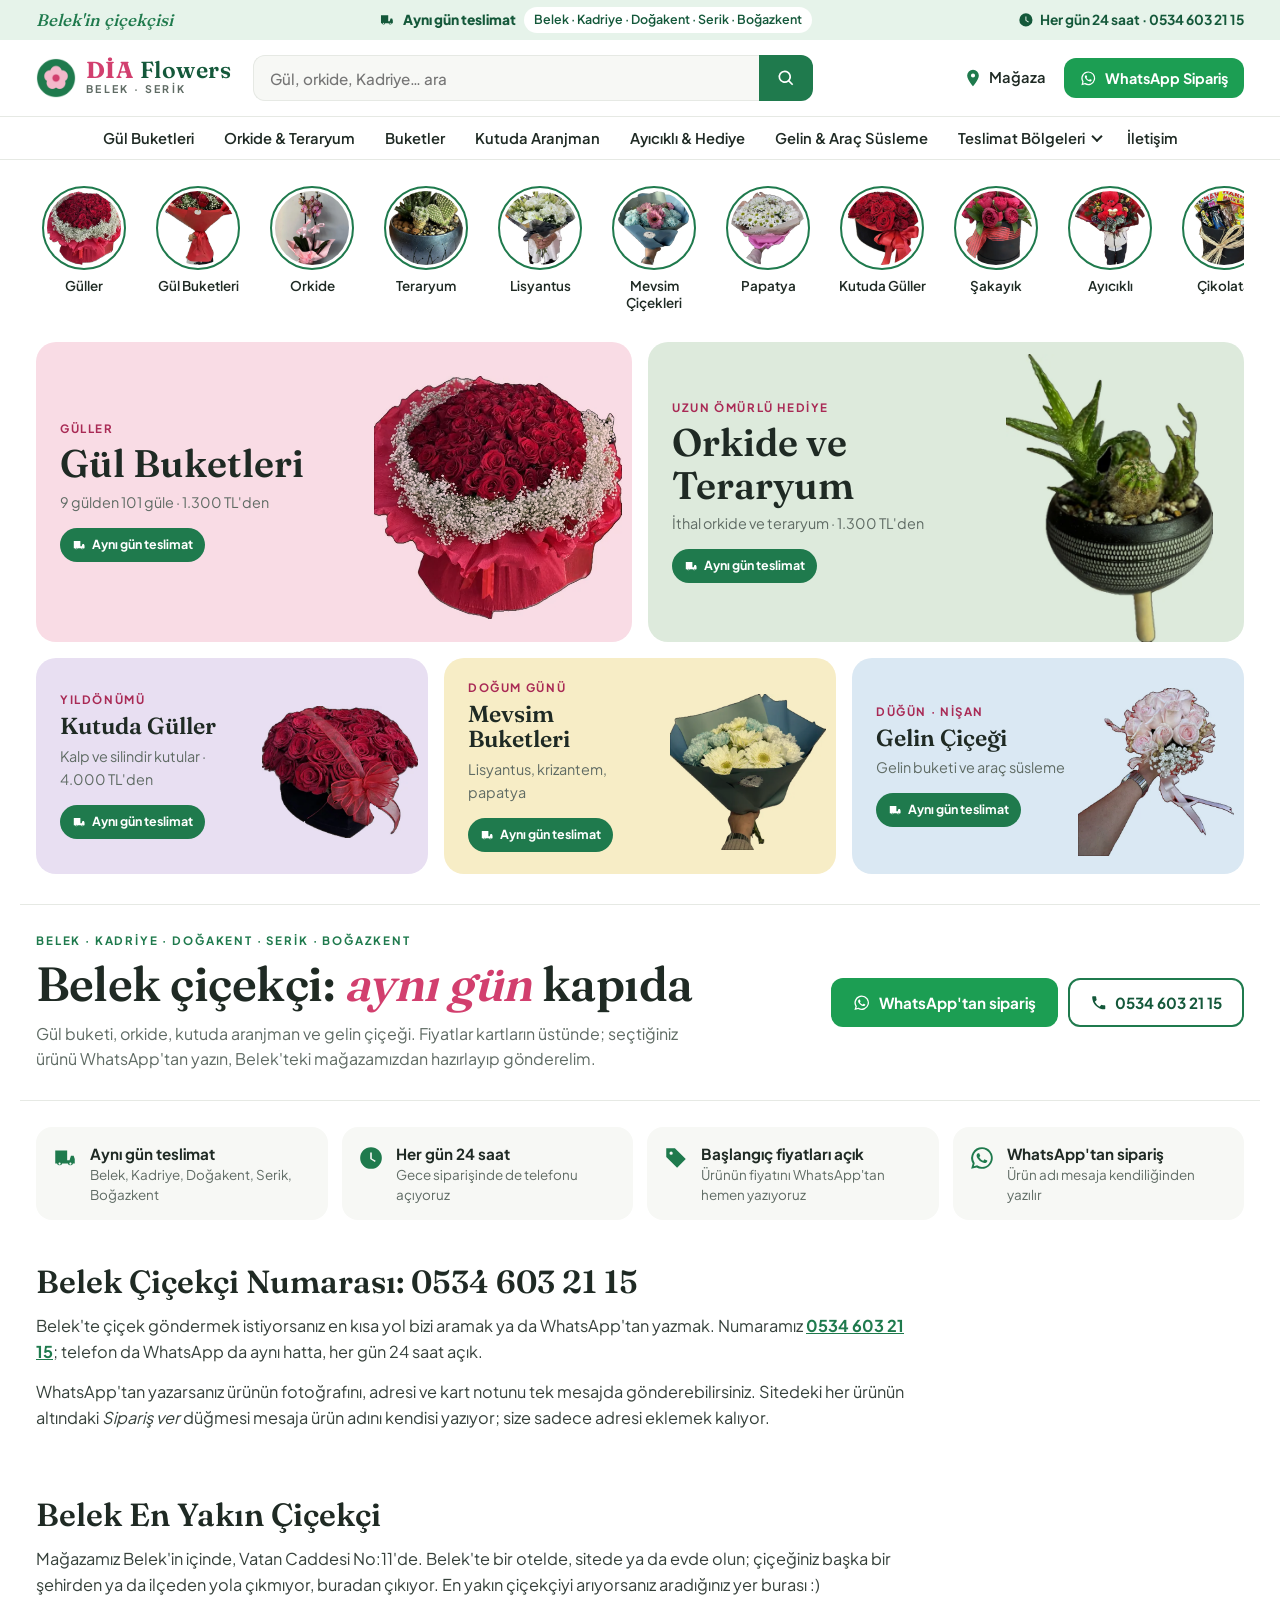
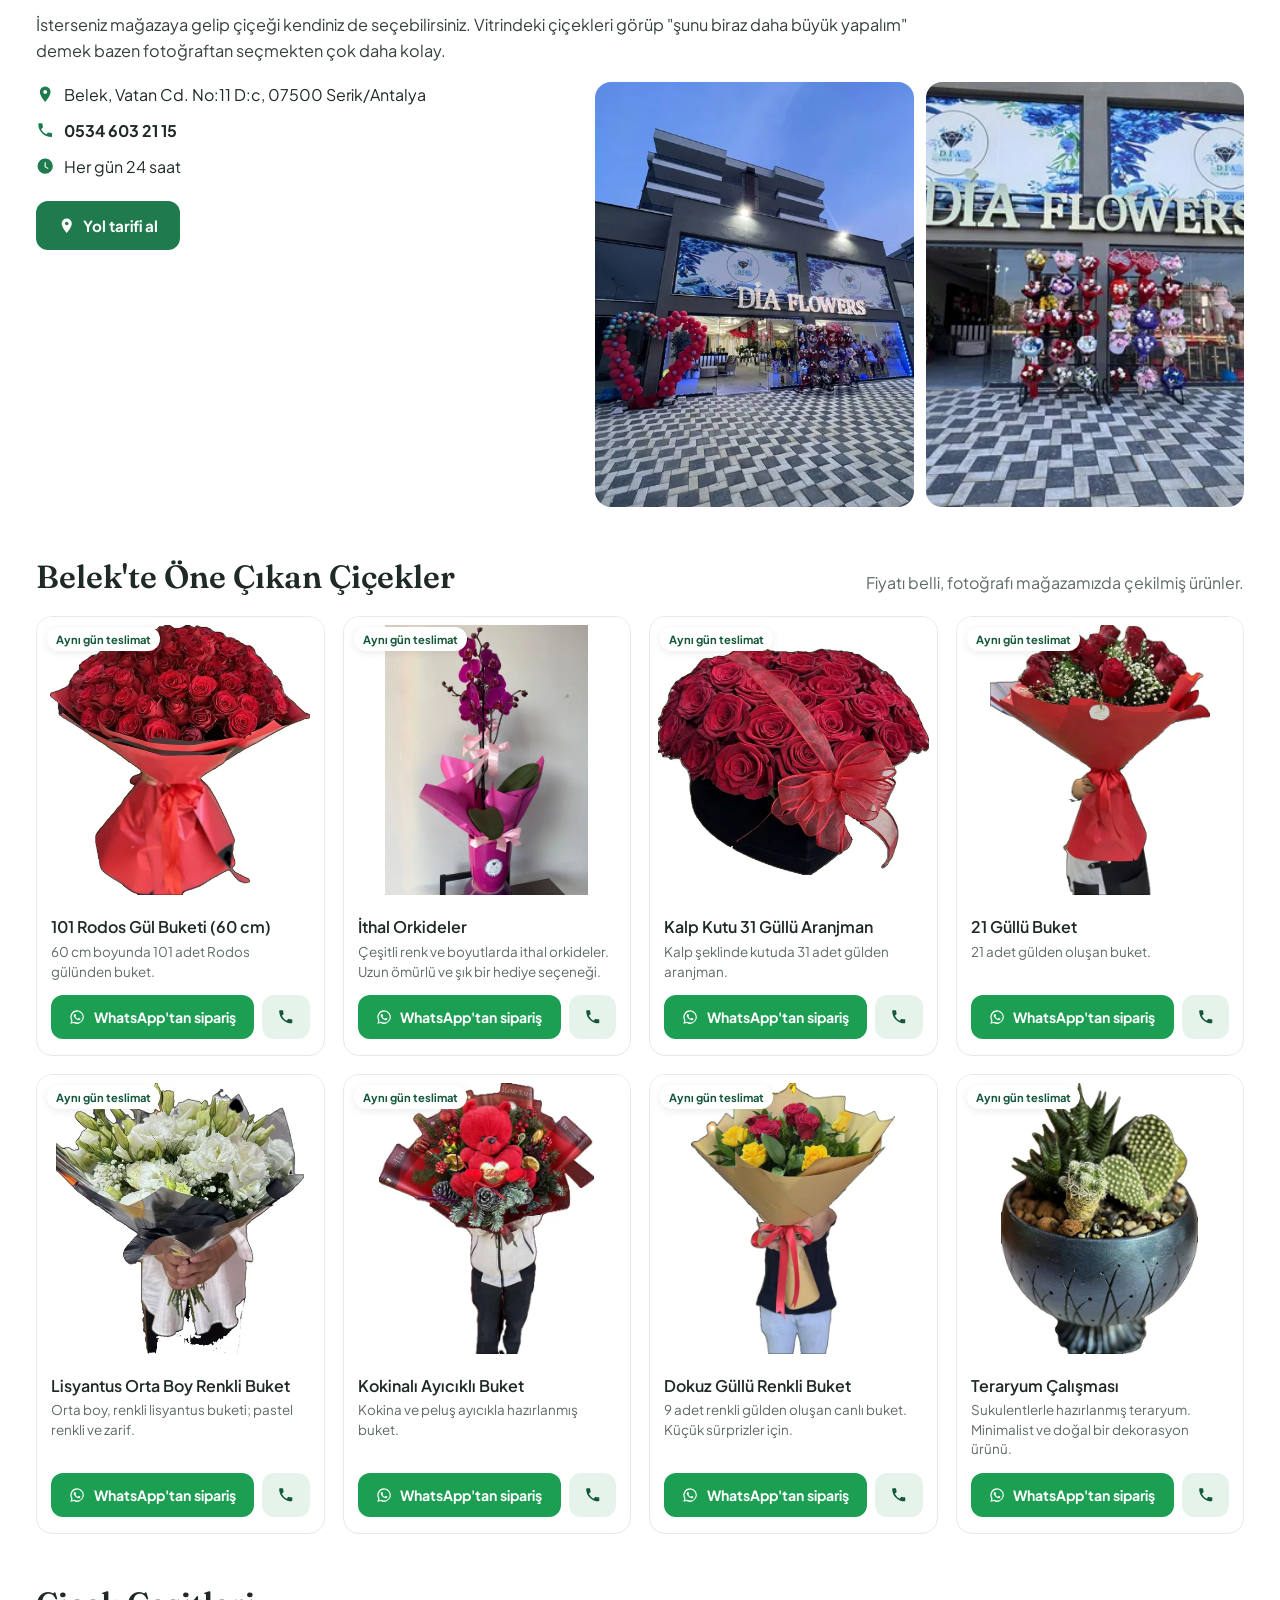
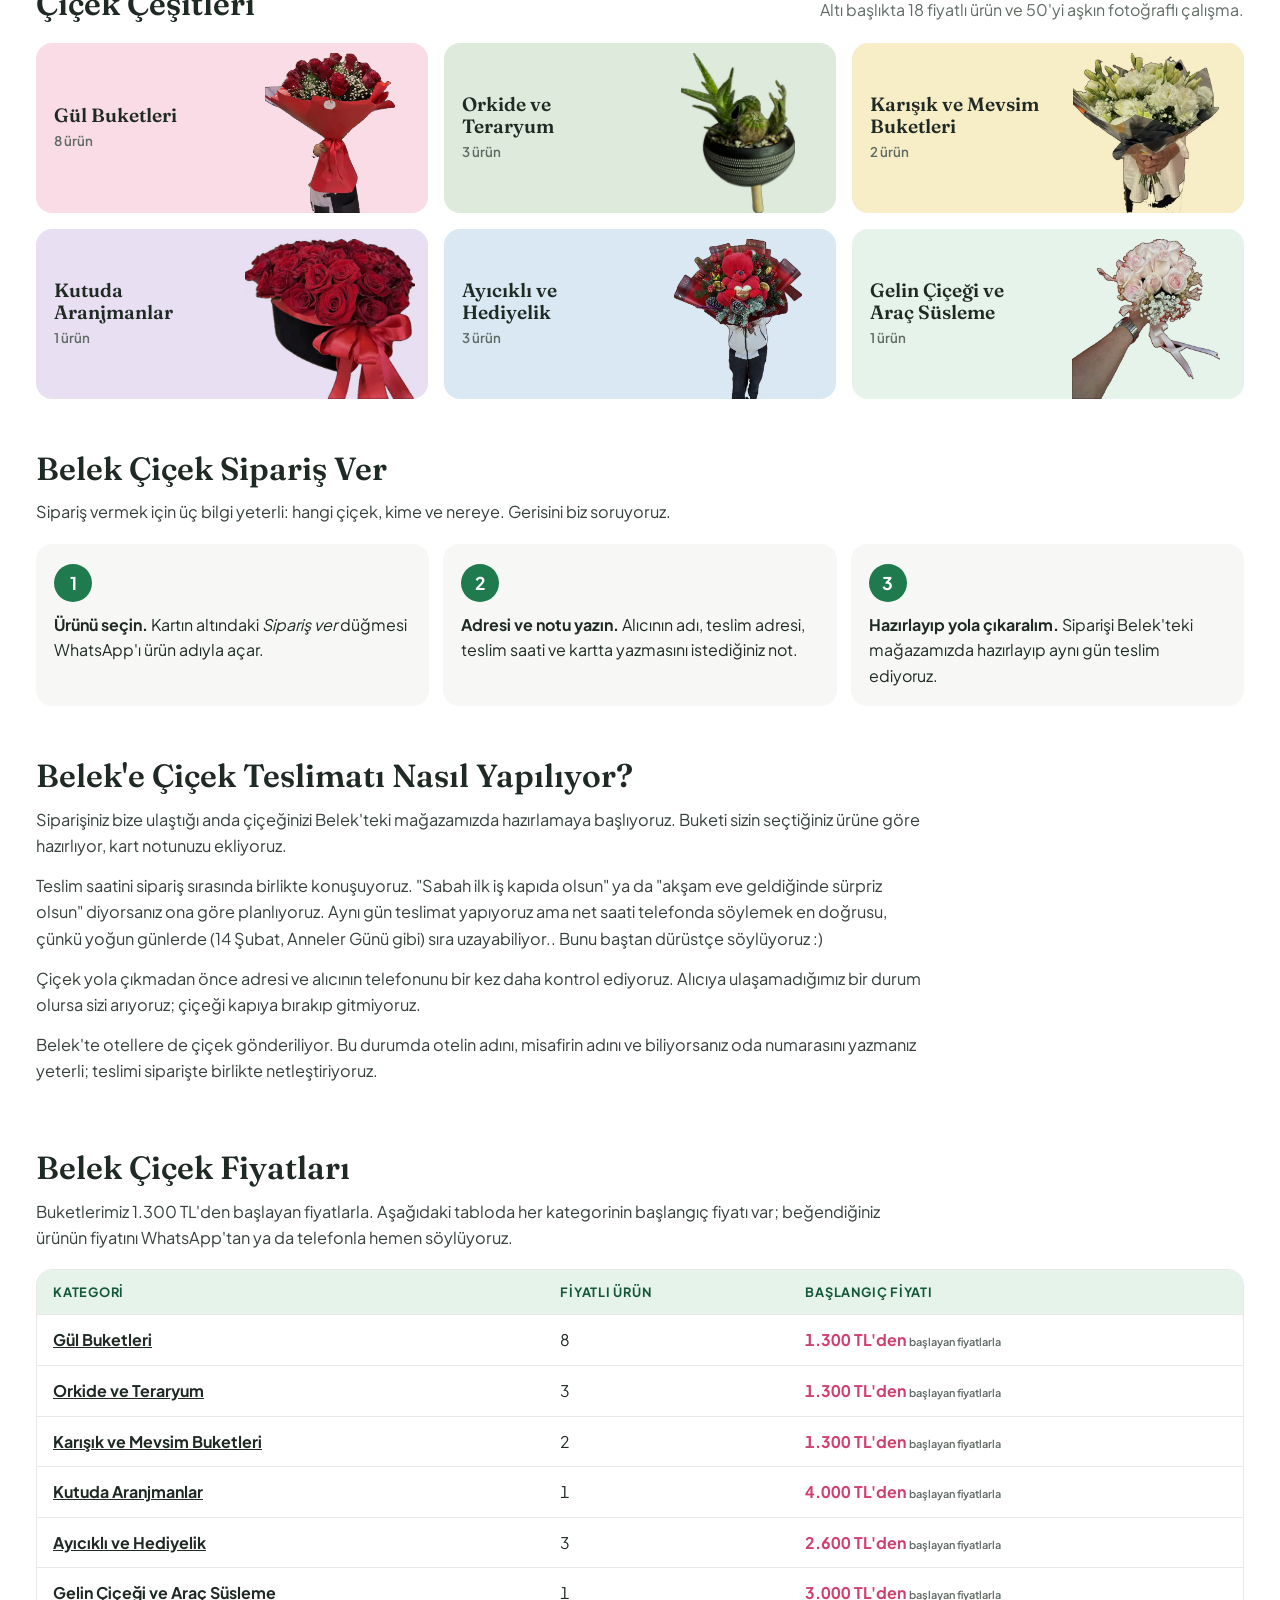
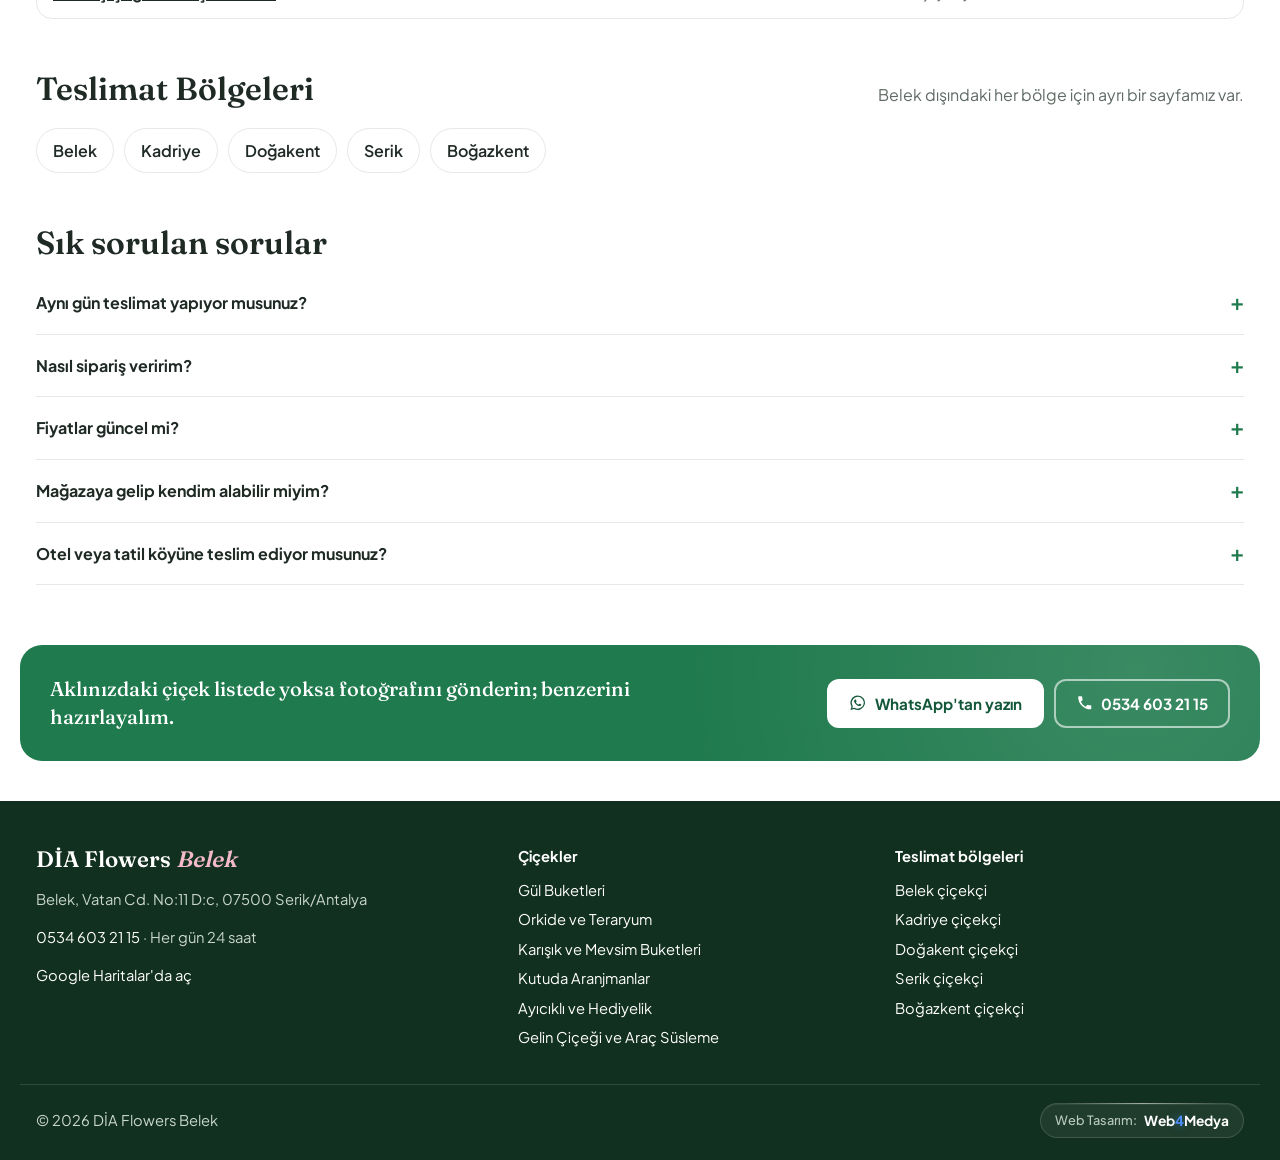
<file: index.html>
<!doctype html>
<html lang="tr">
<head>
<meta charset="utf-8">
<meta name="viewport" content="width=device-width, initial-scale=1">
<title>Belek Çiçekçi — Aynı Gün Çiçek Teslimatı | DİA Flowers</title>
<meta name="description" content="Belek, Kadriye, Doğakent, Serik ve Boğazkent&#x27;e aynı gün çiçek teslimatı. 1.300 TL&#x27;den başlayan fiyatlarla. Her gün 24 saat WhatsApp&#x27;tan sipariş.">
<link rel="canonical" href="https://diabelekflowers.com/">
<meta name="theme-color" content="#1F7A4D">
<meta property="og:type" content="website"><meta property="og:locale" content="tr_TR">
<meta property="og:title" content="Belek Çiçekçi — Aynı Gün Çiçek Teslimatı | DİA Flowers"><meta property="og:description" content="Belek, Kadriye, Doğakent, Serik ve Boğazkent&#x27;e aynı gün çiçek teslimatı. 1.300 TL&#x27;den başlayan fiyatlarla. Her gün 24 saat WhatsApp&#x27;tan sipariş.">
<meta property="og:url" content="https://diabelekflowers.com/"><meta property="og:image" content="https://diabelekflowers.com/images/og.jpg">
<link rel="icon" href="favicon.ico" sizes="any"><link rel="icon" type="image/png" sizes="192x192" href="images/favicon-192.png">
<link rel="apple-touch-icon" href="images/favicon-192.png">
<link rel="preload" href="assets/fonts/fraunces-latin.woff2" as="font" type="font/woff2" crossorigin>
<link rel="stylesheet" href="assets/css/site.css?v=712b834b">
<script type="application/ld+json">{"@context": "https://schema.org", "@type": "Florist", "@id": "https://diabelekflowers.com/#isletme", "name": "DİA Flowers Belek", "alternateName": ["Belek Flowers Dia", "Serik DİA Flowers"], "url": "https://diabelekflowers.com/", "telephone": "+90 534 603 21 15", "email": "info@serikdiaflowers.com", "address": {"@type": "PostalAddress", "streetAddress": "Belek, Vatan Cd. No:11 D:c", "postalCode": "07500", "addressLocality": "Serik", "addressRegion": "Antalya", "addressCountry": "TR"}, "geo": {"@type": "GeoCoordinates", "latitude": 36.860642, "longitude": 31.060966}, "hasMap": "https://maps.google.com/?cid=12766109161344211274", "priceRange": "1.300 TL – 8.600 TL", "openingHoursSpecification": {"@type": "OpeningHoursSpecification", "dayOfWeek": ["Monday", "Tuesday", "Wednesday", "Thursday", "Friday", "Saturday", "Sunday"], "opens": "00:00", "closes": "23:59"}, "image": "https://diabelekflowers.com/images/magaza-900.webp", "areaServed": [{"@type": "Place", "name": "Belek, Serik, Antalya"}, {"@type": "Place", "name": "Kadriye, Serik, Antalya"}, {"@type": "Place", "name": "Doğakent, Serik, Antalya"}, {"@type": "Place", "name": "Serik, Serik, Antalya"}, {"@type": "Place", "name": "Boğazkent, Serik, Antalya"}]}</script><script type="application/ld+json">{"@context": "https://schema.org", "@type": "FAQPage", "mainEntity": [{"@type": "Question", "name": "Aynı gün teslimat yapıyor musunuz?", "acceptedAnswer": {"@type": "Answer", "text": "Evet. Belek, Kadriye, Doğakent, Serik ve Boğazkent'e aynı gün teslimat yapıyoruz. Siparişin saatini WhatsApp'tan yazdığınızda teslim saatini size söylüyoruz."}}, {"@type": "Question", "name": "Nasıl sipariş veririm?", "acceptedAnswer": {"@type": "Answer", "text": "Beğendiğiniz ürünün altındaki WhatsApp düğmesine basın; ürün adı mesaja kendiliğinden yazılır. Teslimat adresini, alıcının adını ve kart notunu ekleyin. İsterseniz 0534 603 21 15'i de arayabilirsiniz."}}, {"@type": "Question", "name": "Fiyatlar güncel mi?", "acceptedAnswer": {"@type": "Answer", "text": "Sitede her kategorinin başlangıç fiyatı yazıyor. Beğendiğiniz ürünün güncel fiyatını WhatsApp'tan ya da telefonla hemen söylüyoruz; özel tasarımlar için fotoğraf gönderebilirsiniz."}}, {"@type": "Question", "name": "Mağazaya gelip kendim alabilir miyim?", "acceptedAnswer": {"@type": "Answer", "text": "Evet. Mağazamız Belek, Vatan Caddesi No:11'de. Her gün 24 saat açığız."}}, {"@type": "Question", "name": "Otel veya tatil köyüne teslim ediyor musunuz?", "acceptedAnswer": {"@type": "Answer", "text": "Teslimat adresi olarak otel adını ve oda/misafir adını yazmanız yeterli; teslim koşullarını siparişte birlikte netleştiriyoruz."}}]}</script>
</head>
<body>
<a class="atla" href="#icerik">İçeriğe geç</a>
<div class="duyuru"><div class="kap duyuru-ic">
 <span class="duyuru-slogan">Belek'in çiçekçisi</span>
 <span class="duyuru-orta"><svg viewBox="0 0 24 24" aria-hidden="true"><path d="M3 5h11v9h2.2l1.3-4H20l1 3v4h-1.6a2.5 2.5 0 0 1-4.8 0H9.4a2.5 2.5 0 0 1-4.8 0H3zm4 13.2a1 1 0 1 0 0-2 1 1 0 0 0 0 2zm10 0a1 1 0 1 0 0-2 1 1 0 0 0 0 2z"/></svg><b>Aynı gün teslimat</b><span class="duyuru-ay">Belek · Kadriye · Doğakent · Serik · Boğazkent</span></span>
 <a class="duyuru-tel" href="tel:+905346032115"><svg viewBox="0 0 24 24" aria-hidden="true"><path d="M12 2a10 10 0 1 0 10 10A10 10 0 0 0 12 2zm.75 10.4 3.6 2.15-.75 1.25L11.25 13V7h1.5z"/></svg>Her gün 24 saat · 0534 603 21 15</a>
</div></div>
<header class="ust">
 <div class="kap ust-ic">
  <a class="logo" href="" aria-label="DİA Flowers Belek anasayfa"><img src="images/favicon-192.png" width="40" height="40" alt=""><span class="logo-y"><span class="logo-dia">DİA <i>Flowers</i></span><small>Belek · Serik</small></span></a>
  <form class="ara" role="search" action="" data-kok="" onsubmit="return false">
   <label class="atla" for="ara-g">Ürün, kategori ya da bölge ara</label>
   <input id="ara-g" type="search" placeholder="Gül, orkide, Kadriye… ara" autocomplete="off" enterkeyhint="search">
   <button type="submit" aria-label="Ara"><svg viewBox="0 0 24 24" aria-hidden="true"><path d="M10.5 3a7.5 7.5 0 0 1 5.9 12.1l4.3 4.3-1.4 1.4-4.3-4.3A7.5 7.5 0 1 1 10.5 3zm0 2a5.5 5.5 0 1 0 0 11 5.5 5.5 0 0 0 0-11z"/></svg></button>
   <div class="ara-sonuc" hidden></div>
  </form>
  <div class="ust-sag">
   <a class="ik-l" href="iletisim/"><svg viewBox="0 0 24 24" aria-hidden="true"><path d="M12 2a7 7 0 0 0-7 7c0 5.25 7 13 7 13s7-7.75 7-13a7 7 0 0 0-7-7zm0 9.5A2.5 2.5 0 1 1 12 6.5a2.5 2.5 0 0 1 0 5z"/></svg><span>Mağaza</span></a>
   <a class="dg dg-wa" href="https://wa.me/905346032115?text=Merhaba%2C%20%C3%A7i%C3%A7ek%20sipari%C5%9Fi%20vermek%20istiyorum." rel="noopener" target="_blank"><svg viewBox="0 0 24 24" aria-hidden="true"><path d="M12 2a10 10 0 0 0-8.6 15.1L2 22l5-1.3A10 10 0 1 0 12 2zm0 18.2a8.2 8.2 0 0 1-4.2-1.2l-.3-.2-3 .8.8-2.9-.2-.3A8.2 8.2 0 1 1 12 20.2zm4.5-6.1c-.25-.12-1.47-.72-1.7-.8-.23-.09-.4-.13-.56.12-.17.25-.64.8-.79.97-.14.17-.29.19-.54.06a6.7 6.7 0 0 1-3.3-2.9c-.25-.43.25-.4.71-1.33a.45.45 0 0 0-.02-.42c-.06-.12-.56-1.35-.77-1.85-.2-.48-.4-.42-.56-.42h-.47a.9.9 0 0 0-.65.3 2.7 2.7 0 0 0-.85 2.02 4.7 4.7 0 0 0 1 2.5 10.8 10.8 0 0 0 4.1 3.65c1.53.66 2.13.71 2.9.6.47-.07 1.47-.6 1.67-1.18.21-.58.21-1.08.15-1.18-.06-.1-.23-.17-.48-.29z"/></svg><span class="dg-yz">WhatsApp Sipariş</span></a>
   <button class="menu-d" type="button" aria-controls="menu" aria-expanded="false" aria-label="Menüyü aç"><svg viewBox="0 0 24 24" aria-hidden="true"><path d="M3 6h18v2H3zm0 5h18v2H3zm0 5h18v2H3z"/></svg></button>
  </div>
 </div>
 <nav class="menu" id="menu" aria-label="Kategoriler">
  <div class="kap menu-ic"><a href="gul-buketleri/">Gül Buketleri</a><a href="orkide-teraryum/">Orkide &amp; Teraryum</a><a href="buketler/">Buketler</a><a href="kutuda-aranjman/">Kutuda Aranjman</a><a href="hediye-ayicikli/">Ayıcıklı &amp; Hediye</a><a href="gelin-cicegi-arac-susleme/">Gelin &amp; Araç Süsleme</a>
   <div class="acilir"><button type="button" class="acilir-d" aria-expanded="false">Teslimat Bölgeleri</button><div class="acilir-ic"><a href="">Belek</a><a href="kadriye-cicekci/">Kadriye</a><a href="dogakent-cicekci/">Doğakent</a><a href="serik-cicekci/">Serik</a><a href="bogazkent-cicekci/">Boğazkent</a></div></div>
   <a href="iletisim/" class="menu-son">İletişim</a>
  </div>
 </nav>
</header>
<main id="icerik">
<section class="kap balonlar" aria-label="Çiçek kategorileri"><div class="balon-serit"><a class="balon" href="gul-buketleri/"><span class="balon-g"><img class="" src="images/101gul-900.webp" srcset="images/101gul-480.webp 480w, images/101gul-900.webp 900w" sizes="96px" width="900" height="880" alt="Güller" loading="lazy" decoding="async"></span><span>Güller</span></a><a class="balon" href="gul-buketleri/"><span class="balon-g"><img class="" src="images/21gullu1-900.webp" srcset="images/21gullu1-480.webp 480w, images/21gullu1-900.webp 900w" sizes="96px" width="900" height="1105" alt="Gül Buketleri" loading="lazy" decoding="async"></span><span>Gül Buketleri</span></a><a class="balon" href="orkide-teraryum/"><span class="balon-g"><img class="" src="images/orkide2-900.webp" srcset="images/orkide2-480.webp 480w, images/orkide2-900.webp 900w" sizes="96px" width="900" height="1200" alt="Orkide" loading="lazy" decoding="async"></span><span>Orkide</span></a><a class="balon" href="orkide-teraryum/"><span class="balon-g"><img class="" src="images/tereryum1-900.webp" srcset="images/tereryum1-480.webp 480w, images/tereryum1-900.webp 900w" sizes="96px" width="900" height="1233" alt="Teraryum" loading="lazy" decoding="async"></span><span>Teraryum</span></a><a class="balon" href="buketler/"><span class="balon-g"><img class="" src="images/lisyantus1-900.webp" srcset="images/lisyantus1-480.webp 480w, images/lisyantus1-900.webp 900w" sizes="96px" width="900" height="982" alt="Lisyantus" loading="lazy" decoding="async"></span><span>Lisyantus</span></a><a class="balon" href="buketler/"><span class="balon-g"><img class="" src="images/mevsimcicekleri1-900.webp" srcset="images/mevsimcicekleri1-480.webp 480w, images/mevsimcicekleri1-900.webp 900w" sizes="96px" width="900" height="958" alt="Mevsim Çiçekleri" loading="lazy" decoding="async"></span><span>Mevsim Çiçekleri</span></a><a class="balon" href="buketler/"><span class="balon-g"><img class="" src="images/papatya-900.webp" srcset="images/papatya-480.webp 480w, images/papatya-900.webp 900w" sizes="96px" width="900" height="858" alt="Papatya" loading="lazy" decoding="async"></span><span>Papatya</span></a><a class="balon" href="kutuda-aranjman/"><span class="balon-g"><img class="" src="images/kutudakirmiziarajman-900.webp" srcset="images/kutudakirmiziarajman-480.webp 480w, images/kutudakirmiziarajman-900.webp 900w" sizes="96px" width="900" height="848" alt="Kutuda Güller" loading="lazy" decoding="async"></span><span>Kutuda Güller</span></a><a class="balon" href="kutuda-aranjman/"><span class="balon-g"><img class="" src="images/sakayim1-900.webp" srcset="images/sakayim1-480.webp 480w, images/sakayim1-900.webp 900w" sizes="96px" width="900" height="1023" alt="Şakayık" loading="lazy" decoding="async"></span><span>Şakayık</span></a><a class="balon" href="hediye-ayicikli/"><span class="balon-g"><img class="" src="images/kokoinali-900.webp" srcset="images/kokoinali-480.webp 480w, images/kokoinali-900.webp 900w" sizes="96px" width="900" height="1131" alt="Ayıcıklı" loading="lazy" decoding="async"></span><span>Ayıcıklı</span></a><a class="balon" href="hediye-ayicikli/"><span class="balon-g"><img class="" src="images/cikolata1-900.webp" srcset="images/cikolata1-480.webp 480w, images/cikolata1-900.webp 900w" sizes="96px" width="900" height="1152" alt="Çikolata" loading="lazy" decoding="async"></span><span>Çikolata</span></a><a class="balon" href="gelin-cicegi-arac-susleme/"><span class="balon-g"><img class="" src="images/gelin1-900.webp" srcset="images/gelin1-480.webp 480w, images/gelin1-900.webp 900w" sizes="96px" width="900" height="968" alt="Gelin Çiçeği" loading="lazy" decoding="async"></span><span>Gelin Çiçeği</span></a><a class="balon" href="gelin-cicegi-arac-susleme/"><span class="balon-g"><img class="" src="images/araba1-900.webp" srcset="images/araba1-480.webp 480w, images/araba1-900.webp 900w" sizes="96px" width="900" height="1181" alt="Araç Süsleme" loading="lazy" decoding="async"></span><span>Araç Süsleme</span></a></div></section>
<section class="kap vitrin" aria-label="Öne çıkanlar">
 <div class="vitrin-b"><a class="ban ban-pembe ban-b" href="gul-buketleri/"><span class="ban-y"><small>Güller</small><strong>Gül Buketleri</strong><em>9 gülden 101 güle · 1.300 TL&#x27;den</em><span class="ban-p"><svg viewBox="0 0 24 24" aria-hidden="true"><path d="M3 5h11v9h2.2l1.3-4H20l1 3v4h-1.6a2.5 2.5 0 0 1-4.8 0H9.4a2.5 2.5 0 0 1-4.8 0H3zm4 13.2a1 1 0 1 0 0-2 1 1 0 0 0 0 2zm10 0a1 1 0 1 0 0-2 1 1 0 0 0 0 2z"/></svg>Aynı gün teslimat</span></span><img class="ban-g" src="images/101gul-900.webp" srcset="images/101gul-480.webp 480w, images/101gul-900.webp 900w" sizes="(max-width:640px) 45vw, 300px" width="900" height="880" alt="Gül Buketleri" fetchpriority="high"></a><a class="ban ban-ada ban-b" href="orkide-teraryum/"><span class="ban-y"><small>Uzun ömürlü hediye</small><strong>Orkide ve Teraryum</strong><em>İthal orkide ve teraryum · 1.300 TL&#x27;den</em><span class="ban-p"><svg viewBox="0 0 24 24" aria-hidden="true"><path d="M3 5h11v9h2.2l1.3-4H20l1 3v4h-1.6a2.5 2.5 0 0 1-4.8 0H9.4a2.5 2.5 0 0 1-4.8 0H3zm4 13.2a1 1 0 1 0 0-2 1 1 0 0 0 0 2zm10 0a1 1 0 1 0 0-2 1 1 0 0 0 0 2z"/></svg>Aynı gün teslimat</span></span><img class="ban-g" src="images/tereryum2-900.webp" srcset="images/tereryum2-480.webp 480w, images/tereryum2-900.webp 900w" sizes="(max-width:640px) 45vw, 300px" width="900" height="1253" alt="Orkide ve Teraryum" fetchpriority="high"></a></div>
 <div class="vitrin-k"><a class="ban ban-lila" href="kutuda-aranjman/"><span class="ban-y"><small>Yıldönümü</small><strong>Kutuda Güller</strong><em>Kalp ve silindir kutular · 4.000 TL&#x27;den</em><span class="ban-p"><svg viewBox="0 0 24 24" aria-hidden="true"><path d="M3 5h11v9h2.2l1.3-4H20l1 3v4h-1.6a2.5 2.5 0 0 1-4.8 0H9.4a2.5 2.5 0 0 1-4.8 0H3zm4 13.2a1 1 0 1 0 0-2 1 1 0 0 0 0 2zm10 0a1 1 0 1 0 0-2 1 1 0 0 0 0 2z"/></svg>Aynı gün teslimat</span></span><img class="ban-g" src="images/kalp1-900.webp" srcset="images/kalp1-480.webp 480w, images/kalp1-900.webp 900w" sizes="(max-width:640px) 45vw, 300px" width="900" height="761" alt="Kutuda Güller" loading="lazy" decoding="async"></a><a class="ban ban-sari" href="buketler/"><span class="ban-y"><small>Doğum Günü</small><strong>Mevsim Buketleri</strong><em>Lisyantus, krizantem, papatya</em><span class="ban-p"><svg viewBox="0 0 24 24" aria-hidden="true"><path d="M3 5h11v9h2.2l1.3-4H20l1 3v4h-1.6a2.5 2.5 0 0 1-4.8 0H9.4a2.5 2.5 0 0 1-4.8 0H3zm4 13.2a1 1 0 1 0 0-2 1 1 0 0 0 0 2zm10 0a1 1 0 1 0 0-2 1 1 0 0 0 0 2z"/></svg>Aynı gün teslimat</span></span><img class="ban-g" src="images/mevsimcicekleri2-900.webp" srcset="images/mevsimcicekleri2-480.webp 480w, images/mevsimcicekleri2-900.webp 900w" sizes="(max-width:640px) 45vw, 300px" width="900" height="896" alt="Mevsim Buketleri" loading="lazy" decoding="async"></a><a class="ban ban-mavi" href="gelin-cicegi-arac-susleme/"><span class="ban-y"><small>Düğün · Nişan</small><strong>Gelin Çiçeği</strong><em>Gelin buketi ve araç süsleme</em><span class="ban-p"><svg viewBox="0 0 24 24" aria-hidden="true"><path d="M3 5h11v9h2.2l1.3-4H20l1 3v4h-1.6a2.5 2.5 0 0 1-4.8 0H9.4a2.5 2.5 0 0 1-4.8 0H3zm4 13.2a1 1 0 1 0 0-2 1 1 0 0 0 0 2zm10 0a1 1 0 1 0 0-2 1 1 0 0 0 0 2z"/></svg>Aynı gün teslimat</span></span><img class="ban-g" src="images/gelin1-900.webp" srcset="images/gelin1-480.webp 480w, images/gelin1-900.webp 900w" sizes="(max-width:640px) 45vw, 300px" width="900" height="968" alt="Gelin Çiçeği" loading="lazy" decoding="async"></a></div>
</section>
<section class="kap giris">
 <div><p class="ust-etiket">Belek · Kadriye · Doğakent · Serik · Boğazkent</p>
  <h1 class="giris-bas">Belek çiçekçi: <em>aynı gün</em> kapıda</h1>
  <p class="giris-p">Gül buketi, orkide, kutuda aranjman ve gelin çiçeği. Fiyatlar kartların üstünde; seçtiğiniz ürünü WhatsApp'tan yazın, Belek'teki mağazamızdan hazırlayıp gönderelim.</p></div>
 <div class="giris-d"><a class="btn btn-wa" href="https://wa.me/905346032115?text=Merhaba%2C%20%C3%A7i%C3%A7ek%20sipari%C5%9Fi%20vermek%20istiyorum." rel="noopener" target="_blank"><svg viewBox="0 0 24 24" aria-hidden="true"><path d="M12 2a10 10 0 0 0-8.6 15.1L2 22l5-1.3A10 10 0 1 0 12 2zm0 18.2a8.2 8.2 0 0 1-4.2-1.2l-.3-.2-3 .8.8-2.9-.2-.3A8.2 8.2 0 1 1 12 20.2zm4.5-6.1c-.25-.12-1.47-.72-1.7-.8-.23-.09-.4-.13-.56.12-.17.25-.64.8-.79.97-.14.17-.29.19-.54.06a6.7 6.7 0 0 1-3.3-2.9c-.25-.43.25-.4.71-1.33a.45.45 0 0 0-.02-.42c-.06-.12-.56-1.35-.77-1.85-.2-.48-.4-.42-.56-.42h-.47a.9.9 0 0 0-.65.3 2.7 2.7 0 0 0-.85 2.02 4.7 4.7 0 0 0 1 2.5 10.8 10.8 0 0 0 4.1 3.65c1.53.66 2.13.71 2.9.6.47-.07 1.47-.6 1.67-1.18.21-.58.21-1.08.15-1.18-.06-.1-.23-.17-.48-.29z"/></svg>WhatsApp'tan sipariş</a><a class="btn btn-acik" href="tel:+905346032115"><svg viewBox="0 0 24 24" aria-hidden="true"><path d="M6.6 10.8a15.1 15.1 0 0 0 6.6 6.6l2.2-2.2a1 1 0 0 1 1-.25 11.4 11.4 0 0 0 3.6.57 1 1 0 0 1 1 1V20a1 1 0 0 1-1 1A17 17 0 0 1 3 4a1 1 0 0 1 1-1h3.5a1 1 0 0 1 1 1c0 1.25.2 2.45.57 3.57a1 1 0 0 1-.25 1z"/></svg>0534 603 21 15</a></div>
</section>
<ul class="guven kap">
 <li><svg viewBox="0 0 24 24" aria-hidden="true"><path d="M3 5h11v9h2.2l1.3-4H20l1 3v4h-1.6a2.5 2.5 0 0 1-4.8 0H9.4a2.5 2.5 0 0 1-4.8 0H3zm4 13.2a1 1 0 1 0 0-2 1 1 0 0 0 0 2zm10 0a1 1 0 1 0 0-2 1 1 0 0 0 0 2z"/></svg><span><b>Aynı gün teslimat</b>Belek, Kadriye, Doğakent, Serik, Boğazkent</span></li>
 <li><svg viewBox="0 0 24 24" aria-hidden="true"><path d="M12 2a10 10 0 1 0 10 10A10 10 0 0 0 12 2zm.75 10.4 3.6 2.15-.75 1.25L11.25 13V7h1.5z"/></svg><span><b>Her gün 24 saat</b>Gece siparişinde de telefonu açıyoruz</span></li>
 <li><svg viewBox="0 0 24 24" aria-hidden="true"><path d="M3 3h8l10 10-8 8L3 11zm4.5 6A1.5 1.5 0 1 0 6 7.5 1.5 1.5 0 0 0 7.5 9z"/></svg><span><b>Başlangıç fiyatları açık</b>Ürünün fiyatını WhatsApp'tan hemen yazıyoruz</span></li>
 <li><svg viewBox="0 0 24 24" aria-hidden="true"><path d="M12 2a10 10 0 0 0-8.6 15.1L2 22l5-1.3A10 10 0 1 0 12 2zm0 18.2a8.2 8.2 0 0 1-4.2-1.2l-.3-.2-3 .8.8-2.9-.2-.3A8.2 8.2 0 1 1 12 20.2zm4.5-6.1c-.25-.12-1.47-.72-1.7-.8-.23-.09-.4-.13-.56.12-.17.25-.64.8-.79.97-.14.17-.29.19-.54.06a6.7 6.7 0 0 1-3.3-2.9c-.25-.43.25-.4.71-1.33a.45.45 0 0 0-.02-.42c-.06-.12-.56-1.35-.77-1.85-.2-.48-.4-.42-.56-.42h-.47a.9.9 0 0 0-.65.3 2.7 2.7 0 0 0-.85 2.02 4.7 4.7 0 0 0 1 2.5 10.8 10.8 0 0 0 4.1 3.65c1.53.66 2.13.71 2.9.6.47-.07 1.47-.6 1.67-1.18.21-.58.21-1.08.15-1.18-.06-.1-.23-.17-.48-.29z"/></svg><span><b>WhatsApp'tan sipariş</b>Ürün adı mesaja kendiliğinden yazılır</span></li>
</ul>
<section class="bolum kap yazi"><h2>Belek Çiçekçi Numarası: 0534 603 21 15</h2><div class="yz"><p>Belek'te çiçek göndermek istiyorsanız en kısa yol bizi aramak ya da WhatsApp'tan yazmak. Numaramız <a href="tel:+905346032115">0534 603 21 15</a>; telefon da WhatsApp da aynı hatta, her gün 24 saat açık.</p><p>WhatsApp'tan yazarsanız ürünün fotoğrafını, adresi ve kart notunu tek mesajda gönderebilirsiniz. Sitedeki her ürünün altındaki <em>Sipariş ver</em> düğmesi mesaja ürün adını kendisi yazıyor; size sadece adresi eklemek kalıyor.</p></div></section>
<section class="bolum kap yazi genis"><h2>Belek En Yakın Çiçekçi</h2><div class="yz"><p>Mağazamız Belek'in içinde, Vatan Caddesi No:11'de. Belek'te bir otelde, sitede ya da evde olun; çiçeğiniz başka bir şehirden ya da ilçeden yola çıkmıyor, buradan çıkıyor. En yakın çiçekçiyi arıyorsanız aradığınız yer burası :)</p><p>İsterseniz mağazaya gelip çiçeği kendiniz de seçebilirsiniz. Vitrindeki çiçekleri görüp "şunu biraz daha büyük yapalım" demek bazen fotoğraftan seçmekten çok daha kolay.</p></div><div class="magaza">
 <div class="mg-yazi">
  <ul class="bilgi">
   <li><svg viewBox="0 0 24 24" aria-hidden="true"><path d="M12 2a7 7 0 0 0-7 7c0 5.25 7 13 7 13s7-7.75 7-13a7 7 0 0 0-7-7zm0 9.5A2.5 2.5 0 1 1 12 6.5a2.5 2.5 0 0 1 0 5z"/></svg><span>Belek, Vatan Cd. No:11 D:c, 07500 Serik/Antalya</span></li>
   <li><svg viewBox="0 0 24 24" aria-hidden="true"><path d="M6.6 10.8a15.1 15.1 0 0 0 6.6 6.6l2.2-2.2a1 1 0 0 1 1-.25 11.4 11.4 0 0 0 3.6.57 1 1 0 0 1 1 1V20a1 1 0 0 1-1 1A17 17 0 0 1 3 4a1 1 0 0 1 1-1h3.5a1 1 0 0 1 1 1c0 1.25.2 2.45.57 3.57a1 1 0 0 1-.25 1z"/></svg><a href="tel:+905346032115">0534 603 21 15</a></li>
   <li><svg viewBox="0 0 24 24" aria-hidden="true"><path d="M12 2a10 10 0 1 0 10 10A10 10 0 0 0 12 2zm.75 10.4 3.6 2.15-.75 1.25L11.25 13V7h1.5z"/></svg><span>Her gün 24 saat</span></li>
  </ul>
  <a class="btn btn-ana" href="https://maps.google.com/?cid=12766109161344211274" rel="noopener" target="_blank"><svg viewBox="0 0 24 24" aria-hidden="true"><path d="M12 2a7 7 0 0 0-7 7c0 5.25 7 13 7 13s7-7.75 7-13a7 7 0 0 0-7-7zm0 9.5A2.5 2.5 0 1 1 12 6.5a2.5 2.5 0 0 1 0 5z"/></svg>Yol tarifi al</a></div>
 <div class="mg-foto"><figure><img class="" src="images/magaza-900.webp" srcset="images/magaza-480.webp 480w, images/magaza-900.webp 900w" sizes="(max-width:640px) 100vw, 360px" width="900" height="1200" alt="DİA Flowers Belek mağazası, akşam" loading="lazy" decoding="async"></figure><figure><img class="" src="images/dukkan1-900.webp" srcset="images/dukkan1-480.webp 480w, images/dukkan1-900.webp 900w" sizes="(max-width:640px) 100vw, 360px" width="900" height="675" alt="DİA Flowers mağaza vitrini" loading="lazy" decoding="async"></figure></div>
</div></section>

<section class="bolum kap"><div class="bas"><h2>Belek'te Öne Çıkan Çiçekler</h2><p>Fiyatı belli, fotoğrafı mağazamızda çekilmiş ürünler.</p></div>
 <div class="izgara"><article class="kart" id="101-rodos-gul-buketi-60-cm">
 <div class="kart-g"><img class="" src="images/rodos1-900.webp" srcset="images/rodos1-480.webp 480w, images/rodos1-900.webp 900w" sizes="(max-width:640px) 50vw, 300px" width="900" height="936" alt="101 Rodos Gül Buketi (60 cm) — DİA Flowers Belek" loading="lazy" decoding="async"><span class="rozet">Aynı gün teslimat</span></div>
 <div class="kart-ic">
  <h3>101 Rodos Gül Buketi (60 cm)</h3>
  <p class="kart-a">60 cm boyunda 101 adet Rodos gülünden buket.</p>
  <div class="kart-d"><a class="btn btn-wa" href="https://wa.me/905346032115?text=Merhaba%2C%20101%20Rodos%20G%C3%BCl%20Buketi%20%2860%20cm%29%20sipari%C5%9F%20vermek%20istiyorum.%20Fiyat%C4%B1n%C4%B1%20%C3%B6%C4%9Frenebilir%20miyim%3F" rel="noopener" target="_blank"><svg viewBox="0 0 24 24" aria-hidden="true"><path d="M12 2a10 10 0 0 0-8.6 15.1L2 22l5-1.3A10 10 0 1 0 12 2zm0 18.2a8.2 8.2 0 0 1-4.2-1.2l-.3-.2-3 .8.8-2.9-.2-.3A8.2 8.2 0 1 1 12 20.2zm4.5-6.1c-.25-.12-1.47-.72-1.7-.8-.23-.09-.4-.13-.56.12-.17.25-.64.8-.79.97-.14.17-.29.19-.54.06a6.7 6.7 0 0 1-3.3-2.9c-.25-.43.25-.4.71-1.33a.45.45 0 0 0-.02-.42c-.06-.12-.56-1.35-.77-1.85-.2-.48-.4-.42-.56-.42h-.47a.9.9 0 0 0-.65.3 2.7 2.7 0 0 0-.85 2.02 4.7 4.7 0 0 0 1 2.5 10.8 10.8 0 0 0 4.1 3.65c1.53.66 2.13.71 2.9.6.47-.07 1.47-.6 1.67-1.18.21-.58.21-1.08.15-1.18-.06-.1-.23-.17-.48-.29z"/></svg><span class="uzun">WhatsApp'tan sipariş</span><span class="kisa">Sipariş ver</span></a><a class="btn btn-ara" href="tel:+905346032115" aria-label="101 Rodos Gül Buketi (60 cm) için ara"><svg viewBox="0 0 24 24" aria-hidden="true"><path d="M6.6 10.8a15.1 15.1 0 0 0 6.6 6.6l2.2-2.2a1 1 0 0 1 1-.25 11.4 11.4 0 0 0 3.6.57 1 1 0 0 1 1 1V20a1 1 0 0 1-1 1A17 17 0 0 1 3 4a1 1 0 0 1 1-1h3.5a1 1 0 0 1 1 1c0 1.25.2 2.45.57 3.57a1 1 0 0 1-.25 1z"/></svg></a></div>
 </div>
</article><article class="kart" id="ithal-orkideler">
 <div class="kart-g"><img class="" src="images/orkide1-900.webp" srcset="images/orkide1-480.webp 480w, images/orkide1-900.webp 900w" sizes="(max-width:640px) 50vw, 300px" width="900" height="1200" alt="İthal Orkideler — DİA Flowers Belek" loading="lazy" decoding="async"><span class="rozet">Aynı gün teslimat</span></div>
 <div class="kart-ic">
  <h3>İthal Orkideler</h3>
  <p class="kart-a">Çeşitli renk ve boyutlarda ithal orkideler. Uzun ömürlü ve şık bir hediye seçeneği.</p>
  <div class="kart-d"><a class="btn btn-wa" href="https://wa.me/905346032115?text=Merhaba%2C%20%C4%B0thal%20Orkideler%20sipari%C5%9F%20vermek%20istiyorum.%20Fiyat%C4%B1n%C4%B1%20%C3%B6%C4%9Frenebilir%20miyim%3F" rel="noopener" target="_blank"><svg viewBox="0 0 24 24" aria-hidden="true"><path d="M12 2a10 10 0 0 0-8.6 15.1L2 22l5-1.3A10 10 0 1 0 12 2zm0 18.2a8.2 8.2 0 0 1-4.2-1.2l-.3-.2-3 .8.8-2.9-.2-.3A8.2 8.2 0 1 1 12 20.2zm4.5-6.1c-.25-.12-1.47-.72-1.7-.8-.23-.09-.4-.13-.56.12-.17.25-.64.8-.79.97-.14.17-.29.19-.54.06a6.7 6.7 0 0 1-3.3-2.9c-.25-.43.25-.4.71-1.33a.45.45 0 0 0-.02-.42c-.06-.12-.56-1.35-.77-1.85-.2-.48-.4-.42-.56-.42h-.47a.9.9 0 0 0-.65.3 2.7 2.7 0 0 0-.85 2.02 4.7 4.7 0 0 0 1 2.5 10.8 10.8 0 0 0 4.1 3.65c1.53.66 2.13.71 2.9.6.47-.07 1.47-.6 1.67-1.18.21-.58.21-1.08.15-1.18-.06-.1-.23-.17-.48-.29z"/></svg><span class="uzun">WhatsApp'tan sipariş</span><span class="kisa">Sipariş ver</span></a><a class="btn btn-ara" href="tel:+905346032115" aria-label="İthal Orkideler için ara"><svg viewBox="0 0 24 24" aria-hidden="true"><path d="M6.6 10.8a15.1 15.1 0 0 0 6.6 6.6l2.2-2.2a1 1 0 0 1 1-.25 11.4 11.4 0 0 0 3.6.57 1 1 0 0 1 1 1V20a1 1 0 0 1-1 1A17 17 0 0 1 3 4a1 1 0 0 1 1-1h3.5a1 1 0 0 1 1 1c0 1.25.2 2.45.57 3.57a1 1 0 0 1-.25 1z"/></svg></a></div>
 </div>
</article><article class="kart" id="kalp-kutu-31-gullu-aranjman">
 <div class="kart-g"><img class="" src="images/kalp1-900.webp" srcset="images/kalp1-480.webp 480w, images/kalp1-900.webp 900w" sizes="(max-width:640px) 50vw, 300px" width="900" height="761" alt="Kalp Kutu 31 Güllü Aranjman — DİA Flowers Belek" loading="lazy" decoding="async"><span class="rozet">Aynı gün teslimat</span></div>
 <div class="kart-ic">
  <h3>Kalp Kutu 31 Güllü Aranjman</h3>
  <p class="kart-a">Kalp şeklinde kutuda 31 adet gülden aranjman.</p>
  <div class="kart-d"><a class="btn btn-wa" href="https://wa.me/905346032115?text=Merhaba%2C%20Kalp%20Kutu%2031%20G%C3%BCll%C3%BC%20Aranjman%20sipari%C5%9F%20vermek%20istiyorum.%20Fiyat%C4%B1n%C4%B1%20%C3%B6%C4%9Frenebilir%20miyim%3F" rel="noopener" target="_blank"><svg viewBox="0 0 24 24" aria-hidden="true"><path d="M12 2a10 10 0 0 0-8.6 15.1L2 22l5-1.3A10 10 0 1 0 12 2zm0 18.2a8.2 8.2 0 0 1-4.2-1.2l-.3-.2-3 .8.8-2.9-.2-.3A8.2 8.2 0 1 1 12 20.2zm4.5-6.1c-.25-.12-1.47-.72-1.7-.8-.23-.09-.4-.13-.56.12-.17.25-.64.8-.79.97-.14.17-.29.19-.54.06a6.7 6.7 0 0 1-3.3-2.9c-.25-.43.25-.4.71-1.33a.45.45 0 0 0-.02-.42c-.06-.12-.56-1.35-.77-1.85-.2-.48-.4-.42-.56-.42h-.47a.9.9 0 0 0-.65.3 2.7 2.7 0 0 0-.85 2.02 4.7 4.7 0 0 0 1 2.5 10.8 10.8 0 0 0 4.1 3.65c1.53.66 2.13.71 2.9.6.47-.07 1.47-.6 1.67-1.18.21-.58.21-1.08.15-1.18-.06-.1-.23-.17-.48-.29z"/></svg><span class="uzun">WhatsApp'tan sipariş</span><span class="kisa">Sipariş ver</span></a><a class="btn btn-ara" href="tel:+905346032115" aria-label="Kalp Kutu 31 Güllü Aranjman için ara"><svg viewBox="0 0 24 24" aria-hidden="true"><path d="M6.6 10.8a15.1 15.1 0 0 0 6.6 6.6l2.2-2.2a1 1 0 0 1 1-.25 11.4 11.4 0 0 0 3.6.57 1 1 0 0 1 1 1V20a1 1 0 0 1-1 1A17 17 0 0 1 3 4a1 1 0 0 1 1-1h3.5a1 1 0 0 1 1 1c0 1.25.2 2.45.57 3.57a1 1 0 0 1-.25 1z"/></svg></a></div>
 </div>
</article><article class="kart" id="21-gullu-buket">
 <div class="kart-g"><img class="" src="images/21gullu1-900.webp" srcset="images/21gullu1-480.webp 480w, images/21gullu1-900.webp 900w" sizes="(max-width:640px) 50vw, 300px" width="900" height="1105" alt="21 Güllü Buket — DİA Flowers Belek" loading="lazy" decoding="async"><span class="rozet">Aynı gün teslimat</span></div>
 <div class="kart-ic">
  <h3>21 Güllü Buket</h3>
  <p class="kart-a">21 adet gülden oluşan buket.</p>
  <div class="kart-d"><a class="btn btn-wa" href="https://wa.me/905346032115?text=Merhaba%2C%2021%20G%C3%BCll%C3%BC%20Buket%20sipari%C5%9F%20vermek%20istiyorum.%20Fiyat%C4%B1n%C4%B1%20%C3%B6%C4%9Frenebilir%20miyim%3F" rel="noopener" target="_blank"><svg viewBox="0 0 24 24" aria-hidden="true"><path d="M12 2a10 10 0 0 0-8.6 15.1L2 22l5-1.3A10 10 0 1 0 12 2zm0 18.2a8.2 8.2 0 0 1-4.2-1.2l-.3-.2-3 .8.8-2.9-.2-.3A8.2 8.2 0 1 1 12 20.2zm4.5-6.1c-.25-.12-1.47-.72-1.7-.8-.23-.09-.4-.13-.56.12-.17.25-.64.8-.79.97-.14.17-.29.19-.54.06a6.7 6.7 0 0 1-3.3-2.9c-.25-.43.25-.4.71-1.33a.45.45 0 0 0-.02-.42c-.06-.12-.56-1.35-.77-1.85-.2-.48-.4-.42-.56-.42h-.47a.9.9 0 0 0-.65.3 2.7 2.7 0 0 0-.85 2.02 4.7 4.7 0 0 0 1 2.5 10.8 10.8 0 0 0 4.1 3.65c1.53.66 2.13.71 2.9.6.47-.07 1.47-.6 1.67-1.18.21-.58.21-1.08.15-1.18-.06-.1-.23-.17-.48-.29z"/></svg><span class="uzun">WhatsApp'tan sipariş</span><span class="kisa">Sipariş ver</span></a><a class="btn btn-ara" href="tel:+905346032115" aria-label="21 Güllü Buket için ara"><svg viewBox="0 0 24 24" aria-hidden="true"><path d="M6.6 10.8a15.1 15.1 0 0 0 6.6 6.6l2.2-2.2a1 1 0 0 1 1-.25 11.4 11.4 0 0 0 3.6.57 1 1 0 0 1 1 1V20a1 1 0 0 1-1 1A17 17 0 0 1 3 4a1 1 0 0 1 1-1h3.5a1 1 0 0 1 1 1c0 1.25.2 2.45.57 3.57a1 1 0 0 1-.25 1z"/></svg></a></div>
 </div>
</article><article class="kart" id="lisyantus-orta-boy-renkli-buket">
 <div class="kart-g"><img class="" src="images/lisyantus1-900.webp" srcset="images/lisyantus1-480.webp 480w, images/lisyantus1-900.webp 900w" sizes="(max-width:640px) 50vw, 300px" width="900" height="982" alt="Lisyantus Orta Boy Renkli Buket — DİA Flowers Belek" loading="lazy" decoding="async"><span class="rozet">Aynı gün teslimat</span></div>
 <div class="kart-ic">
  <h3>Lisyantus Orta Boy Renkli Buket</h3>
  <p class="kart-a">Orta boy, renkli lisyantus buketi; pastel renkli ve zarif.</p>
  <div class="kart-d"><a class="btn btn-wa" href="https://wa.me/905346032115?text=Merhaba%2C%20Lisyantus%20Orta%20Boy%20Renkli%20Buket%20sipari%C5%9F%20vermek%20istiyorum.%20Fiyat%C4%B1n%C4%B1%20%C3%B6%C4%9Frenebilir%20miyim%3F" rel="noopener" target="_blank"><svg viewBox="0 0 24 24" aria-hidden="true"><path d="M12 2a10 10 0 0 0-8.6 15.1L2 22l5-1.3A10 10 0 1 0 12 2zm0 18.2a8.2 8.2 0 0 1-4.2-1.2l-.3-.2-3 .8.8-2.9-.2-.3A8.2 8.2 0 1 1 12 20.2zm4.5-6.1c-.25-.12-1.47-.72-1.7-.8-.23-.09-.4-.13-.56.12-.17.25-.64.8-.79.97-.14.17-.29.19-.54.06a6.7 6.7 0 0 1-3.3-2.9c-.25-.43.25-.4.71-1.33a.45.45 0 0 0-.02-.42c-.06-.12-.56-1.35-.77-1.85-.2-.48-.4-.42-.56-.42h-.47a.9.9 0 0 0-.65.3 2.7 2.7 0 0 0-.85 2.02 4.7 4.7 0 0 0 1 2.5 10.8 10.8 0 0 0 4.1 3.65c1.53.66 2.13.71 2.9.6.47-.07 1.47-.6 1.67-1.18.21-.58.21-1.08.15-1.18-.06-.1-.23-.17-.48-.29z"/></svg><span class="uzun">WhatsApp'tan sipariş</span><span class="kisa">Sipariş ver</span></a><a class="btn btn-ara" href="tel:+905346032115" aria-label="Lisyantus Orta Boy Renkli Buket için ara"><svg viewBox="0 0 24 24" aria-hidden="true"><path d="M6.6 10.8a15.1 15.1 0 0 0 6.6 6.6l2.2-2.2a1 1 0 0 1 1-.25 11.4 11.4 0 0 0 3.6.57 1 1 0 0 1 1 1V20a1 1 0 0 1-1 1A17 17 0 0 1 3 4a1 1 0 0 1 1-1h3.5a1 1 0 0 1 1 1c0 1.25.2 2.45.57 3.57a1 1 0 0 1-.25 1z"/></svg></a></div>
 </div>
</article><article class="kart" id="kokinali-ayicikli-buket">
 <div class="kart-g"><img class="" src="images/kokoinali-900.webp" srcset="images/kokoinali-480.webp 480w, images/kokoinali-900.webp 900w" sizes="(max-width:640px) 50vw, 300px" width="900" height="1131" alt="Kokinalı Ayıcıklı Buket — DİA Flowers Belek" loading="lazy" decoding="async"><span class="rozet">Aynı gün teslimat</span></div>
 <div class="kart-ic">
  <h3>Kokinalı Ayıcıklı Buket</h3>
  <p class="kart-a">Kokina ve peluş ayıcıkla hazırlanmış buket.</p>
  <div class="kart-d"><a class="btn btn-wa" href="https://wa.me/905346032115?text=Merhaba%2C%20Kokinal%C4%B1%20Ay%C4%B1c%C4%B1kl%C4%B1%20Buket%20sipari%C5%9F%20vermek%20istiyorum.%20Fiyat%C4%B1n%C4%B1%20%C3%B6%C4%9Frenebilir%20miyim%3F" rel="noopener" target="_blank"><svg viewBox="0 0 24 24" aria-hidden="true"><path d="M12 2a10 10 0 0 0-8.6 15.1L2 22l5-1.3A10 10 0 1 0 12 2zm0 18.2a8.2 8.2 0 0 1-4.2-1.2l-.3-.2-3 .8.8-2.9-.2-.3A8.2 8.2 0 1 1 12 20.2zm4.5-6.1c-.25-.12-1.47-.72-1.7-.8-.23-.09-.4-.13-.56.12-.17.25-.64.8-.79.97-.14.17-.29.19-.54.06a6.7 6.7 0 0 1-3.3-2.9c-.25-.43.25-.4.71-1.33a.45.45 0 0 0-.02-.42c-.06-.12-.56-1.35-.77-1.85-.2-.48-.4-.42-.56-.42h-.47a.9.9 0 0 0-.65.3 2.7 2.7 0 0 0-.85 2.02 4.7 4.7 0 0 0 1 2.5 10.8 10.8 0 0 0 4.1 3.65c1.53.66 2.13.71 2.9.6.47-.07 1.47-.6 1.67-1.18.21-.58.21-1.08.15-1.18-.06-.1-.23-.17-.48-.29z"/></svg><span class="uzun">WhatsApp'tan sipariş</span><span class="kisa">Sipariş ver</span></a><a class="btn btn-ara" href="tel:+905346032115" aria-label="Kokinalı Ayıcıklı Buket için ara"><svg viewBox="0 0 24 24" aria-hidden="true"><path d="M6.6 10.8a15.1 15.1 0 0 0 6.6 6.6l2.2-2.2a1 1 0 0 1 1-.25 11.4 11.4 0 0 0 3.6.57 1 1 0 0 1 1 1V20a1 1 0 0 1-1 1A17 17 0 0 1 3 4a1 1 0 0 1 1-1h3.5a1 1 0 0 1 1 1c0 1.25.2 2.45.57 3.57a1 1 0 0 1-.25 1z"/></svg></a></div>
 </div>
</article><article class="kart" id="dokuz-gullu-renkli-buket">
 <div class="kart-g"><img class="" src="images/dokuz-900.webp" srcset="images/dokuz-480.webp 480w, images/dokuz-900.webp 900w" sizes="(max-width:640px) 50vw, 300px" width="900" height="1191" alt="Dokuz Güllü Renkli Buket — DİA Flowers Belek" loading="lazy" decoding="async"><span class="rozet">Aynı gün teslimat</span></div>
 <div class="kart-ic">
  <h3>Dokuz Güllü Renkli Buket</h3>
  <p class="kart-a">9 adet renkli gülden oluşan canlı buket. Küçük sürprizler için.</p>
  <div class="kart-d"><a class="btn btn-wa" href="https://wa.me/905346032115?text=Merhaba%2C%20Dokuz%20G%C3%BCll%C3%BC%20Renkli%20Buket%20sipari%C5%9F%20vermek%20istiyorum.%20Fiyat%C4%B1n%C4%B1%20%C3%B6%C4%9Frenebilir%20miyim%3F" rel="noopener" target="_blank"><svg viewBox="0 0 24 24" aria-hidden="true"><path d="M12 2a10 10 0 0 0-8.6 15.1L2 22l5-1.3A10 10 0 1 0 12 2zm0 18.2a8.2 8.2 0 0 1-4.2-1.2l-.3-.2-3 .8.8-2.9-.2-.3A8.2 8.2 0 1 1 12 20.2zm4.5-6.1c-.25-.12-1.47-.72-1.7-.8-.23-.09-.4-.13-.56.12-.17.25-.64.8-.79.97-.14.17-.29.19-.54.06a6.7 6.7 0 0 1-3.3-2.9c-.25-.43.25-.4.71-1.33a.45.45 0 0 0-.02-.42c-.06-.12-.56-1.35-.77-1.85-.2-.48-.4-.42-.56-.42h-.47a.9.9 0 0 0-.65.3 2.7 2.7 0 0 0-.85 2.02 4.7 4.7 0 0 0 1 2.5 10.8 10.8 0 0 0 4.1 3.65c1.53.66 2.13.71 2.9.6.47-.07 1.47-.6 1.67-1.18.21-.58.21-1.08.15-1.18-.06-.1-.23-.17-.48-.29z"/></svg><span class="uzun">WhatsApp'tan sipariş</span><span class="kisa">Sipariş ver</span></a><a class="btn btn-ara" href="tel:+905346032115" aria-label="Dokuz Güllü Renkli Buket için ara"><svg viewBox="0 0 24 24" aria-hidden="true"><path d="M6.6 10.8a15.1 15.1 0 0 0 6.6 6.6l2.2-2.2a1 1 0 0 1 1-.25 11.4 11.4 0 0 0 3.6.57 1 1 0 0 1 1 1V20a1 1 0 0 1-1 1A17 17 0 0 1 3 4a1 1 0 0 1 1-1h3.5a1 1 0 0 1 1 1c0 1.25.2 2.45.57 3.57a1 1 0 0 1-.25 1z"/></svg></a></div>
 </div>
</article><article class="kart" id="teraryum-calismasi">
 <div class="kart-g"><img class="" src="images/tereryum1-900.webp" srcset="images/tereryum1-480.webp 480w, images/tereryum1-900.webp 900w" sizes="(max-width:640px) 50vw, 300px" width="900" height="1233" alt="Teraryum Çalışması — DİA Flowers Belek" loading="lazy" decoding="async"><span class="rozet">Aynı gün teslimat</span></div>
 <div class="kart-ic">
  <h3>Teraryum Çalışması</h3>
  <p class="kart-a">Sukulentlerle hazırlanmış teraryum. Minimalist ve doğal bir dekorasyon ürünü.</p>
  <div class="kart-d"><a class="btn btn-wa" href="https://wa.me/905346032115?text=Merhaba%2C%20Teraryum%20%C3%87al%C4%B1%C5%9Fmas%C4%B1%20sipari%C5%9F%20vermek%20istiyorum.%20Fiyat%C4%B1n%C4%B1%20%C3%B6%C4%9Frenebilir%20miyim%3F" rel="noopener" target="_blank"><svg viewBox="0 0 24 24" aria-hidden="true"><path d="M12 2a10 10 0 0 0-8.6 15.1L2 22l5-1.3A10 10 0 1 0 12 2zm0 18.2a8.2 8.2 0 0 1-4.2-1.2l-.3-.2-3 .8.8-2.9-.2-.3A8.2 8.2 0 1 1 12 20.2zm4.5-6.1c-.25-.12-1.47-.72-1.7-.8-.23-.09-.4-.13-.56.12-.17.25-.64.8-.79.97-.14.17-.29.19-.54.06a6.7 6.7 0 0 1-3.3-2.9c-.25-.43.25-.4.71-1.33a.45.45 0 0 0-.02-.42c-.06-.12-.56-1.35-.77-1.85-.2-.48-.4-.42-.56-.42h-.47a.9.9 0 0 0-.65.3 2.7 2.7 0 0 0-.85 2.02 4.7 4.7 0 0 0 1 2.5 10.8 10.8 0 0 0 4.1 3.65c1.53.66 2.13.71 2.9.6.47-.07 1.47-.6 1.67-1.18.21-.58.21-1.08.15-1.18-.06-.1-.23-.17-.48-.29z"/></svg><span class="uzun">WhatsApp'tan sipariş</span><span class="kisa">Sipariş ver</span></a><a class="btn btn-ara" href="tel:+905346032115" aria-label="Teraryum Çalışması için ara"><svg viewBox="0 0 24 24" aria-hidden="true"><path d="M6.6 10.8a15.1 15.1 0 0 0 6.6 6.6l2.2-2.2a1 1 0 0 1 1-.25 11.4 11.4 0 0 0 3.6.57 1 1 0 0 1 1 1V20a1 1 0 0 1-1 1A17 17 0 0 1 3 4a1 1 0 0 1 1-1h3.5a1 1 0 0 1 1 1c0 1.25.2 2.45.57 3.57a1 1 0 0 1-.25 1z"/></svg></a></div>
 </div>
</article></div></section>
<section class="bolum kap"><div class="bas"><h2>Çiçek Çeşitleri</h2><p>Altı başlıkta 18 fiyatlı ürün ve 50'yi aşkın fotoğraflı çalışma.</p></div>
 <div class="kk-izgara"><a class="kk" href="gul-buketleri/"><img class="" src="images/21gullu1-900.webp" srcset="images/21gullu1-480.webp 480w, images/21gullu1-900.webp 900w" sizes="(max-width:640px) 50vw, 320px" width="900" height="1105" alt="Gül Buketleri" loading="lazy" decoding="async">
 <span class="kk-ic"><strong>Gül Buketleri</strong><small>8 ürün</small></span></a><a class="kk" href="orkide-teraryum/"><img class="" src="images/tereryum2-900.webp" srcset="images/tereryum2-480.webp 480w, images/tereryum2-900.webp 900w" sizes="(max-width:640px) 50vw, 320px" width="900" height="1253" alt="Orkide ve Teraryum" loading="lazy" decoding="async">
 <span class="kk-ic"><strong>Orkide ve Teraryum</strong><small>3 ürün</small></span></a><a class="kk" href="buketler/"><img class="" src="images/lisyantus1-900.webp" srcset="images/lisyantus1-480.webp 480w, images/lisyantus1-900.webp 900w" sizes="(max-width:640px) 50vw, 320px" width="900" height="982" alt="Karışık ve Mevsim Buketleri" loading="lazy" decoding="async">
 <span class="kk-ic"><strong>Karışık ve Mevsim Buketleri</strong><small>2 ürün</small></span></a><a class="kk" href="kutuda-aranjman/"><img class="" src="images/kutudakirmiziarajman-900.webp" srcset="images/kutudakirmiziarajman-480.webp 480w, images/kutudakirmiziarajman-900.webp 900w" sizes="(max-width:640px) 50vw, 320px" width="900" height="848" alt="Kutuda Aranjmanlar" loading="lazy" decoding="async">
 <span class="kk-ic"><strong>Kutuda Aranjmanlar</strong><small>1 ürün</small></span></a><a class="kk" href="hediye-ayicikli/"><img class="" src="images/kokoinali-900.webp" srcset="images/kokoinali-480.webp 480w, images/kokoinali-900.webp 900w" sizes="(max-width:640px) 50vw, 320px" width="900" height="1131" alt="Ayıcıklı ve Hediyelik" loading="lazy" decoding="async">
 <span class="kk-ic"><strong>Ayıcıklı ve Hediyelik</strong><small>3 ürün</small></span></a><a class="kk" href="gelin-cicegi-arac-susleme/"><img class="" src="images/gelin1-900.webp" srcset="images/gelin1-480.webp 480w, images/gelin1-900.webp 900w" sizes="(max-width:640px) 50vw, 320px" width="900" height="968" alt="Gelin Çiçeği ve Araç Süsleme" loading="lazy" decoding="async">
 <span class="kk-ic"><strong>Gelin Çiçeği ve Araç Süsleme</strong><small>1 ürün</small></span></a></div></section>
<section class="bolum kap yazi"><h2>Belek Çiçek Sipariş Ver</h2><div class="yz"><p>Sipariş vermek için üç bilgi yeterli: hangi çiçek, kime ve nereye. Gerisini biz soruyoruz.</p></div><ol class="adim">
  <li><b>Ürünü seçin.</b> Kartın altındaki <em>Sipariş ver</em> düğmesi WhatsApp'ı ürün adıyla açar.</li>
  <li><b>Adresi ve notu yazın.</b> Alıcının adı, teslim adresi, teslim saati ve kartta yazmasını istediğiniz not.</li>
  <li><b>Hazırlayıp yola çıkaralım.</b> Siparişi Belek'teki mağazamızda hazırlayıp aynı gün teslim ediyoruz.</li>
 </ol></section>
<section class="bolum kap yazi" id="teslimat"><h2>Belek&#x27;e Çiçek Teslimatı Nasıl Yapılıyor?</h2><div class="yz"><p>Siparişiniz bize ulaştığı anda çiçeğinizi Belek'teki mağazamızda hazırlamaya başlıyoruz. Buketi sizin seçtiğiniz ürüne göre hazırlıyor, kart notunuzu ekliyoruz.</p><p>Teslim saatini sipariş sırasında birlikte konuşuyoruz. "Sabah ilk iş kapıda olsun" ya da "akşam eve geldiğinde sürpriz olsun" diyorsanız ona göre planlıyoruz. Aynı gün teslimat yapıyoruz ama net saati telefonda söylemek en doğrusu, çünkü yoğun günlerde (14 Şubat, Anneler Günü gibi) sıra uzayabiliyor.. Bunu baştan dürüstçe söylüyoruz :)</p><p>Çiçek yola çıkmadan önce adresi ve alıcının telefonunu bir kez daha kontrol ediyoruz. Alıcıya ulaşamadığımız bir durum olursa sizi arıyoruz; çiçeği kapıya bırakıp gitmiyoruz.</p><p>Belek'te otellere de çiçek gönderiliyor. Bu durumda otelin adını, misafirin adını ve biliyorsanız oda numarasını yazmanız yeterli; teslimi siparişte birlikte netleştiriyoruz.</p></div></section>
<section class="bolum kap yazi"><h2>Belek Çiçek Fiyatları</h2><div class="yz"><p>Buketlerimiz 1.300 TL'den başlayan fiyatlarla. Aşağıdaki tabloda her kategorinin başlangıç fiyatı var; beğendiğiniz ürünün fiyatını WhatsApp'tan ya da telefonla hemen söylüyoruz.</p></div><div class="tablo-k"><table class="tablo"><thead><tr><th scope="col">Kategori</th><th scope="col">Fiyatlı ürün</th><th scope="col">Başlangıç fiyatı</th></tr></thead>
<tbody><tr><th scope="row"><a href="gul-buketleri/">Gül Buketleri</a></th><td>8</td><td class="tf">1.300 TL'den <small>başlayan fiyatlarla</small></td></tr><tr><th scope="row"><a href="orkide-teraryum/">Orkide ve Teraryum</a></th><td>3</td><td class="tf">1.300 TL'den <small>başlayan fiyatlarla</small></td></tr><tr><th scope="row"><a href="buketler/">Karışık ve Mevsim Buketleri</a></th><td>2</td><td class="tf">1.300 TL'den <small>başlayan fiyatlarla</small></td></tr><tr><th scope="row"><a href="kutuda-aranjman/">Kutuda Aranjmanlar</a></th><td>1</td><td class="tf">4.000 TL'den <small>başlayan fiyatlarla</small></td></tr><tr><th scope="row"><a href="hediye-ayicikli/">Ayıcıklı ve Hediyelik</a></th><td>3</td><td class="tf">2.600 TL'den <small>başlayan fiyatlarla</small></td></tr><tr><th scope="row"><a href="gelin-cicegi-arac-susleme/">Gelin Çiçeği ve Araç Süsleme</a></th><td>1</td><td class="tf">3.000 TL'den <small>başlayan fiyatlarla</small></td></tr></tbody></table></div></section>

<section class="bolum kap"><div class="bas"><h2>Teslimat Bölgeleri</h2><p>Belek dışındaki her bölge için ayrı bir sayfamız var.</p></div>
 <div class="etk-satir"><a class="etk" href="">Belek</a><a class="etk" href="kadriye-cicekci/">Kadriye</a><a class="etk" href="dogakent-cicekci/">Doğakent</a><a class="etk" href="serik-cicekci/">Serik</a><a class="etk" href="bogazkent-cicekci/">Boğazkent</a></div></section>
<section class="bolum kap sss"><h2>Sık sorulan sorular</h2><details><summary>Aynı gün teslimat yapıyor musunuz?</summary><p>Evet. Belek, Kadriye, Doğakent, Serik ve Boğazkent&#x27;e aynı gün teslimat yapıyoruz. Siparişin saatini WhatsApp&#x27;tan yazdığınızda teslim saatini size söylüyoruz.</p></details><details><summary>Nasıl sipariş veririm?</summary><p>Beğendiğiniz ürünün altındaki WhatsApp düğmesine basın; ürün adı mesaja kendiliğinden yazılır. Teslimat adresini, alıcının adını ve kart notunu ekleyin. İsterseniz 0534 603 21 15&#x27;i de arayabilirsiniz.</p></details><details><summary>Fiyatlar güncel mi?</summary><p>Sitede her kategorinin başlangıç fiyatı yazıyor. Beğendiğiniz ürünün güncel fiyatını WhatsApp&#x27;tan ya da telefonla hemen söylüyoruz; özel tasarımlar için fotoğraf gönderebilirsiniz.</p></details><details><summary>Mağazaya gelip kendim alabilir miyim?</summary><p>Evet. Mağazamız Belek, Vatan Caddesi No:11&#x27;de. Her gün 24 saat açığız.</p></details><details><summary>Otel veya tatil köyüne teslim ediyor musunuz?</summary><p>Teslimat adresi olarak otel adını ve oda/misafir adını yazmanız yeterli; teslim koşullarını siparişte birlikte netleştiriyoruz.</p></details></section>
<section class="cta kap"><p>Aklınızdaki çiçek listede yoksa fotoğrafını gönderin; benzerini hazırlayalım.</p>
 <div><a class="btn btn-wa" href="https://wa.me/905346032115?text=Merhaba%2C%20%C3%B6zel%20bir%20%C3%A7i%C3%A7ek%20sipari%C5%9Fi%20i%C3%A7in%20bilgi%20almak%20istiyorum." rel="noopener" target="_blank"><svg viewBox="0 0 24 24" aria-hidden="true"><path d="M12 2a10 10 0 0 0-8.6 15.1L2 22l5-1.3A10 10 0 1 0 12 2zm0 18.2a8.2 8.2 0 0 1-4.2-1.2l-.3-.2-3 .8.8-2.9-.2-.3A8.2 8.2 0 1 1 12 20.2zm4.5-6.1c-.25-.12-1.47-.72-1.7-.8-.23-.09-.4-.13-.56.12-.17.25-.64.8-.79.97-.14.17-.29.19-.54.06a6.7 6.7 0 0 1-3.3-2.9c-.25-.43.25-.4.71-1.33a.45.45 0 0 0-.02-.42c-.06-.12-.56-1.35-.77-1.85-.2-.48-.4-.42-.56-.42h-.47a.9.9 0 0 0-.65.3 2.7 2.7 0 0 0-.85 2.02 4.7 4.7 0 0 0 1 2.5 10.8 10.8 0 0 0 4.1 3.65c1.53.66 2.13.71 2.9.6.47-.07 1.47-.6 1.67-1.18.21-.58.21-1.08.15-1.18-.06-.1-.23-.17-.48-.29z"/></svg>WhatsApp'tan yazın</a>
 <a class="btn btn-acik" href="tel:+905346032115"><svg viewBox="0 0 24 24" aria-hidden="true"><path d="M6.6 10.8a15.1 15.1 0 0 0 6.6 6.6l2.2-2.2a1 1 0 0 1 1-.25 11.4 11.4 0 0 0 3.6.57 1 1 0 0 1 1 1V20a1 1 0 0 1-1 1A17 17 0 0 1 3 4a1 1 0 0 1 1-1h3.5a1 1 0 0 1 1 1c0 1.25.2 2.45.57 3.57a1 1 0 0 1-.25 1z"/></svg>0534 603 21 15</a></div></section>
</main>
<footer class="alt">
 <div class="kap alt-izgara">
  <div><p class="alt-logo">DİA Flowers <em>Belek</em></p>
   <p>Belek, Vatan Cd. No:11 D:c, 07500 Serik/Antalya</p>
   <p><a href="tel:+905346032115">0534 603 21 15</a> · Her gün 24 saat</p>
   <p><a href="https://maps.google.com/?cid=12766109161344211274" rel="noopener" target="_blank">Google Haritalar'da aç</a></p></div>
  <div><p class="alt-bas">Çiçekler</p><ul><li><a href="gul-buketleri/">Gül Buketleri</a></li><li><a href="orkide-teraryum/">Orkide ve Teraryum</a></li><li><a href="buketler/">Karışık ve Mevsim Buketleri</a></li><li><a href="kutuda-aranjman/">Kutuda Aranjmanlar</a></li><li><a href="hediye-ayicikli/">Ayıcıklı ve Hediyelik</a></li><li><a href="gelin-cicegi-arac-susleme/">Gelin Çiçeği ve Araç Süsleme</a></li></ul></div>
  <div><p class="alt-bas">Teslimat bölgeleri</p><ul><li><a href="">Belek çiçekçi</a></li><li><a href="kadriye-cicekci/">Kadriye çiçekçi</a></li><li><a href="dogakent-cicekci/">Doğakent çiçekçi</a></li><li><a href="serik-cicekci/">Serik çiçekçi</a></li><li><a href="bogazkent-cicekci/">Boğazkent çiçekçi</a></li></ul></div>
 </div>
 <div class="kap alt-son"><span>© 2026 DİA Flowers Belek</span>
  <div class="w4"><div class="w4-bag"><span class="w4-etiket">Web Tasarım:</span> <a class="w4-ad" href="https://www.web4medya.com/" target="_blank" rel="noopener"><span class="w4-d">Web<b>4</b>Medya</span></a></div></div>
 </div>
</footer>
<div class="dock" aria-label="Hızlı iletişim">
 <a class="dock-ara" href="tel:+905346032115"><span class="dock-ik"><svg viewBox="0 0 24 24" aria-hidden="true"><path d="M6.6 10.8a15.1 15.1 0 0 0 6.6 6.6l2.2-2.2a1 1 0 0 1 1-.25 11.4 11.4 0 0 0 3.6.57 1 1 0 0 1 1 1V20a1 1 0 0 1-1 1A17 17 0 0 1 3 4a1 1 0 0 1 1-1h3.5a1 1 0 0 1 1 1c0 1.25.2 2.45.57 3.57a1 1 0 0 1-.25 1z"/></svg></span><span class="dock-y"><b>Hemen Ara</b><small>0534 603 21 15</small></span></a>
 <a class="dock-wa" href="https://wa.me/905346032115?text=Merhaba%2C%20%C3%A7i%C3%A7ek%20sipari%C5%9Fi%20vermek%20istiyorum." rel="noopener" target="_blank"><span class="dock-ik"><svg viewBox="0 0 24 24" aria-hidden="true"><path d="M12 2a10 10 0 0 0-8.6 15.1L2 22l5-1.3A10 10 0 1 0 12 2zm0 18.2a8.2 8.2 0 0 1-4.2-1.2l-.3-.2-3 .8.8-2.9-.2-.3A8.2 8.2 0 1 1 12 20.2zm4.5-6.1c-.25-.12-1.47-.72-1.7-.8-.23-.09-.4-.13-.56.12-.17.25-.64.8-.79.97-.14.17-.29.19-.54.06a6.7 6.7 0 0 1-3.3-2.9c-.25-.43.25-.4.71-1.33a.45.45 0 0 0-.02-.42c-.06-.12-.56-1.35-.77-1.85-.2-.48-.4-.42-.56-.42h-.47a.9.9 0 0 0-.65.3 2.7 2.7 0 0 0-.85 2.02 4.7 4.7 0 0 0 1 2.5 10.8 10.8 0 0 0 4.1 3.65c1.53.66 2.13.71 2.9.6.47-.07 1.47-.6 1.67-1.18.21-.58.21-1.08.15-1.18-.06-.1-.23-.17-.48-.29z"/></svg></span><span class="dock-y"><b>WhatsApp</b><small>Sipariş yazın</small></span></a>
</div>
<script src="assets/js/site.js?v=e97d2e6a" defer></script>
</body>
</html>
</file>
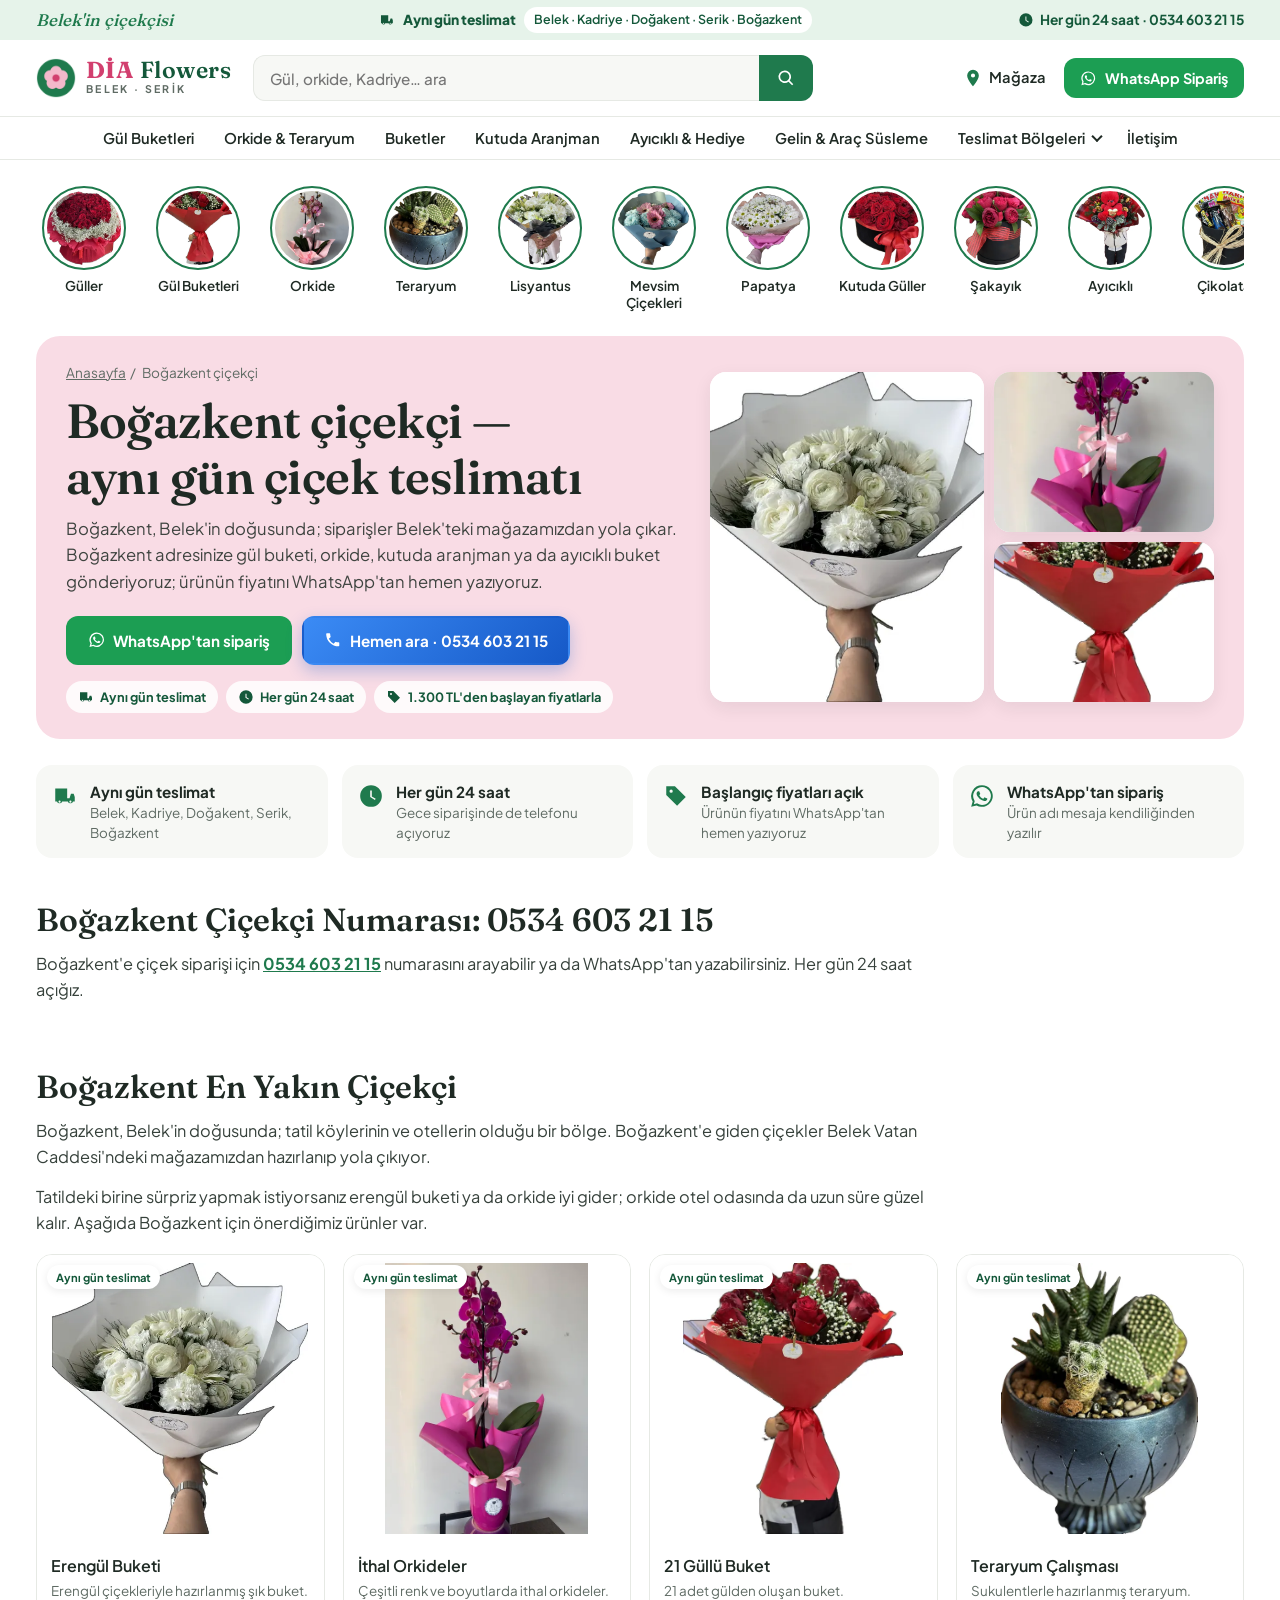
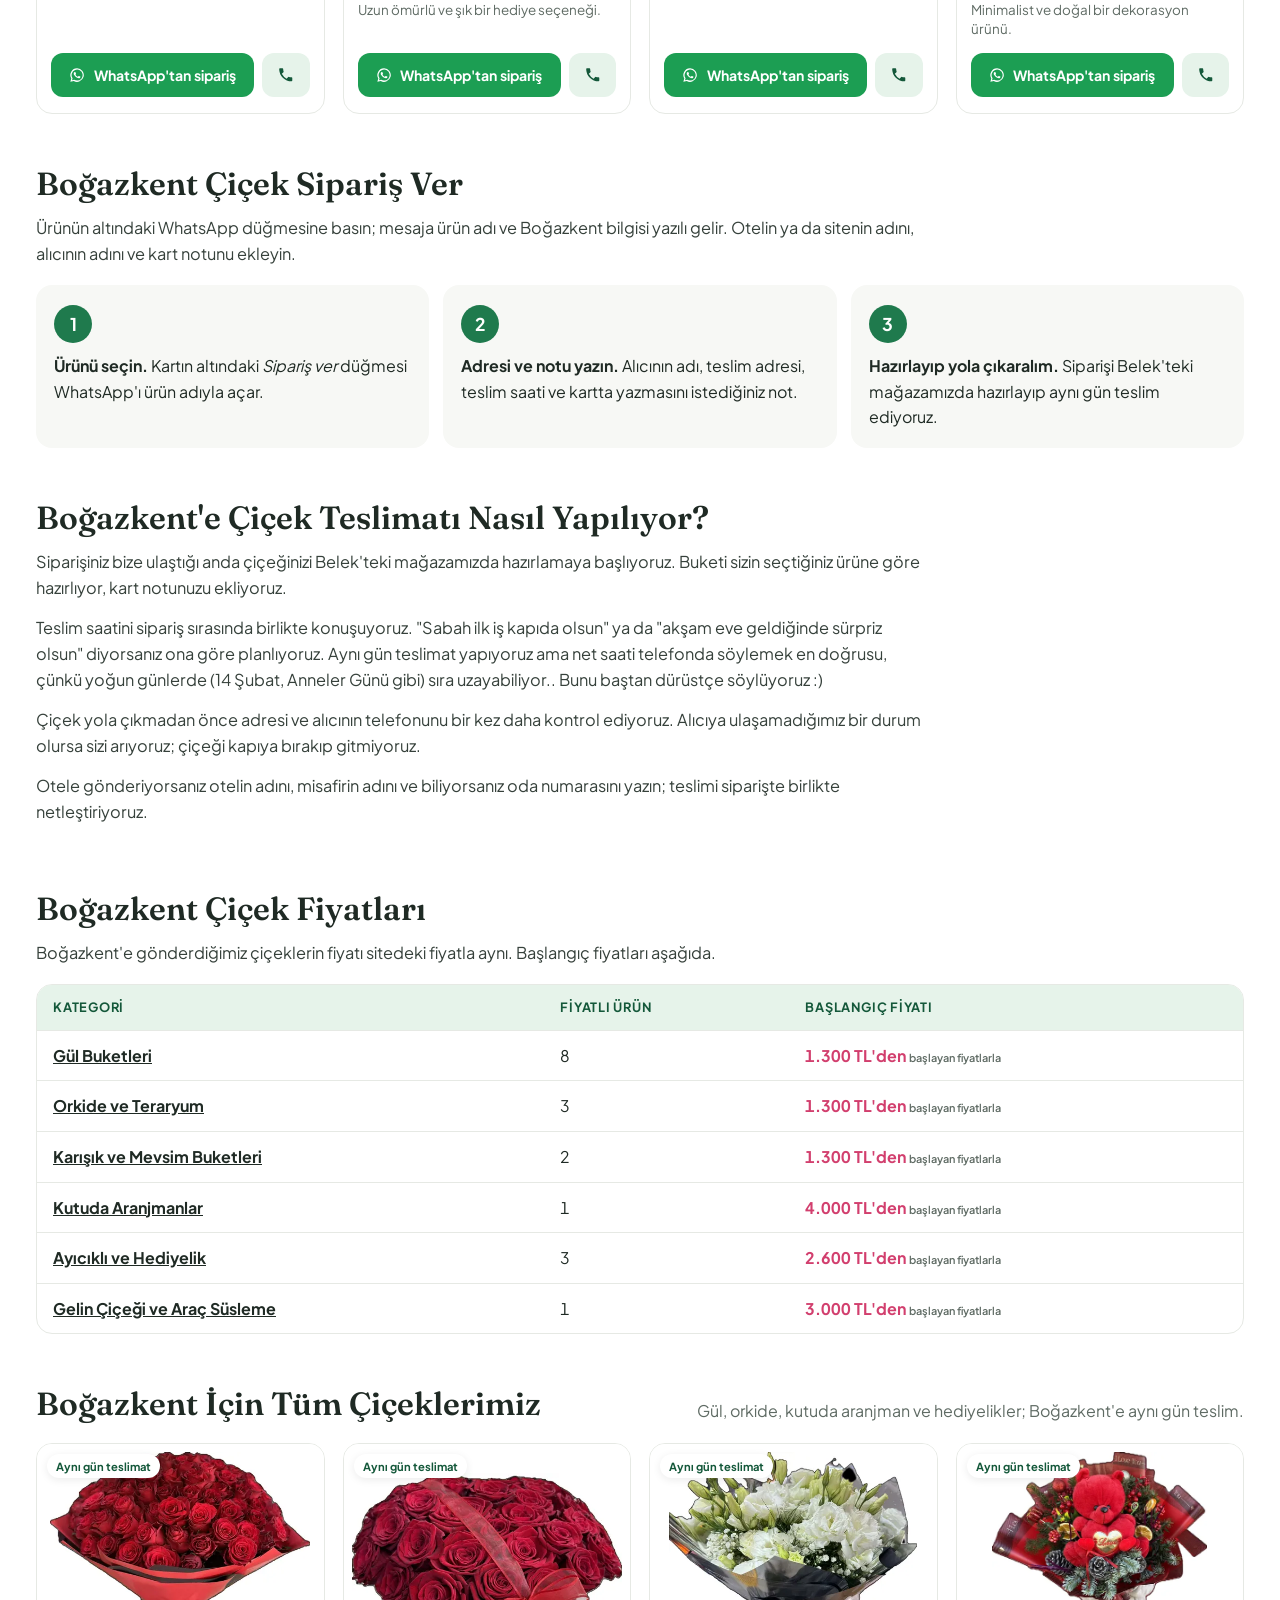
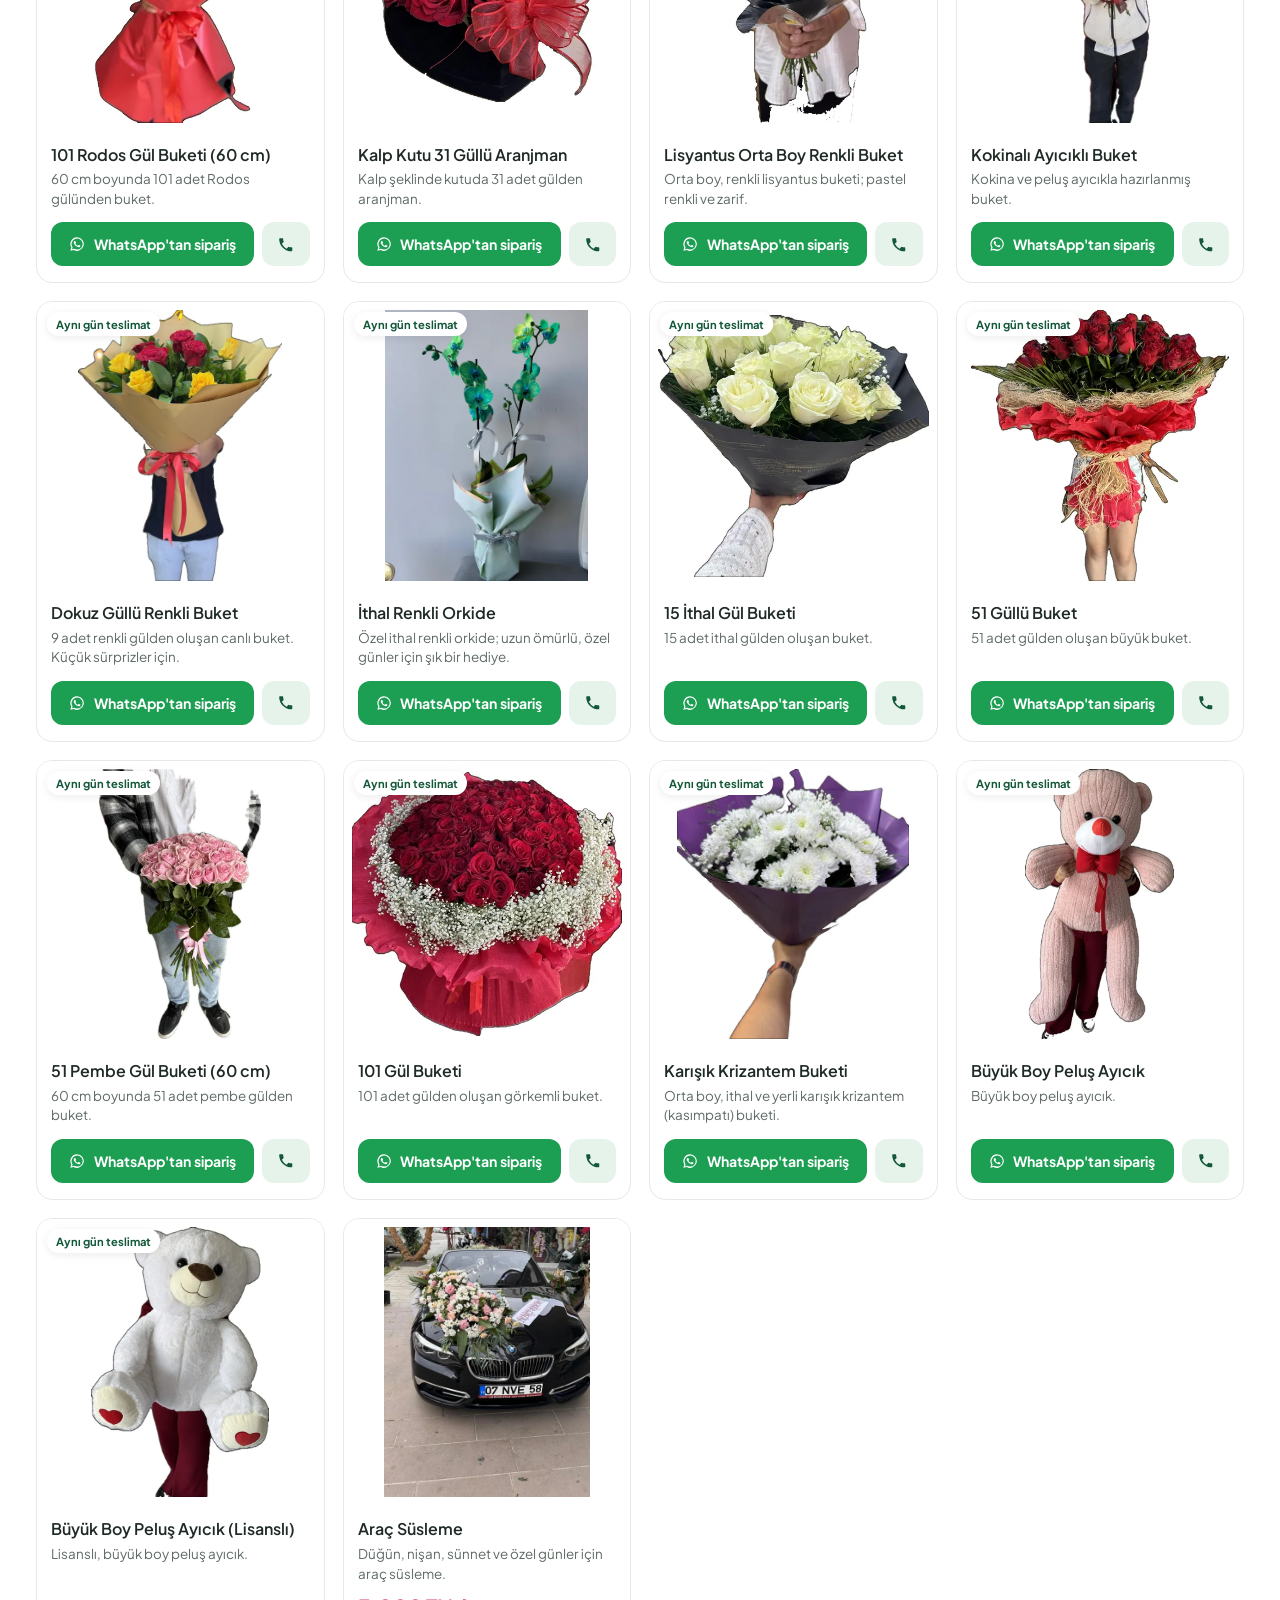
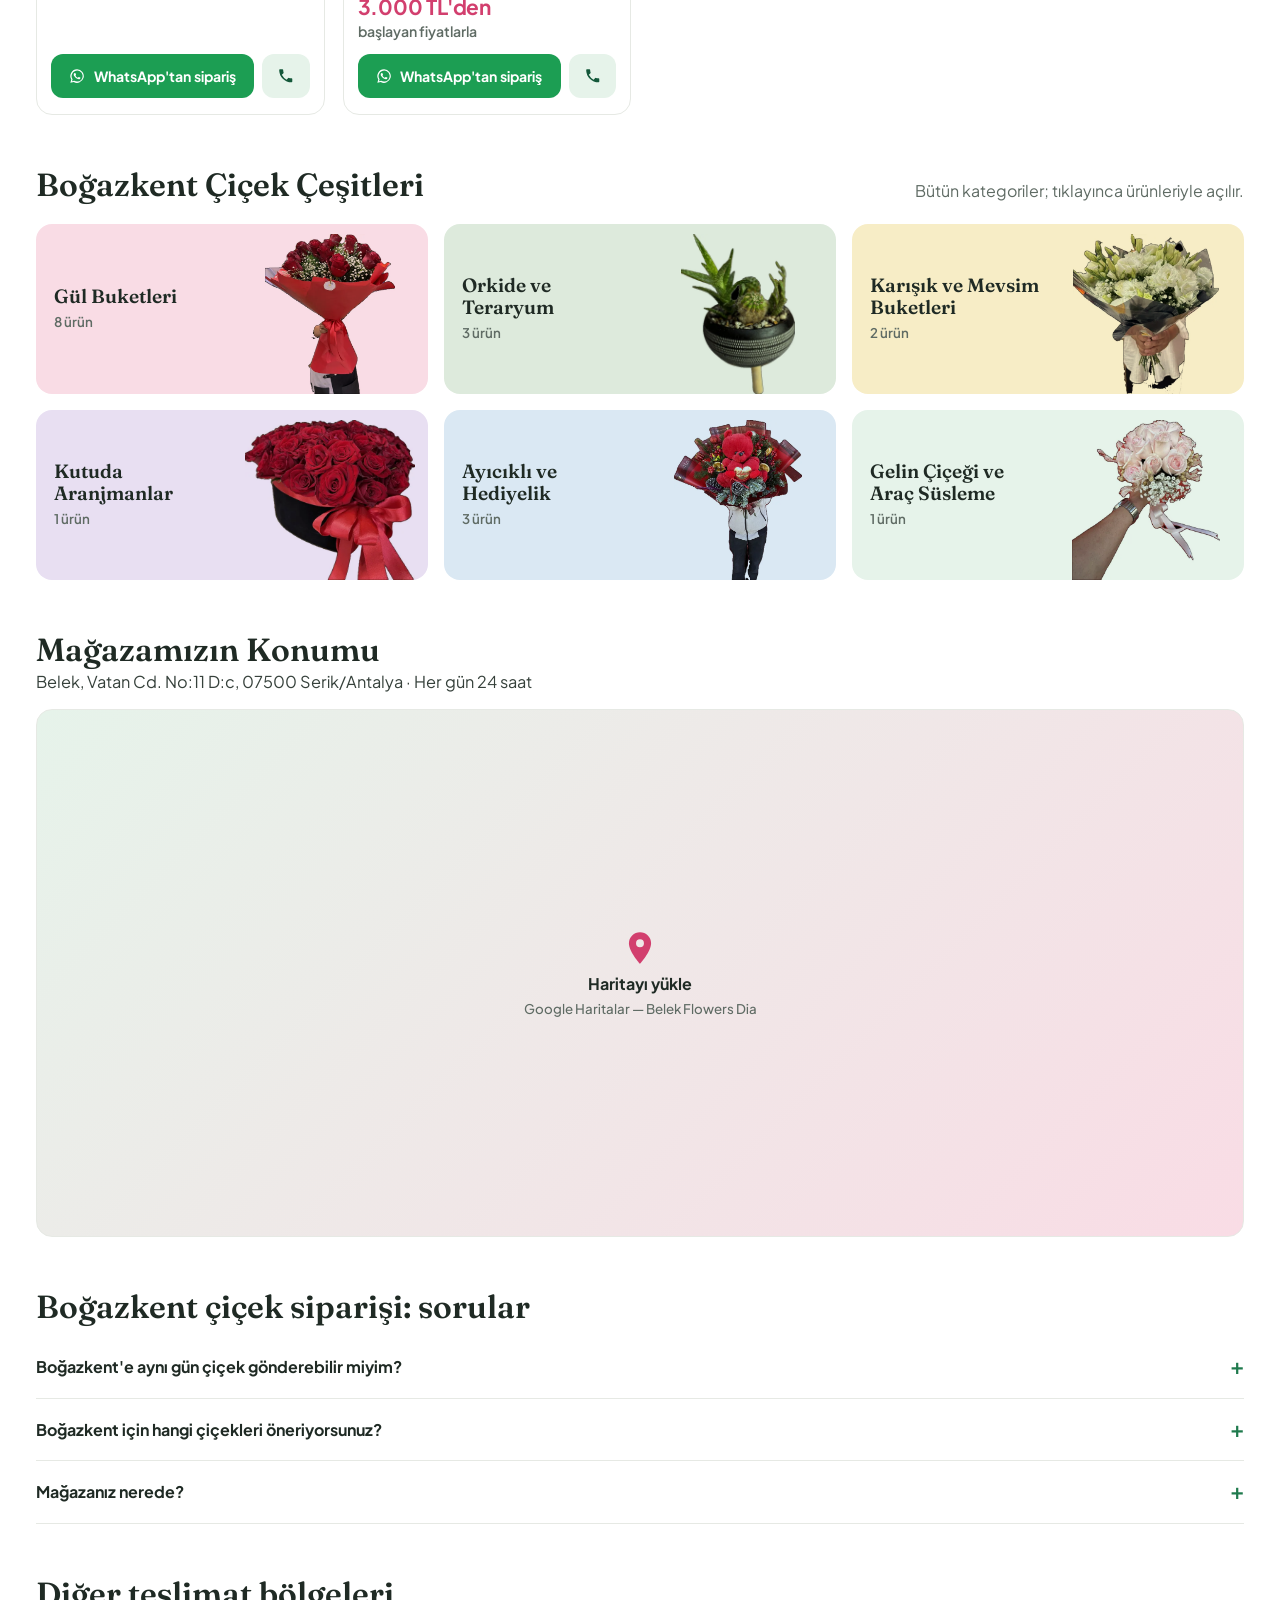
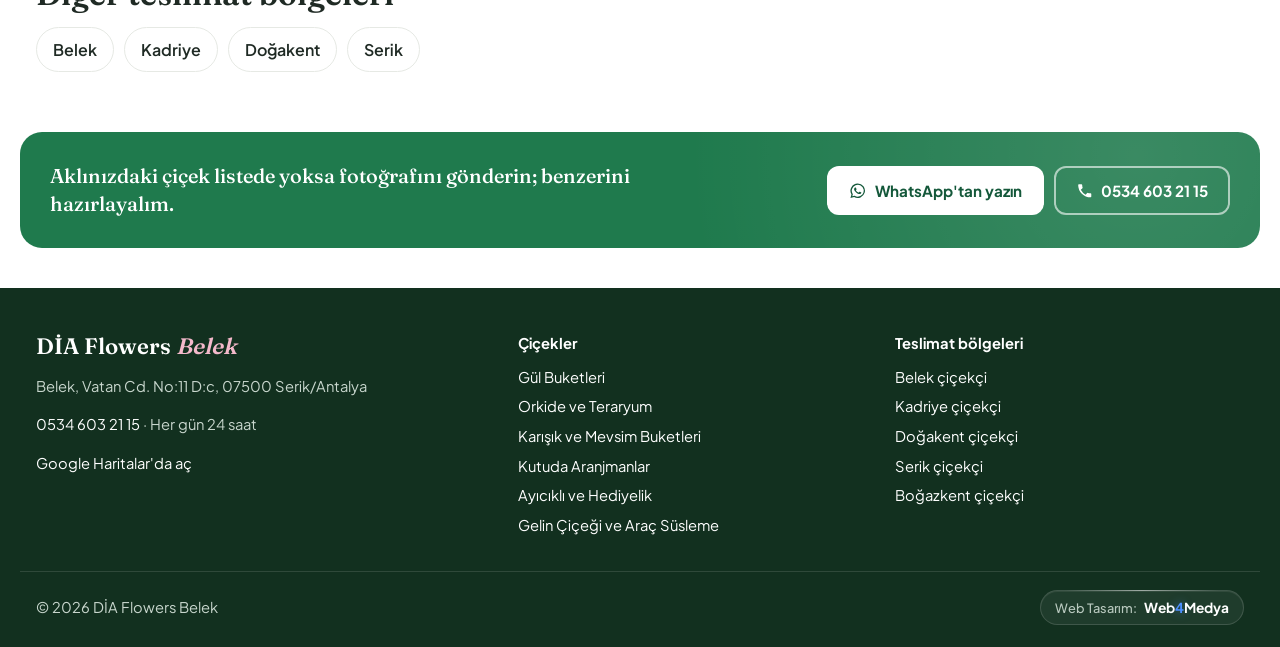
<file: bogazkent-cicekci/index.html>
<!doctype html>
<html lang="tr">
<head>
<meta charset="utf-8">
<meta name="viewport" content="width=device-width, initial-scale=1">
<title>Boğazkent Çiçekçi — Aynı Gün Çiçek Teslimatı | DİA Flowers</title>
<meta name="description" content="Boğazkent çiçek siparişi: gül buketi, orkide ve kutuda aranjman aynı gün adrese. Belek&#x27;teki DİA Flowers mağazasından; WhatsApp&#x27;tan sipariş, her gün 24 saat.">
<link rel="canonical" href="https://diabelekflowers.com/bogazkent-cicekci/">
<meta name="theme-color" content="#1F7A4D">
<meta property="og:type" content="website"><meta property="og:locale" content="tr_TR">
<meta property="og:title" content="Boğazkent Çiçekçi — Aynı Gün Çiçek Teslimatı | DİA Flowers"><meta property="og:description" content="Boğazkent çiçek siparişi: gül buketi, orkide ve kutuda aranjman aynı gün adrese. Belek&#x27;teki DİA Flowers mağazasından; WhatsApp&#x27;tan sipariş, her gün 24 saat.">
<meta property="og:url" content="https://diabelekflowers.com/bogazkent-cicekci/"><meta property="og:image" content="https://diabelekflowers.com/images/og.jpg">
<link rel="icon" href="../favicon.ico" sizes="any"><link rel="icon" type="image/png" sizes="192x192" href="../images/favicon-192.png">
<link rel="apple-touch-icon" href="../images/favicon-192.png">
<link rel="preload" href="../assets/fonts/fraunces-latin.woff2" as="font" type="font/woff2" crossorigin>
<link rel="stylesheet" href="../assets/css/site.css?v=712b834b">
<script type="application/ld+json">{"@context": "https://schema.org", "@type": "Florist", "@id": "https://diabelekflowers.com/#isletme", "name": "DİA Flowers Belek", "alternateName": ["Belek Flowers Dia", "Serik DİA Flowers"], "url": "https://diabelekflowers.com/", "telephone": "+90 534 603 21 15", "email": "info@serikdiaflowers.com", "address": {"@type": "PostalAddress", "streetAddress": "Belek, Vatan Cd. No:11 D:c", "postalCode": "07500", "addressLocality": "Serik", "addressRegion": "Antalya", "addressCountry": "TR"}, "geo": {"@type": "GeoCoordinates", "latitude": 36.860642, "longitude": 31.060966}, "hasMap": "https://maps.google.com/?cid=12766109161344211274", "priceRange": "1.300 TL – 8.600 TL", "openingHoursSpecification": {"@type": "OpeningHoursSpecification", "dayOfWeek": ["Monday", "Tuesday", "Wednesday", "Thursday", "Friday", "Saturday", "Sunday"], "opens": "00:00", "closes": "23:59"}, "image": "https://diabelekflowers.com/images/magaza-900.webp"}</script><script type="application/ld+json">{"@context": "https://schema.org", "@type": "BreadcrumbList", "itemListElement": [{"@type": "ListItem", "position": 1, "name": "Anasayfa", "item": "https://diabelekflowers.com/"}, {"@type": "ListItem", "position": 2, "name": "Boğazkent çiçekçi", "item": "https://diabelekflowers.com/bogazkent-cicekci/"}]}</script><script type="application/ld+json">{"@context": "https://schema.org", "@type": "FAQPage", "mainEntity": [{"@type": "Question", "name": "Boğazkent'e aynı gün çiçek gönderebilir miyim?", "acceptedAnswer": {"@type": "Answer", "text": "Evet. Siparişi WhatsApp'tan ya da telefonla verin; teslim saatini sipariş sırasında söylüyoruz."}}, {"@type": "Question", "name": "Boğazkent için hangi çiçekleri öneriyorsunuz?", "acceptedAnswer": {"@type": "Answer", "text": "Bu sayfada önerdiğimiz dört ürün: Erengül Buketi, İthal Orkideler, 21 Güllü Buket, Teraryum Çalışması."}}, {"@type": "Question", "name": "Mağazanız nerede?", "acceptedAnswer": {"@type": "Answer", "text": "Mağazamız Belek, Vatan Cd. No:11 D:c, Serik/Antalya adresinde. Her gün 24 saat açığız."}}]}</script>
</head>
<body>
<a class="atla" href="#icerik">İçeriğe geç</a>
<div class="duyuru"><div class="kap duyuru-ic">
 <span class="duyuru-slogan">Belek'in çiçekçisi</span>
 <span class="duyuru-orta"><svg viewBox="0 0 24 24" aria-hidden="true"><path d="M3 5h11v9h2.2l1.3-4H20l1 3v4h-1.6a2.5 2.5 0 0 1-4.8 0H9.4a2.5 2.5 0 0 1-4.8 0H3zm4 13.2a1 1 0 1 0 0-2 1 1 0 0 0 0 2zm10 0a1 1 0 1 0 0-2 1 1 0 0 0 0 2z"/></svg><b>Aynı gün teslimat</b><span class="duyuru-ay">Belek · Kadriye · Doğakent · Serik · Boğazkent</span></span>
 <a class="duyuru-tel" href="tel:+905346032115"><svg viewBox="0 0 24 24" aria-hidden="true"><path d="M12 2a10 10 0 1 0 10 10A10 10 0 0 0 12 2zm.75 10.4 3.6 2.15-.75 1.25L11.25 13V7h1.5z"/></svg>Her gün 24 saat · 0534 603 21 15</a>
</div></div>
<header class="ust">
 <div class="kap ust-ic">
  <a class="logo" href="../" aria-label="DİA Flowers Belek anasayfa"><img src="../images/favicon-192.png" width="40" height="40" alt=""><span class="logo-y"><span class="logo-dia">DİA <i>Flowers</i></span><small>Belek · Serik</small></span></a>
  <form class="ara" role="search" action="../" data-kok="../" onsubmit="return false">
   <label class="atla" for="ara-g">Ürün, kategori ya da bölge ara</label>
   <input id="ara-g" type="search" placeholder="Gül, orkide, Kadriye… ara" autocomplete="off" enterkeyhint="search">
   <button type="submit" aria-label="Ara"><svg viewBox="0 0 24 24" aria-hidden="true"><path d="M10.5 3a7.5 7.5 0 0 1 5.9 12.1l4.3 4.3-1.4 1.4-4.3-4.3A7.5 7.5 0 1 1 10.5 3zm0 2a5.5 5.5 0 1 0 0 11 5.5 5.5 0 0 0 0-11z"/></svg></button>
   <div class="ara-sonuc" hidden></div>
  </form>
  <div class="ust-sag">
   <a class="ik-l" href="../iletisim/"><svg viewBox="0 0 24 24" aria-hidden="true"><path d="M12 2a7 7 0 0 0-7 7c0 5.25 7 13 7 13s7-7.75 7-13a7 7 0 0 0-7-7zm0 9.5A2.5 2.5 0 1 1 12 6.5a2.5 2.5 0 0 1 0 5z"/></svg><span>Mağaza</span></a>
   <a class="dg dg-wa" href="https://wa.me/905346032115?text=Merhaba%2C%20%C3%A7i%C3%A7ek%20sipari%C5%9Fi%20vermek%20istiyorum." rel="noopener" target="_blank"><svg viewBox="0 0 24 24" aria-hidden="true"><path d="M12 2a10 10 0 0 0-8.6 15.1L2 22l5-1.3A10 10 0 1 0 12 2zm0 18.2a8.2 8.2 0 0 1-4.2-1.2l-.3-.2-3 .8.8-2.9-.2-.3A8.2 8.2 0 1 1 12 20.2zm4.5-6.1c-.25-.12-1.47-.72-1.7-.8-.23-.09-.4-.13-.56.12-.17.25-.64.8-.79.97-.14.17-.29.19-.54.06a6.7 6.7 0 0 1-3.3-2.9c-.25-.43.25-.4.71-1.33a.45.45 0 0 0-.02-.42c-.06-.12-.56-1.35-.77-1.85-.2-.48-.4-.42-.56-.42h-.47a.9.9 0 0 0-.65.3 2.7 2.7 0 0 0-.85 2.02 4.7 4.7 0 0 0 1 2.5 10.8 10.8 0 0 0 4.1 3.65c1.53.66 2.13.71 2.9.6.47-.07 1.47-.6 1.67-1.18.21-.58.21-1.08.15-1.18-.06-.1-.23-.17-.48-.29z"/></svg><span class="dg-yz">WhatsApp Sipariş</span></a>
   <button class="menu-d" type="button" aria-controls="menu" aria-expanded="false" aria-label="Menüyü aç"><svg viewBox="0 0 24 24" aria-hidden="true"><path d="M3 6h18v2H3zm0 5h18v2H3zm0 5h18v2H3z"/></svg></button>
  </div>
 </div>
 <nav class="menu" id="menu" aria-label="Kategoriler">
  <div class="kap menu-ic"><a href="../gul-buketleri/">Gül Buketleri</a><a href="../orkide-teraryum/">Orkide &amp; Teraryum</a><a href="../buketler/">Buketler</a><a href="../kutuda-aranjman/">Kutuda Aranjman</a><a href="../hediye-ayicikli/">Ayıcıklı &amp; Hediye</a><a href="../gelin-cicegi-arac-susleme/">Gelin &amp; Araç Süsleme</a>
   <div class="acilir"><button type="button" class="acilir-d" aria-expanded="false">Teslimat Bölgeleri</button><div class="acilir-ic"><a href="../">Belek</a><a href="../kadriye-cicekci/">Kadriye</a><a href="../dogakent-cicekci/">Doğakent</a><a href="../serik-cicekci/">Serik</a><a href="../bogazkent-cicekci/">Boğazkent</a></div></div>
   <a href="../iletisim/" class="menu-son">İletişim</a>
  </div>
 </nav>
</header>
<main id="icerik">
<section class="kap balonlar" aria-label="Çiçek kategorileri"><div class="balon-serit"><a class="balon" href="../gul-buketleri/"><span class="balon-g"><img class="" src="../images/101gul-900.webp" srcset="../images/101gul-480.webp 480w, ../images/101gul-900.webp 900w" sizes="96px" width="900" height="880" alt="Güller" loading="lazy" decoding="async"></span><span>Güller</span></a><a class="balon" href="../gul-buketleri/"><span class="balon-g"><img class="" src="../images/21gullu1-900.webp" srcset="../images/21gullu1-480.webp 480w, ../images/21gullu1-900.webp 900w" sizes="96px" width="900" height="1105" alt="Gül Buketleri" loading="lazy" decoding="async"></span><span>Gül Buketleri</span></a><a class="balon" href="../orkide-teraryum/"><span class="balon-g"><img class="" src="../images/orkide2-900.webp" srcset="../images/orkide2-480.webp 480w, ../images/orkide2-900.webp 900w" sizes="96px" width="900" height="1200" alt="Orkide" loading="lazy" decoding="async"></span><span>Orkide</span></a><a class="balon" href="../orkide-teraryum/"><span class="balon-g"><img class="" src="../images/tereryum1-900.webp" srcset="../images/tereryum1-480.webp 480w, ../images/tereryum1-900.webp 900w" sizes="96px" width="900" height="1233" alt="Teraryum" loading="lazy" decoding="async"></span><span>Teraryum</span></a><a class="balon" href="../buketler/"><span class="balon-g"><img class="" src="../images/lisyantus1-900.webp" srcset="../images/lisyantus1-480.webp 480w, ../images/lisyantus1-900.webp 900w" sizes="96px" width="900" height="982" alt="Lisyantus" loading="lazy" decoding="async"></span><span>Lisyantus</span></a><a class="balon" href="../buketler/"><span class="balon-g"><img class="" src="../images/mevsimcicekleri1-900.webp" srcset="../images/mevsimcicekleri1-480.webp 480w, ../images/mevsimcicekleri1-900.webp 900w" sizes="96px" width="900" height="958" alt="Mevsim Çiçekleri" loading="lazy" decoding="async"></span><span>Mevsim Çiçekleri</span></a><a class="balon" href="../buketler/"><span class="balon-g"><img class="" src="../images/papatya-900.webp" srcset="../images/papatya-480.webp 480w, ../images/papatya-900.webp 900w" sizes="96px" width="900" height="858" alt="Papatya" loading="lazy" decoding="async"></span><span>Papatya</span></a><a class="balon" href="../kutuda-aranjman/"><span class="balon-g"><img class="" src="../images/kutudakirmiziarajman-900.webp" srcset="../images/kutudakirmiziarajman-480.webp 480w, ../images/kutudakirmiziarajman-900.webp 900w" sizes="96px" width="900" height="848" alt="Kutuda Güller" loading="lazy" decoding="async"></span><span>Kutuda Güller</span></a><a class="balon" href="../kutuda-aranjman/"><span class="balon-g"><img class="" src="../images/sakayim1-900.webp" srcset="../images/sakayim1-480.webp 480w, ../images/sakayim1-900.webp 900w" sizes="96px" width="900" height="1023" alt="Şakayık" loading="lazy" decoding="async"></span><span>Şakayık</span></a><a class="balon" href="../hediye-ayicikli/"><span class="balon-g"><img class="" src="../images/kokoinali-900.webp" srcset="../images/kokoinali-480.webp 480w, ../images/kokoinali-900.webp 900w" sizes="96px" width="900" height="1131" alt="Ayıcıklı" loading="lazy" decoding="async"></span><span>Ayıcıklı</span></a><a class="balon" href="../hediye-ayicikli/"><span class="balon-g"><img class="" src="../images/cikolata1-900.webp" srcset="../images/cikolata1-480.webp 480w, ../images/cikolata1-900.webp 900w" sizes="96px" width="900" height="1152" alt="Çikolata" loading="lazy" decoding="async"></span><span>Çikolata</span></a><a class="balon" href="../gelin-cicegi-arac-susleme/"><span class="balon-g"><img class="" src="../images/gelin1-900.webp" srcset="../images/gelin1-480.webp 480w, ../images/gelin1-900.webp 900w" sizes="96px" width="900" height="968" alt="Gelin Çiçeği" loading="lazy" decoding="async"></span><span>Gelin Çiçeği</span></a><a class="balon" href="../gelin-cicegi-arac-susleme/"><span class="balon-g"><img class="" src="../images/araba1-900.webp" srcset="../images/araba1-480.webp 480w, ../images/araba1-900.webp 900w" sizes="96px" width="900" height="1181" alt="Araç Süsleme" loading="lazy" decoding="async"></span><span>Araç Süsleme</span></a></div></section>
<section class="kap"><div class="ic-hero ban-pembe">
 <div class="ic-y"><nav class="kirinti" aria-label="Sayfa yolu"><a href="../">Anasayfa</a> <span>/</span> <span aria-current="page">Boğazkent çiçekçi</span></nav><h1>Boğazkent çiçekçi — aynı gün çiçek teslimatı</h1><p class="ic-p">Boğazkent, Belek&#x27;in doğusunda; siparişler Belek&#x27;teki mağazamızdan yola çıkar. Boğazkent adresinize gül buketi, orkide, kutuda aranjman ya da ayıcıklı buket gönderiyoruz; ürünün fiyatını WhatsApp&#x27;tan hemen yazıyoruz.</p>
  <div class="ic-d"><a class="btn btn-wa" href="https://wa.me/905346032115?text=Merhaba%2C%20Bo%C4%9Fazkent%20adresine%20%C3%A7i%C3%A7ek%20sipari%C5%9Fi%20vermek%20istiyorum." rel="noopener" target="_blank"><svg viewBox="0 0 24 24" aria-hidden="true"><path d="M12 2a10 10 0 0 0-8.6 15.1L2 22l5-1.3A10 10 0 1 0 12 2zm0 18.2a8.2 8.2 0 0 1-4.2-1.2l-.3-.2-3 .8.8-2.9-.2-.3A8.2 8.2 0 1 1 12 20.2zm4.5-6.1c-.25-.12-1.47-.72-1.7-.8-.23-.09-.4-.13-.56.12-.17.25-.64.8-.79.97-.14.17-.29.19-.54.06a6.7 6.7 0 0 1-3.3-2.9c-.25-.43.25-.4.71-1.33a.45.45 0 0 0-.02-.42c-.06-.12-.56-1.35-.77-1.85-.2-.48-.4-.42-.56-.42h-.47a.9.9 0 0 0-.65.3 2.7 2.7 0 0 0-.85 2.02 4.7 4.7 0 0 0 1 2.5 10.8 10.8 0 0 0 4.1 3.65c1.53.66 2.13.71 2.9.6.47-.07 1.47-.6 1.67-1.18.21-.58.21-1.08.15-1.18-.06-.1-.23-.17-.48-.29z"/></svg>WhatsApp'tan sipariş</a><a class="btn btn-mavi" href="tel:+905346032115"><svg viewBox="0 0 24 24" aria-hidden="true"><path d="M6.6 10.8a15.1 15.1 0 0 0 6.6 6.6l2.2-2.2a1 1 0 0 1 1-.25 11.4 11.4 0 0 0 3.6.57 1 1 0 0 1 1 1V20a1 1 0 0 1-1 1A17 17 0 0 1 3 4a1 1 0 0 1 1-1h3.5a1 1 0 0 1 1 1c0 1.25.2 2.45.57 3.57a1 1 0 0 1-.25 1z"/></svg>Hemen ara · 0534 603 21 15</a></div>
  <ul class="ic-cip"><li><svg viewBox="0 0 24 24" aria-hidden="true"><path d="M3 5h11v9h2.2l1.3-4H20l1 3v4h-1.6a2.5 2.5 0 0 1-4.8 0H9.4a2.5 2.5 0 0 1-4.8 0H3zm4 13.2a1 1 0 1 0 0-2 1 1 0 0 0 0 2zm10 0a1 1 0 1 0 0-2 1 1 0 0 0 0 2z"/></svg>Aynı gün teslimat</li><li><svg viewBox="0 0 24 24" aria-hidden="true"><path d="M12 2a10 10 0 1 0 10 10A10 10 0 0 0 12 2zm.75 10.4 3.6 2.15-.75 1.25L11.25 13V7h1.5z"/></svg>Her gün 24 saat</li><li><svg viewBox="0 0 24 24" aria-hidden="true"><path d="M3 3h8l10 10-8 8L3 11zm4.5 6A1.5 1.5 0 1 0 6 7.5 1.5 1.5 0 0 0 7.5 9z"/></svg>1.300 TL'den başlayan fiyatlarla</li></ul>
 </div>
 <div class="ic-kolaj"><figure><img class="" src="../images/erengul-900.webp" srcset="../images/erengul-480.webp 480w, ../images/erengul-900.webp 900w" sizes="(max-width:900px) 50vw, 300px" width="900" height="950" alt="Erengül Buketi" fetchpriority="high"></figure><figure><img class="" src="../images/orkide1-900.webp" srcset="../images/orkide1-480.webp 480w, ../images/orkide1-900.webp 900w" sizes="(max-width:900px) 50vw, 300px" width="900" height="1200" alt="İthal Orkideler" loading="lazy" decoding="async"></figure><figure><img class="" src="../images/21gullu1-900.webp" srcset="../images/21gullu1-480.webp 480w, ../images/21gullu1-900.webp 900w" sizes="(max-width:900px) 50vw, 300px" width="900" height="1105" alt="21 Güllü Buket" loading="lazy" decoding="async"></figure></div>
</div></section>
<ul class="guven kap">
 <li><svg viewBox="0 0 24 24" aria-hidden="true"><path d="M3 5h11v9h2.2l1.3-4H20l1 3v4h-1.6a2.5 2.5 0 0 1-4.8 0H9.4a2.5 2.5 0 0 1-4.8 0H3zm4 13.2a1 1 0 1 0 0-2 1 1 0 0 0 0 2zm10 0a1 1 0 1 0 0-2 1 1 0 0 0 0 2z"/></svg><span><b>Aynı gün teslimat</b>Belek, Kadriye, Doğakent, Serik, Boğazkent</span></li>
 <li><svg viewBox="0 0 24 24" aria-hidden="true"><path d="M12 2a10 10 0 1 0 10 10A10 10 0 0 0 12 2zm.75 10.4 3.6 2.15-.75 1.25L11.25 13V7h1.5z"/></svg><span><b>Her gün 24 saat</b>Gece siparişinde de telefonu açıyoruz</span></li>
 <li><svg viewBox="0 0 24 24" aria-hidden="true"><path d="M3 3h8l10 10-8 8L3 11zm4.5 6A1.5 1.5 0 1 0 6 7.5 1.5 1.5 0 0 0 7.5 9z"/></svg><span><b>Başlangıç fiyatları açık</b>Ürünün fiyatını WhatsApp'tan hemen yazıyoruz</span></li>
 <li><svg viewBox="0 0 24 24" aria-hidden="true"><path d="M12 2a10 10 0 0 0-8.6 15.1L2 22l5-1.3A10 10 0 1 0 12 2zm0 18.2a8.2 8.2 0 0 1-4.2-1.2l-.3-.2-3 .8.8-2.9-.2-.3A8.2 8.2 0 1 1 12 20.2zm4.5-6.1c-.25-.12-1.47-.72-1.7-.8-.23-.09-.4-.13-.56.12-.17.25-.64.8-.79.97-.14.17-.29.19-.54.06a6.7 6.7 0 0 1-3.3-2.9c-.25-.43.25-.4.71-1.33a.45.45 0 0 0-.02-.42c-.06-.12-.56-1.35-.77-1.85-.2-.48-.4-.42-.56-.42h-.47a.9.9 0 0 0-.65.3 2.7 2.7 0 0 0-.85 2.02 4.7 4.7 0 0 0 1 2.5 10.8 10.8 0 0 0 4.1 3.65c1.53.66 2.13.71 2.9.6.47-.07 1.47-.6 1.67-1.18.21-.58.21-1.08.15-1.18-.06-.1-.23-.17-.48-.29z"/></svg><span><b>WhatsApp'tan sipariş</b>Ürün adı mesaja kendiliğinden yazılır</span></li>
</ul>
<section class="bolum kap yazi"><h2>Boğazkent Çiçekçi Numarası: 0534 603 21 15</h2><div class="yz"><p>Boğazkent'e çiçek siparişi için <a href="tel:+905346032115">0534 603 21 15</a> numarasını arayabilir ya da WhatsApp'tan yazabilirsiniz. Her gün 24 saat açığız.</p></div></section>
<section class="bolum kap yazi genis"><h2>Boğazkent En Yakın Çiçekçi</h2><div class="yz"><p>Boğazkent, Belek'in doğusunda; tatil köylerinin ve otellerin olduğu bir bölge. Boğazkent'e giden çiçekler Belek Vatan Caddesi'ndeki mağazamızdan hazırlanıp yola çıkıyor.</p><p>Tatildeki birine sürpriz yapmak istiyorsanız erengül buketi ya da orkide iyi gider; orkide otel odasında da uzun süre güzel kalır. Aşağıda Boğazkent için önerdiğimiz ürünler var.</p></div><div class="izgara"><article class="kart" id="erengul-buketi">
 <div class="kart-g"><img class="" src="../images/erengul-900.webp" srcset="../images/erengul-480.webp 480w, ../images/erengul-900.webp 900w" sizes="(max-width:640px) 50vw, 300px" width="900" height="950" alt="Erengül Buketi — DİA Flowers Belek" loading="lazy" decoding="async"><span class="rozet">Aynı gün teslimat</span></div>
 <div class="kart-ic">
  <h3>Erengül Buketi</h3>
  <p class="kart-a">Erengül çiçekleriyle hazırlanmış şık buket.</p>
  <div class="kart-d"><a class="btn btn-wa" href="https://wa.me/905346032115?text=Merhaba%2C%20Ereng%C3%BCl%20Buketi%20Bo%C4%9Fazkent%20adresine%20sipari%C5%9F%20vermek%20istiyorum.%20Fiyat%C4%B1n%C4%B1%20%C3%B6%C4%9Frenebilir%20miyim%3F" rel="noopener" target="_blank"><svg viewBox="0 0 24 24" aria-hidden="true"><path d="M12 2a10 10 0 0 0-8.6 15.1L2 22l5-1.3A10 10 0 1 0 12 2zm0 18.2a8.2 8.2 0 0 1-4.2-1.2l-.3-.2-3 .8.8-2.9-.2-.3A8.2 8.2 0 1 1 12 20.2zm4.5-6.1c-.25-.12-1.47-.72-1.7-.8-.23-.09-.4-.13-.56.12-.17.25-.64.8-.79.97-.14.17-.29.19-.54.06a6.7 6.7 0 0 1-3.3-2.9c-.25-.43.25-.4.71-1.33a.45.45 0 0 0-.02-.42c-.06-.12-.56-1.35-.77-1.85-.2-.48-.4-.42-.56-.42h-.47a.9.9 0 0 0-.65.3 2.7 2.7 0 0 0-.85 2.02 4.7 4.7 0 0 0 1 2.5 10.8 10.8 0 0 0 4.1 3.65c1.53.66 2.13.71 2.9.6.47-.07 1.47-.6 1.67-1.18.21-.58.21-1.08.15-1.18-.06-.1-.23-.17-.48-.29z"/></svg><span class="uzun">WhatsApp'tan sipariş</span><span class="kisa">Sipariş ver</span></a><a class="btn btn-ara" href="tel:+905346032115" aria-label="Erengül Buketi için ara"><svg viewBox="0 0 24 24" aria-hidden="true"><path d="M6.6 10.8a15.1 15.1 0 0 0 6.6 6.6l2.2-2.2a1 1 0 0 1 1-.25 11.4 11.4 0 0 0 3.6.57 1 1 0 0 1 1 1V20a1 1 0 0 1-1 1A17 17 0 0 1 3 4a1 1 0 0 1 1-1h3.5a1 1 0 0 1 1 1c0 1.25.2 2.45.57 3.57a1 1 0 0 1-.25 1z"/></svg></a></div>
 </div>
</article><article class="kart" id="ithal-orkideler">
 <div class="kart-g"><img class="" src="../images/orkide1-900.webp" srcset="../images/orkide1-480.webp 480w, ../images/orkide1-900.webp 900w" sizes="(max-width:640px) 50vw, 300px" width="900" height="1200" alt="İthal Orkideler — DİA Flowers Belek" loading="lazy" decoding="async"><span class="rozet">Aynı gün teslimat</span></div>
 <div class="kart-ic">
  <h3>İthal Orkideler</h3>
  <p class="kart-a">Çeşitli renk ve boyutlarda ithal orkideler. Uzun ömürlü ve şık bir hediye seçeneği.</p>
  <div class="kart-d"><a class="btn btn-wa" href="https://wa.me/905346032115?text=Merhaba%2C%20%C4%B0thal%20Orkideler%20Bo%C4%9Fazkent%20adresine%20sipari%C5%9F%20vermek%20istiyorum.%20Fiyat%C4%B1n%C4%B1%20%C3%B6%C4%9Frenebilir%20miyim%3F" rel="noopener" target="_blank"><svg viewBox="0 0 24 24" aria-hidden="true"><path d="M12 2a10 10 0 0 0-8.6 15.1L2 22l5-1.3A10 10 0 1 0 12 2zm0 18.2a8.2 8.2 0 0 1-4.2-1.2l-.3-.2-3 .8.8-2.9-.2-.3A8.2 8.2 0 1 1 12 20.2zm4.5-6.1c-.25-.12-1.47-.72-1.7-.8-.23-.09-.4-.13-.56.12-.17.25-.64.8-.79.97-.14.17-.29.19-.54.06a6.7 6.7 0 0 1-3.3-2.9c-.25-.43.25-.4.71-1.33a.45.45 0 0 0-.02-.42c-.06-.12-.56-1.35-.77-1.85-.2-.48-.4-.42-.56-.42h-.47a.9.9 0 0 0-.65.3 2.7 2.7 0 0 0-.85 2.02 4.7 4.7 0 0 0 1 2.5 10.8 10.8 0 0 0 4.1 3.65c1.53.66 2.13.71 2.9.6.47-.07 1.47-.6 1.67-1.18.21-.58.21-1.08.15-1.18-.06-.1-.23-.17-.48-.29z"/></svg><span class="uzun">WhatsApp'tan sipariş</span><span class="kisa">Sipariş ver</span></a><a class="btn btn-ara" href="tel:+905346032115" aria-label="İthal Orkideler için ara"><svg viewBox="0 0 24 24" aria-hidden="true"><path d="M6.6 10.8a15.1 15.1 0 0 0 6.6 6.6l2.2-2.2a1 1 0 0 1 1-.25 11.4 11.4 0 0 0 3.6.57 1 1 0 0 1 1 1V20a1 1 0 0 1-1 1A17 17 0 0 1 3 4a1 1 0 0 1 1-1h3.5a1 1 0 0 1 1 1c0 1.25.2 2.45.57 3.57a1 1 0 0 1-.25 1z"/></svg></a></div>
 </div>
</article><article class="kart" id="21-gullu-buket">
 <div class="kart-g"><img class="" src="../images/21gullu1-900.webp" srcset="../images/21gullu1-480.webp 480w, ../images/21gullu1-900.webp 900w" sizes="(max-width:640px) 50vw, 300px" width="900" height="1105" alt="21 Güllü Buket — DİA Flowers Belek" loading="lazy" decoding="async"><span class="rozet">Aynı gün teslimat</span></div>
 <div class="kart-ic">
  <h3>21 Güllü Buket</h3>
  <p class="kart-a">21 adet gülden oluşan buket.</p>
  <div class="kart-d"><a class="btn btn-wa" href="https://wa.me/905346032115?text=Merhaba%2C%2021%20G%C3%BCll%C3%BC%20Buket%20Bo%C4%9Fazkent%20adresine%20sipari%C5%9F%20vermek%20istiyorum.%20Fiyat%C4%B1n%C4%B1%20%C3%B6%C4%9Frenebilir%20miyim%3F" rel="noopener" target="_blank"><svg viewBox="0 0 24 24" aria-hidden="true"><path d="M12 2a10 10 0 0 0-8.6 15.1L2 22l5-1.3A10 10 0 1 0 12 2zm0 18.2a8.2 8.2 0 0 1-4.2-1.2l-.3-.2-3 .8.8-2.9-.2-.3A8.2 8.2 0 1 1 12 20.2zm4.5-6.1c-.25-.12-1.47-.72-1.7-.8-.23-.09-.4-.13-.56.12-.17.25-.64.8-.79.97-.14.17-.29.19-.54.06a6.7 6.7 0 0 1-3.3-2.9c-.25-.43.25-.4.71-1.33a.45.45 0 0 0-.02-.42c-.06-.12-.56-1.35-.77-1.85-.2-.48-.4-.42-.56-.42h-.47a.9.9 0 0 0-.65.3 2.7 2.7 0 0 0-.85 2.02 4.7 4.7 0 0 0 1 2.5 10.8 10.8 0 0 0 4.1 3.65c1.53.66 2.13.71 2.9.6.47-.07 1.47-.6 1.67-1.18.21-.58.21-1.08.15-1.18-.06-.1-.23-.17-.48-.29z"/></svg><span class="uzun">WhatsApp'tan sipariş</span><span class="kisa">Sipariş ver</span></a><a class="btn btn-ara" href="tel:+905346032115" aria-label="21 Güllü Buket için ara"><svg viewBox="0 0 24 24" aria-hidden="true"><path d="M6.6 10.8a15.1 15.1 0 0 0 6.6 6.6l2.2-2.2a1 1 0 0 1 1-.25 11.4 11.4 0 0 0 3.6.57 1 1 0 0 1 1 1V20a1 1 0 0 1-1 1A17 17 0 0 1 3 4a1 1 0 0 1 1-1h3.5a1 1 0 0 1 1 1c0 1.25.2 2.45.57 3.57a1 1 0 0 1-.25 1z"/></svg></a></div>
 </div>
</article><article class="kart" id="teraryum-calismasi">
 <div class="kart-g"><img class="" src="../images/tereryum1-900.webp" srcset="../images/tereryum1-480.webp 480w, ../images/tereryum1-900.webp 900w" sizes="(max-width:640px) 50vw, 300px" width="900" height="1233" alt="Teraryum Çalışması — DİA Flowers Belek" loading="lazy" decoding="async"><span class="rozet">Aynı gün teslimat</span></div>
 <div class="kart-ic">
  <h3>Teraryum Çalışması</h3>
  <p class="kart-a">Sukulentlerle hazırlanmış teraryum. Minimalist ve doğal bir dekorasyon ürünü.</p>
  <div class="kart-d"><a class="btn btn-wa" href="https://wa.me/905346032115?text=Merhaba%2C%20Teraryum%20%C3%87al%C4%B1%C5%9Fmas%C4%B1%20Bo%C4%9Fazkent%20adresine%20sipari%C5%9F%20vermek%20istiyorum.%20Fiyat%C4%B1n%C4%B1%20%C3%B6%C4%9Frenebilir%20miyim%3F" rel="noopener" target="_blank"><svg viewBox="0 0 24 24" aria-hidden="true"><path d="M12 2a10 10 0 0 0-8.6 15.1L2 22l5-1.3A10 10 0 1 0 12 2zm0 18.2a8.2 8.2 0 0 1-4.2-1.2l-.3-.2-3 .8.8-2.9-.2-.3A8.2 8.2 0 1 1 12 20.2zm4.5-6.1c-.25-.12-1.47-.72-1.7-.8-.23-.09-.4-.13-.56.12-.17.25-.64.8-.79.97-.14.17-.29.19-.54.06a6.7 6.7 0 0 1-3.3-2.9c-.25-.43.25-.4.71-1.33a.45.45 0 0 0-.02-.42c-.06-.12-.56-1.35-.77-1.85-.2-.48-.4-.42-.56-.42h-.47a.9.9 0 0 0-.65.3 2.7 2.7 0 0 0-.85 2.02 4.7 4.7 0 0 0 1 2.5 10.8 10.8 0 0 0 4.1 3.65c1.53.66 2.13.71 2.9.6.47-.07 1.47-.6 1.67-1.18.21-.58.21-1.08.15-1.18-.06-.1-.23-.17-.48-.29z"/></svg><span class="uzun">WhatsApp'tan sipariş</span><span class="kisa">Sipariş ver</span></a><a class="btn btn-ara" href="tel:+905346032115" aria-label="Teraryum Çalışması için ara"><svg viewBox="0 0 24 24" aria-hidden="true"><path d="M6.6 10.8a15.1 15.1 0 0 0 6.6 6.6l2.2-2.2a1 1 0 0 1 1-.25 11.4 11.4 0 0 0 3.6.57 1 1 0 0 1 1 1V20a1 1 0 0 1-1 1A17 17 0 0 1 3 4a1 1 0 0 1 1-1h3.5a1 1 0 0 1 1 1c0 1.25.2 2.45.57 3.57a1 1 0 0 1-.25 1z"/></svg></a></div>
 </div>
</article></div></section>
<section class="bolum kap yazi"><h2>Boğazkent Çiçek Sipariş Ver</h2><div class="yz"><p>Ürünün altındaki WhatsApp düğmesine basın; mesaja ürün adı ve Boğazkent bilgisi yazılı gelir. Otelin ya da sitenin adını, alıcının adını ve kart notunu ekleyin.</p></div><ol class="adim">
  <li><b>Ürünü seçin.</b> Kartın altındaki <em>Sipariş ver</em> düğmesi WhatsApp'ı ürün adıyla açar.</li>
  <li><b>Adresi ve notu yazın.</b> Alıcının adı, teslim adresi, teslim saati ve kartta yazmasını istediğiniz not.</li>
  <li><b>Hazırlayıp yola çıkaralım.</b> Siparişi Belek'teki mağazamızda hazırlayıp aynı gün teslim ediyoruz.</li>
 </ol></section>
<section class="bolum kap yazi" id="teslimat"><h2>Boğazkent&#x27;e Çiçek Teslimatı Nasıl Yapılıyor?</h2><div class="yz"><p>Siparişiniz bize ulaştığı anda çiçeğinizi Belek'teki mağazamızda hazırlamaya başlıyoruz. Buketi sizin seçtiğiniz ürüne göre hazırlıyor, kart notunuzu ekliyoruz.</p><p>Teslim saatini sipariş sırasında birlikte konuşuyoruz. "Sabah ilk iş kapıda olsun" ya da "akşam eve geldiğinde sürpriz olsun" diyorsanız ona göre planlıyoruz. Aynı gün teslimat yapıyoruz ama net saati telefonda söylemek en doğrusu, çünkü yoğun günlerde (14 Şubat, Anneler Günü gibi) sıra uzayabiliyor.. Bunu baştan dürüstçe söylüyoruz :)</p><p>Çiçek yola çıkmadan önce adresi ve alıcının telefonunu bir kez daha kontrol ediyoruz. Alıcıya ulaşamadığımız bir durum olursa sizi arıyoruz; çiçeği kapıya bırakıp gitmiyoruz.</p><p>Otele gönderiyorsanız otelin adını, misafirin adını ve biliyorsanız oda numarasını yazın; teslimi siparişte birlikte netleştiriyoruz.</p></div></section>
<section class="bolum kap yazi"><h2>Boğazkent Çiçek Fiyatları</h2><div class="yz"><p>Boğazkent'e gönderdiğimiz çiçeklerin fiyatı sitedeki fiyatla aynı. Başlangıç fiyatları aşağıda.</p></div><div class="tablo-k"><table class="tablo"><thead><tr><th scope="col">Kategori</th><th scope="col">Fiyatlı ürün</th><th scope="col">Başlangıç fiyatı</th></tr></thead>
<tbody><tr><th scope="row"><a href="../gul-buketleri/">Gül Buketleri</a></th><td>8</td><td class="tf">1.300 TL'den <small>başlayan fiyatlarla</small></td></tr><tr><th scope="row"><a href="../orkide-teraryum/">Orkide ve Teraryum</a></th><td>3</td><td class="tf">1.300 TL'den <small>başlayan fiyatlarla</small></td></tr><tr><th scope="row"><a href="../buketler/">Karışık ve Mevsim Buketleri</a></th><td>2</td><td class="tf">1.300 TL'den <small>başlayan fiyatlarla</small></td></tr><tr><th scope="row"><a href="../kutuda-aranjman/">Kutuda Aranjmanlar</a></th><td>1</td><td class="tf">4.000 TL'den <small>başlayan fiyatlarla</small></td></tr><tr><th scope="row"><a href="../hediye-ayicikli/">Ayıcıklı ve Hediyelik</a></th><td>3</td><td class="tf">2.600 TL'den <small>başlayan fiyatlarla</small></td></tr><tr><th scope="row"><a href="../gelin-cicegi-arac-susleme/">Gelin Çiçeği ve Araç Süsleme</a></th><td>1</td><td class="tf">3.000 TL'den <small>başlayan fiyatlarla</small></td></tr></tbody></table></div></section>

<section class="bolum kap"><div class="bas"><h2>Boğazkent İçin Tüm Çiçeklerimiz</h2><p>Gül, orkide, kutuda aranjman ve hediyelikler; Boğazkent&#x27;e aynı gün teslim.</p></div>
 <div class="izgara"><article class="kart" id="101-rodos-gul-buketi-60-cm">
 <div class="kart-g"><img class="" src="../images/rodos1-900.webp" srcset="../images/rodos1-480.webp 480w, ../images/rodos1-900.webp 900w" sizes="(max-width:640px) 50vw, 300px" width="900" height="936" alt="101 Rodos Gül Buketi (60 cm) — DİA Flowers Belek" loading="lazy" decoding="async"><span class="rozet">Aynı gün teslimat</span></div>
 <div class="kart-ic">
  <h3>101 Rodos Gül Buketi (60 cm)</h3>
  <p class="kart-a">60 cm boyunda 101 adet Rodos gülünden buket.</p>
  <div class="kart-d"><a class="btn btn-wa" href="https://wa.me/905346032115?text=Merhaba%2C%20101%20Rodos%20G%C3%BCl%20Buketi%20%2860%20cm%29%20Bo%C4%9Fazkent%20adresine%20sipari%C5%9F%20vermek%20istiyorum.%20Fiyat%C4%B1n%C4%B1%20%C3%B6%C4%9Frenebilir%20miyim%3F" rel="noopener" target="_blank"><svg viewBox="0 0 24 24" aria-hidden="true"><path d="M12 2a10 10 0 0 0-8.6 15.1L2 22l5-1.3A10 10 0 1 0 12 2zm0 18.2a8.2 8.2 0 0 1-4.2-1.2l-.3-.2-3 .8.8-2.9-.2-.3A8.2 8.2 0 1 1 12 20.2zm4.5-6.1c-.25-.12-1.47-.72-1.7-.8-.23-.09-.4-.13-.56.12-.17.25-.64.8-.79.97-.14.17-.29.19-.54.06a6.7 6.7 0 0 1-3.3-2.9c-.25-.43.25-.4.71-1.33a.45.45 0 0 0-.02-.42c-.06-.12-.56-1.35-.77-1.85-.2-.48-.4-.42-.56-.42h-.47a.9.9 0 0 0-.65.3 2.7 2.7 0 0 0-.85 2.02 4.7 4.7 0 0 0 1 2.5 10.8 10.8 0 0 0 4.1 3.65c1.53.66 2.13.71 2.9.6.47-.07 1.47-.6 1.67-1.18.21-.58.21-1.08.15-1.18-.06-.1-.23-.17-.48-.29z"/></svg><span class="uzun">WhatsApp'tan sipariş</span><span class="kisa">Sipariş ver</span></a><a class="btn btn-ara" href="tel:+905346032115" aria-label="101 Rodos Gül Buketi (60 cm) için ara"><svg viewBox="0 0 24 24" aria-hidden="true"><path d="M6.6 10.8a15.1 15.1 0 0 0 6.6 6.6l2.2-2.2a1 1 0 0 1 1-.25 11.4 11.4 0 0 0 3.6.57 1 1 0 0 1 1 1V20a1 1 0 0 1-1 1A17 17 0 0 1 3 4a1 1 0 0 1 1-1h3.5a1 1 0 0 1 1 1c0 1.25.2 2.45.57 3.57a1 1 0 0 1-.25 1z"/></svg></a></div>
 </div>
</article><article class="kart" id="kalp-kutu-31-gullu-aranjman">
 <div class="kart-g"><img class="" src="../images/kalp1-900.webp" srcset="../images/kalp1-480.webp 480w, ../images/kalp1-900.webp 900w" sizes="(max-width:640px) 50vw, 300px" width="900" height="761" alt="Kalp Kutu 31 Güllü Aranjman — DİA Flowers Belek" loading="lazy" decoding="async"><span class="rozet">Aynı gün teslimat</span></div>
 <div class="kart-ic">
  <h3>Kalp Kutu 31 Güllü Aranjman</h3>
  <p class="kart-a">Kalp şeklinde kutuda 31 adet gülden aranjman.</p>
  <div class="kart-d"><a class="btn btn-wa" href="https://wa.me/905346032115?text=Merhaba%2C%20Kalp%20Kutu%2031%20G%C3%BCll%C3%BC%20Aranjman%20Bo%C4%9Fazkent%20adresine%20sipari%C5%9F%20vermek%20istiyorum.%20Fiyat%C4%B1n%C4%B1%20%C3%B6%C4%9Frenebilir%20miyim%3F" rel="noopener" target="_blank"><svg viewBox="0 0 24 24" aria-hidden="true"><path d="M12 2a10 10 0 0 0-8.6 15.1L2 22l5-1.3A10 10 0 1 0 12 2zm0 18.2a8.2 8.2 0 0 1-4.2-1.2l-.3-.2-3 .8.8-2.9-.2-.3A8.2 8.2 0 1 1 12 20.2zm4.5-6.1c-.25-.12-1.47-.72-1.7-.8-.23-.09-.4-.13-.56.12-.17.25-.64.8-.79.97-.14.17-.29.19-.54.06a6.7 6.7 0 0 1-3.3-2.9c-.25-.43.25-.4.71-1.33a.45.45 0 0 0-.02-.42c-.06-.12-.56-1.35-.77-1.85-.2-.48-.4-.42-.56-.42h-.47a.9.9 0 0 0-.65.3 2.7 2.7 0 0 0-.85 2.02 4.7 4.7 0 0 0 1 2.5 10.8 10.8 0 0 0 4.1 3.65c1.53.66 2.13.71 2.9.6.47-.07 1.47-.6 1.67-1.18.21-.58.21-1.08.15-1.18-.06-.1-.23-.17-.48-.29z"/></svg><span class="uzun">WhatsApp'tan sipariş</span><span class="kisa">Sipariş ver</span></a><a class="btn btn-ara" href="tel:+905346032115" aria-label="Kalp Kutu 31 Güllü Aranjman için ara"><svg viewBox="0 0 24 24" aria-hidden="true"><path d="M6.6 10.8a15.1 15.1 0 0 0 6.6 6.6l2.2-2.2a1 1 0 0 1 1-.25 11.4 11.4 0 0 0 3.6.57 1 1 0 0 1 1 1V20a1 1 0 0 1-1 1A17 17 0 0 1 3 4a1 1 0 0 1 1-1h3.5a1 1 0 0 1 1 1c0 1.25.2 2.45.57 3.57a1 1 0 0 1-.25 1z"/></svg></a></div>
 </div>
</article><article class="kart" id="lisyantus-orta-boy-renkli-buket">
 <div class="kart-g"><img class="" src="../images/lisyantus1-900.webp" srcset="../images/lisyantus1-480.webp 480w, ../images/lisyantus1-900.webp 900w" sizes="(max-width:640px) 50vw, 300px" width="900" height="982" alt="Lisyantus Orta Boy Renkli Buket — DİA Flowers Belek" loading="lazy" decoding="async"><span class="rozet">Aynı gün teslimat</span></div>
 <div class="kart-ic">
  <h3>Lisyantus Orta Boy Renkli Buket</h3>
  <p class="kart-a">Orta boy, renkli lisyantus buketi; pastel renkli ve zarif.</p>
  <div class="kart-d"><a class="btn btn-wa" href="https://wa.me/905346032115?text=Merhaba%2C%20Lisyantus%20Orta%20Boy%20Renkli%20Buket%20Bo%C4%9Fazkent%20adresine%20sipari%C5%9F%20vermek%20istiyorum.%20Fiyat%C4%B1n%C4%B1%20%C3%B6%C4%9Frenebilir%20miyim%3F" rel="noopener" target="_blank"><svg viewBox="0 0 24 24" aria-hidden="true"><path d="M12 2a10 10 0 0 0-8.6 15.1L2 22l5-1.3A10 10 0 1 0 12 2zm0 18.2a8.2 8.2 0 0 1-4.2-1.2l-.3-.2-3 .8.8-2.9-.2-.3A8.2 8.2 0 1 1 12 20.2zm4.5-6.1c-.25-.12-1.47-.72-1.7-.8-.23-.09-.4-.13-.56.12-.17.25-.64.8-.79.97-.14.17-.29.19-.54.06a6.7 6.7 0 0 1-3.3-2.9c-.25-.43.25-.4.71-1.33a.45.45 0 0 0-.02-.42c-.06-.12-.56-1.35-.77-1.85-.2-.48-.4-.42-.56-.42h-.47a.9.9 0 0 0-.65.3 2.7 2.7 0 0 0-.85 2.02 4.7 4.7 0 0 0 1 2.5 10.8 10.8 0 0 0 4.1 3.65c1.53.66 2.13.71 2.9.6.47-.07 1.47-.6 1.67-1.18.21-.58.21-1.08.15-1.18-.06-.1-.23-.17-.48-.29z"/></svg><span class="uzun">WhatsApp'tan sipariş</span><span class="kisa">Sipariş ver</span></a><a class="btn btn-ara" href="tel:+905346032115" aria-label="Lisyantus Orta Boy Renkli Buket için ara"><svg viewBox="0 0 24 24" aria-hidden="true"><path d="M6.6 10.8a15.1 15.1 0 0 0 6.6 6.6l2.2-2.2a1 1 0 0 1 1-.25 11.4 11.4 0 0 0 3.6.57 1 1 0 0 1 1 1V20a1 1 0 0 1-1 1A17 17 0 0 1 3 4a1 1 0 0 1 1-1h3.5a1 1 0 0 1 1 1c0 1.25.2 2.45.57 3.57a1 1 0 0 1-.25 1z"/></svg></a></div>
 </div>
</article><article class="kart" id="kokinali-ayicikli-buket">
 <div class="kart-g"><img class="" src="../images/kokoinali-900.webp" srcset="../images/kokoinali-480.webp 480w, ../images/kokoinali-900.webp 900w" sizes="(max-width:640px) 50vw, 300px" width="900" height="1131" alt="Kokinalı Ayıcıklı Buket — DİA Flowers Belek" loading="lazy" decoding="async"><span class="rozet">Aynı gün teslimat</span></div>
 <div class="kart-ic">
  <h3>Kokinalı Ayıcıklı Buket</h3>
  <p class="kart-a">Kokina ve peluş ayıcıkla hazırlanmış buket.</p>
  <div class="kart-d"><a class="btn btn-wa" href="https://wa.me/905346032115?text=Merhaba%2C%20Kokinal%C4%B1%20Ay%C4%B1c%C4%B1kl%C4%B1%20Buket%20Bo%C4%9Fazkent%20adresine%20sipari%C5%9F%20vermek%20istiyorum.%20Fiyat%C4%B1n%C4%B1%20%C3%B6%C4%9Frenebilir%20miyim%3F" rel="noopener" target="_blank"><svg viewBox="0 0 24 24" aria-hidden="true"><path d="M12 2a10 10 0 0 0-8.6 15.1L2 22l5-1.3A10 10 0 1 0 12 2zm0 18.2a8.2 8.2 0 0 1-4.2-1.2l-.3-.2-3 .8.8-2.9-.2-.3A8.2 8.2 0 1 1 12 20.2zm4.5-6.1c-.25-.12-1.47-.72-1.7-.8-.23-.09-.4-.13-.56.12-.17.25-.64.8-.79.97-.14.17-.29.19-.54.06a6.7 6.7 0 0 1-3.3-2.9c-.25-.43.25-.4.71-1.33a.45.45 0 0 0-.02-.42c-.06-.12-.56-1.35-.77-1.85-.2-.48-.4-.42-.56-.42h-.47a.9.9 0 0 0-.65.3 2.7 2.7 0 0 0-.85 2.02 4.7 4.7 0 0 0 1 2.5 10.8 10.8 0 0 0 4.1 3.65c1.53.66 2.13.71 2.9.6.47-.07 1.47-.6 1.67-1.18.21-.58.21-1.08.15-1.18-.06-.1-.23-.17-.48-.29z"/></svg><span class="uzun">WhatsApp'tan sipariş</span><span class="kisa">Sipariş ver</span></a><a class="btn btn-ara" href="tel:+905346032115" aria-label="Kokinalı Ayıcıklı Buket için ara"><svg viewBox="0 0 24 24" aria-hidden="true"><path d="M6.6 10.8a15.1 15.1 0 0 0 6.6 6.6l2.2-2.2a1 1 0 0 1 1-.25 11.4 11.4 0 0 0 3.6.57 1 1 0 0 1 1 1V20a1 1 0 0 1-1 1A17 17 0 0 1 3 4a1 1 0 0 1 1-1h3.5a1 1 0 0 1 1 1c0 1.25.2 2.45.57 3.57a1 1 0 0 1-.25 1z"/></svg></a></div>
 </div>
</article><article class="kart" id="dokuz-gullu-renkli-buket">
 <div class="kart-g"><img class="" src="../images/dokuz-900.webp" srcset="../images/dokuz-480.webp 480w, ../images/dokuz-900.webp 900w" sizes="(max-width:640px) 50vw, 300px" width="900" height="1191" alt="Dokuz Güllü Renkli Buket — DİA Flowers Belek" loading="lazy" decoding="async"><span class="rozet">Aynı gün teslimat</span></div>
 <div class="kart-ic">
  <h3>Dokuz Güllü Renkli Buket</h3>
  <p class="kart-a">9 adet renkli gülden oluşan canlı buket. Küçük sürprizler için.</p>
  <div class="kart-d"><a class="btn btn-wa" href="https://wa.me/905346032115?text=Merhaba%2C%20Dokuz%20G%C3%BCll%C3%BC%20Renkli%20Buket%20Bo%C4%9Fazkent%20adresine%20sipari%C5%9F%20vermek%20istiyorum.%20Fiyat%C4%B1n%C4%B1%20%C3%B6%C4%9Frenebilir%20miyim%3F" rel="noopener" target="_blank"><svg viewBox="0 0 24 24" aria-hidden="true"><path d="M12 2a10 10 0 0 0-8.6 15.1L2 22l5-1.3A10 10 0 1 0 12 2zm0 18.2a8.2 8.2 0 0 1-4.2-1.2l-.3-.2-3 .8.8-2.9-.2-.3A8.2 8.2 0 1 1 12 20.2zm4.5-6.1c-.25-.12-1.47-.72-1.7-.8-.23-.09-.4-.13-.56.12-.17.25-.64.8-.79.97-.14.17-.29.19-.54.06a6.7 6.7 0 0 1-3.3-2.9c-.25-.43.25-.4.71-1.33a.45.45 0 0 0-.02-.42c-.06-.12-.56-1.35-.77-1.85-.2-.48-.4-.42-.56-.42h-.47a.9.9 0 0 0-.65.3 2.7 2.7 0 0 0-.85 2.02 4.7 4.7 0 0 0 1 2.5 10.8 10.8 0 0 0 4.1 3.65c1.53.66 2.13.71 2.9.6.47-.07 1.47-.6 1.67-1.18.21-.58.21-1.08.15-1.18-.06-.1-.23-.17-.48-.29z"/></svg><span class="uzun">WhatsApp'tan sipariş</span><span class="kisa">Sipariş ver</span></a><a class="btn btn-ara" href="tel:+905346032115" aria-label="Dokuz Güllü Renkli Buket için ara"><svg viewBox="0 0 24 24" aria-hidden="true"><path d="M6.6 10.8a15.1 15.1 0 0 0 6.6 6.6l2.2-2.2a1 1 0 0 1 1-.25 11.4 11.4 0 0 0 3.6.57 1 1 0 0 1 1 1V20a1 1 0 0 1-1 1A17 17 0 0 1 3 4a1 1 0 0 1 1-1h3.5a1 1 0 0 1 1 1c0 1.25.2 2.45.57 3.57a1 1 0 0 1-.25 1z"/></svg></a></div>
 </div>
</article><article class="kart" id="ithal-renkli-orkide">
 <div class="kart-g"><img class="" src="../images/ithalrenkliorkide1-900.webp" srcset="../images/ithalrenkliorkide1-480.webp 480w, ../images/ithalrenkliorkide1-900.webp 900w" sizes="(max-width:640px) 50vw, 300px" width="900" height="1200" alt="İthal Renkli Orkide — DİA Flowers Belek" loading="lazy" decoding="async"><span class="rozet">Aynı gün teslimat</span></div>
 <div class="kart-ic">
  <h3>İthal Renkli Orkide</h3>
  <p class="kart-a">Özel ithal renkli orkide; uzun ömürlü, özel günler için şık bir hediye.</p>
  <div class="kart-d"><a class="btn btn-wa" href="https://wa.me/905346032115?text=Merhaba%2C%20%C4%B0thal%20Renkli%20Orkide%20Bo%C4%9Fazkent%20adresine%20sipari%C5%9F%20vermek%20istiyorum.%20Fiyat%C4%B1n%C4%B1%20%C3%B6%C4%9Frenebilir%20miyim%3F" rel="noopener" target="_blank"><svg viewBox="0 0 24 24" aria-hidden="true"><path d="M12 2a10 10 0 0 0-8.6 15.1L2 22l5-1.3A10 10 0 1 0 12 2zm0 18.2a8.2 8.2 0 0 1-4.2-1.2l-.3-.2-3 .8.8-2.9-.2-.3A8.2 8.2 0 1 1 12 20.2zm4.5-6.1c-.25-.12-1.47-.72-1.7-.8-.23-.09-.4-.13-.56.12-.17.25-.64.8-.79.97-.14.17-.29.19-.54.06a6.7 6.7 0 0 1-3.3-2.9c-.25-.43.25-.4.71-1.33a.45.45 0 0 0-.02-.42c-.06-.12-.56-1.35-.77-1.85-.2-.48-.4-.42-.56-.42h-.47a.9.9 0 0 0-.65.3 2.7 2.7 0 0 0-.85 2.02 4.7 4.7 0 0 0 1 2.5 10.8 10.8 0 0 0 4.1 3.65c1.53.66 2.13.71 2.9.6.47-.07 1.47-.6 1.67-1.18.21-.58.21-1.08.15-1.18-.06-.1-.23-.17-.48-.29z"/></svg><span class="uzun">WhatsApp'tan sipariş</span><span class="kisa">Sipariş ver</span></a><a class="btn btn-ara" href="tel:+905346032115" aria-label="İthal Renkli Orkide için ara"><svg viewBox="0 0 24 24" aria-hidden="true"><path d="M6.6 10.8a15.1 15.1 0 0 0 6.6 6.6l2.2-2.2a1 1 0 0 1 1-.25 11.4 11.4 0 0 0 3.6.57 1 1 0 0 1 1 1V20a1 1 0 0 1-1 1A17 17 0 0 1 3 4a1 1 0 0 1 1-1h3.5a1 1 0 0 1 1 1c0 1.25.2 2.45.57 3.57a1 1 0 0 1-.25 1z"/></svg></a></div>
 </div>
</article><article class="kart" id="15-ithal-gul-buketi">
 <div class="kart-g"><img class="" src="../images/15ithal-900.webp" srcset="../images/15ithal-480.webp 480w, ../images/15ithal-900.webp 900w" sizes="(max-width:640px) 50vw, 300px" width="900" height="872" alt="15 İthal Gül Buketi — DİA Flowers Belek" loading="lazy" decoding="async"><span class="rozet">Aynı gün teslimat</span></div>
 <div class="kart-ic">
  <h3>15 İthal Gül Buketi</h3>
  <p class="kart-a">15 adet ithal gülden oluşan buket.</p>
  <div class="kart-d"><a class="btn btn-wa" href="https://wa.me/905346032115?text=Merhaba%2C%2015%20%C4%B0thal%20G%C3%BCl%20Buketi%20Bo%C4%9Fazkent%20adresine%20sipari%C5%9F%20vermek%20istiyorum.%20Fiyat%C4%B1n%C4%B1%20%C3%B6%C4%9Frenebilir%20miyim%3F" rel="noopener" target="_blank"><svg viewBox="0 0 24 24" aria-hidden="true"><path d="M12 2a10 10 0 0 0-8.6 15.1L2 22l5-1.3A10 10 0 1 0 12 2zm0 18.2a8.2 8.2 0 0 1-4.2-1.2l-.3-.2-3 .8.8-2.9-.2-.3A8.2 8.2 0 1 1 12 20.2zm4.5-6.1c-.25-.12-1.47-.72-1.7-.8-.23-.09-.4-.13-.56.12-.17.25-.64.8-.79.97-.14.17-.29.19-.54.06a6.7 6.7 0 0 1-3.3-2.9c-.25-.43.25-.4.71-1.33a.45.45 0 0 0-.02-.42c-.06-.12-.56-1.35-.77-1.85-.2-.48-.4-.42-.56-.42h-.47a.9.9 0 0 0-.65.3 2.7 2.7 0 0 0-.85 2.02 4.7 4.7 0 0 0 1 2.5 10.8 10.8 0 0 0 4.1 3.65c1.53.66 2.13.71 2.9.6.47-.07 1.47-.6 1.67-1.18.21-.58.21-1.08.15-1.18-.06-.1-.23-.17-.48-.29z"/></svg><span class="uzun">WhatsApp'tan sipariş</span><span class="kisa">Sipariş ver</span></a><a class="btn btn-ara" href="tel:+905346032115" aria-label="15 İthal Gül Buketi için ara"><svg viewBox="0 0 24 24" aria-hidden="true"><path d="M6.6 10.8a15.1 15.1 0 0 0 6.6 6.6l2.2-2.2a1 1 0 0 1 1-.25 11.4 11.4 0 0 0 3.6.57 1 1 0 0 1 1 1V20a1 1 0 0 1-1 1A17 17 0 0 1 3 4a1 1 0 0 1 1-1h3.5a1 1 0 0 1 1 1c0 1.25.2 2.45.57 3.57a1 1 0 0 1-.25 1z"/></svg></a></div>
 </div>
</article><article class="kart" id="51-gullu-buket">
 <div class="kart-g"><img class="" src="../images/51gul-900.webp" srcset="../images/51gul-480.webp 480w, ../images/51gul-900.webp 900w" sizes="(max-width:640px) 50vw, 300px" width="900" height="944" alt="51 Güllü Buket — DİA Flowers Belek" loading="lazy" decoding="async"><span class="rozet">Aynı gün teslimat</span></div>
 <div class="kart-ic">
  <h3>51 Güllü Buket</h3>
  <p class="kart-a">51 adet gülden oluşan büyük buket.</p>
  <div class="kart-d"><a class="btn btn-wa" href="https://wa.me/905346032115?text=Merhaba%2C%2051%20G%C3%BCll%C3%BC%20Buket%20Bo%C4%9Fazkent%20adresine%20sipari%C5%9F%20vermek%20istiyorum.%20Fiyat%C4%B1n%C4%B1%20%C3%B6%C4%9Frenebilir%20miyim%3F" rel="noopener" target="_blank"><svg viewBox="0 0 24 24" aria-hidden="true"><path d="M12 2a10 10 0 0 0-8.6 15.1L2 22l5-1.3A10 10 0 1 0 12 2zm0 18.2a8.2 8.2 0 0 1-4.2-1.2l-.3-.2-3 .8.8-2.9-.2-.3A8.2 8.2 0 1 1 12 20.2zm4.5-6.1c-.25-.12-1.47-.72-1.7-.8-.23-.09-.4-.13-.56.12-.17.25-.64.8-.79.97-.14.17-.29.19-.54.06a6.7 6.7 0 0 1-3.3-2.9c-.25-.43.25-.4.71-1.33a.45.45 0 0 0-.02-.42c-.06-.12-.56-1.35-.77-1.85-.2-.48-.4-.42-.56-.42h-.47a.9.9 0 0 0-.65.3 2.7 2.7 0 0 0-.85 2.02 4.7 4.7 0 0 0 1 2.5 10.8 10.8 0 0 0 4.1 3.65c1.53.66 2.13.71 2.9.6.47-.07 1.47-.6 1.67-1.18.21-.58.21-1.08.15-1.18-.06-.1-.23-.17-.48-.29z"/></svg><span class="uzun">WhatsApp'tan sipariş</span><span class="kisa">Sipariş ver</span></a><a class="btn btn-ara" href="tel:+905346032115" aria-label="51 Güllü Buket için ara"><svg viewBox="0 0 24 24" aria-hidden="true"><path d="M6.6 10.8a15.1 15.1 0 0 0 6.6 6.6l2.2-2.2a1 1 0 0 1 1-.25 11.4 11.4 0 0 0 3.6.57 1 1 0 0 1 1 1V20a1 1 0 0 1-1 1A17 17 0 0 1 3 4a1 1 0 0 1 1-1h3.5a1 1 0 0 1 1 1c0 1.25.2 2.45.57 3.57a1 1 0 0 1-.25 1z"/></svg></a></div>
 </div>
</article><article class="kart" id="51-pembe-gul-buketi-60-cm">
 <div class="kart-g"><img class="" src="../images/51pembe-900.webp" srcset="../images/51pembe-480.webp 480w, ../images/51pembe-900.webp 900w" sizes="(max-width:640px) 50vw, 300px" width="900" height="1502" alt="51 Pembe Gül Buketi (60 cm) — DİA Flowers Belek" loading="lazy" decoding="async"><span class="rozet">Aynı gün teslimat</span></div>
 <div class="kart-ic">
  <h3>51 Pembe Gül Buketi (60 cm)</h3>
  <p class="kart-a">60 cm boyunda 51 adet pembe gülden buket.</p>
  <div class="kart-d"><a class="btn btn-wa" href="https://wa.me/905346032115?text=Merhaba%2C%2051%20Pembe%20G%C3%BCl%20Buketi%20%2860%20cm%29%20Bo%C4%9Fazkent%20adresine%20sipari%C5%9F%20vermek%20istiyorum.%20Fiyat%C4%B1n%C4%B1%20%C3%B6%C4%9Frenebilir%20miyim%3F" rel="noopener" target="_blank"><svg viewBox="0 0 24 24" aria-hidden="true"><path d="M12 2a10 10 0 0 0-8.6 15.1L2 22l5-1.3A10 10 0 1 0 12 2zm0 18.2a8.2 8.2 0 0 1-4.2-1.2l-.3-.2-3 .8.8-2.9-.2-.3A8.2 8.2 0 1 1 12 20.2zm4.5-6.1c-.25-.12-1.47-.72-1.7-.8-.23-.09-.4-.13-.56.12-.17.25-.64.8-.79.97-.14.17-.29.19-.54.06a6.7 6.7 0 0 1-3.3-2.9c-.25-.43.25-.4.71-1.33a.45.45 0 0 0-.02-.42c-.06-.12-.56-1.35-.77-1.85-.2-.48-.4-.42-.56-.42h-.47a.9.9 0 0 0-.65.3 2.7 2.7 0 0 0-.85 2.02 4.7 4.7 0 0 0 1 2.5 10.8 10.8 0 0 0 4.1 3.65c1.53.66 2.13.71 2.9.6.47-.07 1.47-.6 1.67-1.18.21-.58.21-1.08.15-1.18-.06-.1-.23-.17-.48-.29z"/></svg><span class="uzun">WhatsApp'tan sipariş</span><span class="kisa">Sipariş ver</span></a><a class="btn btn-ara" href="tel:+905346032115" aria-label="51 Pembe Gül Buketi (60 cm) için ara"><svg viewBox="0 0 24 24" aria-hidden="true"><path d="M6.6 10.8a15.1 15.1 0 0 0 6.6 6.6l2.2-2.2a1 1 0 0 1 1-.25 11.4 11.4 0 0 0 3.6.57 1 1 0 0 1 1 1V20a1 1 0 0 1-1 1A17 17 0 0 1 3 4a1 1 0 0 1 1-1h3.5a1 1 0 0 1 1 1c0 1.25.2 2.45.57 3.57a1 1 0 0 1-.25 1z"/></svg></a></div>
 </div>
</article><article class="kart" id="101-gul-buketi">
 <div class="kart-g"><img class="" src="../images/101gul-900.webp" srcset="../images/101gul-480.webp 480w, ../images/101gul-900.webp 900w" sizes="(max-width:640px) 50vw, 300px" width="900" height="880" alt="101 Gül Buketi — DİA Flowers Belek" loading="lazy" decoding="async"><span class="rozet">Aynı gün teslimat</span></div>
 <div class="kart-ic">
  <h3>101 Gül Buketi</h3>
  <p class="kart-a">101 adet gülden oluşan görkemli buket.</p>
  <div class="kart-d"><a class="btn btn-wa" href="https://wa.me/905346032115?text=Merhaba%2C%20101%20G%C3%BCl%20Buketi%20Bo%C4%9Fazkent%20adresine%20sipari%C5%9F%20vermek%20istiyorum.%20Fiyat%C4%B1n%C4%B1%20%C3%B6%C4%9Frenebilir%20miyim%3F" rel="noopener" target="_blank"><svg viewBox="0 0 24 24" aria-hidden="true"><path d="M12 2a10 10 0 0 0-8.6 15.1L2 22l5-1.3A10 10 0 1 0 12 2zm0 18.2a8.2 8.2 0 0 1-4.2-1.2l-.3-.2-3 .8.8-2.9-.2-.3A8.2 8.2 0 1 1 12 20.2zm4.5-6.1c-.25-.12-1.47-.72-1.7-.8-.23-.09-.4-.13-.56.12-.17.25-.64.8-.79.97-.14.17-.29.19-.54.06a6.7 6.7 0 0 1-3.3-2.9c-.25-.43.25-.4.71-1.33a.45.45 0 0 0-.02-.42c-.06-.12-.56-1.35-.77-1.85-.2-.48-.4-.42-.56-.42h-.47a.9.9 0 0 0-.65.3 2.7 2.7 0 0 0-.85 2.02 4.7 4.7 0 0 0 1 2.5 10.8 10.8 0 0 0 4.1 3.65c1.53.66 2.13.71 2.9.6.47-.07 1.47-.6 1.67-1.18.21-.58.21-1.08.15-1.18-.06-.1-.23-.17-.48-.29z"/></svg><span class="uzun">WhatsApp'tan sipariş</span><span class="kisa">Sipariş ver</span></a><a class="btn btn-ara" href="tel:+905346032115" aria-label="101 Gül Buketi için ara"><svg viewBox="0 0 24 24" aria-hidden="true"><path d="M6.6 10.8a15.1 15.1 0 0 0 6.6 6.6l2.2-2.2a1 1 0 0 1 1-.25 11.4 11.4 0 0 0 3.6.57 1 1 0 0 1 1 1V20a1 1 0 0 1-1 1A17 17 0 0 1 3 4a1 1 0 0 1 1-1h3.5a1 1 0 0 1 1 1c0 1.25.2 2.45.57 3.57a1 1 0 0 1-.25 1z"/></svg></a></div>
 </div>
</article><article class="kart" id="karisik-krizantem-buketi">
 <div class="kart-g"><img class="" src="../images/ithalyerli1-900.webp" srcset="../images/ithalyerli1-480.webp 480w, ../images/ithalyerli1-900.webp 900w" sizes="(max-width:640px) 50vw, 300px" width="900" height="1048" alt="Karışık Krizantem Buketi — DİA Flowers Belek" loading="lazy" decoding="async"><span class="rozet">Aynı gün teslimat</span></div>
 <div class="kart-ic">
  <h3>Karışık Krizantem Buketi</h3>
  <p class="kart-a">Orta boy, ithal ve yerli karışık krizantem (kasımpatı) buketi.</p>
  <div class="kart-d"><a class="btn btn-wa" href="https://wa.me/905346032115?text=Merhaba%2C%20Kar%C4%B1%C5%9F%C4%B1k%20Krizantem%20Buketi%20Bo%C4%9Fazkent%20adresine%20sipari%C5%9F%20vermek%20istiyorum.%20Fiyat%C4%B1n%C4%B1%20%C3%B6%C4%9Frenebilir%20miyim%3F" rel="noopener" target="_blank"><svg viewBox="0 0 24 24" aria-hidden="true"><path d="M12 2a10 10 0 0 0-8.6 15.1L2 22l5-1.3A10 10 0 1 0 12 2zm0 18.2a8.2 8.2 0 0 1-4.2-1.2l-.3-.2-3 .8.8-2.9-.2-.3A8.2 8.2 0 1 1 12 20.2zm4.5-6.1c-.25-.12-1.47-.72-1.7-.8-.23-.09-.4-.13-.56.12-.17.25-.64.8-.79.97-.14.17-.29.19-.54.06a6.7 6.7 0 0 1-3.3-2.9c-.25-.43.25-.4.71-1.33a.45.45 0 0 0-.02-.42c-.06-.12-.56-1.35-.77-1.85-.2-.48-.4-.42-.56-.42h-.47a.9.9 0 0 0-.65.3 2.7 2.7 0 0 0-.85 2.02 4.7 4.7 0 0 0 1 2.5 10.8 10.8 0 0 0 4.1 3.65c1.53.66 2.13.71 2.9.6.47-.07 1.47-.6 1.67-1.18.21-.58.21-1.08.15-1.18-.06-.1-.23-.17-.48-.29z"/></svg><span class="uzun">WhatsApp'tan sipariş</span><span class="kisa">Sipariş ver</span></a><a class="btn btn-ara" href="tel:+905346032115" aria-label="Karışık Krizantem Buketi için ara"><svg viewBox="0 0 24 24" aria-hidden="true"><path d="M6.6 10.8a15.1 15.1 0 0 0 6.6 6.6l2.2-2.2a1 1 0 0 1 1-.25 11.4 11.4 0 0 0 3.6.57 1 1 0 0 1 1 1V20a1 1 0 0 1-1 1A17 17 0 0 1 3 4a1 1 0 0 1 1-1h3.5a1 1 0 0 1 1 1c0 1.25.2 2.45.57 3.57a1 1 0 0 1-.25 1z"/></svg></a></div>
 </div>
</article><article class="kart" id="buyuk-boy-pelus-ayicik">
 <div class="kart-g"><img class="" src="../images/ayicik-900.webp" srcset="../images/ayicik-480.webp 480w, ../images/ayicik-900.webp 900w" sizes="(max-width:640px) 50vw, 300px" width="883" height="1600" alt="Büyük Boy Peluş Ayıcık — DİA Flowers Belek" loading="lazy" decoding="async"><span class="rozet">Aynı gün teslimat</span></div>
 <div class="kart-ic">
  <h3>Büyük Boy Peluş Ayıcık</h3>
  <p class="kart-a">Büyük boy peluş ayıcık.</p>
  <div class="kart-d"><a class="btn btn-wa" href="https://wa.me/905346032115?text=Merhaba%2C%20B%C3%BCy%C3%BCk%20Boy%20Pelu%C5%9F%20Ay%C4%B1c%C4%B1k%20Bo%C4%9Fazkent%20adresine%20sipari%C5%9F%20vermek%20istiyorum.%20Fiyat%C4%B1n%C4%B1%20%C3%B6%C4%9Frenebilir%20miyim%3F" rel="noopener" target="_blank"><svg viewBox="0 0 24 24" aria-hidden="true"><path d="M12 2a10 10 0 0 0-8.6 15.1L2 22l5-1.3A10 10 0 1 0 12 2zm0 18.2a8.2 8.2 0 0 1-4.2-1.2l-.3-.2-3 .8.8-2.9-.2-.3A8.2 8.2 0 1 1 12 20.2zm4.5-6.1c-.25-.12-1.47-.72-1.7-.8-.23-.09-.4-.13-.56.12-.17.25-.64.8-.79.97-.14.17-.29.19-.54.06a6.7 6.7 0 0 1-3.3-2.9c-.25-.43.25-.4.71-1.33a.45.45 0 0 0-.02-.42c-.06-.12-.56-1.35-.77-1.85-.2-.48-.4-.42-.56-.42h-.47a.9.9 0 0 0-.65.3 2.7 2.7 0 0 0-.85 2.02 4.7 4.7 0 0 0 1 2.5 10.8 10.8 0 0 0 4.1 3.65c1.53.66 2.13.71 2.9.6.47-.07 1.47-.6 1.67-1.18.21-.58.21-1.08.15-1.18-.06-.1-.23-.17-.48-.29z"/></svg><span class="uzun">WhatsApp'tan sipariş</span><span class="kisa">Sipariş ver</span></a><a class="btn btn-ara" href="tel:+905346032115" aria-label="Büyük Boy Peluş Ayıcık için ara"><svg viewBox="0 0 24 24" aria-hidden="true"><path d="M6.6 10.8a15.1 15.1 0 0 0 6.6 6.6l2.2-2.2a1 1 0 0 1 1-.25 11.4 11.4 0 0 0 3.6.57 1 1 0 0 1 1 1V20a1 1 0 0 1-1 1A17 17 0 0 1 3 4a1 1 0 0 1 1-1h3.5a1 1 0 0 1 1 1c0 1.25.2 2.45.57 3.57a1 1 0 0 1-.25 1z"/></svg></a></div>
 </div>
</article><article class="kart" id="buyuk-boy-pelus-ayicik-lisansli">
 <div class="kart-g"><img class="" src="../images/ayicik2-900.webp" srcset="../images/ayicik2-480.webp 480w, ../images/ayicik2-900.webp 900w" sizes="(max-width:640px) 50vw, 300px" width="900" height="1370" alt="Büyük Boy Peluş Ayıcık (Lisanslı) — DİA Flowers Belek" loading="lazy" decoding="async"><span class="rozet">Aynı gün teslimat</span></div>
 <div class="kart-ic">
  <h3>Büyük Boy Peluş Ayıcık (Lisanslı)</h3>
  <p class="kart-a">Lisanslı, büyük boy peluş ayıcık.</p>
  <div class="kart-d"><a class="btn btn-wa" href="https://wa.me/905346032115?text=Merhaba%2C%20B%C3%BCy%C3%BCk%20Boy%20Pelu%C5%9F%20Ay%C4%B1c%C4%B1k%20%28Lisansl%C4%B1%29%20Bo%C4%9Fazkent%20adresine%20sipari%C5%9F%20vermek%20istiyorum.%20Fiyat%C4%B1n%C4%B1%20%C3%B6%C4%9Frenebilir%20miyim%3F" rel="noopener" target="_blank"><svg viewBox="0 0 24 24" aria-hidden="true"><path d="M12 2a10 10 0 0 0-8.6 15.1L2 22l5-1.3A10 10 0 1 0 12 2zm0 18.2a8.2 8.2 0 0 1-4.2-1.2l-.3-.2-3 .8.8-2.9-.2-.3A8.2 8.2 0 1 1 12 20.2zm4.5-6.1c-.25-.12-1.47-.72-1.7-.8-.23-.09-.4-.13-.56.12-.17.25-.64.8-.79.97-.14.17-.29.19-.54.06a6.7 6.7 0 0 1-3.3-2.9c-.25-.43.25-.4.71-1.33a.45.45 0 0 0-.02-.42c-.06-.12-.56-1.35-.77-1.85-.2-.48-.4-.42-.56-.42h-.47a.9.9 0 0 0-.65.3 2.7 2.7 0 0 0-.85 2.02 4.7 4.7 0 0 0 1 2.5 10.8 10.8 0 0 0 4.1 3.65c1.53.66 2.13.71 2.9.6.47-.07 1.47-.6 1.67-1.18.21-.58.21-1.08.15-1.18-.06-.1-.23-.17-.48-.29z"/></svg><span class="uzun">WhatsApp'tan sipariş</span><span class="kisa">Sipariş ver</span></a><a class="btn btn-ara" href="tel:+905346032115" aria-label="Büyük Boy Peluş Ayıcık (Lisanslı) için ara"><svg viewBox="0 0 24 24" aria-hidden="true"><path d="M6.6 10.8a15.1 15.1 0 0 0 6.6 6.6l2.2-2.2a1 1 0 0 1 1-.25 11.4 11.4 0 0 0 3.6.57 1 1 0 0 1 1 1V20a1 1 0 0 1-1 1A17 17 0 0 1 3 4a1 1 0 0 1 1-1h3.5a1 1 0 0 1 1 1c0 1.25.2 2.45.57 3.57a1 1 0 0 1-.25 1z"/></svg></a></div>
 </div>
</article><article class="kart" id="arac-susleme">
 <div class="kart-g"><img class="" src="../images/araba1-900.webp" srcset="../images/araba1-480.webp 480w, ../images/araba1-900.webp 900w" sizes="(max-width:640px) 50vw, 300px" width="900" height="1181" alt="Araç Süsleme — DİA Flowers Belek" loading="lazy" decoding="async"></div>
 <div class="kart-ic">
  <h3>Araç Süsleme</h3>
  <p class="kart-a">Düğün, nişan, sünnet ve özel günler için araç süsleme.</p>
  <p class="fiyat">3.000 TL'den <small>başlayan fiyatlarla</small></p>
  <div class="kart-d"><a class="btn btn-wa" href="https://wa.me/905346032115?text=Merhaba%2C%20Ara%C3%A7%20S%C3%BCsleme%20Bo%C4%9Fazkent%20adresine%20sipari%C5%9F%20vermek%20istiyorum.%20Fiyat%C4%B1n%C4%B1%20%C3%B6%C4%9Frenebilir%20miyim%3F" rel="noopener" target="_blank"><svg viewBox="0 0 24 24" aria-hidden="true"><path d="M12 2a10 10 0 0 0-8.6 15.1L2 22l5-1.3A10 10 0 1 0 12 2zm0 18.2a8.2 8.2 0 0 1-4.2-1.2l-.3-.2-3 .8.8-2.9-.2-.3A8.2 8.2 0 1 1 12 20.2zm4.5-6.1c-.25-.12-1.47-.72-1.7-.8-.23-.09-.4-.13-.56.12-.17.25-.64.8-.79.97-.14.17-.29.19-.54.06a6.7 6.7 0 0 1-3.3-2.9c-.25-.43.25-.4.71-1.33a.45.45 0 0 0-.02-.42c-.06-.12-.56-1.35-.77-1.85-.2-.48-.4-.42-.56-.42h-.47a.9.9 0 0 0-.65.3 2.7 2.7 0 0 0-.85 2.02 4.7 4.7 0 0 0 1 2.5 10.8 10.8 0 0 0 4.1 3.65c1.53.66 2.13.71 2.9.6.47-.07 1.47-.6 1.67-1.18.21-.58.21-1.08.15-1.18-.06-.1-.23-.17-.48-.29z"/></svg><span class="uzun">WhatsApp'tan sipariş</span><span class="kisa">Sipariş ver</span></a><a class="btn btn-ara" href="tel:+905346032115" aria-label="Araç Süsleme için ara"><svg viewBox="0 0 24 24" aria-hidden="true"><path d="M6.6 10.8a15.1 15.1 0 0 0 6.6 6.6l2.2-2.2a1 1 0 0 1 1-.25 11.4 11.4 0 0 0 3.6.57 1 1 0 0 1 1 1V20a1 1 0 0 1-1 1A17 17 0 0 1 3 4a1 1 0 0 1 1-1h3.5a1 1 0 0 1 1 1c0 1.25.2 2.45.57 3.57a1 1 0 0 1-.25 1z"/></svg></a></div>
 </div>
</article></div></section>
<section class="bolum kap"><div class="bas"><h2>Boğazkent Çiçek Çeşitleri</h2><p>Bütün kategoriler; tıklayınca ürünleriyle açılır.</p></div><div class="kk-izgara"><a class="kk" href="../gul-buketleri/"><img class="" src="../images/21gullu1-900.webp" srcset="../images/21gullu1-480.webp 480w, ../images/21gullu1-900.webp 900w" sizes="(max-width:640px) 50vw, 320px" width="900" height="1105" alt="Gül Buketleri" loading="lazy" decoding="async">
 <span class="kk-ic"><strong>Gül Buketleri</strong><small>8 ürün</small></span></a><a class="kk" href="../orkide-teraryum/"><img class="" src="../images/tereryum2-900.webp" srcset="../images/tereryum2-480.webp 480w, ../images/tereryum2-900.webp 900w" sizes="(max-width:640px) 50vw, 320px" width="900" height="1253" alt="Orkide ve Teraryum" loading="lazy" decoding="async">
 <span class="kk-ic"><strong>Orkide ve Teraryum</strong><small>3 ürün</small></span></a><a class="kk" href="../buketler/"><img class="" src="../images/lisyantus1-900.webp" srcset="../images/lisyantus1-480.webp 480w, ../images/lisyantus1-900.webp 900w" sizes="(max-width:640px) 50vw, 320px" width="900" height="982" alt="Karışık ve Mevsim Buketleri" loading="lazy" decoding="async">
 <span class="kk-ic"><strong>Karışık ve Mevsim Buketleri</strong><small>2 ürün</small></span></a><a class="kk" href="../kutuda-aranjman/"><img class="" src="../images/kutudakirmiziarajman-900.webp" srcset="../images/kutudakirmiziarajman-480.webp 480w, ../images/kutudakirmiziarajman-900.webp 900w" sizes="(max-width:640px) 50vw, 320px" width="900" height="848" alt="Kutuda Aranjmanlar" loading="lazy" decoding="async">
 <span class="kk-ic"><strong>Kutuda Aranjmanlar</strong><small>1 ürün</small></span></a><a class="kk" href="../hediye-ayicikli/"><img class="" src="../images/kokoinali-900.webp" srcset="../images/kokoinali-480.webp 480w, ../images/kokoinali-900.webp 900w" sizes="(max-width:640px) 50vw, 320px" width="900" height="1131" alt="Ayıcıklı ve Hediyelik" loading="lazy" decoding="async">
 <span class="kk-ic"><strong>Ayıcıklı ve Hediyelik</strong><small>3 ürün</small></span></a><a class="kk" href="../gelin-cicegi-arac-susleme/"><img class="" src="../images/gelin1-900.webp" srcset="../images/gelin1-480.webp 480w, ../images/gelin1-900.webp 900w" sizes="(max-width:640px) 50vw, 320px" width="900" height="968" alt="Gelin Çiçeği ve Araç Süsleme" loading="lazy" decoding="async">
 <span class="kk-ic"><strong>Gelin Çiçeği ve Araç Süsleme</strong><small>1 ürün</small></span></a></div></section>
<section class="bolum kap"><h2>Mağazamızın Konumu</h2><div class="yz"><p>Belek, Vatan Cd. No:11 D:c, 07500 Serik/Antalya · Her gün 24 saat</p></div><div class="harita" data-src="https://www.google.com/maps/embed?pb=!1m18!1m12!1m3!1d3192.2413163143233!2d31.06096647576717!3d36.860642264290156!2m3!1f0!2f0!3f0!3m2!1i1024!2i768!4f13.1!3m3!1m2!1s0x14c3633cf203a503%3A0xb12a54a4fdc8194a!2sBelek%20Flowers%20Dia!5e0!3m2!1str!2str!4v1791854930245!5m2!1str!2str">
 <button type="button" class="harita-d"><svg viewBox="0 0 24 24" aria-hidden="true"><path d="M12 2a7 7 0 0 0-7 7c0 5.25 7 13 7 13s7-7.75 7-13a7 7 0 0 0-7-7zm0 9.5A2.5 2.5 0 1 1 12 6.5a2.5 2.5 0 0 1 0 5z"/></svg><span>Haritayı yükle</span><small>Google Haritalar — Belek Flowers Dia</small></button>
</div></section>
<section class="bolum kap sss"><h2>Boğazkent çiçek siparişi: sorular</h2><details><summary>Boğazkent&#x27;e aynı gün çiçek gönderebilir miyim?</summary><p>Evet. Siparişi WhatsApp&#x27;tan ya da telefonla verin; teslim saatini sipariş sırasında söylüyoruz.</p></details><details><summary>Boğazkent için hangi çiçekleri öneriyorsunuz?</summary><p>Bu sayfada önerdiğimiz dört ürün: Erengül Buketi, İthal Orkideler, 21 Güllü Buket, Teraryum Çalışması.</p></details><details><summary>Mağazanız nerede?</summary><p>Mağazamız Belek, Vatan Cd. No:11 D:c, Serik/Antalya adresinde. Her gün 24 saat açığız.</p></details></section>
<section class="bolum kap"><h2>Diğer teslimat bölgeleri</h2><div class="etk-satir"><a class="etk" href="../">Belek</a><a class="etk" href="../kadriye-cicekci/">Kadriye</a><a class="etk" href="../dogakent-cicekci/">Doğakent</a><a class="etk" href="../serik-cicekci/">Serik</a></div></section>
<section class="cta kap"><p>Aklınızdaki çiçek listede yoksa fotoğrafını gönderin; benzerini hazırlayalım.</p>
 <div><a class="btn btn-wa" href="https://wa.me/905346032115?text=Merhaba%2C%20%C3%B6zel%20bir%20%C3%A7i%C3%A7ek%20sipari%C5%9Fi%20i%C3%A7in%20bilgi%20almak%20istiyorum." rel="noopener" target="_blank"><svg viewBox="0 0 24 24" aria-hidden="true"><path d="M12 2a10 10 0 0 0-8.6 15.1L2 22l5-1.3A10 10 0 1 0 12 2zm0 18.2a8.2 8.2 0 0 1-4.2-1.2l-.3-.2-3 .8.8-2.9-.2-.3A8.2 8.2 0 1 1 12 20.2zm4.5-6.1c-.25-.12-1.47-.72-1.7-.8-.23-.09-.4-.13-.56.12-.17.25-.64.8-.79.97-.14.17-.29.19-.54.06a6.7 6.7 0 0 1-3.3-2.9c-.25-.43.25-.4.71-1.33a.45.45 0 0 0-.02-.42c-.06-.12-.56-1.35-.77-1.85-.2-.48-.4-.42-.56-.42h-.47a.9.9 0 0 0-.65.3 2.7 2.7 0 0 0-.85 2.02 4.7 4.7 0 0 0 1 2.5 10.8 10.8 0 0 0 4.1 3.65c1.53.66 2.13.71 2.9.6.47-.07 1.47-.6 1.67-1.18.21-.58.21-1.08.15-1.18-.06-.1-.23-.17-.48-.29z"/></svg>WhatsApp'tan yazın</a>
 <a class="btn btn-acik" href="tel:+905346032115"><svg viewBox="0 0 24 24" aria-hidden="true"><path d="M6.6 10.8a15.1 15.1 0 0 0 6.6 6.6l2.2-2.2a1 1 0 0 1 1-.25 11.4 11.4 0 0 0 3.6.57 1 1 0 0 1 1 1V20a1 1 0 0 1-1 1A17 17 0 0 1 3 4a1 1 0 0 1 1-1h3.5a1 1 0 0 1 1 1c0 1.25.2 2.45.57 3.57a1 1 0 0 1-.25 1z"/></svg>0534 603 21 15</a></div></section>
</main>
<footer class="alt">
 <div class="kap alt-izgara">
  <div><p class="alt-logo">DİA Flowers <em>Belek</em></p>
   <p>Belek, Vatan Cd. No:11 D:c, 07500 Serik/Antalya</p>
   <p><a href="tel:+905346032115">0534 603 21 15</a> · Her gün 24 saat</p>
   <p><a href="https://maps.google.com/?cid=12766109161344211274" rel="noopener" target="_blank">Google Haritalar'da aç</a></p></div>
  <div><p class="alt-bas">Çiçekler</p><ul><li><a href="../gul-buketleri/">Gül Buketleri</a></li><li><a href="../orkide-teraryum/">Orkide ve Teraryum</a></li><li><a href="../buketler/">Karışık ve Mevsim Buketleri</a></li><li><a href="../kutuda-aranjman/">Kutuda Aranjmanlar</a></li><li><a href="../hediye-ayicikli/">Ayıcıklı ve Hediyelik</a></li><li><a href="../gelin-cicegi-arac-susleme/">Gelin Çiçeği ve Araç Süsleme</a></li></ul></div>
  <div><p class="alt-bas">Teslimat bölgeleri</p><ul><li><a href="../">Belek çiçekçi</a></li><li><a href="../kadriye-cicekci/">Kadriye çiçekçi</a></li><li><a href="../dogakent-cicekci/">Doğakent çiçekçi</a></li><li><a href="../serik-cicekci/">Serik çiçekçi</a></li><li><a href="../bogazkent-cicekci/">Boğazkent çiçekçi</a></li></ul></div>
 </div>
 <div class="kap alt-son"><span>© 2026 DİA Flowers Belek</span>
  <div class="w4"><div class="w4-bag"><span class="w4-etiket">Web Tasarım:</span> <a class="w4-ad" href="https://www.web4medya.com/" target="_blank" rel="noopener"><span class="w4-d">Web<b>4</b>Medya</span></a></div></div>
 </div>
</footer>
<div class="dock" aria-label="Hızlı iletişim">
 <a class="dock-ara" href="tel:+905346032115"><span class="dock-ik"><svg viewBox="0 0 24 24" aria-hidden="true"><path d="M6.6 10.8a15.1 15.1 0 0 0 6.6 6.6l2.2-2.2a1 1 0 0 1 1-.25 11.4 11.4 0 0 0 3.6.57 1 1 0 0 1 1 1V20a1 1 0 0 1-1 1A17 17 0 0 1 3 4a1 1 0 0 1 1-1h3.5a1 1 0 0 1 1 1c0 1.25.2 2.45.57 3.57a1 1 0 0 1-.25 1z"/></svg></span><span class="dock-y"><b>Hemen Ara</b><small>0534 603 21 15</small></span></a>
 <a class="dock-wa" href="https://wa.me/905346032115?text=Merhaba%2C%20%C3%A7i%C3%A7ek%20sipari%C5%9Fi%20vermek%20istiyorum." rel="noopener" target="_blank"><span class="dock-ik"><svg viewBox="0 0 24 24" aria-hidden="true"><path d="M12 2a10 10 0 0 0-8.6 15.1L2 22l5-1.3A10 10 0 1 0 12 2zm0 18.2a8.2 8.2 0 0 1-4.2-1.2l-.3-.2-3 .8.8-2.9-.2-.3A8.2 8.2 0 1 1 12 20.2zm4.5-6.1c-.25-.12-1.47-.72-1.7-.8-.23-.09-.4-.13-.56.12-.17.25-.64.8-.79.97-.14.17-.29.19-.54.06a6.7 6.7 0 0 1-3.3-2.9c-.25-.43.25-.4.71-1.33a.45.45 0 0 0-.02-.42c-.06-.12-.56-1.35-.77-1.85-.2-.48-.4-.42-.56-.42h-.47a.9.9 0 0 0-.65.3 2.7 2.7 0 0 0-.85 2.02 4.7 4.7 0 0 0 1 2.5 10.8 10.8 0 0 0 4.1 3.65c1.53.66 2.13.71 2.9.6.47-.07 1.47-.6 1.67-1.18.21-.58.21-1.08.15-1.18-.06-.1-.23-.17-.48-.29z"/></svg></span><span class="dock-y"><b>WhatsApp</b><small>Sipariş yazın</small></span></a>
</div>
<script src="../assets/js/site.js?v=e97d2e6a" defer></script>
</body>
</html>
</file>
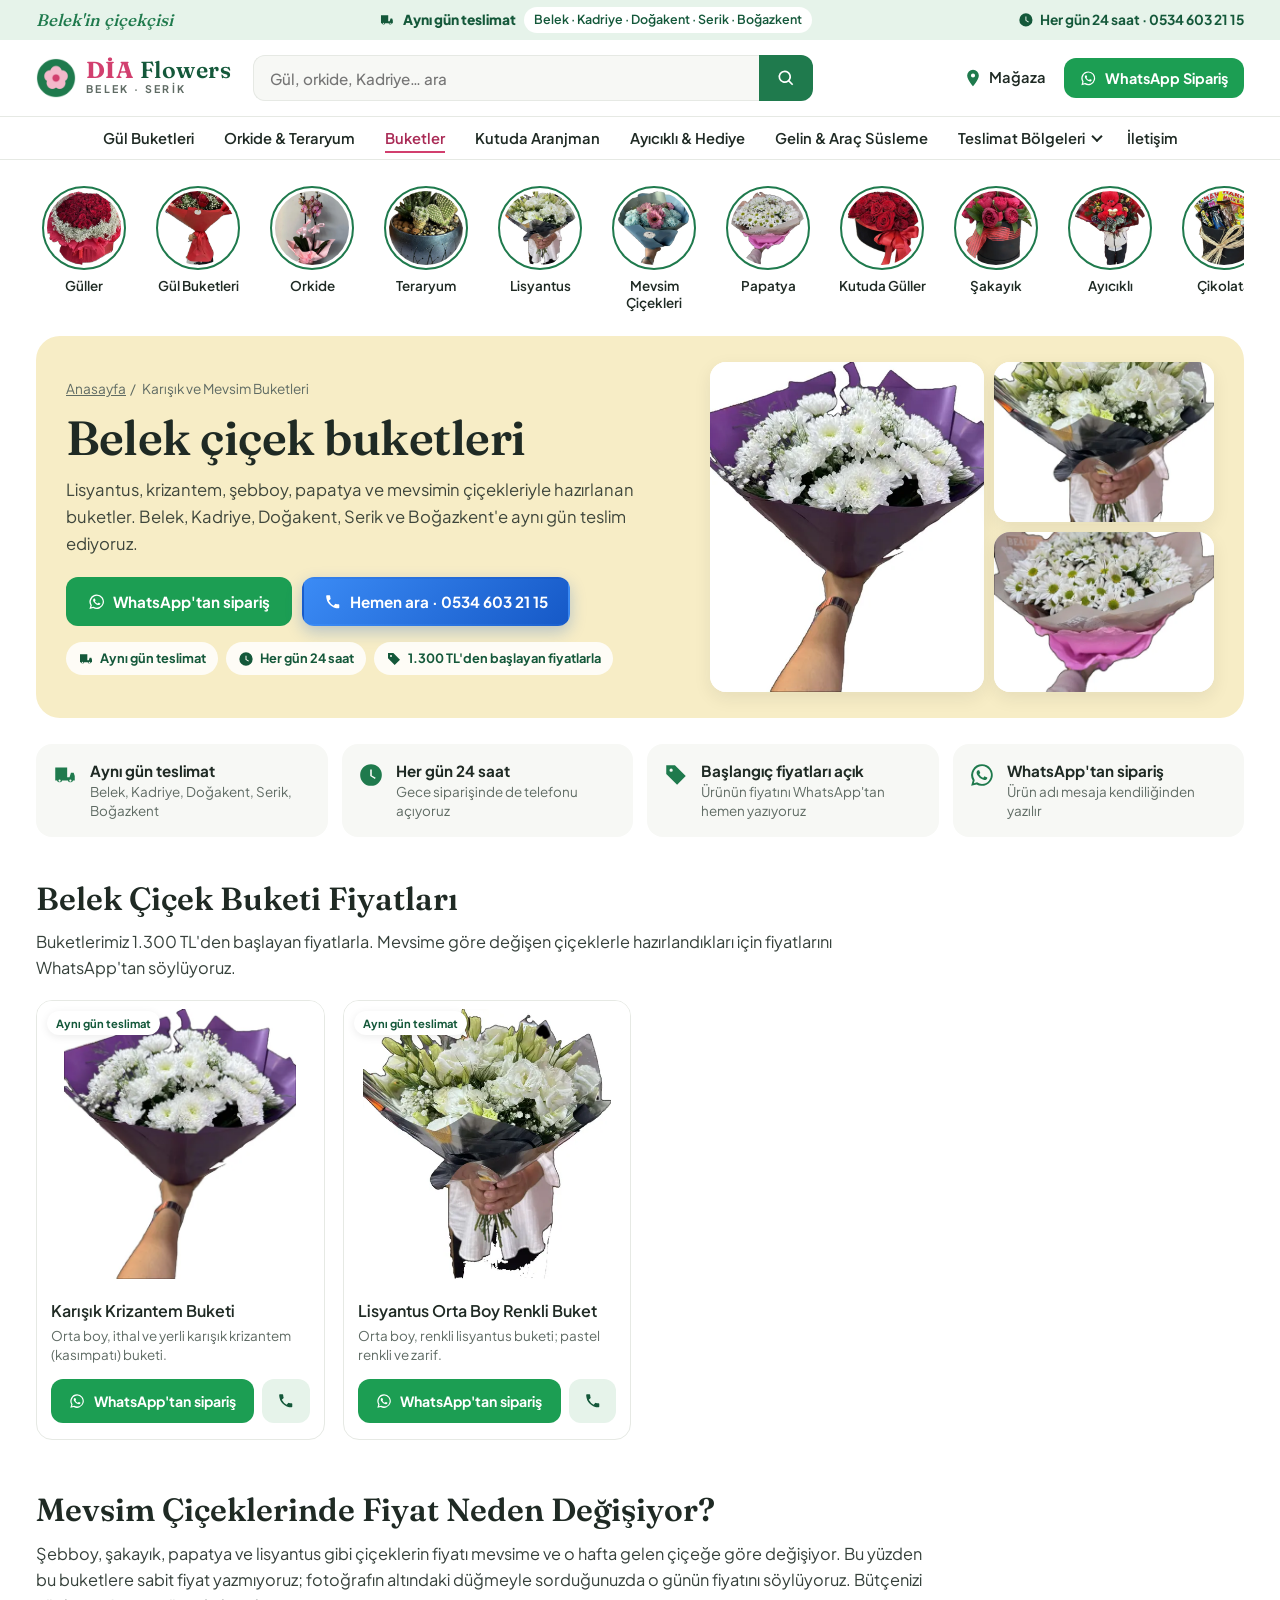
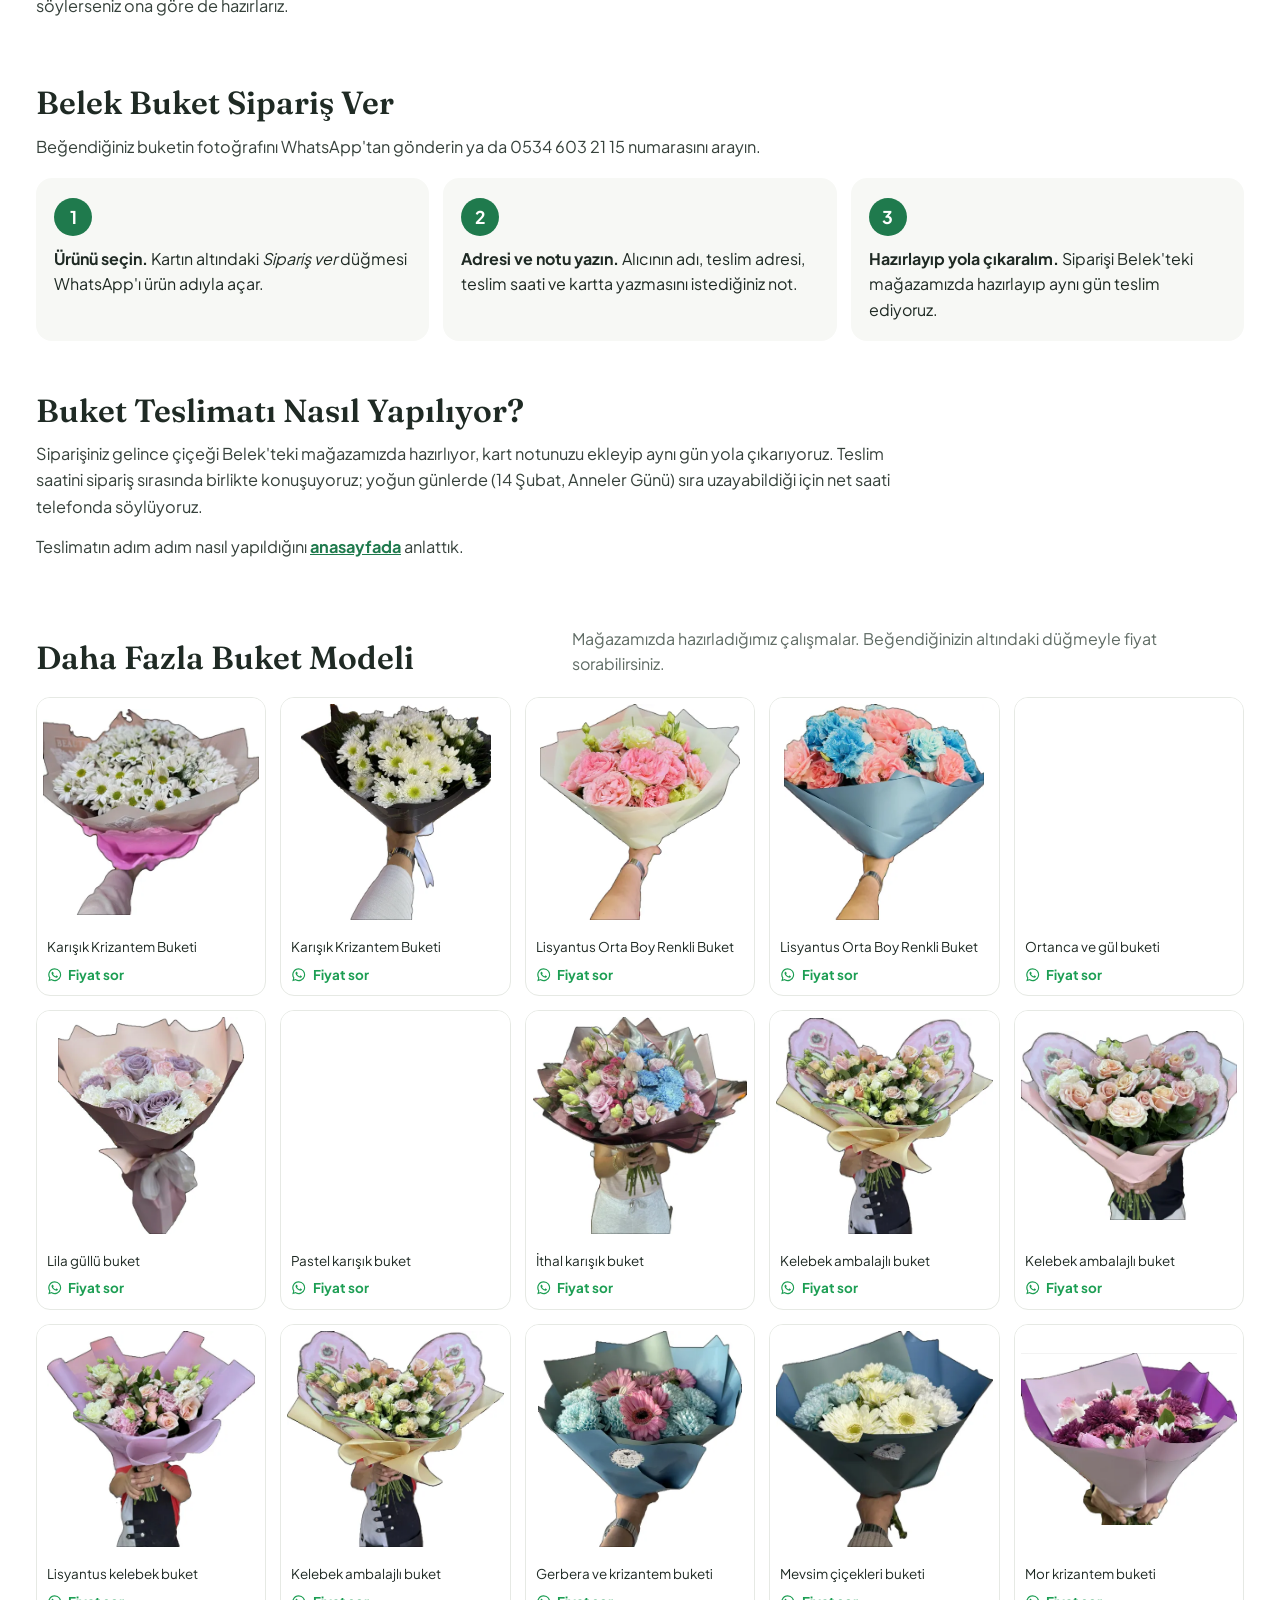
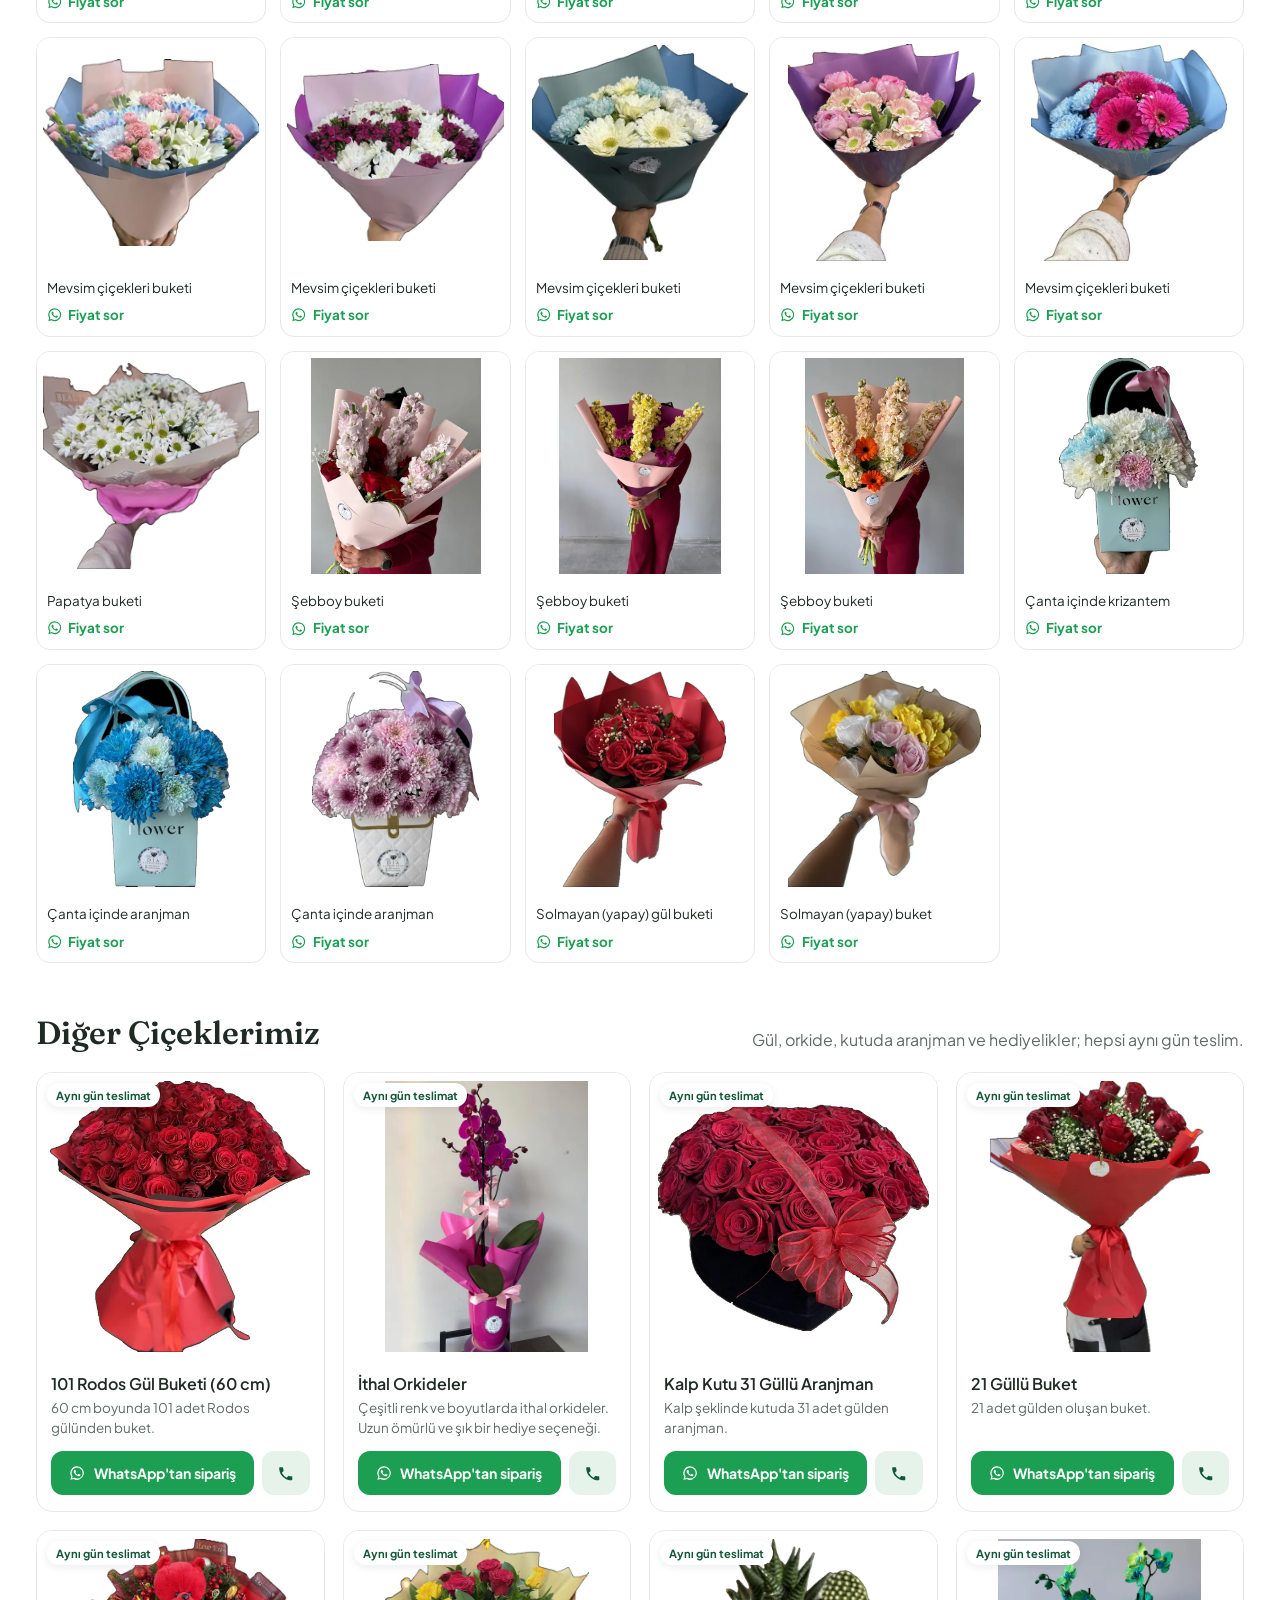
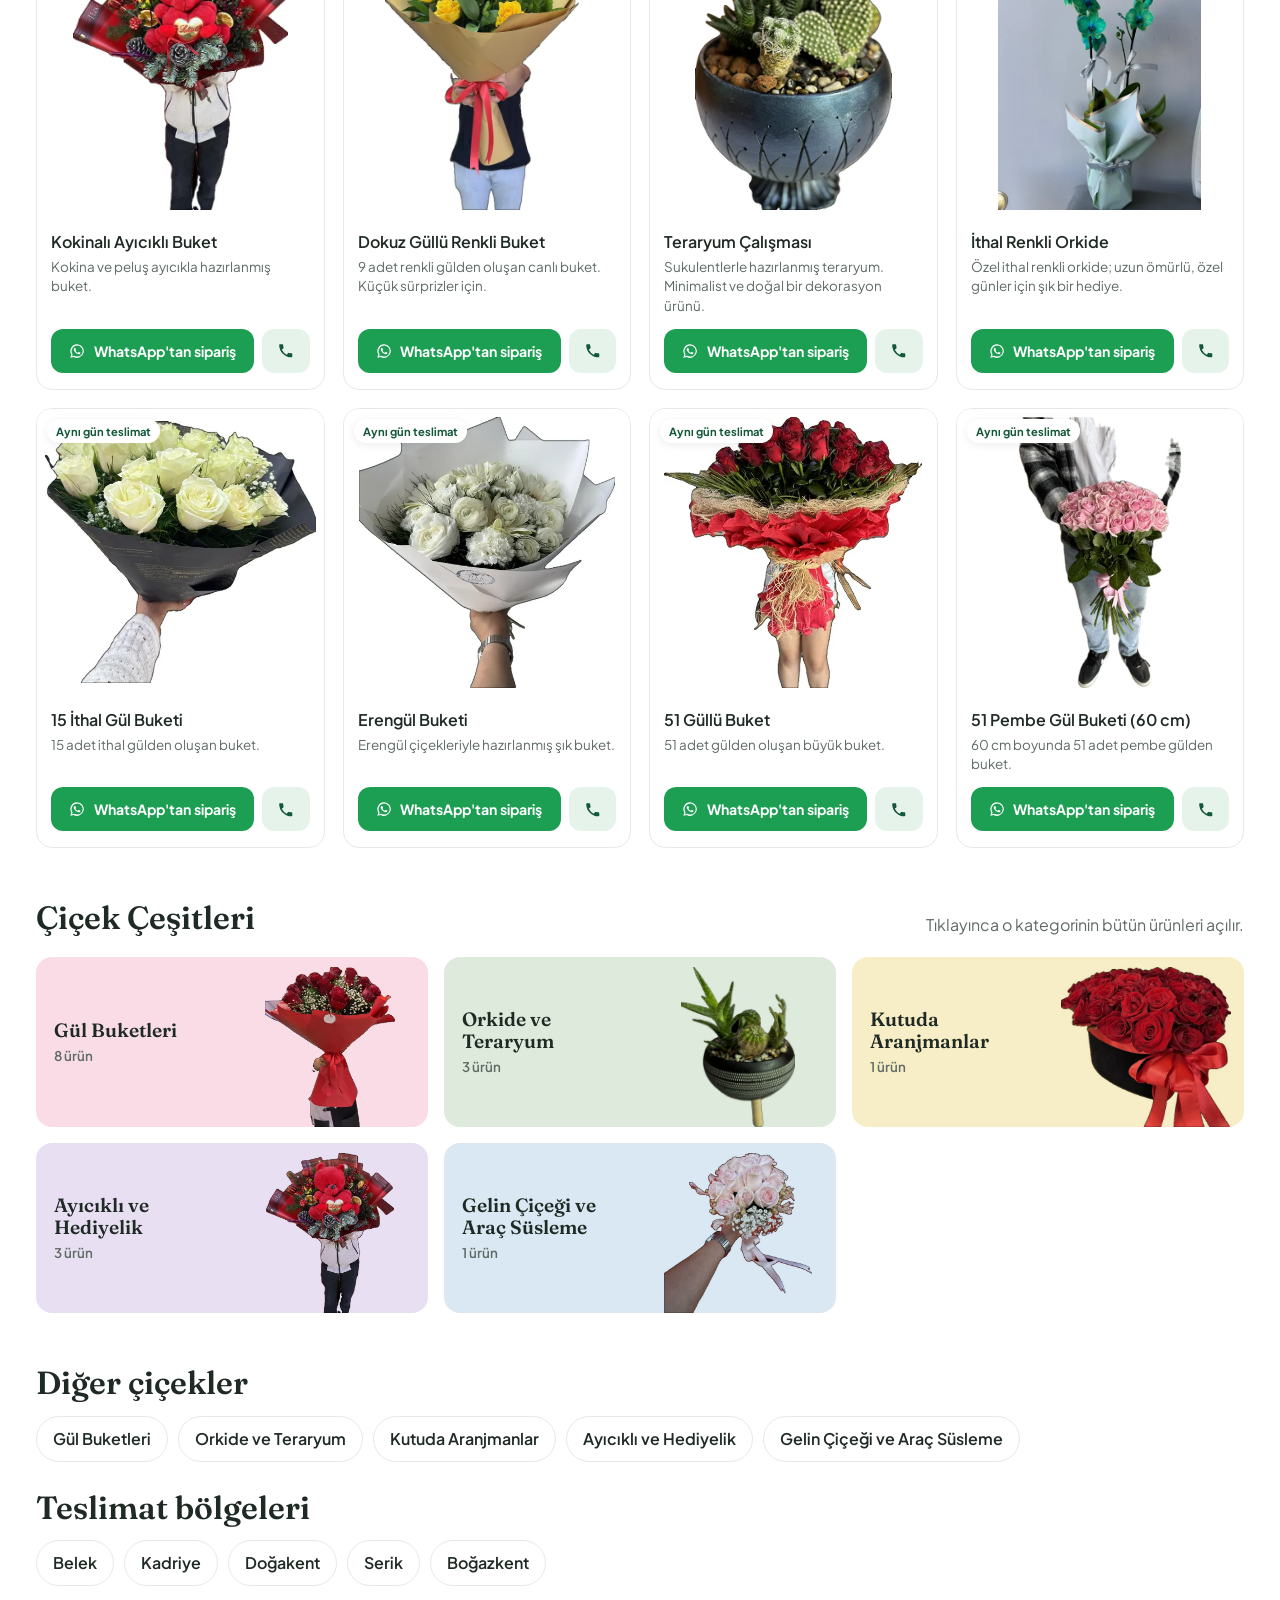
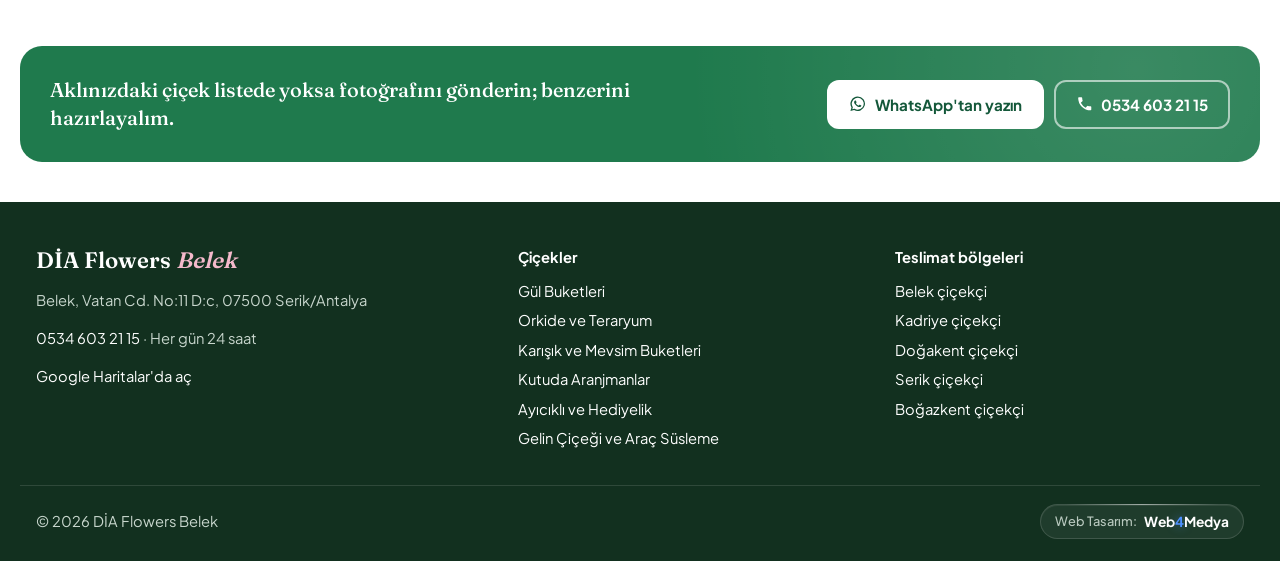
<file: buketler/index.html>
<!doctype html>
<html lang="tr">
<head>
<meta charset="utf-8">
<meta name="viewport" content="width=device-width, initial-scale=1">
<title>Belek Çiçek Buketleri — Lisyantus, Krizantem, Şebboy | DİA Flowers</title>
<meta name="description" content="Lisyantus, krizantem, şebboy, papatya ve mevsimin çiçekleriyle hazırlanan buketler. Belek&#x27;teki DİA Flowers&#x27;tan aynı gün teslimat; WhatsApp&#x27;tan sipariş.">
<link rel="canonical" href="https://diabelekflowers.com/buketler/">
<meta name="theme-color" content="#1F7A4D">
<meta property="og:type" content="website"><meta property="og:locale" content="tr_TR">
<meta property="og:title" content="Belek Çiçek Buketleri — Lisyantus, Krizantem, Şebboy | DİA Flowers"><meta property="og:description" content="Lisyantus, krizantem, şebboy, papatya ve mevsimin çiçekleriyle hazırlanan buketler. Belek&#x27;teki DİA Flowers&#x27;tan aynı gün teslimat; WhatsApp&#x27;tan sipariş.">
<meta property="og:url" content="https://diabelekflowers.com/buketler/"><meta property="og:image" content="https://diabelekflowers.com/images/og.jpg">
<link rel="icon" href="../favicon.ico" sizes="any"><link rel="icon" type="image/png" sizes="192x192" href="../images/favicon-192.png">
<link rel="apple-touch-icon" href="../images/favicon-192.png">
<link rel="preload" href="../assets/fonts/fraunces-latin.woff2" as="font" type="font/woff2" crossorigin>
<link rel="stylesheet" href="../assets/css/site.css?v=712b834b">
<script type="application/ld+json">{"@context": "https://schema.org", "@type": "Florist", "@id": "https://diabelekflowers.com/#isletme", "name": "DİA Flowers Belek", "alternateName": ["Belek Flowers Dia", "Serik DİA Flowers"], "url": "https://diabelekflowers.com/", "telephone": "+90 534 603 21 15", "email": "info@serikdiaflowers.com", "address": {"@type": "PostalAddress", "streetAddress": "Belek, Vatan Cd. No:11 D:c", "postalCode": "07500", "addressLocality": "Serik", "addressRegion": "Antalya", "addressCountry": "TR"}, "geo": {"@type": "GeoCoordinates", "latitude": 36.860642, "longitude": 31.060966}, "hasMap": "https://maps.google.com/?cid=12766109161344211274", "priceRange": "1.300 TL – 8.600 TL", "openingHoursSpecification": {"@type": "OpeningHoursSpecification", "dayOfWeek": ["Monday", "Tuesday", "Wednesday", "Thursday", "Friday", "Saturday", "Sunday"], "opens": "00:00", "closes": "23:59"}, "image": "https://diabelekflowers.com/images/magaza-900.webp"}</script><script type="application/ld+json">{"@context": "https://schema.org", "@type": "BreadcrumbList", "itemListElement": [{"@type": "ListItem", "position": 1, "name": "Anasayfa", "item": "https://diabelekflowers.com/"}, {"@type": "ListItem", "position": 2, "name": "Karışık ve Mevsim Buketleri", "item": "https://diabelekflowers.com/buketler/"}]}</script><script type="application/ld+json">{"@context": "https://schema.org", "@type": "ItemList", "name": "Karışık ve Mevsim Buketleri", "itemListElement": [{"@type": "ListItem", "position": 1, "item": {"@type": "Thing", "name": "Karışık Krizantem Buketi", "description": "Orta boy, ithal ve yerli karışık krizantem (kasımpatı) buketi.", "image": "https://diabelekflowers.com/images/ithalyerli1-900.webp"}}, {"@type": "ListItem", "position": 2, "item": {"@type": "Thing", "name": "Lisyantus Orta Boy Renkli Buket", "description": "Orta boy, renkli lisyantus buketi; pastel renkli ve zarif.", "image": "https://diabelekflowers.com/images/lisyantus1-900.webp"}}]}</script>
</head>
<body>
<a class="atla" href="#icerik">İçeriğe geç</a>
<div class="duyuru"><div class="kap duyuru-ic">
 <span class="duyuru-slogan">Belek'in çiçekçisi</span>
 <span class="duyuru-orta"><svg viewBox="0 0 24 24" aria-hidden="true"><path d="M3 5h11v9h2.2l1.3-4H20l1 3v4h-1.6a2.5 2.5 0 0 1-4.8 0H9.4a2.5 2.5 0 0 1-4.8 0H3zm4 13.2a1 1 0 1 0 0-2 1 1 0 0 0 0 2zm10 0a1 1 0 1 0 0-2 1 1 0 0 0 0 2z"/></svg><b>Aynı gün teslimat</b><span class="duyuru-ay">Belek · Kadriye · Doğakent · Serik · Boğazkent</span></span>
 <a class="duyuru-tel" href="tel:+905346032115"><svg viewBox="0 0 24 24" aria-hidden="true"><path d="M12 2a10 10 0 1 0 10 10A10 10 0 0 0 12 2zm.75 10.4 3.6 2.15-.75 1.25L11.25 13V7h1.5z"/></svg>Her gün 24 saat · 0534 603 21 15</a>
</div></div>
<header class="ust">
 <div class="kap ust-ic">
  <a class="logo" href="../" aria-label="DİA Flowers Belek anasayfa"><img src="../images/favicon-192.png" width="40" height="40" alt=""><span class="logo-y"><span class="logo-dia">DİA <i>Flowers</i></span><small>Belek · Serik</small></span></a>
  <form class="ara" role="search" action="../" data-kok="../" onsubmit="return false">
   <label class="atla" for="ara-g">Ürün, kategori ya da bölge ara</label>
   <input id="ara-g" type="search" placeholder="Gül, orkide, Kadriye… ara" autocomplete="off" enterkeyhint="search">
   <button type="submit" aria-label="Ara"><svg viewBox="0 0 24 24" aria-hidden="true"><path d="M10.5 3a7.5 7.5 0 0 1 5.9 12.1l4.3 4.3-1.4 1.4-4.3-4.3A7.5 7.5 0 1 1 10.5 3zm0 2a5.5 5.5 0 1 0 0 11 5.5 5.5 0 0 0 0-11z"/></svg></button>
   <div class="ara-sonuc" hidden></div>
  </form>
  <div class="ust-sag">
   <a class="ik-l" href="../iletisim/"><svg viewBox="0 0 24 24" aria-hidden="true"><path d="M12 2a7 7 0 0 0-7 7c0 5.25 7 13 7 13s7-7.75 7-13a7 7 0 0 0-7-7zm0 9.5A2.5 2.5 0 1 1 12 6.5a2.5 2.5 0 0 1 0 5z"/></svg><span>Mağaza</span></a>
   <a class="dg dg-wa" href="https://wa.me/905346032115?text=Merhaba%2C%20%C3%A7i%C3%A7ek%20sipari%C5%9Fi%20vermek%20istiyorum." rel="noopener" target="_blank"><svg viewBox="0 0 24 24" aria-hidden="true"><path d="M12 2a10 10 0 0 0-8.6 15.1L2 22l5-1.3A10 10 0 1 0 12 2zm0 18.2a8.2 8.2 0 0 1-4.2-1.2l-.3-.2-3 .8.8-2.9-.2-.3A8.2 8.2 0 1 1 12 20.2zm4.5-6.1c-.25-.12-1.47-.72-1.7-.8-.23-.09-.4-.13-.56.12-.17.25-.64.8-.79.97-.14.17-.29.19-.54.06a6.7 6.7 0 0 1-3.3-2.9c-.25-.43.25-.4.71-1.33a.45.45 0 0 0-.02-.42c-.06-.12-.56-1.35-.77-1.85-.2-.48-.4-.42-.56-.42h-.47a.9.9 0 0 0-.65.3 2.7 2.7 0 0 0-.85 2.02 4.7 4.7 0 0 0 1 2.5 10.8 10.8 0 0 0 4.1 3.65c1.53.66 2.13.71 2.9.6.47-.07 1.47-.6 1.67-1.18.21-.58.21-1.08.15-1.18-.06-.1-.23-.17-.48-.29z"/></svg><span class="dg-yz">WhatsApp Sipariş</span></a>
   <button class="menu-d" type="button" aria-controls="menu" aria-expanded="false" aria-label="Menüyü aç"><svg viewBox="0 0 24 24" aria-hidden="true"><path d="M3 6h18v2H3zm0 5h18v2H3zm0 5h18v2H3z"/></svg></button>
  </div>
 </div>
 <nav class="menu" id="menu" aria-label="Kategoriler">
  <div class="kap menu-ic"><a href="../gul-buketleri/">Gül Buketleri</a><a href="../orkide-teraryum/">Orkide &amp; Teraryum</a><a href="../buketler/" aria-current="page">Buketler</a><a href="../kutuda-aranjman/">Kutuda Aranjman</a><a href="../hediye-ayicikli/">Ayıcıklı &amp; Hediye</a><a href="../gelin-cicegi-arac-susleme/">Gelin &amp; Araç Süsleme</a>
   <div class="acilir"><button type="button" class="acilir-d" aria-expanded="false">Teslimat Bölgeleri</button><div class="acilir-ic"><a href="../">Belek</a><a href="../kadriye-cicekci/">Kadriye</a><a href="../dogakent-cicekci/">Doğakent</a><a href="../serik-cicekci/">Serik</a><a href="../bogazkent-cicekci/">Boğazkent</a></div></div>
   <a href="../iletisim/" class="menu-son">İletişim</a>
  </div>
 </nav>
</header>
<main id="icerik">
<section class="kap balonlar" aria-label="Çiçek kategorileri"><div class="balon-serit"><a class="balon" href="../gul-buketleri/"><span class="balon-g"><img class="" src="../images/101gul-900.webp" srcset="../images/101gul-480.webp 480w, ../images/101gul-900.webp 900w" sizes="96px" width="900" height="880" alt="Güller" loading="lazy" decoding="async"></span><span>Güller</span></a><a class="balon" href="../gul-buketleri/"><span class="balon-g"><img class="" src="../images/21gullu1-900.webp" srcset="../images/21gullu1-480.webp 480w, ../images/21gullu1-900.webp 900w" sizes="96px" width="900" height="1105" alt="Gül Buketleri" loading="lazy" decoding="async"></span><span>Gül Buketleri</span></a><a class="balon" href="../orkide-teraryum/"><span class="balon-g"><img class="" src="../images/orkide2-900.webp" srcset="../images/orkide2-480.webp 480w, ../images/orkide2-900.webp 900w" sizes="96px" width="900" height="1200" alt="Orkide" loading="lazy" decoding="async"></span><span>Orkide</span></a><a class="balon" href="../orkide-teraryum/"><span class="balon-g"><img class="" src="../images/tereryum1-900.webp" srcset="../images/tereryum1-480.webp 480w, ../images/tereryum1-900.webp 900w" sizes="96px" width="900" height="1233" alt="Teraryum" loading="lazy" decoding="async"></span><span>Teraryum</span></a><a class="balon" href="../buketler/"><span class="balon-g"><img class="" src="../images/lisyantus1-900.webp" srcset="../images/lisyantus1-480.webp 480w, ../images/lisyantus1-900.webp 900w" sizes="96px" width="900" height="982" alt="Lisyantus" loading="lazy" decoding="async"></span><span>Lisyantus</span></a><a class="balon" href="../buketler/"><span class="balon-g"><img class="" src="../images/mevsimcicekleri1-900.webp" srcset="../images/mevsimcicekleri1-480.webp 480w, ../images/mevsimcicekleri1-900.webp 900w" sizes="96px" width="900" height="958" alt="Mevsim Çiçekleri" loading="lazy" decoding="async"></span><span>Mevsim Çiçekleri</span></a><a class="balon" href="../buketler/"><span class="balon-g"><img class="" src="../images/papatya-900.webp" srcset="../images/papatya-480.webp 480w, ../images/papatya-900.webp 900w" sizes="96px" width="900" height="858" alt="Papatya" loading="lazy" decoding="async"></span><span>Papatya</span></a><a class="balon" href="../kutuda-aranjman/"><span class="balon-g"><img class="" src="../images/kutudakirmiziarajman-900.webp" srcset="../images/kutudakirmiziarajman-480.webp 480w, ../images/kutudakirmiziarajman-900.webp 900w" sizes="96px" width="900" height="848" alt="Kutuda Güller" loading="lazy" decoding="async"></span><span>Kutuda Güller</span></a><a class="balon" href="../kutuda-aranjman/"><span class="balon-g"><img class="" src="../images/sakayim1-900.webp" srcset="../images/sakayim1-480.webp 480w, ../images/sakayim1-900.webp 900w" sizes="96px" width="900" height="1023" alt="Şakayık" loading="lazy" decoding="async"></span><span>Şakayık</span></a><a class="balon" href="../hediye-ayicikli/"><span class="balon-g"><img class="" src="../images/kokoinali-900.webp" srcset="../images/kokoinali-480.webp 480w, ../images/kokoinali-900.webp 900w" sizes="96px" width="900" height="1131" alt="Ayıcıklı" loading="lazy" decoding="async"></span><span>Ayıcıklı</span></a><a class="balon" href="../hediye-ayicikli/"><span class="balon-g"><img class="" src="../images/cikolata1-900.webp" srcset="../images/cikolata1-480.webp 480w, ../images/cikolata1-900.webp 900w" sizes="96px" width="900" height="1152" alt="Çikolata" loading="lazy" decoding="async"></span><span>Çikolata</span></a><a class="balon" href="../gelin-cicegi-arac-susleme/"><span class="balon-g"><img class="" src="../images/gelin1-900.webp" srcset="../images/gelin1-480.webp 480w, ../images/gelin1-900.webp 900w" sizes="96px" width="900" height="968" alt="Gelin Çiçeği" loading="lazy" decoding="async"></span><span>Gelin Çiçeği</span></a><a class="balon" href="../gelin-cicegi-arac-susleme/"><span class="balon-g"><img class="" src="../images/araba1-900.webp" srcset="../images/araba1-480.webp 480w, ../images/araba1-900.webp 900w" sizes="96px" width="900" height="1181" alt="Araç Süsleme" loading="lazy" decoding="async"></span><span>Araç Süsleme</span></a></div></section>
<section class="kap"><div class="ic-hero ban-sari">
 <div class="ic-y"><nav class="kirinti" aria-label="Sayfa yolu"><a href="../">Anasayfa</a> <span>/</span> <span aria-current="page">Karışık ve Mevsim Buketleri</span></nav><h1>Belek çiçek buketleri</h1><p class="ic-p">Lisyantus, krizantem, şebboy, papatya ve mevsimin çiçekleriyle hazırlanan buketler. Belek, Kadriye, Doğakent, Serik ve Boğazkent&#x27;e aynı gün teslim ediyoruz.</p>
  <div class="ic-d"><a class="btn btn-wa" href="https://wa.me/905346032115?text=Merhaba%2C%20Buket%20sipari%C5%9Fi%20vermek%20istiyorum." rel="noopener" target="_blank"><svg viewBox="0 0 24 24" aria-hidden="true"><path d="M12 2a10 10 0 0 0-8.6 15.1L2 22l5-1.3A10 10 0 1 0 12 2zm0 18.2a8.2 8.2 0 0 1-4.2-1.2l-.3-.2-3 .8.8-2.9-.2-.3A8.2 8.2 0 1 1 12 20.2zm4.5-6.1c-.25-.12-1.47-.72-1.7-.8-.23-.09-.4-.13-.56.12-.17.25-.64.8-.79.97-.14.17-.29.19-.54.06a6.7 6.7 0 0 1-3.3-2.9c-.25-.43.25-.4.71-1.33a.45.45 0 0 0-.02-.42c-.06-.12-.56-1.35-.77-1.85-.2-.48-.4-.42-.56-.42h-.47a.9.9 0 0 0-.65.3 2.7 2.7 0 0 0-.85 2.02 4.7 4.7 0 0 0 1 2.5 10.8 10.8 0 0 0 4.1 3.65c1.53.66 2.13.71 2.9.6.47-.07 1.47-.6 1.67-1.18.21-.58.21-1.08.15-1.18-.06-.1-.23-.17-.48-.29z"/></svg>WhatsApp'tan sipariş</a><a class="btn btn-mavi" href="tel:+905346032115"><svg viewBox="0 0 24 24" aria-hidden="true"><path d="M6.6 10.8a15.1 15.1 0 0 0 6.6 6.6l2.2-2.2a1 1 0 0 1 1-.25 11.4 11.4 0 0 0 3.6.57 1 1 0 0 1 1 1V20a1 1 0 0 1-1 1A17 17 0 0 1 3 4a1 1 0 0 1 1-1h3.5a1 1 0 0 1 1 1c0 1.25.2 2.45.57 3.57a1 1 0 0 1-.25 1z"/></svg>Hemen ara · 0534 603 21 15</a></div>
  <ul class="ic-cip"><li><svg viewBox="0 0 24 24" aria-hidden="true"><path d="M3 5h11v9h2.2l1.3-4H20l1 3v4h-1.6a2.5 2.5 0 0 1-4.8 0H9.4a2.5 2.5 0 0 1-4.8 0H3zm4 13.2a1 1 0 1 0 0-2 1 1 0 0 0 0 2zm10 0a1 1 0 1 0 0-2 1 1 0 0 0 0 2z"/></svg>Aynı gün teslimat</li><li><svg viewBox="0 0 24 24" aria-hidden="true"><path d="M12 2a10 10 0 1 0 10 10A10 10 0 0 0 12 2zm.75 10.4 3.6 2.15-.75 1.25L11.25 13V7h1.5z"/></svg>Her gün 24 saat</li><li><svg viewBox="0 0 24 24" aria-hidden="true"><path d="M3 3h8l10 10-8 8L3 11zm4.5 6A1.5 1.5 0 1 0 6 7.5 1.5 1.5 0 0 0 7.5 9z"/></svg>1.300 TL'den başlayan fiyatlarla</li></ul>
 </div>
 <div class="ic-kolaj"><figure><img class="" src="../images/ithalyerli1-900.webp" srcset="../images/ithalyerli1-480.webp 480w, ../images/ithalyerli1-900.webp 900w" sizes="(max-width:900px) 50vw, 300px" width="900" height="1048" alt="Karışık Krizantem Buketi" fetchpriority="high"></figure><figure><img class="" src="../images/lisyantus1-900.webp" srcset="../images/lisyantus1-480.webp 480w, ../images/lisyantus1-900.webp 900w" sizes="(max-width:900px) 50vw, 300px" width="900" height="982" alt="Lisyantus Orta Boy Renkli Buket" loading="lazy" decoding="async"></figure><figure><img class="" src="../images/ithalyerli2-900.webp" srcset="../images/ithalyerli2-480.webp 480w, ../images/ithalyerli2-900.webp 900w" sizes="(max-width:900px) 50vw, 300px" width="900" height="858" alt="Karışık Krizantem Buketi" loading="lazy" decoding="async"></figure></div>
</div></section>
<ul class="guven kap">
 <li><svg viewBox="0 0 24 24" aria-hidden="true"><path d="M3 5h11v9h2.2l1.3-4H20l1 3v4h-1.6a2.5 2.5 0 0 1-4.8 0H9.4a2.5 2.5 0 0 1-4.8 0H3zm4 13.2a1 1 0 1 0 0-2 1 1 0 0 0 0 2zm10 0a1 1 0 1 0 0-2 1 1 0 0 0 0 2z"/></svg><span><b>Aynı gün teslimat</b>Belek, Kadriye, Doğakent, Serik, Boğazkent</span></li>
 <li><svg viewBox="0 0 24 24" aria-hidden="true"><path d="M12 2a10 10 0 1 0 10 10A10 10 0 0 0 12 2zm.75 10.4 3.6 2.15-.75 1.25L11.25 13V7h1.5z"/></svg><span><b>Her gün 24 saat</b>Gece siparişinde de telefonu açıyoruz</span></li>
 <li><svg viewBox="0 0 24 24" aria-hidden="true"><path d="M3 3h8l10 10-8 8L3 11zm4.5 6A1.5 1.5 0 1 0 6 7.5 1.5 1.5 0 0 0 7.5 9z"/></svg><span><b>Başlangıç fiyatları açık</b>Ürünün fiyatını WhatsApp'tan hemen yazıyoruz</span></li>
 <li><svg viewBox="0 0 24 24" aria-hidden="true"><path d="M12 2a10 10 0 0 0-8.6 15.1L2 22l5-1.3A10 10 0 1 0 12 2zm0 18.2a8.2 8.2 0 0 1-4.2-1.2l-.3-.2-3 .8.8-2.9-.2-.3A8.2 8.2 0 1 1 12 20.2zm4.5-6.1c-.25-.12-1.47-.72-1.7-.8-.23-.09-.4-.13-.56.12-.17.25-.64.8-.79.97-.14.17-.29.19-.54.06a6.7 6.7 0 0 1-3.3-2.9c-.25-.43.25-.4.71-1.33a.45.45 0 0 0-.02-.42c-.06-.12-.56-1.35-.77-1.85-.2-.48-.4-.42-.56-.42h-.47a.9.9 0 0 0-.65.3 2.7 2.7 0 0 0-.85 2.02 4.7 4.7 0 0 0 1 2.5 10.8 10.8 0 0 0 4.1 3.65c1.53.66 2.13.71 2.9.6.47-.07 1.47-.6 1.67-1.18.21-.58.21-1.08.15-1.18-.06-.1-.23-.17-.48-.29z"/></svg><span><b>WhatsApp'tan sipariş</b>Ürün adı mesaja kendiliğinden yazılır</span></li>
</ul>
<section class="bolum kap yazi genis"><h2>Belek Çiçek Buketi Fiyatları</h2><div class="yz"><p>Buketlerimiz 1.300 TL'den başlayan fiyatlarla. Mevsime göre değişen çiçeklerle hazırlandıkları için fiyatlarını WhatsApp'tan söylüyoruz.</p></div><div class="izgara"><article class="kart" id="karisik-krizantem-buketi">
 <div class="kart-g"><img class="" src="../images/ithalyerli1-900.webp" srcset="../images/ithalyerli1-480.webp 480w, ../images/ithalyerli1-900.webp 900w" sizes="(max-width:640px) 50vw, 300px" width="900" height="1048" alt="Karışık Krizantem Buketi — DİA Flowers Belek" loading="lazy" decoding="async"><span class="rozet">Aynı gün teslimat</span></div>
 <div class="kart-ic">
  <h3>Karışık Krizantem Buketi</h3>
  <p class="kart-a">Orta boy, ithal ve yerli karışık krizantem (kasımpatı) buketi.</p>
  <div class="kart-d"><a class="btn btn-wa" href="https://wa.me/905346032115?text=Merhaba%2C%20Kar%C4%B1%C5%9F%C4%B1k%20Krizantem%20Buketi%20sipari%C5%9F%20vermek%20istiyorum.%20Fiyat%C4%B1n%C4%B1%20%C3%B6%C4%9Frenebilir%20miyim%3F" rel="noopener" target="_blank"><svg viewBox="0 0 24 24" aria-hidden="true"><path d="M12 2a10 10 0 0 0-8.6 15.1L2 22l5-1.3A10 10 0 1 0 12 2zm0 18.2a8.2 8.2 0 0 1-4.2-1.2l-.3-.2-3 .8.8-2.9-.2-.3A8.2 8.2 0 1 1 12 20.2zm4.5-6.1c-.25-.12-1.47-.72-1.7-.8-.23-.09-.4-.13-.56.12-.17.25-.64.8-.79.97-.14.17-.29.19-.54.06a6.7 6.7 0 0 1-3.3-2.9c-.25-.43.25-.4.71-1.33a.45.45 0 0 0-.02-.42c-.06-.12-.56-1.35-.77-1.85-.2-.48-.4-.42-.56-.42h-.47a.9.9 0 0 0-.65.3 2.7 2.7 0 0 0-.85 2.02 4.7 4.7 0 0 0 1 2.5 10.8 10.8 0 0 0 4.1 3.65c1.53.66 2.13.71 2.9.6.47-.07 1.47-.6 1.67-1.18.21-.58.21-1.08.15-1.18-.06-.1-.23-.17-.48-.29z"/></svg><span class="uzun">WhatsApp'tan sipariş</span><span class="kisa">Sipariş ver</span></a><a class="btn btn-ara" href="tel:+905346032115" aria-label="Karışık Krizantem Buketi için ara"><svg viewBox="0 0 24 24" aria-hidden="true"><path d="M6.6 10.8a15.1 15.1 0 0 0 6.6 6.6l2.2-2.2a1 1 0 0 1 1-.25 11.4 11.4 0 0 0 3.6.57 1 1 0 0 1 1 1V20a1 1 0 0 1-1 1A17 17 0 0 1 3 4a1 1 0 0 1 1-1h3.5a1 1 0 0 1 1 1c0 1.25.2 2.45.57 3.57a1 1 0 0 1-.25 1z"/></svg></a></div>
 </div>
</article><article class="kart" id="lisyantus-orta-boy-renkli-buket">
 <div class="kart-g"><img class="" src="../images/lisyantus1-900.webp" srcset="../images/lisyantus1-480.webp 480w, ../images/lisyantus1-900.webp 900w" sizes="(max-width:640px) 50vw, 300px" width="900" height="982" alt="Lisyantus Orta Boy Renkli Buket — DİA Flowers Belek" loading="lazy" decoding="async"><span class="rozet">Aynı gün teslimat</span></div>
 <div class="kart-ic">
  <h3>Lisyantus Orta Boy Renkli Buket</h3>
  <p class="kart-a">Orta boy, renkli lisyantus buketi; pastel renkli ve zarif.</p>
  <div class="kart-d"><a class="btn btn-wa" href="https://wa.me/905346032115?text=Merhaba%2C%20Lisyantus%20Orta%20Boy%20Renkli%20Buket%20sipari%C5%9F%20vermek%20istiyorum.%20Fiyat%C4%B1n%C4%B1%20%C3%B6%C4%9Frenebilir%20miyim%3F" rel="noopener" target="_blank"><svg viewBox="0 0 24 24" aria-hidden="true"><path d="M12 2a10 10 0 0 0-8.6 15.1L2 22l5-1.3A10 10 0 1 0 12 2zm0 18.2a8.2 8.2 0 0 1-4.2-1.2l-.3-.2-3 .8.8-2.9-.2-.3A8.2 8.2 0 1 1 12 20.2zm4.5-6.1c-.25-.12-1.47-.72-1.7-.8-.23-.09-.4-.13-.56.12-.17.25-.64.8-.79.97-.14.17-.29.19-.54.06a6.7 6.7 0 0 1-3.3-2.9c-.25-.43.25-.4.71-1.33a.45.45 0 0 0-.02-.42c-.06-.12-.56-1.35-.77-1.85-.2-.48-.4-.42-.56-.42h-.47a.9.9 0 0 0-.65.3 2.7 2.7 0 0 0-.85 2.02 4.7 4.7 0 0 0 1 2.5 10.8 10.8 0 0 0 4.1 3.65c1.53.66 2.13.71 2.9.6.47-.07 1.47-.6 1.67-1.18.21-.58.21-1.08.15-1.18-.06-.1-.23-.17-.48-.29z"/></svg><span class="uzun">WhatsApp'tan sipariş</span><span class="kisa">Sipariş ver</span></a><a class="btn btn-ara" href="tel:+905346032115" aria-label="Lisyantus Orta Boy Renkli Buket için ara"><svg viewBox="0 0 24 24" aria-hidden="true"><path d="M6.6 10.8a15.1 15.1 0 0 0 6.6 6.6l2.2-2.2a1 1 0 0 1 1-.25 11.4 11.4 0 0 0 3.6.57 1 1 0 0 1 1 1V20a1 1 0 0 1-1 1A17 17 0 0 1 3 4a1 1 0 0 1 1-1h3.5a1 1 0 0 1 1 1c0 1.25.2 2.45.57 3.57a1 1 0 0 1-.25 1z"/></svg></a></div>
 </div>
</article></div></section>
<section class="bolum kap yazi"><h2>Mevsim Çiçeklerinde Fiyat Neden Değişiyor?</h2><div class="yz"><p>Şebboy, şakayık, papatya ve lisyantus gibi çiçeklerin fiyatı mevsime ve o hafta gelen çiçeğe göre değişiyor. Bu yüzden bu buketlere sabit fiyat yazmıyoruz; fotoğrafın altındaki düğmeyle sorduğunuzda o günün fiyatını söylüyoruz. Bütçenizi söylerseniz ona göre de hazırlarız.</p></div></section>
<section class="bolum kap yazi"><h2>Belek Buket Sipariş Ver</h2><div class="yz"><p>Beğendiğiniz buketin fotoğrafını WhatsApp'tan gönderin ya da 0534 603 21 15 numarasını arayın.</p></div><ol class="adim">
  <li><b>Ürünü seçin.</b> Kartın altındaki <em>Sipariş ver</em> düğmesi WhatsApp'ı ürün adıyla açar.</li>
  <li><b>Adresi ve notu yazın.</b> Alıcının adı, teslim adresi, teslim saati ve kartta yazmasını istediğiniz not.</li>
  <li><b>Hazırlayıp yola çıkaralım.</b> Siparişi Belek'teki mağazamızda hazırlayıp aynı gün teslim ediyoruz.</li>
 </ol></section>
<section class="bolum kap yazi" id="teslimat"><h2>Buket Teslimatı Nasıl Yapılıyor?</h2><div class="yz"><p>Siparişiniz gelince çiçeği Belek'teki mağazamızda hazırlıyor, kart notunuzu ekleyip aynı gün yola çıkarıyoruz. Teslim saatini sipariş sırasında birlikte konuşuyoruz; yoğun günlerde (14 Şubat, Anneler Günü) sıra uzayabildiği için net saati telefonda söylüyoruz.</p><p>Teslimatın adım adım nasıl yapıldığını <a href="../#teslimat">anasayfada</a> anlattık.</p></div></section>

<section class="bolum kap"><div class="bas"><h2>Daha Fazla Buket Modeli</h2>
 <p>Mağazamızda hazırladığımız çalışmalar. Beğendiğinizin altındaki düğmeyle fiyat sorabilirsiniz.</p></div>
 <div class="g-izgara"><figure class="gk"><img class="" src="../images/ithalyerli2-900.webp" srcset="../images/ithalyerli2-480.webp 480w, ../images/ithalyerli2-900.webp 900w" sizes="(max-width:640px) 50vw, 240px" width="900" height="858" alt="Karışık Krizantem Buketi — DİA Flowers Belek" loading="lazy" decoding="async">
 <figcaption><span>Karışık Krizantem Buketi</span><a href="https://wa.me/905346032115?text=Merhaba%2C%20sitenizdeki%20%22Kar%C4%B1%C5%9F%C4%B1k%20Krizantem%20Buketi%22%20%C3%BCr%C3%BCn%C3%BCn%C3%BCn%20fiyat%C4%B1n%C4%B1%20%C3%B6%C4%9Frenebilir%20miyim%3F" rel="noopener" target="_blank"><svg viewBox="0 0 24 24" aria-hidden="true"><path d="M12 2a10 10 0 0 0-8.6 15.1L2 22l5-1.3A10 10 0 1 0 12 2zm0 18.2a8.2 8.2 0 0 1-4.2-1.2l-.3-.2-3 .8.8-2.9-.2-.3A8.2 8.2 0 1 1 12 20.2zm4.5-6.1c-.25-.12-1.47-.72-1.7-.8-.23-.09-.4-.13-.56.12-.17.25-.64.8-.79.97-.14.17-.29.19-.54.06a6.7 6.7 0 0 1-3.3-2.9c-.25-.43.25-.4.71-1.33a.45.45 0 0 0-.02-.42c-.06-.12-.56-1.35-.77-1.85-.2-.48-.4-.42-.56-.42h-.47a.9.9 0 0 0-.65.3 2.7 2.7 0 0 0-.85 2.02 4.7 4.7 0 0 0 1 2.5 10.8 10.8 0 0 0 4.1 3.65c1.53.66 2.13.71 2.9.6.47-.07 1.47-.6 1.67-1.18.21-.58.21-1.08.15-1.18-.06-.1-.23-.17-.48-.29z"/></svg>Fiyat sor</a></figcaption></figure><figure class="gk"><img class="" src="../images/ithalyerli3-900.webp" srcset="../images/ithalyerli3-480.webp 480w, ../images/ithalyerli3-900.webp 900w" sizes="(max-width:640px) 50vw, 240px" width="900" height="1025" alt="Karışık Krizantem Buketi — DİA Flowers Belek" loading="lazy" decoding="async">
 <figcaption><span>Karışık Krizantem Buketi</span><a href="https://wa.me/905346032115?text=Merhaba%2C%20sitenizdeki%20%22Kar%C4%B1%C5%9F%C4%B1k%20Krizantem%20Buketi%22%20%C3%BCr%C3%BCn%C3%BCn%C3%BCn%20fiyat%C4%B1n%C4%B1%20%C3%B6%C4%9Frenebilir%20miyim%3F" rel="noopener" target="_blank"><svg viewBox="0 0 24 24" aria-hidden="true"><path d="M12 2a10 10 0 0 0-8.6 15.1L2 22l5-1.3A10 10 0 1 0 12 2zm0 18.2a8.2 8.2 0 0 1-4.2-1.2l-.3-.2-3 .8.8-2.9-.2-.3A8.2 8.2 0 1 1 12 20.2zm4.5-6.1c-.25-.12-1.47-.72-1.7-.8-.23-.09-.4-.13-.56.12-.17.25-.64.8-.79.97-.14.17-.29.19-.54.06a6.7 6.7 0 0 1-3.3-2.9c-.25-.43.25-.4.71-1.33a.45.45 0 0 0-.02-.42c-.06-.12-.56-1.35-.77-1.85-.2-.48-.4-.42-.56-.42h-.47a.9.9 0 0 0-.65.3 2.7 2.7 0 0 0-.85 2.02 4.7 4.7 0 0 0 1 2.5 10.8 10.8 0 0 0 4.1 3.65c1.53.66 2.13.71 2.9.6.47-.07 1.47-.6 1.67-1.18.21-.58.21-1.08.15-1.18-.06-.1-.23-.17-.48-.29z"/></svg>Fiyat sor</a></figcaption></figure><figure class="gk"><img class="" src="../images/lisyantus2-900.webp" srcset="../images/lisyantus2-480.webp 480w, ../images/lisyantus2-900.webp 900w" sizes="(max-width:640px) 50vw, 240px" width="900" height="977" alt="Lisyantus Orta Boy Renkli Buket — DİA Flowers Belek" loading="lazy" decoding="async">
 <figcaption><span>Lisyantus Orta Boy Renkli Buket</span><a href="https://wa.me/905346032115?text=Merhaba%2C%20sitenizdeki%20%22Lisyantus%20Orta%20Boy%20Renkli%20Buket%22%20%C3%BCr%C3%BCn%C3%BCn%C3%BCn%20fiyat%C4%B1n%C4%B1%20%C3%B6%C4%9Frenebilir%20miyim%3F" rel="noopener" target="_blank"><svg viewBox="0 0 24 24" aria-hidden="true"><path d="M12 2a10 10 0 0 0-8.6 15.1L2 22l5-1.3A10 10 0 1 0 12 2zm0 18.2a8.2 8.2 0 0 1-4.2-1.2l-.3-.2-3 .8.8-2.9-.2-.3A8.2 8.2 0 1 1 12 20.2zm4.5-6.1c-.25-.12-1.47-.72-1.7-.8-.23-.09-.4-.13-.56.12-.17.25-.64.8-.79.97-.14.17-.29.19-.54.06a6.7 6.7 0 0 1-3.3-2.9c-.25-.43.25-.4.71-1.33a.45.45 0 0 0-.02-.42c-.06-.12-.56-1.35-.77-1.85-.2-.48-.4-.42-.56-.42h-.47a.9.9 0 0 0-.65.3 2.7 2.7 0 0 0-.85 2.02 4.7 4.7 0 0 0 1 2.5 10.8 10.8 0 0 0 4.1 3.65c1.53.66 2.13.71 2.9.6.47-.07 1.47-.6 1.67-1.18.21-.58.21-1.08.15-1.18-.06-.1-.23-.17-.48-.29z"/></svg>Fiyat sor</a></figcaption></figure><figure class="gk"><img class="" src="../images/lisyantus3-900.webp" srcset="../images/lisyantus3-480.webp 480w, ../images/lisyantus3-900.webp 900w" sizes="(max-width:640px) 50vw, 240px" width="900" height="973" alt="Lisyantus Orta Boy Renkli Buket — DİA Flowers Belek" loading="lazy" decoding="async">
 <figcaption><span>Lisyantus Orta Boy Renkli Buket</span><a href="https://wa.me/905346032115?text=Merhaba%2C%20sitenizdeki%20%22Lisyantus%20Orta%20Boy%20Renkli%20Buket%22%20%C3%BCr%C3%BCn%C3%BCn%C3%BCn%20fiyat%C4%B1n%C4%B1%20%C3%B6%C4%9Frenebilir%20miyim%3F" rel="noopener" target="_blank"><svg viewBox="0 0 24 24" aria-hidden="true"><path d="M12 2a10 10 0 0 0-8.6 15.1L2 22l5-1.3A10 10 0 1 0 12 2zm0 18.2a8.2 8.2 0 0 1-4.2-1.2l-.3-.2-3 .8.8-2.9-.2-.3A8.2 8.2 0 1 1 12 20.2zm4.5-6.1c-.25-.12-1.47-.72-1.7-.8-.23-.09-.4-.13-.56.12-.17.25-.64.8-.79.97-.14.17-.29.19-.54.06a6.7 6.7 0 0 1-3.3-2.9c-.25-.43.25-.4.71-1.33a.45.45 0 0 0-.02-.42c-.06-.12-.56-1.35-.77-1.85-.2-.48-.4-.42-.56-.42h-.47a.9.9 0 0 0-.65.3 2.7 2.7 0 0 0-.85 2.02 4.7 4.7 0 0 0 1 2.5 10.8 10.8 0 0 0 4.1 3.65c1.53.66 2.13.71 2.9.6.47-.07 1.47-.6 1.67-1.18.21-.58.21-1.08.15-1.18-.06-.1-.23-.17-.48-.29z"/></svg>Fiyat sor</a></figcaption></figure><figure class="gk"><img class="" src="../images/ithalbuket-900.webp" srcset="../images/ithalbuket-480.webp 480w, ../images/ithalbuket-900.webp 900w" sizes="(max-width:640px) 50vw, 240px" width="900" height="1111" alt="Ortanca ve gül buketi — DİA Flowers Belek" loading="lazy" decoding="async">
 <figcaption><span>Ortanca ve gül buketi</span><a href="https://wa.me/905346032115?text=Merhaba%2C%20sitenizdeki%20%22Ortanca%20ve%20g%C3%BCl%20buketi%22%20%C3%BCr%C3%BCn%C3%BCn%C3%BCn%20fiyat%C4%B1n%C4%B1%20%C3%B6%C4%9Frenebilir%20miyim%3F" rel="noopener" target="_blank"><svg viewBox="0 0 24 24" aria-hidden="true"><path d="M12 2a10 10 0 0 0-8.6 15.1L2 22l5-1.3A10 10 0 1 0 12 2zm0 18.2a8.2 8.2 0 0 1-4.2-1.2l-.3-.2-3 .8.8-2.9-.2-.3A8.2 8.2 0 1 1 12 20.2zm4.5-6.1c-.25-.12-1.47-.72-1.7-.8-.23-.09-.4-.13-.56.12-.17.25-.64.8-.79.97-.14.17-.29.19-.54.06a6.7 6.7 0 0 1-3.3-2.9c-.25-.43.25-.4.71-1.33a.45.45 0 0 0-.02-.42c-.06-.12-.56-1.35-.77-1.85-.2-.48-.4-.42-.56-.42h-.47a.9.9 0 0 0-.65.3 2.7 2.7 0 0 0-.85 2.02 4.7 4.7 0 0 0 1 2.5 10.8 10.8 0 0 0 4.1 3.65c1.53.66 2.13.71 2.9.6.47-.07 1.47-.6 1.67-1.18.21-.58.21-1.08.15-1.18-.06-.1-.23-.17-.48-.29z"/></svg>Fiyat sor</a></figcaption></figure><figure class="gk"><img class="" src="../images/ithalorta-900.webp" srcset="../images/ithalorta-480.webp 480w, ../images/ithalorta-900.webp 900w" sizes="(max-width:640px) 50vw, 240px" width="900" height="1044" alt="Lila güllü buket — DİA Flowers Belek" loading="lazy" decoding="async">
 <figcaption><span>Lila güllü buket</span><a href="https://wa.me/905346032115?text=Merhaba%2C%20sitenizdeki%20%22Lila%20g%C3%BCll%C3%BC%20buket%22%20%C3%BCr%C3%BCn%C3%BCn%C3%BCn%20fiyat%C4%B1n%C4%B1%20%C3%B6%C4%9Frenebilir%20miyim%3F" rel="noopener" target="_blank"><svg viewBox="0 0 24 24" aria-hidden="true"><path d="M12 2a10 10 0 0 0-8.6 15.1L2 22l5-1.3A10 10 0 1 0 12 2zm0 18.2a8.2 8.2 0 0 1-4.2-1.2l-.3-.2-3 .8.8-2.9-.2-.3A8.2 8.2 0 1 1 12 20.2zm4.5-6.1c-.25-.12-1.47-.72-1.7-.8-.23-.09-.4-.13-.56.12-.17.25-.64.8-.79.97-.14.17-.29.19-.54.06a6.7 6.7 0 0 1-3.3-2.9c-.25-.43.25-.4.71-1.33a.45.45 0 0 0-.02-.42c-.06-.12-.56-1.35-.77-1.85-.2-.48-.4-.42-.56-.42h-.47a.9.9 0 0 0-.65.3 2.7 2.7 0 0 0-.85 2.02 4.7 4.7 0 0 0 1 2.5 10.8 10.8 0 0 0 4.1 3.65c1.53.66 2.13.71 2.9.6.47-.07 1.47-.6 1.67-1.18.21-.58.21-1.08.15-1.18-.06-.1-.23-.17-.48-.29z"/></svg>Fiyat sor</a></figcaption></figure><figure class="gk"><img class="" src="../images/ithalorta1-900.webp" srcset="../images/ithalorta1-480.webp 480w, ../images/ithalorta1-900.webp 900w" sizes="(max-width:640px) 50vw, 240px" width="900" height="1044" alt="Pastel karışık buket — DİA Flowers Belek" loading="lazy" decoding="async">
 <figcaption><span>Pastel karışık buket</span><a href="https://wa.me/905346032115?text=Merhaba%2C%20sitenizdeki%20%22Pastel%20kar%C4%B1%C5%9F%C4%B1k%20buket%22%20%C3%BCr%C3%BCn%C3%BCn%C3%BCn%20fiyat%C4%B1n%C4%B1%20%C3%B6%C4%9Frenebilir%20miyim%3F" rel="noopener" target="_blank"><svg viewBox="0 0 24 24" aria-hidden="true"><path d="M12 2a10 10 0 0 0-8.6 15.1L2 22l5-1.3A10 10 0 1 0 12 2zm0 18.2a8.2 8.2 0 0 1-4.2-1.2l-.3-.2-3 .8.8-2.9-.2-.3A8.2 8.2 0 1 1 12 20.2zm4.5-6.1c-.25-.12-1.47-.72-1.7-.8-.23-.09-.4-.13-.56.12-.17.25-.64.8-.79.97-.14.17-.29.19-.54.06a6.7 6.7 0 0 1-3.3-2.9c-.25-.43.25-.4.71-1.33a.45.45 0 0 0-.02-.42c-.06-.12-.56-1.35-.77-1.85-.2-.48-.4-.42-.56-.42h-.47a.9.9 0 0 0-.65.3 2.7 2.7 0 0 0-.85 2.02 4.7 4.7 0 0 0 1 2.5 10.8 10.8 0 0 0 4.1 3.65c1.53.66 2.13.71 2.9.6.47-.07 1.47-.6 1.67-1.18.21-.58.21-1.08.15-1.18-.06-.1-.23-.17-.48-.29z"/></svg>Fiyat sor</a></figcaption></figure><figure class="gk"><img class="" src="../images/karisikithal1-900.webp" srcset="../images/karisikithal1-480.webp 480w, ../images/karisikithal1-900.webp 900w" sizes="(max-width:640px) 50vw, 240px" width="900" height="908" alt="İthal karışık buket — DİA Flowers Belek" loading="lazy" decoding="async">
 <figcaption><span>İthal karışık buket</span><a href="https://wa.me/905346032115?text=Merhaba%2C%20sitenizdeki%20%22%C4%B0thal%20kar%C4%B1%C5%9F%C4%B1k%20buket%22%20%C3%BCr%C3%BCn%C3%BCn%C3%BCn%20fiyat%C4%B1n%C4%B1%20%C3%B6%C4%9Frenebilir%20miyim%3F" rel="noopener" target="_blank"><svg viewBox="0 0 24 24" aria-hidden="true"><path d="M12 2a10 10 0 0 0-8.6 15.1L2 22l5-1.3A10 10 0 1 0 12 2zm0 18.2a8.2 8.2 0 0 1-4.2-1.2l-.3-.2-3 .8.8-2.9-.2-.3A8.2 8.2 0 1 1 12 20.2zm4.5-6.1c-.25-.12-1.47-.72-1.7-.8-.23-.09-.4-.13-.56.12-.17.25-.64.8-.79.97-.14.17-.29.19-.54.06a6.7 6.7 0 0 1-3.3-2.9c-.25-.43.25-.4.71-1.33a.45.45 0 0 0-.02-.42c-.06-.12-.56-1.35-.77-1.85-.2-.48-.4-.42-.56-.42h-.47a.9.9 0 0 0-.65.3 2.7 2.7 0 0 0-.85 2.02 4.7 4.7 0 0 0 1 2.5 10.8 10.8 0 0 0 4.1 3.65c1.53.66 2.13.71 2.9.6.47-.07 1.47-.6 1.67-1.18.21-.58.21-1.08.15-1.18-.06-.1-.23-.17-.48-.29z"/></svg>Fiyat sor</a></figcaption></figure><figure class="gk"><img class="" src="../images/kelebek1-900.webp" srcset="../images/kelebek1-480.webp 480w, ../images/kelebek1-900.webp 900w" sizes="(max-width:640px) 50vw, 240px" width="900" height="899" alt="Kelebek ambalajlı buket — DİA Flowers Belek" loading="lazy" decoding="async">
 <figcaption><span>Kelebek ambalajlı buket</span><a href="https://wa.me/905346032115?text=Merhaba%2C%20sitenizdeki%20%22Kelebek%20ambalajl%C4%B1%20buket%22%20%C3%BCr%C3%BCn%C3%BCn%C3%BCn%20fiyat%C4%B1n%C4%B1%20%C3%B6%C4%9Frenebilir%20miyim%3F" rel="noopener" target="_blank"><svg viewBox="0 0 24 24" aria-hidden="true"><path d="M12 2a10 10 0 0 0-8.6 15.1L2 22l5-1.3A10 10 0 1 0 12 2zm0 18.2a8.2 8.2 0 0 1-4.2-1.2l-.3-.2-3 .8.8-2.9-.2-.3A8.2 8.2 0 1 1 12 20.2zm4.5-6.1c-.25-.12-1.47-.72-1.7-.8-.23-.09-.4-.13-.56.12-.17.25-.64.8-.79.97-.14.17-.29.19-.54.06a6.7 6.7 0 0 1-3.3-2.9c-.25-.43.25-.4.71-1.33a.45.45 0 0 0-.02-.42c-.06-.12-.56-1.35-.77-1.85-.2-.48-.4-.42-.56-.42h-.47a.9.9 0 0 0-.65.3 2.7 2.7 0 0 0-.85 2.02 4.7 4.7 0 0 0 1 2.5 10.8 10.8 0 0 0 4.1 3.65c1.53.66 2.13.71 2.9.6.47-.07 1.47-.6 1.67-1.18.21-.58.21-1.08.15-1.18-.06-.1-.23-.17-.48-.29z"/></svg>Fiyat sor</a></figcaption></figure><figure class="gk"><img class="" src="../images/kelebek2-900.webp" srcset="../images/kelebek2-480.webp 480w, ../images/kelebek2-900.webp 900w" sizes="(max-width:640px) 50vw, 240px" width="900" height="783" alt="Kelebek ambalajlı buket — DİA Flowers Belek" loading="lazy" decoding="async">
 <figcaption><span>Kelebek ambalajlı buket</span><a href="https://wa.me/905346032115?text=Merhaba%2C%20sitenizdeki%20%22Kelebek%20ambalajl%C4%B1%20buket%22%20%C3%BCr%C3%BCn%C3%BCn%C3%BCn%20fiyat%C4%B1n%C4%B1%20%C3%B6%C4%9Frenebilir%20miyim%3F" rel="noopener" target="_blank"><svg viewBox="0 0 24 24" aria-hidden="true"><path d="M12 2a10 10 0 0 0-8.6 15.1L2 22l5-1.3A10 10 0 1 0 12 2zm0 18.2a8.2 8.2 0 0 1-4.2-1.2l-.3-.2-3 .8.8-2.9-.2-.3A8.2 8.2 0 1 1 12 20.2zm4.5-6.1c-.25-.12-1.47-.72-1.7-.8-.23-.09-.4-.13-.56.12-.17.25-.64.8-.79.97-.14.17-.29.19-.54.06a6.7 6.7 0 0 1-3.3-2.9c-.25-.43.25-.4.71-1.33a.45.45 0 0 0-.02-.42c-.06-.12-.56-1.35-.77-1.85-.2-.48-.4-.42-.56-.42h-.47a.9.9 0 0 0-.65.3 2.7 2.7 0 0 0-.85 2.02 4.7 4.7 0 0 0 1 2.5 10.8 10.8 0 0 0 4.1 3.65c1.53.66 2.13.71 2.9.6.47-.07 1.47-.6 1.67-1.18.21-.58.21-1.08.15-1.18-.06-.1-.23-.17-.48-.29z"/></svg>Fiyat sor</a></figcaption></figure><figure class="gk"><img class="" src="../images/kelebek3-900.webp" srcset="../images/kelebek3-480.webp 480w, ../images/kelebek3-900.webp 900w" sizes="(max-width:640px) 50vw, 240px" width="900" height="937" alt="Lisyantus kelebek buket — DİA Flowers Belek" loading="lazy" decoding="async">
 <figcaption><span>Lisyantus kelebek buket</span><a href="https://wa.me/905346032115?text=Merhaba%2C%20sitenizdeki%20%22Lisyantus%20kelebek%20buket%22%20%C3%BCr%C3%BCn%C3%BCn%C3%BCn%20fiyat%C4%B1n%C4%B1%20%C3%B6%C4%9Frenebilir%20miyim%3F" rel="noopener" target="_blank"><svg viewBox="0 0 24 24" aria-hidden="true"><path d="M12 2a10 10 0 0 0-8.6 15.1L2 22l5-1.3A10 10 0 1 0 12 2zm0 18.2a8.2 8.2 0 0 1-4.2-1.2l-.3-.2-3 .8.8-2.9-.2-.3A8.2 8.2 0 1 1 12 20.2zm4.5-6.1c-.25-.12-1.47-.72-1.7-.8-.23-.09-.4-.13-.56.12-.17.25-.64.8-.79.97-.14.17-.29.19-.54.06a6.7 6.7 0 0 1-3.3-2.9c-.25-.43.25-.4.71-1.33a.45.45 0 0 0-.02-.42c-.06-.12-.56-1.35-.77-1.85-.2-.48-.4-.42-.56-.42h-.47a.9.9 0 0 0-.65.3 2.7 2.7 0 0 0-.85 2.02 4.7 4.7 0 0 0 1 2.5 10.8 10.8 0 0 0 4.1 3.65c1.53.66 2.13.71 2.9.6.47-.07 1.47-.6 1.67-1.18.21-.58.21-1.08.15-1.18-.06-.1-.23-.17-.48-.29z"/></svg>Fiyat sor</a></figcaption></figure><figure class="gk"><img class="" src="../images/kelebek4-900.webp" srcset="../images/kelebek4-480.webp 480w, ../images/kelebek4-900.webp 900w" sizes="(max-width:640px) 50vw, 240px" width="900" height="899" alt="Kelebek ambalajlı buket — DİA Flowers Belek" loading="lazy" decoding="async">
 <figcaption><span>Kelebek ambalajlı buket</span><a href="https://wa.me/905346032115?text=Merhaba%2C%20sitenizdeki%20%22Kelebek%20ambalajl%C4%B1%20buket%22%20%C3%BCr%C3%BCn%C3%BCn%C3%BCn%20fiyat%C4%B1n%C4%B1%20%C3%B6%C4%9Frenebilir%20miyim%3F" rel="noopener" target="_blank"><svg viewBox="0 0 24 24" aria-hidden="true"><path d="M12 2a10 10 0 0 0-8.6 15.1L2 22l5-1.3A10 10 0 1 0 12 2zm0 18.2a8.2 8.2 0 0 1-4.2-1.2l-.3-.2-3 .8.8-2.9-.2-.3A8.2 8.2 0 1 1 12 20.2zm4.5-6.1c-.25-.12-1.47-.72-1.7-.8-.23-.09-.4-.13-.56.12-.17.25-.64.8-.79.97-.14.17-.29.19-.54.06a6.7 6.7 0 0 1-3.3-2.9c-.25-.43.25-.4.71-1.33a.45.45 0 0 0-.02-.42c-.06-.12-.56-1.35-.77-1.85-.2-.48-.4-.42-.56-.42h-.47a.9.9 0 0 0-.65.3 2.7 2.7 0 0 0-.85 2.02 4.7 4.7 0 0 0 1 2.5 10.8 10.8 0 0 0 4.1 3.65c1.53.66 2.13.71 2.9.6.47-.07 1.47-.6 1.67-1.18.21-.58.21-1.08.15-1.18-.06-.1-.23-.17-.48-.29z"/></svg>Fiyat sor</a></figcaption></figure><figure class="gk"><img class="" src="../images/mevsimcicekleri1-900.webp" srcset="../images/mevsimcicekleri1-480.webp 480w, ../images/mevsimcicekleri1-900.webp 900w" sizes="(max-width:640px) 50vw, 240px" width="900" height="958" alt="Gerbera ve krizantem buketi — DİA Flowers Belek" loading="lazy" decoding="async">
 <figcaption><span>Gerbera ve krizantem buketi</span><a href="https://wa.me/905346032115?text=Merhaba%2C%20sitenizdeki%20%22Gerbera%20ve%20krizantem%20buketi%22%20%C3%BCr%C3%BCn%C3%BCn%C3%BCn%20fiyat%C4%B1n%C4%B1%20%C3%B6%C4%9Frenebilir%20miyim%3F" rel="noopener" target="_blank"><svg viewBox="0 0 24 24" aria-hidden="true"><path d="M12 2a10 10 0 0 0-8.6 15.1L2 22l5-1.3A10 10 0 1 0 12 2zm0 18.2a8.2 8.2 0 0 1-4.2-1.2l-.3-.2-3 .8.8-2.9-.2-.3A8.2 8.2 0 1 1 12 20.2zm4.5-6.1c-.25-.12-1.47-.72-1.7-.8-.23-.09-.4-.13-.56.12-.17.25-.64.8-.79.97-.14.17-.29.19-.54.06a6.7 6.7 0 0 1-3.3-2.9c-.25-.43.25-.4.71-1.33a.45.45 0 0 0-.02-.42c-.06-.12-.56-1.35-.77-1.85-.2-.48-.4-.42-.56-.42h-.47a.9.9 0 0 0-.65.3 2.7 2.7 0 0 0-.85 2.02 4.7 4.7 0 0 0 1 2.5 10.8 10.8 0 0 0 4.1 3.65c1.53.66 2.13.71 2.9.6.47-.07 1.47-.6 1.67-1.18.21-.58.21-1.08.15-1.18-.06-.1-.23-.17-.48-.29z"/></svg>Fiyat sor</a></figcaption></figure><figure class="gk"><img class="" src="../images/mevsimcicekleri2-900.webp" srcset="../images/mevsimcicekleri2-480.webp 480w, ../images/mevsimcicekleri2-900.webp 900w" sizes="(max-width:640px) 50vw, 240px" width="900" height="896" alt="Mevsim çiçekleri buketi — DİA Flowers Belek" loading="lazy" decoding="async">
 <figcaption><span>Mevsim çiçekleri buketi</span><a href="https://wa.me/905346032115?text=Merhaba%2C%20sitenizdeki%20%22Mevsim%20%C3%A7i%C3%A7ekleri%20buketi%22%20%C3%BCr%C3%BCn%C3%BCn%C3%BCn%20fiyat%C4%B1n%C4%B1%20%C3%B6%C4%9Frenebilir%20miyim%3F" rel="noopener" target="_blank"><svg viewBox="0 0 24 24" aria-hidden="true"><path d="M12 2a10 10 0 0 0-8.6 15.1L2 22l5-1.3A10 10 0 1 0 12 2zm0 18.2a8.2 8.2 0 0 1-4.2-1.2l-.3-.2-3 .8.8-2.9-.2-.3A8.2 8.2 0 1 1 12 20.2zm4.5-6.1c-.25-.12-1.47-.72-1.7-.8-.23-.09-.4-.13-.56.12-.17.25-.64.8-.79.97-.14.17-.29.19-.54.06a6.7 6.7 0 0 1-3.3-2.9c-.25-.43.25-.4.71-1.33a.45.45 0 0 0-.02-.42c-.06-.12-.56-1.35-.77-1.85-.2-.48-.4-.42-.56-.42h-.47a.9.9 0 0 0-.65.3 2.7 2.7 0 0 0-.85 2.02 4.7 4.7 0 0 0 1 2.5 10.8 10.8 0 0 0 4.1 3.65c1.53.66 2.13.71 2.9.6.47-.07 1.47-.6 1.67-1.18.21-.58.21-1.08.15-1.18-.06-.1-.23-.17-.48-.29z"/></svg>Fiyat sor</a></figcaption></figure><figure class="gk"><img class="" src="../images/mevsimcicekleri3-900.webp" srcset="../images/mevsimcicekleri3-480.webp 480w, ../images/mevsimcicekleri3-900.webp 900w" sizes="(max-width:640px) 50vw, 240px" width="900" height="715" alt="Mor krizantem buketi — DİA Flowers Belek" loading="lazy" decoding="async">
 <figcaption><span>Mor krizantem buketi</span><a href="https://wa.me/905346032115?text=Merhaba%2C%20sitenizdeki%20%22Mor%20krizantem%20buketi%22%20%C3%BCr%C3%BCn%C3%BCn%C3%BCn%20fiyat%C4%B1n%C4%B1%20%C3%B6%C4%9Frenebilir%20miyim%3F" rel="noopener" target="_blank"><svg viewBox="0 0 24 24" aria-hidden="true"><path d="M12 2a10 10 0 0 0-8.6 15.1L2 22l5-1.3A10 10 0 1 0 12 2zm0 18.2a8.2 8.2 0 0 1-4.2-1.2l-.3-.2-3 .8.8-2.9-.2-.3A8.2 8.2 0 1 1 12 20.2zm4.5-6.1c-.25-.12-1.47-.72-1.7-.8-.23-.09-.4-.13-.56.12-.17.25-.64.8-.79.97-.14.17-.29.19-.54.06a6.7 6.7 0 0 1-3.3-2.9c-.25-.43.25-.4.71-1.33a.45.45 0 0 0-.02-.42c-.06-.12-.56-1.35-.77-1.85-.2-.48-.4-.42-.56-.42h-.47a.9.9 0 0 0-.65.3 2.7 2.7 0 0 0-.85 2.02 4.7 4.7 0 0 0 1 2.5 10.8 10.8 0 0 0 4.1 3.65c1.53.66 2.13.71 2.9.6.47-.07 1.47-.6 1.67-1.18.21-.58.21-1.08.15-1.18-.06-.1-.23-.17-.48-.29z"/></svg>Fiyat sor</a></figcaption></figure><figure class="gk"><img class="" src="../images/mevsimcicekleri4-900.webp" srcset="../images/mevsimcicekleri4-480.webp 480w, ../images/mevsimcicekleri4-900.webp 900w" sizes="(max-width:640px) 50vw, 240px" width="900" height="779" alt="Mevsim çiçekleri buketi — DİA Flowers Belek" loading="lazy" decoding="async">
 <figcaption><span>Mevsim çiçekleri buketi</span><a href="https://wa.me/905346032115?text=Merhaba%2C%20sitenizdeki%20%22Mevsim%20%C3%A7i%C3%A7ekleri%20buketi%22%20%C3%BCr%C3%BCn%C3%BCn%C3%BCn%20fiyat%C4%B1n%C4%B1%20%C3%B6%C4%9Frenebilir%20miyim%3F" rel="noopener" target="_blank"><svg viewBox="0 0 24 24" aria-hidden="true"><path d="M12 2a10 10 0 0 0-8.6 15.1L2 22l5-1.3A10 10 0 1 0 12 2zm0 18.2a8.2 8.2 0 0 1-4.2-1.2l-.3-.2-3 .8.8-2.9-.2-.3A8.2 8.2 0 1 1 12 20.2zm4.5-6.1c-.25-.12-1.47-.72-1.7-.8-.23-.09-.4-.13-.56.12-.17.25-.64.8-.79.97-.14.17-.29.19-.54.06a6.7 6.7 0 0 1-3.3-2.9c-.25-.43.25-.4.71-1.33a.45.45 0 0 0-.02-.42c-.06-.12-.56-1.35-.77-1.85-.2-.48-.4-.42-.56-.42h-.47a.9.9 0 0 0-.65.3 2.7 2.7 0 0 0-.85 2.02 4.7 4.7 0 0 0 1 2.5 10.8 10.8 0 0 0 4.1 3.65c1.53.66 2.13.71 2.9.6.47-.07 1.47-.6 1.67-1.18.21-.58.21-1.08.15-1.18-.06-.1-.23-.17-.48-.29z"/></svg>Fiyat sor</a></figcaption></figure><figure class="gk"><img class="" src="../images/mevsimcicekleri5-900.webp" srcset="../images/mevsimcicekleri5-480.webp 480w, ../images/mevsimcicekleri5-900.webp 900w" sizes="(max-width:640px) 50vw, 240px" width="900" height="736" alt="Mevsim çiçekleri buketi — DİA Flowers Belek" loading="lazy" decoding="async">
 <figcaption><span>Mevsim çiçekleri buketi</span><a href="https://wa.me/905346032115?text=Merhaba%2C%20sitenizdeki%20%22Mevsim%20%C3%A7i%C3%A7ekleri%20buketi%22%20%C3%BCr%C3%BCn%C3%BCn%C3%BCn%20fiyat%C4%B1n%C4%B1%20%C3%B6%C4%9Frenebilir%20miyim%3F" rel="noopener" target="_blank"><svg viewBox="0 0 24 24" aria-hidden="true"><path d="M12 2a10 10 0 0 0-8.6 15.1L2 22l5-1.3A10 10 0 1 0 12 2zm0 18.2a8.2 8.2 0 0 1-4.2-1.2l-.3-.2-3 .8.8-2.9-.2-.3A8.2 8.2 0 1 1 12 20.2zm4.5-6.1c-.25-.12-1.47-.72-1.7-.8-.23-.09-.4-.13-.56.12-.17.25-.64.8-.79.97-.14.17-.29.19-.54.06a6.7 6.7 0 0 1-3.3-2.9c-.25-.43.25-.4.71-1.33a.45.45 0 0 0-.02-.42c-.06-.12-.56-1.35-.77-1.85-.2-.48-.4-.42-.56-.42h-.47a.9.9 0 0 0-.65.3 2.7 2.7 0 0 0-.85 2.02 4.7 4.7 0 0 0 1 2.5 10.8 10.8 0 0 0 4.1 3.65c1.53.66 2.13.71 2.9.6.47-.07 1.47-.6 1.67-1.18.21-.58.21-1.08.15-1.18-.06-.1-.23-.17-.48-.29z"/></svg>Fiyat sor</a></figcaption></figure><figure class="gk"><img class="" src="../images/mevsimcicekleri6-900.webp" srcset="../images/mevsimcicekleri6-480.webp 480w, ../images/mevsimcicekleri6-900.webp 900w" sizes="(max-width:640px) 50vw, 240px" width="900" height="896" alt="Mevsim çiçekleri buketi — DİA Flowers Belek" loading="lazy" decoding="async">
 <figcaption><span>Mevsim çiçekleri buketi</span><a href="https://wa.me/905346032115?text=Merhaba%2C%20sitenizdeki%20%22Mevsim%20%C3%A7i%C3%A7ekleri%20buketi%22%20%C3%BCr%C3%BCn%C3%BCn%C3%BCn%20fiyat%C4%B1n%C4%B1%20%C3%B6%C4%9Frenebilir%20miyim%3F" rel="noopener" target="_blank"><svg viewBox="0 0 24 24" aria-hidden="true"><path d="M12 2a10 10 0 0 0-8.6 15.1L2 22l5-1.3A10 10 0 1 0 12 2zm0 18.2a8.2 8.2 0 0 1-4.2-1.2l-.3-.2-3 .8.8-2.9-.2-.3A8.2 8.2 0 1 1 12 20.2zm4.5-6.1c-.25-.12-1.47-.72-1.7-.8-.23-.09-.4-.13-.56.12-.17.25-.64.8-.79.97-.14.17-.29.19-.54.06a6.7 6.7 0 0 1-3.3-2.9c-.25-.43.25-.4.71-1.33a.45.45 0 0 0-.02-.42c-.06-.12-.56-1.35-.77-1.85-.2-.48-.4-.42-.56-.42h-.47a.9.9 0 0 0-.65.3 2.7 2.7 0 0 0-.85 2.02 4.7 4.7 0 0 0 1 2.5 10.8 10.8 0 0 0 4.1 3.65c1.53.66 2.13.71 2.9.6.47-.07 1.47-.6 1.67-1.18.21-.58.21-1.08.15-1.18-.06-.1-.23-.17-.48-.29z"/></svg>Fiyat sor</a></figcaption></figure><figure class="gk"><img class="" src="../images/mevsimcicekleri7-900.webp" srcset="../images/mevsimcicekleri7-480.webp 480w, ../images/mevsimcicekleri7-900.webp 900w" sizes="(max-width:640px) 50vw, 240px" width="900" height="1011" alt="Mevsim çiçekleri buketi — DİA Flowers Belek" loading="lazy" decoding="async">
 <figcaption><span>Mevsim çiçekleri buketi</span><a href="https://wa.me/905346032115?text=Merhaba%2C%20sitenizdeki%20%22Mevsim%20%C3%A7i%C3%A7ekleri%20buketi%22%20%C3%BCr%C3%BCn%C3%BCn%C3%BCn%20fiyat%C4%B1n%C4%B1%20%C3%B6%C4%9Frenebilir%20miyim%3F" rel="noopener" target="_blank"><svg viewBox="0 0 24 24" aria-hidden="true"><path d="M12 2a10 10 0 0 0-8.6 15.1L2 22l5-1.3A10 10 0 1 0 12 2zm0 18.2a8.2 8.2 0 0 1-4.2-1.2l-.3-.2-3 .8.8-2.9-.2-.3A8.2 8.2 0 1 1 12 20.2zm4.5-6.1c-.25-.12-1.47-.72-1.7-.8-.23-.09-.4-.13-.56.12-.17.25-.64.8-.79.97-.14.17-.29.19-.54.06a6.7 6.7 0 0 1-3.3-2.9c-.25-.43.25-.4.71-1.33a.45.45 0 0 0-.02-.42c-.06-.12-.56-1.35-.77-1.85-.2-.48-.4-.42-.56-.42h-.47a.9.9 0 0 0-.65.3 2.7 2.7 0 0 0-.85 2.02 4.7 4.7 0 0 0 1 2.5 10.8 10.8 0 0 0 4.1 3.65c1.53.66 2.13.71 2.9.6.47-.07 1.47-.6 1.67-1.18.21-.58.21-1.08.15-1.18-.06-.1-.23-.17-.48-.29z"/></svg>Fiyat sor</a></figcaption></figure><figure class="gk"><img class="" src="../images/mevsimcicekleri8-900.webp" srcset="../images/mevsimcicekleri8-480.webp 480w, ../images/mevsimcicekleri8-900.webp 900w" sizes="(max-width:640px) 50vw, 240px" width="900" height="994" alt="Mevsim çiçekleri buketi — DİA Flowers Belek" loading="lazy" decoding="async">
 <figcaption><span>Mevsim çiçekleri buketi</span><a href="https://wa.me/905346032115?text=Merhaba%2C%20sitenizdeki%20%22Mevsim%20%C3%A7i%C3%A7ekleri%20buketi%22%20%C3%BCr%C3%BCn%C3%BCn%C3%BCn%20fiyat%C4%B1n%C4%B1%20%C3%B6%C4%9Frenebilir%20miyim%3F" rel="noopener" target="_blank"><svg viewBox="0 0 24 24" aria-hidden="true"><path d="M12 2a10 10 0 0 0-8.6 15.1L2 22l5-1.3A10 10 0 1 0 12 2zm0 18.2a8.2 8.2 0 0 1-4.2-1.2l-.3-.2-3 .8.8-2.9-.2-.3A8.2 8.2 0 1 1 12 20.2zm4.5-6.1c-.25-.12-1.47-.72-1.7-.8-.23-.09-.4-.13-.56.12-.17.25-.64.8-.79.97-.14.17-.29.19-.54.06a6.7 6.7 0 0 1-3.3-2.9c-.25-.43.25-.4.71-1.33a.45.45 0 0 0-.02-.42c-.06-.12-.56-1.35-.77-1.85-.2-.48-.4-.42-.56-.42h-.47a.9.9 0 0 0-.65.3 2.7 2.7 0 0 0-.85 2.02 4.7 4.7 0 0 0 1 2.5 10.8 10.8 0 0 0 4.1 3.65c1.53.66 2.13.71 2.9.6.47-.07 1.47-.6 1.67-1.18.21-.58.21-1.08.15-1.18-.06-.1-.23-.17-.48-.29z"/></svg>Fiyat sor</a></figcaption></figure><figure class="gk"><img class="" src="../images/papatya-900.webp" srcset="../images/papatya-480.webp 480w, ../images/papatya-900.webp 900w" sizes="(max-width:640px) 50vw, 240px" width="900" height="858" alt="Papatya buketi — DİA Flowers Belek" loading="lazy" decoding="async">
 <figcaption><span>Papatya buketi</span><a href="https://wa.me/905346032115?text=Merhaba%2C%20sitenizdeki%20%22Papatya%20buketi%22%20%C3%BCr%C3%BCn%C3%BCn%C3%BCn%20fiyat%C4%B1n%C4%B1%20%C3%B6%C4%9Frenebilir%20miyim%3F" rel="noopener" target="_blank"><svg viewBox="0 0 24 24" aria-hidden="true"><path d="M12 2a10 10 0 0 0-8.6 15.1L2 22l5-1.3A10 10 0 1 0 12 2zm0 18.2a8.2 8.2 0 0 1-4.2-1.2l-.3-.2-3 .8.8-2.9-.2-.3A8.2 8.2 0 1 1 12 20.2zm4.5-6.1c-.25-.12-1.47-.72-1.7-.8-.23-.09-.4-.13-.56.12-.17.25-.64.8-.79.97-.14.17-.29.19-.54.06a6.7 6.7 0 0 1-3.3-2.9c-.25-.43.25-.4.71-1.33a.45.45 0 0 0-.02-.42c-.06-.12-.56-1.35-.77-1.85-.2-.48-.4-.42-.56-.42h-.47a.9.9 0 0 0-.65.3 2.7 2.7 0 0 0-.85 2.02 4.7 4.7 0 0 0 1 2.5 10.8 10.8 0 0 0 4.1 3.65c1.53.66 2.13.71 2.9.6.47-.07 1.47-.6 1.67-1.18.21-.58.21-1.08.15-1.18-.06-.1-.23-.17-.48-.29z"/></svg>Fiyat sor</a></figcaption></figure><figure class="gk"><img class="" src="../images/sebboy2-900.webp" srcset="../images/sebboy2-480.webp 480w, ../images/sebboy2-900.webp 900w" sizes="(max-width:640px) 50vw, 240px" width="900" height="1146" alt="Şebboy buketi — DİA Flowers Belek" loading="lazy" decoding="async">
 <figcaption><span>Şebboy buketi</span><a href="https://wa.me/905346032115?text=Merhaba%2C%20sitenizdeki%20%22%C5%9Eebboy%20buketi%22%20%C3%BCr%C3%BCn%C3%BCn%C3%BCn%20fiyat%C4%B1n%C4%B1%20%C3%B6%C4%9Frenebilir%20miyim%3F" rel="noopener" target="_blank"><svg viewBox="0 0 24 24" aria-hidden="true"><path d="M12 2a10 10 0 0 0-8.6 15.1L2 22l5-1.3A10 10 0 1 0 12 2zm0 18.2a8.2 8.2 0 0 1-4.2-1.2l-.3-.2-3 .8.8-2.9-.2-.3A8.2 8.2 0 1 1 12 20.2zm4.5-6.1c-.25-.12-1.47-.72-1.7-.8-.23-.09-.4-.13-.56.12-.17.25-.64.8-.79.97-.14.17-.29.19-.54.06a6.7 6.7 0 0 1-3.3-2.9c-.25-.43.25-.4.71-1.33a.45.45 0 0 0-.02-.42c-.06-.12-.56-1.35-.77-1.85-.2-.48-.4-.42-.56-.42h-.47a.9.9 0 0 0-.65.3 2.7 2.7 0 0 0-.85 2.02 4.7 4.7 0 0 0 1 2.5 10.8 10.8 0 0 0 4.1 3.65c1.53.66 2.13.71 2.9.6.47-.07 1.47-.6 1.67-1.18.21-.58.21-1.08.15-1.18-.06-.1-.23-.17-.48-.29z"/></svg>Fiyat sor</a></figcaption></figure><figure class="gk"><img class="" src="../images/sebboy3-900.webp" srcset="../images/sebboy3-480.webp 480w, ../images/sebboy3-900.webp 900w" sizes="(max-width:640px) 50vw, 240px" width="900" height="1200" alt="Şebboy buketi — DİA Flowers Belek" loading="lazy" decoding="async">
 <figcaption><span>Şebboy buketi</span><a href="https://wa.me/905346032115?text=Merhaba%2C%20sitenizdeki%20%22%C5%9Eebboy%20buketi%22%20%C3%BCr%C3%BCn%C3%BCn%C3%BCn%20fiyat%C4%B1n%C4%B1%20%C3%B6%C4%9Frenebilir%20miyim%3F" rel="noopener" target="_blank"><svg viewBox="0 0 24 24" aria-hidden="true"><path d="M12 2a10 10 0 0 0-8.6 15.1L2 22l5-1.3A10 10 0 1 0 12 2zm0 18.2a8.2 8.2 0 0 1-4.2-1.2l-.3-.2-3 .8.8-2.9-.2-.3A8.2 8.2 0 1 1 12 20.2zm4.5-6.1c-.25-.12-1.47-.72-1.7-.8-.23-.09-.4-.13-.56.12-.17.25-.64.8-.79.97-.14.17-.29.19-.54.06a6.7 6.7 0 0 1-3.3-2.9c-.25-.43.25-.4.71-1.33a.45.45 0 0 0-.02-.42c-.06-.12-.56-1.35-.77-1.85-.2-.48-.4-.42-.56-.42h-.47a.9.9 0 0 0-.65.3 2.7 2.7 0 0 0-.85 2.02 4.7 4.7 0 0 0 1 2.5 10.8 10.8 0 0 0 4.1 3.65c1.53.66 2.13.71 2.9.6.47-.07 1.47-.6 1.67-1.18.21-.58.21-1.08.15-1.18-.06-.1-.23-.17-.48-.29z"/></svg>Fiyat sor</a></figcaption></figure><figure class="gk"><img class="" src="../images/sebboy4-900.webp" srcset="../images/sebboy4-480.webp 480w, ../images/sebboy4-900.webp 900w" sizes="(max-width:640px) 50vw, 240px" width="900" height="1224" alt="Şebboy buketi — DİA Flowers Belek" loading="lazy" decoding="async">
 <figcaption><span>Şebboy buketi</span><a href="https://wa.me/905346032115?text=Merhaba%2C%20sitenizdeki%20%22%C5%9Eebboy%20buketi%22%20%C3%BCr%C3%BCn%C3%BCn%C3%BCn%20fiyat%C4%B1n%C4%B1%20%C3%B6%C4%9Frenebilir%20miyim%3F" rel="noopener" target="_blank"><svg viewBox="0 0 24 24" aria-hidden="true"><path d="M12 2a10 10 0 0 0-8.6 15.1L2 22l5-1.3A10 10 0 1 0 12 2zm0 18.2a8.2 8.2 0 0 1-4.2-1.2l-.3-.2-3 .8.8-2.9-.2-.3A8.2 8.2 0 1 1 12 20.2zm4.5-6.1c-.25-.12-1.47-.72-1.7-.8-.23-.09-.4-.13-.56.12-.17.25-.64.8-.79.97-.14.17-.29.19-.54.06a6.7 6.7 0 0 1-3.3-2.9c-.25-.43.25-.4.71-1.33a.45.45 0 0 0-.02-.42c-.06-.12-.56-1.35-.77-1.85-.2-.48-.4-.42-.56-.42h-.47a.9.9 0 0 0-.65.3 2.7 2.7 0 0 0-.85 2.02 4.7 4.7 0 0 0 1 2.5 10.8 10.8 0 0 0 4.1 3.65c1.53.66 2.13.71 2.9.6.47-.07 1.47-.6 1.67-1.18.21-.58.21-1.08.15-1.18-.06-.1-.23-.17-.48-.29z"/></svg>Fiyat sor</a></figcaption></figure><figure class="gk"><img class="" src="../images/ithalaranjman1-900.webp" srcset="../images/ithalaranjman1-480.webp 480w, ../images/ithalaranjman1-900.webp 900w" sizes="(max-width:640px) 50vw, 240px" width="900" height="1402" alt="Çanta içinde krizantem — DİA Flowers Belek" loading="lazy" decoding="async">
 <figcaption><span>Çanta içinde krizantem</span><a href="https://wa.me/905346032115?text=Merhaba%2C%20sitenizdeki%20%22%C3%87anta%20i%C3%A7inde%20krizantem%22%20%C3%BCr%C3%BCn%C3%BCn%C3%BCn%20fiyat%C4%B1n%C4%B1%20%C3%B6%C4%9Frenebilir%20miyim%3F" rel="noopener" target="_blank"><svg viewBox="0 0 24 24" aria-hidden="true"><path d="M12 2a10 10 0 0 0-8.6 15.1L2 22l5-1.3A10 10 0 1 0 12 2zm0 18.2a8.2 8.2 0 0 1-4.2-1.2l-.3-.2-3 .8.8-2.9-.2-.3A8.2 8.2 0 1 1 12 20.2zm4.5-6.1c-.25-.12-1.47-.72-1.7-.8-.23-.09-.4-.13-.56.12-.17.25-.64.8-.79.97-.14.17-.29.19-.54.06a6.7 6.7 0 0 1-3.3-2.9c-.25-.43.25-.4.71-1.33a.45.45 0 0 0-.02-.42c-.06-.12-.56-1.35-.77-1.85-.2-.48-.4-.42-.56-.42h-.47a.9.9 0 0 0-.65.3 2.7 2.7 0 0 0-.85 2.02 4.7 4.7 0 0 0 1 2.5 10.8 10.8 0 0 0 4.1 3.65c1.53.66 2.13.71 2.9.6.47-.07 1.47-.6 1.67-1.18.21-.58.21-1.08.15-1.18-.06-.1-.23-.17-.48-.29z"/></svg>Fiyat sor</a></figcaption></figure><figure class="gk"><img class="" src="../images/ithalaranjman2-900.webp" srcset="../images/ithalaranjman2-480.webp 480w, ../images/ithalaranjman2-900.webp 900w" sizes="(max-width:640px) 50vw, 240px" width="900" height="1242" alt="Çanta içinde aranjman — DİA Flowers Belek" loading="lazy" decoding="async">
 <figcaption><span>Çanta içinde aranjman</span><a href="https://wa.me/905346032115?text=Merhaba%2C%20sitenizdeki%20%22%C3%87anta%20i%C3%A7inde%20aranjman%22%20%C3%BCr%C3%BCn%C3%BCn%C3%BCn%20fiyat%C4%B1n%C4%B1%20%C3%B6%C4%9Frenebilir%20miyim%3F" rel="noopener" target="_blank"><svg viewBox="0 0 24 24" aria-hidden="true"><path d="M12 2a10 10 0 0 0-8.6 15.1L2 22l5-1.3A10 10 0 1 0 12 2zm0 18.2a8.2 8.2 0 0 1-4.2-1.2l-.3-.2-3 .8.8-2.9-.2-.3A8.2 8.2 0 1 1 12 20.2zm4.5-6.1c-.25-.12-1.47-.72-1.7-.8-.23-.09-.4-.13-.56.12-.17.25-.64.8-.79.97-.14.17-.29.19-.54.06a6.7 6.7 0 0 1-3.3-2.9c-.25-.43.25-.4.71-1.33a.45.45 0 0 0-.02-.42c-.06-.12-.56-1.35-.77-1.85-.2-.48-.4-.42-.56-.42h-.47a.9.9 0 0 0-.65.3 2.7 2.7 0 0 0-.85 2.02 4.7 4.7 0 0 0 1 2.5 10.8 10.8 0 0 0 4.1 3.65c1.53.66 2.13.71 2.9.6.47-.07 1.47-.6 1.67-1.18.21-.58.21-1.08.15-1.18-.06-.1-.23-.17-.48-.29z"/></svg>Fiyat sor</a></figcaption></figure><figure class="gk"><img class="" src="../images/ithalaranjman3-900.webp" srcset="../images/ithalaranjman3-480.webp 480w, ../images/ithalaranjman3-900.webp 900w" sizes="(max-width:640px) 50vw, 240px" width="900" height="1168" alt="Çanta içinde aranjman — DİA Flowers Belek" loading="lazy" decoding="async">
 <figcaption><span>Çanta içinde aranjman</span><a href="https://wa.me/905346032115?text=Merhaba%2C%20sitenizdeki%20%22%C3%87anta%20i%C3%A7inde%20aranjman%22%20%C3%BCr%C3%BCn%C3%BCn%C3%BCn%20fiyat%C4%B1n%C4%B1%20%C3%B6%C4%9Frenebilir%20miyim%3F" rel="noopener" target="_blank"><svg viewBox="0 0 24 24" aria-hidden="true"><path d="M12 2a10 10 0 0 0-8.6 15.1L2 22l5-1.3A10 10 0 1 0 12 2zm0 18.2a8.2 8.2 0 0 1-4.2-1.2l-.3-.2-3 .8.8-2.9-.2-.3A8.2 8.2 0 1 1 12 20.2zm4.5-6.1c-.25-.12-1.47-.72-1.7-.8-.23-.09-.4-.13-.56.12-.17.25-.64.8-.79.97-.14.17-.29.19-.54.06a6.7 6.7 0 0 1-3.3-2.9c-.25-.43.25-.4.71-1.33a.45.45 0 0 0-.02-.42c-.06-.12-.56-1.35-.77-1.85-.2-.48-.4-.42-.56-.42h-.47a.9.9 0 0 0-.65.3 2.7 2.7 0 0 0-.85 2.02 4.7 4.7 0 0 0 1 2.5 10.8 10.8 0 0 0 4.1 3.65c1.53.66 2.13.71 2.9.6.47-.07 1.47-.6 1.67-1.18.21-.58.21-1.08.15-1.18-.06-.1-.23-.17-.48-.29z"/></svg>Fiyat sor</a></figcaption></figure><figure class="gk"><img class="" src="../images/yapay1-900.webp" srcset="../images/yapay1-480.webp 480w, ../images/yapay1-900.webp 900w" sizes="(max-width:640px) 50vw, 240px" width="900" height="1129" alt="Solmayan (yapay) gül buketi — DİA Flowers Belek" loading="lazy" decoding="async">
 <figcaption><span>Solmayan (yapay) gül buketi</span><a href="https://wa.me/905346032115?text=Merhaba%2C%20sitenizdeki%20%22Solmayan%20%28yapay%29%20g%C3%BCl%20buketi%22%20%C3%BCr%C3%BCn%C3%BCn%C3%BCn%20fiyat%C4%B1n%C4%B1%20%C3%B6%C4%9Frenebilir%20miyim%3F" rel="noopener" target="_blank"><svg viewBox="0 0 24 24" aria-hidden="true"><path d="M12 2a10 10 0 0 0-8.6 15.1L2 22l5-1.3A10 10 0 1 0 12 2zm0 18.2a8.2 8.2 0 0 1-4.2-1.2l-.3-.2-3 .8.8-2.9-.2-.3A8.2 8.2 0 1 1 12 20.2zm4.5-6.1c-.25-.12-1.47-.72-1.7-.8-.23-.09-.4-.13-.56.12-.17.25-.64.8-.79.97-.14.17-.29.19-.54.06a6.7 6.7 0 0 1-3.3-2.9c-.25-.43.25-.4.71-1.33a.45.45 0 0 0-.02-.42c-.06-.12-.56-1.35-.77-1.85-.2-.48-.4-.42-.56-.42h-.47a.9.9 0 0 0-.65.3 2.7 2.7 0 0 0-.85 2.02 4.7 4.7 0 0 0 1 2.5 10.8 10.8 0 0 0 4.1 3.65c1.53.66 2.13.71 2.9.6.47-.07 1.47-.6 1.67-1.18.21-.58.21-1.08.15-1.18-.06-.1-.23-.17-.48-.29z"/></svg>Fiyat sor</a></figcaption></figure><figure class="gk"><img class="" src="../images/yapay5-900.webp" srcset="../images/yapay5-480.webp 480w, ../images/yapay5-900.webp 900w" sizes="(max-width:640px) 50vw, 240px" width="900" height="1011" alt="Solmayan (yapay) buket — DİA Flowers Belek" loading="lazy" decoding="async">
 <figcaption><span>Solmayan (yapay) buket</span><a href="https://wa.me/905346032115?text=Merhaba%2C%20sitenizdeki%20%22Solmayan%20%28yapay%29%20buket%22%20%C3%BCr%C3%BCn%C3%BCn%C3%BCn%20fiyat%C4%B1n%C4%B1%20%C3%B6%C4%9Frenebilir%20miyim%3F" rel="noopener" target="_blank"><svg viewBox="0 0 24 24" aria-hidden="true"><path d="M12 2a10 10 0 0 0-8.6 15.1L2 22l5-1.3A10 10 0 1 0 12 2zm0 18.2a8.2 8.2 0 0 1-4.2-1.2l-.3-.2-3 .8.8-2.9-.2-.3A8.2 8.2 0 1 1 12 20.2zm4.5-6.1c-.25-.12-1.47-.72-1.7-.8-.23-.09-.4-.13-.56.12-.17.25-.64.8-.79.97-.14.17-.29.19-.54.06a6.7 6.7 0 0 1-3.3-2.9c-.25-.43.25-.4.71-1.33a.45.45 0 0 0-.02-.42c-.06-.12-.56-1.35-.77-1.85-.2-.48-.4-.42-.56-.42h-.47a.9.9 0 0 0-.65.3 2.7 2.7 0 0 0-.85 2.02 4.7 4.7 0 0 0 1 2.5 10.8 10.8 0 0 0 4.1 3.65c1.53.66 2.13.71 2.9.6.47-.07 1.47-.6 1.67-1.18.21-.58.21-1.08.15-1.18-.06-.1-.23-.17-.48-.29z"/></svg>Fiyat sor</a></figcaption></figure></div></section>
<section class="bolum kap"><div class="bas"><h2>Diğer Çiçeklerimiz</h2><p>Gül, orkide, kutuda aranjman ve hediyelikler; hepsi aynı gün teslim.</p></div>
 <div class="izgara"><article class="kart" id="101-rodos-gul-buketi-60-cm">
 <div class="kart-g"><img class="" src="../images/rodos1-900.webp" srcset="../images/rodos1-480.webp 480w, ../images/rodos1-900.webp 900w" sizes="(max-width:640px) 50vw, 300px" width="900" height="936" alt="101 Rodos Gül Buketi (60 cm) — DİA Flowers Belek" loading="lazy" decoding="async"><span class="rozet">Aynı gün teslimat</span></div>
 <div class="kart-ic">
  <h3>101 Rodos Gül Buketi (60 cm)</h3>
  <p class="kart-a">60 cm boyunda 101 adet Rodos gülünden buket.</p>
  <div class="kart-d"><a class="btn btn-wa" href="https://wa.me/905346032115?text=Merhaba%2C%20101%20Rodos%20G%C3%BCl%20Buketi%20%2860%20cm%29%20sipari%C5%9F%20vermek%20istiyorum.%20Fiyat%C4%B1n%C4%B1%20%C3%B6%C4%9Frenebilir%20miyim%3F" rel="noopener" target="_blank"><svg viewBox="0 0 24 24" aria-hidden="true"><path d="M12 2a10 10 0 0 0-8.6 15.1L2 22l5-1.3A10 10 0 1 0 12 2zm0 18.2a8.2 8.2 0 0 1-4.2-1.2l-.3-.2-3 .8.8-2.9-.2-.3A8.2 8.2 0 1 1 12 20.2zm4.5-6.1c-.25-.12-1.47-.72-1.7-.8-.23-.09-.4-.13-.56.12-.17.25-.64.8-.79.97-.14.17-.29.19-.54.06a6.7 6.7 0 0 1-3.3-2.9c-.25-.43.25-.4.71-1.33a.45.45 0 0 0-.02-.42c-.06-.12-.56-1.35-.77-1.85-.2-.48-.4-.42-.56-.42h-.47a.9.9 0 0 0-.65.3 2.7 2.7 0 0 0-.85 2.02 4.7 4.7 0 0 0 1 2.5 10.8 10.8 0 0 0 4.1 3.65c1.53.66 2.13.71 2.9.6.47-.07 1.47-.6 1.67-1.18.21-.58.21-1.08.15-1.18-.06-.1-.23-.17-.48-.29z"/></svg><span class="uzun">WhatsApp'tan sipariş</span><span class="kisa">Sipariş ver</span></a><a class="btn btn-ara" href="tel:+905346032115" aria-label="101 Rodos Gül Buketi (60 cm) için ara"><svg viewBox="0 0 24 24" aria-hidden="true"><path d="M6.6 10.8a15.1 15.1 0 0 0 6.6 6.6l2.2-2.2a1 1 0 0 1 1-.25 11.4 11.4 0 0 0 3.6.57 1 1 0 0 1 1 1V20a1 1 0 0 1-1 1A17 17 0 0 1 3 4a1 1 0 0 1 1-1h3.5a1 1 0 0 1 1 1c0 1.25.2 2.45.57 3.57a1 1 0 0 1-.25 1z"/></svg></a></div>
 </div>
</article><article class="kart" id="ithal-orkideler">
 <div class="kart-g"><img class="" src="../images/orkide1-900.webp" srcset="../images/orkide1-480.webp 480w, ../images/orkide1-900.webp 900w" sizes="(max-width:640px) 50vw, 300px" width="900" height="1200" alt="İthal Orkideler — DİA Flowers Belek" loading="lazy" decoding="async"><span class="rozet">Aynı gün teslimat</span></div>
 <div class="kart-ic">
  <h3>İthal Orkideler</h3>
  <p class="kart-a">Çeşitli renk ve boyutlarda ithal orkideler. Uzun ömürlü ve şık bir hediye seçeneği.</p>
  <div class="kart-d"><a class="btn btn-wa" href="https://wa.me/905346032115?text=Merhaba%2C%20%C4%B0thal%20Orkideler%20sipari%C5%9F%20vermek%20istiyorum.%20Fiyat%C4%B1n%C4%B1%20%C3%B6%C4%9Frenebilir%20miyim%3F" rel="noopener" target="_blank"><svg viewBox="0 0 24 24" aria-hidden="true"><path d="M12 2a10 10 0 0 0-8.6 15.1L2 22l5-1.3A10 10 0 1 0 12 2zm0 18.2a8.2 8.2 0 0 1-4.2-1.2l-.3-.2-3 .8.8-2.9-.2-.3A8.2 8.2 0 1 1 12 20.2zm4.5-6.1c-.25-.12-1.47-.72-1.7-.8-.23-.09-.4-.13-.56.12-.17.25-.64.8-.79.97-.14.17-.29.19-.54.06a6.7 6.7 0 0 1-3.3-2.9c-.25-.43.25-.4.71-1.33a.45.45 0 0 0-.02-.42c-.06-.12-.56-1.35-.77-1.85-.2-.48-.4-.42-.56-.42h-.47a.9.9 0 0 0-.65.3 2.7 2.7 0 0 0-.85 2.02 4.7 4.7 0 0 0 1 2.5 10.8 10.8 0 0 0 4.1 3.65c1.53.66 2.13.71 2.9.6.47-.07 1.47-.6 1.67-1.18.21-.58.21-1.08.15-1.18-.06-.1-.23-.17-.48-.29z"/></svg><span class="uzun">WhatsApp'tan sipariş</span><span class="kisa">Sipariş ver</span></a><a class="btn btn-ara" href="tel:+905346032115" aria-label="İthal Orkideler için ara"><svg viewBox="0 0 24 24" aria-hidden="true"><path d="M6.6 10.8a15.1 15.1 0 0 0 6.6 6.6l2.2-2.2a1 1 0 0 1 1-.25 11.4 11.4 0 0 0 3.6.57 1 1 0 0 1 1 1V20a1 1 0 0 1-1 1A17 17 0 0 1 3 4a1 1 0 0 1 1-1h3.5a1 1 0 0 1 1 1c0 1.25.2 2.45.57 3.57a1 1 0 0 1-.25 1z"/></svg></a></div>
 </div>
</article><article class="kart" id="kalp-kutu-31-gullu-aranjman">
 <div class="kart-g"><img class="" src="../images/kalp1-900.webp" srcset="../images/kalp1-480.webp 480w, ../images/kalp1-900.webp 900w" sizes="(max-width:640px) 50vw, 300px" width="900" height="761" alt="Kalp Kutu 31 Güllü Aranjman — DİA Flowers Belek" loading="lazy" decoding="async"><span class="rozet">Aynı gün teslimat</span></div>
 <div class="kart-ic">
  <h3>Kalp Kutu 31 Güllü Aranjman</h3>
  <p class="kart-a">Kalp şeklinde kutuda 31 adet gülden aranjman.</p>
  <div class="kart-d"><a class="btn btn-wa" href="https://wa.me/905346032115?text=Merhaba%2C%20Kalp%20Kutu%2031%20G%C3%BCll%C3%BC%20Aranjman%20sipari%C5%9F%20vermek%20istiyorum.%20Fiyat%C4%B1n%C4%B1%20%C3%B6%C4%9Frenebilir%20miyim%3F" rel="noopener" target="_blank"><svg viewBox="0 0 24 24" aria-hidden="true"><path d="M12 2a10 10 0 0 0-8.6 15.1L2 22l5-1.3A10 10 0 1 0 12 2zm0 18.2a8.2 8.2 0 0 1-4.2-1.2l-.3-.2-3 .8.8-2.9-.2-.3A8.2 8.2 0 1 1 12 20.2zm4.5-6.1c-.25-.12-1.47-.72-1.7-.8-.23-.09-.4-.13-.56.12-.17.25-.64.8-.79.97-.14.17-.29.19-.54.06a6.7 6.7 0 0 1-3.3-2.9c-.25-.43.25-.4.71-1.33a.45.45 0 0 0-.02-.42c-.06-.12-.56-1.35-.77-1.85-.2-.48-.4-.42-.56-.42h-.47a.9.9 0 0 0-.65.3 2.7 2.7 0 0 0-.85 2.02 4.7 4.7 0 0 0 1 2.5 10.8 10.8 0 0 0 4.1 3.65c1.53.66 2.13.71 2.9.6.47-.07 1.47-.6 1.67-1.18.21-.58.21-1.08.15-1.18-.06-.1-.23-.17-.48-.29z"/></svg><span class="uzun">WhatsApp'tan sipariş</span><span class="kisa">Sipariş ver</span></a><a class="btn btn-ara" href="tel:+905346032115" aria-label="Kalp Kutu 31 Güllü Aranjman için ara"><svg viewBox="0 0 24 24" aria-hidden="true"><path d="M6.6 10.8a15.1 15.1 0 0 0 6.6 6.6l2.2-2.2a1 1 0 0 1 1-.25 11.4 11.4 0 0 0 3.6.57 1 1 0 0 1 1 1V20a1 1 0 0 1-1 1A17 17 0 0 1 3 4a1 1 0 0 1 1-1h3.5a1 1 0 0 1 1 1c0 1.25.2 2.45.57 3.57a1 1 0 0 1-.25 1z"/></svg></a></div>
 </div>
</article><article class="kart" id="21-gullu-buket">
 <div class="kart-g"><img class="" src="../images/21gullu1-900.webp" srcset="../images/21gullu1-480.webp 480w, ../images/21gullu1-900.webp 900w" sizes="(max-width:640px) 50vw, 300px" width="900" height="1105" alt="21 Güllü Buket — DİA Flowers Belek" loading="lazy" decoding="async"><span class="rozet">Aynı gün teslimat</span></div>
 <div class="kart-ic">
  <h3>21 Güllü Buket</h3>
  <p class="kart-a">21 adet gülden oluşan buket.</p>
  <div class="kart-d"><a class="btn btn-wa" href="https://wa.me/905346032115?text=Merhaba%2C%2021%20G%C3%BCll%C3%BC%20Buket%20sipari%C5%9F%20vermek%20istiyorum.%20Fiyat%C4%B1n%C4%B1%20%C3%B6%C4%9Frenebilir%20miyim%3F" rel="noopener" target="_blank"><svg viewBox="0 0 24 24" aria-hidden="true"><path d="M12 2a10 10 0 0 0-8.6 15.1L2 22l5-1.3A10 10 0 1 0 12 2zm0 18.2a8.2 8.2 0 0 1-4.2-1.2l-.3-.2-3 .8.8-2.9-.2-.3A8.2 8.2 0 1 1 12 20.2zm4.5-6.1c-.25-.12-1.47-.72-1.7-.8-.23-.09-.4-.13-.56.12-.17.25-.64.8-.79.97-.14.17-.29.19-.54.06a6.7 6.7 0 0 1-3.3-2.9c-.25-.43.25-.4.71-1.33a.45.45 0 0 0-.02-.42c-.06-.12-.56-1.35-.77-1.85-.2-.48-.4-.42-.56-.42h-.47a.9.9 0 0 0-.65.3 2.7 2.7 0 0 0-.85 2.02 4.7 4.7 0 0 0 1 2.5 10.8 10.8 0 0 0 4.1 3.65c1.53.66 2.13.71 2.9.6.47-.07 1.47-.6 1.67-1.18.21-.58.21-1.08.15-1.18-.06-.1-.23-.17-.48-.29z"/></svg><span class="uzun">WhatsApp'tan sipariş</span><span class="kisa">Sipariş ver</span></a><a class="btn btn-ara" href="tel:+905346032115" aria-label="21 Güllü Buket için ara"><svg viewBox="0 0 24 24" aria-hidden="true"><path d="M6.6 10.8a15.1 15.1 0 0 0 6.6 6.6l2.2-2.2a1 1 0 0 1 1-.25 11.4 11.4 0 0 0 3.6.57 1 1 0 0 1 1 1V20a1 1 0 0 1-1 1A17 17 0 0 1 3 4a1 1 0 0 1 1-1h3.5a1 1 0 0 1 1 1c0 1.25.2 2.45.57 3.57a1 1 0 0 1-.25 1z"/></svg></a></div>
 </div>
</article><article class="kart" id="kokinali-ayicikli-buket">
 <div class="kart-g"><img class="" src="../images/kokoinali-900.webp" srcset="../images/kokoinali-480.webp 480w, ../images/kokoinali-900.webp 900w" sizes="(max-width:640px) 50vw, 300px" width="900" height="1131" alt="Kokinalı Ayıcıklı Buket — DİA Flowers Belek" loading="lazy" decoding="async"><span class="rozet">Aynı gün teslimat</span></div>
 <div class="kart-ic">
  <h3>Kokinalı Ayıcıklı Buket</h3>
  <p class="kart-a">Kokina ve peluş ayıcıkla hazırlanmış buket.</p>
  <div class="kart-d"><a class="btn btn-wa" href="https://wa.me/905346032115?text=Merhaba%2C%20Kokinal%C4%B1%20Ay%C4%B1c%C4%B1kl%C4%B1%20Buket%20sipari%C5%9F%20vermek%20istiyorum.%20Fiyat%C4%B1n%C4%B1%20%C3%B6%C4%9Frenebilir%20miyim%3F" rel="noopener" target="_blank"><svg viewBox="0 0 24 24" aria-hidden="true"><path d="M12 2a10 10 0 0 0-8.6 15.1L2 22l5-1.3A10 10 0 1 0 12 2zm0 18.2a8.2 8.2 0 0 1-4.2-1.2l-.3-.2-3 .8.8-2.9-.2-.3A8.2 8.2 0 1 1 12 20.2zm4.5-6.1c-.25-.12-1.47-.72-1.7-.8-.23-.09-.4-.13-.56.12-.17.25-.64.8-.79.97-.14.17-.29.19-.54.06a6.7 6.7 0 0 1-3.3-2.9c-.25-.43.25-.4.71-1.33a.45.45 0 0 0-.02-.42c-.06-.12-.56-1.35-.77-1.85-.2-.48-.4-.42-.56-.42h-.47a.9.9 0 0 0-.65.3 2.7 2.7 0 0 0-.85 2.02 4.7 4.7 0 0 0 1 2.5 10.8 10.8 0 0 0 4.1 3.65c1.53.66 2.13.71 2.9.6.47-.07 1.47-.6 1.67-1.18.21-.58.21-1.08.15-1.18-.06-.1-.23-.17-.48-.29z"/></svg><span class="uzun">WhatsApp'tan sipariş</span><span class="kisa">Sipariş ver</span></a><a class="btn btn-ara" href="tel:+905346032115" aria-label="Kokinalı Ayıcıklı Buket için ara"><svg viewBox="0 0 24 24" aria-hidden="true"><path d="M6.6 10.8a15.1 15.1 0 0 0 6.6 6.6l2.2-2.2a1 1 0 0 1 1-.25 11.4 11.4 0 0 0 3.6.57 1 1 0 0 1 1 1V20a1 1 0 0 1-1 1A17 17 0 0 1 3 4a1 1 0 0 1 1-1h3.5a1 1 0 0 1 1 1c0 1.25.2 2.45.57 3.57a1 1 0 0 1-.25 1z"/></svg></a></div>
 </div>
</article><article class="kart" id="dokuz-gullu-renkli-buket">
 <div class="kart-g"><img class="" src="../images/dokuz-900.webp" srcset="../images/dokuz-480.webp 480w, ../images/dokuz-900.webp 900w" sizes="(max-width:640px) 50vw, 300px" width="900" height="1191" alt="Dokuz Güllü Renkli Buket — DİA Flowers Belek" loading="lazy" decoding="async"><span class="rozet">Aynı gün teslimat</span></div>
 <div class="kart-ic">
  <h3>Dokuz Güllü Renkli Buket</h3>
  <p class="kart-a">9 adet renkli gülden oluşan canlı buket. Küçük sürprizler için.</p>
  <div class="kart-d"><a class="btn btn-wa" href="https://wa.me/905346032115?text=Merhaba%2C%20Dokuz%20G%C3%BCll%C3%BC%20Renkli%20Buket%20sipari%C5%9F%20vermek%20istiyorum.%20Fiyat%C4%B1n%C4%B1%20%C3%B6%C4%9Frenebilir%20miyim%3F" rel="noopener" target="_blank"><svg viewBox="0 0 24 24" aria-hidden="true"><path d="M12 2a10 10 0 0 0-8.6 15.1L2 22l5-1.3A10 10 0 1 0 12 2zm0 18.2a8.2 8.2 0 0 1-4.2-1.2l-.3-.2-3 .8.8-2.9-.2-.3A8.2 8.2 0 1 1 12 20.2zm4.5-6.1c-.25-.12-1.47-.72-1.7-.8-.23-.09-.4-.13-.56.12-.17.25-.64.8-.79.97-.14.17-.29.19-.54.06a6.7 6.7 0 0 1-3.3-2.9c-.25-.43.25-.4.71-1.33a.45.45 0 0 0-.02-.42c-.06-.12-.56-1.35-.77-1.85-.2-.48-.4-.42-.56-.42h-.47a.9.9 0 0 0-.65.3 2.7 2.7 0 0 0-.85 2.02 4.7 4.7 0 0 0 1 2.5 10.8 10.8 0 0 0 4.1 3.65c1.53.66 2.13.71 2.9.6.47-.07 1.47-.6 1.67-1.18.21-.58.21-1.08.15-1.18-.06-.1-.23-.17-.48-.29z"/></svg><span class="uzun">WhatsApp'tan sipariş</span><span class="kisa">Sipariş ver</span></a><a class="btn btn-ara" href="tel:+905346032115" aria-label="Dokuz Güllü Renkli Buket için ara"><svg viewBox="0 0 24 24" aria-hidden="true"><path d="M6.6 10.8a15.1 15.1 0 0 0 6.6 6.6l2.2-2.2a1 1 0 0 1 1-.25 11.4 11.4 0 0 0 3.6.57 1 1 0 0 1 1 1V20a1 1 0 0 1-1 1A17 17 0 0 1 3 4a1 1 0 0 1 1-1h3.5a1 1 0 0 1 1 1c0 1.25.2 2.45.57 3.57a1 1 0 0 1-.25 1z"/></svg></a></div>
 </div>
</article><article class="kart" id="teraryum-calismasi">
 <div class="kart-g"><img class="" src="../images/tereryum1-900.webp" srcset="../images/tereryum1-480.webp 480w, ../images/tereryum1-900.webp 900w" sizes="(max-width:640px) 50vw, 300px" width="900" height="1233" alt="Teraryum Çalışması — DİA Flowers Belek" loading="lazy" decoding="async"><span class="rozet">Aynı gün teslimat</span></div>
 <div class="kart-ic">
  <h3>Teraryum Çalışması</h3>
  <p class="kart-a">Sukulentlerle hazırlanmış teraryum. Minimalist ve doğal bir dekorasyon ürünü.</p>
  <div class="kart-d"><a class="btn btn-wa" href="https://wa.me/905346032115?text=Merhaba%2C%20Teraryum%20%C3%87al%C4%B1%C5%9Fmas%C4%B1%20sipari%C5%9F%20vermek%20istiyorum.%20Fiyat%C4%B1n%C4%B1%20%C3%B6%C4%9Frenebilir%20miyim%3F" rel="noopener" target="_blank"><svg viewBox="0 0 24 24" aria-hidden="true"><path d="M12 2a10 10 0 0 0-8.6 15.1L2 22l5-1.3A10 10 0 1 0 12 2zm0 18.2a8.2 8.2 0 0 1-4.2-1.2l-.3-.2-3 .8.8-2.9-.2-.3A8.2 8.2 0 1 1 12 20.2zm4.5-6.1c-.25-.12-1.47-.72-1.7-.8-.23-.09-.4-.13-.56.12-.17.25-.64.8-.79.97-.14.17-.29.19-.54.06a6.7 6.7 0 0 1-3.3-2.9c-.25-.43.25-.4.71-1.33a.45.45 0 0 0-.02-.42c-.06-.12-.56-1.35-.77-1.85-.2-.48-.4-.42-.56-.42h-.47a.9.9 0 0 0-.65.3 2.7 2.7 0 0 0-.85 2.02 4.7 4.7 0 0 0 1 2.5 10.8 10.8 0 0 0 4.1 3.65c1.53.66 2.13.71 2.9.6.47-.07 1.47-.6 1.67-1.18.21-.58.21-1.08.15-1.18-.06-.1-.23-.17-.48-.29z"/></svg><span class="uzun">WhatsApp'tan sipariş</span><span class="kisa">Sipariş ver</span></a><a class="btn btn-ara" href="tel:+905346032115" aria-label="Teraryum Çalışması için ara"><svg viewBox="0 0 24 24" aria-hidden="true"><path d="M6.6 10.8a15.1 15.1 0 0 0 6.6 6.6l2.2-2.2a1 1 0 0 1 1-.25 11.4 11.4 0 0 0 3.6.57 1 1 0 0 1 1 1V20a1 1 0 0 1-1 1A17 17 0 0 1 3 4a1 1 0 0 1 1-1h3.5a1 1 0 0 1 1 1c0 1.25.2 2.45.57 3.57a1 1 0 0 1-.25 1z"/></svg></a></div>
 </div>
</article><article class="kart" id="ithal-renkli-orkide">
 <div class="kart-g"><img class="" src="../images/ithalrenkliorkide1-900.webp" srcset="../images/ithalrenkliorkide1-480.webp 480w, ../images/ithalrenkliorkide1-900.webp 900w" sizes="(max-width:640px) 50vw, 300px" width="900" height="1200" alt="İthal Renkli Orkide — DİA Flowers Belek" loading="lazy" decoding="async"><span class="rozet">Aynı gün teslimat</span></div>
 <div class="kart-ic">
  <h3>İthal Renkli Orkide</h3>
  <p class="kart-a">Özel ithal renkli orkide; uzun ömürlü, özel günler için şık bir hediye.</p>
  <div class="kart-d"><a class="btn btn-wa" href="https://wa.me/905346032115?text=Merhaba%2C%20%C4%B0thal%20Renkli%20Orkide%20sipari%C5%9F%20vermek%20istiyorum.%20Fiyat%C4%B1n%C4%B1%20%C3%B6%C4%9Frenebilir%20miyim%3F" rel="noopener" target="_blank"><svg viewBox="0 0 24 24" aria-hidden="true"><path d="M12 2a10 10 0 0 0-8.6 15.1L2 22l5-1.3A10 10 0 1 0 12 2zm0 18.2a8.2 8.2 0 0 1-4.2-1.2l-.3-.2-3 .8.8-2.9-.2-.3A8.2 8.2 0 1 1 12 20.2zm4.5-6.1c-.25-.12-1.47-.72-1.7-.8-.23-.09-.4-.13-.56.12-.17.25-.64.8-.79.97-.14.17-.29.19-.54.06a6.7 6.7 0 0 1-3.3-2.9c-.25-.43.25-.4.71-1.33a.45.45 0 0 0-.02-.42c-.06-.12-.56-1.35-.77-1.85-.2-.48-.4-.42-.56-.42h-.47a.9.9 0 0 0-.65.3 2.7 2.7 0 0 0-.85 2.02 4.7 4.7 0 0 0 1 2.5 10.8 10.8 0 0 0 4.1 3.65c1.53.66 2.13.71 2.9.6.47-.07 1.47-.6 1.67-1.18.21-.58.21-1.08.15-1.18-.06-.1-.23-.17-.48-.29z"/></svg><span class="uzun">WhatsApp'tan sipariş</span><span class="kisa">Sipariş ver</span></a><a class="btn btn-ara" href="tel:+905346032115" aria-label="İthal Renkli Orkide için ara"><svg viewBox="0 0 24 24" aria-hidden="true"><path d="M6.6 10.8a15.1 15.1 0 0 0 6.6 6.6l2.2-2.2a1 1 0 0 1 1-.25 11.4 11.4 0 0 0 3.6.57 1 1 0 0 1 1 1V20a1 1 0 0 1-1 1A17 17 0 0 1 3 4a1 1 0 0 1 1-1h3.5a1 1 0 0 1 1 1c0 1.25.2 2.45.57 3.57a1 1 0 0 1-.25 1z"/></svg></a></div>
 </div>
</article><article class="kart" id="15-ithal-gul-buketi">
 <div class="kart-g"><img class="" src="../images/15ithal-900.webp" srcset="../images/15ithal-480.webp 480w, ../images/15ithal-900.webp 900w" sizes="(max-width:640px) 50vw, 300px" width="900" height="872" alt="15 İthal Gül Buketi — DİA Flowers Belek" loading="lazy" decoding="async"><span class="rozet">Aynı gün teslimat</span></div>
 <div class="kart-ic">
  <h3>15 İthal Gül Buketi</h3>
  <p class="kart-a">15 adet ithal gülden oluşan buket.</p>
  <div class="kart-d"><a class="btn btn-wa" href="https://wa.me/905346032115?text=Merhaba%2C%2015%20%C4%B0thal%20G%C3%BCl%20Buketi%20sipari%C5%9F%20vermek%20istiyorum.%20Fiyat%C4%B1n%C4%B1%20%C3%B6%C4%9Frenebilir%20miyim%3F" rel="noopener" target="_blank"><svg viewBox="0 0 24 24" aria-hidden="true"><path d="M12 2a10 10 0 0 0-8.6 15.1L2 22l5-1.3A10 10 0 1 0 12 2zm0 18.2a8.2 8.2 0 0 1-4.2-1.2l-.3-.2-3 .8.8-2.9-.2-.3A8.2 8.2 0 1 1 12 20.2zm4.5-6.1c-.25-.12-1.47-.72-1.7-.8-.23-.09-.4-.13-.56.12-.17.25-.64.8-.79.97-.14.17-.29.19-.54.06a6.7 6.7 0 0 1-3.3-2.9c-.25-.43.25-.4.71-1.33a.45.45 0 0 0-.02-.42c-.06-.12-.56-1.35-.77-1.85-.2-.48-.4-.42-.56-.42h-.47a.9.9 0 0 0-.65.3 2.7 2.7 0 0 0-.85 2.02 4.7 4.7 0 0 0 1 2.5 10.8 10.8 0 0 0 4.1 3.65c1.53.66 2.13.71 2.9.6.47-.07 1.47-.6 1.67-1.18.21-.58.21-1.08.15-1.18-.06-.1-.23-.17-.48-.29z"/></svg><span class="uzun">WhatsApp'tan sipariş</span><span class="kisa">Sipariş ver</span></a><a class="btn btn-ara" href="tel:+905346032115" aria-label="15 İthal Gül Buketi için ara"><svg viewBox="0 0 24 24" aria-hidden="true"><path d="M6.6 10.8a15.1 15.1 0 0 0 6.6 6.6l2.2-2.2a1 1 0 0 1 1-.25 11.4 11.4 0 0 0 3.6.57 1 1 0 0 1 1 1V20a1 1 0 0 1-1 1A17 17 0 0 1 3 4a1 1 0 0 1 1-1h3.5a1 1 0 0 1 1 1c0 1.25.2 2.45.57 3.57a1 1 0 0 1-.25 1z"/></svg></a></div>
 </div>
</article><article class="kart" id="erengul-buketi">
 <div class="kart-g"><img class="" src="../images/erengul-900.webp" srcset="../images/erengul-480.webp 480w, ../images/erengul-900.webp 900w" sizes="(max-width:640px) 50vw, 300px" width="900" height="950" alt="Erengül Buketi — DİA Flowers Belek" loading="lazy" decoding="async"><span class="rozet">Aynı gün teslimat</span></div>
 <div class="kart-ic">
  <h3>Erengül Buketi</h3>
  <p class="kart-a">Erengül çiçekleriyle hazırlanmış şık buket.</p>
  <div class="kart-d"><a class="btn btn-wa" href="https://wa.me/905346032115?text=Merhaba%2C%20Ereng%C3%BCl%20Buketi%20sipari%C5%9F%20vermek%20istiyorum.%20Fiyat%C4%B1n%C4%B1%20%C3%B6%C4%9Frenebilir%20miyim%3F" rel="noopener" target="_blank"><svg viewBox="0 0 24 24" aria-hidden="true"><path d="M12 2a10 10 0 0 0-8.6 15.1L2 22l5-1.3A10 10 0 1 0 12 2zm0 18.2a8.2 8.2 0 0 1-4.2-1.2l-.3-.2-3 .8.8-2.9-.2-.3A8.2 8.2 0 1 1 12 20.2zm4.5-6.1c-.25-.12-1.47-.72-1.7-.8-.23-.09-.4-.13-.56.12-.17.25-.64.8-.79.97-.14.17-.29.19-.54.06a6.7 6.7 0 0 1-3.3-2.9c-.25-.43.25-.4.71-1.33a.45.45 0 0 0-.02-.42c-.06-.12-.56-1.35-.77-1.85-.2-.48-.4-.42-.56-.42h-.47a.9.9 0 0 0-.65.3 2.7 2.7 0 0 0-.85 2.02 4.7 4.7 0 0 0 1 2.5 10.8 10.8 0 0 0 4.1 3.65c1.53.66 2.13.71 2.9.6.47-.07 1.47-.6 1.67-1.18.21-.58.21-1.08.15-1.18-.06-.1-.23-.17-.48-.29z"/></svg><span class="uzun">WhatsApp'tan sipariş</span><span class="kisa">Sipariş ver</span></a><a class="btn btn-ara" href="tel:+905346032115" aria-label="Erengül Buketi için ara"><svg viewBox="0 0 24 24" aria-hidden="true"><path d="M6.6 10.8a15.1 15.1 0 0 0 6.6 6.6l2.2-2.2a1 1 0 0 1 1-.25 11.4 11.4 0 0 0 3.6.57 1 1 0 0 1 1 1V20a1 1 0 0 1-1 1A17 17 0 0 1 3 4a1 1 0 0 1 1-1h3.5a1 1 0 0 1 1 1c0 1.25.2 2.45.57 3.57a1 1 0 0 1-.25 1z"/></svg></a></div>
 </div>
</article><article class="kart" id="51-gullu-buket">
 <div class="kart-g"><img class="" src="../images/51gul-900.webp" srcset="../images/51gul-480.webp 480w, ../images/51gul-900.webp 900w" sizes="(max-width:640px) 50vw, 300px" width="900" height="944" alt="51 Güllü Buket — DİA Flowers Belek" loading="lazy" decoding="async"><span class="rozet">Aynı gün teslimat</span></div>
 <div class="kart-ic">
  <h3>51 Güllü Buket</h3>
  <p class="kart-a">51 adet gülden oluşan büyük buket.</p>
  <div class="kart-d"><a class="btn btn-wa" href="https://wa.me/905346032115?text=Merhaba%2C%2051%20G%C3%BCll%C3%BC%20Buket%20sipari%C5%9F%20vermek%20istiyorum.%20Fiyat%C4%B1n%C4%B1%20%C3%B6%C4%9Frenebilir%20miyim%3F" rel="noopener" target="_blank"><svg viewBox="0 0 24 24" aria-hidden="true"><path d="M12 2a10 10 0 0 0-8.6 15.1L2 22l5-1.3A10 10 0 1 0 12 2zm0 18.2a8.2 8.2 0 0 1-4.2-1.2l-.3-.2-3 .8.8-2.9-.2-.3A8.2 8.2 0 1 1 12 20.2zm4.5-6.1c-.25-.12-1.47-.72-1.7-.8-.23-.09-.4-.13-.56.12-.17.25-.64.8-.79.97-.14.17-.29.19-.54.06a6.7 6.7 0 0 1-3.3-2.9c-.25-.43.25-.4.71-1.33a.45.45 0 0 0-.02-.42c-.06-.12-.56-1.35-.77-1.85-.2-.48-.4-.42-.56-.42h-.47a.9.9 0 0 0-.65.3 2.7 2.7 0 0 0-.85 2.02 4.7 4.7 0 0 0 1 2.5 10.8 10.8 0 0 0 4.1 3.65c1.53.66 2.13.71 2.9.6.47-.07 1.47-.6 1.67-1.18.21-.58.21-1.08.15-1.18-.06-.1-.23-.17-.48-.29z"/></svg><span class="uzun">WhatsApp'tan sipariş</span><span class="kisa">Sipariş ver</span></a><a class="btn btn-ara" href="tel:+905346032115" aria-label="51 Güllü Buket için ara"><svg viewBox="0 0 24 24" aria-hidden="true"><path d="M6.6 10.8a15.1 15.1 0 0 0 6.6 6.6l2.2-2.2a1 1 0 0 1 1-.25 11.4 11.4 0 0 0 3.6.57 1 1 0 0 1 1 1V20a1 1 0 0 1-1 1A17 17 0 0 1 3 4a1 1 0 0 1 1-1h3.5a1 1 0 0 1 1 1c0 1.25.2 2.45.57 3.57a1 1 0 0 1-.25 1z"/></svg></a></div>
 </div>
</article><article class="kart" id="51-pembe-gul-buketi-60-cm">
 <div class="kart-g"><img class="" src="../images/51pembe-900.webp" srcset="../images/51pembe-480.webp 480w, ../images/51pembe-900.webp 900w" sizes="(max-width:640px) 50vw, 300px" width="900" height="1502" alt="51 Pembe Gül Buketi (60 cm) — DİA Flowers Belek" loading="lazy" decoding="async"><span class="rozet">Aynı gün teslimat</span></div>
 <div class="kart-ic">
  <h3>51 Pembe Gül Buketi (60 cm)</h3>
  <p class="kart-a">60 cm boyunda 51 adet pembe gülden buket.</p>
  <div class="kart-d"><a class="btn btn-wa" href="https://wa.me/905346032115?text=Merhaba%2C%2051%20Pembe%20G%C3%BCl%20Buketi%20%2860%20cm%29%20sipari%C5%9F%20vermek%20istiyorum.%20Fiyat%C4%B1n%C4%B1%20%C3%B6%C4%9Frenebilir%20miyim%3F" rel="noopener" target="_blank"><svg viewBox="0 0 24 24" aria-hidden="true"><path d="M12 2a10 10 0 0 0-8.6 15.1L2 22l5-1.3A10 10 0 1 0 12 2zm0 18.2a8.2 8.2 0 0 1-4.2-1.2l-.3-.2-3 .8.8-2.9-.2-.3A8.2 8.2 0 1 1 12 20.2zm4.5-6.1c-.25-.12-1.47-.72-1.7-.8-.23-.09-.4-.13-.56.12-.17.25-.64.8-.79.97-.14.17-.29.19-.54.06a6.7 6.7 0 0 1-3.3-2.9c-.25-.43.25-.4.71-1.33a.45.45 0 0 0-.02-.42c-.06-.12-.56-1.35-.77-1.85-.2-.48-.4-.42-.56-.42h-.47a.9.9 0 0 0-.65.3 2.7 2.7 0 0 0-.85 2.02 4.7 4.7 0 0 0 1 2.5 10.8 10.8 0 0 0 4.1 3.65c1.53.66 2.13.71 2.9.6.47-.07 1.47-.6 1.67-1.18.21-.58.21-1.08.15-1.18-.06-.1-.23-.17-.48-.29z"/></svg><span class="uzun">WhatsApp'tan sipariş</span><span class="kisa">Sipariş ver</span></a><a class="btn btn-ara" href="tel:+905346032115" aria-label="51 Pembe Gül Buketi (60 cm) için ara"><svg viewBox="0 0 24 24" aria-hidden="true"><path d="M6.6 10.8a15.1 15.1 0 0 0 6.6 6.6l2.2-2.2a1 1 0 0 1 1-.25 11.4 11.4 0 0 0 3.6.57 1 1 0 0 1 1 1V20a1 1 0 0 1-1 1A17 17 0 0 1 3 4a1 1 0 0 1 1-1h3.5a1 1 0 0 1 1 1c0 1.25.2 2.45.57 3.57a1 1 0 0 1-.25 1z"/></svg></a></div>
 </div>
</article></div></section>
<section class="bolum kap"><div class="bas"><h2>Çiçek Çeşitleri</h2><p>Tıklayınca o kategorinin bütün ürünleri açılır.</p></div><div class="kk-izgara"><a class="kk" href="../gul-buketleri/"><img class="" src="../images/21gullu1-900.webp" srcset="../images/21gullu1-480.webp 480w, ../images/21gullu1-900.webp 900w" sizes="(max-width:640px) 50vw, 320px" width="900" height="1105" alt="Gül Buketleri" loading="lazy" decoding="async">
 <span class="kk-ic"><strong>Gül Buketleri</strong><small>8 ürün</small></span></a><a class="kk" href="../orkide-teraryum/"><img class="" src="../images/tereryum2-900.webp" srcset="../images/tereryum2-480.webp 480w, ../images/tereryum2-900.webp 900w" sizes="(max-width:640px) 50vw, 320px" width="900" height="1253" alt="Orkide ve Teraryum" loading="lazy" decoding="async">
 <span class="kk-ic"><strong>Orkide ve Teraryum</strong><small>3 ürün</small></span></a><a class="kk" href="../kutuda-aranjman/"><img class="" src="../images/kutudakirmiziarajman-900.webp" srcset="../images/kutudakirmiziarajman-480.webp 480w, ../images/kutudakirmiziarajman-900.webp 900w" sizes="(max-width:640px) 50vw, 320px" width="900" height="848" alt="Kutuda Aranjmanlar" loading="lazy" decoding="async">
 <span class="kk-ic"><strong>Kutuda Aranjmanlar</strong><small>1 ürün</small></span></a><a class="kk" href="../hediye-ayicikli/"><img class="" src="../images/kokoinali-900.webp" srcset="../images/kokoinali-480.webp 480w, ../images/kokoinali-900.webp 900w" sizes="(max-width:640px) 50vw, 320px" width="900" height="1131" alt="Ayıcıklı ve Hediyelik" loading="lazy" decoding="async">
 <span class="kk-ic"><strong>Ayıcıklı ve Hediyelik</strong><small>3 ürün</small></span></a><a class="kk" href="../gelin-cicegi-arac-susleme/"><img class="" src="../images/gelin1-900.webp" srcset="../images/gelin1-480.webp 480w, ../images/gelin1-900.webp 900w" sizes="(max-width:640px) 50vw, 320px" width="900" height="968" alt="Gelin Çiçeği ve Araç Süsleme" loading="lazy" decoding="async">
 <span class="kk-ic"><strong>Gelin Çiçeği ve Araç Süsleme</strong><small>1 ürün</small></span></a></div></section>
<section class="bolum kap"><h2>Diğer çiçekler</h2><div class="etk-satir"><a class="etk" href="../gul-buketleri/">Gül Buketleri</a><a class="etk" href="../orkide-teraryum/">Orkide ve Teraryum</a><a class="etk" href="../kutuda-aranjman/">Kutuda Aranjmanlar</a><a class="etk" href="../hediye-ayicikli/">Ayıcıklı ve Hediyelik</a><a class="etk" href="../gelin-cicegi-arac-susleme/">Gelin Çiçeği ve Araç Süsleme</a></div>
 <h2 class="ara-bas">Teslimat bölgeleri</h2><div class="etk-satir"><a class="etk" href="../">Belek</a><a class="etk" href="../kadriye-cicekci/">Kadriye</a><a class="etk" href="../dogakent-cicekci/">Doğakent</a><a class="etk" href="../serik-cicekci/">Serik</a><a class="etk" href="../bogazkent-cicekci/">Boğazkent</a></div></section>
<section class="cta kap"><p>Aklınızdaki çiçek listede yoksa fotoğrafını gönderin; benzerini hazırlayalım.</p>
 <div><a class="btn btn-wa" href="https://wa.me/905346032115?text=Merhaba%2C%20%C3%B6zel%20bir%20%C3%A7i%C3%A7ek%20sipari%C5%9Fi%20i%C3%A7in%20bilgi%20almak%20istiyorum." rel="noopener" target="_blank"><svg viewBox="0 0 24 24" aria-hidden="true"><path d="M12 2a10 10 0 0 0-8.6 15.1L2 22l5-1.3A10 10 0 1 0 12 2zm0 18.2a8.2 8.2 0 0 1-4.2-1.2l-.3-.2-3 .8.8-2.9-.2-.3A8.2 8.2 0 1 1 12 20.2zm4.5-6.1c-.25-.12-1.47-.72-1.7-.8-.23-.09-.4-.13-.56.12-.17.25-.64.8-.79.97-.14.17-.29.19-.54.06a6.7 6.7 0 0 1-3.3-2.9c-.25-.43.25-.4.71-1.33a.45.45 0 0 0-.02-.42c-.06-.12-.56-1.35-.77-1.85-.2-.48-.4-.42-.56-.42h-.47a.9.9 0 0 0-.65.3 2.7 2.7 0 0 0-.85 2.02 4.7 4.7 0 0 0 1 2.5 10.8 10.8 0 0 0 4.1 3.65c1.53.66 2.13.71 2.9.6.47-.07 1.47-.6 1.67-1.18.21-.58.21-1.08.15-1.18-.06-.1-.23-.17-.48-.29z"/></svg>WhatsApp'tan yazın</a>
 <a class="btn btn-acik" href="tel:+905346032115"><svg viewBox="0 0 24 24" aria-hidden="true"><path d="M6.6 10.8a15.1 15.1 0 0 0 6.6 6.6l2.2-2.2a1 1 0 0 1 1-.25 11.4 11.4 0 0 0 3.6.57 1 1 0 0 1 1 1V20a1 1 0 0 1-1 1A17 17 0 0 1 3 4a1 1 0 0 1 1-1h3.5a1 1 0 0 1 1 1c0 1.25.2 2.45.57 3.57a1 1 0 0 1-.25 1z"/></svg>0534 603 21 15</a></div></section>
</main>
<footer class="alt">
 <div class="kap alt-izgara">
  <div><p class="alt-logo">DİA Flowers <em>Belek</em></p>
   <p>Belek, Vatan Cd. No:11 D:c, 07500 Serik/Antalya</p>
   <p><a href="tel:+905346032115">0534 603 21 15</a> · Her gün 24 saat</p>
   <p><a href="https://maps.google.com/?cid=12766109161344211274" rel="noopener" target="_blank">Google Haritalar'da aç</a></p></div>
  <div><p class="alt-bas">Çiçekler</p><ul><li><a href="../gul-buketleri/">Gül Buketleri</a></li><li><a href="../orkide-teraryum/">Orkide ve Teraryum</a></li><li><a href="../buketler/">Karışık ve Mevsim Buketleri</a></li><li><a href="../kutuda-aranjman/">Kutuda Aranjmanlar</a></li><li><a href="../hediye-ayicikli/">Ayıcıklı ve Hediyelik</a></li><li><a href="../gelin-cicegi-arac-susleme/">Gelin Çiçeği ve Araç Süsleme</a></li></ul></div>
  <div><p class="alt-bas">Teslimat bölgeleri</p><ul><li><a href="../">Belek çiçekçi</a></li><li><a href="../kadriye-cicekci/">Kadriye çiçekçi</a></li><li><a href="../dogakent-cicekci/">Doğakent çiçekçi</a></li><li><a href="../serik-cicekci/">Serik çiçekçi</a></li><li><a href="../bogazkent-cicekci/">Boğazkent çiçekçi</a></li></ul></div>
 </div>
 <div class="kap alt-son"><span>© 2026 DİA Flowers Belek</span>
  <div class="w4"><div class="w4-bag"><span class="w4-etiket">Web Tasarım:</span> <a class="w4-ad" href="https://www.web4medya.com/" target="_blank" rel="noopener"><span class="w4-d">Web<b>4</b>Medya</span></a></div></div>
 </div>
</footer>
<div class="dock" aria-label="Hızlı iletişim">
 <a class="dock-ara" href="tel:+905346032115"><span class="dock-ik"><svg viewBox="0 0 24 24" aria-hidden="true"><path d="M6.6 10.8a15.1 15.1 0 0 0 6.6 6.6l2.2-2.2a1 1 0 0 1 1-.25 11.4 11.4 0 0 0 3.6.57 1 1 0 0 1 1 1V20a1 1 0 0 1-1 1A17 17 0 0 1 3 4a1 1 0 0 1 1-1h3.5a1 1 0 0 1 1 1c0 1.25.2 2.45.57 3.57a1 1 0 0 1-.25 1z"/></svg></span><span class="dock-y"><b>Hemen Ara</b><small>0534 603 21 15</small></span></a>
 <a class="dock-wa" href="https://wa.me/905346032115?text=Merhaba%2C%20%C3%A7i%C3%A7ek%20sipari%C5%9Fi%20vermek%20istiyorum." rel="noopener" target="_blank"><span class="dock-ik"><svg viewBox="0 0 24 24" aria-hidden="true"><path d="M12 2a10 10 0 0 0-8.6 15.1L2 22l5-1.3A10 10 0 1 0 12 2zm0 18.2a8.2 8.2 0 0 1-4.2-1.2l-.3-.2-3 .8.8-2.9-.2-.3A8.2 8.2 0 1 1 12 20.2zm4.5-6.1c-.25-.12-1.47-.72-1.7-.8-.23-.09-.4-.13-.56.12-.17.25-.64.8-.79.97-.14.17-.29.19-.54.06a6.7 6.7 0 0 1-3.3-2.9c-.25-.43.25-.4.71-1.33a.45.45 0 0 0-.02-.42c-.06-.12-.56-1.35-.77-1.85-.2-.48-.4-.42-.56-.42h-.47a.9.9 0 0 0-.65.3 2.7 2.7 0 0 0-.85 2.02 4.7 4.7 0 0 0 1 2.5 10.8 10.8 0 0 0 4.1 3.65c1.53.66 2.13.71 2.9.6.47-.07 1.47-.6 1.67-1.18.21-.58.21-1.08.15-1.18-.06-.1-.23-.17-.48-.29z"/></svg></span><span class="dock-y"><b>WhatsApp</b><small>Sipariş yazın</small></span></a>
</div>
<script src="../assets/js/site.js?v=e97d2e6a" defer></script>
</body>
</html>
</file>
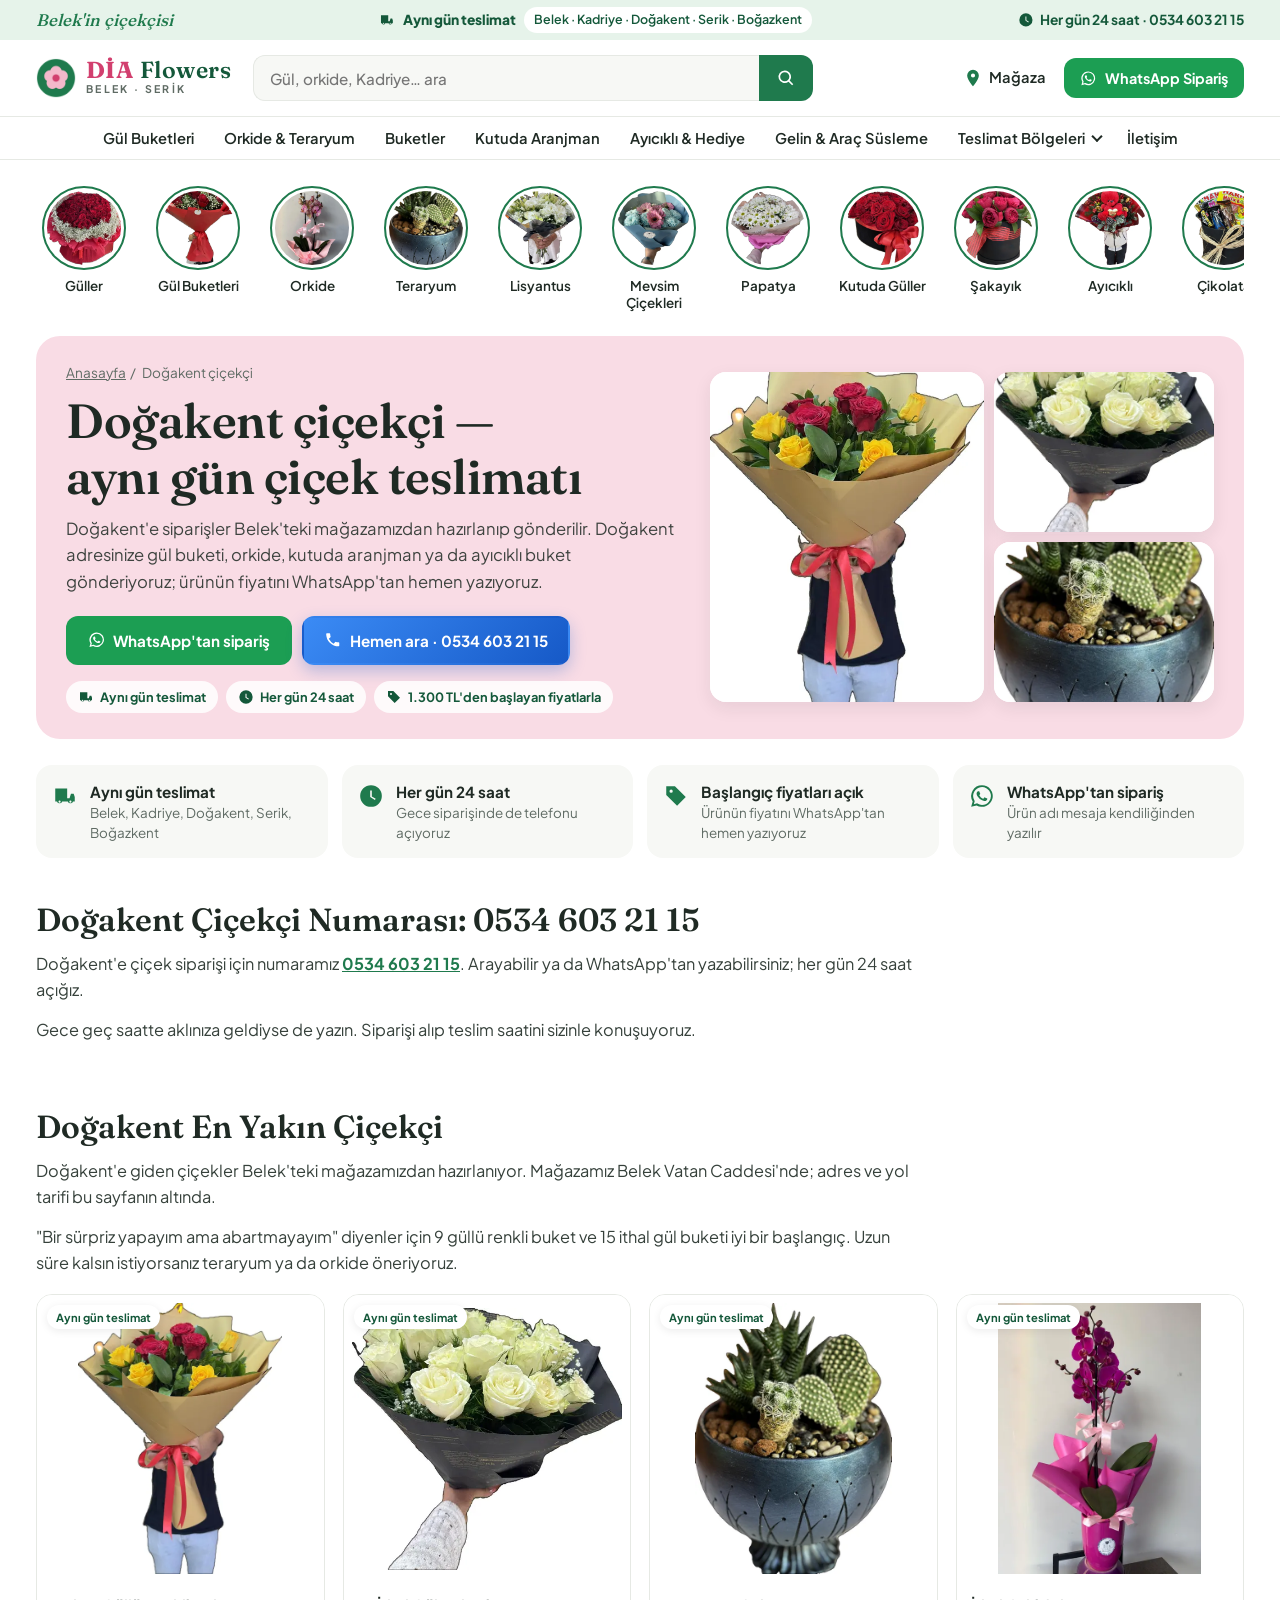
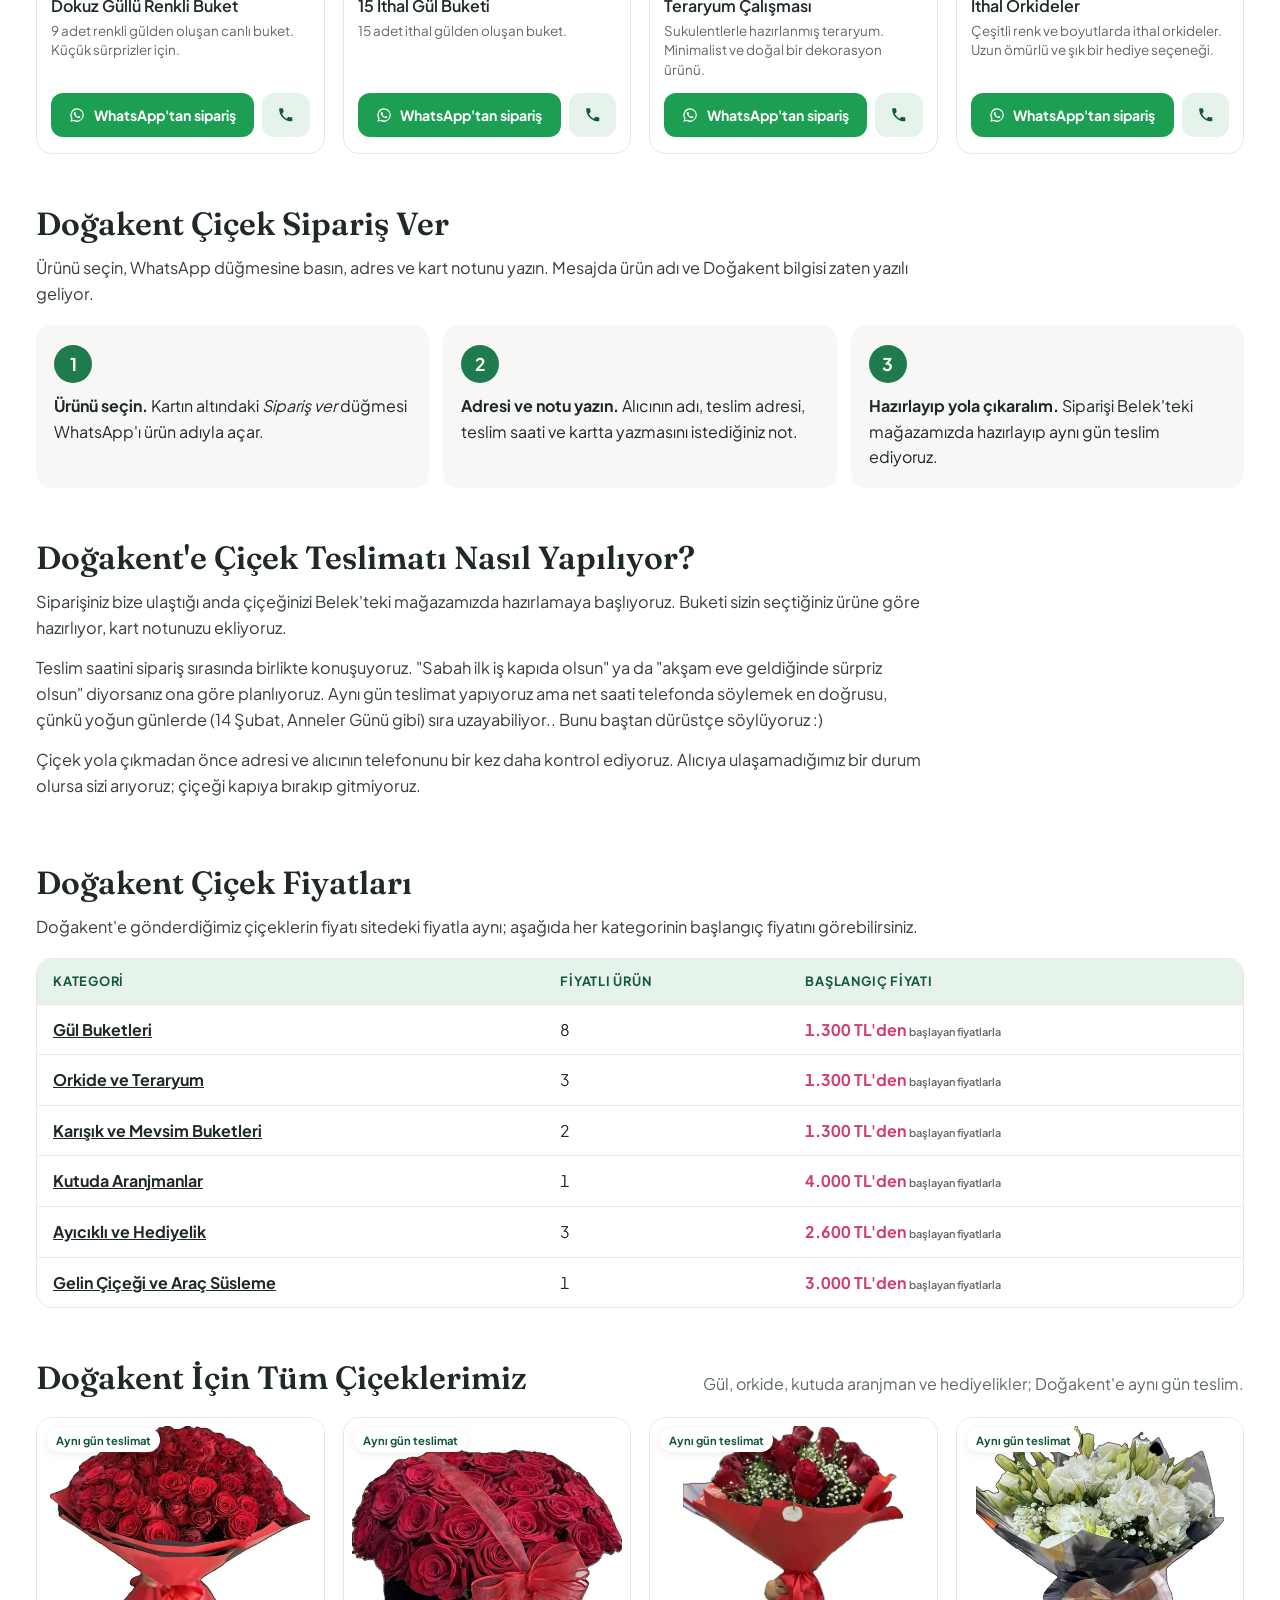
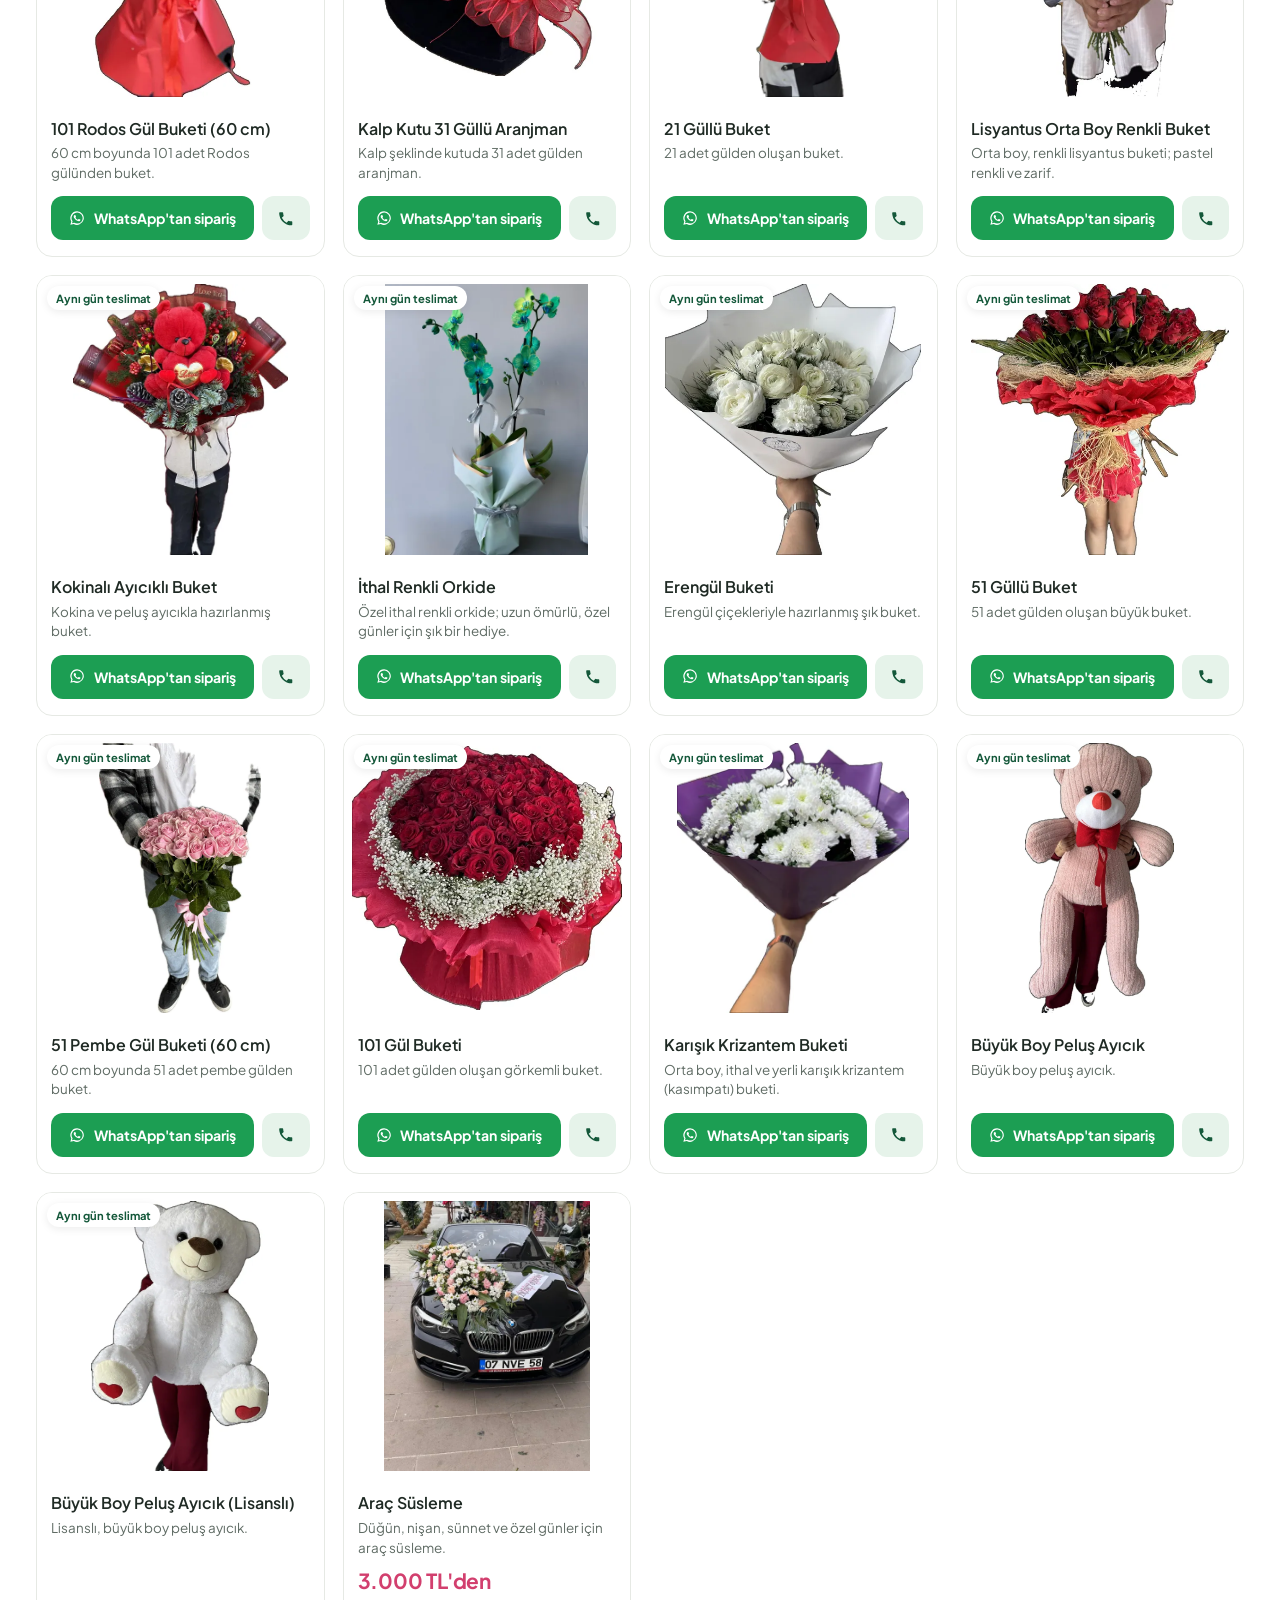
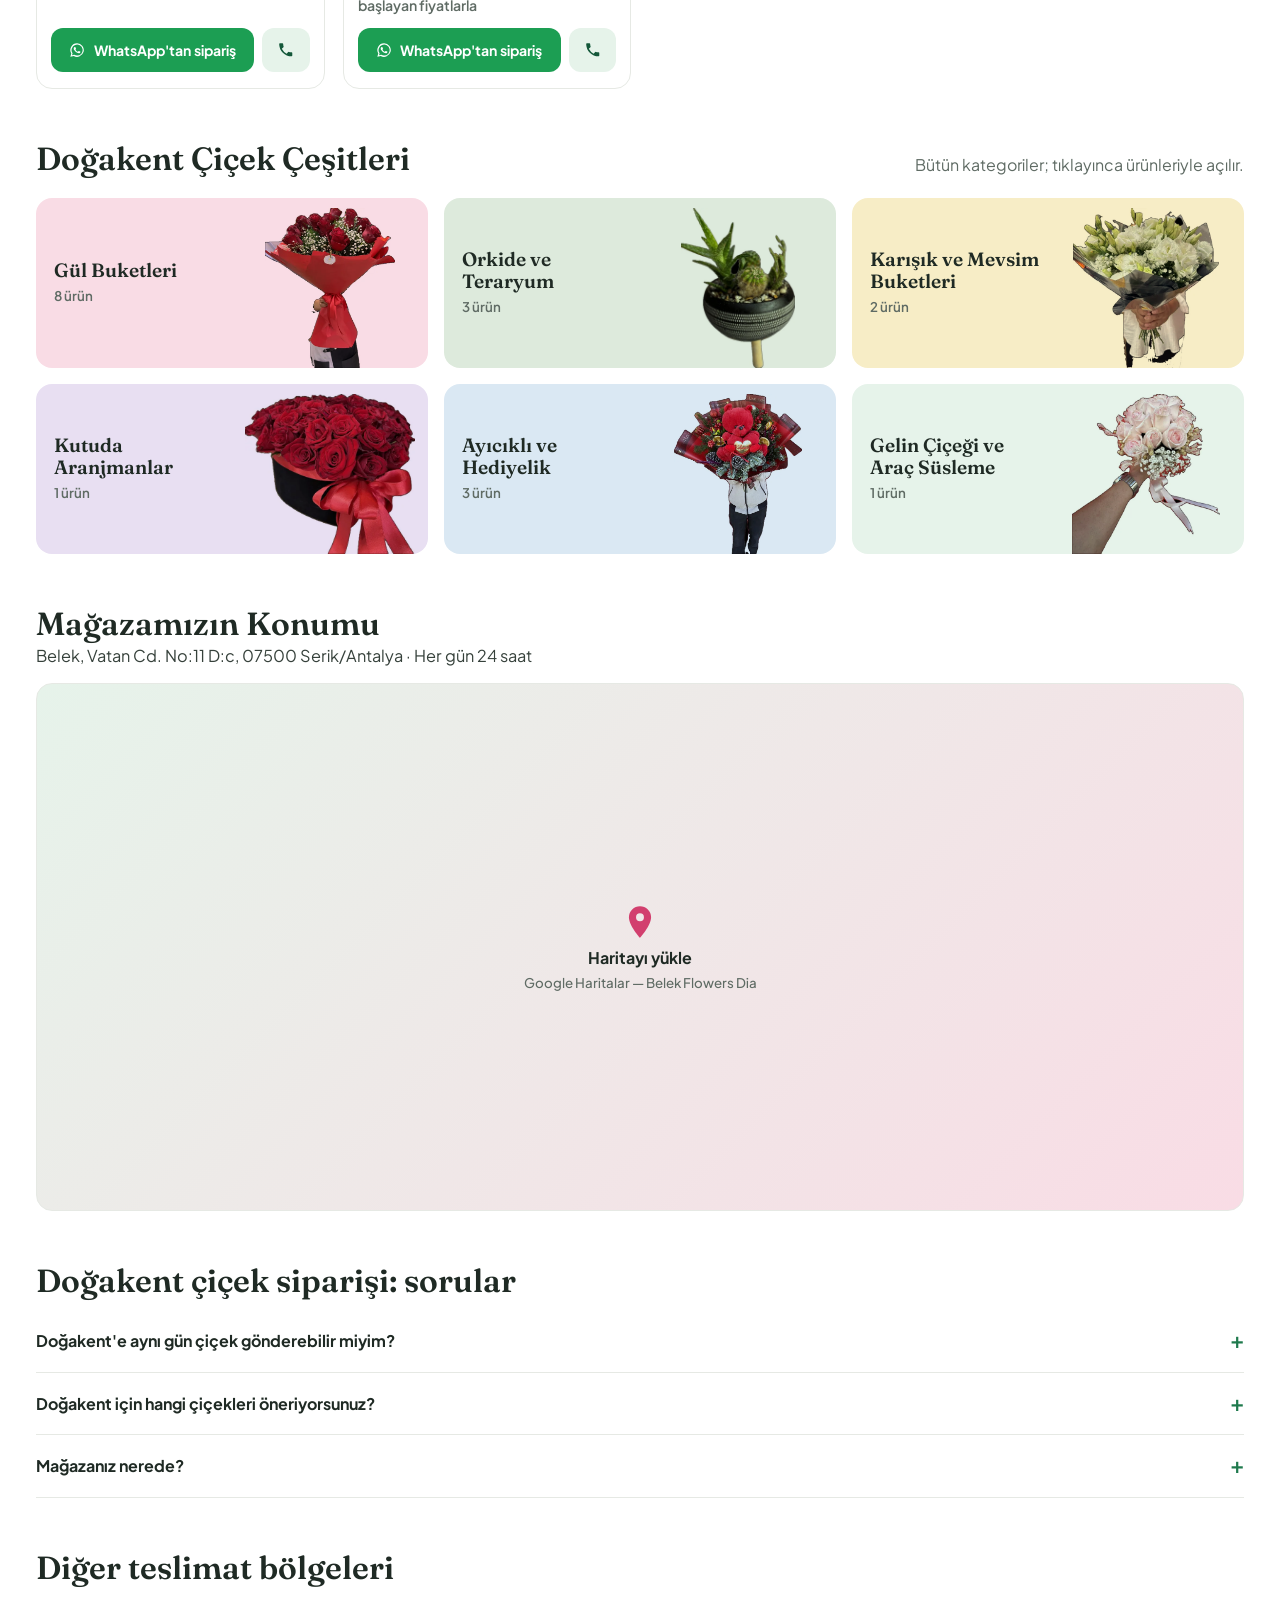
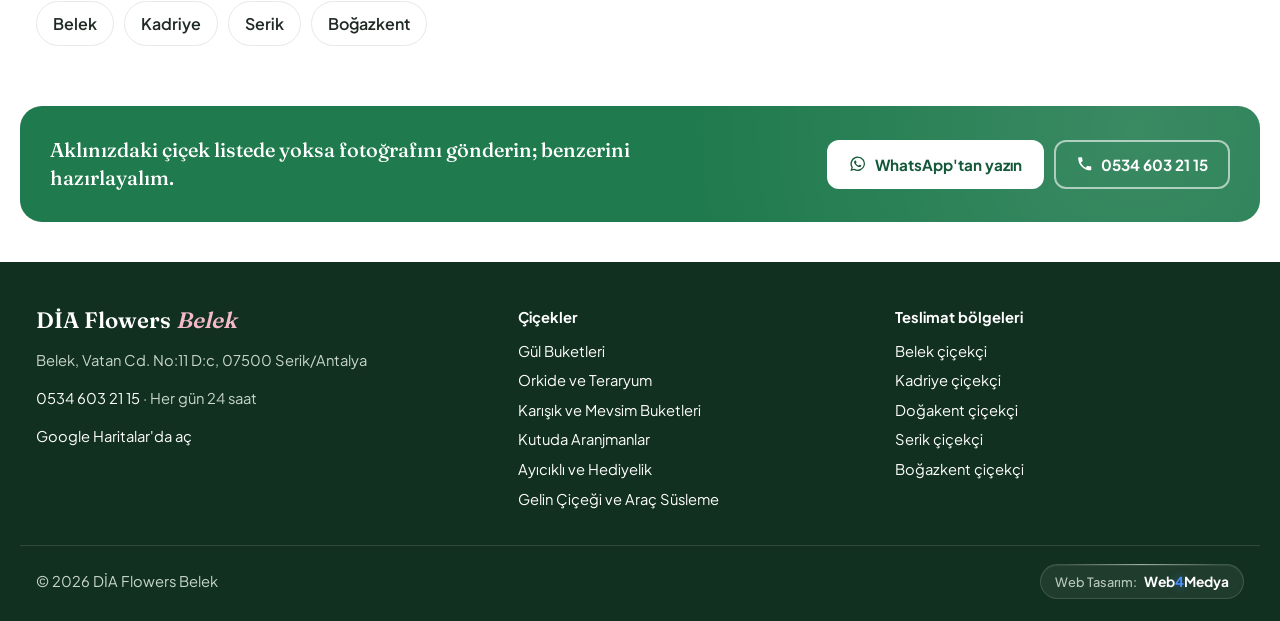
<file: dogakent-cicekci/index.html>
<!doctype html>
<html lang="tr">
<head>
<meta charset="utf-8">
<meta name="viewport" content="width=device-width, initial-scale=1">
<title>Doğakent Çiçekçi — Aynı Gün Çiçek Teslimatı | DİA Flowers</title>
<meta name="description" content="Doğakent çiçek siparişi: gül buketi, orkide ve kutuda aranjman aynı gün adrese. Belek&#x27;teki DİA Flowers mağazasından; WhatsApp&#x27;tan sipariş, her gün 24 saat.">
<link rel="canonical" href="https://diabelekflowers.com/dogakent-cicekci/">
<meta name="theme-color" content="#1F7A4D">
<meta property="og:type" content="website"><meta property="og:locale" content="tr_TR">
<meta property="og:title" content="Doğakent Çiçekçi — Aynı Gün Çiçek Teslimatı | DİA Flowers"><meta property="og:description" content="Doğakent çiçek siparişi: gül buketi, orkide ve kutuda aranjman aynı gün adrese. Belek&#x27;teki DİA Flowers mağazasından; WhatsApp&#x27;tan sipariş, her gün 24 saat.">
<meta property="og:url" content="https://diabelekflowers.com/dogakent-cicekci/"><meta property="og:image" content="https://diabelekflowers.com/images/og.jpg">
<link rel="icon" href="../favicon.ico" sizes="any"><link rel="icon" type="image/png" sizes="192x192" href="../images/favicon-192.png">
<link rel="apple-touch-icon" href="../images/favicon-192.png">
<link rel="preload" href="../assets/fonts/fraunces-latin.woff2" as="font" type="font/woff2" crossorigin>
<link rel="stylesheet" href="../assets/css/site.css?v=712b834b">
<script type="application/ld+json">{"@context": "https://schema.org", "@type": "Florist", "@id": "https://diabelekflowers.com/#isletme", "name": "DİA Flowers Belek", "alternateName": ["Belek Flowers Dia", "Serik DİA Flowers"], "url": "https://diabelekflowers.com/", "telephone": "+90 534 603 21 15", "email": "info@serikdiaflowers.com", "address": {"@type": "PostalAddress", "streetAddress": "Belek, Vatan Cd. No:11 D:c", "postalCode": "07500", "addressLocality": "Serik", "addressRegion": "Antalya", "addressCountry": "TR"}, "geo": {"@type": "GeoCoordinates", "latitude": 36.860642, "longitude": 31.060966}, "hasMap": "https://maps.google.com/?cid=12766109161344211274", "priceRange": "1.300 TL – 8.600 TL", "openingHoursSpecification": {"@type": "OpeningHoursSpecification", "dayOfWeek": ["Monday", "Tuesday", "Wednesday", "Thursday", "Friday", "Saturday", "Sunday"], "opens": "00:00", "closes": "23:59"}, "image": "https://diabelekflowers.com/images/magaza-900.webp"}</script><script type="application/ld+json">{"@context": "https://schema.org", "@type": "BreadcrumbList", "itemListElement": [{"@type": "ListItem", "position": 1, "name": "Anasayfa", "item": "https://diabelekflowers.com/"}, {"@type": "ListItem", "position": 2, "name": "Doğakent çiçekçi", "item": "https://diabelekflowers.com/dogakent-cicekci/"}]}</script><script type="application/ld+json">{"@context": "https://schema.org", "@type": "FAQPage", "mainEntity": [{"@type": "Question", "name": "Doğakent'e aynı gün çiçek gönderebilir miyim?", "acceptedAnswer": {"@type": "Answer", "text": "Evet. Siparişi WhatsApp'tan ya da telefonla verin; teslim saatini sipariş sırasında söylüyoruz."}}, {"@type": "Question", "name": "Doğakent için hangi çiçekleri öneriyorsunuz?", "acceptedAnswer": {"@type": "Answer", "text": "Bu sayfada önerdiğimiz dört ürün: Dokuz Güllü Renkli Buket, 15 İthal Gül Buketi, Teraryum Çalışması, İthal Orkideler."}}, {"@type": "Question", "name": "Mağazanız nerede?", "acceptedAnswer": {"@type": "Answer", "text": "Mağazamız Belek, Vatan Cd. No:11 D:c, Serik/Antalya adresinde. Her gün 24 saat açığız."}}]}</script>
</head>
<body>
<a class="atla" href="#icerik">İçeriğe geç</a>
<div class="duyuru"><div class="kap duyuru-ic">
 <span class="duyuru-slogan">Belek'in çiçekçisi</span>
 <span class="duyuru-orta"><svg viewBox="0 0 24 24" aria-hidden="true"><path d="M3 5h11v9h2.2l1.3-4H20l1 3v4h-1.6a2.5 2.5 0 0 1-4.8 0H9.4a2.5 2.5 0 0 1-4.8 0H3zm4 13.2a1 1 0 1 0 0-2 1 1 0 0 0 0 2zm10 0a1 1 0 1 0 0-2 1 1 0 0 0 0 2z"/></svg><b>Aynı gün teslimat</b><span class="duyuru-ay">Belek · Kadriye · Doğakent · Serik · Boğazkent</span></span>
 <a class="duyuru-tel" href="tel:+905346032115"><svg viewBox="0 0 24 24" aria-hidden="true"><path d="M12 2a10 10 0 1 0 10 10A10 10 0 0 0 12 2zm.75 10.4 3.6 2.15-.75 1.25L11.25 13V7h1.5z"/></svg>Her gün 24 saat · 0534 603 21 15</a>
</div></div>
<header class="ust">
 <div class="kap ust-ic">
  <a class="logo" href="../" aria-label="DİA Flowers Belek anasayfa"><img src="../images/favicon-192.png" width="40" height="40" alt=""><span class="logo-y"><span class="logo-dia">DİA <i>Flowers</i></span><small>Belek · Serik</small></span></a>
  <form class="ara" role="search" action="../" data-kok="../" onsubmit="return false">
   <label class="atla" for="ara-g">Ürün, kategori ya da bölge ara</label>
   <input id="ara-g" type="search" placeholder="Gül, orkide, Kadriye… ara" autocomplete="off" enterkeyhint="search">
   <button type="submit" aria-label="Ara"><svg viewBox="0 0 24 24" aria-hidden="true"><path d="M10.5 3a7.5 7.5 0 0 1 5.9 12.1l4.3 4.3-1.4 1.4-4.3-4.3A7.5 7.5 0 1 1 10.5 3zm0 2a5.5 5.5 0 1 0 0 11 5.5 5.5 0 0 0 0-11z"/></svg></button>
   <div class="ara-sonuc" hidden></div>
  </form>
  <div class="ust-sag">
   <a class="ik-l" href="../iletisim/"><svg viewBox="0 0 24 24" aria-hidden="true"><path d="M12 2a7 7 0 0 0-7 7c0 5.25 7 13 7 13s7-7.75 7-13a7 7 0 0 0-7-7zm0 9.5A2.5 2.5 0 1 1 12 6.5a2.5 2.5 0 0 1 0 5z"/></svg><span>Mağaza</span></a>
   <a class="dg dg-wa" href="https://wa.me/905346032115?text=Merhaba%2C%20%C3%A7i%C3%A7ek%20sipari%C5%9Fi%20vermek%20istiyorum." rel="noopener" target="_blank"><svg viewBox="0 0 24 24" aria-hidden="true"><path d="M12 2a10 10 0 0 0-8.6 15.1L2 22l5-1.3A10 10 0 1 0 12 2zm0 18.2a8.2 8.2 0 0 1-4.2-1.2l-.3-.2-3 .8.8-2.9-.2-.3A8.2 8.2 0 1 1 12 20.2zm4.5-6.1c-.25-.12-1.47-.72-1.7-.8-.23-.09-.4-.13-.56.12-.17.25-.64.8-.79.97-.14.17-.29.19-.54.06a6.7 6.7 0 0 1-3.3-2.9c-.25-.43.25-.4.71-1.33a.45.45 0 0 0-.02-.42c-.06-.12-.56-1.35-.77-1.85-.2-.48-.4-.42-.56-.42h-.47a.9.9 0 0 0-.65.3 2.7 2.7 0 0 0-.85 2.02 4.7 4.7 0 0 0 1 2.5 10.8 10.8 0 0 0 4.1 3.65c1.53.66 2.13.71 2.9.6.47-.07 1.47-.6 1.67-1.18.21-.58.21-1.08.15-1.18-.06-.1-.23-.17-.48-.29z"/></svg><span class="dg-yz">WhatsApp Sipariş</span></a>
   <button class="menu-d" type="button" aria-controls="menu" aria-expanded="false" aria-label="Menüyü aç"><svg viewBox="0 0 24 24" aria-hidden="true"><path d="M3 6h18v2H3zm0 5h18v2H3zm0 5h18v2H3z"/></svg></button>
  </div>
 </div>
 <nav class="menu" id="menu" aria-label="Kategoriler">
  <div class="kap menu-ic"><a href="../gul-buketleri/">Gül Buketleri</a><a href="../orkide-teraryum/">Orkide &amp; Teraryum</a><a href="../buketler/">Buketler</a><a href="../kutuda-aranjman/">Kutuda Aranjman</a><a href="../hediye-ayicikli/">Ayıcıklı &amp; Hediye</a><a href="../gelin-cicegi-arac-susleme/">Gelin &amp; Araç Süsleme</a>
   <div class="acilir"><button type="button" class="acilir-d" aria-expanded="false">Teslimat Bölgeleri</button><div class="acilir-ic"><a href="../">Belek</a><a href="../kadriye-cicekci/">Kadriye</a><a href="../dogakent-cicekci/">Doğakent</a><a href="../serik-cicekci/">Serik</a><a href="../bogazkent-cicekci/">Boğazkent</a></div></div>
   <a href="../iletisim/" class="menu-son">İletişim</a>
  </div>
 </nav>
</header>
<main id="icerik">
<section class="kap balonlar" aria-label="Çiçek kategorileri"><div class="balon-serit"><a class="balon" href="../gul-buketleri/"><span class="balon-g"><img class="" src="../images/101gul-900.webp" srcset="../images/101gul-480.webp 480w, ../images/101gul-900.webp 900w" sizes="96px" width="900" height="880" alt="Güller" loading="lazy" decoding="async"></span><span>Güller</span></a><a class="balon" href="../gul-buketleri/"><span class="balon-g"><img class="" src="../images/21gullu1-900.webp" srcset="../images/21gullu1-480.webp 480w, ../images/21gullu1-900.webp 900w" sizes="96px" width="900" height="1105" alt="Gül Buketleri" loading="lazy" decoding="async"></span><span>Gül Buketleri</span></a><a class="balon" href="../orkide-teraryum/"><span class="balon-g"><img class="" src="../images/orkide2-900.webp" srcset="../images/orkide2-480.webp 480w, ../images/orkide2-900.webp 900w" sizes="96px" width="900" height="1200" alt="Orkide" loading="lazy" decoding="async"></span><span>Orkide</span></a><a class="balon" href="../orkide-teraryum/"><span class="balon-g"><img class="" src="../images/tereryum1-900.webp" srcset="../images/tereryum1-480.webp 480w, ../images/tereryum1-900.webp 900w" sizes="96px" width="900" height="1233" alt="Teraryum" loading="lazy" decoding="async"></span><span>Teraryum</span></a><a class="balon" href="../buketler/"><span class="balon-g"><img class="" src="../images/lisyantus1-900.webp" srcset="../images/lisyantus1-480.webp 480w, ../images/lisyantus1-900.webp 900w" sizes="96px" width="900" height="982" alt="Lisyantus" loading="lazy" decoding="async"></span><span>Lisyantus</span></a><a class="balon" href="../buketler/"><span class="balon-g"><img class="" src="../images/mevsimcicekleri1-900.webp" srcset="../images/mevsimcicekleri1-480.webp 480w, ../images/mevsimcicekleri1-900.webp 900w" sizes="96px" width="900" height="958" alt="Mevsim Çiçekleri" loading="lazy" decoding="async"></span><span>Mevsim Çiçekleri</span></a><a class="balon" href="../buketler/"><span class="balon-g"><img class="" src="../images/papatya-900.webp" srcset="../images/papatya-480.webp 480w, ../images/papatya-900.webp 900w" sizes="96px" width="900" height="858" alt="Papatya" loading="lazy" decoding="async"></span><span>Papatya</span></a><a class="balon" href="../kutuda-aranjman/"><span class="balon-g"><img class="" src="../images/kutudakirmiziarajman-900.webp" srcset="../images/kutudakirmiziarajman-480.webp 480w, ../images/kutudakirmiziarajman-900.webp 900w" sizes="96px" width="900" height="848" alt="Kutuda Güller" loading="lazy" decoding="async"></span><span>Kutuda Güller</span></a><a class="balon" href="../kutuda-aranjman/"><span class="balon-g"><img class="" src="../images/sakayim1-900.webp" srcset="../images/sakayim1-480.webp 480w, ../images/sakayim1-900.webp 900w" sizes="96px" width="900" height="1023" alt="Şakayık" loading="lazy" decoding="async"></span><span>Şakayık</span></a><a class="balon" href="../hediye-ayicikli/"><span class="balon-g"><img class="" src="../images/kokoinali-900.webp" srcset="../images/kokoinali-480.webp 480w, ../images/kokoinali-900.webp 900w" sizes="96px" width="900" height="1131" alt="Ayıcıklı" loading="lazy" decoding="async"></span><span>Ayıcıklı</span></a><a class="balon" href="../hediye-ayicikli/"><span class="balon-g"><img class="" src="../images/cikolata1-900.webp" srcset="../images/cikolata1-480.webp 480w, ../images/cikolata1-900.webp 900w" sizes="96px" width="900" height="1152" alt="Çikolata" loading="lazy" decoding="async"></span><span>Çikolata</span></a><a class="balon" href="../gelin-cicegi-arac-susleme/"><span class="balon-g"><img class="" src="../images/gelin1-900.webp" srcset="../images/gelin1-480.webp 480w, ../images/gelin1-900.webp 900w" sizes="96px" width="900" height="968" alt="Gelin Çiçeği" loading="lazy" decoding="async"></span><span>Gelin Çiçeği</span></a><a class="balon" href="../gelin-cicegi-arac-susleme/"><span class="balon-g"><img class="" src="../images/araba1-900.webp" srcset="../images/araba1-480.webp 480w, ../images/araba1-900.webp 900w" sizes="96px" width="900" height="1181" alt="Araç Süsleme" loading="lazy" decoding="async"></span><span>Araç Süsleme</span></a></div></section>
<section class="kap"><div class="ic-hero ban-pembe">
 <div class="ic-y"><nav class="kirinti" aria-label="Sayfa yolu"><a href="../">Anasayfa</a> <span>/</span> <span aria-current="page">Doğakent çiçekçi</span></nav><h1>Doğakent çiçekçi — aynı gün çiçek teslimatı</h1><p class="ic-p">Doğakent&#x27;e siparişler Belek&#x27;teki mağazamızdan hazırlanıp gönderilir. Doğakent adresinize gül buketi, orkide, kutuda aranjman ya da ayıcıklı buket gönderiyoruz; ürünün fiyatını WhatsApp&#x27;tan hemen yazıyoruz.</p>
  <div class="ic-d"><a class="btn btn-wa" href="https://wa.me/905346032115?text=Merhaba%2C%20Do%C4%9Fakent%20adresine%20%C3%A7i%C3%A7ek%20sipari%C5%9Fi%20vermek%20istiyorum." rel="noopener" target="_blank"><svg viewBox="0 0 24 24" aria-hidden="true"><path d="M12 2a10 10 0 0 0-8.6 15.1L2 22l5-1.3A10 10 0 1 0 12 2zm0 18.2a8.2 8.2 0 0 1-4.2-1.2l-.3-.2-3 .8.8-2.9-.2-.3A8.2 8.2 0 1 1 12 20.2zm4.5-6.1c-.25-.12-1.47-.72-1.7-.8-.23-.09-.4-.13-.56.12-.17.25-.64.8-.79.97-.14.17-.29.19-.54.06a6.7 6.7 0 0 1-3.3-2.9c-.25-.43.25-.4.71-1.33a.45.45 0 0 0-.02-.42c-.06-.12-.56-1.35-.77-1.85-.2-.48-.4-.42-.56-.42h-.47a.9.9 0 0 0-.65.3 2.7 2.7 0 0 0-.85 2.02 4.7 4.7 0 0 0 1 2.5 10.8 10.8 0 0 0 4.1 3.65c1.53.66 2.13.71 2.9.6.47-.07 1.47-.6 1.67-1.18.21-.58.21-1.08.15-1.18-.06-.1-.23-.17-.48-.29z"/></svg>WhatsApp'tan sipariş</a><a class="btn btn-mavi" href="tel:+905346032115"><svg viewBox="0 0 24 24" aria-hidden="true"><path d="M6.6 10.8a15.1 15.1 0 0 0 6.6 6.6l2.2-2.2a1 1 0 0 1 1-.25 11.4 11.4 0 0 0 3.6.57 1 1 0 0 1 1 1V20a1 1 0 0 1-1 1A17 17 0 0 1 3 4a1 1 0 0 1 1-1h3.5a1 1 0 0 1 1 1c0 1.25.2 2.45.57 3.57a1 1 0 0 1-.25 1z"/></svg>Hemen ara · 0534 603 21 15</a></div>
  <ul class="ic-cip"><li><svg viewBox="0 0 24 24" aria-hidden="true"><path d="M3 5h11v9h2.2l1.3-4H20l1 3v4h-1.6a2.5 2.5 0 0 1-4.8 0H9.4a2.5 2.5 0 0 1-4.8 0H3zm4 13.2a1 1 0 1 0 0-2 1 1 0 0 0 0 2zm10 0a1 1 0 1 0 0-2 1 1 0 0 0 0 2z"/></svg>Aynı gün teslimat</li><li><svg viewBox="0 0 24 24" aria-hidden="true"><path d="M12 2a10 10 0 1 0 10 10A10 10 0 0 0 12 2zm.75 10.4 3.6 2.15-.75 1.25L11.25 13V7h1.5z"/></svg>Her gün 24 saat</li><li><svg viewBox="0 0 24 24" aria-hidden="true"><path d="M3 3h8l10 10-8 8L3 11zm4.5 6A1.5 1.5 0 1 0 6 7.5 1.5 1.5 0 0 0 7.5 9z"/></svg>1.300 TL'den başlayan fiyatlarla</li></ul>
 </div>
 <div class="ic-kolaj"><figure><img class="" src="../images/dokuz-900.webp" srcset="../images/dokuz-480.webp 480w, ../images/dokuz-900.webp 900w" sizes="(max-width:900px) 50vw, 300px" width="900" height="1191" alt="Dokuz Güllü Renkli Buket" fetchpriority="high"></figure><figure><img class="" src="../images/15ithal-900.webp" srcset="../images/15ithal-480.webp 480w, ../images/15ithal-900.webp 900w" sizes="(max-width:900px) 50vw, 300px" width="900" height="872" alt="15 İthal Gül Buketi" loading="lazy" decoding="async"></figure><figure><img class="" src="../images/tereryum1-900.webp" srcset="../images/tereryum1-480.webp 480w, ../images/tereryum1-900.webp 900w" sizes="(max-width:900px) 50vw, 300px" width="900" height="1233" alt="Teraryum Çalışması" loading="lazy" decoding="async"></figure></div>
</div></section>
<ul class="guven kap">
 <li><svg viewBox="0 0 24 24" aria-hidden="true"><path d="M3 5h11v9h2.2l1.3-4H20l1 3v4h-1.6a2.5 2.5 0 0 1-4.8 0H9.4a2.5 2.5 0 0 1-4.8 0H3zm4 13.2a1 1 0 1 0 0-2 1 1 0 0 0 0 2zm10 0a1 1 0 1 0 0-2 1 1 0 0 0 0 2z"/></svg><span><b>Aynı gün teslimat</b>Belek, Kadriye, Doğakent, Serik, Boğazkent</span></li>
 <li><svg viewBox="0 0 24 24" aria-hidden="true"><path d="M12 2a10 10 0 1 0 10 10A10 10 0 0 0 12 2zm.75 10.4 3.6 2.15-.75 1.25L11.25 13V7h1.5z"/></svg><span><b>Her gün 24 saat</b>Gece siparişinde de telefonu açıyoruz</span></li>
 <li><svg viewBox="0 0 24 24" aria-hidden="true"><path d="M3 3h8l10 10-8 8L3 11zm4.5 6A1.5 1.5 0 1 0 6 7.5 1.5 1.5 0 0 0 7.5 9z"/></svg><span><b>Başlangıç fiyatları açık</b>Ürünün fiyatını WhatsApp'tan hemen yazıyoruz</span></li>
 <li><svg viewBox="0 0 24 24" aria-hidden="true"><path d="M12 2a10 10 0 0 0-8.6 15.1L2 22l5-1.3A10 10 0 1 0 12 2zm0 18.2a8.2 8.2 0 0 1-4.2-1.2l-.3-.2-3 .8.8-2.9-.2-.3A8.2 8.2 0 1 1 12 20.2zm4.5-6.1c-.25-.12-1.47-.72-1.7-.8-.23-.09-.4-.13-.56.12-.17.25-.64.8-.79.97-.14.17-.29.19-.54.06a6.7 6.7 0 0 1-3.3-2.9c-.25-.43.25-.4.71-1.33a.45.45 0 0 0-.02-.42c-.06-.12-.56-1.35-.77-1.85-.2-.48-.4-.42-.56-.42h-.47a.9.9 0 0 0-.65.3 2.7 2.7 0 0 0-.85 2.02 4.7 4.7 0 0 0 1 2.5 10.8 10.8 0 0 0 4.1 3.65c1.53.66 2.13.71 2.9.6.47-.07 1.47-.6 1.67-1.18.21-.58.21-1.08.15-1.18-.06-.1-.23-.17-.48-.29z"/></svg><span><b>WhatsApp'tan sipariş</b>Ürün adı mesaja kendiliğinden yazılır</span></li>
</ul>
<section class="bolum kap yazi"><h2>Doğakent Çiçekçi Numarası: 0534 603 21 15</h2><div class="yz"><p>Doğakent'e çiçek siparişi için numaramız <a href="tel:+905346032115">0534 603 21 15</a>. Arayabilir ya da WhatsApp'tan yazabilirsiniz; her gün 24 saat açığız.</p><p>Gece geç saatte aklınıza geldiyse de yazın. Siparişi alıp teslim saatini sizinle konuşuyoruz.</p></div></section>
<section class="bolum kap yazi genis"><h2>Doğakent En Yakın Çiçekçi</h2><div class="yz"><p>Doğakent'e giden çiçekler Belek'teki mağazamızdan hazırlanıyor. Mağazamız Belek Vatan Caddesi'nde; adres ve yol tarifi bu sayfanın altında.</p><p>"Bir sürpriz yapayım ama abartmayayım" diyenler için 9 güllü renkli buket ve 15 ithal gül buketi iyi bir başlangıç. Uzun süre kalsın istiyorsanız teraryum ya da orkide öneriyoruz.</p></div><div class="izgara"><article class="kart" id="dokuz-gullu-renkli-buket">
 <div class="kart-g"><img class="" src="../images/dokuz-900.webp" srcset="../images/dokuz-480.webp 480w, ../images/dokuz-900.webp 900w" sizes="(max-width:640px) 50vw, 300px" width="900" height="1191" alt="Dokuz Güllü Renkli Buket — DİA Flowers Belek" loading="lazy" decoding="async"><span class="rozet">Aynı gün teslimat</span></div>
 <div class="kart-ic">
  <h3>Dokuz Güllü Renkli Buket</h3>
  <p class="kart-a">9 adet renkli gülden oluşan canlı buket. Küçük sürprizler için.</p>
  <div class="kart-d"><a class="btn btn-wa" href="https://wa.me/905346032115?text=Merhaba%2C%20Dokuz%20G%C3%BCll%C3%BC%20Renkli%20Buket%20Do%C4%9Fakent%20adresine%20sipari%C5%9F%20vermek%20istiyorum.%20Fiyat%C4%B1n%C4%B1%20%C3%B6%C4%9Frenebilir%20miyim%3F" rel="noopener" target="_blank"><svg viewBox="0 0 24 24" aria-hidden="true"><path d="M12 2a10 10 0 0 0-8.6 15.1L2 22l5-1.3A10 10 0 1 0 12 2zm0 18.2a8.2 8.2 0 0 1-4.2-1.2l-.3-.2-3 .8.8-2.9-.2-.3A8.2 8.2 0 1 1 12 20.2zm4.5-6.1c-.25-.12-1.47-.72-1.7-.8-.23-.09-.4-.13-.56.12-.17.25-.64.8-.79.97-.14.17-.29.19-.54.06a6.7 6.7 0 0 1-3.3-2.9c-.25-.43.25-.4.71-1.33a.45.45 0 0 0-.02-.42c-.06-.12-.56-1.35-.77-1.85-.2-.48-.4-.42-.56-.42h-.47a.9.9 0 0 0-.65.3 2.7 2.7 0 0 0-.85 2.02 4.7 4.7 0 0 0 1 2.5 10.8 10.8 0 0 0 4.1 3.65c1.53.66 2.13.71 2.9.6.47-.07 1.47-.6 1.67-1.18.21-.58.21-1.08.15-1.18-.06-.1-.23-.17-.48-.29z"/></svg><span class="uzun">WhatsApp'tan sipariş</span><span class="kisa">Sipariş ver</span></a><a class="btn btn-ara" href="tel:+905346032115" aria-label="Dokuz Güllü Renkli Buket için ara"><svg viewBox="0 0 24 24" aria-hidden="true"><path d="M6.6 10.8a15.1 15.1 0 0 0 6.6 6.6l2.2-2.2a1 1 0 0 1 1-.25 11.4 11.4 0 0 0 3.6.57 1 1 0 0 1 1 1V20a1 1 0 0 1-1 1A17 17 0 0 1 3 4a1 1 0 0 1 1-1h3.5a1 1 0 0 1 1 1c0 1.25.2 2.45.57 3.57a1 1 0 0 1-.25 1z"/></svg></a></div>
 </div>
</article><article class="kart" id="15-ithal-gul-buketi">
 <div class="kart-g"><img class="" src="../images/15ithal-900.webp" srcset="../images/15ithal-480.webp 480w, ../images/15ithal-900.webp 900w" sizes="(max-width:640px) 50vw, 300px" width="900" height="872" alt="15 İthal Gül Buketi — DİA Flowers Belek" loading="lazy" decoding="async"><span class="rozet">Aynı gün teslimat</span></div>
 <div class="kart-ic">
  <h3>15 İthal Gül Buketi</h3>
  <p class="kart-a">15 adet ithal gülden oluşan buket.</p>
  <div class="kart-d"><a class="btn btn-wa" href="https://wa.me/905346032115?text=Merhaba%2C%2015%20%C4%B0thal%20G%C3%BCl%20Buketi%20Do%C4%9Fakent%20adresine%20sipari%C5%9F%20vermek%20istiyorum.%20Fiyat%C4%B1n%C4%B1%20%C3%B6%C4%9Frenebilir%20miyim%3F" rel="noopener" target="_blank"><svg viewBox="0 0 24 24" aria-hidden="true"><path d="M12 2a10 10 0 0 0-8.6 15.1L2 22l5-1.3A10 10 0 1 0 12 2zm0 18.2a8.2 8.2 0 0 1-4.2-1.2l-.3-.2-3 .8.8-2.9-.2-.3A8.2 8.2 0 1 1 12 20.2zm4.5-6.1c-.25-.12-1.47-.72-1.7-.8-.23-.09-.4-.13-.56.12-.17.25-.64.8-.79.97-.14.17-.29.19-.54.06a6.7 6.7 0 0 1-3.3-2.9c-.25-.43.25-.4.71-1.33a.45.45 0 0 0-.02-.42c-.06-.12-.56-1.35-.77-1.85-.2-.48-.4-.42-.56-.42h-.47a.9.9 0 0 0-.65.3 2.7 2.7 0 0 0-.85 2.02 4.7 4.7 0 0 0 1 2.5 10.8 10.8 0 0 0 4.1 3.65c1.53.66 2.13.71 2.9.6.47-.07 1.47-.6 1.67-1.18.21-.58.21-1.08.15-1.18-.06-.1-.23-.17-.48-.29z"/></svg><span class="uzun">WhatsApp'tan sipariş</span><span class="kisa">Sipariş ver</span></a><a class="btn btn-ara" href="tel:+905346032115" aria-label="15 İthal Gül Buketi için ara"><svg viewBox="0 0 24 24" aria-hidden="true"><path d="M6.6 10.8a15.1 15.1 0 0 0 6.6 6.6l2.2-2.2a1 1 0 0 1 1-.25 11.4 11.4 0 0 0 3.6.57 1 1 0 0 1 1 1V20a1 1 0 0 1-1 1A17 17 0 0 1 3 4a1 1 0 0 1 1-1h3.5a1 1 0 0 1 1 1c0 1.25.2 2.45.57 3.57a1 1 0 0 1-.25 1z"/></svg></a></div>
 </div>
</article><article class="kart" id="teraryum-calismasi">
 <div class="kart-g"><img class="" src="../images/tereryum1-900.webp" srcset="../images/tereryum1-480.webp 480w, ../images/tereryum1-900.webp 900w" sizes="(max-width:640px) 50vw, 300px" width="900" height="1233" alt="Teraryum Çalışması — DİA Flowers Belek" loading="lazy" decoding="async"><span class="rozet">Aynı gün teslimat</span></div>
 <div class="kart-ic">
  <h3>Teraryum Çalışması</h3>
  <p class="kart-a">Sukulentlerle hazırlanmış teraryum. Minimalist ve doğal bir dekorasyon ürünü.</p>
  <div class="kart-d"><a class="btn btn-wa" href="https://wa.me/905346032115?text=Merhaba%2C%20Teraryum%20%C3%87al%C4%B1%C5%9Fmas%C4%B1%20Do%C4%9Fakent%20adresine%20sipari%C5%9F%20vermek%20istiyorum.%20Fiyat%C4%B1n%C4%B1%20%C3%B6%C4%9Frenebilir%20miyim%3F" rel="noopener" target="_blank"><svg viewBox="0 0 24 24" aria-hidden="true"><path d="M12 2a10 10 0 0 0-8.6 15.1L2 22l5-1.3A10 10 0 1 0 12 2zm0 18.2a8.2 8.2 0 0 1-4.2-1.2l-.3-.2-3 .8.8-2.9-.2-.3A8.2 8.2 0 1 1 12 20.2zm4.5-6.1c-.25-.12-1.47-.72-1.7-.8-.23-.09-.4-.13-.56.12-.17.25-.64.8-.79.97-.14.17-.29.19-.54.06a6.7 6.7 0 0 1-3.3-2.9c-.25-.43.25-.4.71-1.33a.45.45 0 0 0-.02-.42c-.06-.12-.56-1.35-.77-1.85-.2-.48-.4-.42-.56-.42h-.47a.9.9 0 0 0-.65.3 2.7 2.7 0 0 0-.85 2.02 4.7 4.7 0 0 0 1 2.5 10.8 10.8 0 0 0 4.1 3.65c1.53.66 2.13.71 2.9.6.47-.07 1.47-.6 1.67-1.18.21-.58.21-1.08.15-1.18-.06-.1-.23-.17-.48-.29z"/></svg><span class="uzun">WhatsApp'tan sipariş</span><span class="kisa">Sipariş ver</span></a><a class="btn btn-ara" href="tel:+905346032115" aria-label="Teraryum Çalışması için ara"><svg viewBox="0 0 24 24" aria-hidden="true"><path d="M6.6 10.8a15.1 15.1 0 0 0 6.6 6.6l2.2-2.2a1 1 0 0 1 1-.25 11.4 11.4 0 0 0 3.6.57 1 1 0 0 1 1 1V20a1 1 0 0 1-1 1A17 17 0 0 1 3 4a1 1 0 0 1 1-1h3.5a1 1 0 0 1 1 1c0 1.25.2 2.45.57 3.57a1 1 0 0 1-.25 1z"/></svg></a></div>
 </div>
</article><article class="kart" id="ithal-orkideler">
 <div class="kart-g"><img class="" src="../images/orkide1-900.webp" srcset="../images/orkide1-480.webp 480w, ../images/orkide1-900.webp 900w" sizes="(max-width:640px) 50vw, 300px" width="900" height="1200" alt="İthal Orkideler — DİA Flowers Belek" loading="lazy" decoding="async"><span class="rozet">Aynı gün teslimat</span></div>
 <div class="kart-ic">
  <h3>İthal Orkideler</h3>
  <p class="kart-a">Çeşitli renk ve boyutlarda ithal orkideler. Uzun ömürlü ve şık bir hediye seçeneği.</p>
  <div class="kart-d"><a class="btn btn-wa" href="https://wa.me/905346032115?text=Merhaba%2C%20%C4%B0thal%20Orkideler%20Do%C4%9Fakent%20adresine%20sipari%C5%9F%20vermek%20istiyorum.%20Fiyat%C4%B1n%C4%B1%20%C3%B6%C4%9Frenebilir%20miyim%3F" rel="noopener" target="_blank"><svg viewBox="0 0 24 24" aria-hidden="true"><path d="M12 2a10 10 0 0 0-8.6 15.1L2 22l5-1.3A10 10 0 1 0 12 2zm0 18.2a8.2 8.2 0 0 1-4.2-1.2l-.3-.2-3 .8.8-2.9-.2-.3A8.2 8.2 0 1 1 12 20.2zm4.5-6.1c-.25-.12-1.47-.72-1.7-.8-.23-.09-.4-.13-.56.12-.17.25-.64.8-.79.97-.14.17-.29.19-.54.06a6.7 6.7 0 0 1-3.3-2.9c-.25-.43.25-.4.71-1.33a.45.45 0 0 0-.02-.42c-.06-.12-.56-1.35-.77-1.85-.2-.48-.4-.42-.56-.42h-.47a.9.9 0 0 0-.65.3 2.7 2.7 0 0 0-.85 2.02 4.7 4.7 0 0 0 1 2.5 10.8 10.8 0 0 0 4.1 3.65c1.53.66 2.13.71 2.9.6.47-.07 1.47-.6 1.67-1.18.21-.58.21-1.08.15-1.18-.06-.1-.23-.17-.48-.29z"/></svg><span class="uzun">WhatsApp'tan sipariş</span><span class="kisa">Sipariş ver</span></a><a class="btn btn-ara" href="tel:+905346032115" aria-label="İthal Orkideler için ara"><svg viewBox="0 0 24 24" aria-hidden="true"><path d="M6.6 10.8a15.1 15.1 0 0 0 6.6 6.6l2.2-2.2a1 1 0 0 1 1-.25 11.4 11.4 0 0 0 3.6.57 1 1 0 0 1 1 1V20a1 1 0 0 1-1 1A17 17 0 0 1 3 4a1 1 0 0 1 1-1h3.5a1 1 0 0 1 1 1c0 1.25.2 2.45.57 3.57a1 1 0 0 1-.25 1z"/></svg></a></div>
 </div>
</article></div></section>
<section class="bolum kap yazi"><h2>Doğakent Çiçek Sipariş Ver</h2><div class="yz"><p>Ürünü seçin, WhatsApp düğmesine basın, adres ve kart notunu yazın. Mesajda ürün adı ve Doğakent bilgisi zaten yazılı geliyor.</p></div><ol class="adim">
  <li><b>Ürünü seçin.</b> Kartın altındaki <em>Sipariş ver</em> düğmesi WhatsApp'ı ürün adıyla açar.</li>
  <li><b>Adresi ve notu yazın.</b> Alıcının adı, teslim adresi, teslim saati ve kartta yazmasını istediğiniz not.</li>
  <li><b>Hazırlayıp yola çıkaralım.</b> Siparişi Belek'teki mağazamızda hazırlayıp aynı gün teslim ediyoruz.</li>
 </ol></section>
<section class="bolum kap yazi" id="teslimat"><h2>Doğakent&#x27;e Çiçek Teslimatı Nasıl Yapılıyor?</h2><div class="yz"><p>Siparişiniz bize ulaştığı anda çiçeğinizi Belek'teki mağazamızda hazırlamaya başlıyoruz. Buketi sizin seçtiğiniz ürüne göre hazırlıyor, kart notunuzu ekliyoruz.</p><p>Teslim saatini sipariş sırasında birlikte konuşuyoruz. "Sabah ilk iş kapıda olsun" ya da "akşam eve geldiğinde sürpriz olsun" diyorsanız ona göre planlıyoruz. Aynı gün teslimat yapıyoruz ama net saati telefonda söylemek en doğrusu, çünkü yoğun günlerde (14 Şubat, Anneler Günü gibi) sıra uzayabiliyor.. Bunu baştan dürüstçe söylüyoruz :)</p><p>Çiçek yola çıkmadan önce adresi ve alıcının telefonunu bir kez daha kontrol ediyoruz. Alıcıya ulaşamadığımız bir durum olursa sizi arıyoruz; çiçeği kapıya bırakıp gitmiyoruz.</p></div></section>
<section class="bolum kap yazi"><h2>Doğakent Çiçek Fiyatları</h2><div class="yz"><p>Doğakent'e gönderdiğimiz çiçeklerin fiyatı sitedeki fiyatla aynı; aşağıda her kategorinin başlangıç fiyatını görebilirsiniz.</p></div><div class="tablo-k"><table class="tablo"><thead><tr><th scope="col">Kategori</th><th scope="col">Fiyatlı ürün</th><th scope="col">Başlangıç fiyatı</th></tr></thead>
<tbody><tr><th scope="row"><a href="../gul-buketleri/">Gül Buketleri</a></th><td>8</td><td class="tf">1.300 TL'den <small>başlayan fiyatlarla</small></td></tr><tr><th scope="row"><a href="../orkide-teraryum/">Orkide ve Teraryum</a></th><td>3</td><td class="tf">1.300 TL'den <small>başlayan fiyatlarla</small></td></tr><tr><th scope="row"><a href="../buketler/">Karışık ve Mevsim Buketleri</a></th><td>2</td><td class="tf">1.300 TL'den <small>başlayan fiyatlarla</small></td></tr><tr><th scope="row"><a href="../kutuda-aranjman/">Kutuda Aranjmanlar</a></th><td>1</td><td class="tf">4.000 TL'den <small>başlayan fiyatlarla</small></td></tr><tr><th scope="row"><a href="../hediye-ayicikli/">Ayıcıklı ve Hediyelik</a></th><td>3</td><td class="tf">2.600 TL'den <small>başlayan fiyatlarla</small></td></tr><tr><th scope="row"><a href="../gelin-cicegi-arac-susleme/">Gelin Çiçeği ve Araç Süsleme</a></th><td>1</td><td class="tf">3.000 TL'den <small>başlayan fiyatlarla</small></td></tr></tbody></table></div></section>

<section class="bolum kap"><div class="bas"><h2>Doğakent İçin Tüm Çiçeklerimiz</h2><p>Gül, orkide, kutuda aranjman ve hediyelikler; Doğakent&#x27;e aynı gün teslim.</p></div>
 <div class="izgara"><article class="kart" id="101-rodos-gul-buketi-60-cm">
 <div class="kart-g"><img class="" src="../images/rodos1-900.webp" srcset="../images/rodos1-480.webp 480w, ../images/rodos1-900.webp 900w" sizes="(max-width:640px) 50vw, 300px" width="900" height="936" alt="101 Rodos Gül Buketi (60 cm) — DİA Flowers Belek" loading="lazy" decoding="async"><span class="rozet">Aynı gün teslimat</span></div>
 <div class="kart-ic">
  <h3>101 Rodos Gül Buketi (60 cm)</h3>
  <p class="kart-a">60 cm boyunda 101 adet Rodos gülünden buket.</p>
  <div class="kart-d"><a class="btn btn-wa" href="https://wa.me/905346032115?text=Merhaba%2C%20101%20Rodos%20G%C3%BCl%20Buketi%20%2860%20cm%29%20Do%C4%9Fakent%20adresine%20sipari%C5%9F%20vermek%20istiyorum.%20Fiyat%C4%B1n%C4%B1%20%C3%B6%C4%9Frenebilir%20miyim%3F" rel="noopener" target="_blank"><svg viewBox="0 0 24 24" aria-hidden="true"><path d="M12 2a10 10 0 0 0-8.6 15.1L2 22l5-1.3A10 10 0 1 0 12 2zm0 18.2a8.2 8.2 0 0 1-4.2-1.2l-.3-.2-3 .8.8-2.9-.2-.3A8.2 8.2 0 1 1 12 20.2zm4.5-6.1c-.25-.12-1.47-.72-1.7-.8-.23-.09-.4-.13-.56.12-.17.25-.64.8-.79.97-.14.17-.29.19-.54.06a6.7 6.7 0 0 1-3.3-2.9c-.25-.43.25-.4.71-1.33a.45.45 0 0 0-.02-.42c-.06-.12-.56-1.35-.77-1.85-.2-.48-.4-.42-.56-.42h-.47a.9.9 0 0 0-.65.3 2.7 2.7 0 0 0-.85 2.02 4.7 4.7 0 0 0 1 2.5 10.8 10.8 0 0 0 4.1 3.65c1.53.66 2.13.71 2.9.6.47-.07 1.47-.6 1.67-1.18.21-.58.21-1.08.15-1.18-.06-.1-.23-.17-.48-.29z"/></svg><span class="uzun">WhatsApp'tan sipariş</span><span class="kisa">Sipariş ver</span></a><a class="btn btn-ara" href="tel:+905346032115" aria-label="101 Rodos Gül Buketi (60 cm) için ara"><svg viewBox="0 0 24 24" aria-hidden="true"><path d="M6.6 10.8a15.1 15.1 0 0 0 6.6 6.6l2.2-2.2a1 1 0 0 1 1-.25 11.4 11.4 0 0 0 3.6.57 1 1 0 0 1 1 1V20a1 1 0 0 1-1 1A17 17 0 0 1 3 4a1 1 0 0 1 1-1h3.5a1 1 0 0 1 1 1c0 1.25.2 2.45.57 3.57a1 1 0 0 1-.25 1z"/></svg></a></div>
 </div>
</article><article class="kart" id="kalp-kutu-31-gullu-aranjman">
 <div class="kart-g"><img class="" src="../images/kalp1-900.webp" srcset="../images/kalp1-480.webp 480w, ../images/kalp1-900.webp 900w" sizes="(max-width:640px) 50vw, 300px" width="900" height="761" alt="Kalp Kutu 31 Güllü Aranjman — DİA Flowers Belek" loading="lazy" decoding="async"><span class="rozet">Aynı gün teslimat</span></div>
 <div class="kart-ic">
  <h3>Kalp Kutu 31 Güllü Aranjman</h3>
  <p class="kart-a">Kalp şeklinde kutuda 31 adet gülden aranjman.</p>
  <div class="kart-d"><a class="btn btn-wa" href="https://wa.me/905346032115?text=Merhaba%2C%20Kalp%20Kutu%2031%20G%C3%BCll%C3%BC%20Aranjman%20Do%C4%9Fakent%20adresine%20sipari%C5%9F%20vermek%20istiyorum.%20Fiyat%C4%B1n%C4%B1%20%C3%B6%C4%9Frenebilir%20miyim%3F" rel="noopener" target="_blank"><svg viewBox="0 0 24 24" aria-hidden="true"><path d="M12 2a10 10 0 0 0-8.6 15.1L2 22l5-1.3A10 10 0 1 0 12 2zm0 18.2a8.2 8.2 0 0 1-4.2-1.2l-.3-.2-3 .8.8-2.9-.2-.3A8.2 8.2 0 1 1 12 20.2zm4.5-6.1c-.25-.12-1.47-.72-1.7-.8-.23-.09-.4-.13-.56.12-.17.25-.64.8-.79.97-.14.17-.29.19-.54.06a6.7 6.7 0 0 1-3.3-2.9c-.25-.43.25-.4.71-1.33a.45.45 0 0 0-.02-.42c-.06-.12-.56-1.35-.77-1.85-.2-.48-.4-.42-.56-.42h-.47a.9.9 0 0 0-.65.3 2.7 2.7 0 0 0-.85 2.02 4.7 4.7 0 0 0 1 2.5 10.8 10.8 0 0 0 4.1 3.65c1.53.66 2.13.71 2.9.6.47-.07 1.47-.6 1.67-1.18.21-.58.21-1.08.15-1.18-.06-.1-.23-.17-.48-.29z"/></svg><span class="uzun">WhatsApp'tan sipariş</span><span class="kisa">Sipariş ver</span></a><a class="btn btn-ara" href="tel:+905346032115" aria-label="Kalp Kutu 31 Güllü Aranjman için ara"><svg viewBox="0 0 24 24" aria-hidden="true"><path d="M6.6 10.8a15.1 15.1 0 0 0 6.6 6.6l2.2-2.2a1 1 0 0 1 1-.25 11.4 11.4 0 0 0 3.6.57 1 1 0 0 1 1 1V20a1 1 0 0 1-1 1A17 17 0 0 1 3 4a1 1 0 0 1 1-1h3.5a1 1 0 0 1 1 1c0 1.25.2 2.45.57 3.57a1 1 0 0 1-.25 1z"/></svg></a></div>
 </div>
</article><article class="kart" id="21-gullu-buket">
 <div class="kart-g"><img class="" src="../images/21gullu1-900.webp" srcset="../images/21gullu1-480.webp 480w, ../images/21gullu1-900.webp 900w" sizes="(max-width:640px) 50vw, 300px" width="900" height="1105" alt="21 Güllü Buket — DİA Flowers Belek" loading="lazy" decoding="async"><span class="rozet">Aynı gün teslimat</span></div>
 <div class="kart-ic">
  <h3>21 Güllü Buket</h3>
  <p class="kart-a">21 adet gülden oluşan buket.</p>
  <div class="kart-d"><a class="btn btn-wa" href="https://wa.me/905346032115?text=Merhaba%2C%2021%20G%C3%BCll%C3%BC%20Buket%20Do%C4%9Fakent%20adresine%20sipari%C5%9F%20vermek%20istiyorum.%20Fiyat%C4%B1n%C4%B1%20%C3%B6%C4%9Frenebilir%20miyim%3F" rel="noopener" target="_blank"><svg viewBox="0 0 24 24" aria-hidden="true"><path d="M12 2a10 10 0 0 0-8.6 15.1L2 22l5-1.3A10 10 0 1 0 12 2zm0 18.2a8.2 8.2 0 0 1-4.2-1.2l-.3-.2-3 .8.8-2.9-.2-.3A8.2 8.2 0 1 1 12 20.2zm4.5-6.1c-.25-.12-1.47-.72-1.7-.8-.23-.09-.4-.13-.56.12-.17.25-.64.8-.79.97-.14.17-.29.19-.54.06a6.7 6.7 0 0 1-3.3-2.9c-.25-.43.25-.4.71-1.33a.45.45 0 0 0-.02-.42c-.06-.12-.56-1.35-.77-1.85-.2-.48-.4-.42-.56-.42h-.47a.9.9 0 0 0-.65.3 2.7 2.7 0 0 0-.85 2.02 4.7 4.7 0 0 0 1 2.5 10.8 10.8 0 0 0 4.1 3.65c1.53.66 2.13.71 2.9.6.47-.07 1.47-.6 1.67-1.18.21-.58.21-1.08.15-1.18-.06-.1-.23-.17-.48-.29z"/></svg><span class="uzun">WhatsApp'tan sipariş</span><span class="kisa">Sipariş ver</span></a><a class="btn btn-ara" href="tel:+905346032115" aria-label="21 Güllü Buket için ara"><svg viewBox="0 0 24 24" aria-hidden="true"><path d="M6.6 10.8a15.1 15.1 0 0 0 6.6 6.6l2.2-2.2a1 1 0 0 1 1-.25 11.4 11.4 0 0 0 3.6.57 1 1 0 0 1 1 1V20a1 1 0 0 1-1 1A17 17 0 0 1 3 4a1 1 0 0 1 1-1h3.5a1 1 0 0 1 1 1c0 1.25.2 2.45.57 3.57a1 1 0 0 1-.25 1z"/></svg></a></div>
 </div>
</article><article class="kart" id="lisyantus-orta-boy-renkli-buket">
 <div class="kart-g"><img class="" src="../images/lisyantus1-900.webp" srcset="../images/lisyantus1-480.webp 480w, ../images/lisyantus1-900.webp 900w" sizes="(max-width:640px) 50vw, 300px" width="900" height="982" alt="Lisyantus Orta Boy Renkli Buket — DİA Flowers Belek" loading="lazy" decoding="async"><span class="rozet">Aynı gün teslimat</span></div>
 <div class="kart-ic">
  <h3>Lisyantus Orta Boy Renkli Buket</h3>
  <p class="kart-a">Orta boy, renkli lisyantus buketi; pastel renkli ve zarif.</p>
  <div class="kart-d"><a class="btn btn-wa" href="https://wa.me/905346032115?text=Merhaba%2C%20Lisyantus%20Orta%20Boy%20Renkli%20Buket%20Do%C4%9Fakent%20adresine%20sipari%C5%9F%20vermek%20istiyorum.%20Fiyat%C4%B1n%C4%B1%20%C3%B6%C4%9Frenebilir%20miyim%3F" rel="noopener" target="_blank"><svg viewBox="0 0 24 24" aria-hidden="true"><path d="M12 2a10 10 0 0 0-8.6 15.1L2 22l5-1.3A10 10 0 1 0 12 2zm0 18.2a8.2 8.2 0 0 1-4.2-1.2l-.3-.2-3 .8.8-2.9-.2-.3A8.2 8.2 0 1 1 12 20.2zm4.5-6.1c-.25-.12-1.47-.72-1.7-.8-.23-.09-.4-.13-.56.12-.17.25-.64.8-.79.97-.14.17-.29.19-.54.06a6.7 6.7 0 0 1-3.3-2.9c-.25-.43.25-.4.71-1.33a.45.45 0 0 0-.02-.42c-.06-.12-.56-1.35-.77-1.85-.2-.48-.4-.42-.56-.42h-.47a.9.9 0 0 0-.65.3 2.7 2.7 0 0 0-.85 2.02 4.7 4.7 0 0 0 1 2.5 10.8 10.8 0 0 0 4.1 3.65c1.53.66 2.13.71 2.9.6.47-.07 1.47-.6 1.67-1.18.21-.58.21-1.08.15-1.18-.06-.1-.23-.17-.48-.29z"/></svg><span class="uzun">WhatsApp'tan sipariş</span><span class="kisa">Sipariş ver</span></a><a class="btn btn-ara" href="tel:+905346032115" aria-label="Lisyantus Orta Boy Renkli Buket için ara"><svg viewBox="0 0 24 24" aria-hidden="true"><path d="M6.6 10.8a15.1 15.1 0 0 0 6.6 6.6l2.2-2.2a1 1 0 0 1 1-.25 11.4 11.4 0 0 0 3.6.57 1 1 0 0 1 1 1V20a1 1 0 0 1-1 1A17 17 0 0 1 3 4a1 1 0 0 1 1-1h3.5a1 1 0 0 1 1 1c0 1.25.2 2.45.57 3.57a1 1 0 0 1-.25 1z"/></svg></a></div>
 </div>
</article><article class="kart" id="kokinali-ayicikli-buket">
 <div class="kart-g"><img class="" src="../images/kokoinali-900.webp" srcset="../images/kokoinali-480.webp 480w, ../images/kokoinali-900.webp 900w" sizes="(max-width:640px) 50vw, 300px" width="900" height="1131" alt="Kokinalı Ayıcıklı Buket — DİA Flowers Belek" loading="lazy" decoding="async"><span class="rozet">Aynı gün teslimat</span></div>
 <div class="kart-ic">
  <h3>Kokinalı Ayıcıklı Buket</h3>
  <p class="kart-a">Kokina ve peluş ayıcıkla hazırlanmış buket.</p>
  <div class="kart-d"><a class="btn btn-wa" href="https://wa.me/905346032115?text=Merhaba%2C%20Kokinal%C4%B1%20Ay%C4%B1c%C4%B1kl%C4%B1%20Buket%20Do%C4%9Fakent%20adresine%20sipari%C5%9F%20vermek%20istiyorum.%20Fiyat%C4%B1n%C4%B1%20%C3%B6%C4%9Frenebilir%20miyim%3F" rel="noopener" target="_blank"><svg viewBox="0 0 24 24" aria-hidden="true"><path d="M12 2a10 10 0 0 0-8.6 15.1L2 22l5-1.3A10 10 0 1 0 12 2zm0 18.2a8.2 8.2 0 0 1-4.2-1.2l-.3-.2-3 .8.8-2.9-.2-.3A8.2 8.2 0 1 1 12 20.2zm4.5-6.1c-.25-.12-1.47-.72-1.7-.8-.23-.09-.4-.13-.56.12-.17.25-.64.8-.79.97-.14.17-.29.19-.54.06a6.7 6.7 0 0 1-3.3-2.9c-.25-.43.25-.4.71-1.33a.45.45 0 0 0-.02-.42c-.06-.12-.56-1.35-.77-1.85-.2-.48-.4-.42-.56-.42h-.47a.9.9 0 0 0-.65.3 2.7 2.7 0 0 0-.85 2.02 4.7 4.7 0 0 0 1 2.5 10.8 10.8 0 0 0 4.1 3.65c1.53.66 2.13.71 2.9.6.47-.07 1.47-.6 1.67-1.18.21-.58.21-1.08.15-1.18-.06-.1-.23-.17-.48-.29z"/></svg><span class="uzun">WhatsApp'tan sipariş</span><span class="kisa">Sipariş ver</span></a><a class="btn btn-ara" href="tel:+905346032115" aria-label="Kokinalı Ayıcıklı Buket için ara"><svg viewBox="0 0 24 24" aria-hidden="true"><path d="M6.6 10.8a15.1 15.1 0 0 0 6.6 6.6l2.2-2.2a1 1 0 0 1 1-.25 11.4 11.4 0 0 0 3.6.57 1 1 0 0 1 1 1V20a1 1 0 0 1-1 1A17 17 0 0 1 3 4a1 1 0 0 1 1-1h3.5a1 1 0 0 1 1 1c0 1.25.2 2.45.57 3.57a1 1 0 0 1-.25 1z"/></svg></a></div>
 </div>
</article><article class="kart" id="ithal-renkli-orkide">
 <div class="kart-g"><img class="" src="../images/ithalrenkliorkide1-900.webp" srcset="../images/ithalrenkliorkide1-480.webp 480w, ../images/ithalrenkliorkide1-900.webp 900w" sizes="(max-width:640px) 50vw, 300px" width="900" height="1200" alt="İthal Renkli Orkide — DİA Flowers Belek" loading="lazy" decoding="async"><span class="rozet">Aynı gün teslimat</span></div>
 <div class="kart-ic">
  <h3>İthal Renkli Orkide</h3>
  <p class="kart-a">Özel ithal renkli orkide; uzun ömürlü, özel günler için şık bir hediye.</p>
  <div class="kart-d"><a class="btn btn-wa" href="https://wa.me/905346032115?text=Merhaba%2C%20%C4%B0thal%20Renkli%20Orkide%20Do%C4%9Fakent%20adresine%20sipari%C5%9F%20vermek%20istiyorum.%20Fiyat%C4%B1n%C4%B1%20%C3%B6%C4%9Frenebilir%20miyim%3F" rel="noopener" target="_blank"><svg viewBox="0 0 24 24" aria-hidden="true"><path d="M12 2a10 10 0 0 0-8.6 15.1L2 22l5-1.3A10 10 0 1 0 12 2zm0 18.2a8.2 8.2 0 0 1-4.2-1.2l-.3-.2-3 .8.8-2.9-.2-.3A8.2 8.2 0 1 1 12 20.2zm4.5-6.1c-.25-.12-1.47-.72-1.7-.8-.23-.09-.4-.13-.56.12-.17.25-.64.8-.79.97-.14.17-.29.19-.54.06a6.7 6.7 0 0 1-3.3-2.9c-.25-.43.25-.4.71-1.33a.45.45 0 0 0-.02-.42c-.06-.12-.56-1.35-.77-1.85-.2-.48-.4-.42-.56-.42h-.47a.9.9 0 0 0-.65.3 2.7 2.7 0 0 0-.85 2.02 4.7 4.7 0 0 0 1 2.5 10.8 10.8 0 0 0 4.1 3.65c1.53.66 2.13.71 2.9.6.47-.07 1.47-.6 1.67-1.18.21-.58.21-1.08.15-1.18-.06-.1-.23-.17-.48-.29z"/></svg><span class="uzun">WhatsApp'tan sipariş</span><span class="kisa">Sipariş ver</span></a><a class="btn btn-ara" href="tel:+905346032115" aria-label="İthal Renkli Orkide için ara"><svg viewBox="0 0 24 24" aria-hidden="true"><path d="M6.6 10.8a15.1 15.1 0 0 0 6.6 6.6l2.2-2.2a1 1 0 0 1 1-.25 11.4 11.4 0 0 0 3.6.57 1 1 0 0 1 1 1V20a1 1 0 0 1-1 1A17 17 0 0 1 3 4a1 1 0 0 1 1-1h3.5a1 1 0 0 1 1 1c0 1.25.2 2.45.57 3.57a1 1 0 0 1-.25 1z"/></svg></a></div>
 </div>
</article><article class="kart" id="erengul-buketi">
 <div class="kart-g"><img class="" src="../images/erengul-900.webp" srcset="../images/erengul-480.webp 480w, ../images/erengul-900.webp 900w" sizes="(max-width:640px) 50vw, 300px" width="900" height="950" alt="Erengül Buketi — DİA Flowers Belek" loading="lazy" decoding="async"><span class="rozet">Aynı gün teslimat</span></div>
 <div class="kart-ic">
  <h3>Erengül Buketi</h3>
  <p class="kart-a">Erengül çiçekleriyle hazırlanmış şık buket.</p>
  <div class="kart-d"><a class="btn btn-wa" href="https://wa.me/905346032115?text=Merhaba%2C%20Ereng%C3%BCl%20Buketi%20Do%C4%9Fakent%20adresine%20sipari%C5%9F%20vermek%20istiyorum.%20Fiyat%C4%B1n%C4%B1%20%C3%B6%C4%9Frenebilir%20miyim%3F" rel="noopener" target="_blank"><svg viewBox="0 0 24 24" aria-hidden="true"><path d="M12 2a10 10 0 0 0-8.6 15.1L2 22l5-1.3A10 10 0 1 0 12 2zm0 18.2a8.2 8.2 0 0 1-4.2-1.2l-.3-.2-3 .8.8-2.9-.2-.3A8.2 8.2 0 1 1 12 20.2zm4.5-6.1c-.25-.12-1.47-.72-1.7-.8-.23-.09-.4-.13-.56.12-.17.25-.64.8-.79.97-.14.17-.29.19-.54.06a6.7 6.7 0 0 1-3.3-2.9c-.25-.43.25-.4.71-1.33a.45.45 0 0 0-.02-.42c-.06-.12-.56-1.35-.77-1.85-.2-.48-.4-.42-.56-.42h-.47a.9.9 0 0 0-.65.3 2.7 2.7 0 0 0-.85 2.02 4.7 4.7 0 0 0 1 2.5 10.8 10.8 0 0 0 4.1 3.65c1.53.66 2.13.71 2.9.6.47-.07 1.47-.6 1.67-1.18.21-.58.21-1.08.15-1.18-.06-.1-.23-.17-.48-.29z"/></svg><span class="uzun">WhatsApp'tan sipariş</span><span class="kisa">Sipariş ver</span></a><a class="btn btn-ara" href="tel:+905346032115" aria-label="Erengül Buketi için ara"><svg viewBox="0 0 24 24" aria-hidden="true"><path d="M6.6 10.8a15.1 15.1 0 0 0 6.6 6.6l2.2-2.2a1 1 0 0 1 1-.25 11.4 11.4 0 0 0 3.6.57 1 1 0 0 1 1 1V20a1 1 0 0 1-1 1A17 17 0 0 1 3 4a1 1 0 0 1 1-1h3.5a1 1 0 0 1 1 1c0 1.25.2 2.45.57 3.57a1 1 0 0 1-.25 1z"/></svg></a></div>
 </div>
</article><article class="kart" id="51-gullu-buket">
 <div class="kart-g"><img class="" src="../images/51gul-900.webp" srcset="../images/51gul-480.webp 480w, ../images/51gul-900.webp 900w" sizes="(max-width:640px) 50vw, 300px" width="900" height="944" alt="51 Güllü Buket — DİA Flowers Belek" loading="lazy" decoding="async"><span class="rozet">Aynı gün teslimat</span></div>
 <div class="kart-ic">
  <h3>51 Güllü Buket</h3>
  <p class="kart-a">51 adet gülden oluşan büyük buket.</p>
  <div class="kart-d"><a class="btn btn-wa" href="https://wa.me/905346032115?text=Merhaba%2C%2051%20G%C3%BCll%C3%BC%20Buket%20Do%C4%9Fakent%20adresine%20sipari%C5%9F%20vermek%20istiyorum.%20Fiyat%C4%B1n%C4%B1%20%C3%B6%C4%9Frenebilir%20miyim%3F" rel="noopener" target="_blank"><svg viewBox="0 0 24 24" aria-hidden="true"><path d="M12 2a10 10 0 0 0-8.6 15.1L2 22l5-1.3A10 10 0 1 0 12 2zm0 18.2a8.2 8.2 0 0 1-4.2-1.2l-.3-.2-3 .8.8-2.9-.2-.3A8.2 8.2 0 1 1 12 20.2zm4.5-6.1c-.25-.12-1.47-.72-1.7-.8-.23-.09-.4-.13-.56.12-.17.25-.64.8-.79.97-.14.17-.29.19-.54.06a6.7 6.7 0 0 1-3.3-2.9c-.25-.43.25-.4.71-1.33a.45.45 0 0 0-.02-.42c-.06-.12-.56-1.35-.77-1.85-.2-.48-.4-.42-.56-.42h-.47a.9.9 0 0 0-.65.3 2.7 2.7 0 0 0-.85 2.02 4.7 4.7 0 0 0 1 2.5 10.8 10.8 0 0 0 4.1 3.65c1.53.66 2.13.71 2.9.6.47-.07 1.47-.6 1.67-1.18.21-.58.21-1.08.15-1.18-.06-.1-.23-.17-.48-.29z"/></svg><span class="uzun">WhatsApp'tan sipariş</span><span class="kisa">Sipariş ver</span></a><a class="btn btn-ara" href="tel:+905346032115" aria-label="51 Güllü Buket için ara"><svg viewBox="0 0 24 24" aria-hidden="true"><path d="M6.6 10.8a15.1 15.1 0 0 0 6.6 6.6l2.2-2.2a1 1 0 0 1 1-.25 11.4 11.4 0 0 0 3.6.57 1 1 0 0 1 1 1V20a1 1 0 0 1-1 1A17 17 0 0 1 3 4a1 1 0 0 1 1-1h3.5a1 1 0 0 1 1 1c0 1.25.2 2.45.57 3.57a1 1 0 0 1-.25 1z"/></svg></a></div>
 </div>
</article><article class="kart" id="51-pembe-gul-buketi-60-cm">
 <div class="kart-g"><img class="" src="../images/51pembe-900.webp" srcset="../images/51pembe-480.webp 480w, ../images/51pembe-900.webp 900w" sizes="(max-width:640px) 50vw, 300px" width="900" height="1502" alt="51 Pembe Gül Buketi (60 cm) — DİA Flowers Belek" loading="lazy" decoding="async"><span class="rozet">Aynı gün teslimat</span></div>
 <div class="kart-ic">
  <h3>51 Pembe Gül Buketi (60 cm)</h3>
  <p class="kart-a">60 cm boyunda 51 adet pembe gülden buket.</p>
  <div class="kart-d"><a class="btn btn-wa" href="https://wa.me/905346032115?text=Merhaba%2C%2051%20Pembe%20G%C3%BCl%20Buketi%20%2860%20cm%29%20Do%C4%9Fakent%20adresine%20sipari%C5%9F%20vermek%20istiyorum.%20Fiyat%C4%B1n%C4%B1%20%C3%B6%C4%9Frenebilir%20miyim%3F" rel="noopener" target="_blank"><svg viewBox="0 0 24 24" aria-hidden="true"><path d="M12 2a10 10 0 0 0-8.6 15.1L2 22l5-1.3A10 10 0 1 0 12 2zm0 18.2a8.2 8.2 0 0 1-4.2-1.2l-.3-.2-3 .8.8-2.9-.2-.3A8.2 8.2 0 1 1 12 20.2zm4.5-6.1c-.25-.12-1.47-.72-1.7-.8-.23-.09-.4-.13-.56.12-.17.25-.64.8-.79.97-.14.17-.29.19-.54.06a6.7 6.7 0 0 1-3.3-2.9c-.25-.43.25-.4.71-1.33a.45.45 0 0 0-.02-.42c-.06-.12-.56-1.35-.77-1.85-.2-.48-.4-.42-.56-.42h-.47a.9.9 0 0 0-.65.3 2.7 2.7 0 0 0-.85 2.02 4.7 4.7 0 0 0 1 2.5 10.8 10.8 0 0 0 4.1 3.65c1.53.66 2.13.71 2.9.6.47-.07 1.47-.6 1.67-1.18.21-.58.21-1.08.15-1.18-.06-.1-.23-.17-.48-.29z"/></svg><span class="uzun">WhatsApp'tan sipariş</span><span class="kisa">Sipariş ver</span></a><a class="btn btn-ara" href="tel:+905346032115" aria-label="51 Pembe Gül Buketi (60 cm) için ara"><svg viewBox="0 0 24 24" aria-hidden="true"><path d="M6.6 10.8a15.1 15.1 0 0 0 6.6 6.6l2.2-2.2a1 1 0 0 1 1-.25 11.4 11.4 0 0 0 3.6.57 1 1 0 0 1 1 1V20a1 1 0 0 1-1 1A17 17 0 0 1 3 4a1 1 0 0 1 1-1h3.5a1 1 0 0 1 1 1c0 1.25.2 2.45.57 3.57a1 1 0 0 1-.25 1z"/></svg></a></div>
 </div>
</article><article class="kart" id="101-gul-buketi">
 <div class="kart-g"><img class="" src="../images/101gul-900.webp" srcset="../images/101gul-480.webp 480w, ../images/101gul-900.webp 900w" sizes="(max-width:640px) 50vw, 300px" width="900" height="880" alt="101 Gül Buketi — DİA Flowers Belek" loading="lazy" decoding="async"><span class="rozet">Aynı gün teslimat</span></div>
 <div class="kart-ic">
  <h3>101 Gül Buketi</h3>
  <p class="kart-a">101 adet gülden oluşan görkemli buket.</p>
  <div class="kart-d"><a class="btn btn-wa" href="https://wa.me/905346032115?text=Merhaba%2C%20101%20G%C3%BCl%20Buketi%20Do%C4%9Fakent%20adresine%20sipari%C5%9F%20vermek%20istiyorum.%20Fiyat%C4%B1n%C4%B1%20%C3%B6%C4%9Frenebilir%20miyim%3F" rel="noopener" target="_blank"><svg viewBox="0 0 24 24" aria-hidden="true"><path d="M12 2a10 10 0 0 0-8.6 15.1L2 22l5-1.3A10 10 0 1 0 12 2zm0 18.2a8.2 8.2 0 0 1-4.2-1.2l-.3-.2-3 .8.8-2.9-.2-.3A8.2 8.2 0 1 1 12 20.2zm4.5-6.1c-.25-.12-1.47-.72-1.7-.8-.23-.09-.4-.13-.56.12-.17.25-.64.8-.79.97-.14.17-.29.19-.54.06a6.7 6.7 0 0 1-3.3-2.9c-.25-.43.25-.4.71-1.33a.45.45 0 0 0-.02-.42c-.06-.12-.56-1.35-.77-1.85-.2-.48-.4-.42-.56-.42h-.47a.9.9 0 0 0-.65.3 2.7 2.7 0 0 0-.85 2.02 4.7 4.7 0 0 0 1 2.5 10.8 10.8 0 0 0 4.1 3.65c1.53.66 2.13.71 2.9.6.47-.07 1.47-.6 1.67-1.18.21-.58.21-1.08.15-1.18-.06-.1-.23-.17-.48-.29z"/></svg><span class="uzun">WhatsApp'tan sipariş</span><span class="kisa">Sipariş ver</span></a><a class="btn btn-ara" href="tel:+905346032115" aria-label="101 Gül Buketi için ara"><svg viewBox="0 0 24 24" aria-hidden="true"><path d="M6.6 10.8a15.1 15.1 0 0 0 6.6 6.6l2.2-2.2a1 1 0 0 1 1-.25 11.4 11.4 0 0 0 3.6.57 1 1 0 0 1 1 1V20a1 1 0 0 1-1 1A17 17 0 0 1 3 4a1 1 0 0 1 1-1h3.5a1 1 0 0 1 1 1c0 1.25.2 2.45.57 3.57a1 1 0 0 1-.25 1z"/></svg></a></div>
 </div>
</article><article class="kart" id="karisik-krizantem-buketi">
 <div class="kart-g"><img class="" src="../images/ithalyerli1-900.webp" srcset="../images/ithalyerli1-480.webp 480w, ../images/ithalyerli1-900.webp 900w" sizes="(max-width:640px) 50vw, 300px" width="900" height="1048" alt="Karışık Krizantem Buketi — DİA Flowers Belek" loading="lazy" decoding="async"><span class="rozet">Aynı gün teslimat</span></div>
 <div class="kart-ic">
  <h3>Karışık Krizantem Buketi</h3>
  <p class="kart-a">Orta boy, ithal ve yerli karışık krizantem (kasımpatı) buketi.</p>
  <div class="kart-d"><a class="btn btn-wa" href="https://wa.me/905346032115?text=Merhaba%2C%20Kar%C4%B1%C5%9F%C4%B1k%20Krizantem%20Buketi%20Do%C4%9Fakent%20adresine%20sipari%C5%9F%20vermek%20istiyorum.%20Fiyat%C4%B1n%C4%B1%20%C3%B6%C4%9Frenebilir%20miyim%3F" rel="noopener" target="_blank"><svg viewBox="0 0 24 24" aria-hidden="true"><path d="M12 2a10 10 0 0 0-8.6 15.1L2 22l5-1.3A10 10 0 1 0 12 2zm0 18.2a8.2 8.2 0 0 1-4.2-1.2l-.3-.2-3 .8.8-2.9-.2-.3A8.2 8.2 0 1 1 12 20.2zm4.5-6.1c-.25-.12-1.47-.72-1.7-.8-.23-.09-.4-.13-.56.12-.17.25-.64.8-.79.97-.14.17-.29.19-.54.06a6.7 6.7 0 0 1-3.3-2.9c-.25-.43.25-.4.71-1.33a.45.45 0 0 0-.02-.42c-.06-.12-.56-1.35-.77-1.85-.2-.48-.4-.42-.56-.42h-.47a.9.9 0 0 0-.65.3 2.7 2.7 0 0 0-.85 2.02 4.7 4.7 0 0 0 1 2.5 10.8 10.8 0 0 0 4.1 3.65c1.53.66 2.13.71 2.9.6.47-.07 1.47-.6 1.67-1.18.21-.58.21-1.08.15-1.18-.06-.1-.23-.17-.48-.29z"/></svg><span class="uzun">WhatsApp'tan sipariş</span><span class="kisa">Sipariş ver</span></a><a class="btn btn-ara" href="tel:+905346032115" aria-label="Karışık Krizantem Buketi için ara"><svg viewBox="0 0 24 24" aria-hidden="true"><path d="M6.6 10.8a15.1 15.1 0 0 0 6.6 6.6l2.2-2.2a1 1 0 0 1 1-.25 11.4 11.4 0 0 0 3.6.57 1 1 0 0 1 1 1V20a1 1 0 0 1-1 1A17 17 0 0 1 3 4a1 1 0 0 1 1-1h3.5a1 1 0 0 1 1 1c0 1.25.2 2.45.57 3.57a1 1 0 0 1-.25 1z"/></svg></a></div>
 </div>
</article><article class="kart" id="buyuk-boy-pelus-ayicik">
 <div class="kart-g"><img class="" src="../images/ayicik-900.webp" srcset="../images/ayicik-480.webp 480w, ../images/ayicik-900.webp 900w" sizes="(max-width:640px) 50vw, 300px" width="883" height="1600" alt="Büyük Boy Peluş Ayıcık — DİA Flowers Belek" loading="lazy" decoding="async"><span class="rozet">Aynı gün teslimat</span></div>
 <div class="kart-ic">
  <h3>Büyük Boy Peluş Ayıcık</h3>
  <p class="kart-a">Büyük boy peluş ayıcık.</p>
  <div class="kart-d"><a class="btn btn-wa" href="https://wa.me/905346032115?text=Merhaba%2C%20B%C3%BCy%C3%BCk%20Boy%20Pelu%C5%9F%20Ay%C4%B1c%C4%B1k%20Do%C4%9Fakent%20adresine%20sipari%C5%9F%20vermek%20istiyorum.%20Fiyat%C4%B1n%C4%B1%20%C3%B6%C4%9Frenebilir%20miyim%3F" rel="noopener" target="_blank"><svg viewBox="0 0 24 24" aria-hidden="true"><path d="M12 2a10 10 0 0 0-8.6 15.1L2 22l5-1.3A10 10 0 1 0 12 2zm0 18.2a8.2 8.2 0 0 1-4.2-1.2l-.3-.2-3 .8.8-2.9-.2-.3A8.2 8.2 0 1 1 12 20.2zm4.5-6.1c-.25-.12-1.47-.72-1.7-.8-.23-.09-.4-.13-.56.12-.17.25-.64.8-.79.97-.14.17-.29.19-.54.06a6.7 6.7 0 0 1-3.3-2.9c-.25-.43.25-.4.71-1.33a.45.45 0 0 0-.02-.42c-.06-.12-.56-1.35-.77-1.85-.2-.48-.4-.42-.56-.42h-.47a.9.9 0 0 0-.65.3 2.7 2.7 0 0 0-.85 2.02 4.7 4.7 0 0 0 1 2.5 10.8 10.8 0 0 0 4.1 3.65c1.53.66 2.13.71 2.9.6.47-.07 1.47-.6 1.67-1.18.21-.58.21-1.08.15-1.18-.06-.1-.23-.17-.48-.29z"/></svg><span class="uzun">WhatsApp'tan sipariş</span><span class="kisa">Sipariş ver</span></a><a class="btn btn-ara" href="tel:+905346032115" aria-label="Büyük Boy Peluş Ayıcık için ara"><svg viewBox="0 0 24 24" aria-hidden="true"><path d="M6.6 10.8a15.1 15.1 0 0 0 6.6 6.6l2.2-2.2a1 1 0 0 1 1-.25 11.4 11.4 0 0 0 3.6.57 1 1 0 0 1 1 1V20a1 1 0 0 1-1 1A17 17 0 0 1 3 4a1 1 0 0 1 1-1h3.5a1 1 0 0 1 1 1c0 1.25.2 2.45.57 3.57a1 1 0 0 1-.25 1z"/></svg></a></div>
 </div>
</article><article class="kart" id="buyuk-boy-pelus-ayicik-lisansli">
 <div class="kart-g"><img class="" src="../images/ayicik2-900.webp" srcset="../images/ayicik2-480.webp 480w, ../images/ayicik2-900.webp 900w" sizes="(max-width:640px) 50vw, 300px" width="900" height="1370" alt="Büyük Boy Peluş Ayıcık (Lisanslı) — DİA Flowers Belek" loading="lazy" decoding="async"><span class="rozet">Aynı gün teslimat</span></div>
 <div class="kart-ic">
  <h3>Büyük Boy Peluş Ayıcık (Lisanslı)</h3>
  <p class="kart-a">Lisanslı, büyük boy peluş ayıcık.</p>
  <div class="kart-d"><a class="btn btn-wa" href="https://wa.me/905346032115?text=Merhaba%2C%20B%C3%BCy%C3%BCk%20Boy%20Pelu%C5%9F%20Ay%C4%B1c%C4%B1k%20%28Lisansl%C4%B1%29%20Do%C4%9Fakent%20adresine%20sipari%C5%9F%20vermek%20istiyorum.%20Fiyat%C4%B1n%C4%B1%20%C3%B6%C4%9Frenebilir%20miyim%3F" rel="noopener" target="_blank"><svg viewBox="0 0 24 24" aria-hidden="true"><path d="M12 2a10 10 0 0 0-8.6 15.1L2 22l5-1.3A10 10 0 1 0 12 2zm0 18.2a8.2 8.2 0 0 1-4.2-1.2l-.3-.2-3 .8.8-2.9-.2-.3A8.2 8.2 0 1 1 12 20.2zm4.5-6.1c-.25-.12-1.47-.72-1.7-.8-.23-.09-.4-.13-.56.12-.17.25-.64.8-.79.97-.14.17-.29.19-.54.06a6.7 6.7 0 0 1-3.3-2.9c-.25-.43.25-.4.71-1.33a.45.45 0 0 0-.02-.42c-.06-.12-.56-1.35-.77-1.85-.2-.48-.4-.42-.56-.42h-.47a.9.9 0 0 0-.65.3 2.7 2.7 0 0 0-.85 2.02 4.7 4.7 0 0 0 1 2.5 10.8 10.8 0 0 0 4.1 3.65c1.53.66 2.13.71 2.9.6.47-.07 1.47-.6 1.67-1.18.21-.58.21-1.08.15-1.18-.06-.1-.23-.17-.48-.29z"/></svg><span class="uzun">WhatsApp'tan sipariş</span><span class="kisa">Sipariş ver</span></a><a class="btn btn-ara" href="tel:+905346032115" aria-label="Büyük Boy Peluş Ayıcık (Lisanslı) için ara"><svg viewBox="0 0 24 24" aria-hidden="true"><path d="M6.6 10.8a15.1 15.1 0 0 0 6.6 6.6l2.2-2.2a1 1 0 0 1 1-.25 11.4 11.4 0 0 0 3.6.57 1 1 0 0 1 1 1V20a1 1 0 0 1-1 1A17 17 0 0 1 3 4a1 1 0 0 1 1-1h3.5a1 1 0 0 1 1 1c0 1.25.2 2.45.57 3.57a1 1 0 0 1-.25 1z"/></svg></a></div>
 </div>
</article><article class="kart" id="arac-susleme">
 <div class="kart-g"><img class="" src="../images/araba1-900.webp" srcset="../images/araba1-480.webp 480w, ../images/araba1-900.webp 900w" sizes="(max-width:640px) 50vw, 300px" width="900" height="1181" alt="Araç Süsleme — DİA Flowers Belek" loading="lazy" decoding="async"></div>
 <div class="kart-ic">
  <h3>Araç Süsleme</h3>
  <p class="kart-a">Düğün, nişan, sünnet ve özel günler için araç süsleme.</p>
  <p class="fiyat">3.000 TL'den <small>başlayan fiyatlarla</small></p>
  <div class="kart-d"><a class="btn btn-wa" href="https://wa.me/905346032115?text=Merhaba%2C%20Ara%C3%A7%20S%C3%BCsleme%20Do%C4%9Fakent%20adresine%20sipari%C5%9F%20vermek%20istiyorum.%20Fiyat%C4%B1n%C4%B1%20%C3%B6%C4%9Frenebilir%20miyim%3F" rel="noopener" target="_blank"><svg viewBox="0 0 24 24" aria-hidden="true"><path d="M12 2a10 10 0 0 0-8.6 15.1L2 22l5-1.3A10 10 0 1 0 12 2zm0 18.2a8.2 8.2 0 0 1-4.2-1.2l-.3-.2-3 .8.8-2.9-.2-.3A8.2 8.2 0 1 1 12 20.2zm4.5-6.1c-.25-.12-1.47-.72-1.7-.8-.23-.09-.4-.13-.56.12-.17.25-.64.8-.79.97-.14.17-.29.19-.54.06a6.7 6.7 0 0 1-3.3-2.9c-.25-.43.25-.4.71-1.33a.45.45 0 0 0-.02-.42c-.06-.12-.56-1.35-.77-1.85-.2-.48-.4-.42-.56-.42h-.47a.9.9 0 0 0-.65.3 2.7 2.7 0 0 0-.85 2.02 4.7 4.7 0 0 0 1 2.5 10.8 10.8 0 0 0 4.1 3.65c1.53.66 2.13.71 2.9.6.47-.07 1.47-.6 1.67-1.18.21-.58.21-1.08.15-1.18-.06-.1-.23-.17-.48-.29z"/></svg><span class="uzun">WhatsApp'tan sipariş</span><span class="kisa">Sipariş ver</span></a><a class="btn btn-ara" href="tel:+905346032115" aria-label="Araç Süsleme için ara"><svg viewBox="0 0 24 24" aria-hidden="true"><path d="M6.6 10.8a15.1 15.1 0 0 0 6.6 6.6l2.2-2.2a1 1 0 0 1 1-.25 11.4 11.4 0 0 0 3.6.57 1 1 0 0 1 1 1V20a1 1 0 0 1-1 1A17 17 0 0 1 3 4a1 1 0 0 1 1-1h3.5a1 1 0 0 1 1 1c0 1.25.2 2.45.57 3.57a1 1 0 0 1-.25 1z"/></svg></a></div>
 </div>
</article></div></section>
<section class="bolum kap"><div class="bas"><h2>Doğakent Çiçek Çeşitleri</h2><p>Bütün kategoriler; tıklayınca ürünleriyle açılır.</p></div><div class="kk-izgara"><a class="kk" href="../gul-buketleri/"><img class="" src="../images/21gullu1-900.webp" srcset="../images/21gullu1-480.webp 480w, ../images/21gullu1-900.webp 900w" sizes="(max-width:640px) 50vw, 320px" width="900" height="1105" alt="Gül Buketleri" loading="lazy" decoding="async">
 <span class="kk-ic"><strong>Gül Buketleri</strong><small>8 ürün</small></span></a><a class="kk" href="../orkide-teraryum/"><img class="" src="../images/tereryum2-900.webp" srcset="../images/tereryum2-480.webp 480w, ../images/tereryum2-900.webp 900w" sizes="(max-width:640px) 50vw, 320px" width="900" height="1253" alt="Orkide ve Teraryum" loading="lazy" decoding="async">
 <span class="kk-ic"><strong>Orkide ve Teraryum</strong><small>3 ürün</small></span></a><a class="kk" href="../buketler/"><img class="" src="../images/lisyantus1-900.webp" srcset="../images/lisyantus1-480.webp 480w, ../images/lisyantus1-900.webp 900w" sizes="(max-width:640px) 50vw, 320px" width="900" height="982" alt="Karışık ve Mevsim Buketleri" loading="lazy" decoding="async">
 <span class="kk-ic"><strong>Karışık ve Mevsim Buketleri</strong><small>2 ürün</small></span></a><a class="kk" href="../kutuda-aranjman/"><img class="" src="../images/kutudakirmiziarajman-900.webp" srcset="../images/kutudakirmiziarajman-480.webp 480w, ../images/kutudakirmiziarajman-900.webp 900w" sizes="(max-width:640px) 50vw, 320px" width="900" height="848" alt="Kutuda Aranjmanlar" loading="lazy" decoding="async">
 <span class="kk-ic"><strong>Kutuda Aranjmanlar</strong><small>1 ürün</small></span></a><a class="kk" href="../hediye-ayicikli/"><img class="" src="../images/kokoinali-900.webp" srcset="../images/kokoinali-480.webp 480w, ../images/kokoinali-900.webp 900w" sizes="(max-width:640px) 50vw, 320px" width="900" height="1131" alt="Ayıcıklı ve Hediyelik" loading="lazy" decoding="async">
 <span class="kk-ic"><strong>Ayıcıklı ve Hediyelik</strong><small>3 ürün</small></span></a><a class="kk" href="../gelin-cicegi-arac-susleme/"><img class="" src="../images/gelin1-900.webp" srcset="../images/gelin1-480.webp 480w, ../images/gelin1-900.webp 900w" sizes="(max-width:640px) 50vw, 320px" width="900" height="968" alt="Gelin Çiçeği ve Araç Süsleme" loading="lazy" decoding="async">
 <span class="kk-ic"><strong>Gelin Çiçeği ve Araç Süsleme</strong><small>1 ürün</small></span></a></div></section>
<section class="bolum kap"><h2>Mağazamızın Konumu</h2><div class="yz"><p>Belek, Vatan Cd. No:11 D:c, 07500 Serik/Antalya · Her gün 24 saat</p></div><div class="harita" data-src="https://www.google.com/maps/embed?pb=!1m18!1m12!1m3!1d3192.2413163143233!2d31.06096647576717!3d36.860642264290156!2m3!1f0!2f0!3f0!3m2!1i1024!2i768!4f13.1!3m3!1m2!1s0x14c3633cf203a503%3A0xb12a54a4fdc8194a!2sBelek%20Flowers%20Dia!5e0!3m2!1str!2str!4v1791854930245!5m2!1str!2str">
 <button type="button" class="harita-d"><svg viewBox="0 0 24 24" aria-hidden="true"><path d="M12 2a7 7 0 0 0-7 7c0 5.25 7 13 7 13s7-7.75 7-13a7 7 0 0 0-7-7zm0 9.5A2.5 2.5 0 1 1 12 6.5a2.5 2.5 0 0 1 0 5z"/></svg><span>Haritayı yükle</span><small>Google Haritalar — Belek Flowers Dia</small></button>
</div></section>
<section class="bolum kap sss"><h2>Doğakent çiçek siparişi: sorular</h2><details><summary>Doğakent&#x27;e aynı gün çiçek gönderebilir miyim?</summary><p>Evet. Siparişi WhatsApp&#x27;tan ya da telefonla verin; teslim saatini sipariş sırasında söylüyoruz.</p></details><details><summary>Doğakent için hangi çiçekleri öneriyorsunuz?</summary><p>Bu sayfada önerdiğimiz dört ürün: Dokuz Güllü Renkli Buket, 15 İthal Gül Buketi, Teraryum Çalışması, İthal Orkideler.</p></details><details><summary>Mağazanız nerede?</summary><p>Mağazamız Belek, Vatan Cd. No:11 D:c, Serik/Antalya adresinde. Her gün 24 saat açığız.</p></details></section>
<section class="bolum kap"><h2>Diğer teslimat bölgeleri</h2><div class="etk-satir"><a class="etk" href="../">Belek</a><a class="etk" href="../kadriye-cicekci/">Kadriye</a><a class="etk" href="../serik-cicekci/">Serik</a><a class="etk" href="../bogazkent-cicekci/">Boğazkent</a></div></section>
<section class="cta kap"><p>Aklınızdaki çiçek listede yoksa fotoğrafını gönderin; benzerini hazırlayalım.</p>
 <div><a class="btn btn-wa" href="https://wa.me/905346032115?text=Merhaba%2C%20%C3%B6zel%20bir%20%C3%A7i%C3%A7ek%20sipari%C5%9Fi%20i%C3%A7in%20bilgi%20almak%20istiyorum." rel="noopener" target="_blank"><svg viewBox="0 0 24 24" aria-hidden="true"><path d="M12 2a10 10 0 0 0-8.6 15.1L2 22l5-1.3A10 10 0 1 0 12 2zm0 18.2a8.2 8.2 0 0 1-4.2-1.2l-.3-.2-3 .8.8-2.9-.2-.3A8.2 8.2 0 1 1 12 20.2zm4.5-6.1c-.25-.12-1.47-.72-1.7-.8-.23-.09-.4-.13-.56.12-.17.25-.64.8-.79.97-.14.17-.29.19-.54.06a6.7 6.7 0 0 1-3.3-2.9c-.25-.43.25-.4.71-1.33a.45.45 0 0 0-.02-.42c-.06-.12-.56-1.35-.77-1.85-.2-.48-.4-.42-.56-.42h-.47a.9.9 0 0 0-.65.3 2.7 2.7 0 0 0-.85 2.02 4.7 4.7 0 0 0 1 2.5 10.8 10.8 0 0 0 4.1 3.65c1.53.66 2.13.71 2.9.6.47-.07 1.47-.6 1.67-1.18.21-.58.21-1.08.15-1.18-.06-.1-.23-.17-.48-.29z"/></svg>WhatsApp'tan yazın</a>
 <a class="btn btn-acik" href="tel:+905346032115"><svg viewBox="0 0 24 24" aria-hidden="true"><path d="M6.6 10.8a15.1 15.1 0 0 0 6.6 6.6l2.2-2.2a1 1 0 0 1 1-.25 11.4 11.4 0 0 0 3.6.57 1 1 0 0 1 1 1V20a1 1 0 0 1-1 1A17 17 0 0 1 3 4a1 1 0 0 1 1-1h3.5a1 1 0 0 1 1 1c0 1.25.2 2.45.57 3.57a1 1 0 0 1-.25 1z"/></svg>0534 603 21 15</a></div></section>
</main>
<footer class="alt">
 <div class="kap alt-izgara">
  <div><p class="alt-logo">DİA Flowers <em>Belek</em></p>
   <p>Belek, Vatan Cd. No:11 D:c, 07500 Serik/Antalya</p>
   <p><a href="tel:+905346032115">0534 603 21 15</a> · Her gün 24 saat</p>
   <p><a href="https://maps.google.com/?cid=12766109161344211274" rel="noopener" target="_blank">Google Haritalar'da aç</a></p></div>
  <div><p class="alt-bas">Çiçekler</p><ul><li><a href="../gul-buketleri/">Gül Buketleri</a></li><li><a href="../orkide-teraryum/">Orkide ve Teraryum</a></li><li><a href="../buketler/">Karışık ve Mevsim Buketleri</a></li><li><a href="../kutuda-aranjman/">Kutuda Aranjmanlar</a></li><li><a href="../hediye-ayicikli/">Ayıcıklı ve Hediyelik</a></li><li><a href="../gelin-cicegi-arac-susleme/">Gelin Çiçeği ve Araç Süsleme</a></li></ul></div>
  <div><p class="alt-bas">Teslimat bölgeleri</p><ul><li><a href="../">Belek çiçekçi</a></li><li><a href="../kadriye-cicekci/">Kadriye çiçekçi</a></li><li><a href="../dogakent-cicekci/">Doğakent çiçekçi</a></li><li><a href="../serik-cicekci/">Serik çiçekçi</a></li><li><a href="../bogazkent-cicekci/">Boğazkent çiçekçi</a></li></ul></div>
 </div>
 <div class="kap alt-son"><span>© 2026 DİA Flowers Belek</span>
  <div class="w4"><div class="w4-bag"><span class="w4-etiket">Web Tasarım:</span> <a class="w4-ad" href="https://www.web4medya.com/" target="_blank" rel="noopener"><span class="w4-d">Web<b>4</b>Medya</span></a></div></div>
 </div>
</footer>
<div class="dock" aria-label="Hızlı iletişim">
 <a class="dock-ara" href="tel:+905346032115"><span class="dock-ik"><svg viewBox="0 0 24 24" aria-hidden="true"><path d="M6.6 10.8a15.1 15.1 0 0 0 6.6 6.6l2.2-2.2a1 1 0 0 1 1-.25 11.4 11.4 0 0 0 3.6.57 1 1 0 0 1 1 1V20a1 1 0 0 1-1 1A17 17 0 0 1 3 4a1 1 0 0 1 1-1h3.5a1 1 0 0 1 1 1c0 1.25.2 2.45.57 3.57a1 1 0 0 1-.25 1z"/></svg></span><span class="dock-y"><b>Hemen Ara</b><small>0534 603 21 15</small></span></a>
 <a class="dock-wa" href="https://wa.me/905346032115?text=Merhaba%2C%20%C3%A7i%C3%A7ek%20sipari%C5%9Fi%20vermek%20istiyorum." rel="noopener" target="_blank"><span class="dock-ik"><svg viewBox="0 0 24 24" aria-hidden="true"><path d="M12 2a10 10 0 0 0-8.6 15.1L2 22l5-1.3A10 10 0 1 0 12 2zm0 18.2a8.2 8.2 0 0 1-4.2-1.2l-.3-.2-3 .8.8-2.9-.2-.3A8.2 8.2 0 1 1 12 20.2zm4.5-6.1c-.25-.12-1.47-.72-1.7-.8-.23-.09-.4-.13-.56.12-.17.25-.64.8-.79.97-.14.17-.29.19-.54.06a6.7 6.7 0 0 1-3.3-2.9c-.25-.43.25-.4.71-1.33a.45.45 0 0 0-.02-.42c-.06-.12-.56-1.35-.77-1.85-.2-.48-.4-.42-.56-.42h-.47a.9.9 0 0 0-.65.3 2.7 2.7 0 0 0-.85 2.02 4.7 4.7 0 0 0 1 2.5 10.8 10.8 0 0 0 4.1 3.65c1.53.66 2.13.71 2.9.6.47-.07 1.47-.6 1.67-1.18.21-.58.21-1.08.15-1.18-.06-.1-.23-.17-.48-.29z"/></svg></span><span class="dock-y"><b>WhatsApp</b><small>Sipariş yazın</small></span></a>
</div>
<script src="../assets/js/site.js?v=e97d2e6a" defer></script>
</body>
</html>
</file>
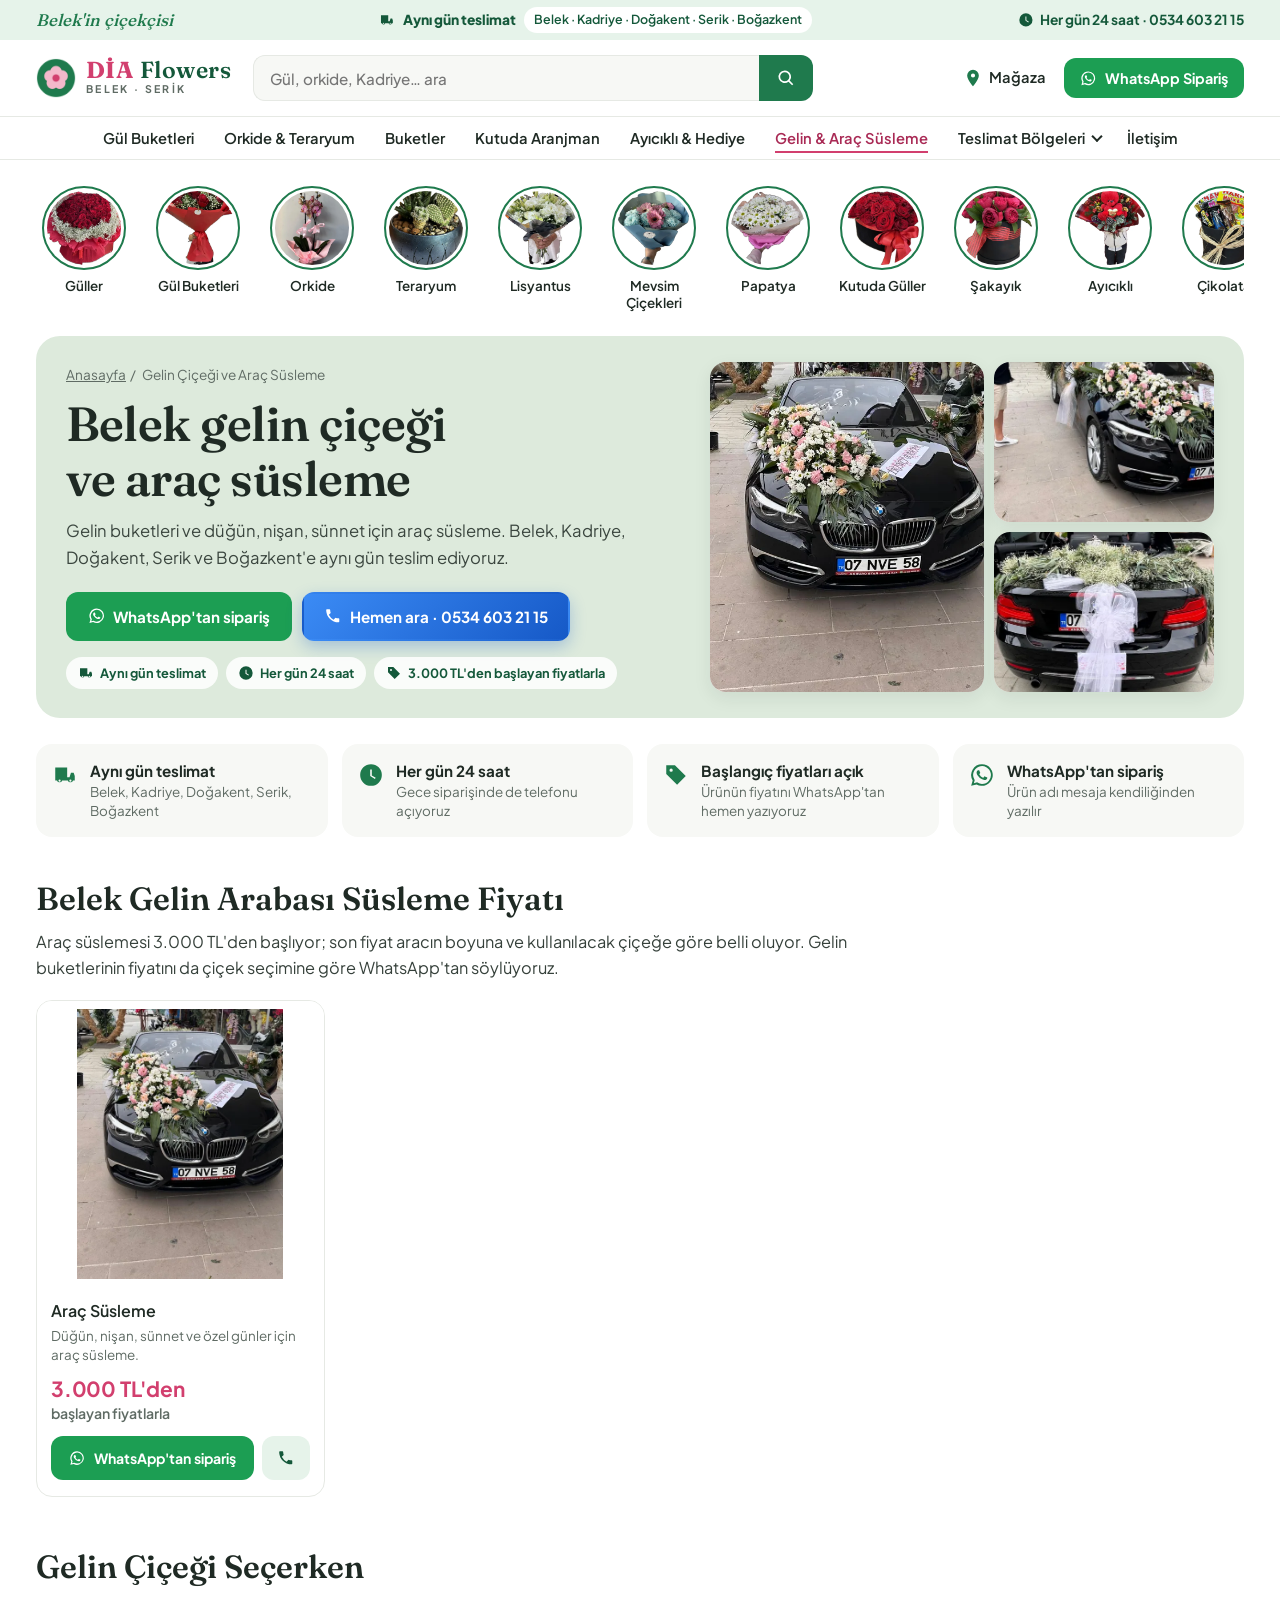
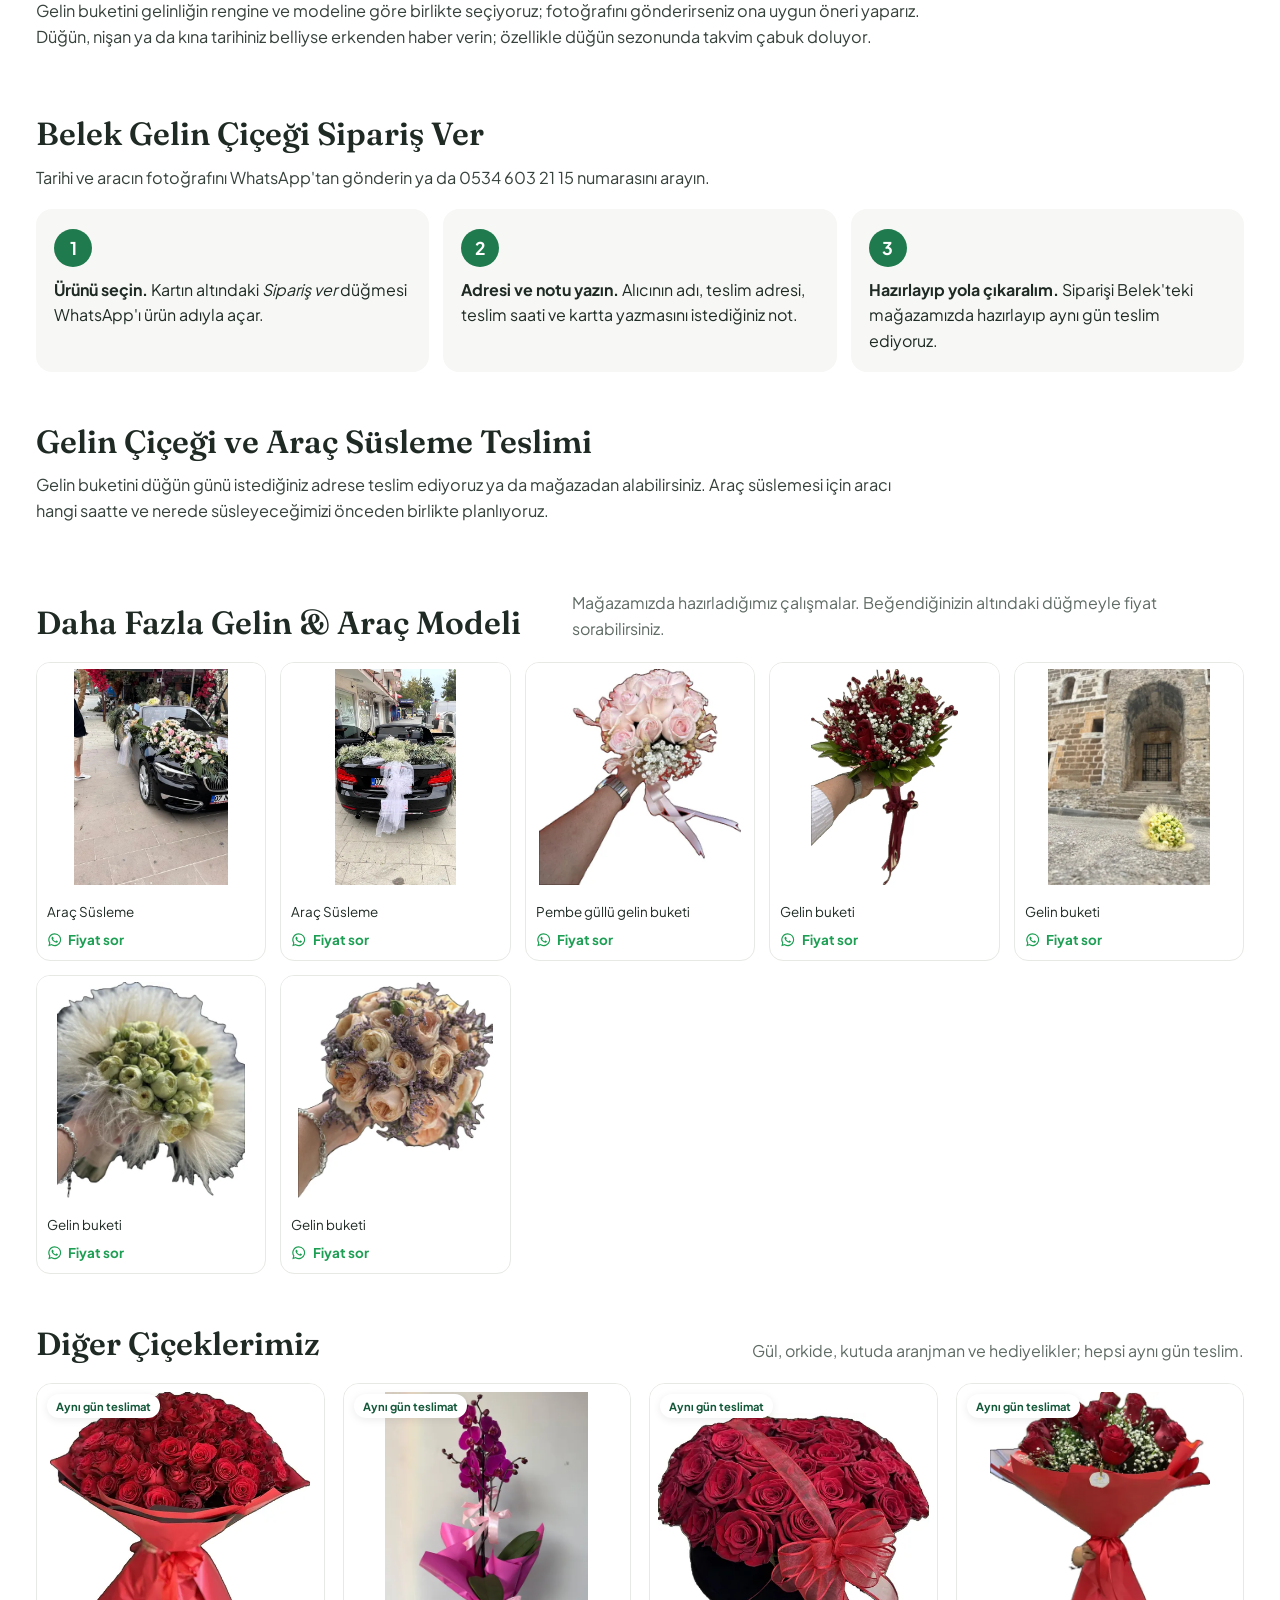
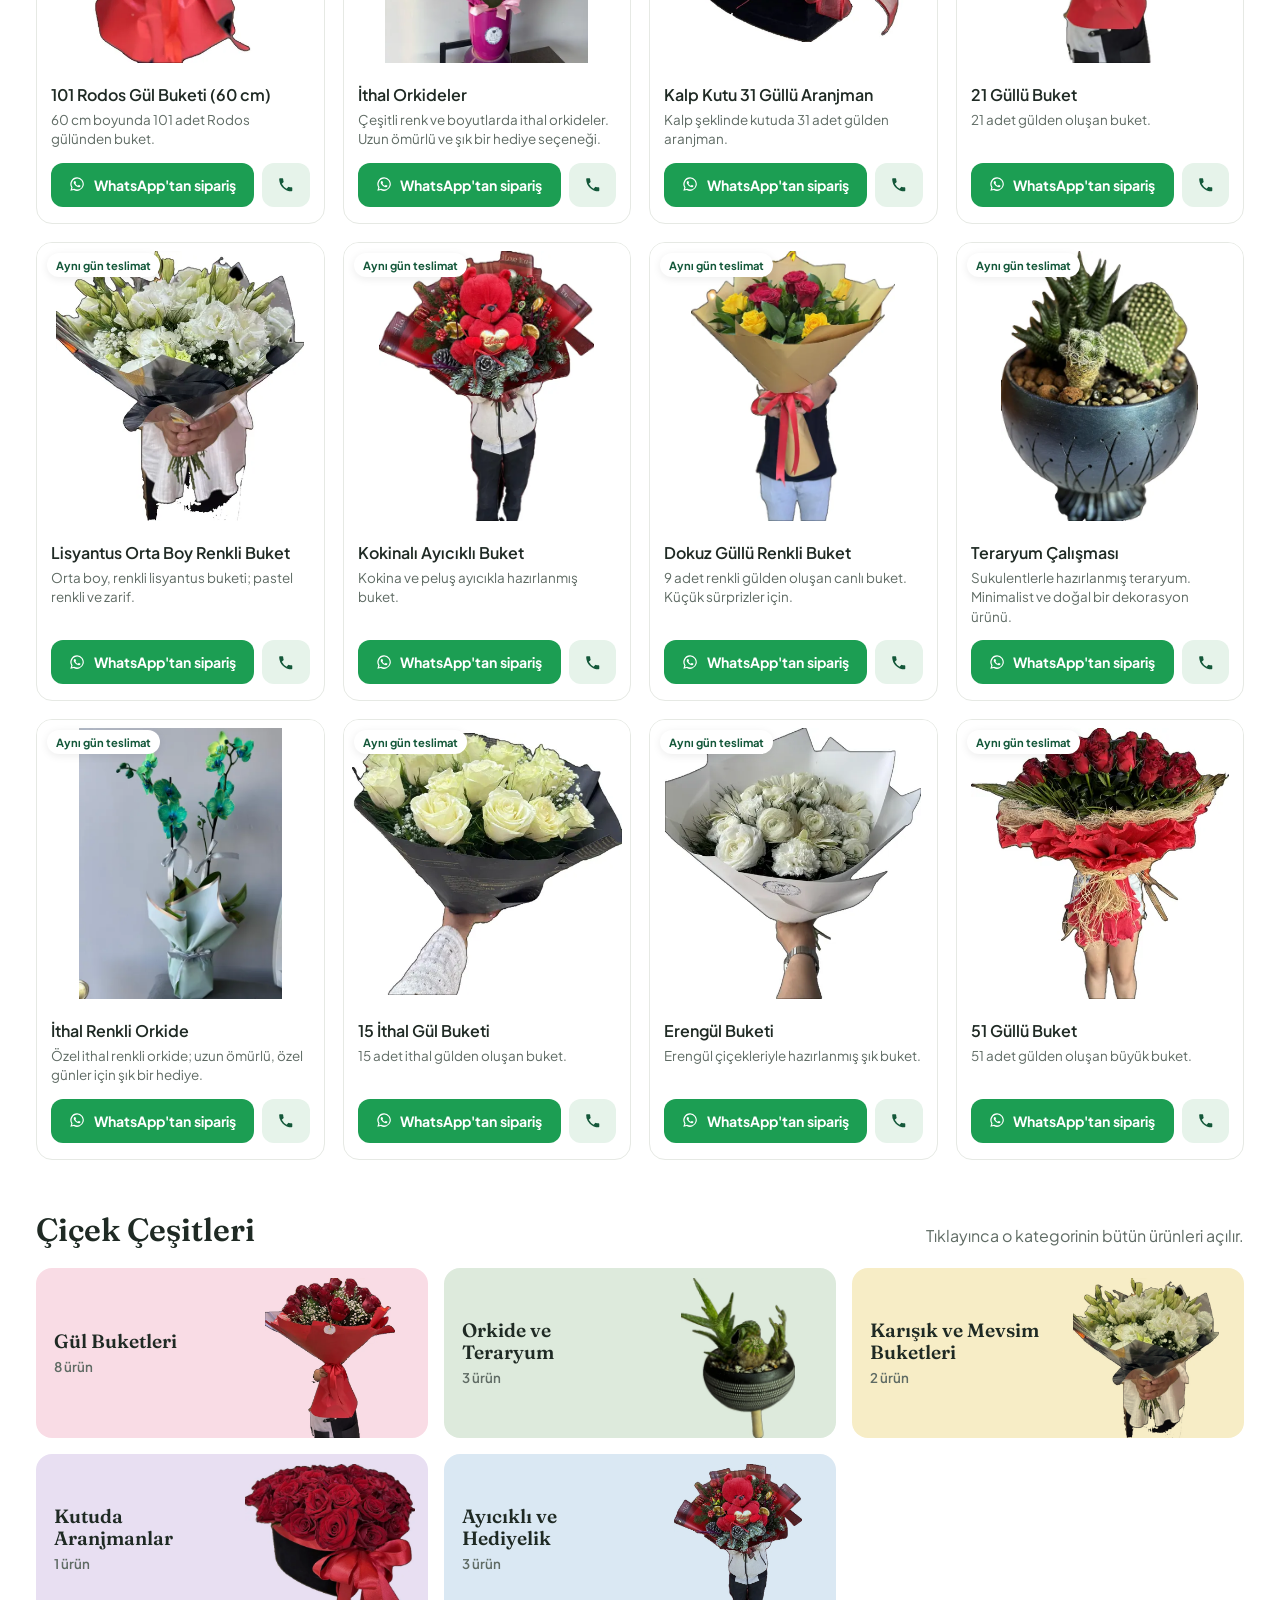
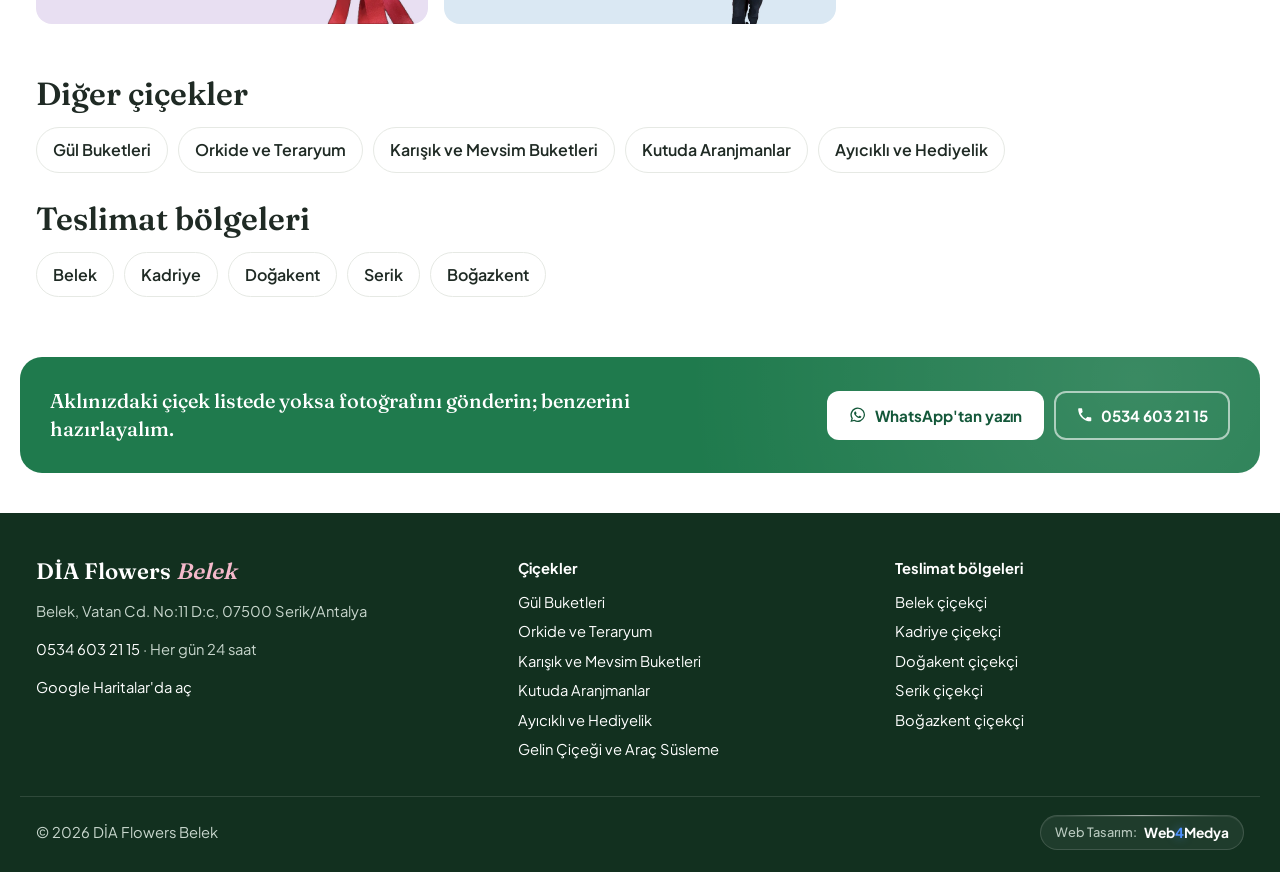
<file: gelin-cicegi-arac-susleme/index.html>
<!doctype html>
<html lang="tr">
<head>
<meta charset="utf-8">
<meta name="viewport" content="width=device-width, initial-scale=1">
<title>Belek Gelin Çiçeği ve Gelin Arabası Süsleme | DİA Flowers</title>
<meta name="description" content="Gelin buketleri ve düğün, nişan, sünnet için araç süsleme. Belek&#x27;teki DİA Flowers&#x27;tan aynı gün teslimat; WhatsApp&#x27;tan sipariş.">
<link rel="canonical" href="https://diabelekflowers.com/gelin-cicegi-arac-susleme/">
<meta name="theme-color" content="#1F7A4D">
<meta property="og:type" content="website"><meta property="og:locale" content="tr_TR">
<meta property="og:title" content="Belek Gelin Çiçeği ve Gelin Arabası Süsleme | DİA Flowers"><meta property="og:description" content="Gelin buketleri ve düğün, nişan, sünnet için araç süsleme. Belek&#x27;teki DİA Flowers&#x27;tan aynı gün teslimat; WhatsApp&#x27;tan sipariş.">
<meta property="og:url" content="https://diabelekflowers.com/gelin-cicegi-arac-susleme/"><meta property="og:image" content="https://diabelekflowers.com/images/og.jpg">
<link rel="icon" href="../favicon.ico" sizes="any"><link rel="icon" type="image/png" sizes="192x192" href="../images/favicon-192.png">
<link rel="apple-touch-icon" href="../images/favicon-192.png">
<link rel="preload" href="../assets/fonts/fraunces-latin.woff2" as="font" type="font/woff2" crossorigin>
<link rel="stylesheet" href="../assets/css/site.css?v=712b834b">
<script type="application/ld+json">{"@context": "https://schema.org", "@type": "Florist", "@id": "https://diabelekflowers.com/#isletme", "name": "DİA Flowers Belek", "alternateName": ["Belek Flowers Dia", "Serik DİA Flowers"], "url": "https://diabelekflowers.com/", "telephone": "+90 534 603 21 15", "email": "info@serikdiaflowers.com", "address": {"@type": "PostalAddress", "streetAddress": "Belek, Vatan Cd. No:11 D:c", "postalCode": "07500", "addressLocality": "Serik", "addressRegion": "Antalya", "addressCountry": "TR"}, "geo": {"@type": "GeoCoordinates", "latitude": 36.860642, "longitude": 31.060966}, "hasMap": "https://maps.google.com/?cid=12766109161344211274", "priceRange": "1.300 TL – 8.600 TL", "openingHoursSpecification": {"@type": "OpeningHoursSpecification", "dayOfWeek": ["Monday", "Tuesday", "Wednesday", "Thursday", "Friday", "Saturday", "Sunday"], "opens": "00:00", "closes": "23:59"}, "image": "https://diabelekflowers.com/images/magaza-900.webp"}</script><script type="application/ld+json">{"@context": "https://schema.org", "@type": "BreadcrumbList", "itemListElement": [{"@type": "ListItem", "position": 1, "name": "Anasayfa", "item": "https://diabelekflowers.com/"}, {"@type": "ListItem", "position": 2, "name": "Gelin Çiçeği ve Araç Süsleme", "item": "https://diabelekflowers.com/gelin-cicegi-arac-susleme/"}]}</script><script type="application/ld+json">{"@context": "https://schema.org", "@type": "ItemList", "name": "Gelin Çiçeği ve Araç Süsleme", "itemListElement": [{"@type": "ListItem", "position": 1, "item": {"@type": "Thing", "name": "Araç Süsleme", "description": "Düğün, nişan, sünnet ve özel günler için araç süsleme.", "image": "https://diabelekflowers.com/images/araba1-900.webp"}}]}</script>
</head>
<body>
<a class="atla" href="#icerik">İçeriğe geç</a>
<div class="duyuru"><div class="kap duyuru-ic">
 <span class="duyuru-slogan">Belek'in çiçekçisi</span>
 <span class="duyuru-orta"><svg viewBox="0 0 24 24" aria-hidden="true"><path d="M3 5h11v9h2.2l1.3-4H20l1 3v4h-1.6a2.5 2.5 0 0 1-4.8 0H9.4a2.5 2.5 0 0 1-4.8 0H3zm4 13.2a1 1 0 1 0 0-2 1 1 0 0 0 0 2zm10 0a1 1 0 1 0 0-2 1 1 0 0 0 0 2z"/></svg><b>Aynı gün teslimat</b><span class="duyuru-ay">Belek · Kadriye · Doğakent · Serik · Boğazkent</span></span>
 <a class="duyuru-tel" href="tel:+905346032115"><svg viewBox="0 0 24 24" aria-hidden="true"><path d="M12 2a10 10 0 1 0 10 10A10 10 0 0 0 12 2zm.75 10.4 3.6 2.15-.75 1.25L11.25 13V7h1.5z"/></svg>Her gün 24 saat · 0534 603 21 15</a>
</div></div>
<header class="ust">
 <div class="kap ust-ic">
  <a class="logo" href="../" aria-label="DİA Flowers Belek anasayfa"><img src="../images/favicon-192.png" width="40" height="40" alt=""><span class="logo-y"><span class="logo-dia">DİA <i>Flowers</i></span><small>Belek · Serik</small></span></a>
  <form class="ara" role="search" action="../" data-kok="../" onsubmit="return false">
   <label class="atla" for="ara-g">Ürün, kategori ya da bölge ara</label>
   <input id="ara-g" type="search" placeholder="Gül, orkide, Kadriye… ara" autocomplete="off" enterkeyhint="search">
   <button type="submit" aria-label="Ara"><svg viewBox="0 0 24 24" aria-hidden="true"><path d="M10.5 3a7.5 7.5 0 0 1 5.9 12.1l4.3 4.3-1.4 1.4-4.3-4.3A7.5 7.5 0 1 1 10.5 3zm0 2a5.5 5.5 0 1 0 0 11 5.5 5.5 0 0 0 0-11z"/></svg></button>
   <div class="ara-sonuc" hidden></div>
  </form>
  <div class="ust-sag">
   <a class="ik-l" href="../iletisim/"><svg viewBox="0 0 24 24" aria-hidden="true"><path d="M12 2a7 7 0 0 0-7 7c0 5.25 7 13 7 13s7-7.75 7-13a7 7 0 0 0-7-7zm0 9.5A2.5 2.5 0 1 1 12 6.5a2.5 2.5 0 0 1 0 5z"/></svg><span>Mağaza</span></a>
   <a class="dg dg-wa" href="https://wa.me/905346032115?text=Merhaba%2C%20%C3%A7i%C3%A7ek%20sipari%C5%9Fi%20vermek%20istiyorum." rel="noopener" target="_blank"><svg viewBox="0 0 24 24" aria-hidden="true"><path d="M12 2a10 10 0 0 0-8.6 15.1L2 22l5-1.3A10 10 0 1 0 12 2zm0 18.2a8.2 8.2 0 0 1-4.2-1.2l-.3-.2-3 .8.8-2.9-.2-.3A8.2 8.2 0 1 1 12 20.2zm4.5-6.1c-.25-.12-1.47-.72-1.7-.8-.23-.09-.4-.13-.56.12-.17.25-.64.8-.79.97-.14.17-.29.19-.54.06a6.7 6.7 0 0 1-3.3-2.9c-.25-.43.25-.4.71-1.33a.45.45 0 0 0-.02-.42c-.06-.12-.56-1.35-.77-1.85-.2-.48-.4-.42-.56-.42h-.47a.9.9 0 0 0-.65.3 2.7 2.7 0 0 0-.85 2.02 4.7 4.7 0 0 0 1 2.5 10.8 10.8 0 0 0 4.1 3.65c1.53.66 2.13.71 2.9.6.47-.07 1.47-.6 1.67-1.18.21-.58.21-1.08.15-1.18-.06-.1-.23-.17-.48-.29z"/></svg><span class="dg-yz">WhatsApp Sipariş</span></a>
   <button class="menu-d" type="button" aria-controls="menu" aria-expanded="false" aria-label="Menüyü aç"><svg viewBox="0 0 24 24" aria-hidden="true"><path d="M3 6h18v2H3zm0 5h18v2H3zm0 5h18v2H3z"/></svg></button>
  </div>
 </div>
 <nav class="menu" id="menu" aria-label="Kategoriler">
  <div class="kap menu-ic"><a href="../gul-buketleri/">Gül Buketleri</a><a href="../orkide-teraryum/">Orkide &amp; Teraryum</a><a href="../buketler/">Buketler</a><a href="../kutuda-aranjman/">Kutuda Aranjman</a><a href="../hediye-ayicikli/">Ayıcıklı &amp; Hediye</a><a href="../gelin-cicegi-arac-susleme/" aria-current="page">Gelin &amp; Araç Süsleme</a>
   <div class="acilir"><button type="button" class="acilir-d" aria-expanded="false">Teslimat Bölgeleri</button><div class="acilir-ic"><a href="../">Belek</a><a href="../kadriye-cicekci/">Kadriye</a><a href="../dogakent-cicekci/">Doğakent</a><a href="../serik-cicekci/">Serik</a><a href="../bogazkent-cicekci/">Boğazkent</a></div></div>
   <a href="../iletisim/" class="menu-son">İletişim</a>
  </div>
 </nav>
</header>
<main id="icerik">
<section class="kap balonlar" aria-label="Çiçek kategorileri"><div class="balon-serit"><a class="balon" href="../gul-buketleri/"><span class="balon-g"><img class="" src="../images/101gul-900.webp" srcset="../images/101gul-480.webp 480w, ../images/101gul-900.webp 900w" sizes="96px" width="900" height="880" alt="Güller" loading="lazy" decoding="async"></span><span>Güller</span></a><a class="balon" href="../gul-buketleri/"><span class="balon-g"><img class="" src="../images/21gullu1-900.webp" srcset="../images/21gullu1-480.webp 480w, ../images/21gullu1-900.webp 900w" sizes="96px" width="900" height="1105" alt="Gül Buketleri" loading="lazy" decoding="async"></span><span>Gül Buketleri</span></a><a class="balon" href="../orkide-teraryum/"><span class="balon-g"><img class="" src="../images/orkide2-900.webp" srcset="../images/orkide2-480.webp 480w, ../images/orkide2-900.webp 900w" sizes="96px" width="900" height="1200" alt="Orkide" loading="lazy" decoding="async"></span><span>Orkide</span></a><a class="balon" href="../orkide-teraryum/"><span class="balon-g"><img class="" src="../images/tereryum1-900.webp" srcset="../images/tereryum1-480.webp 480w, ../images/tereryum1-900.webp 900w" sizes="96px" width="900" height="1233" alt="Teraryum" loading="lazy" decoding="async"></span><span>Teraryum</span></a><a class="balon" href="../buketler/"><span class="balon-g"><img class="" src="../images/lisyantus1-900.webp" srcset="../images/lisyantus1-480.webp 480w, ../images/lisyantus1-900.webp 900w" sizes="96px" width="900" height="982" alt="Lisyantus" loading="lazy" decoding="async"></span><span>Lisyantus</span></a><a class="balon" href="../buketler/"><span class="balon-g"><img class="" src="../images/mevsimcicekleri1-900.webp" srcset="../images/mevsimcicekleri1-480.webp 480w, ../images/mevsimcicekleri1-900.webp 900w" sizes="96px" width="900" height="958" alt="Mevsim Çiçekleri" loading="lazy" decoding="async"></span><span>Mevsim Çiçekleri</span></a><a class="balon" href="../buketler/"><span class="balon-g"><img class="" src="../images/papatya-900.webp" srcset="../images/papatya-480.webp 480w, ../images/papatya-900.webp 900w" sizes="96px" width="900" height="858" alt="Papatya" loading="lazy" decoding="async"></span><span>Papatya</span></a><a class="balon" href="../kutuda-aranjman/"><span class="balon-g"><img class="" src="../images/kutudakirmiziarajman-900.webp" srcset="../images/kutudakirmiziarajman-480.webp 480w, ../images/kutudakirmiziarajman-900.webp 900w" sizes="96px" width="900" height="848" alt="Kutuda Güller" loading="lazy" decoding="async"></span><span>Kutuda Güller</span></a><a class="balon" href="../kutuda-aranjman/"><span class="balon-g"><img class="" src="../images/sakayim1-900.webp" srcset="../images/sakayim1-480.webp 480w, ../images/sakayim1-900.webp 900w" sizes="96px" width="900" height="1023" alt="Şakayık" loading="lazy" decoding="async"></span><span>Şakayık</span></a><a class="balon" href="../hediye-ayicikli/"><span class="balon-g"><img class="" src="../images/kokoinali-900.webp" srcset="../images/kokoinali-480.webp 480w, ../images/kokoinali-900.webp 900w" sizes="96px" width="900" height="1131" alt="Ayıcıklı" loading="lazy" decoding="async"></span><span>Ayıcıklı</span></a><a class="balon" href="../hediye-ayicikli/"><span class="balon-g"><img class="" src="../images/cikolata1-900.webp" srcset="../images/cikolata1-480.webp 480w, ../images/cikolata1-900.webp 900w" sizes="96px" width="900" height="1152" alt="Çikolata" loading="lazy" decoding="async"></span><span>Çikolata</span></a><a class="balon" href="../gelin-cicegi-arac-susleme/"><span class="balon-g"><img class="" src="../images/gelin1-900.webp" srcset="../images/gelin1-480.webp 480w, ../images/gelin1-900.webp 900w" sizes="96px" width="900" height="968" alt="Gelin Çiçeği" loading="lazy" decoding="async"></span><span>Gelin Çiçeği</span></a><a class="balon" href="../gelin-cicegi-arac-susleme/"><span class="balon-g"><img class="" src="../images/araba1-900.webp" srcset="../images/araba1-480.webp 480w, ../images/araba1-900.webp 900w" sizes="96px" width="900" height="1181" alt="Araç Süsleme" loading="lazy" decoding="async"></span><span>Araç Süsleme</span></a></div></section>
<section class="kap"><div class="ic-hero ban-ada">
 <div class="ic-y"><nav class="kirinti" aria-label="Sayfa yolu"><a href="../">Anasayfa</a> <span>/</span> <span aria-current="page">Gelin Çiçeği ve Araç Süsleme</span></nav><h1>Belek gelin çiçeği ve araç süsleme</h1><p class="ic-p">Gelin buketleri ve düğün, nişan, sünnet için araç süsleme. Belek, Kadriye, Doğakent, Serik ve Boğazkent&#x27;e aynı gün teslim ediyoruz.</p>
  <div class="ic-d"><a class="btn btn-wa" href="https://wa.me/905346032115?text=Merhaba%2C%20Gelin%20%26%20Ara%C3%A7%20sipari%C5%9Fi%20vermek%20istiyorum." rel="noopener" target="_blank"><svg viewBox="0 0 24 24" aria-hidden="true"><path d="M12 2a10 10 0 0 0-8.6 15.1L2 22l5-1.3A10 10 0 1 0 12 2zm0 18.2a8.2 8.2 0 0 1-4.2-1.2l-.3-.2-3 .8.8-2.9-.2-.3A8.2 8.2 0 1 1 12 20.2zm4.5-6.1c-.25-.12-1.47-.72-1.7-.8-.23-.09-.4-.13-.56.12-.17.25-.64.8-.79.97-.14.17-.29.19-.54.06a6.7 6.7 0 0 1-3.3-2.9c-.25-.43.25-.4.71-1.33a.45.45 0 0 0-.02-.42c-.06-.12-.56-1.35-.77-1.85-.2-.48-.4-.42-.56-.42h-.47a.9.9 0 0 0-.65.3 2.7 2.7 0 0 0-.85 2.02 4.7 4.7 0 0 0 1 2.5 10.8 10.8 0 0 0 4.1 3.65c1.53.66 2.13.71 2.9.6.47-.07 1.47-.6 1.67-1.18.21-.58.21-1.08.15-1.18-.06-.1-.23-.17-.48-.29z"/></svg>WhatsApp'tan sipariş</a><a class="btn btn-mavi" href="tel:+905346032115"><svg viewBox="0 0 24 24" aria-hidden="true"><path d="M6.6 10.8a15.1 15.1 0 0 0 6.6 6.6l2.2-2.2a1 1 0 0 1 1-.25 11.4 11.4 0 0 0 3.6.57 1 1 0 0 1 1 1V20a1 1 0 0 1-1 1A17 17 0 0 1 3 4a1 1 0 0 1 1-1h3.5a1 1 0 0 1 1 1c0 1.25.2 2.45.57 3.57a1 1 0 0 1-.25 1z"/></svg>Hemen ara · 0534 603 21 15</a></div>
  <ul class="ic-cip"><li><svg viewBox="0 0 24 24" aria-hidden="true"><path d="M3 5h11v9h2.2l1.3-4H20l1 3v4h-1.6a2.5 2.5 0 0 1-4.8 0H9.4a2.5 2.5 0 0 1-4.8 0H3zm4 13.2a1 1 0 1 0 0-2 1 1 0 0 0 0 2zm10 0a1 1 0 1 0 0-2 1 1 0 0 0 0 2z"/></svg>Aynı gün teslimat</li><li><svg viewBox="0 0 24 24" aria-hidden="true"><path d="M12 2a10 10 0 1 0 10 10A10 10 0 0 0 12 2zm.75 10.4 3.6 2.15-.75 1.25L11.25 13V7h1.5z"/></svg>Her gün 24 saat</li><li><svg viewBox="0 0 24 24" aria-hidden="true"><path d="M3 3h8l10 10-8 8L3 11zm4.5 6A1.5 1.5 0 1 0 6 7.5 1.5 1.5 0 0 0 7.5 9z"/></svg>3.000 TL'den başlayan fiyatlarla</li></ul>
 </div>
 <div class="ic-kolaj"><figure><img class="" src="../images/araba1-900.webp" srcset="../images/araba1-480.webp 480w, ../images/araba1-900.webp 900w" sizes="(max-width:900px) 50vw, 300px" width="900" height="1181" alt="Araç Süsleme" fetchpriority="high"></figure><figure><img class="" src="../images/araba2-900.webp" srcset="../images/araba2-480.webp 480w, ../images/araba2-900.webp 900w" sizes="(max-width:900px) 50vw, 300px" width="900" height="1263" alt="Araç Süsleme" loading="lazy" decoding="async"></figure><figure><img class="" src="../images/araba3-900.webp" srcset="../images/araba3-480.webp 480w, ../images/araba3-900.webp 900w" sizes="(max-width:900px) 50vw, 300px" width="900" height="1600" alt="Araç Süsleme" loading="lazy" decoding="async"></figure></div>
</div></section>
<ul class="guven kap">
 <li><svg viewBox="0 0 24 24" aria-hidden="true"><path d="M3 5h11v9h2.2l1.3-4H20l1 3v4h-1.6a2.5 2.5 0 0 1-4.8 0H9.4a2.5 2.5 0 0 1-4.8 0H3zm4 13.2a1 1 0 1 0 0-2 1 1 0 0 0 0 2zm10 0a1 1 0 1 0 0-2 1 1 0 0 0 0 2z"/></svg><span><b>Aynı gün teslimat</b>Belek, Kadriye, Doğakent, Serik, Boğazkent</span></li>
 <li><svg viewBox="0 0 24 24" aria-hidden="true"><path d="M12 2a10 10 0 1 0 10 10A10 10 0 0 0 12 2zm.75 10.4 3.6 2.15-.75 1.25L11.25 13V7h1.5z"/></svg><span><b>Her gün 24 saat</b>Gece siparişinde de telefonu açıyoruz</span></li>
 <li><svg viewBox="0 0 24 24" aria-hidden="true"><path d="M3 3h8l10 10-8 8L3 11zm4.5 6A1.5 1.5 0 1 0 6 7.5 1.5 1.5 0 0 0 7.5 9z"/></svg><span><b>Başlangıç fiyatları açık</b>Ürünün fiyatını WhatsApp'tan hemen yazıyoruz</span></li>
 <li><svg viewBox="0 0 24 24" aria-hidden="true"><path d="M12 2a10 10 0 0 0-8.6 15.1L2 22l5-1.3A10 10 0 1 0 12 2zm0 18.2a8.2 8.2 0 0 1-4.2-1.2l-.3-.2-3 .8.8-2.9-.2-.3A8.2 8.2 0 1 1 12 20.2zm4.5-6.1c-.25-.12-1.47-.72-1.7-.8-.23-.09-.4-.13-.56.12-.17.25-.64.8-.79.97-.14.17-.29.19-.54.06a6.7 6.7 0 0 1-3.3-2.9c-.25-.43.25-.4.71-1.33a.45.45 0 0 0-.02-.42c-.06-.12-.56-1.35-.77-1.85-.2-.48-.4-.42-.56-.42h-.47a.9.9 0 0 0-.65.3 2.7 2.7 0 0 0-.85 2.02 4.7 4.7 0 0 0 1 2.5 10.8 10.8 0 0 0 4.1 3.65c1.53.66 2.13.71 2.9.6.47-.07 1.47-.6 1.67-1.18.21-.58.21-1.08.15-1.18-.06-.1-.23-.17-.48-.29z"/></svg><span><b>WhatsApp'tan sipariş</b>Ürün adı mesaja kendiliğinden yazılır</span></li>
</ul>
<section class="bolum kap yazi genis"><h2>Belek Gelin Arabası Süsleme Fiyatı</h2><div class="yz"><p>Araç süslemesi 3.000 TL'den başlıyor; son fiyat aracın boyuna ve kullanılacak çiçeğe göre belli oluyor. Gelin buketlerinin fiyatını da çiçek seçimine göre WhatsApp'tan söylüyoruz.</p></div><div class="izgara"><article class="kart" id="arac-susleme">
 <div class="kart-g"><img class="" src="../images/araba1-900.webp" srcset="../images/araba1-480.webp 480w, ../images/araba1-900.webp 900w" sizes="(max-width:640px) 50vw, 300px" width="900" height="1181" alt="Araç Süsleme — DİA Flowers Belek" loading="lazy" decoding="async"></div>
 <div class="kart-ic">
  <h3>Araç Süsleme</h3>
  <p class="kart-a">Düğün, nişan, sünnet ve özel günler için araç süsleme.</p>
  <p class="fiyat">3.000 TL'den <small>başlayan fiyatlarla</small></p>
  <div class="kart-d"><a class="btn btn-wa" href="https://wa.me/905346032115?text=Merhaba%2C%20Ara%C3%A7%20S%C3%BCsleme%20sipari%C5%9F%20vermek%20istiyorum.%20Fiyat%C4%B1n%C4%B1%20%C3%B6%C4%9Frenebilir%20miyim%3F" rel="noopener" target="_blank"><svg viewBox="0 0 24 24" aria-hidden="true"><path d="M12 2a10 10 0 0 0-8.6 15.1L2 22l5-1.3A10 10 0 1 0 12 2zm0 18.2a8.2 8.2 0 0 1-4.2-1.2l-.3-.2-3 .8.8-2.9-.2-.3A8.2 8.2 0 1 1 12 20.2zm4.5-6.1c-.25-.12-1.47-.72-1.7-.8-.23-.09-.4-.13-.56.12-.17.25-.64.8-.79.97-.14.17-.29.19-.54.06a6.7 6.7 0 0 1-3.3-2.9c-.25-.43.25-.4.71-1.33a.45.45 0 0 0-.02-.42c-.06-.12-.56-1.35-.77-1.85-.2-.48-.4-.42-.56-.42h-.47a.9.9 0 0 0-.65.3 2.7 2.7 0 0 0-.85 2.02 4.7 4.7 0 0 0 1 2.5 10.8 10.8 0 0 0 4.1 3.65c1.53.66 2.13.71 2.9.6.47-.07 1.47-.6 1.67-1.18.21-.58.21-1.08.15-1.18-.06-.1-.23-.17-.48-.29z"/></svg><span class="uzun">WhatsApp'tan sipariş</span><span class="kisa">Sipariş ver</span></a><a class="btn btn-ara" href="tel:+905346032115" aria-label="Araç Süsleme için ara"><svg viewBox="0 0 24 24" aria-hidden="true"><path d="M6.6 10.8a15.1 15.1 0 0 0 6.6 6.6l2.2-2.2a1 1 0 0 1 1-.25 11.4 11.4 0 0 0 3.6.57 1 1 0 0 1 1 1V20a1 1 0 0 1-1 1A17 17 0 0 1 3 4a1 1 0 0 1 1-1h3.5a1 1 0 0 1 1 1c0 1.25.2 2.45.57 3.57a1 1 0 0 1-.25 1z"/></svg></a></div>
 </div>
</article></div></section>
<section class="bolum kap yazi"><h2>Gelin Çiçeği Seçerken</h2><div class="yz"><p>Gelin buketini gelinliğin rengine ve modeline göre birlikte seçiyoruz; fotoğrafını gönderirseniz ona uygun öneri yaparız. Düğün, nişan ya da kına tarihiniz belliyse erkenden haber verin; özellikle düğün sezonunda takvim çabuk doluyor.</p></div></section>
<section class="bolum kap yazi"><h2>Belek Gelin Çiçeği Sipariş Ver</h2><div class="yz"><p>Tarihi ve aracın fotoğrafını WhatsApp'tan gönderin ya da 0534 603 21 15 numarasını arayın.</p></div><ol class="adim">
  <li><b>Ürünü seçin.</b> Kartın altındaki <em>Sipariş ver</em> düğmesi WhatsApp'ı ürün adıyla açar.</li>
  <li><b>Adresi ve notu yazın.</b> Alıcının adı, teslim adresi, teslim saati ve kartta yazmasını istediğiniz not.</li>
  <li><b>Hazırlayıp yola çıkaralım.</b> Siparişi Belek'teki mağazamızda hazırlayıp aynı gün teslim ediyoruz.</li>
 </ol></section>
<section class="bolum kap yazi"><h2>Gelin Çiçeği ve Araç Süsleme Teslimi</h2><div class="yz"><p>Gelin buketini düğün günü istediğiniz adrese teslim ediyoruz ya da mağazadan alabilirsiniz. Araç süslemesi için aracı hangi saatte ve nerede süsleyeceğimizi önceden birlikte planlıyoruz.</p></div></section>

<section class="bolum kap"><div class="bas"><h2>Daha Fazla Gelin &amp; Araç Modeli</h2>
 <p>Mağazamızda hazırladığımız çalışmalar. Beğendiğinizin altındaki düğmeyle fiyat sorabilirsiniz.</p></div>
 <div class="g-izgara"><figure class="gk"><img class="" src="../images/araba2-900.webp" srcset="../images/araba2-480.webp 480w, ../images/araba2-900.webp 900w" sizes="(max-width:640px) 50vw, 240px" width="900" height="1263" alt="Araç Süsleme — DİA Flowers Belek" loading="lazy" decoding="async">
 <figcaption><span>Araç Süsleme</span><a href="https://wa.me/905346032115?text=Merhaba%2C%20sitenizdeki%20%22Ara%C3%A7%20S%C3%BCsleme%22%20%C3%BCr%C3%BCn%C3%BCn%C3%BCn%20fiyat%C4%B1n%C4%B1%20%C3%B6%C4%9Frenebilir%20miyim%3F" rel="noopener" target="_blank"><svg viewBox="0 0 24 24" aria-hidden="true"><path d="M12 2a10 10 0 0 0-8.6 15.1L2 22l5-1.3A10 10 0 1 0 12 2zm0 18.2a8.2 8.2 0 0 1-4.2-1.2l-.3-.2-3 .8.8-2.9-.2-.3A8.2 8.2 0 1 1 12 20.2zm4.5-6.1c-.25-.12-1.47-.72-1.7-.8-.23-.09-.4-.13-.56.12-.17.25-.64.8-.79.97-.14.17-.29.19-.54.06a6.7 6.7 0 0 1-3.3-2.9c-.25-.43.25-.4.71-1.33a.45.45 0 0 0-.02-.42c-.06-.12-.56-1.35-.77-1.85-.2-.48-.4-.42-.56-.42h-.47a.9.9 0 0 0-.65.3 2.7 2.7 0 0 0-.85 2.02 4.7 4.7 0 0 0 1 2.5 10.8 10.8 0 0 0 4.1 3.65c1.53.66 2.13.71 2.9.6.47-.07 1.47-.6 1.67-1.18.21-.58.21-1.08.15-1.18-.06-.1-.23-.17-.48-.29z"/></svg>Fiyat sor</a></figcaption></figure><figure class="gk"><img class="" src="../images/araba3-900.webp" srcset="../images/araba3-480.webp 480w, ../images/araba3-900.webp 900w" sizes="(max-width:640px) 50vw, 240px" width="900" height="1600" alt="Araç Süsleme — DİA Flowers Belek" loading="lazy" decoding="async">
 <figcaption><span>Araç Süsleme</span><a href="https://wa.me/905346032115?text=Merhaba%2C%20sitenizdeki%20%22Ara%C3%A7%20S%C3%BCsleme%22%20%C3%BCr%C3%BCn%C3%BCn%C3%BCn%20fiyat%C4%B1n%C4%B1%20%C3%B6%C4%9Frenebilir%20miyim%3F" rel="noopener" target="_blank"><svg viewBox="0 0 24 24" aria-hidden="true"><path d="M12 2a10 10 0 0 0-8.6 15.1L2 22l5-1.3A10 10 0 1 0 12 2zm0 18.2a8.2 8.2 0 0 1-4.2-1.2l-.3-.2-3 .8.8-2.9-.2-.3A8.2 8.2 0 1 1 12 20.2zm4.5-6.1c-.25-.12-1.47-.72-1.7-.8-.23-.09-.4-.13-.56.12-.17.25-.64.8-.79.97-.14.17-.29.19-.54.06a6.7 6.7 0 0 1-3.3-2.9c-.25-.43.25-.4.71-1.33a.45.45 0 0 0-.02-.42c-.06-.12-.56-1.35-.77-1.85-.2-.48-.4-.42-.56-.42h-.47a.9.9 0 0 0-.65.3 2.7 2.7 0 0 0-.85 2.02 4.7 4.7 0 0 0 1 2.5 10.8 10.8 0 0 0 4.1 3.65c1.53.66 2.13.71 2.9.6.47-.07 1.47-.6 1.67-1.18.21-.58.21-1.08.15-1.18-.06-.1-.23-.17-.48-.29z"/></svg>Fiyat sor</a></figcaption></figure><figure class="gk"><img class="" src="../images/gelin1-900.webp" srcset="../images/gelin1-480.webp 480w, ../images/gelin1-900.webp 900w" sizes="(max-width:640px) 50vw, 240px" width="900" height="968" alt="Pembe güllü gelin buketi — DİA Flowers Belek" loading="lazy" decoding="async">
 <figcaption><span>Pembe güllü gelin buketi</span><a href="https://wa.me/905346032115?text=Merhaba%2C%20sitenizdeki%20%22Pembe%20g%C3%BCll%C3%BC%20gelin%20buketi%22%20%C3%BCr%C3%BCn%C3%BCn%C3%BCn%20fiyat%C4%B1n%C4%B1%20%C3%B6%C4%9Frenebilir%20miyim%3F" rel="noopener" target="_blank"><svg viewBox="0 0 24 24" aria-hidden="true"><path d="M12 2a10 10 0 0 0-8.6 15.1L2 22l5-1.3A10 10 0 1 0 12 2zm0 18.2a8.2 8.2 0 0 1-4.2-1.2l-.3-.2-3 .8.8-2.9-.2-.3A8.2 8.2 0 1 1 12 20.2zm4.5-6.1c-.25-.12-1.47-.72-1.7-.8-.23-.09-.4-.13-.56.12-.17.25-.64.8-.79.97-.14.17-.29.19-.54.06a6.7 6.7 0 0 1-3.3-2.9c-.25-.43.25-.4.71-1.33a.45.45 0 0 0-.02-.42c-.06-.12-.56-1.35-.77-1.85-.2-.48-.4-.42-.56-.42h-.47a.9.9 0 0 0-.65.3 2.7 2.7 0 0 0-.85 2.02 4.7 4.7 0 0 0 1 2.5 10.8 10.8 0 0 0 4.1 3.65c1.53.66 2.13.71 2.9.6.47-.07 1.47-.6 1.67-1.18.21-.58.21-1.08.15-1.18-.06-.1-.23-.17-.48-.29z"/></svg>Fiyat sor</a></figcaption></figure><figure class="gk"><img class="" src="../images/gelin2-900.webp" srcset="../images/gelin2-480.webp 480w, ../images/gelin2-900.webp 900w" sizes="(max-width:640px) 50vw, 240px" width="900" height="1325" alt="Gelin buketi — DİA Flowers Belek" loading="lazy" decoding="async">
 <figcaption><span>Gelin buketi</span><a href="https://wa.me/905346032115?text=Merhaba%2C%20sitenizdeki%20%22Gelin%20buketi%22%20%C3%BCr%C3%BCn%C3%BCn%C3%BCn%20fiyat%C4%B1n%C4%B1%20%C3%B6%C4%9Frenebilir%20miyim%3F" rel="noopener" target="_blank"><svg viewBox="0 0 24 24" aria-hidden="true"><path d="M12 2a10 10 0 0 0-8.6 15.1L2 22l5-1.3A10 10 0 1 0 12 2zm0 18.2a8.2 8.2 0 0 1-4.2-1.2l-.3-.2-3 .8.8-2.9-.2-.3A8.2 8.2 0 1 1 12 20.2zm4.5-6.1c-.25-.12-1.47-.72-1.7-.8-.23-.09-.4-.13-.56.12-.17.25-.64.8-.79.97-.14.17-.29.19-.54.06a6.7 6.7 0 0 1-3.3-2.9c-.25-.43.25-.4.71-1.33a.45.45 0 0 0-.02-.42c-.06-.12-.56-1.35-.77-1.85-.2-.48-.4-.42-.56-.42h-.47a.9.9 0 0 0-.65.3 2.7 2.7 0 0 0-.85 2.02 4.7 4.7 0 0 0 1 2.5 10.8 10.8 0 0 0 4.1 3.65c1.53.66 2.13.71 2.9.6.47-.07 1.47-.6 1.67-1.18.21-.58.21-1.08.15-1.18-.06-.1-.23-.17-.48-.29z"/></svg>Fiyat sor</a></figcaption></figure><figure class="gk"><img class="" src="../images/gelin3-900.webp" srcset="../images/gelin3-480.webp 480w, ../images/gelin3-900.webp 900w" sizes="(max-width:640px) 50vw, 240px" width="900" height="1200" alt="Gelin buketi — DİA Flowers Belek" loading="lazy" decoding="async">
 <figcaption><span>Gelin buketi</span><a href="https://wa.me/905346032115?text=Merhaba%2C%20sitenizdeki%20%22Gelin%20buketi%22%20%C3%BCr%C3%BCn%C3%BCn%C3%BCn%20fiyat%C4%B1n%C4%B1%20%C3%B6%C4%9Frenebilir%20miyim%3F" rel="noopener" target="_blank"><svg viewBox="0 0 24 24" aria-hidden="true"><path d="M12 2a10 10 0 0 0-8.6 15.1L2 22l5-1.3A10 10 0 1 0 12 2zm0 18.2a8.2 8.2 0 0 1-4.2-1.2l-.3-.2-3 .8.8-2.9-.2-.3A8.2 8.2 0 1 1 12 20.2zm4.5-6.1c-.25-.12-1.47-.72-1.7-.8-.23-.09-.4-.13-.56.12-.17.25-.64.8-.79.97-.14.17-.29.19-.54.06a6.7 6.7 0 0 1-3.3-2.9c-.25-.43.25-.4.71-1.33a.45.45 0 0 0-.02-.42c-.06-.12-.56-1.35-.77-1.85-.2-.48-.4-.42-.56-.42h-.47a.9.9 0 0 0-.65.3 2.7 2.7 0 0 0-.85 2.02 4.7 4.7 0 0 0 1 2.5 10.8 10.8 0 0 0 4.1 3.65c1.53.66 2.13.71 2.9.6.47-.07 1.47-.6 1.67-1.18.21-.58.21-1.08.15-1.18-.06-.1-.23-.17-.48-.29z"/></svg>Fiyat sor</a></figcaption></figure><figure class="gk"><img class="" src="../images/gelin4-900.webp" srcset="../images/gelin4-480.webp 480w, ../images/gelin4-900.webp 900w" sizes="(max-width:640px) 50vw, 240px" width="900" height="1039" alt="Gelin buketi — DİA Flowers Belek" loading="lazy" decoding="async">
 <figcaption><span>Gelin buketi</span><a href="https://wa.me/905346032115?text=Merhaba%2C%20sitenizdeki%20%22Gelin%20buketi%22%20%C3%BCr%C3%BCn%C3%BCn%C3%BCn%20fiyat%C4%B1n%C4%B1%20%C3%B6%C4%9Frenebilir%20miyim%3F" rel="noopener" target="_blank"><svg viewBox="0 0 24 24" aria-hidden="true"><path d="M12 2a10 10 0 0 0-8.6 15.1L2 22l5-1.3A10 10 0 1 0 12 2zm0 18.2a8.2 8.2 0 0 1-4.2-1.2l-.3-.2-3 .8.8-2.9-.2-.3A8.2 8.2 0 1 1 12 20.2zm4.5-6.1c-.25-.12-1.47-.72-1.7-.8-.23-.09-.4-.13-.56.12-.17.25-.64.8-.79.97-.14.17-.29.19-.54.06a6.7 6.7 0 0 1-3.3-2.9c-.25-.43.25-.4.71-1.33a.45.45 0 0 0-.02-.42c-.06-.12-.56-1.35-.77-1.85-.2-.48-.4-.42-.56-.42h-.47a.9.9 0 0 0-.65.3 2.7 2.7 0 0 0-.85 2.02 4.7 4.7 0 0 0 1 2.5 10.8 10.8 0 0 0 4.1 3.65c1.53.66 2.13.71 2.9.6.47-.07 1.47-.6 1.67-1.18.21-.58.21-1.08.15-1.18-.06-.1-.23-.17-.48-.29z"/></svg>Fiyat sor</a></figcaption></figure><figure class="gk"><img class="" src="../images/gelin5-900.webp" srcset="../images/gelin5-480.webp 480w, ../images/gelin5-900.webp 900w" sizes="(max-width:640px) 50vw, 240px" width="900" height="997" alt="Gelin buketi — DİA Flowers Belek" loading="lazy" decoding="async">
 <figcaption><span>Gelin buketi</span><a href="https://wa.me/905346032115?text=Merhaba%2C%20sitenizdeki%20%22Gelin%20buketi%22%20%C3%BCr%C3%BCn%C3%BCn%C3%BCn%20fiyat%C4%B1n%C4%B1%20%C3%B6%C4%9Frenebilir%20miyim%3F" rel="noopener" target="_blank"><svg viewBox="0 0 24 24" aria-hidden="true"><path d="M12 2a10 10 0 0 0-8.6 15.1L2 22l5-1.3A10 10 0 1 0 12 2zm0 18.2a8.2 8.2 0 0 1-4.2-1.2l-.3-.2-3 .8.8-2.9-.2-.3A8.2 8.2 0 1 1 12 20.2zm4.5-6.1c-.25-.12-1.47-.72-1.7-.8-.23-.09-.4-.13-.56.12-.17.25-.64.8-.79.97-.14.17-.29.19-.54.06a6.7 6.7 0 0 1-3.3-2.9c-.25-.43.25-.4.71-1.33a.45.45 0 0 0-.02-.42c-.06-.12-.56-1.35-.77-1.85-.2-.48-.4-.42-.56-.42h-.47a.9.9 0 0 0-.65.3 2.7 2.7 0 0 0-.85 2.02 4.7 4.7 0 0 0 1 2.5 10.8 10.8 0 0 0 4.1 3.65c1.53.66 2.13.71 2.9.6.47-.07 1.47-.6 1.67-1.18.21-.58.21-1.08.15-1.18-.06-.1-.23-.17-.48-.29z"/></svg>Fiyat sor</a></figcaption></figure></div></section>
<section class="bolum kap"><div class="bas"><h2>Diğer Çiçeklerimiz</h2><p>Gül, orkide, kutuda aranjman ve hediyelikler; hepsi aynı gün teslim.</p></div>
 <div class="izgara"><article class="kart" id="101-rodos-gul-buketi-60-cm">
 <div class="kart-g"><img class="" src="../images/rodos1-900.webp" srcset="../images/rodos1-480.webp 480w, ../images/rodos1-900.webp 900w" sizes="(max-width:640px) 50vw, 300px" width="900" height="936" alt="101 Rodos Gül Buketi (60 cm) — DİA Flowers Belek" loading="lazy" decoding="async"><span class="rozet">Aynı gün teslimat</span></div>
 <div class="kart-ic">
  <h3>101 Rodos Gül Buketi (60 cm)</h3>
  <p class="kart-a">60 cm boyunda 101 adet Rodos gülünden buket.</p>
  <div class="kart-d"><a class="btn btn-wa" href="https://wa.me/905346032115?text=Merhaba%2C%20101%20Rodos%20G%C3%BCl%20Buketi%20%2860%20cm%29%20sipari%C5%9F%20vermek%20istiyorum.%20Fiyat%C4%B1n%C4%B1%20%C3%B6%C4%9Frenebilir%20miyim%3F" rel="noopener" target="_blank"><svg viewBox="0 0 24 24" aria-hidden="true"><path d="M12 2a10 10 0 0 0-8.6 15.1L2 22l5-1.3A10 10 0 1 0 12 2zm0 18.2a8.2 8.2 0 0 1-4.2-1.2l-.3-.2-3 .8.8-2.9-.2-.3A8.2 8.2 0 1 1 12 20.2zm4.5-6.1c-.25-.12-1.47-.72-1.7-.8-.23-.09-.4-.13-.56.12-.17.25-.64.8-.79.97-.14.17-.29.19-.54.06a6.7 6.7 0 0 1-3.3-2.9c-.25-.43.25-.4.71-1.33a.45.45 0 0 0-.02-.42c-.06-.12-.56-1.35-.77-1.85-.2-.48-.4-.42-.56-.42h-.47a.9.9 0 0 0-.65.3 2.7 2.7 0 0 0-.85 2.02 4.7 4.7 0 0 0 1 2.5 10.8 10.8 0 0 0 4.1 3.65c1.53.66 2.13.71 2.9.6.47-.07 1.47-.6 1.67-1.18.21-.58.21-1.08.15-1.18-.06-.1-.23-.17-.48-.29z"/></svg><span class="uzun">WhatsApp'tan sipariş</span><span class="kisa">Sipariş ver</span></a><a class="btn btn-ara" href="tel:+905346032115" aria-label="101 Rodos Gül Buketi (60 cm) için ara"><svg viewBox="0 0 24 24" aria-hidden="true"><path d="M6.6 10.8a15.1 15.1 0 0 0 6.6 6.6l2.2-2.2a1 1 0 0 1 1-.25 11.4 11.4 0 0 0 3.6.57 1 1 0 0 1 1 1V20a1 1 0 0 1-1 1A17 17 0 0 1 3 4a1 1 0 0 1 1-1h3.5a1 1 0 0 1 1 1c0 1.25.2 2.45.57 3.57a1 1 0 0 1-.25 1z"/></svg></a></div>
 </div>
</article><article class="kart" id="ithal-orkideler">
 <div class="kart-g"><img class="" src="../images/orkide1-900.webp" srcset="../images/orkide1-480.webp 480w, ../images/orkide1-900.webp 900w" sizes="(max-width:640px) 50vw, 300px" width="900" height="1200" alt="İthal Orkideler — DİA Flowers Belek" loading="lazy" decoding="async"><span class="rozet">Aynı gün teslimat</span></div>
 <div class="kart-ic">
  <h3>İthal Orkideler</h3>
  <p class="kart-a">Çeşitli renk ve boyutlarda ithal orkideler. Uzun ömürlü ve şık bir hediye seçeneği.</p>
  <div class="kart-d"><a class="btn btn-wa" href="https://wa.me/905346032115?text=Merhaba%2C%20%C4%B0thal%20Orkideler%20sipari%C5%9F%20vermek%20istiyorum.%20Fiyat%C4%B1n%C4%B1%20%C3%B6%C4%9Frenebilir%20miyim%3F" rel="noopener" target="_blank"><svg viewBox="0 0 24 24" aria-hidden="true"><path d="M12 2a10 10 0 0 0-8.6 15.1L2 22l5-1.3A10 10 0 1 0 12 2zm0 18.2a8.2 8.2 0 0 1-4.2-1.2l-.3-.2-3 .8.8-2.9-.2-.3A8.2 8.2 0 1 1 12 20.2zm4.5-6.1c-.25-.12-1.47-.72-1.7-.8-.23-.09-.4-.13-.56.12-.17.25-.64.8-.79.97-.14.17-.29.19-.54.06a6.7 6.7 0 0 1-3.3-2.9c-.25-.43.25-.4.71-1.33a.45.45 0 0 0-.02-.42c-.06-.12-.56-1.35-.77-1.85-.2-.48-.4-.42-.56-.42h-.47a.9.9 0 0 0-.65.3 2.7 2.7 0 0 0-.85 2.02 4.7 4.7 0 0 0 1 2.5 10.8 10.8 0 0 0 4.1 3.65c1.53.66 2.13.71 2.9.6.47-.07 1.47-.6 1.67-1.18.21-.58.21-1.08.15-1.18-.06-.1-.23-.17-.48-.29z"/></svg><span class="uzun">WhatsApp'tan sipariş</span><span class="kisa">Sipariş ver</span></a><a class="btn btn-ara" href="tel:+905346032115" aria-label="İthal Orkideler için ara"><svg viewBox="0 0 24 24" aria-hidden="true"><path d="M6.6 10.8a15.1 15.1 0 0 0 6.6 6.6l2.2-2.2a1 1 0 0 1 1-.25 11.4 11.4 0 0 0 3.6.57 1 1 0 0 1 1 1V20a1 1 0 0 1-1 1A17 17 0 0 1 3 4a1 1 0 0 1 1-1h3.5a1 1 0 0 1 1 1c0 1.25.2 2.45.57 3.57a1 1 0 0 1-.25 1z"/></svg></a></div>
 </div>
</article><article class="kart" id="kalp-kutu-31-gullu-aranjman">
 <div class="kart-g"><img class="" src="../images/kalp1-900.webp" srcset="../images/kalp1-480.webp 480w, ../images/kalp1-900.webp 900w" sizes="(max-width:640px) 50vw, 300px" width="900" height="761" alt="Kalp Kutu 31 Güllü Aranjman — DİA Flowers Belek" loading="lazy" decoding="async"><span class="rozet">Aynı gün teslimat</span></div>
 <div class="kart-ic">
  <h3>Kalp Kutu 31 Güllü Aranjman</h3>
  <p class="kart-a">Kalp şeklinde kutuda 31 adet gülden aranjman.</p>
  <div class="kart-d"><a class="btn btn-wa" href="https://wa.me/905346032115?text=Merhaba%2C%20Kalp%20Kutu%2031%20G%C3%BCll%C3%BC%20Aranjman%20sipari%C5%9F%20vermek%20istiyorum.%20Fiyat%C4%B1n%C4%B1%20%C3%B6%C4%9Frenebilir%20miyim%3F" rel="noopener" target="_blank"><svg viewBox="0 0 24 24" aria-hidden="true"><path d="M12 2a10 10 0 0 0-8.6 15.1L2 22l5-1.3A10 10 0 1 0 12 2zm0 18.2a8.2 8.2 0 0 1-4.2-1.2l-.3-.2-3 .8.8-2.9-.2-.3A8.2 8.2 0 1 1 12 20.2zm4.5-6.1c-.25-.12-1.47-.72-1.7-.8-.23-.09-.4-.13-.56.12-.17.25-.64.8-.79.97-.14.17-.29.19-.54.06a6.7 6.7 0 0 1-3.3-2.9c-.25-.43.25-.4.71-1.33a.45.45 0 0 0-.02-.42c-.06-.12-.56-1.35-.77-1.85-.2-.48-.4-.42-.56-.42h-.47a.9.9 0 0 0-.65.3 2.7 2.7 0 0 0-.85 2.02 4.7 4.7 0 0 0 1 2.5 10.8 10.8 0 0 0 4.1 3.65c1.53.66 2.13.71 2.9.6.47-.07 1.47-.6 1.67-1.18.21-.58.21-1.08.15-1.18-.06-.1-.23-.17-.48-.29z"/></svg><span class="uzun">WhatsApp'tan sipariş</span><span class="kisa">Sipariş ver</span></a><a class="btn btn-ara" href="tel:+905346032115" aria-label="Kalp Kutu 31 Güllü Aranjman için ara"><svg viewBox="0 0 24 24" aria-hidden="true"><path d="M6.6 10.8a15.1 15.1 0 0 0 6.6 6.6l2.2-2.2a1 1 0 0 1 1-.25 11.4 11.4 0 0 0 3.6.57 1 1 0 0 1 1 1V20a1 1 0 0 1-1 1A17 17 0 0 1 3 4a1 1 0 0 1 1-1h3.5a1 1 0 0 1 1 1c0 1.25.2 2.45.57 3.57a1 1 0 0 1-.25 1z"/></svg></a></div>
 </div>
</article><article class="kart" id="21-gullu-buket">
 <div class="kart-g"><img class="" src="../images/21gullu1-900.webp" srcset="../images/21gullu1-480.webp 480w, ../images/21gullu1-900.webp 900w" sizes="(max-width:640px) 50vw, 300px" width="900" height="1105" alt="21 Güllü Buket — DİA Flowers Belek" loading="lazy" decoding="async"><span class="rozet">Aynı gün teslimat</span></div>
 <div class="kart-ic">
  <h3>21 Güllü Buket</h3>
  <p class="kart-a">21 adet gülden oluşan buket.</p>
  <div class="kart-d"><a class="btn btn-wa" href="https://wa.me/905346032115?text=Merhaba%2C%2021%20G%C3%BCll%C3%BC%20Buket%20sipari%C5%9F%20vermek%20istiyorum.%20Fiyat%C4%B1n%C4%B1%20%C3%B6%C4%9Frenebilir%20miyim%3F" rel="noopener" target="_blank"><svg viewBox="0 0 24 24" aria-hidden="true"><path d="M12 2a10 10 0 0 0-8.6 15.1L2 22l5-1.3A10 10 0 1 0 12 2zm0 18.2a8.2 8.2 0 0 1-4.2-1.2l-.3-.2-3 .8.8-2.9-.2-.3A8.2 8.2 0 1 1 12 20.2zm4.5-6.1c-.25-.12-1.47-.72-1.7-.8-.23-.09-.4-.13-.56.12-.17.25-.64.8-.79.97-.14.17-.29.19-.54.06a6.7 6.7 0 0 1-3.3-2.9c-.25-.43.25-.4.71-1.33a.45.45 0 0 0-.02-.42c-.06-.12-.56-1.35-.77-1.85-.2-.48-.4-.42-.56-.42h-.47a.9.9 0 0 0-.65.3 2.7 2.7 0 0 0-.85 2.02 4.7 4.7 0 0 0 1 2.5 10.8 10.8 0 0 0 4.1 3.65c1.53.66 2.13.71 2.9.6.47-.07 1.47-.6 1.67-1.18.21-.58.21-1.08.15-1.18-.06-.1-.23-.17-.48-.29z"/></svg><span class="uzun">WhatsApp'tan sipariş</span><span class="kisa">Sipariş ver</span></a><a class="btn btn-ara" href="tel:+905346032115" aria-label="21 Güllü Buket için ara"><svg viewBox="0 0 24 24" aria-hidden="true"><path d="M6.6 10.8a15.1 15.1 0 0 0 6.6 6.6l2.2-2.2a1 1 0 0 1 1-.25 11.4 11.4 0 0 0 3.6.57 1 1 0 0 1 1 1V20a1 1 0 0 1-1 1A17 17 0 0 1 3 4a1 1 0 0 1 1-1h3.5a1 1 0 0 1 1 1c0 1.25.2 2.45.57 3.57a1 1 0 0 1-.25 1z"/></svg></a></div>
 </div>
</article><article class="kart" id="lisyantus-orta-boy-renkli-buket">
 <div class="kart-g"><img class="" src="../images/lisyantus1-900.webp" srcset="../images/lisyantus1-480.webp 480w, ../images/lisyantus1-900.webp 900w" sizes="(max-width:640px) 50vw, 300px" width="900" height="982" alt="Lisyantus Orta Boy Renkli Buket — DİA Flowers Belek" loading="lazy" decoding="async"><span class="rozet">Aynı gün teslimat</span></div>
 <div class="kart-ic">
  <h3>Lisyantus Orta Boy Renkli Buket</h3>
  <p class="kart-a">Orta boy, renkli lisyantus buketi; pastel renkli ve zarif.</p>
  <div class="kart-d"><a class="btn btn-wa" href="https://wa.me/905346032115?text=Merhaba%2C%20Lisyantus%20Orta%20Boy%20Renkli%20Buket%20sipari%C5%9F%20vermek%20istiyorum.%20Fiyat%C4%B1n%C4%B1%20%C3%B6%C4%9Frenebilir%20miyim%3F" rel="noopener" target="_blank"><svg viewBox="0 0 24 24" aria-hidden="true"><path d="M12 2a10 10 0 0 0-8.6 15.1L2 22l5-1.3A10 10 0 1 0 12 2zm0 18.2a8.2 8.2 0 0 1-4.2-1.2l-.3-.2-3 .8.8-2.9-.2-.3A8.2 8.2 0 1 1 12 20.2zm4.5-6.1c-.25-.12-1.47-.72-1.7-.8-.23-.09-.4-.13-.56.12-.17.25-.64.8-.79.97-.14.17-.29.19-.54.06a6.7 6.7 0 0 1-3.3-2.9c-.25-.43.25-.4.71-1.33a.45.45 0 0 0-.02-.42c-.06-.12-.56-1.35-.77-1.85-.2-.48-.4-.42-.56-.42h-.47a.9.9 0 0 0-.65.3 2.7 2.7 0 0 0-.85 2.02 4.7 4.7 0 0 0 1 2.5 10.8 10.8 0 0 0 4.1 3.65c1.53.66 2.13.71 2.9.6.47-.07 1.47-.6 1.67-1.18.21-.58.21-1.08.15-1.18-.06-.1-.23-.17-.48-.29z"/></svg><span class="uzun">WhatsApp'tan sipariş</span><span class="kisa">Sipariş ver</span></a><a class="btn btn-ara" href="tel:+905346032115" aria-label="Lisyantus Orta Boy Renkli Buket için ara"><svg viewBox="0 0 24 24" aria-hidden="true"><path d="M6.6 10.8a15.1 15.1 0 0 0 6.6 6.6l2.2-2.2a1 1 0 0 1 1-.25 11.4 11.4 0 0 0 3.6.57 1 1 0 0 1 1 1V20a1 1 0 0 1-1 1A17 17 0 0 1 3 4a1 1 0 0 1 1-1h3.5a1 1 0 0 1 1 1c0 1.25.2 2.45.57 3.57a1 1 0 0 1-.25 1z"/></svg></a></div>
 </div>
</article><article class="kart" id="kokinali-ayicikli-buket">
 <div class="kart-g"><img class="" src="../images/kokoinali-900.webp" srcset="../images/kokoinali-480.webp 480w, ../images/kokoinali-900.webp 900w" sizes="(max-width:640px) 50vw, 300px" width="900" height="1131" alt="Kokinalı Ayıcıklı Buket — DİA Flowers Belek" loading="lazy" decoding="async"><span class="rozet">Aynı gün teslimat</span></div>
 <div class="kart-ic">
  <h3>Kokinalı Ayıcıklı Buket</h3>
  <p class="kart-a">Kokina ve peluş ayıcıkla hazırlanmış buket.</p>
  <div class="kart-d"><a class="btn btn-wa" href="https://wa.me/905346032115?text=Merhaba%2C%20Kokinal%C4%B1%20Ay%C4%B1c%C4%B1kl%C4%B1%20Buket%20sipari%C5%9F%20vermek%20istiyorum.%20Fiyat%C4%B1n%C4%B1%20%C3%B6%C4%9Frenebilir%20miyim%3F" rel="noopener" target="_blank"><svg viewBox="0 0 24 24" aria-hidden="true"><path d="M12 2a10 10 0 0 0-8.6 15.1L2 22l5-1.3A10 10 0 1 0 12 2zm0 18.2a8.2 8.2 0 0 1-4.2-1.2l-.3-.2-3 .8.8-2.9-.2-.3A8.2 8.2 0 1 1 12 20.2zm4.5-6.1c-.25-.12-1.47-.72-1.7-.8-.23-.09-.4-.13-.56.12-.17.25-.64.8-.79.97-.14.17-.29.19-.54.06a6.7 6.7 0 0 1-3.3-2.9c-.25-.43.25-.4.71-1.33a.45.45 0 0 0-.02-.42c-.06-.12-.56-1.35-.77-1.85-.2-.48-.4-.42-.56-.42h-.47a.9.9 0 0 0-.65.3 2.7 2.7 0 0 0-.85 2.02 4.7 4.7 0 0 0 1 2.5 10.8 10.8 0 0 0 4.1 3.65c1.53.66 2.13.71 2.9.6.47-.07 1.47-.6 1.67-1.18.21-.58.21-1.08.15-1.18-.06-.1-.23-.17-.48-.29z"/></svg><span class="uzun">WhatsApp'tan sipariş</span><span class="kisa">Sipariş ver</span></a><a class="btn btn-ara" href="tel:+905346032115" aria-label="Kokinalı Ayıcıklı Buket için ara"><svg viewBox="0 0 24 24" aria-hidden="true"><path d="M6.6 10.8a15.1 15.1 0 0 0 6.6 6.6l2.2-2.2a1 1 0 0 1 1-.25 11.4 11.4 0 0 0 3.6.57 1 1 0 0 1 1 1V20a1 1 0 0 1-1 1A17 17 0 0 1 3 4a1 1 0 0 1 1-1h3.5a1 1 0 0 1 1 1c0 1.25.2 2.45.57 3.57a1 1 0 0 1-.25 1z"/></svg></a></div>
 </div>
</article><article class="kart" id="dokuz-gullu-renkli-buket">
 <div class="kart-g"><img class="" src="../images/dokuz-900.webp" srcset="../images/dokuz-480.webp 480w, ../images/dokuz-900.webp 900w" sizes="(max-width:640px) 50vw, 300px" width="900" height="1191" alt="Dokuz Güllü Renkli Buket — DİA Flowers Belek" loading="lazy" decoding="async"><span class="rozet">Aynı gün teslimat</span></div>
 <div class="kart-ic">
  <h3>Dokuz Güllü Renkli Buket</h3>
  <p class="kart-a">9 adet renkli gülden oluşan canlı buket. Küçük sürprizler için.</p>
  <div class="kart-d"><a class="btn btn-wa" href="https://wa.me/905346032115?text=Merhaba%2C%20Dokuz%20G%C3%BCll%C3%BC%20Renkli%20Buket%20sipari%C5%9F%20vermek%20istiyorum.%20Fiyat%C4%B1n%C4%B1%20%C3%B6%C4%9Frenebilir%20miyim%3F" rel="noopener" target="_blank"><svg viewBox="0 0 24 24" aria-hidden="true"><path d="M12 2a10 10 0 0 0-8.6 15.1L2 22l5-1.3A10 10 0 1 0 12 2zm0 18.2a8.2 8.2 0 0 1-4.2-1.2l-.3-.2-3 .8.8-2.9-.2-.3A8.2 8.2 0 1 1 12 20.2zm4.5-6.1c-.25-.12-1.47-.72-1.7-.8-.23-.09-.4-.13-.56.12-.17.25-.64.8-.79.97-.14.17-.29.19-.54.06a6.7 6.7 0 0 1-3.3-2.9c-.25-.43.25-.4.71-1.33a.45.45 0 0 0-.02-.42c-.06-.12-.56-1.35-.77-1.85-.2-.48-.4-.42-.56-.42h-.47a.9.9 0 0 0-.65.3 2.7 2.7 0 0 0-.85 2.02 4.7 4.7 0 0 0 1 2.5 10.8 10.8 0 0 0 4.1 3.65c1.53.66 2.13.71 2.9.6.47-.07 1.47-.6 1.67-1.18.21-.58.21-1.08.15-1.18-.06-.1-.23-.17-.48-.29z"/></svg><span class="uzun">WhatsApp'tan sipariş</span><span class="kisa">Sipariş ver</span></a><a class="btn btn-ara" href="tel:+905346032115" aria-label="Dokuz Güllü Renkli Buket için ara"><svg viewBox="0 0 24 24" aria-hidden="true"><path d="M6.6 10.8a15.1 15.1 0 0 0 6.6 6.6l2.2-2.2a1 1 0 0 1 1-.25 11.4 11.4 0 0 0 3.6.57 1 1 0 0 1 1 1V20a1 1 0 0 1-1 1A17 17 0 0 1 3 4a1 1 0 0 1 1-1h3.5a1 1 0 0 1 1 1c0 1.25.2 2.45.57 3.57a1 1 0 0 1-.25 1z"/></svg></a></div>
 </div>
</article><article class="kart" id="teraryum-calismasi">
 <div class="kart-g"><img class="" src="../images/tereryum1-900.webp" srcset="../images/tereryum1-480.webp 480w, ../images/tereryum1-900.webp 900w" sizes="(max-width:640px) 50vw, 300px" width="900" height="1233" alt="Teraryum Çalışması — DİA Flowers Belek" loading="lazy" decoding="async"><span class="rozet">Aynı gün teslimat</span></div>
 <div class="kart-ic">
  <h3>Teraryum Çalışması</h3>
  <p class="kart-a">Sukulentlerle hazırlanmış teraryum. Minimalist ve doğal bir dekorasyon ürünü.</p>
  <div class="kart-d"><a class="btn btn-wa" href="https://wa.me/905346032115?text=Merhaba%2C%20Teraryum%20%C3%87al%C4%B1%C5%9Fmas%C4%B1%20sipari%C5%9F%20vermek%20istiyorum.%20Fiyat%C4%B1n%C4%B1%20%C3%B6%C4%9Frenebilir%20miyim%3F" rel="noopener" target="_blank"><svg viewBox="0 0 24 24" aria-hidden="true"><path d="M12 2a10 10 0 0 0-8.6 15.1L2 22l5-1.3A10 10 0 1 0 12 2zm0 18.2a8.2 8.2 0 0 1-4.2-1.2l-.3-.2-3 .8.8-2.9-.2-.3A8.2 8.2 0 1 1 12 20.2zm4.5-6.1c-.25-.12-1.47-.72-1.7-.8-.23-.09-.4-.13-.56.12-.17.25-.64.8-.79.97-.14.17-.29.19-.54.06a6.7 6.7 0 0 1-3.3-2.9c-.25-.43.25-.4.71-1.33a.45.45 0 0 0-.02-.42c-.06-.12-.56-1.35-.77-1.85-.2-.48-.4-.42-.56-.42h-.47a.9.9 0 0 0-.65.3 2.7 2.7 0 0 0-.85 2.02 4.7 4.7 0 0 0 1 2.5 10.8 10.8 0 0 0 4.1 3.65c1.53.66 2.13.71 2.9.6.47-.07 1.47-.6 1.67-1.18.21-.58.21-1.08.15-1.18-.06-.1-.23-.17-.48-.29z"/></svg><span class="uzun">WhatsApp'tan sipariş</span><span class="kisa">Sipariş ver</span></a><a class="btn btn-ara" href="tel:+905346032115" aria-label="Teraryum Çalışması için ara"><svg viewBox="0 0 24 24" aria-hidden="true"><path d="M6.6 10.8a15.1 15.1 0 0 0 6.6 6.6l2.2-2.2a1 1 0 0 1 1-.25 11.4 11.4 0 0 0 3.6.57 1 1 0 0 1 1 1V20a1 1 0 0 1-1 1A17 17 0 0 1 3 4a1 1 0 0 1 1-1h3.5a1 1 0 0 1 1 1c0 1.25.2 2.45.57 3.57a1 1 0 0 1-.25 1z"/></svg></a></div>
 </div>
</article><article class="kart" id="ithal-renkli-orkide">
 <div class="kart-g"><img class="" src="../images/ithalrenkliorkide1-900.webp" srcset="../images/ithalrenkliorkide1-480.webp 480w, ../images/ithalrenkliorkide1-900.webp 900w" sizes="(max-width:640px) 50vw, 300px" width="900" height="1200" alt="İthal Renkli Orkide — DİA Flowers Belek" loading="lazy" decoding="async"><span class="rozet">Aynı gün teslimat</span></div>
 <div class="kart-ic">
  <h3>İthal Renkli Orkide</h3>
  <p class="kart-a">Özel ithal renkli orkide; uzun ömürlü, özel günler için şık bir hediye.</p>
  <div class="kart-d"><a class="btn btn-wa" href="https://wa.me/905346032115?text=Merhaba%2C%20%C4%B0thal%20Renkli%20Orkide%20sipari%C5%9F%20vermek%20istiyorum.%20Fiyat%C4%B1n%C4%B1%20%C3%B6%C4%9Frenebilir%20miyim%3F" rel="noopener" target="_blank"><svg viewBox="0 0 24 24" aria-hidden="true"><path d="M12 2a10 10 0 0 0-8.6 15.1L2 22l5-1.3A10 10 0 1 0 12 2zm0 18.2a8.2 8.2 0 0 1-4.2-1.2l-.3-.2-3 .8.8-2.9-.2-.3A8.2 8.2 0 1 1 12 20.2zm4.5-6.1c-.25-.12-1.47-.72-1.7-.8-.23-.09-.4-.13-.56.12-.17.25-.64.8-.79.97-.14.17-.29.19-.54.06a6.7 6.7 0 0 1-3.3-2.9c-.25-.43.25-.4.71-1.33a.45.45 0 0 0-.02-.42c-.06-.12-.56-1.35-.77-1.85-.2-.48-.4-.42-.56-.42h-.47a.9.9 0 0 0-.65.3 2.7 2.7 0 0 0-.85 2.02 4.7 4.7 0 0 0 1 2.5 10.8 10.8 0 0 0 4.1 3.65c1.53.66 2.13.71 2.9.6.47-.07 1.47-.6 1.67-1.18.21-.58.21-1.08.15-1.18-.06-.1-.23-.17-.48-.29z"/></svg><span class="uzun">WhatsApp'tan sipariş</span><span class="kisa">Sipariş ver</span></a><a class="btn btn-ara" href="tel:+905346032115" aria-label="İthal Renkli Orkide için ara"><svg viewBox="0 0 24 24" aria-hidden="true"><path d="M6.6 10.8a15.1 15.1 0 0 0 6.6 6.6l2.2-2.2a1 1 0 0 1 1-.25 11.4 11.4 0 0 0 3.6.57 1 1 0 0 1 1 1V20a1 1 0 0 1-1 1A17 17 0 0 1 3 4a1 1 0 0 1 1-1h3.5a1 1 0 0 1 1 1c0 1.25.2 2.45.57 3.57a1 1 0 0 1-.25 1z"/></svg></a></div>
 </div>
</article><article class="kart" id="15-ithal-gul-buketi">
 <div class="kart-g"><img class="" src="../images/15ithal-900.webp" srcset="../images/15ithal-480.webp 480w, ../images/15ithal-900.webp 900w" sizes="(max-width:640px) 50vw, 300px" width="900" height="872" alt="15 İthal Gül Buketi — DİA Flowers Belek" loading="lazy" decoding="async"><span class="rozet">Aynı gün teslimat</span></div>
 <div class="kart-ic">
  <h3>15 İthal Gül Buketi</h3>
  <p class="kart-a">15 adet ithal gülden oluşan buket.</p>
  <div class="kart-d"><a class="btn btn-wa" href="https://wa.me/905346032115?text=Merhaba%2C%2015%20%C4%B0thal%20G%C3%BCl%20Buketi%20sipari%C5%9F%20vermek%20istiyorum.%20Fiyat%C4%B1n%C4%B1%20%C3%B6%C4%9Frenebilir%20miyim%3F" rel="noopener" target="_blank"><svg viewBox="0 0 24 24" aria-hidden="true"><path d="M12 2a10 10 0 0 0-8.6 15.1L2 22l5-1.3A10 10 0 1 0 12 2zm0 18.2a8.2 8.2 0 0 1-4.2-1.2l-.3-.2-3 .8.8-2.9-.2-.3A8.2 8.2 0 1 1 12 20.2zm4.5-6.1c-.25-.12-1.47-.72-1.7-.8-.23-.09-.4-.13-.56.12-.17.25-.64.8-.79.97-.14.17-.29.19-.54.06a6.7 6.7 0 0 1-3.3-2.9c-.25-.43.25-.4.71-1.33a.45.45 0 0 0-.02-.42c-.06-.12-.56-1.35-.77-1.85-.2-.48-.4-.42-.56-.42h-.47a.9.9 0 0 0-.65.3 2.7 2.7 0 0 0-.85 2.02 4.7 4.7 0 0 0 1 2.5 10.8 10.8 0 0 0 4.1 3.65c1.53.66 2.13.71 2.9.6.47-.07 1.47-.6 1.67-1.18.21-.58.21-1.08.15-1.18-.06-.1-.23-.17-.48-.29z"/></svg><span class="uzun">WhatsApp'tan sipariş</span><span class="kisa">Sipariş ver</span></a><a class="btn btn-ara" href="tel:+905346032115" aria-label="15 İthal Gül Buketi için ara"><svg viewBox="0 0 24 24" aria-hidden="true"><path d="M6.6 10.8a15.1 15.1 0 0 0 6.6 6.6l2.2-2.2a1 1 0 0 1 1-.25 11.4 11.4 0 0 0 3.6.57 1 1 0 0 1 1 1V20a1 1 0 0 1-1 1A17 17 0 0 1 3 4a1 1 0 0 1 1-1h3.5a1 1 0 0 1 1 1c0 1.25.2 2.45.57 3.57a1 1 0 0 1-.25 1z"/></svg></a></div>
 </div>
</article><article class="kart" id="erengul-buketi">
 <div class="kart-g"><img class="" src="../images/erengul-900.webp" srcset="../images/erengul-480.webp 480w, ../images/erengul-900.webp 900w" sizes="(max-width:640px) 50vw, 300px" width="900" height="950" alt="Erengül Buketi — DİA Flowers Belek" loading="lazy" decoding="async"><span class="rozet">Aynı gün teslimat</span></div>
 <div class="kart-ic">
  <h3>Erengül Buketi</h3>
  <p class="kart-a">Erengül çiçekleriyle hazırlanmış şık buket.</p>
  <div class="kart-d"><a class="btn btn-wa" href="https://wa.me/905346032115?text=Merhaba%2C%20Ereng%C3%BCl%20Buketi%20sipari%C5%9F%20vermek%20istiyorum.%20Fiyat%C4%B1n%C4%B1%20%C3%B6%C4%9Frenebilir%20miyim%3F" rel="noopener" target="_blank"><svg viewBox="0 0 24 24" aria-hidden="true"><path d="M12 2a10 10 0 0 0-8.6 15.1L2 22l5-1.3A10 10 0 1 0 12 2zm0 18.2a8.2 8.2 0 0 1-4.2-1.2l-.3-.2-3 .8.8-2.9-.2-.3A8.2 8.2 0 1 1 12 20.2zm4.5-6.1c-.25-.12-1.47-.72-1.7-.8-.23-.09-.4-.13-.56.12-.17.25-.64.8-.79.97-.14.17-.29.19-.54.06a6.7 6.7 0 0 1-3.3-2.9c-.25-.43.25-.4.71-1.33a.45.45 0 0 0-.02-.42c-.06-.12-.56-1.35-.77-1.85-.2-.48-.4-.42-.56-.42h-.47a.9.9 0 0 0-.65.3 2.7 2.7 0 0 0-.85 2.02 4.7 4.7 0 0 0 1 2.5 10.8 10.8 0 0 0 4.1 3.65c1.53.66 2.13.71 2.9.6.47-.07 1.47-.6 1.67-1.18.21-.58.21-1.08.15-1.18-.06-.1-.23-.17-.48-.29z"/></svg><span class="uzun">WhatsApp'tan sipariş</span><span class="kisa">Sipariş ver</span></a><a class="btn btn-ara" href="tel:+905346032115" aria-label="Erengül Buketi için ara"><svg viewBox="0 0 24 24" aria-hidden="true"><path d="M6.6 10.8a15.1 15.1 0 0 0 6.6 6.6l2.2-2.2a1 1 0 0 1 1-.25 11.4 11.4 0 0 0 3.6.57 1 1 0 0 1 1 1V20a1 1 0 0 1-1 1A17 17 0 0 1 3 4a1 1 0 0 1 1-1h3.5a1 1 0 0 1 1 1c0 1.25.2 2.45.57 3.57a1 1 0 0 1-.25 1z"/></svg></a></div>
 </div>
</article><article class="kart" id="51-gullu-buket">
 <div class="kart-g"><img class="" src="../images/51gul-900.webp" srcset="../images/51gul-480.webp 480w, ../images/51gul-900.webp 900w" sizes="(max-width:640px) 50vw, 300px" width="900" height="944" alt="51 Güllü Buket — DİA Flowers Belek" loading="lazy" decoding="async"><span class="rozet">Aynı gün teslimat</span></div>
 <div class="kart-ic">
  <h3>51 Güllü Buket</h3>
  <p class="kart-a">51 adet gülden oluşan büyük buket.</p>
  <div class="kart-d"><a class="btn btn-wa" href="https://wa.me/905346032115?text=Merhaba%2C%2051%20G%C3%BCll%C3%BC%20Buket%20sipari%C5%9F%20vermek%20istiyorum.%20Fiyat%C4%B1n%C4%B1%20%C3%B6%C4%9Frenebilir%20miyim%3F" rel="noopener" target="_blank"><svg viewBox="0 0 24 24" aria-hidden="true"><path d="M12 2a10 10 0 0 0-8.6 15.1L2 22l5-1.3A10 10 0 1 0 12 2zm0 18.2a8.2 8.2 0 0 1-4.2-1.2l-.3-.2-3 .8.8-2.9-.2-.3A8.2 8.2 0 1 1 12 20.2zm4.5-6.1c-.25-.12-1.47-.72-1.7-.8-.23-.09-.4-.13-.56.12-.17.25-.64.8-.79.97-.14.17-.29.19-.54.06a6.7 6.7 0 0 1-3.3-2.9c-.25-.43.25-.4.71-1.33a.45.45 0 0 0-.02-.42c-.06-.12-.56-1.35-.77-1.85-.2-.48-.4-.42-.56-.42h-.47a.9.9 0 0 0-.65.3 2.7 2.7 0 0 0-.85 2.02 4.7 4.7 0 0 0 1 2.5 10.8 10.8 0 0 0 4.1 3.65c1.53.66 2.13.71 2.9.6.47-.07 1.47-.6 1.67-1.18.21-.58.21-1.08.15-1.18-.06-.1-.23-.17-.48-.29z"/></svg><span class="uzun">WhatsApp'tan sipariş</span><span class="kisa">Sipariş ver</span></a><a class="btn btn-ara" href="tel:+905346032115" aria-label="51 Güllü Buket için ara"><svg viewBox="0 0 24 24" aria-hidden="true"><path d="M6.6 10.8a15.1 15.1 0 0 0 6.6 6.6l2.2-2.2a1 1 0 0 1 1-.25 11.4 11.4 0 0 0 3.6.57 1 1 0 0 1 1 1V20a1 1 0 0 1-1 1A17 17 0 0 1 3 4a1 1 0 0 1 1-1h3.5a1 1 0 0 1 1 1c0 1.25.2 2.45.57 3.57a1 1 0 0 1-.25 1z"/></svg></a></div>
 </div>
</article></div></section>
<section class="bolum kap"><div class="bas"><h2>Çiçek Çeşitleri</h2><p>Tıklayınca o kategorinin bütün ürünleri açılır.</p></div><div class="kk-izgara"><a class="kk" href="../gul-buketleri/"><img class="" src="../images/21gullu1-900.webp" srcset="../images/21gullu1-480.webp 480w, ../images/21gullu1-900.webp 900w" sizes="(max-width:640px) 50vw, 320px" width="900" height="1105" alt="Gül Buketleri" loading="lazy" decoding="async">
 <span class="kk-ic"><strong>Gül Buketleri</strong><small>8 ürün</small></span></a><a class="kk" href="../orkide-teraryum/"><img class="" src="../images/tereryum2-900.webp" srcset="../images/tereryum2-480.webp 480w, ../images/tereryum2-900.webp 900w" sizes="(max-width:640px) 50vw, 320px" width="900" height="1253" alt="Orkide ve Teraryum" loading="lazy" decoding="async">
 <span class="kk-ic"><strong>Orkide ve Teraryum</strong><small>3 ürün</small></span></a><a class="kk" href="../buketler/"><img class="" src="../images/lisyantus1-900.webp" srcset="../images/lisyantus1-480.webp 480w, ../images/lisyantus1-900.webp 900w" sizes="(max-width:640px) 50vw, 320px" width="900" height="982" alt="Karışık ve Mevsim Buketleri" loading="lazy" decoding="async">
 <span class="kk-ic"><strong>Karışık ve Mevsim Buketleri</strong><small>2 ürün</small></span></a><a class="kk" href="../kutuda-aranjman/"><img class="" src="../images/kutudakirmiziarajman-900.webp" srcset="../images/kutudakirmiziarajman-480.webp 480w, ../images/kutudakirmiziarajman-900.webp 900w" sizes="(max-width:640px) 50vw, 320px" width="900" height="848" alt="Kutuda Aranjmanlar" loading="lazy" decoding="async">
 <span class="kk-ic"><strong>Kutuda Aranjmanlar</strong><small>1 ürün</small></span></a><a class="kk" href="../hediye-ayicikli/"><img class="" src="../images/kokoinali-900.webp" srcset="../images/kokoinali-480.webp 480w, ../images/kokoinali-900.webp 900w" sizes="(max-width:640px) 50vw, 320px" width="900" height="1131" alt="Ayıcıklı ve Hediyelik" loading="lazy" decoding="async">
 <span class="kk-ic"><strong>Ayıcıklı ve Hediyelik</strong><small>3 ürün</small></span></a></div></section>
<section class="bolum kap"><h2>Diğer çiçekler</h2><div class="etk-satir"><a class="etk" href="../gul-buketleri/">Gül Buketleri</a><a class="etk" href="../orkide-teraryum/">Orkide ve Teraryum</a><a class="etk" href="../buketler/">Karışık ve Mevsim Buketleri</a><a class="etk" href="../kutuda-aranjman/">Kutuda Aranjmanlar</a><a class="etk" href="../hediye-ayicikli/">Ayıcıklı ve Hediyelik</a></div>
 <h2 class="ara-bas">Teslimat bölgeleri</h2><div class="etk-satir"><a class="etk" href="../">Belek</a><a class="etk" href="../kadriye-cicekci/">Kadriye</a><a class="etk" href="../dogakent-cicekci/">Doğakent</a><a class="etk" href="../serik-cicekci/">Serik</a><a class="etk" href="../bogazkent-cicekci/">Boğazkent</a></div></section>
<section class="cta kap"><p>Aklınızdaki çiçek listede yoksa fotoğrafını gönderin; benzerini hazırlayalım.</p>
 <div><a class="btn btn-wa" href="https://wa.me/905346032115?text=Merhaba%2C%20%C3%B6zel%20bir%20%C3%A7i%C3%A7ek%20sipari%C5%9Fi%20i%C3%A7in%20bilgi%20almak%20istiyorum." rel="noopener" target="_blank"><svg viewBox="0 0 24 24" aria-hidden="true"><path d="M12 2a10 10 0 0 0-8.6 15.1L2 22l5-1.3A10 10 0 1 0 12 2zm0 18.2a8.2 8.2 0 0 1-4.2-1.2l-.3-.2-3 .8.8-2.9-.2-.3A8.2 8.2 0 1 1 12 20.2zm4.5-6.1c-.25-.12-1.47-.72-1.7-.8-.23-.09-.4-.13-.56.12-.17.25-.64.8-.79.97-.14.17-.29.19-.54.06a6.7 6.7 0 0 1-3.3-2.9c-.25-.43.25-.4.71-1.33a.45.45 0 0 0-.02-.42c-.06-.12-.56-1.35-.77-1.85-.2-.48-.4-.42-.56-.42h-.47a.9.9 0 0 0-.65.3 2.7 2.7 0 0 0-.85 2.02 4.7 4.7 0 0 0 1 2.5 10.8 10.8 0 0 0 4.1 3.65c1.53.66 2.13.71 2.9.6.47-.07 1.47-.6 1.67-1.18.21-.58.21-1.08.15-1.18-.06-.1-.23-.17-.48-.29z"/></svg>WhatsApp'tan yazın</a>
 <a class="btn btn-acik" href="tel:+905346032115"><svg viewBox="0 0 24 24" aria-hidden="true"><path d="M6.6 10.8a15.1 15.1 0 0 0 6.6 6.6l2.2-2.2a1 1 0 0 1 1-.25 11.4 11.4 0 0 0 3.6.57 1 1 0 0 1 1 1V20a1 1 0 0 1-1 1A17 17 0 0 1 3 4a1 1 0 0 1 1-1h3.5a1 1 0 0 1 1 1c0 1.25.2 2.45.57 3.57a1 1 0 0 1-.25 1z"/></svg>0534 603 21 15</a></div></section>
</main>
<footer class="alt">
 <div class="kap alt-izgara">
  <div><p class="alt-logo">DİA Flowers <em>Belek</em></p>
   <p>Belek, Vatan Cd. No:11 D:c, 07500 Serik/Antalya</p>
   <p><a href="tel:+905346032115">0534 603 21 15</a> · Her gün 24 saat</p>
   <p><a href="https://maps.google.com/?cid=12766109161344211274" rel="noopener" target="_blank">Google Haritalar'da aç</a></p></div>
  <div><p class="alt-bas">Çiçekler</p><ul><li><a href="../gul-buketleri/">Gül Buketleri</a></li><li><a href="../orkide-teraryum/">Orkide ve Teraryum</a></li><li><a href="../buketler/">Karışık ve Mevsim Buketleri</a></li><li><a href="../kutuda-aranjman/">Kutuda Aranjmanlar</a></li><li><a href="../hediye-ayicikli/">Ayıcıklı ve Hediyelik</a></li><li><a href="../gelin-cicegi-arac-susleme/">Gelin Çiçeği ve Araç Süsleme</a></li></ul></div>
  <div><p class="alt-bas">Teslimat bölgeleri</p><ul><li><a href="../">Belek çiçekçi</a></li><li><a href="../kadriye-cicekci/">Kadriye çiçekçi</a></li><li><a href="../dogakent-cicekci/">Doğakent çiçekçi</a></li><li><a href="../serik-cicekci/">Serik çiçekçi</a></li><li><a href="../bogazkent-cicekci/">Boğazkent çiçekçi</a></li></ul></div>
 </div>
 <div class="kap alt-son"><span>© 2026 DİA Flowers Belek</span>
  <div class="w4"><div class="w4-bag"><span class="w4-etiket">Web Tasarım:</span> <a class="w4-ad" href="https://www.web4medya.com/" target="_blank" rel="noopener"><span class="w4-d">Web<b>4</b>Medya</span></a></div></div>
 </div>
</footer>
<div class="dock" aria-label="Hızlı iletişim">
 <a class="dock-ara" href="tel:+905346032115"><span class="dock-ik"><svg viewBox="0 0 24 24" aria-hidden="true"><path d="M6.6 10.8a15.1 15.1 0 0 0 6.6 6.6l2.2-2.2a1 1 0 0 1 1-.25 11.4 11.4 0 0 0 3.6.57 1 1 0 0 1 1 1V20a1 1 0 0 1-1 1A17 17 0 0 1 3 4a1 1 0 0 1 1-1h3.5a1 1 0 0 1 1 1c0 1.25.2 2.45.57 3.57a1 1 0 0 1-.25 1z"/></svg></span><span class="dock-y"><b>Hemen Ara</b><small>0534 603 21 15</small></span></a>
 <a class="dock-wa" href="https://wa.me/905346032115?text=Merhaba%2C%20%C3%A7i%C3%A7ek%20sipari%C5%9Fi%20vermek%20istiyorum." rel="noopener" target="_blank"><span class="dock-ik"><svg viewBox="0 0 24 24" aria-hidden="true"><path d="M12 2a10 10 0 0 0-8.6 15.1L2 22l5-1.3A10 10 0 1 0 12 2zm0 18.2a8.2 8.2 0 0 1-4.2-1.2l-.3-.2-3 .8.8-2.9-.2-.3A8.2 8.2 0 1 1 12 20.2zm4.5-6.1c-.25-.12-1.47-.72-1.7-.8-.23-.09-.4-.13-.56.12-.17.25-.64.8-.79.97-.14.17-.29.19-.54.06a6.7 6.7 0 0 1-3.3-2.9c-.25-.43.25-.4.71-1.33a.45.45 0 0 0-.02-.42c-.06-.12-.56-1.35-.77-1.85-.2-.48-.4-.42-.56-.42h-.47a.9.9 0 0 0-.65.3 2.7 2.7 0 0 0-.85 2.02 4.7 4.7 0 0 0 1 2.5 10.8 10.8 0 0 0 4.1 3.65c1.53.66 2.13.71 2.9.6.47-.07 1.47-.6 1.67-1.18.21-.58.21-1.08.15-1.18-.06-.1-.23-.17-.48-.29z"/></svg></span><span class="dock-y"><b>WhatsApp</b><small>Sipariş yazın</small></span></a>
</div>
<script src="../assets/js/site.js?v=e97d2e6a" defer></script>
</body>
</html>
</file>
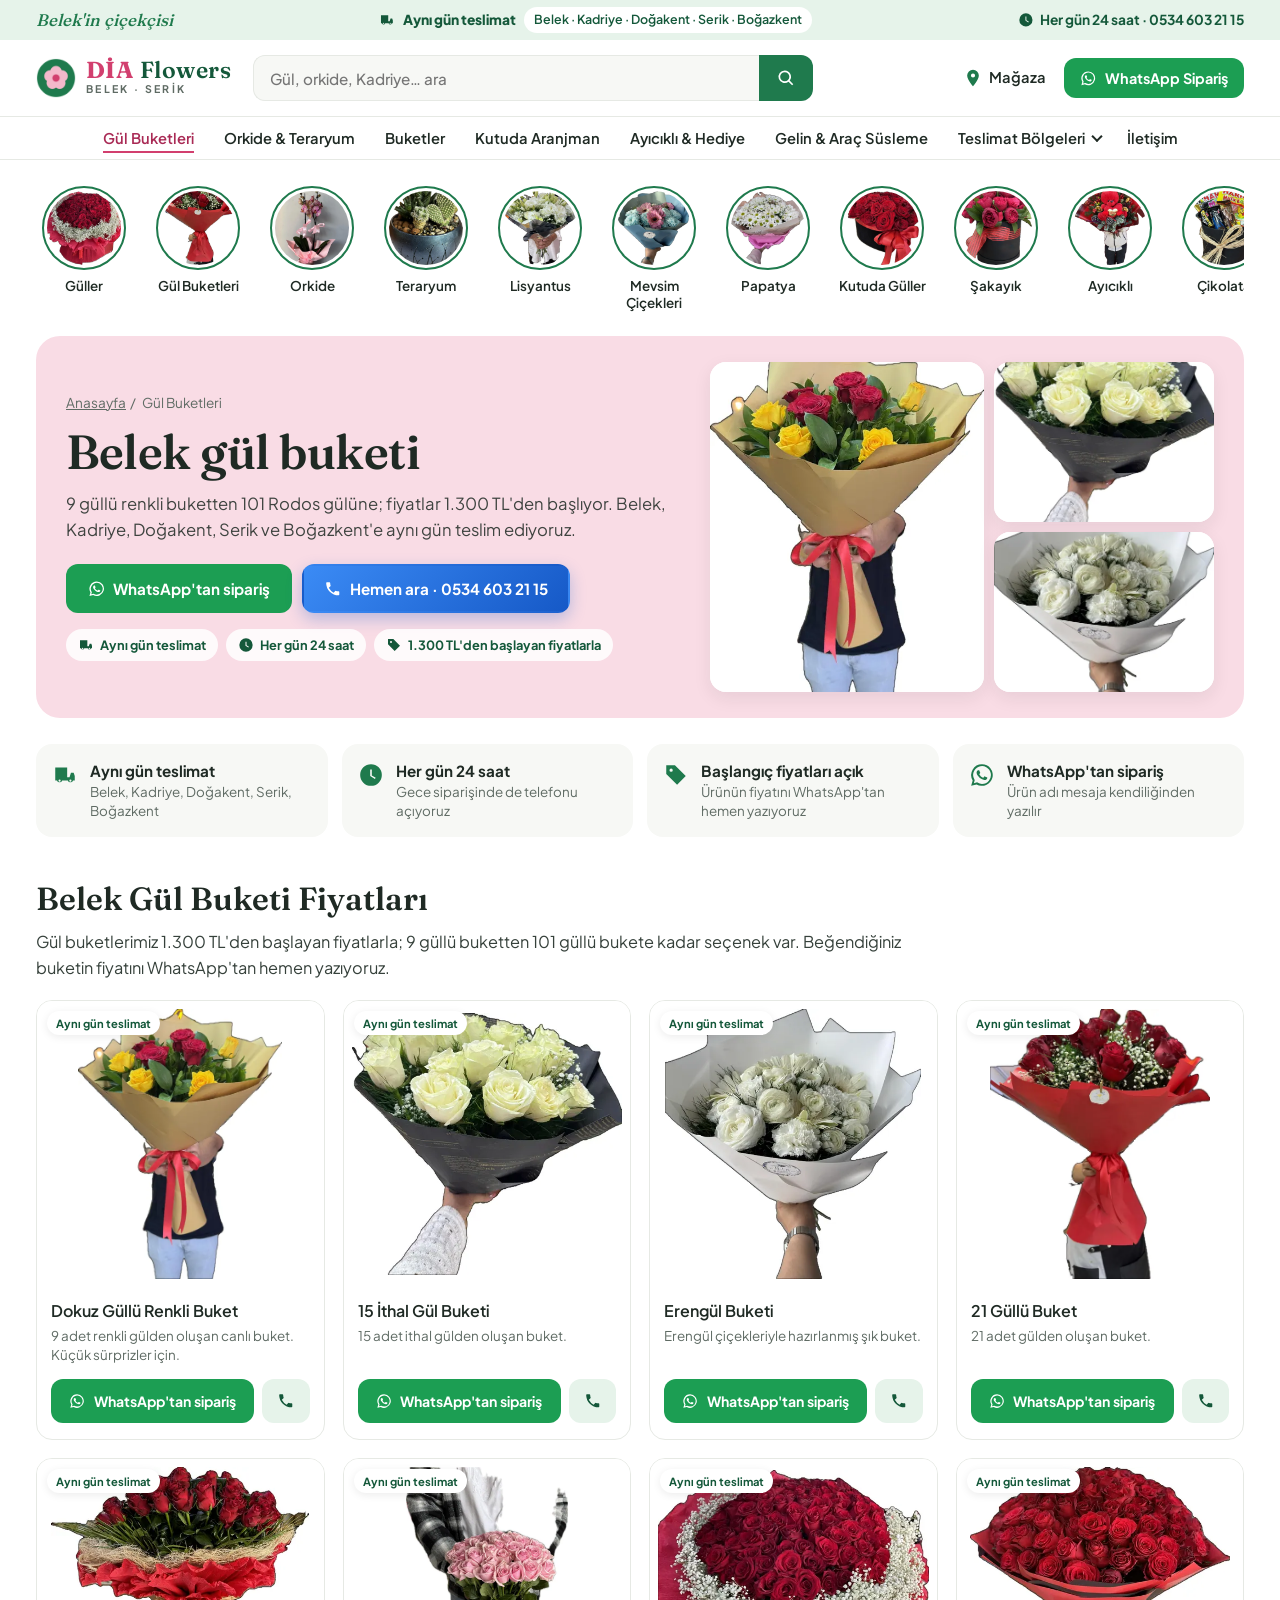
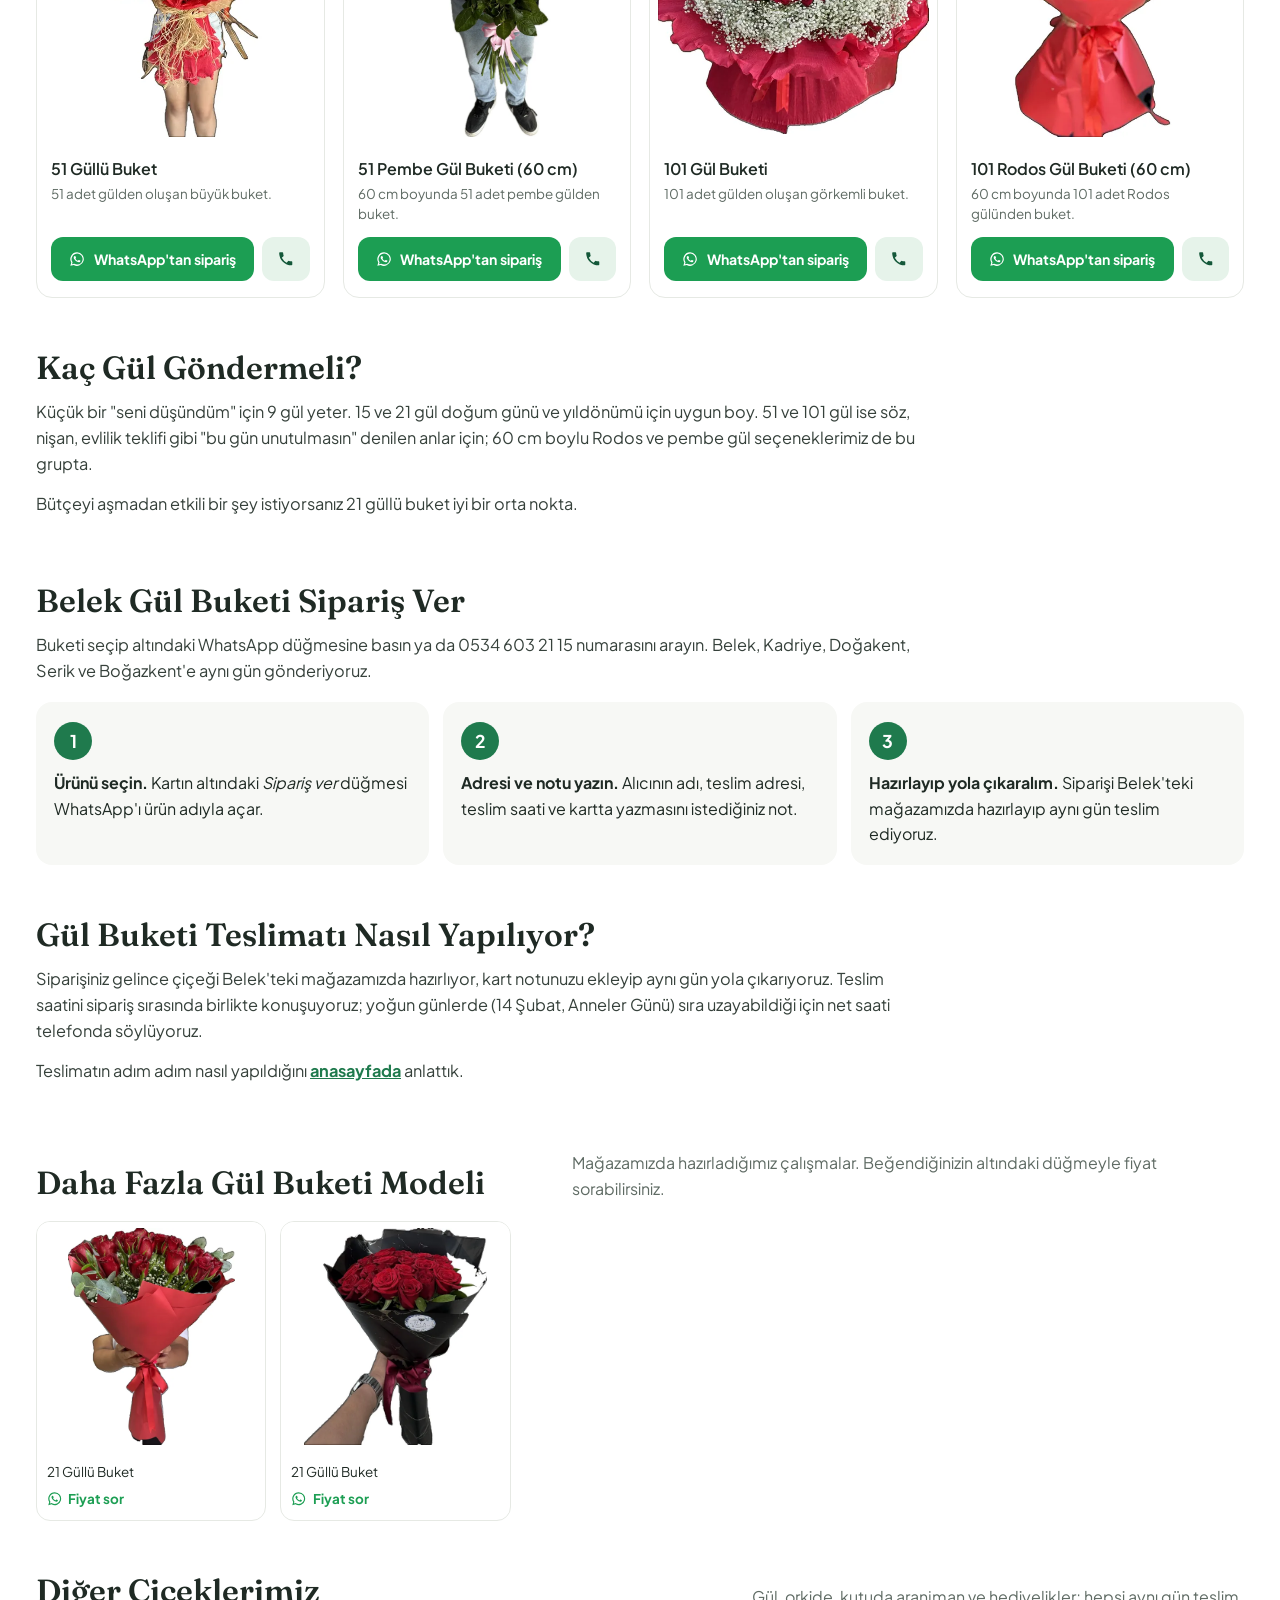
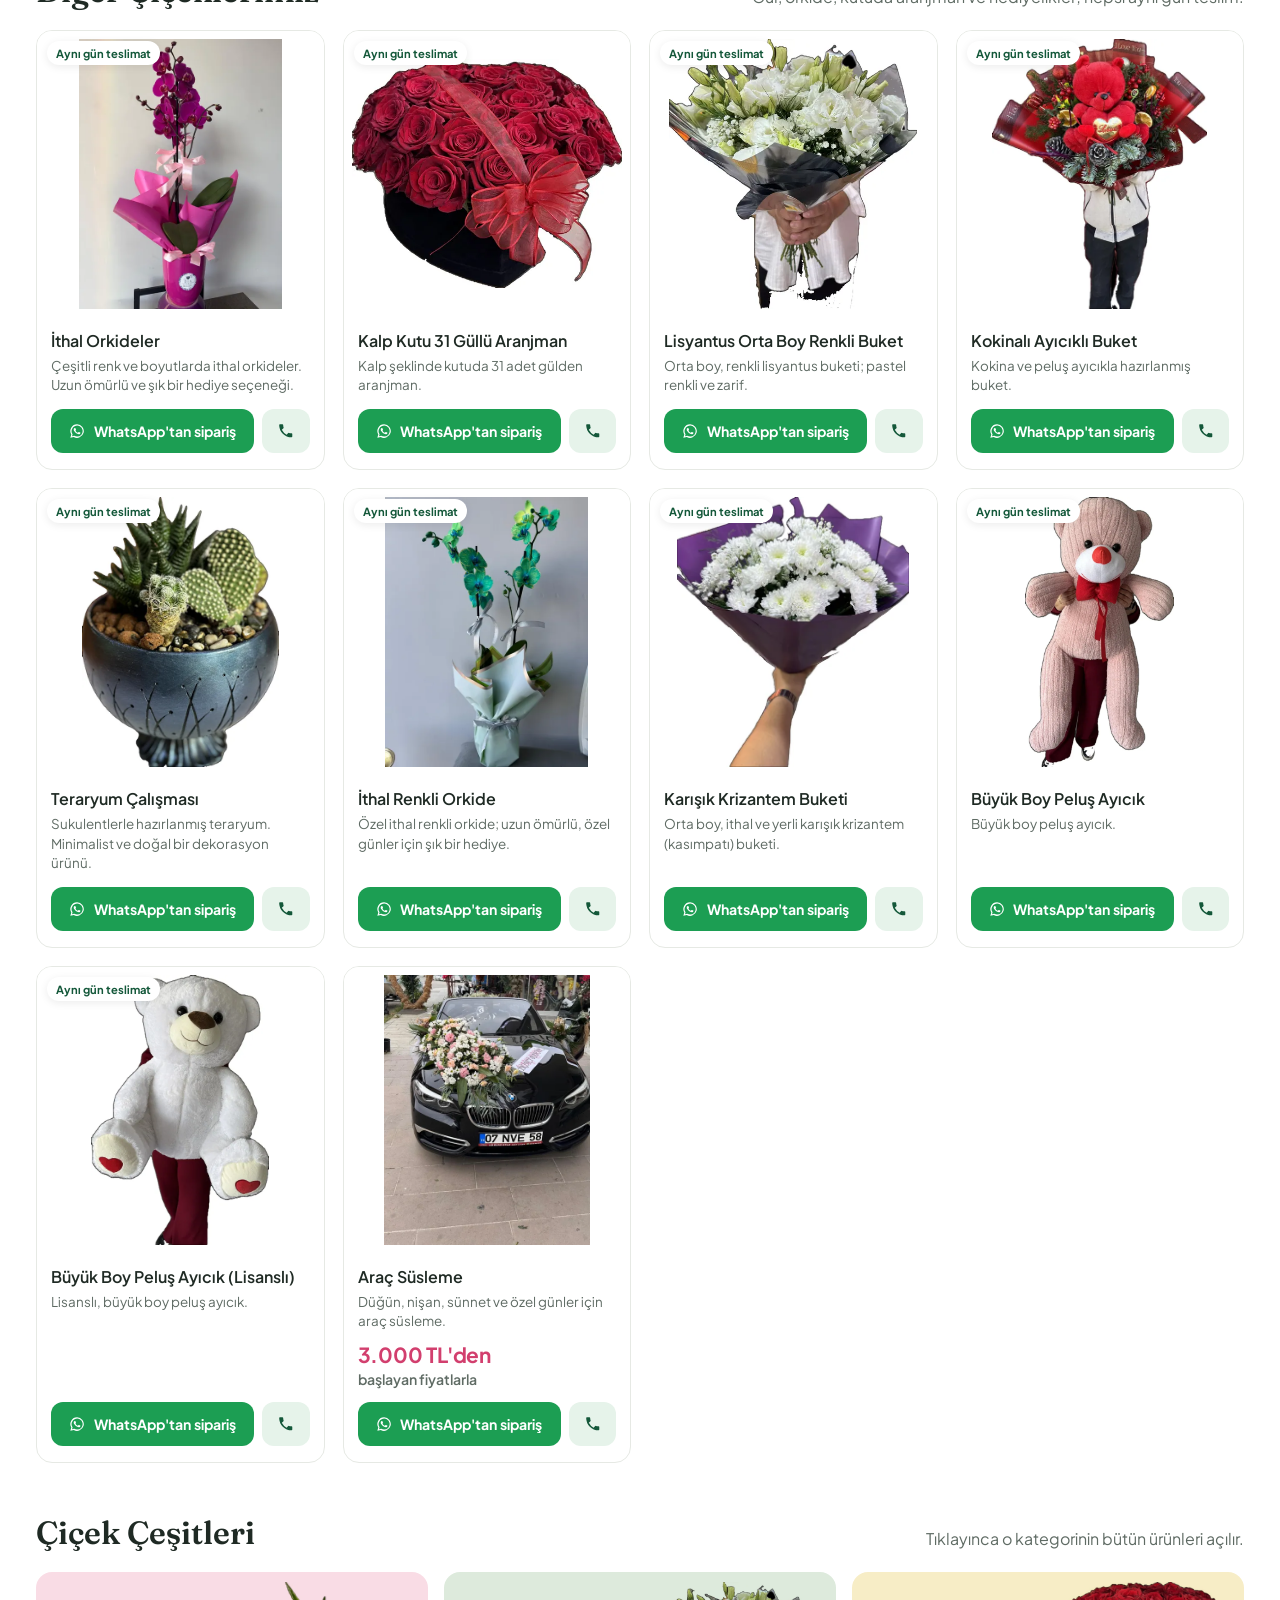
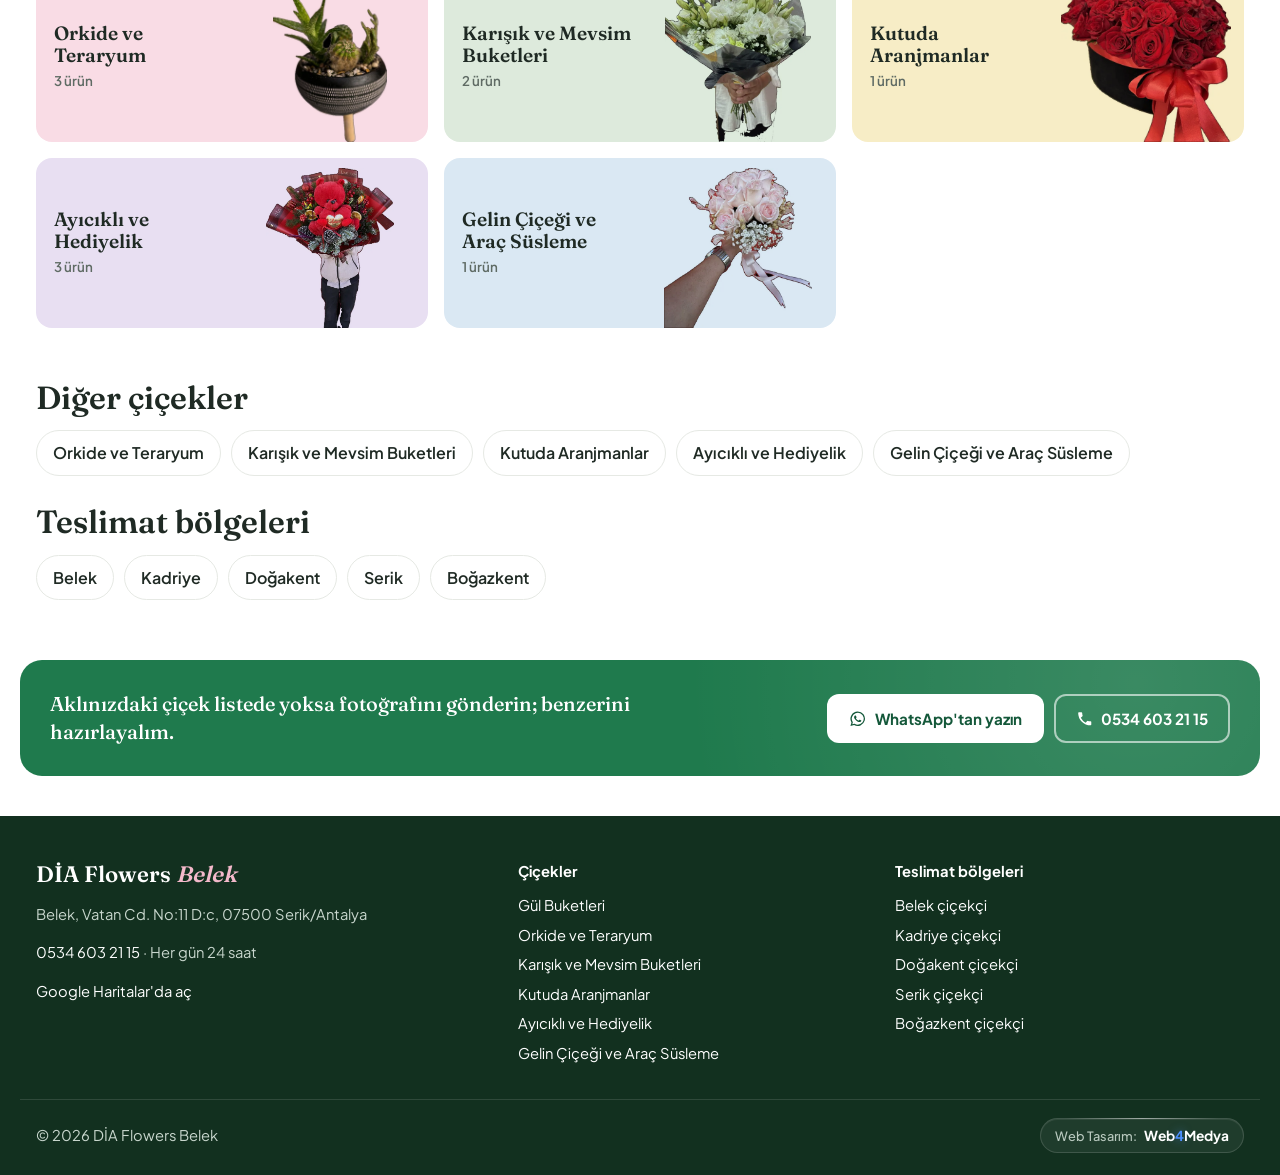
<file: gul-buketleri/index.html>
<!doctype html>
<html lang="tr">
<head>
<meta charset="utf-8">
<meta name="viewport" content="width=device-width, initial-scale=1">
<title>Belek Gül Buketi — 9&#x27;dan 101 Güle Fiyatlarıyla | DİA Flowers</title>
<meta name="description" content="9 güllü renkli buketten 101 Rodos gülüne; fiyatlar 1.300 TL&#x27;den başlıyor. Belek&#x27;teki DİA Flowers&#x27;tan aynı gün teslimat; WhatsApp&#x27;tan sipariş.">
<link rel="canonical" href="https://diabelekflowers.com/gul-buketleri/">
<meta name="theme-color" content="#1F7A4D">
<meta property="og:type" content="website"><meta property="og:locale" content="tr_TR">
<meta property="og:title" content="Belek Gül Buketi — 9&#x27;dan 101 Güle Fiyatlarıyla | DİA Flowers"><meta property="og:description" content="9 güllü renkli buketten 101 Rodos gülüne; fiyatlar 1.300 TL&#x27;den başlıyor. Belek&#x27;teki DİA Flowers&#x27;tan aynı gün teslimat; WhatsApp&#x27;tan sipariş.">
<meta property="og:url" content="https://diabelekflowers.com/gul-buketleri/"><meta property="og:image" content="https://diabelekflowers.com/images/og.jpg">
<link rel="icon" href="../favicon.ico" sizes="any"><link rel="icon" type="image/png" sizes="192x192" href="../images/favicon-192.png">
<link rel="apple-touch-icon" href="../images/favicon-192.png">
<link rel="preload" href="../assets/fonts/fraunces-latin.woff2" as="font" type="font/woff2" crossorigin>
<link rel="stylesheet" href="../assets/css/site.css?v=712b834b">
<script type="application/ld+json">{"@context": "https://schema.org", "@type": "Florist", "@id": "https://diabelekflowers.com/#isletme", "name": "DİA Flowers Belek", "alternateName": ["Belek Flowers Dia", "Serik DİA Flowers"], "url": "https://diabelekflowers.com/", "telephone": "+90 534 603 21 15", "email": "info@serikdiaflowers.com", "address": {"@type": "PostalAddress", "streetAddress": "Belek, Vatan Cd. No:11 D:c", "postalCode": "07500", "addressLocality": "Serik", "addressRegion": "Antalya", "addressCountry": "TR"}, "geo": {"@type": "GeoCoordinates", "latitude": 36.860642, "longitude": 31.060966}, "hasMap": "https://maps.google.com/?cid=12766109161344211274", "priceRange": "1.300 TL – 8.600 TL", "openingHoursSpecification": {"@type": "OpeningHoursSpecification", "dayOfWeek": ["Monday", "Tuesday", "Wednesday", "Thursday", "Friday", "Saturday", "Sunday"], "opens": "00:00", "closes": "23:59"}, "image": "https://diabelekflowers.com/images/magaza-900.webp"}</script><script type="application/ld+json">{"@context": "https://schema.org", "@type": "BreadcrumbList", "itemListElement": [{"@type": "ListItem", "position": 1, "name": "Anasayfa", "item": "https://diabelekflowers.com/"}, {"@type": "ListItem", "position": 2, "name": "Gül Buketleri", "item": "https://diabelekflowers.com/gul-buketleri/"}]}</script><script type="application/ld+json">{"@context": "https://schema.org", "@type": "ItemList", "name": "Gül Buketleri", "itemListElement": [{"@type": "ListItem", "position": 1, "item": {"@type": "Thing", "name": "Dokuz Güllü Renkli Buket", "description": "9 adet renkli gülden oluşan canlı buket. Küçük sürprizler için.", "image": "https://diabelekflowers.com/images/dokuz-900.webp"}}, {"@type": "ListItem", "position": 2, "item": {"@type": "Thing", "name": "15 İthal Gül Buketi", "description": "15 adet ithal gülden oluşan buket.", "image": "https://diabelekflowers.com/images/15ithal-900.webp"}}, {"@type": "ListItem", "position": 3, "item": {"@type": "Thing", "name": "Erengül Buketi", "description": "Erengül çiçekleriyle hazırlanmış şık buket.", "image": "https://diabelekflowers.com/images/erengul-900.webp"}}, {"@type": "ListItem", "position": 4, "item": {"@type": "Thing", "name": "21 Güllü Buket", "description": "21 adet gülden oluşan buket.", "image": "https://diabelekflowers.com/images/21gullu1-900.webp"}}, {"@type": "ListItem", "position": 5, "item": {"@type": "Thing", "name": "51 Güllü Buket", "description": "51 adet gülden oluşan büyük buket.", "image": "https://diabelekflowers.com/images/51gul-900.webp"}}, {"@type": "ListItem", "position": 6, "item": {"@type": "Thing", "name": "51 Pembe Gül Buketi (60 cm)", "description": "60 cm boyunda 51 adet pembe gülden buket.", "image": "https://diabelekflowers.com/images/51pembe-900.webp"}}, {"@type": "ListItem", "position": 7, "item": {"@type": "Thing", "name": "101 Gül Buketi", "description": "101 adet gülden oluşan görkemli buket.", "image": "https://diabelekflowers.com/images/101gul-900.webp"}}, {"@type": "ListItem", "position": 8, "item": {"@type": "Thing", "name": "101 Rodos Gül Buketi (60 cm)", "description": "60 cm boyunda 101 adet Rodos gülünden buket.", "image": "https://diabelekflowers.com/images/rodos1-900.webp"}}]}</script>
</head>
<body>
<a class="atla" href="#icerik">İçeriğe geç</a>
<div class="duyuru"><div class="kap duyuru-ic">
 <span class="duyuru-slogan">Belek'in çiçekçisi</span>
 <span class="duyuru-orta"><svg viewBox="0 0 24 24" aria-hidden="true"><path d="M3 5h11v9h2.2l1.3-4H20l1 3v4h-1.6a2.5 2.5 0 0 1-4.8 0H9.4a2.5 2.5 0 0 1-4.8 0H3zm4 13.2a1 1 0 1 0 0-2 1 1 0 0 0 0 2zm10 0a1 1 0 1 0 0-2 1 1 0 0 0 0 2z"/></svg><b>Aynı gün teslimat</b><span class="duyuru-ay">Belek · Kadriye · Doğakent · Serik · Boğazkent</span></span>
 <a class="duyuru-tel" href="tel:+905346032115"><svg viewBox="0 0 24 24" aria-hidden="true"><path d="M12 2a10 10 0 1 0 10 10A10 10 0 0 0 12 2zm.75 10.4 3.6 2.15-.75 1.25L11.25 13V7h1.5z"/></svg>Her gün 24 saat · 0534 603 21 15</a>
</div></div>
<header class="ust">
 <div class="kap ust-ic">
  <a class="logo" href="../" aria-label="DİA Flowers Belek anasayfa"><img src="../images/favicon-192.png" width="40" height="40" alt=""><span class="logo-y"><span class="logo-dia">DİA <i>Flowers</i></span><small>Belek · Serik</small></span></a>
  <form class="ara" role="search" action="../" data-kok="../" onsubmit="return false">
   <label class="atla" for="ara-g">Ürün, kategori ya da bölge ara</label>
   <input id="ara-g" type="search" placeholder="Gül, orkide, Kadriye… ara" autocomplete="off" enterkeyhint="search">
   <button type="submit" aria-label="Ara"><svg viewBox="0 0 24 24" aria-hidden="true"><path d="M10.5 3a7.5 7.5 0 0 1 5.9 12.1l4.3 4.3-1.4 1.4-4.3-4.3A7.5 7.5 0 1 1 10.5 3zm0 2a5.5 5.5 0 1 0 0 11 5.5 5.5 0 0 0 0-11z"/></svg></button>
   <div class="ara-sonuc" hidden></div>
  </form>
  <div class="ust-sag">
   <a class="ik-l" href="../iletisim/"><svg viewBox="0 0 24 24" aria-hidden="true"><path d="M12 2a7 7 0 0 0-7 7c0 5.25 7 13 7 13s7-7.75 7-13a7 7 0 0 0-7-7zm0 9.5A2.5 2.5 0 1 1 12 6.5a2.5 2.5 0 0 1 0 5z"/></svg><span>Mağaza</span></a>
   <a class="dg dg-wa" href="https://wa.me/905346032115?text=Merhaba%2C%20%C3%A7i%C3%A7ek%20sipari%C5%9Fi%20vermek%20istiyorum." rel="noopener" target="_blank"><svg viewBox="0 0 24 24" aria-hidden="true"><path d="M12 2a10 10 0 0 0-8.6 15.1L2 22l5-1.3A10 10 0 1 0 12 2zm0 18.2a8.2 8.2 0 0 1-4.2-1.2l-.3-.2-3 .8.8-2.9-.2-.3A8.2 8.2 0 1 1 12 20.2zm4.5-6.1c-.25-.12-1.47-.72-1.7-.8-.23-.09-.4-.13-.56.12-.17.25-.64.8-.79.97-.14.17-.29.19-.54.06a6.7 6.7 0 0 1-3.3-2.9c-.25-.43.25-.4.71-1.33a.45.45 0 0 0-.02-.42c-.06-.12-.56-1.35-.77-1.85-.2-.48-.4-.42-.56-.42h-.47a.9.9 0 0 0-.65.3 2.7 2.7 0 0 0-.85 2.02 4.7 4.7 0 0 0 1 2.5 10.8 10.8 0 0 0 4.1 3.65c1.53.66 2.13.71 2.9.6.47-.07 1.47-.6 1.67-1.18.21-.58.21-1.08.15-1.18-.06-.1-.23-.17-.48-.29z"/></svg><span class="dg-yz">WhatsApp Sipariş</span></a>
   <button class="menu-d" type="button" aria-controls="menu" aria-expanded="false" aria-label="Menüyü aç"><svg viewBox="0 0 24 24" aria-hidden="true"><path d="M3 6h18v2H3zm0 5h18v2H3zm0 5h18v2H3z"/></svg></button>
  </div>
 </div>
 <nav class="menu" id="menu" aria-label="Kategoriler">
  <div class="kap menu-ic"><a href="../gul-buketleri/" aria-current="page">Gül Buketleri</a><a href="../orkide-teraryum/">Orkide &amp; Teraryum</a><a href="../buketler/">Buketler</a><a href="../kutuda-aranjman/">Kutuda Aranjman</a><a href="../hediye-ayicikli/">Ayıcıklı &amp; Hediye</a><a href="../gelin-cicegi-arac-susleme/">Gelin &amp; Araç Süsleme</a>
   <div class="acilir"><button type="button" class="acilir-d" aria-expanded="false">Teslimat Bölgeleri</button><div class="acilir-ic"><a href="../">Belek</a><a href="../kadriye-cicekci/">Kadriye</a><a href="../dogakent-cicekci/">Doğakent</a><a href="../serik-cicekci/">Serik</a><a href="../bogazkent-cicekci/">Boğazkent</a></div></div>
   <a href="../iletisim/" class="menu-son">İletişim</a>
  </div>
 </nav>
</header>
<main id="icerik">
<section class="kap balonlar" aria-label="Çiçek kategorileri"><div class="balon-serit"><a class="balon" href="../gul-buketleri/"><span class="balon-g"><img class="" src="../images/101gul-900.webp" srcset="../images/101gul-480.webp 480w, ../images/101gul-900.webp 900w" sizes="96px" width="900" height="880" alt="Güller" loading="lazy" decoding="async"></span><span>Güller</span></a><a class="balon" href="../gul-buketleri/"><span class="balon-g"><img class="" src="../images/21gullu1-900.webp" srcset="../images/21gullu1-480.webp 480w, ../images/21gullu1-900.webp 900w" sizes="96px" width="900" height="1105" alt="Gül Buketleri" loading="lazy" decoding="async"></span><span>Gül Buketleri</span></a><a class="balon" href="../orkide-teraryum/"><span class="balon-g"><img class="" src="../images/orkide2-900.webp" srcset="../images/orkide2-480.webp 480w, ../images/orkide2-900.webp 900w" sizes="96px" width="900" height="1200" alt="Orkide" loading="lazy" decoding="async"></span><span>Orkide</span></a><a class="balon" href="../orkide-teraryum/"><span class="balon-g"><img class="" src="../images/tereryum1-900.webp" srcset="../images/tereryum1-480.webp 480w, ../images/tereryum1-900.webp 900w" sizes="96px" width="900" height="1233" alt="Teraryum" loading="lazy" decoding="async"></span><span>Teraryum</span></a><a class="balon" href="../buketler/"><span class="balon-g"><img class="" src="../images/lisyantus1-900.webp" srcset="../images/lisyantus1-480.webp 480w, ../images/lisyantus1-900.webp 900w" sizes="96px" width="900" height="982" alt="Lisyantus" loading="lazy" decoding="async"></span><span>Lisyantus</span></a><a class="balon" href="../buketler/"><span class="balon-g"><img class="" src="../images/mevsimcicekleri1-900.webp" srcset="../images/mevsimcicekleri1-480.webp 480w, ../images/mevsimcicekleri1-900.webp 900w" sizes="96px" width="900" height="958" alt="Mevsim Çiçekleri" loading="lazy" decoding="async"></span><span>Mevsim Çiçekleri</span></a><a class="balon" href="../buketler/"><span class="balon-g"><img class="" src="../images/papatya-900.webp" srcset="../images/papatya-480.webp 480w, ../images/papatya-900.webp 900w" sizes="96px" width="900" height="858" alt="Papatya" loading="lazy" decoding="async"></span><span>Papatya</span></a><a class="balon" href="../kutuda-aranjman/"><span class="balon-g"><img class="" src="../images/kutudakirmiziarajman-900.webp" srcset="../images/kutudakirmiziarajman-480.webp 480w, ../images/kutudakirmiziarajman-900.webp 900w" sizes="96px" width="900" height="848" alt="Kutuda Güller" loading="lazy" decoding="async"></span><span>Kutuda Güller</span></a><a class="balon" href="../kutuda-aranjman/"><span class="balon-g"><img class="" src="../images/sakayim1-900.webp" srcset="../images/sakayim1-480.webp 480w, ../images/sakayim1-900.webp 900w" sizes="96px" width="900" height="1023" alt="Şakayık" loading="lazy" decoding="async"></span><span>Şakayık</span></a><a class="balon" href="../hediye-ayicikli/"><span class="balon-g"><img class="" src="../images/kokoinali-900.webp" srcset="../images/kokoinali-480.webp 480w, ../images/kokoinali-900.webp 900w" sizes="96px" width="900" height="1131" alt="Ayıcıklı" loading="lazy" decoding="async"></span><span>Ayıcıklı</span></a><a class="balon" href="../hediye-ayicikli/"><span class="balon-g"><img class="" src="../images/cikolata1-900.webp" srcset="../images/cikolata1-480.webp 480w, ../images/cikolata1-900.webp 900w" sizes="96px" width="900" height="1152" alt="Çikolata" loading="lazy" decoding="async"></span><span>Çikolata</span></a><a class="balon" href="../gelin-cicegi-arac-susleme/"><span class="balon-g"><img class="" src="../images/gelin1-900.webp" srcset="../images/gelin1-480.webp 480w, ../images/gelin1-900.webp 900w" sizes="96px" width="900" height="968" alt="Gelin Çiçeği" loading="lazy" decoding="async"></span><span>Gelin Çiçeği</span></a><a class="balon" href="../gelin-cicegi-arac-susleme/"><span class="balon-g"><img class="" src="../images/araba1-900.webp" srcset="../images/araba1-480.webp 480w, ../images/araba1-900.webp 900w" sizes="96px" width="900" height="1181" alt="Araç Süsleme" loading="lazy" decoding="async"></span><span>Araç Süsleme</span></a></div></section>
<section class="kap"><div class="ic-hero ban-pembe">
 <div class="ic-y"><nav class="kirinti" aria-label="Sayfa yolu"><a href="../">Anasayfa</a> <span>/</span> <span aria-current="page">Gül Buketleri</span></nav><h1>Belek gül buketi</h1><p class="ic-p">9 güllü renkli buketten 101 Rodos gülüne; fiyatlar 1.300 TL&#x27;den başlıyor. Belek, Kadriye, Doğakent, Serik ve Boğazkent&#x27;e aynı gün teslim ediyoruz.</p>
  <div class="ic-d"><a class="btn btn-wa" href="https://wa.me/905346032115?text=Merhaba%2C%20G%C3%BCl%20Buketi%20sipari%C5%9Fi%20vermek%20istiyorum." rel="noopener" target="_blank"><svg viewBox="0 0 24 24" aria-hidden="true"><path d="M12 2a10 10 0 0 0-8.6 15.1L2 22l5-1.3A10 10 0 1 0 12 2zm0 18.2a8.2 8.2 0 0 1-4.2-1.2l-.3-.2-3 .8.8-2.9-.2-.3A8.2 8.2 0 1 1 12 20.2zm4.5-6.1c-.25-.12-1.47-.72-1.7-.8-.23-.09-.4-.13-.56.12-.17.25-.64.8-.79.97-.14.17-.29.19-.54.06a6.7 6.7 0 0 1-3.3-2.9c-.25-.43.25-.4.71-1.33a.45.45 0 0 0-.02-.42c-.06-.12-.56-1.35-.77-1.85-.2-.48-.4-.42-.56-.42h-.47a.9.9 0 0 0-.65.3 2.7 2.7 0 0 0-.85 2.02 4.7 4.7 0 0 0 1 2.5 10.8 10.8 0 0 0 4.1 3.65c1.53.66 2.13.71 2.9.6.47-.07 1.47-.6 1.67-1.18.21-.58.21-1.08.15-1.18-.06-.1-.23-.17-.48-.29z"/></svg>WhatsApp'tan sipariş</a><a class="btn btn-mavi" href="tel:+905346032115"><svg viewBox="0 0 24 24" aria-hidden="true"><path d="M6.6 10.8a15.1 15.1 0 0 0 6.6 6.6l2.2-2.2a1 1 0 0 1 1-.25 11.4 11.4 0 0 0 3.6.57 1 1 0 0 1 1 1V20a1 1 0 0 1-1 1A17 17 0 0 1 3 4a1 1 0 0 1 1-1h3.5a1 1 0 0 1 1 1c0 1.25.2 2.45.57 3.57a1 1 0 0 1-.25 1z"/></svg>Hemen ara · 0534 603 21 15</a></div>
  <ul class="ic-cip"><li><svg viewBox="0 0 24 24" aria-hidden="true"><path d="M3 5h11v9h2.2l1.3-4H20l1 3v4h-1.6a2.5 2.5 0 0 1-4.8 0H9.4a2.5 2.5 0 0 1-4.8 0H3zm4 13.2a1 1 0 1 0 0-2 1 1 0 0 0 0 2zm10 0a1 1 0 1 0 0-2 1 1 0 0 0 0 2z"/></svg>Aynı gün teslimat</li><li><svg viewBox="0 0 24 24" aria-hidden="true"><path d="M12 2a10 10 0 1 0 10 10A10 10 0 0 0 12 2zm.75 10.4 3.6 2.15-.75 1.25L11.25 13V7h1.5z"/></svg>Her gün 24 saat</li><li><svg viewBox="0 0 24 24" aria-hidden="true"><path d="M3 3h8l10 10-8 8L3 11zm4.5 6A1.5 1.5 0 1 0 6 7.5 1.5 1.5 0 0 0 7.5 9z"/></svg>1.300 TL'den başlayan fiyatlarla</li></ul>
 </div>
 <div class="ic-kolaj"><figure><img class="" src="../images/dokuz-900.webp" srcset="../images/dokuz-480.webp 480w, ../images/dokuz-900.webp 900w" sizes="(max-width:900px) 50vw, 300px" width="900" height="1191" alt="Dokuz Güllü Renkli Buket" fetchpriority="high"></figure><figure><img class="" src="../images/15ithal-900.webp" srcset="../images/15ithal-480.webp 480w, ../images/15ithal-900.webp 900w" sizes="(max-width:900px) 50vw, 300px" width="900" height="872" alt="15 İthal Gül Buketi" loading="lazy" decoding="async"></figure><figure><img class="" src="../images/erengul-900.webp" srcset="../images/erengul-480.webp 480w, ../images/erengul-900.webp 900w" sizes="(max-width:900px) 50vw, 300px" width="900" height="950" alt="Erengül Buketi" loading="lazy" decoding="async"></figure></div>
</div></section>
<ul class="guven kap">
 <li><svg viewBox="0 0 24 24" aria-hidden="true"><path d="M3 5h11v9h2.2l1.3-4H20l1 3v4h-1.6a2.5 2.5 0 0 1-4.8 0H9.4a2.5 2.5 0 0 1-4.8 0H3zm4 13.2a1 1 0 1 0 0-2 1 1 0 0 0 0 2zm10 0a1 1 0 1 0 0-2 1 1 0 0 0 0 2z"/></svg><span><b>Aynı gün teslimat</b>Belek, Kadriye, Doğakent, Serik, Boğazkent</span></li>
 <li><svg viewBox="0 0 24 24" aria-hidden="true"><path d="M12 2a10 10 0 1 0 10 10A10 10 0 0 0 12 2zm.75 10.4 3.6 2.15-.75 1.25L11.25 13V7h1.5z"/></svg><span><b>Her gün 24 saat</b>Gece siparişinde de telefonu açıyoruz</span></li>
 <li><svg viewBox="0 0 24 24" aria-hidden="true"><path d="M3 3h8l10 10-8 8L3 11zm4.5 6A1.5 1.5 0 1 0 6 7.5 1.5 1.5 0 0 0 7.5 9z"/></svg><span><b>Başlangıç fiyatları açık</b>Ürünün fiyatını WhatsApp'tan hemen yazıyoruz</span></li>
 <li><svg viewBox="0 0 24 24" aria-hidden="true"><path d="M12 2a10 10 0 0 0-8.6 15.1L2 22l5-1.3A10 10 0 1 0 12 2zm0 18.2a8.2 8.2 0 0 1-4.2-1.2l-.3-.2-3 .8.8-2.9-.2-.3A8.2 8.2 0 1 1 12 20.2zm4.5-6.1c-.25-.12-1.47-.72-1.7-.8-.23-.09-.4-.13-.56.12-.17.25-.64.8-.79.97-.14.17-.29.19-.54.06a6.7 6.7 0 0 1-3.3-2.9c-.25-.43.25-.4.71-1.33a.45.45 0 0 0-.02-.42c-.06-.12-.56-1.35-.77-1.85-.2-.48-.4-.42-.56-.42h-.47a.9.9 0 0 0-.65.3 2.7 2.7 0 0 0-.85 2.02 4.7 4.7 0 0 0 1 2.5 10.8 10.8 0 0 0 4.1 3.65c1.53.66 2.13.71 2.9.6.47-.07 1.47-.6 1.67-1.18.21-.58.21-1.08.15-1.18-.06-.1-.23-.17-.48-.29z"/></svg><span><b>WhatsApp'tan sipariş</b>Ürün adı mesaja kendiliğinden yazılır</span></li>
</ul>
<section class="bolum kap yazi genis"><h2>Belek Gül Buketi Fiyatları</h2><div class="yz"><p>Gül buketlerimiz 1.300 TL'den başlayan fiyatlarla; 9 güllü buketten 101 güllü bukete kadar seçenek var. Beğendiğiniz buketin fiyatını WhatsApp'tan hemen yazıyoruz.</p></div><div class="izgara"><article class="kart" id="dokuz-gullu-renkli-buket">
 <div class="kart-g"><img class="" src="../images/dokuz-900.webp" srcset="../images/dokuz-480.webp 480w, ../images/dokuz-900.webp 900w" sizes="(max-width:640px) 50vw, 300px" width="900" height="1191" alt="Dokuz Güllü Renkli Buket — DİA Flowers Belek" loading="lazy" decoding="async"><span class="rozet">Aynı gün teslimat</span></div>
 <div class="kart-ic">
  <h3>Dokuz Güllü Renkli Buket</h3>
  <p class="kart-a">9 adet renkli gülden oluşan canlı buket. Küçük sürprizler için.</p>
  <div class="kart-d"><a class="btn btn-wa" href="https://wa.me/905346032115?text=Merhaba%2C%20Dokuz%20G%C3%BCll%C3%BC%20Renkli%20Buket%20sipari%C5%9F%20vermek%20istiyorum.%20Fiyat%C4%B1n%C4%B1%20%C3%B6%C4%9Frenebilir%20miyim%3F" rel="noopener" target="_blank"><svg viewBox="0 0 24 24" aria-hidden="true"><path d="M12 2a10 10 0 0 0-8.6 15.1L2 22l5-1.3A10 10 0 1 0 12 2zm0 18.2a8.2 8.2 0 0 1-4.2-1.2l-.3-.2-3 .8.8-2.9-.2-.3A8.2 8.2 0 1 1 12 20.2zm4.5-6.1c-.25-.12-1.47-.72-1.7-.8-.23-.09-.4-.13-.56.12-.17.25-.64.8-.79.97-.14.17-.29.19-.54.06a6.7 6.7 0 0 1-3.3-2.9c-.25-.43.25-.4.71-1.33a.45.45 0 0 0-.02-.42c-.06-.12-.56-1.35-.77-1.85-.2-.48-.4-.42-.56-.42h-.47a.9.9 0 0 0-.65.3 2.7 2.7 0 0 0-.85 2.02 4.7 4.7 0 0 0 1 2.5 10.8 10.8 0 0 0 4.1 3.65c1.53.66 2.13.71 2.9.6.47-.07 1.47-.6 1.67-1.18.21-.58.21-1.08.15-1.18-.06-.1-.23-.17-.48-.29z"/></svg><span class="uzun">WhatsApp'tan sipariş</span><span class="kisa">Sipariş ver</span></a><a class="btn btn-ara" href="tel:+905346032115" aria-label="Dokuz Güllü Renkli Buket için ara"><svg viewBox="0 0 24 24" aria-hidden="true"><path d="M6.6 10.8a15.1 15.1 0 0 0 6.6 6.6l2.2-2.2a1 1 0 0 1 1-.25 11.4 11.4 0 0 0 3.6.57 1 1 0 0 1 1 1V20a1 1 0 0 1-1 1A17 17 0 0 1 3 4a1 1 0 0 1 1-1h3.5a1 1 0 0 1 1 1c0 1.25.2 2.45.57 3.57a1 1 0 0 1-.25 1z"/></svg></a></div>
 </div>
</article><article class="kart" id="15-ithal-gul-buketi">
 <div class="kart-g"><img class="" src="../images/15ithal-900.webp" srcset="../images/15ithal-480.webp 480w, ../images/15ithal-900.webp 900w" sizes="(max-width:640px) 50vw, 300px" width="900" height="872" alt="15 İthal Gül Buketi — DİA Flowers Belek" loading="lazy" decoding="async"><span class="rozet">Aynı gün teslimat</span></div>
 <div class="kart-ic">
  <h3>15 İthal Gül Buketi</h3>
  <p class="kart-a">15 adet ithal gülden oluşan buket.</p>
  <div class="kart-d"><a class="btn btn-wa" href="https://wa.me/905346032115?text=Merhaba%2C%2015%20%C4%B0thal%20G%C3%BCl%20Buketi%20sipari%C5%9F%20vermek%20istiyorum.%20Fiyat%C4%B1n%C4%B1%20%C3%B6%C4%9Frenebilir%20miyim%3F" rel="noopener" target="_blank"><svg viewBox="0 0 24 24" aria-hidden="true"><path d="M12 2a10 10 0 0 0-8.6 15.1L2 22l5-1.3A10 10 0 1 0 12 2zm0 18.2a8.2 8.2 0 0 1-4.2-1.2l-.3-.2-3 .8.8-2.9-.2-.3A8.2 8.2 0 1 1 12 20.2zm4.5-6.1c-.25-.12-1.47-.72-1.7-.8-.23-.09-.4-.13-.56.12-.17.25-.64.8-.79.97-.14.17-.29.19-.54.06a6.7 6.7 0 0 1-3.3-2.9c-.25-.43.25-.4.71-1.33a.45.45 0 0 0-.02-.42c-.06-.12-.56-1.35-.77-1.85-.2-.48-.4-.42-.56-.42h-.47a.9.9 0 0 0-.65.3 2.7 2.7 0 0 0-.85 2.02 4.7 4.7 0 0 0 1 2.5 10.8 10.8 0 0 0 4.1 3.65c1.53.66 2.13.71 2.9.6.47-.07 1.47-.6 1.67-1.18.21-.58.21-1.08.15-1.18-.06-.1-.23-.17-.48-.29z"/></svg><span class="uzun">WhatsApp'tan sipariş</span><span class="kisa">Sipariş ver</span></a><a class="btn btn-ara" href="tel:+905346032115" aria-label="15 İthal Gül Buketi için ara"><svg viewBox="0 0 24 24" aria-hidden="true"><path d="M6.6 10.8a15.1 15.1 0 0 0 6.6 6.6l2.2-2.2a1 1 0 0 1 1-.25 11.4 11.4 0 0 0 3.6.57 1 1 0 0 1 1 1V20a1 1 0 0 1-1 1A17 17 0 0 1 3 4a1 1 0 0 1 1-1h3.5a1 1 0 0 1 1 1c0 1.25.2 2.45.57 3.57a1 1 0 0 1-.25 1z"/></svg></a></div>
 </div>
</article><article class="kart" id="erengul-buketi">
 <div class="kart-g"><img class="" src="../images/erengul-900.webp" srcset="../images/erengul-480.webp 480w, ../images/erengul-900.webp 900w" sizes="(max-width:640px) 50vw, 300px" width="900" height="950" alt="Erengül Buketi — DİA Flowers Belek" loading="lazy" decoding="async"><span class="rozet">Aynı gün teslimat</span></div>
 <div class="kart-ic">
  <h3>Erengül Buketi</h3>
  <p class="kart-a">Erengül çiçekleriyle hazırlanmış şık buket.</p>
  <div class="kart-d"><a class="btn btn-wa" href="https://wa.me/905346032115?text=Merhaba%2C%20Ereng%C3%BCl%20Buketi%20sipari%C5%9F%20vermek%20istiyorum.%20Fiyat%C4%B1n%C4%B1%20%C3%B6%C4%9Frenebilir%20miyim%3F" rel="noopener" target="_blank"><svg viewBox="0 0 24 24" aria-hidden="true"><path d="M12 2a10 10 0 0 0-8.6 15.1L2 22l5-1.3A10 10 0 1 0 12 2zm0 18.2a8.2 8.2 0 0 1-4.2-1.2l-.3-.2-3 .8.8-2.9-.2-.3A8.2 8.2 0 1 1 12 20.2zm4.5-6.1c-.25-.12-1.47-.72-1.7-.8-.23-.09-.4-.13-.56.12-.17.25-.64.8-.79.97-.14.17-.29.19-.54.06a6.7 6.7 0 0 1-3.3-2.9c-.25-.43.25-.4.71-1.33a.45.45 0 0 0-.02-.42c-.06-.12-.56-1.35-.77-1.85-.2-.48-.4-.42-.56-.42h-.47a.9.9 0 0 0-.65.3 2.7 2.7 0 0 0-.85 2.02 4.7 4.7 0 0 0 1 2.5 10.8 10.8 0 0 0 4.1 3.65c1.53.66 2.13.71 2.9.6.47-.07 1.47-.6 1.67-1.18.21-.58.21-1.08.15-1.18-.06-.1-.23-.17-.48-.29z"/></svg><span class="uzun">WhatsApp'tan sipariş</span><span class="kisa">Sipariş ver</span></a><a class="btn btn-ara" href="tel:+905346032115" aria-label="Erengül Buketi için ara"><svg viewBox="0 0 24 24" aria-hidden="true"><path d="M6.6 10.8a15.1 15.1 0 0 0 6.6 6.6l2.2-2.2a1 1 0 0 1 1-.25 11.4 11.4 0 0 0 3.6.57 1 1 0 0 1 1 1V20a1 1 0 0 1-1 1A17 17 0 0 1 3 4a1 1 0 0 1 1-1h3.5a1 1 0 0 1 1 1c0 1.25.2 2.45.57 3.57a1 1 0 0 1-.25 1z"/></svg></a></div>
 </div>
</article><article class="kart" id="21-gullu-buket">
 <div class="kart-g"><img class="" src="../images/21gullu1-900.webp" srcset="../images/21gullu1-480.webp 480w, ../images/21gullu1-900.webp 900w" sizes="(max-width:640px) 50vw, 300px" width="900" height="1105" alt="21 Güllü Buket — DİA Flowers Belek" loading="lazy" decoding="async"><span class="rozet">Aynı gün teslimat</span></div>
 <div class="kart-ic">
  <h3>21 Güllü Buket</h3>
  <p class="kart-a">21 adet gülden oluşan buket.</p>
  <div class="kart-d"><a class="btn btn-wa" href="https://wa.me/905346032115?text=Merhaba%2C%2021%20G%C3%BCll%C3%BC%20Buket%20sipari%C5%9F%20vermek%20istiyorum.%20Fiyat%C4%B1n%C4%B1%20%C3%B6%C4%9Frenebilir%20miyim%3F" rel="noopener" target="_blank"><svg viewBox="0 0 24 24" aria-hidden="true"><path d="M12 2a10 10 0 0 0-8.6 15.1L2 22l5-1.3A10 10 0 1 0 12 2zm0 18.2a8.2 8.2 0 0 1-4.2-1.2l-.3-.2-3 .8.8-2.9-.2-.3A8.2 8.2 0 1 1 12 20.2zm4.5-6.1c-.25-.12-1.47-.72-1.7-.8-.23-.09-.4-.13-.56.12-.17.25-.64.8-.79.97-.14.17-.29.19-.54.06a6.7 6.7 0 0 1-3.3-2.9c-.25-.43.25-.4.71-1.33a.45.45 0 0 0-.02-.42c-.06-.12-.56-1.35-.77-1.85-.2-.48-.4-.42-.56-.42h-.47a.9.9 0 0 0-.65.3 2.7 2.7 0 0 0-.85 2.02 4.7 4.7 0 0 0 1 2.5 10.8 10.8 0 0 0 4.1 3.65c1.53.66 2.13.71 2.9.6.47-.07 1.47-.6 1.67-1.18.21-.58.21-1.08.15-1.18-.06-.1-.23-.17-.48-.29z"/></svg><span class="uzun">WhatsApp'tan sipariş</span><span class="kisa">Sipariş ver</span></a><a class="btn btn-ara" href="tel:+905346032115" aria-label="21 Güllü Buket için ara"><svg viewBox="0 0 24 24" aria-hidden="true"><path d="M6.6 10.8a15.1 15.1 0 0 0 6.6 6.6l2.2-2.2a1 1 0 0 1 1-.25 11.4 11.4 0 0 0 3.6.57 1 1 0 0 1 1 1V20a1 1 0 0 1-1 1A17 17 0 0 1 3 4a1 1 0 0 1 1-1h3.5a1 1 0 0 1 1 1c0 1.25.2 2.45.57 3.57a1 1 0 0 1-.25 1z"/></svg></a></div>
 </div>
</article><article class="kart" id="51-gullu-buket">
 <div class="kart-g"><img class="" src="../images/51gul-900.webp" srcset="../images/51gul-480.webp 480w, ../images/51gul-900.webp 900w" sizes="(max-width:640px) 50vw, 300px" width="900" height="944" alt="51 Güllü Buket — DİA Flowers Belek" loading="lazy" decoding="async"><span class="rozet">Aynı gün teslimat</span></div>
 <div class="kart-ic">
  <h3>51 Güllü Buket</h3>
  <p class="kart-a">51 adet gülden oluşan büyük buket.</p>
  <div class="kart-d"><a class="btn btn-wa" href="https://wa.me/905346032115?text=Merhaba%2C%2051%20G%C3%BCll%C3%BC%20Buket%20sipari%C5%9F%20vermek%20istiyorum.%20Fiyat%C4%B1n%C4%B1%20%C3%B6%C4%9Frenebilir%20miyim%3F" rel="noopener" target="_blank"><svg viewBox="0 0 24 24" aria-hidden="true"><path d="M12 2a10 10 0 0 0-8.6 15.1L2 22l5-1.3A10 10 0 1 0 12 2zm0 18.2a8.2 8.2 0 0 1-4.2-1.2l-.3-.2-3 .8.8-2.9-.2-.3A8.2 8.2 0 1 1 12 20.2zm4.5-6.1c-.25-.12-1.47-.72-1.7-.8-.23-.09-.4-.13-.56.12-.17.25-.64.8-.79.97-.14.17-.29.19-.54.06a6.7 6.7 0 0 1-3.3-2.9c-.25-.43.25-.4.71-1.33a.45.45 0 0 0-.02-.42c-.06-.12-.56-1.35-.77-1.85-.2-.48-.4-.42-.56-.42h-.47a.9.9 0 0 0-.65.3 2.7 2.7 0 0 0-.85 2.02 4.7 4.7 0 0 0 1 2.5 10.8 10.8 0 0 0 4.1 3.65c1.53.66 2.13.71 2.9.6.47-.07 1.47-.6 1.67-1.18.21-.58.21-1.08.15-1.18-.06-.1-.23-.17-.48-.29z"/></svg><span class="uzun">WhatsApp'tan sipariş</span><span class="kisa">Sipariş ver</span></a><a class="btn btn-ara" href="tel:+905346032115" aria-label="51 Güllü Buket için ara"><svg viewBox="0 0 24 24" aria-hidden="true"><path d="M6.6 10.8a15.1 15.1 0 0 0 6.6 6.6l2.2-2.2a1 1 0 0 1 1-.25 11.4 11.4 0 0 0 3.6.57 1 1 0 0 1 1 1V20a1 1 0 0 1-1 1A17 17 0 0 1 3 4a1 1 0 0 1 1-1h3.5a1 1 0 0 1 1 1c0 1.25.2 2.45.57 3.57a1 1 0 0 1-.25 1z"/></svg></a></div>
 </div>
</article><article class="kart" id="51-pembe-gul-buketi-60-cm">
 <div class="kart-g"><img class="" src="../images/51pembe-900.webp" srcset="../images/51pembe-480.webp 480w, ../images/51pembe-900.webp 900w" sizes="(max-width:640px) 50vw, 300px" width="900" height="1502" alt="51 Pembe Gül Buketi (60 cm) — DİA Flowers Belek" loading="lazy" decoding="async"><span class="rozet">Aynı gün teslimat</span></div>
 <div class="kart-ic">
  <h3>51 Pembe Gül Buketi (60 cm)</h3>
  <p class="kart-a">60 cm boyunda 51 adet pembe gülden buket.</p>
  <div class="kart-d"><a class="btn btn-wa" href="https://wa.me/905346032115?text=Merhaba%2C%2051%20Pembe%20G%C3%BCl%20Buketi%20%2860%20cm%29%20sipari%C5%9F%20vermek%20istiyorum.%20Fiyat%C4%B1n%C4%B1%20%C3%B6%C4%9Frenebilir%20miyim%3F" rel="noopener" target="_blank"><svg viewBox="0 0 24 24" aria-hidden="true"><path d="M12 2a10 10 0 0 0-8.6 15.1L2 22l5-1.3A10 10 0 1 0 12 2zm0 18.2a8.2 8.2 0 0 1-4.2-1.2l-.3-.2-3 .8.8-2.9-.2-.3A8.2 8.2 0 1 1 12 20.2zm4.5-6.1c-.25-.12-1.47-.72-1.7-.8-.23-.09-.4-.13-.56.12-.17.25-.64.8-.79.97-.14.17-.29.19-.54.06a6.7 6.7 0 0 1-3.3-2.9c-.25-.43.25-.4.71-1.33a.45.45 0 0 0-.02-.42c-.06-.12-.56-1.35-.77-1.85-.2-.48-.4-.42-.56-.42h-.47a.9.9 0 0 0-.65.3 2.7 2.7 0 0 0-.85 2.02 4.7 4.7 0 0 0 1 2.5 10.8 10.8 0 0 0 4.1 3.65c1.53.66 2.13.71 2.9.6.47-.07 1.47-.6 1.67-1.18.21-.58.21-1.08.15-1.18-.06-.1-.23-.17-.48-.29z"/></svg><span class="uzun">WhatsApp'tan sipariş</span><span class="kisa">Sipariş ver</span></a><a class="btn btn-ara" href="tel:+905346032115" aria-label="51 Pembe Gül Buketi (60 cm) için ara"><svg viewBox="0 0 24 24" aria-hidden="true"><path d="M6.6 10.8a15.1 15.1 0 0 0 6.6 6.6l2.2-2.2a1 1 0 0 1 1-.25 11.4 11.4 0 0 0 3.6.57 1 1 0 0 1 1 1V20a1 1 0 0 1-1 1A17 17 0 0 1 3 4a1 1 0 0 1 1-1h3.5a1 1 0 0 1 1 1c0 1.25.2 2.45.57 3.57a1 1 0 0 1-.25 1z"/></svg></a></div>
 </div>
</article><article class="kart" id="101-gul-buketi">
 <div class="kart-g"><img class="" src="../images/101gul-900.webp" srcset="../images/101gul-480.webp 480w, ../images/101gul-900.webp 900w" sizes="(max-width:640px) 50vw, 300px" width="900" height="880" alt="101 Gül Buketi — DİA Flowers Belek" loading="lazy" decoding="async"><span class="rozet">Aynı gün teslimat</span></div>
 <div class="kart-ic">
  <h3>101 Gül Buketi</h3>
  <p class="kart-a">101 adet gülden oluşan görkemli buket.</p>
  <div class="kart-d"><a class="btn btn-wa" href="https://wa.me/905346032115?text=Merhaba%2C%20101%20G%C3%BCl%20Buketi%20sipari%C5%9F%20vermek%20istiyorum.%20Fiyat%C4%B1n%C4%B1%20%C3%B6%C4%9Frenebilir%20miyim%3F" rel="noopener" target="_blank"><svg viewBox="0 0 24 24" aria-hidden="true"><path d="M12 2a10 10 0 0 0-8.6 15.1L2 22l5-1.3A10 10 0 1 0 12 2zm0 18.2a8.2 8.2 0 0 1-4.2-1.2l-.3-.2-3 .8.8-2.9-.2-.3A8.2 8.2 0 1 1 12 20.2zm4.5-6.1c-.25-.12-1.47-.72-1.7-.8-.23-.09-.4-.13-.56.12-.17.25-.64.8-.79.97-.14.17-.29.19-.54.06a6.7 6.7 0 0 1-3.3-2.9c-.25-.43.25-.4.71-1.33a.45.45 0 0 0-.02-.42c-.06-.12-.56-1.35-.77-1.85-.2-.48-.4-.42-.56-.42h-.47a.9.9 0 0 0-.65.3 2.7 2.7 0 0 0-.85 2.02 4.7 4.7 0 0 0 1 2.5 10.8 10.8 0 0 0 4.1 3.65c1.53.66 2.13.71 2.9.6.47-.07 1.47-.6 1.67-1.18.21-.58.21-1.08.15-1.18-.06-.1-.23-.17-.48-.29z"/></svg><span class="uzun">WhatsApp'tan sipariş</span><span class="kisa">Sipariş ver</span></a><a class="btn btn-ara" href="tel:+905346032115" aria-label="101 Gül Buketi için ara"><svg viewBox="0 0 24 24" aria-hidden="true"><path d="M6.6 10.8a15.1 15.1 0 0 0 6.6 6.6l2.2-2.2a1 1 0 0 1 1-.25 11.4 11.4 0 0 0 3.6.57 1 1 0 0 1 1 1V20a1 1 0 0 1-1 1A17 17 0 0 1 3 4a1 1 0 0 1 1-1h3.5a1 1 0 0 1 1 1c0 1.25.2 2.45.57 3.57a1 1 0 0 1-.25 1z"/></svg></a></div>
 </div>
</article><article class="kart" id="101-rodos-gul-buketi-60-cm">
 <div class="kart-g"><img class="" src="../images/rodos1-900.webp" srcset="../images/rodos1-480.webp 480w, ../images/rodos1-900.webp 900w" sizes="(max-width:640px) 50vw, 300px" width="900" height="936" alt="101 Rodos Gül Buketi (60 cm) — DİA Flowers Belek" loading="lazy" decoding="async"><span class="rozet">Aynı gün teslimat</span></div>
 <div class="kart-ic">
  <h3>101 Rodos Gül Buketi (60 cm)</h3>
  <p class="kart-a">60 cm boyunda 101 adet Rodos gülünden buket.</p>
  <div class="kart-d"><a class="btn btn-wa" href="https://wa.me/905346032115?text=Merhaba%2C%20101%20Rodos%20G%C3%BCl%20Buketi%20%2860%20cm%29%20sipari%C5%9F%20vermek%20istiyorum.%20Fiyat%C4%B1n%C4%B1%20%C3%B6%C4%9Frenebilir%20miyim%3F" rel="noopener" target="_blank"><svg viewBox="0 0 24 24" aria-hidden="true"><path d="M12 2a10 10 0 0 0-8.6 15.1L2 22l5-1.3A10 10 0 1 0 12 2zm0 18.2a8.2 8.2 0 0 1-4.2-1.2l-.3-.2-3 .8.8-2.9-.2-.3A8.2 8.2 0 1 1 12 20.2zm4.5-6.1c-.25-.12-1.47-.72-1.7-.8-.23-.09-.4-.13-.56.12-.17.25-.64.8-.79.97-.14.17-.29.19-.54.06a6.7 6.7 0 0 1-3.3-2.9c-.25-.43.25-.4.71-1.33a.45.45 0 0 0-.02-.42c-.06-.12-.56-1.35-.77-1.85-.2-.48-.4-.42-.56-.42h-.47a.9.9 0 0 0-.65.3 2.7 2.7 0 0 0-.85 2.02 4.7 4.7 0 0 0 1 2.5 10.8 10.8 0 0 0 4.1 3.65c1.53.66 2.13.71 2.9.6.47-.07 1.47-.6 1.67-1.18.21-.58.21-1.08.15-1.18-.06-.1-.23-.17-.48-.29z"/></svg><span class="uzun">WhatsApp'tan sipariş</span><span class="kisa">Sipariş ver</span></a><a class="btn btn-ara" href="tel:+905346032115" aria-label="101 Rodos Gül Buketi (60 cm) için ara"><svg viewBox="0 0 24 24" aria-hidden="true"><path d="M6.6 10.8a15.1 15.1 0 0 0 6.6 6.6l2.2-2.2a1 1 0 0 1 1-.25 11.4 11.4 0 0 0 3.6.57 1 1 0 0 1 1 1V20a1 1 0 0 1-1 1A17 17 0 0 1 3 4a1 1 0 0 1 1-1h3.5a1 1 0 0 1 1 1c0 1.25.2 2.45.57 3.57a1 1 0 0 1-.25 1z"/></svg></a></div>
 </div>
</article></div></section>
<section class="bolum kap yazi"><h2>Kaç Gül Göndermeli?</h2><div class="yz"><p>Küçük bir "seni düşündüm" için 9 gül yeter. 15 ve 21 gül doğum günü ve yıldönümü için uygun boy. 51 ve 101 gül ise söz, nişan, evlilik teklifi gibi "bu gün unutulmasın" denilen anlar için; 60 cm boylu Rodos ve pembe gül seçeneklerimiz de bu grupta.</p><p>Bütçeyi aşmadan etkili bir şey istiyorsanız 21 güllü buket iyi bir orta nokta.</p></div></section>
<section class="bolum kap yazi"><h2>Belek Gül Buketi Sipariş Ver</h2><div class="yz"><p>Buketi seçip altındaki WhatsApp düğmesine basın ya da 0534 603 21 15 numarasını arayın. Belek, Kadriye, Doğakent, Serik ve Boğazkent'e aynı gün gönderiyoruz.</p></div><ol class="adim">
  <li><b>Ürünü seçin.</b> Kartın altındaki <em>Sipariş ver</em> düğmesi WhatsApp'ı ürün adıyla açar.</li>
  <li><b>Adresi ve notu yazın.</b> Alıcının adı, teslim adresi, teslim saati ve kartta yazmasını istediğiniz not.</li>
  <li><b>Hazırlayıp yola çıkaralım.</b> Siparişi Belek'teki mağazamızda hazırlayıp aynı gün teslim ediyoruz.</li>
 </ol></section>
<section class="bolum kap yazi" id="teslimat"><h2>Gül Buketi Teslimatı Nasıl Yapılıyor?</h2><div class="yz"><p>Siparişiniz gelince çiçeği Belek'teki mağazamızda hazırlıyor, kart notunuzu ekleyip aynı gün yola çıkarıyoruz. Teslim saatini sipariş sırasında birlikte konuşuyoruz; yoğun günlerde (14 Şubat, Anneler Günü) sıra uzayabildiği için net saati telefonda söylüyoruz.</p><p>Teslimatın adım adım nasıl yapıldığını <a href="../#teslimat">anasayfada</a> anlattık.</p></div></section>

<section class="bolum kap"><div class="bas"><h2>Daha Fazla Gül Buketi Modeli</h2>
 <p>Mağazamızda hazırladığımız çalışmalar. Beğendiğinizin altındaki düğmeyle fiyat sorabilirsiniz.</p></div>
 <div class="g-izgara"><figure class="gk"><img class="" src="../images/21gullu2-900.webp" srcset="../images/21gullu2-480.webp 480w, ../images/21gullu2-900.webp 900w" sizes="(max-width:640px) 50vw, 240px" width="900" height="1164" alt="21 Güllü Buket — DİA Flowers Belek" loading="lazy" decoding="async">
 <figcaption><span>21 Güllü Buket</span><a href="https://wa.me/905346032115?text=Merhaba%2C%20sitenizdeki%20%2221%20G%C3%BCll%C3%BC%20Buket%22%20%C3%BCr%C3%BCn%C3%BCn%C3%BCn%20fiyat%C4%B1n%C4%B1%20%C3%B6%C4%9Frenebilir%20miyim%3F" rel="noopener" target="_blank"><svg viewBox="0 0 24 24" aria-hidden="true"><path d="M12 2a10 10 0 0 0-8.6 15.1L2 22l5-1.3A10 10 0 1 0 12 2zm0 18.2a8.2 8.2 0 0 1-4.2-1.2l-.3-.2-3 .8.8-2.9-.2-.3A8.2 8.2 0 1 1 12 20.2zm4.5-6.1c-.25-.12-1.47-.72-1.7-.8-.23-.09-.4-.13-.56.12-.17.25-.64.8-.79.97-.14.17-.29.19-.54.06a6.7 6.7 0 0 1-3.3-2.9c-.25-.43.25-.4.71-1.33a.45.45 0 0 0-.02-.42c-.06-.12-.56-1.35-.77-1.85-.2-.48-.4-.42-.56-.42h-.47a.9.9 0 0 0-.65.3 2.7 2.7 0 0 0-.85 2.02 4.7 4.7 0 0 0 1 2.5 10.8 10.8 0 0 0 4.1 3.65c1.53.66 2.13.71 2.9.6.47-.07 1.47-.6 1.67-1.18.21-.58.21-1.08.15-1.18-.06-.1-.23-.17-.48-.29z"/></svg>Fiyat sor</a></figcaption></figure><figure class="gk"><img class="" src="../images/21gullu3-900.webp" srcset="../images/21gullu3-480.webp 480w, ../images/21gullu3-900.webp 900w" sizes="(max-width:640px) 50vw, 240px" width="900" height="1069" alt="21 Güllü Buket — DİA Flowers Belek" loading="lazy" decoding="async">
 <figcaption><span>21 Güllü Buket</span><a href="https://wa.me/905346032115?text=Merhaba%2C%20sitenizdeki%20%2221%20G%C3%BCll%C3%BC%20Buket%22%20%C3%BCr%C3%BCn%C3%BCn%C3%BCn%20fiyat%C4%B1n%C4%B1%20%C3%B6%C4%9Frenebilir%20miyim%3F" rel="noopener" target="_blank"><svg viewBox="0 0 24 24" aria-hidden="true"><path d="M12 2a10 10 0 0 0-8.6 15.1L2 22l5-1.3A10 10 0 1 0 12 2zm0 18.2a8.2 8.2 0 0 1-4.2-1.2l-.3-.2-3 .8.8-2.9-.2-.3A8.2 8.2 0 1 1 12 20.2zm4.5-6.1c-.25-.12-1.47-.72-1.7-.8-.23-.09-.4-.13-.56.12-.17.25-.64.8-.79.97-.14.17-.29.19-.54.06a6.7 6.7 0 0 1-3.3-2.9c-.25-.43.25-.4.71-1.33a.45.45 0 0 0-.02-.42c-.06-.12-.56-1.35-.77-1.85-.2-.48-.4-.42-.56-.42h-.47a.9.9 0 0 0-.65.3 2.7 2.7 0 0 0-.85 2.02 4.7 4.7 0 0 0 1 2.5 10.8 10.8 0 0 0 4.1 3.65c1.53.66 2.13.71 2.9.6.47-.07 1.47-.6 1.67-1.18.21-.58.21-1.08.15-1.18-.06-.1-.23-.17-.48-.29z"/></svg>Fiyat sor</a></figcaption></figure></div></section>
<section class="bolum kap"><div class="bas"><h2>Diğer Çiçeklerimiz</h2><p>Gül, orkide, kutuda aranjman ve hediyelikler; hepsi aynı gün teslim.</p></div>
 <div class="izgara"><article class="kart" id="ithal-orkideler">
 <div class="kart-g"><img class="" src="../images/orkide1-900.webp" srcset="../images/orkide1-480.webp 480w, ../images/orkide1-900.webp 900w" sizes="(max-width:640px) 50vw, 300px" width="900" height="1200" alt="İthal Orkideler — DİA Flowers Belek" loading="lazy" decoding="async"><span class="rozet">Aynı gün teslimat</span></div>
 <div class="kart-ic">
  <h3>İthal Orkideler</h3>
  <p class="kart-a">Çeşitli renk ve boyutlarda ithal orkideler. Uzun ömürlü ve şık bir hediye seçeneği.</p>
  <div class="kart-d"><a class="btn btn-wa" href="https://wa.me/905346032115?text=Merhaba%2C%20%C4%B0thal%20Orkideler%20sipari%C5%9F%20vermek%20istiyorum.%20Fiyat%C4%B1n%C4%B1%20%C3%B6%C4%9Frenebilir%20miyim%3F" rel="noopener" target="_blank"><svg viewBox="0 0 24 24" aria-hidden="true"><path d="M12 2a10 10 0 0 0-8.6 15.1L2 22l5-1.3A10 10 0 1 0 12 2zm0 18.2a8.2 8.2 0 0 1-4.2-1.2l-.3-.2-3 .8.8-2.9-.2-.3A8.2 8.2 0 1 1 12 20.2zm4.5-6.1c-.25-.12-1.47-.72-1.7-.8-.23-.09-.4-.13-.56.12-.17.25-.64.8-.79.97-.14.17-.29.19-.54.06a6.7 6.7 0 0 1-3.3-2.9c-.25-.43.25-.4.71-1.33a.45.45 0 0 0-.02-.42c-.06-.12-.56-1.35-.77-1.85-.2-.48-.4-.42-.56-.42h-.47a.9.9 0 0 0-.65.3 2.7 2.7 0 0 0-.85 2.02 4.7 4.7 0 0 0 1 2.5 10.8 10.8 0 0 0 4.1 3.65c1.53.66 2.13.71 2.9.6.47-.07 1.47-.6 1.67-1.18.21-.58.21-1.08.15-1.18-.06-.1-.23-.17-.48-.29z"/></svg><span class="uzun">WhatsApp'tan sipariş</span><span class="kisa">Sipariş ver</span></a><a class="btn btn-ara" href="tel:+905346032115" aria-label="İthal Orkideler için ara"><svg viewBox="0 0 24 24" aria-hidden="true"><path d="M6.6 10.8a15.1 15.1 0 0 0 6.6 6.6l2.2-2.2a1 1 0 0 1 1-.25 11.4 11.4 0 0 0 3.6.57 1 1 0 0 1 1 1V20a1 1 0 0 1-1 1A17 17 0 0 1 3 4a1 1 0 0 1 1-1h3.5a1 1 0 0 1 1 1c0 1.25.2 2.45.57 3.57a1 1 0 0 1-.25 1z"/></svg></a></div>
 </div>
</article><article class="kart" id="kalp-kutu-31-gullu-aranjman">
 <div class="kart-g"><img class="" src="../images/kalp1-900.webp" srcset="../images/kalp1-480.webp 480w, ../images/kalp1-900.webp 900w" sizes="(max-width:640px) 50vw, 300px" width="900" height="761" alt="Kalp Kutu 31 Güllü Aranjman — DİA Flowers Belek" loading="lazy" decoding="async"><span class="rozet">Aynı gün teslimat</span></div>
 <div class="kart-ic">
  <h3>Kalp Kutu 31 Güllü Aranjman</h3>
  <p class="kart-a">Kalp şeklinde kutuda 31 adet gülden aranjman.</p>
  <div class="kart-d"><a class="btn btn-wa" href="https://wa.me/905346032115?text=Merhaba%2C%20Kalp%20Kutu%2031%20G%C3%BCll%C3%BC%20Aranjman%20sipari%C5%9F%20vermek%20istiyorum.%20Fiyat%C4%B1n%C4%B1%20%C3%B6%C4%9Frenebilir%20miyim%3F" rel="noopener" target="_blank"><svg viewBox="0 0 24 24" aria-hidden="true"><path d="M12 2a10 10 0 0 0-8.6 15.1L2 22l5-1.3A10 10 0 1 0 12 2zm0 18.2a8.2 8.2 0 0 1-4.2-1.2l-.3-.2-3 .8.8-2.9-.2-.3A8.2 8.2 0 1 1 12 20.2zm4.5-6.1c-.25-.12-1.47-.72-1.7-.8-.23-.09-.4-.13-.56.12-.17.25-.64.8-.79.97-.14.17-.29.19-.54.06a6.7 6.7 0 0 1-3.3-2.9c-.25-.43.25-.4.71-1.33a.45.45 0 0 0-.02-.42c-.06-.12-.56-1.35-.77-1.85-.2-.48-.4-.42-.56-.42h-.47a.9.9 0 0 0-.65.3 2.7 2.7 0 0 0-.85 2.02 4.7 4.7 0 0 0 1 2.5 10.8 10.8 0 0 0 4.1 3.65c1.53.66 2.13.71 2.9.6.47-.07 1.47-.6 1.67-1.18.21-.58.21-1.08.15-1.18-.06-.1-.23-.17-.48-.29z"/></svg><span class="uzun">WhatsApp'tan sipariş</span><span class="kisa">Sipariş ver</span></a><a class="btn btn-ara" href="tel:+905346032115" aria-label="Kalp Kutu 31 Güllü Aranjman için ara"><svg viewBox="0 0 24 24" aria-hidden="true"><path d="M6.6 10.8a15.1 15.1 0 0 0 6.6 6.6l2.2-2.2a1 1 0 0 1 1-.25 11.4 11.4 0 0 0 3.6.57 1 1 0 0 1 1 1V20a1 1 0 0 1-1 1A17 17 0 0 1 3 4a1 1 0 0 1 1-1h3.5a1 1 0 0 1 1 1c0 1.25.2 2.45.57 3.57a1 1 0 0 1-.25 1z"/></svg></a></div>
 </div>
</article><article class="kart" id="lisyantus-orta-boy-renkli-buket">
 <div class="kart-g"><img class="" src="../images/lisyantus1-900.webp" srcset="../images/lisyantus1-480.webp 480w, ../images/lisyantus1-900.webp 900w" sizes="(max-width:640px) 50vw, 300px" width="900" height="982" alt="Lisyantus Orta Boy Renkli Buket — DİA Flowers Belek" loading="lazy" decoding="async"><span class="rozet">Aynı gün teslimat</span></div>
 <div class="kart-ic">
  <h3>Lisyantus Orta Boy Renkli Buket</h3>
  <p class="kart-a">Orta boy, renkli lisyantus buketi; pastel renkli ve zarif.</p>
  <div class="kart-d"><a class="btn btn-wa" href="https://wa.me/905346032115?text=Merhaba%2C%20Lisyantus%20Orta%20Boy%20Renkli%20Buket%20sipari%C5%9F%20vermek%20istiyorum.%20Fiyat%C4%B1n%C4%B1%20%C3%B6%C4%9Frenebilir%20miyim%3F" rel="noopener" target="_blank"><svg viewBox="0 0 24 24" aria-hidden="true"><path d="M12 2a10 10 0 0 0-8.6 15.1L2 22l5-1.3A10 10 0 1 0 12 2zm0 18.2a8.2 8.2 0 0 1-4.2-1.2l-.3-.2-3 .8.8-2.9-.2-.3A8.2 8.2 0 1 1 12 20.2zm4.5-6.1c-.25-.12-1.47-.72-1.7-.8-.23-.09-.4-.13-.56.12-.17.25-.64.8-.79.97-.14.17-.29.19-.54.06a6.7 6.7 0 0 1-3.3-2.9c-.25-.43.25-.4.71-1.33a.45.45 0 0 0-.02-.42c-.06-.12-.56-1.35-.77-1.85-.2-.48-.4-.42-.56-.42h-.47a.9.9 0 0 0-.65.3 2.7 2.7 0 0 0-.85 2.02 4.7 4.7 0 0 0 1 2.5 10.8 10.8 0 0 0 4.1 3.65c1.53.66 2.13.71 2.9.6.47-.07 1.47-.6 1.67-1.18.21-.58.21-1.08.15-1.18-.06-.1-.23-.17-.48-.29z"/></svg><span class="uzun">WhatsApp'tan sipariş</span><span class="kisa">Sipariş ver</span></a><a class="btn btn-ara" href="tel:+905346032115" aria-label="Lisyantus Orta Boy Renkli Buket için ara"><svg viewBox="0 0 24 24" aria-hidden="true"><path d="M6.6 10.8a15.1 15.1 0 0 0 6.6 6.6l2.2-2.2a1 1 0 0 1 1-.25 11.4 11.4 0 0 0 3.6.57 1 1 0 0 1 1 1V20a1 1 0 0 1-1 1A17 17 0 0 1 3 4a1 1 0 0 1 1-1h3.5a1 1 0 0 1 1 1c0 1.25.2 2.45.57 3.57a1 1 0 0 1-.25 1z"/></svg></a></div>
 </div>
</article><article class="kart" id="kokinali-ayicikli-buket">
 <div class="kart-g"><img class="" src="../images/kokoinali-900.webp" srcset="../images/kokoinali-480.webp 480w, ../images/kokoinali-900.webp 900w" sizes="(max-width:640px) 50vw, 300px" width="900" height="1131" alt="Kokinalı Ayıcıklı Buket — DİA Flowers Belek" loading="lazy" decoding="async"><span class="rozet">Aynı gün teslimat</span></div>
 <div class="kart-ic">
  <h3>Kokinalı Ayıcıklı Buket</h3>
  <p class="kart-a">Kokina ve peluş ayıcıkla hazırlanmış buket.</p>
  <div class="kart-d"><a class="btn btn-wa" href="https://wa.me/905346032115?text=Merhaba%2C%20Kokinal%C4%B1%20Ay%C4%B1c%C4%B1kl%C4%B1%20Buket%20sipari%C5%9F%20vermek%20istiyorum.%20Fiyat%C4%B1n%C4%B1%20%C3%B6%C4%9Frenebilir%20miyim%3F" rel="noopener" target="_blank"><svg viewBox="0 0 24 24" aria-hidden="true"><path d="M12 2a10 10 0 0 0-8.6 15.1L2 22l5-1.3A10 10 0 1 0 12 2zm0 18.2a8.2 8.2 0 0 1-4.2-1.2l-.3-.2-3 .8.8-2.9-.2-.3A8.2 8.2 0 1 1 12 20.2zm4.5-6.1c-.25-.12-1.47-.72-1.7-.8-.23-.09-.4-.13-.56.12-.17.25-.64.8-.79.97-.14.17-.29.19-.54.06a6.7 6.7 0 0 1-3.3-2.9c-.25-.43.25-.4.71-1.33a.45.45 0 0 0-.02-.42c-.06-.12-.56-1.35-.77-1.85-.2-.48-.4-.42-.56-.42h-.47a.9.9 0 0 0-.65.3 2.7 2.7 0 0 0-.85 2.02 4.7 4.7 0 0 0 1 2.5 10.8 10.8 0 0 0 4.1 3.65c1.53.66 2.13.71 2.9.6.47-.07 1.47-.6 1.67-1.18.21-.58.21-1.08.15-1.18-.06-.1-.23-.17-.48-.29z"/></svg><span class="uzun">WhatsApp'tan sipariş</span><span class="kisa">Sipariş ver</span></a><a class="btn btn-ara" href="tel:+905346032115" aria-label="Kokinalı Ayıcıklı Buket için ara"><svg viewBox="0 0 24 24" aria-hidden="true"><path d="M6.6 10.8a15.1 15.1 0 0 0 6.6 6.6l2.2-2.2a1 1 0 0 1 1-.25 11.4 11.4 0 0 0 3.6.57 1 1 0 0 1 1 1V20a1 1 0 0 1-1 1A17 17 0 0 1 3 4a1 1 0 0 1 1-1h3.5a1 1 0 0 1 1 1c0 1.25.2 2.45.57 3.57a1 1 0 0 1-.25 1z"/></svg></a></div>
 </div>
</article><article class="kart" id="teraryum-calismasi">
 <div class="kart-g"><img class="" src="../images/tereryum1-900.webp" srcset="../images/tereryum1-480.webp 480w, ../images/tereryum1-900.webp 900w" sizes="(max-width:640px) 50vw, 300px" width="900" height="1233" alt="Teraryum Çalışması — DİA Flowers Belek" loading="lazy" decoding="async"><span class="rozet">Aynı gün teslimat</span></div>
 <div class="kart-ic">
  <h3>Teraryum Çalışması</h3>
  <p class="kart-a">Sukulentlerle hazırlanmış teraryum. Minimalist ve doğal bir dekorasyon ürünü.</p>
  <div class="kart-d"><a class="btn btn-wa" href="https://wa.me/905346032115?text=Merhaba%2C%20Teraryum%20%C3%87al%C4%B1%C5%9Fmas%C4%B1%20sipari%C5%9F%20vermek%20istiyorum.%20Fiyat%C4%B1n%C4%B1%20%C3%B6%C4%9Frenebilir%20miyim%3F" rel="noopener" target="_blank"><svg viewBox="0 0 24 24" aria-hidden="true"><path d="M12 2a10 10 0 0 0-8.6 15.1L2 22l5-1.3A10 10 0 1 0 12 2zm0 18.2a8.2 8.2 0 0 1-4.2-1.2l-.3-.2-3 .8.8-2.9-.2-.3A8.2 8.2 0 1 1 12 20.2zm4.5-6.1c-.25-.12-1.47-.72-1.7-.8-.23-.09-.4-.13-.56.12-.17.25-.64.8-.79.97-.14.17-.29.19-.54.06a6.7 6.7 0 0 1-3.3-2.9c-.25-.43.25-.4.71-1.33a.45.45 0 0 0-.02-.42c-.06-.12-.56-1.35-.77-1.85-.2-.48-.4-.42-.56-.42h-.47a.9.9 0 0 0-.65.3 2.7 2.7 0 0 0-.85 2.02 4.7 4.7 0 0 0 1 2.5 10.8 10.8 0 0 0 4.1 3.65c1.53.66 2.13.71 2.9.6.47-.07 1.47-.6 1.67-1.18.21-.58.21-1.08.15-1.18-.06-.1-.23-.17-.48-.29z"/></svg><span class="uzun">WhatsApp'tan sipariş</span><span class="kisa">Sipariş ver</span></a><a class="btn btn-ara" href="tel:+905346032115" aria-label="Teraryum Çalışması için ara"><svg viewBox="0 0 24 24" aria-hidden="true"><path d="M6.6 10.8a15.1 15.1 0 0 0 6.6 6.6l2.2-2.2a1 1 0 0 1 1-.25 11.4 11.4 0 0 0 3.6.57 1 1 0 0 1 1 1V20a1 1 0 0 1-1 1A17 17 0 0 1 3 4a1 1 0 0 1 1-1h3.5a1 1 0 0 1 1 1c0 1.25.2 2.45.57 3.57a1 1 0 0 1-.25 1z"/></svg></a></div>
 </div>
</article><article class="kart" id="ithal-renkli-orkide">
 <div class="kart-g"><img class="" src="../images/ithalrenkliorkide1-900.webp" srcset="../images/ithalrenkliorkide1-480.webp 480w, ../images/ithalrenkliorkide1-900.webp 900w" sizes="(max-width:640px) 50vw, 300px" width="900" height="1200" alt="İthal Renkli Orkide — DİA Flowers Belek" loading="lazy" decoding="async"><span class="rozet">Aynı gün teslimat</span></div>
 <div class="kart-ic">
  <h3>İthal Renkli Orkide</h3>
  <p class="kart-a">Özel ithal renkli orkide; uzun ömürlü, özel günler için şık bir hediye.</p>
  <div class="kart-d"><a class="btn btn-wa" href="https://wa.me/905346032115?text=Merhaba%2C%20%C4%B0thal%20Renkli%20Orkide%20sipari%C5%9F%20vermek%20istiyorum.%20Fiyat%C4%B1n%C4%B1%20%C3%B6%C4%9Frenebilir%20miyim%3F" rel="noopener" target="_blank"><svg viewBox="0 0 24 24" aria-hidden="true"><path d="M12 2a10 10 0 0 0-8.6 15.1L2 22l5-1.3A10 10 0 1 0 12 2zm0 18.2a8.2 8.2 0 0 1-4.2-1.2l-.3-.2-3 .8.8-2.9-.2-.3A8.2 8.2 0 1 1 12 20.2zm4.5-6.1c-.25-.12-1.47-.72-1.7-.8-.23-.09-.4-.13-.56.12-.17.25-.64.8-.79.97-.14.17-.29.19-.54.06a6.7 6.7 0 0 1-3.3-2.9c-.25-.43.25-.4.71-1.33a.45.45 0 0 0-.02-.42c-.06-.12-.56-1.35-.77-1.85-.2-.48-.4-.42-.56-.42h-.47a.9.9 0 0 0-.65.3 2.7 2.7 0 0 0-.85 2.02 4.7 4.7 0 0 0 1 2.5 10.8 10.8 0 0 0 4.1 3.65c1.53.66 2.13.71 2.9.6.47-.07 1.47-.6 1.67-1.18.21-.58.21-1.08.15-1.18-.06-.1-.23-.17-.48-.29z"/></svg><span class="uzun">WhatsApp'tan sipariş</span><span class="kisa">Sipariş ver</span></a><a class="btn btn-ara" href="tel:+905346032115" aria-label="İthal Renkli Orkide için ara"><svg viewBox="0 0 24 24" aria-hidden="true"><path d="M6.6 10.8a15.1 15.1 0 0 0 6.6 6.6l2.2-2.2a1 1 0 0 1 1-.25 11.4 11.4 0 0 0 3.6.57 1 1 0 0 1 1 1V20a1 1 0 0 1-1 1A17 17 0 0 1 3 4a1 1 0 0 1 1-1h3.5a1 1 0 0 1 1 1c0 1.25.2 2.45.57 3.57a1 1 0 0 1-.25 1z"/></svg></a></div>
 </div>
</article><article class="kart" id="karisik-krizantem-buketi">
 <div class="kart-g"><img class="" src="../images/ithalyerli1-900.webp" srcset="../images/ithalyerli1-480.webp 480w, ../images/ithalyerli1-900.webp 900w" sizes="(max-width:640px) 50vw, 300px" width="900" height="1048" alt="Karışık Krizantem Buketi — DİA Flowers Belek" loading="lazy" decoding="async"><span class="rozet">Aynı gün teslimat</span></div>
 <div class="kart-ic">
  <h3>Karışık Krizantem Buketi</h3>
  <p class="kart-a">Orta boy, ithal ve yerli karışık krizantem (kasımpatı) buketi.</p>
  <div class="kart-d"><a class="btn btn-wa" href="https://wa.me/905346032115?text=Merhaba%2C%20Kar%C4%B1%C5%9F%C4%B1k%20Krizantem%20Buketi%20sipari%C5%9F%20vermek%20istiyorum.%20Fiyat%C4%B1n%C4%B1%20%C3%B6%C4%9Frenebilir%20miyim%3F" rel="noopener" target="_blank"><svg viewBox="0 0 24 24" aria-hidden="true"><path d="M12 2a10 10 0 0 0-8.6 15.1L2 22l5-1.3A10 10 0 1 0 12 2zm0 18.2a8.2 8.2 0 0 1-4.2-1.2l-.3-.2-3 .8.8-2.9-.2-.3A8.2 8.2 0 1 1 12 20.2zm4.5-6.1c-.25-.12-1.47-.72-1.7-.8-.23-.09-.4-.13-.56.12-.17.25-.64.8-.79.97-.14.17-.29.19-.54.06a6.7 6.7 0 0 1-3.3-2.9c-.25-.43.25-.4.71-1.33a.45.45 0 0 0-.02-.42c-.06-.12-.56-1.35-.77-1.85-.2-.48-.4-.42-.56-.42h-.47a.9.9 0 0 0-.65.3 2.7 2.7 0 0 0-.85 2.02 4.7 4.7 0 0 0 1 2.5 10.8 10.8 0 0 0 4.1 3.65c1.53.66 2.13.71 2.9.6.47-.07 1.47-.6 1.67-1.18.21-.58.21-1.08.15-1.18-.06-.1-.23-.17-.48-.29z"/></svg><span class="uzun">WhatsApp'tan sipariş</span><span class="kisa">Sipariş ver</span></a><a class="btn btn-ara" href="tel:+905346032115" aria-label="Karışık Krizantem Buketi için ara"><svg viewBox="0 0 24 24" aria-hidden="true"><path d="M6.6 10.8a15.1 15.1 0 0 0 6.6 6.6l2.2-2.2a1 1 0 0 1 1-.25 11.4 11.4 0 0 0 3.6.57 1 1 0 0 1 1 1V20a1 1 0 0 1-1 1A17 17 0 0 1 3 4a1 1 0 0 1 1-1h3.5a1 1 0 0 1 1 1c0 1.25.2 2.45.57 3.57a1 1 0 0 1-.25 1z"/></svg></a></div>
 </div>
</article><article class="kart" id="buyuk-boy-pelus-ayicik">
 <div class="kart-g"><img class="" src="../images/ayicik-900.webp" srcset="../images/ayicik-480.webp 480w, ../images/ayicik-900.webp 900w" sizes="(max-width:640px) 50vw, 300px" width="883" height="1600" alt="Büyük Boy Peluş Ayıcık — DİA Flowers Belek" loading="lazy" decoding="async"><span class="rozet">Aynı gün teslimat</span></div>
 <div class="kart-ic">
  <h3>Büyük Boy Peluş Ayıcık</h3>
  <p class="kart-a">Büyük boy peluş ayıcık.</p>
  <div class="kart-d"><a class="btn btn-wa" href="https://wa.me/905346032115?text=Merhaba%2C%20B%C3%BCy%C3%BCk%20Boy%20Pelu%C5%9F%20Ay%C4%B1c%C4%B1k%20sipari%C5%9F%20vermek%20istiyorum.%20Fiyat%C4%B1n%C4%B1%20%C3%B6%C4%9Frenebilir%20miyim%3F" rel="noopener" target="_blank"><svg viewBox="0 0 24 24" aria-hidden="true"><path d="M12 2a10 10 0 0 0-8.6 15.1L2 22l5-1.3A10 10 0 1 0 12 2zm0 18.2a8.2 8.2 0 0 1-4.2-1.2l-.3-.2-3 .8.8-2.9-.2-.3A8.2 8.2 0 1 1 12 20.2zm4.5-6.1c-.25-.12-1.47-.72-1.7-.8-.23-.09-.4-.13-.56.12-.17.25-.64.8-.79.97-.14.17-.29.19-.54.06a6.7 6.7 0 0 1-3.3-2.9c-.25-.43.25-.4.71-1.33a.45.45 0 0 0-.02-.42c-.06-.12-.56-1.35-.77-1.85-.2-.48-.4-.42-.56-.42h-.47a.9.9 0 0 0-.65.3 2.7 2.7 0 0 0-.85 2.02 4.7 4.7 0 0 0 1 2.5 10.8 10.8 0 0 0 4.1 3.65c1.53.66 2.13.71 2.9.6.47-.07 1.47-.6 1.67-1.18.21-.58.21-1.08.15-1.18-.06-.1-.23-.17-.48-.29z"/></svg><span class="uzun">WhatsApp'tan sipariş</span><span class="kisa">Sipariş ver</span></a><a class="btn btn-ara" href="tel:+905346032115" aria-label="Büyük Boy Peluş Ayıcık için ara"><svg viewBox="0 0 24 24" aria-hidden="true"><path d="M6.6 10.8a15.1 15.1 0 0 0 6.6 6.6l2.2-2.2a1 1 0 0 1 1-.25 11.4 11.4 0 0 0 3.6.57 1 1 0 0 1 1 1V20a1 1 0 0 1-1 1A17 17 0 0 1 3 4a1 1 0 0 1 1-1h3.5a1 1 0 0 1 1 1c0 1.25.2 2.45.57 3.57a1 1 0 0 1-.25 1z"/></svg></a></div>
 </div>
</article><article class="kart" id="buyuk-boy-pelus-ayicik-lisansli">
 <div class="kart-g"><img class="" src="../images/ayicik2-900.webp" srcset="../images/ayicik2-480.webp 480w, ../images/ayicik2-900.webp 900w" sizes="(max-width:640px) 50vw, 300px" width="900" height="1370" alt="Büyük Boy Peluş Ayıcık (Lisanslı) — DİA Flowers Belek" loading="lazy" decoding="async"><span class="rozet">Aynı gün teslimat</span></div>
 <div class="kart-ic">
  <h3>Büyük Boy Peluş Ayıcık (Lisanslı)</h3>
  <p class="kart-a">Lisanslı, büyük boy peluş ayıcık.</p>
  <div class="kart-d"><a class="btn btn-wa" href="https://wa.me/905346032115?text=Merhaba%2C%20B%C3%BCy%C3%BCk%20Boy%20Pelu%C5%9F%20Ay%C4%B1c%C4%B1k%20%28Lisansl%C4%B1%29%20sipari%C5%9F%20vermek%20istiyorum.%20Fiyat%C4%B1n%C4%B1%20%C3%B6%C4%9Frenebilir%20miyim%3F" rel="noopener" target="_blank"><svg viewBox="0 0 24 24" aria-hidden="true"><path d="M12 2a10 10 0 0 0-8.6 15.1L2 22l5-1.3A10 10 0 1 0 12 2zm0 18.2a8.2 8.2 0 0 1-4.2-1.2l-.3-.2-3 .8.8-2.9-.2-.3A8.2 8.2 0 1 1 12 20.2zm4.5-6.1c-.25-.12-1.47-.72-1.7-.8-.23-.09-.4-.13-.56.12-.17.25-.64.8-.79.97-.14.17-.29.19-.54.06a6.7 6.7 0 0 1-3.3-2.9c-.25-.43.25-.4.71-1.33a.45.45 0 0 0-.02-.42c-.06-.12-.56-1.35-.77-1.85-.2-.48-.4-.42-.56-.42h-.47a.9.9 0 0 0-.65.3 2.7 2.7 0 0 0-.85 2.02 4.7 4.7 0 0 0 1 2.5 10.8 10.8 0 0 0 4.1 3.65c1.53.66 2.13.71 2.9.6.47-.07 1.47-.6 1.67-1.18.21-.58.21-1.08.15-1.18-.06-.1-.23-.17-.48-.29z"/></svg><span class="uzun">WhatsApp'tan sipariş</span><span class="kisa">Sipariş ver</span></a><a class="btn btn-ara" href="tel:+905346032115" aria-label="Büyük Boy Peluş Ayıcık (Lisanslı) için ara"><svg viewBox="0 0 24 24" aria-hidden="true"><path d="M6.6 10.8a15.1 15.1 0 0 0 6.6 6.6l2.2-2.2a1 1 0 0 1 1-.25 11.4 11.4 0 0 0 3.6.57 1 1 0 0 1 1 1V20a1 1 0 0 1-1 1A17 17 0 0 1 3 4a1 1 0 0 1 1-1h3.5a1 1 0 0 1 1 1c0 1.25.2 2.45.57 3.57a1 1 0 0 1-.25 1z"/></svg></a></div>
 </div>
</article><article class="kart" id="arac-susleme">
 <div class="kart-g"><img class="" src="../images/araba1-900.webp" srcset="../images/araba1-480.webp 480w, ../images/araba1-900.webp 900w" sizes="(max-width:640px) 50vw, 300px" width="900" height="1181" alt="Araç Süsleme — DİA Flowers Belek" loading="lazy" decoding="async"></div>
 <div class="kart-ic">
  <h3>Araç Süsleme</h3>
  <p class="kart-a">Düğün, nişan, sünnet ve özel günler için araç süsleme.</p>
  <p class="fiyat">3.000 TL'den <small>başlayan fiyatlarla</small></p>
  <div class="kart-d"><a class="btn btn-wa" href="https://wa.me/905346032115?text=Merhaba%2C%20Ara%C3%A7%20S%C3%BCsleme%20sipari%C5%9F%20vermek%20istiyorum.%20Fiyat%C4%B1n%C4%B1%20%C3%B6%C4%9Frenebilir%20miyim%3F" rel="noopener" target="_blank"><svg viewBox="0 0 24 24" aria-hidden="true"><path d="M12 2a10 10 0 0 0-8.6 15.1L2 22l5-1.3A10 10 0 1 0 12 2zm0 18.2a8.2 8.2 0 0 1-4.2-1.2l-.3-.2-3 .8.8-2.9-.2-.3A8.2 8.2 0 1 1 12 20.2zm4.5-6.1c-.25-.12-1.47-.72-1.7-.8-.23-.09-.4-.13-.56.12-.17.25-.64.8-.79.97-.14.17-.29.19-.54.06a6.7 6.7 0 0 1-3.3-2.9c-.25-.43.25-.4.71-1.33a.45.45 0 0 0-.02-.42c-.06-.12-.56-1.35-.77-1.85-.2-.48-.4-.42-.56-.42h-.47a.9.9 0 0 0-.65.3 2.7 2.7 0 0 0-.85 2.02 4.7 4.7 0 0 0 1 2.5 10.8 10.8 0 0 0 4.1 3.65c1.53.66 2.13.71 2.9.6.47-.07 1.47-.6 1.67-1.18.21-.58.21-1.08.15-1.18-.06-.1-.23-.17-.48-.29z"/></svg><span class="uzun">WhatsApp'tan sipariş</span><span class="kisa">Sipariş ver</span></a><a class="btn btn-ara" href="tel:+905346032115" aria-label="Araç Süsleme için ara"><svg viewBox="0 0 24 24" aria-hidden="true"><path d="M6.6 10.8a15.1 15.1 0 0 0 6.6 6.6l2.2-2.2a1 1 0 0 1 1-.25 11.4 11.4 0 0 0 3.6.57 1 1 0 0 1 1 1V20a1 1 0 0 1-1 1A17 17 0 0 1 3 4a1 1 0 0 1 1-1h3.5a1 1 0 0 1 1 1c0 1.25.2 2.45.57 3.57a1 1 0 0 1-.25 1z"/></svg></a></div>
 </div>
</article></div></section>
<section class="bolum kap"><div class="bas"><h2>Çiçek Çeşitleri</h2><p>Tıklayınca o kategorinin bütün ürünleri açılır.</p></div><div class="kk-izgara"><a class="kk" href="../orkide-teraryum/"><img class="" src="../images/tereryum2-900.webp" srcset="../images/tereryum2-480.webp 480w, ../images/tereryum2-900.webp 900w" sizes="(max-width:640px) 50vw, 320px" width="900" height="1253" alt="Orkide ve Teraryum" loading="lazy" decoding="async">
 <span class="kk-ic"><strong>Orkide ve Teraryum</strong><small>3 ürün</small></span></a><a class="kk" href="../buketler/"><img class="" src="../images/lisyantus1-900.webp" srcset="../images/lisyantus1-480.webp 480w, ../images/lisyantus1-900.webp 900w" sizes="(max-width:640px) 50vw, 320px" width="900" height="982" alt="Karışık ve Mevsim Buketleri" loading="lazy" decoding="async">
 <span class="kk-ic"><strong>Karışık ve Mevsim Buketleri</strong><small>2 ürün</small></span></a><a class="kk" href="../kutuda-aranjman/"><img class="" src="../images/kutudakirmiziarajman-900.webp" srcset="../images/kutudakirmiziarajman-480.webp 480w, ../images/kutudakirmiziarajman-900.webp 900w" sizes="(max-width:640px) 50vw, 320px" width="900" height="848" alt="Kutuda Aranjmanlar" loading="lazy" decoding="async">
 <span class="kk-ic"><strong>Kutuda Aranjmanlar</strong><small>1 ürün</small></span></a><a class="kk" href="../hediye-ayicikli/"><img class="" src="../images/kokoinali-900.webp" srcset="../images/kokoinali-480.webp 480w, ../images/kokoinali-900.webp 900w" sizes="(max-width:640px) 50vw, 320px" width="900" height="1131" alt="Ayıcıklı ve Hediyelik" loading="lazy" decoding="async">
 <span class="kk-ic"><strong>Ayıcıklı ve Hediyelik</strong><small>3 ürün</small></span></a><a class="kk" href="../gelin-cicegi-arac-susleme/"><img class="" src="../images/gelin1-900.webp" srcset="../images/gelin1-480.webp 480w, ../images/gelin1-900.webp 900w" sizes="(max-width:640px) 50vw, 320px" width="900" height="968" alt="Gelin Çiçeği ve Araç Süsleme" loading="lazy" decoding="async">
 <span class="kk-ic"><strong>Gelin Çiçeği ve Araç Süsleme</strong><small>1 ürün</small></span></a></div></section>
<section class="bolum kap"><h2>Diğer çiçekler</h2><div class="etk-satir"><a class="etk" href="../orkide-teraryum/">Orkide ve Teraryum</a><a class="etk" href="../buketler/">Karışık ve Mevsim Buketleri</a><a class="etk" href="../kutuda-aranjman/">Kutuda Aranjmanlar</a><a class="etk" href="../hediye-ayicikli/">Ayıcıklı ve Hediyelik</a><a class="etk" href="../gelin-cicegi-arac-susleme/">Gelin Çiçeği ve Araç Süsleme</a></div>
 <h2 class="ara-bas">Teslimat bölgeleri</h2><div class="etk-satir"><a class="etk" href="../">Belek</a><a class="etk" href="../kadriye-cicekci/">Kadriye</a><a class="etk" href="../dogakent-cicekci/">Doğakent</a><a class="etk" href="../serik-cicekci/">Serik</a><a class="etk" href="../bogazkent-cicekci/">Boğazkent</a></div></section>
<section class="cta kap"><p>Aklınızdaki çiçek listede yoksa fotoğrafını gönderin; benzerini hazırlayalım.</p>
 <div><a class="btn btn-wa" href="https://wa.me/905346032115?text=Merhaba%2C%20%C3%B6zel%20bir%20%C3%A7i%C3%A7ek%20sipari%C5%9Fi%20i%C3%A7in%20bilgi%20almak%20istiyorum." rel="noopener" target="_blank"><svg viewBox="0 0 24 24" aria-hidden="true"><path d="M12 2a10 10 0 0 0-8.6 15.1L2 22l5-1.3A10 10 0 1 0 12 2zm0 18.2a8.2 8.2 0 0 1-4.2-1.2l-.3-.2-3 .8.8-2.9-.2-.3A8.2 8.2 0 1 1 12 20.2zm4.5-6.1c-.25-.12-1.47-.72-1.7-.8-.23-.09-.4-.13-.56.12-.17.25-.64.8-.79.97-.14.17-.29.19-.54.06a6.7 6.7 0 0 1-3.3-2.9c-.25-.43.25-.4.71-1.33a.45.45 0 0 0-.02-.42c-.06-.12-.56-1.35-.77-1.85-.2-.48-.4-.42-.56-.42h-.47a.9.9 0 0 0-.65.3 2.7 2.7 0 0 0-.85 2.02 4.7 4.7 0 0 0 1 2.5 10.8 10.8 0 0 0 4.1 3.65c1.53.66 2.13.71 2.9.6.47-.07 1.47-.6 1.67-1.18.21-.58.21-1.08.15-1.18-.06-.1-.23-.17-.48-.29z"/></svg>WhatsApp'tan yazın</a>
 <a class="btn btn-acik" href="tel:+905346032115"><svg viewBox="0 0 24 24" aria-hidden="true"><path d="M6.6 10.8a15.1 15.1 0 0 0 6.6 6.6l2.2-2.2a1 1 0 0 1 1-.25 11.4 11.4 0 0 0 3.6.57 1 1 0 0 1 1 1V20a1 1 0 0 1-1 1A17 17 0 0 1 3 4a1 1 0 0 1 1-1h3.5a1 1 0 0 1 1 1c0 1.25.2 2.45.57 3.57a1 1 0 0 1-.25 1z"/></svg>0534 603 21 15</a></div></section>
</main>
<footer class="alt">
 <div class="kap alt-izgara">
  <div><p class="alt-logo">DİA Flowers <em>Belek</em></p>
   <p>Belek, Vatan Cd. No:11 D:c, 07500 Serik/Antalya</p>
   <p><a href="tel:+905346032115">0534 603 21 15</a> · Her gün 24 saat</p>
   <p><a href="https://maps.google.com/?cid=12766109161344211274" rel="noopener" target="_blank">Google Haritalar'da aç</a></p></div>
  <div><p class="alt-bas">Çiçekler</p><ul><li><a href="../gul-buketleri/">Gül Buketleri</a></li><li><a href="../orkide-teraryum/">Orkide ve Teraryum</a></li><li><a href="../buketler/">Karışık ve Mevsim Buketleri</a></li><li><a href="../kutuda-aranjman/">Kutuda Aranjmanlar</a></li><li><a href="../hediye-ayicikli/">Ayıcıklı ve Hediyelik</a></li><li><a href="../gelin-cicegi-arac-susleme/">Gelin Çiçeği ve Araç Süsleme</a></li></ul></div>
  <div><p class="alt-bas">Teslimat bölgeleri</p><ul><li><a href="../">Belek çiçekçi</a></li><li><a href="../kadriye-cicekci/">Kadriye çiçekçi</a></li><li><a href="../dogakent-cicekci/">Doğakent çiçekçi</a></li><li><a href="../serik-cicekci/">Serik çiçekçi</a></li><li><a href="../bogazkent-cicekci/">Boğazkent çiçekçi</a></li></ul></div>
 </div>
 <div class="kap alt-son"><span>© 2026 DİA Flowers Belek</span>
  <div class="w4"><div class="w4-bag"><span class="w4-etiket">Web Tasarım:</span> <a class="w4-ad" href="https://www.web4medya.com/" target="_blank" rel="noopener"><span class="w4-d">Web<b>4</b>Medya</span></a></div></div>
 </div>
</footer>
<div class="dock" aria-label="Hızlı iletişim">
 <a class="dock-ara" href="tel:+905346032115"><span class="dock-ik"><svg viewBox="0 0 24 24" aria-hidden="true"><path d="M6.6 10.8a15.1 15.1 0 0 0 6.6 6.6l2.2-2.2a1 1 0 0 1 1-.25 11.4 11.4 0 0 0 3.6.57 1 1 0 0 1 1 1V20a1 1 0 0 1-1 1A17 17 0 0 1 3 4a1 1 0 0 1 1-1h3.5a1 1 0 0 1 1 1c0 1.25.2 2.45.57 3.57a1 1 0 0 1-.25 1z"/></svg></span><span class="dock-y"><b>Hemen Ara</b><small>0534 603 21 15</small></span></a>
 <a class="dock-wa" href="https://wa.me/905346032115?text=Merhaba%2C%20%C3%A7i%C3%A7ek%20sipari%C5%9Fi%20vermek%20istiyorum." rel="noopener" target="_blank"><span class="dock-ik"><svg viewBox="0 0 24 24" aria-hidden="true"><path d="M12 2a10 10 0 0 0-8.6 15.1L2 22l5-1.3A10 10 0 1 0 12 2zm0 18.2a8.2 8.2 0 0 1-4.2-1.2l-.3-.2-3 .8.8-2.9-.2-.3A8.2 8.2 0 1 1 12 20.2zm4.5-6.1c-.25-.12-1.47-.72-1.7-.8-.23-.09-.4-.13-.56.12-.17.25-.64.8-.79.97-.14.17-.29.19-.54.06a6.7 6.7 0 0 1-3.3-2.9c-.25-.43.25-.4.71-1.33a.45.45 0 0 0-.02-.42c-.06-.12-.56-1.35-.77-1.85-.2-.48-.4-.42-.56-.42h-.47a.9.9 0 0 0-.65.3 2.7 2.7 0 0 0-.85 2.02 4.7 4.7 0 0 0 1 2.5 10.8 10.8 0 0 0 4.1 3.65c1.53.66 2.13.71 2.9.6.47-.07 1.47-.6 1.67-1.18.21-.58.21-1.08.15-1.18-.06-.1-.23-.17-.48-.29z"/></svg></span><span class="dock-y"><b>WhatsApp</b><small>Sipariş yazın</small></span></a>
</div>
<script src="../assets/js/site.js?v=e97d2e6a" defer></script>
</body>
</html>
</file>
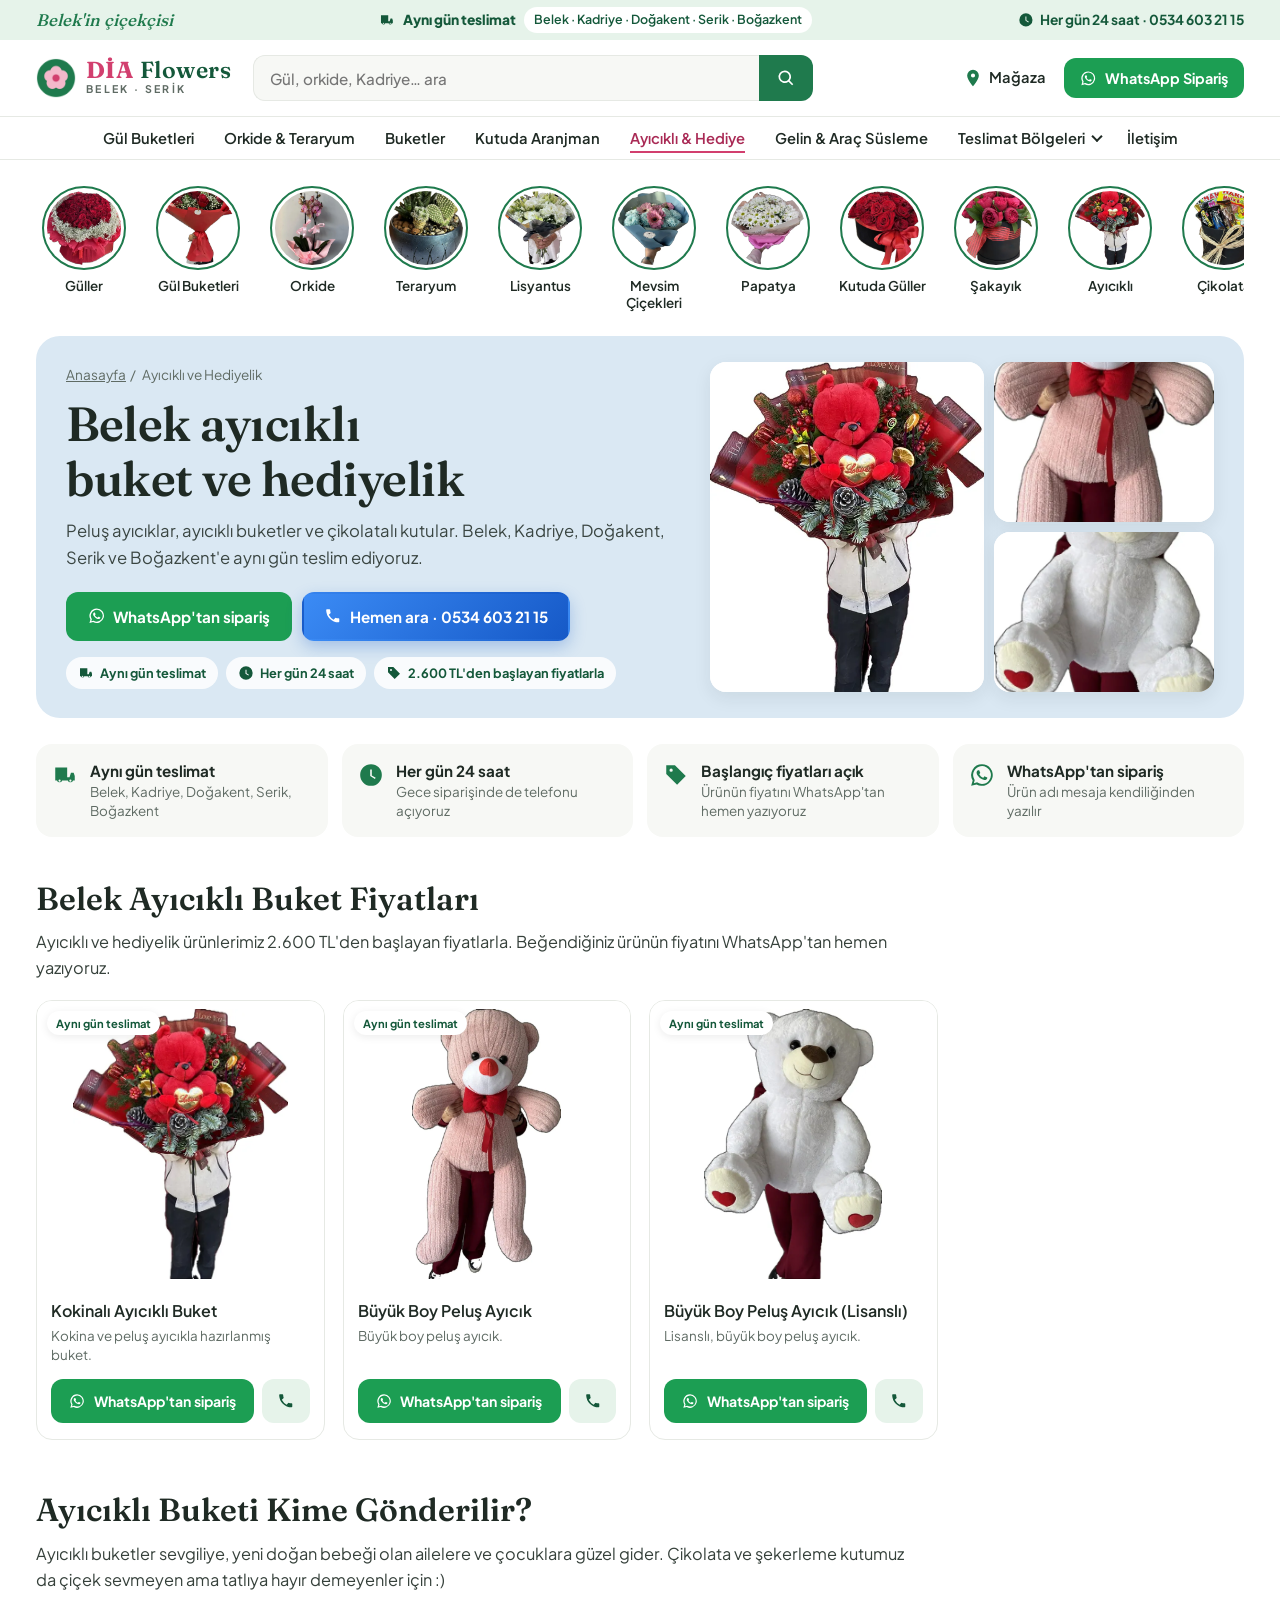
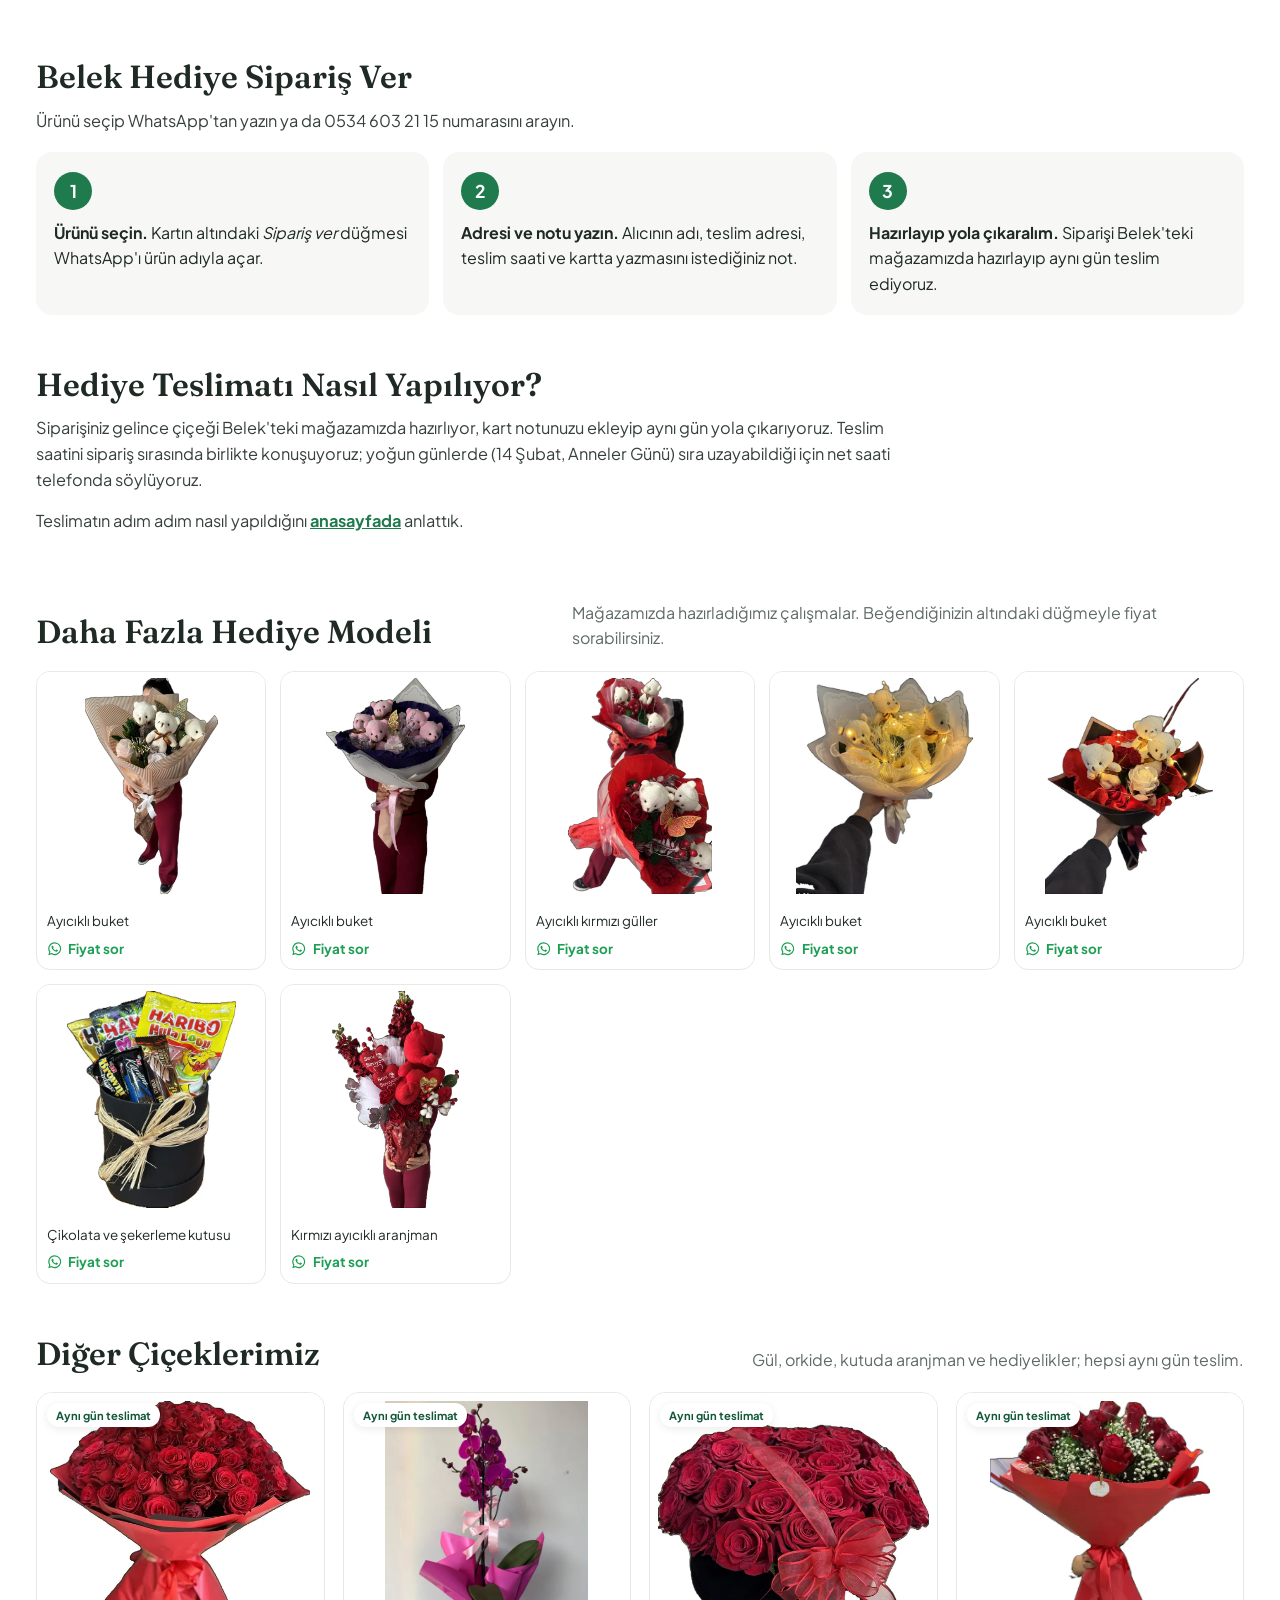
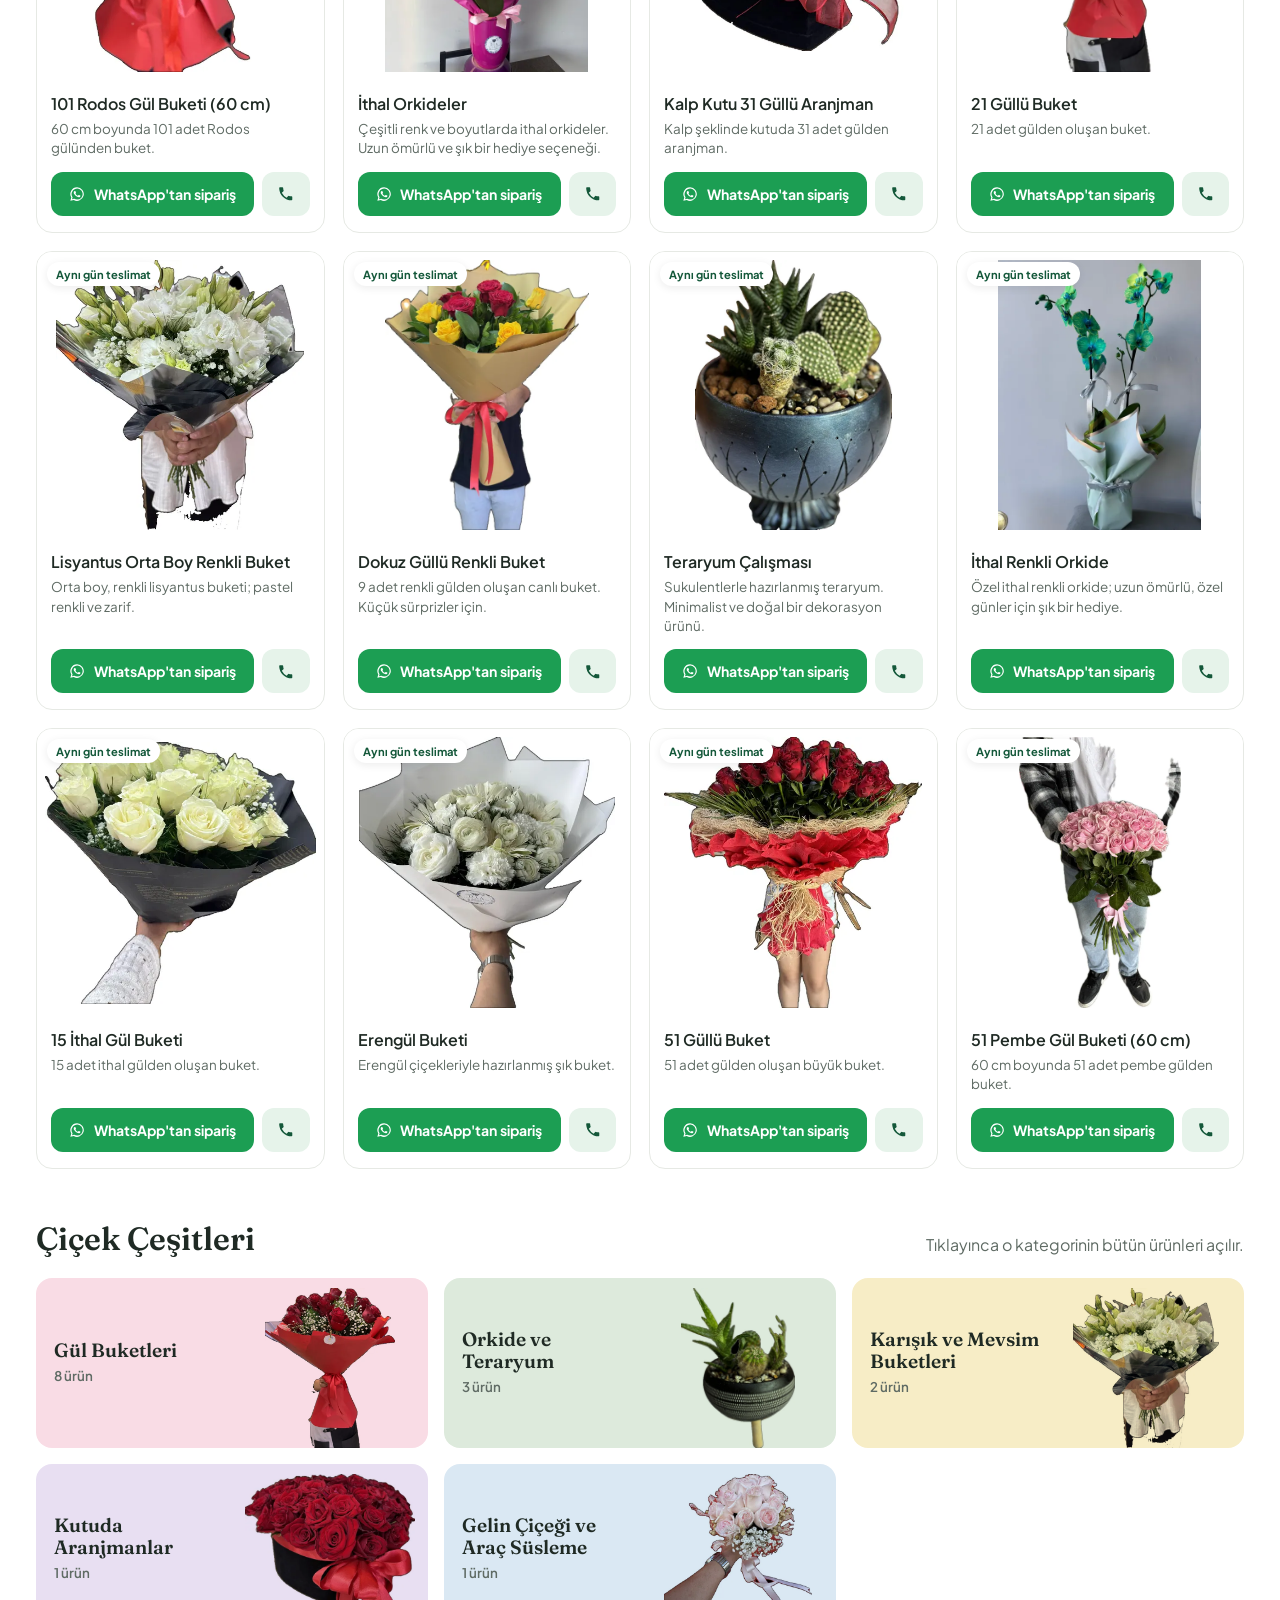
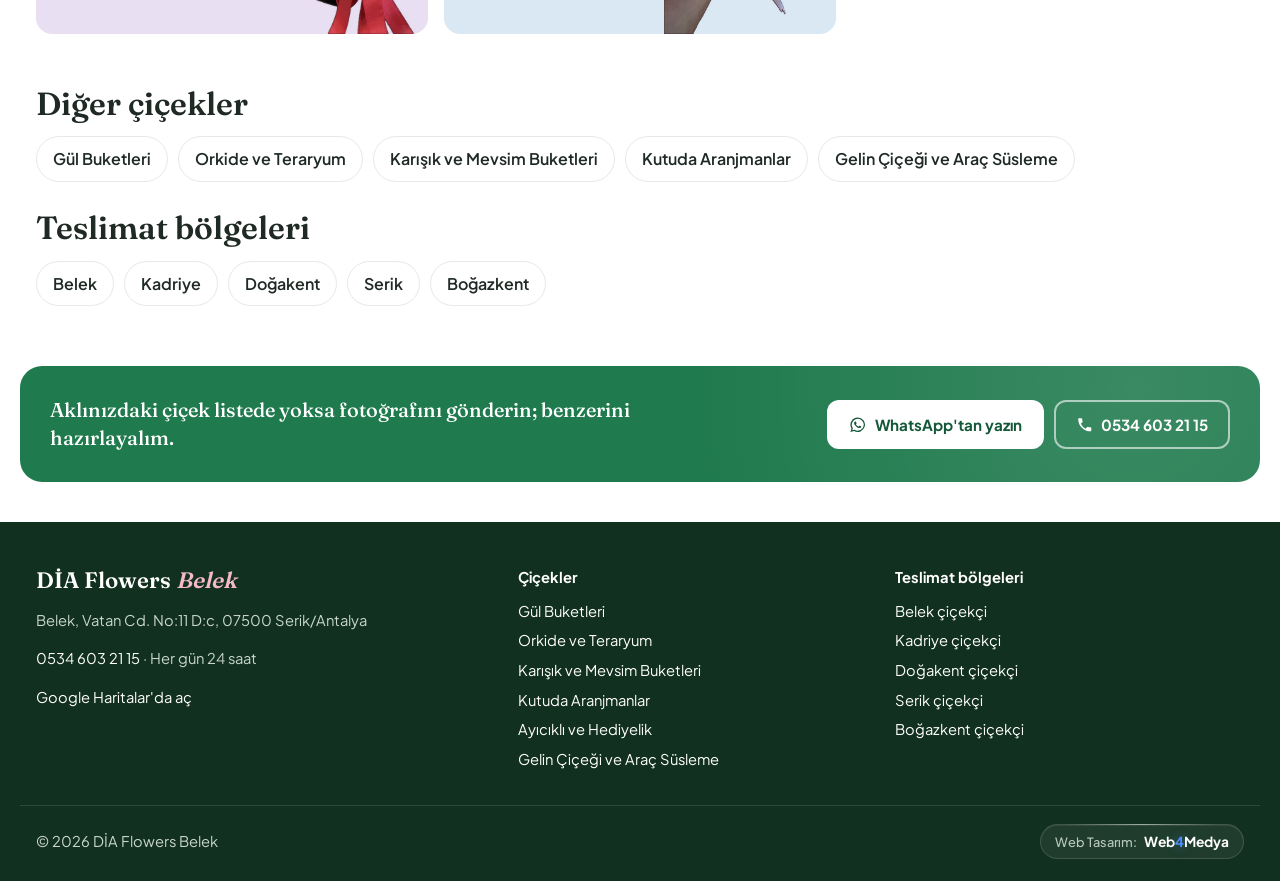
<file: hediye-ayicikli/index.html>
<!doctype html>
<html lang="tr">
<head>
<meta charset="utf-8">
<meta name="viewport" content="width=device-width, initial-scale=1">
<title>Belek Ayıcıklı Buket ve Peluş Ayıcık Hediye | DİA Flowers</title>
<meta name="description" content="Peluş ayıcıklar, ayıcıklı buketler ve çikolatalı kutular. Belek&#x27;teki DİA Flowers&#x27;tan aynı gün teslimat; WhatsApp&#x27;tan sipariş.">
<link rel="canonical" href="https://diabelekflowers.com/hediye-ayicikli/">
<meta name="theme-color" content="#1F7A4D">
<meta property="og:type" content="website"><meta property="og:locale" content="tr_TR">
<meta property="og:title" content="Belek Ayıcıklı Buket ve Peluş Ayıcık Hediye | DİA Flowers"><meta property="og:description" content="Peluş ayıcıklar, ayıcıklı buketler ve çikolatalı kutular. Belek&#x27;teki DİA Flowers&#x27;tan aynı gün teslimat; WhatsApp&#x27;tan sipariş.">
<meta property="og:url" content="https://diabelekflowers.com/hediye-ayicikli/"><meta property="og:image" content="https://diabelekflowers.com/images/og.jpg">
<link rel="icon" href="../favicon.ico" sizes="any"><link rel="icon" type="image/png" sizes="192x192" href="../images/favicon-192.png">
<link rel="apple-touch-icon" href="../images/favicon-192.png">
<link rel="preload" href="../assets/fonts/fraunces-latin.woff2" as="font" type="font/woff2" crossorigin>
<link rel="stylesheet" href="../assets/css/site.css?v=712b834b">
<script type="application/ld+json">{"@context": "https://schema.org", "@type": "Florist", "@id": "https://diabelekflowers.com/#isletme", "name": "DİA Flowers Belek", "alternateName": ["Belek Flowers Dia", "Serik DİA Flowers"], "url": "https://diabelekflowers.com/", "telephone": "+90 534 603 21 15", "email": "info@serikdiaflowers.com", "address": {"@type": "PostalAddress", "streetAddress": "Belek, Vatan Cd. No:11 D:c", "postalCode": "07500", "addressLocality": "Serik", "addressRegion": "Antalya", "addressCountry": "TR"}, "geo": {"@type": "GeoCoordinates", "latitude": 36.860642, "longitude": 31.060966}, "hasMap": "https://maps.google.com/?cid=12766109161344211274", "priceRange": "1.300 TL – 8.600 TL", "openingHoursSpecification": {"@type": "OpeningHoursSpecification", "dayOfWeek": ["Monday", "Tuesday", "Wednesday", "Thursday", "Friday", "Saturday", "Sunday"], "opens": "00:00", "closes": "23:59"}, "image": "https://diabelekflowers.com/images/magaza-900.webp"}</script><script type="application/ld+json">{"@context": "https://schema.org", "@type": "BreadcrumbList", "itemListElement": [{"@type": "ListItem", "position": 1, "name": "Anasayfa", "item": "https://diabelekflowers.com/"}, {"@type": "ListItem", "position": 2, "name": "Ayıcıklı ve Hediyelik", "item": "https://diabelekflowers.com/hediye-ayicikli/"}]}</script><script type="application/ld+json">{"@context": "https://schema.org", "@type": "ItemList", "name": "Ayıcıklı ve Hediyelik", "itemListElement": [{"@type": "ListItem", "position": 1, "item": {"@type": "Thing", "name": "Kokinalı Ayıcıklı Buket", "description": "Kokina ve peluş ayıcıkla hazırlanmış buket.", "image": "https://diabelekflowers.com/images/kokoinali-900.webp"}}, {"@type": "ListItem", "position": 2, "item": {"@type": "Thing", "name": "Büyük Boy Peluş Ayıcık", "description": "Büyük boy peluş ayıcık.", "image": "https://diabelekflowers.com/images/ayicik-900.webp"}}, {"@type": "ListItem", "position": 3, "item": {"@type": "Thing", "name": "Büyük Boy Peluş Ayıcık (Lisanslı)", "description": "Lisanslı, büyük boy peluş ayıcık.", "image": "https://diabelekflowers.com/images/ayicik2-900.webp"}}]}</script>
</head>
<body>
<a class="atla" href="#icerik">İçeriğe geç</a>
<div class="duyuru"><div class="kap duyuru-ic">
 <span class="duyuru-slogan">Belek'in çiçekçisi</span>
 <span class="duyuru-orta"><svg viewBox="0 0 24 24" aria-hidden="true"><path d="M3 5h11v9h2.2l1.3-4H20l1 3v4h-1.6a2.5 2.5 0 0 1-4.8 0H9.4a2.5 2.5 0 0 1-4.8 0H3zm4 13.2a1 1 0 1 0 0-2 1 1 0 0 0 0 2zm10 0a1 1 0 1 0 0-2 1 1 0 0 0 0 2z"/></svg><b>Aynı gün teslimat</b><span class="duyuru-ay">Belek · Kadriye · Doğakent · Serik · Boğazkent</span></span>
 <a class="duyuru-tel" href="tel:+905346032115"><svg viewBox="0 0 24 24" aria-hidden="true"><path d="M12 2a10 10 0 1 0 10 10A10 10 0 0 0 12 2zm.75 10.4 3.6 2.15-.75 1.25L11.25 13V7h1.5z"/></svg>Her gün 24 saat · 0534 603 21 15</a>
</div></div>
<header class="ust">
 <div class="kap ust-ic">
  <a class="logo" href="../" aria-label="DİA Flowers Belek anasayfa"><img src="../images/favicon-192.png" width="40" height="40" alt=""><span class="logo-y"><span class="logo-dia">DİA <i>Flowers</i></span><small>Belek · Serik</small></span></a>
  <form class="ara" role="search" action="../" data-kok="../" onsubmit="return false">
   <label class="atla" for="ara-g">Ürün, kategori ya da bölge ara</label>
   <input id="ara-g" type="search" placeholder="Gül, orkide, Kadriye… ara" autocomplete="off" enterkeyhint="search">
   <button type="submit" aria-label="Ara"><svg viewBox="0 0 24 24" aria-hidden="true"><path d="M10.5 3a7.5 7.5 0 0 1 5.9 12.1l4.3 4.3-1.4 1.4-4.3-4.3A7.5 7.5 0 1 1 10.5 3zm0 2a5.5 5.5 0 1 0 0 11 5.5 5.5 0 0 0 0-11z"/></svg></button>
   <div class="ara-sonuc" hidden></div>
  </form>
  <div class="ust-sag">
   <a class="ik-l" href="../iletisim/"><svg viewBox="0 0 24 24" aria-hidden="true"><path d="M12 2a7 7 0 0 0-7 7c0 5.25 7 13 7 13s7-7.75 7-13a7 7 0 0 0-7-7zm0 9.5A2.5 2.5 0 1 1 12 6.5a2.5 2.5 0 0 1 0 5z"/></svg><span>Mağaza</span></a>
   <a class="dg dg-wa" href="https://wa.me/905346032115?text=Merhaba%2C%20%C3%A7i%C3%A7ek%20sipari%C5%9Fi%20vermek%20istiyorum." rel="noopener" target="_blank"><svg viewBox="0 0 24 24" aria-hidden="true"><path d="M12 2a10 10 0 0 0-8.6 15.1L2 22l5-1.3A10 10 0 1 0 12 2zm0 18.2a8.2 8.2 0 0 1-4.2-1.2l-.3-.2-3 .8.8-2.9-.2-.3A8.2 8.2 0 1 1 12 20.2zm4.5-6.1c-.25-.12-1.47-.72-1.7-.8-.23-.09-.4-.13-.56.12-.17.25-.64.8-.79.97-.14.17-.29.19-.54.06a6.7 6.7 0 0 1-3.3-2.9c-.25-.43.25-.4.71-1.33a.45.45 0 0 0-.02-.42c-.06-.12-.56-1.35-.77-1.85-.2-.48-.4-.42-.56-.42h-.47a.9.9 0 0 0-.65.3 2.7 2.7 0 0 0-.85 2.02 4.7 4.7 0 0 0 1 2.5 10.8 10.8 0 0 0 4.1 3.65c1.53.66 2.13.71 2.9.6.47-.07 1.47-.6 1.67-1.18.21-.58.21-1.08.15-1.18-.06-.1-.23-.17-.48-.29z"/></svg><span class="dg-yz">WhatsApp Sipariş</span></a>
   <button class="menu-d" type="button" aria-controls="menu" aria-expanded="false" aria-label="Menüyü aç"><svg viewBox="0 0 24 24" aria-hidden="true"><path d="M3 6h18v2H3zm0 5h18v2H3zm0 5h18v2H3z"/></svg></button>
  </div>
 </div>
 <nav class="menu" id="menu" aria-label="Kategoriler">
  <div class="kap menu-ic"><a href="../gul-buketleri/">Gül Buketleri</a><a href="../orkide-teraryum/">Orkide &amp; Teraryum</a><a href="../buketler/">Buketler</a><a href="../kutuda-aranjman/">Kutuda Aranjman</a><a href="../hediye-ayicikli/" aria-current="page">Ayıcıklı &amp; Hediye</a><a href="../gelin-cicegi-arac-susleme/">Gelin &amp; Araç Süsleme</a>
   <div class="acilir"><button type="button" class="acilir-d" aria-expanded="false">Teslimat Bölgeleri</button><div class="acilir-ic"><a href="../">Belek</a><a href="../kadriye-cicekci/">Kadriye</a><a href="../dogakent-cicekci/">Doğakent</a><a href="../serik-cicekci/">Serik</a><a href="../bogazkent-cicekci/">Boğazkent</a></div></div>
   <a href="../iletisim/" class="menu-son">İletişim</a>
  </div>
 </nav>
</header>
<main id="icerik">
<section class="kap balonlar" aria-label="Çiçek kategorileri"><div class="balon-serit"><a class="balon" href="../gul-buketleri/"><span class="balon-g"><img class="" src="../images/101gul-900.webp" srcset="../images/101gul-480.webp 480w, ../images/101gul-900.webp 900w" sizes="96px" width="900" height="880" alt="Güller" loading="lazy" decoding="async"></span><span>Güller</span></a><a class="balon" href="../gul-buketleri/"><span class="balon-g"><img class="" src="../images/21gullu1-900.webp" srcset="../images/21gullu1-480.webp 480w, ../images/21gullu1-900.webp 900w" sizes="96px" width="900" height="1105" alt="Gül Buketleri" loading="lazy" decoding="async"></span><span>Gül Buketleri</span></a><a class="balon" href="../orkide-teraryum/"><span class="balon-g"><img class="" src="../images/orkide2-900.webp" srcset="../images/orkide2-480.webp 480w, ../images/orkide2-900.webp 900w" sizes="96px" width="900" height="1200" alt="Orkide" loading="lazy" decoding="async"></span><span>Orkide</span></a><a class="balon" href="../orkide-teraryum/"><span class="balon-g"><img class="" src="../images/tereryum1-900.webp" srcset="../images/tereryum1-480.webp 480w, ../images/tereryum1-900.webp 900w" sizes="96px" width="900" height="1233" alt="Teraryum" loading="lazy" decoding="async"></span><span>Teraryum</span></a><a class="balon" href="../buketler/"><span class="balon-g"><img class="" src="../images/lisyantus1-900.webp" srcset="../images/lisyantus1-480.webp 480w, ../images/lisyantus1-900.webp 900w" sizes="96px" width="900" height="982" alt="Lisyantus" loading="lazy" decoding="async"></span><span>Lisyantus</span></a><a class="balon" href="../buketler/"><span class="balon-g"><img class="" src="../images/mevsimcicekleri1-900.webp" srcset="../images/mevsimcicekleri1-480.webp 480w, ../images/mevsimcicekleri1-900.webp 900w" sizes="96px" width="900" height="958" alt="Mevsim Çiçekleri" loading="lazy" decoding="async"></span><span>Mevsim Çiçekleri</span></a><a class="balon" href="../buketler/"><span class="balon-g"><img class="" src="../images/papatya-900.webp" srcset="../images/papatya-480.webp 480w, ../images/papatya-900.webp 900w" sizes="96px" width="900" height="858" alt="Papatya" loading="lazy" decoding="async"></span><span>Papatya</span></a><a class="balon" href="../kutuda-aranjman/"><span class="balon-g"><img class="" src="../images/kutudakirmiziarajman-900.webp" srcset="../images/kutudakirmiziarajman-480.webp 480w, ../images/kutudakirmiziarajman-900.webp 900w" sizes="96px" width="900" height="848" alt="Kutuda Güller" loading="lazy" decoding="async"></span><span>Kutuda Güller</span></a><a class="balon" href="../kutuda-aranjman/"><span class="balon-g"><img class="" src="../images/sakayim1-900.webp" srcset="../images/sakayim1-480.webp 480w, ../images/sakayim1-900.webp 900w" sizes="96px" width="900" height="1023" alt="Şakayık" loading="lazy" decoding="async"></span><span>Şakayık</span></a><a class="balon" href="../hediye-ayicikli/"><span class="balon-g"><img class="" src="../images/kokoinali-900.webp" srcset="../images/kokoinali-480.webp 480w, ../images/kokoinali-900.webp 900w" sizes="96px" width="900" height="1131" alt="Ayıcıklı" loading="lazy" decoding="async"></span><span>Ayıcıklı</span></a><a class="balon" href="../hediye-ayicikli/"><span class="balon-g"><img class="" src="../images/cikolata1-900.webp" srcset="../images/cikolata1-480.webp 480w, ../images/cikolata1-900.webp 900w" sizes="96px" width="900" height="1152" alt="Çikolata" loading="lazy" decoding="async"></span><span>Çikolata</span></a><a class="balon" href="../gelin-cicegi-arac-susleme/"><span class="balon-g"><img class="" src="../images/gelin1-900.webp" srcset="../images/gelin1-480.webp 480w, ../images/gelin1-900.webp 900w" sizes="96px" width="900" height="968" alt="Gelin Çiçeği" loading="lazy" decoding="async"></span><span>Gelin Çiçeği</span></a><a class="balon" href="../gelin-cicegi-arac-susleme/"><span class="balon-g"><img class="" src="../images/araba1-900.webp" srcset="../images/araba1-480.webp 480w, ../images/araba1-900.webp 900w" sizes="96px" width="900" height="1181" alt="Araç Süsleme" loading="lazy" decoding="async"></span><span>Araç Süsleme</span></a></div></section>
<section class="kap"><div class="ic-hero ban-mavi">
 <div class="ic-y"><nav class="kirinti" aria-label="Sayfa yolu"><a href="../">Anasayfa</a> <span>/</span> <span aria-current="page">Ayıcıklı ve Hediyelik</span></nav><h1>Belek ayıcıklı buket ve hediyelik</h1><p class="ic-p">Peluş ayıcıklar, ayıcıklı buketler ve çikolatalı kutular. Belek, Kadriye, Doğakent, Serik ve Boğazkent&#x27;e aynı gün teslim ediyoruz.</p>
  <div class="ic-d"><a class="btn btn-wa" href="https://wa.me/905346032115?text=Merhaba%2C%20Hediye%20sipari%C5%9Fi%20vermek%20istiyorum." rel="noopener" target="_blank"><svg viewBox="0 0 24 24" aria-hidden="true"><path d="M12 2a10 10 0 0 0-8.6 15.1L2 22l5-1.3A10 10 0 1 0 12 2zm0 18.2a8.2 8.2 0 0 1-4.2-1.2l-.3-.2-3 .8.8-2.9-.2-.3A8.2 8.2 0 1 1 12 20.2zm4.5-6.1c-.25-.12-1.47-.72-1.7-.8-.23-.09-.4-.13-.56.12-.17.25-.64.8-.79.97-.14.17-.29.19-.54.06a6.7 6.7 0 0 1-3.3-2.9c-.25-.43.25-.4.71-1.33a.45.45 0 0 0-.02-.42c-.06-.12-.56-1.35-.77-1.85-.2-.48-.4-.42-.56-.42h-.47a.9.9 0 0 0-.65.3 2.7 2.7 0 0 0-.85 2.02 4.7 4.7 0 0 0 1 2.5 10.8 10.8 0 0 0 4.1 3.65c1.53.66 2.13.71 2.9.6.47-.07 1.47-.6 1.67-1.18.21-.58.21-1.08.15-1.18-.06-.1-.23-.17-.48-.29z"/></svg>WhatsApp'tan sipariş</a><a class="btn btn-mavi" href="tel:+905346032115"><svg viewBox="0 0 24 24" aria-hidden="true"><path d="M6.6 10.8a15.1 15.1 0 0 0 6.6 6.6l2.2-2.2a1 1 0 0 1 1-.25 11.4 11.4 0 0 0 3.6.57 1 1 0 0 1 1 1V20a1 1 0 0 1-1 1A17 17 0 0 1 3 4a1 1 0 0 1 1-1h3.5a1 1 0 0 1 1 1c0 1.25.2 2.45.57 3.57a1 1 0 0 1-.25 1z"/></svg>Hemen ara · 0534 603 21 15</a></div>
  <ul class="ic-cip"><li><svg viewBox="0 0 24 24" aria-hidden="true"><path d="M3 5h11v9h2.2l1.3-4H20l1 3v4h-1.6a2.5 2.5 0 0 1-4.8 0H9.4a2.5 2.5 0 0 1-4.8 0H3zm4 13.2a1 1 0 1 0 0-2 1 1 0 0 0 0 2zm10 0a1 1 0 1 0 0-2 1 1 0 0 0 0 2z"/></svg>Aynı gün teslimat</li><li><svg viewBox="0 0 24 24" aria-hidden="true"><path d="M12 2a10 10 0 1 0 10 10A10 10 0 0 0 12 2zm.75 10.4 3.6 2.15-.75 1.25L11.25 13V7h1.5z"/></svg>Her gün 24 saat</li><li><svg viewBox="0 0 24 24" aria-hidden="true"><path d="M3 3h8l10 10-8 8L3 11zm4.5 6A1.5 1.5 0 1 0 6 7.5 1.5 1.5 0 0 0 7.5 9z"/></svg>2.600 TL'den başlayan fiyatlarla</li></ul>
 </div>
 <div class="ic-kolaj"><figure><img class="" src="../images/kokoinali-900.webp" srcset="../images/kokoinali-480.webp 480w, ../images/kokoinali-900.webp 900w" sizes="(max-width:900px) 50vw, 300px" width="900" height="1131" alt="Kokinalı Ayıcıklı Buket" fetchpriority="high"></figure><figure><img class="" src="../images/ayicik-900.webp" srcset="../images/ayicik-480.webp 480w, ../images/ayicik-900.webp 900w" sizes="(max-width:900px) 50vw, 300px" width="883" height="1600" alt="Büyük Boy Peluş Ayıcık" loading="lazy" decoding="async"></figure><figure><img class="" src="../images/ayicik2-900.webp" srcset="../images/ayicik2-480.webp 480w, ../images/ayicik2-900.webp 900w" sizes="(max-width:900px) 50vw, 300px" width="900" height="1370" alt="Büyük Boy Peluş Ayıcık (Lisanslı)" loading="lazy" decoding="async"></figure></div>
</div></section>
<ul class="guven kap">
 <li><svg viewBox="0 0 24 24" aria-hidden="true"><path d="M3 5h11v9h2.2l1.3-4H20l1 3v4h-1.6a2.5 2.5 0 0 1-4.8 0H9.4a2.5 2.5 0 0 1-4.8 0H3zm4 13.2a1 1 0 1 0 0-2 1 1 0 0 0 0 2zm10 0a1 1 0 1 0 0-2 1 1 0 0 0 0 2z"/></svg><span><b>Aynı gün teslimat</b>Belek, Kadriye, Doğakent, Serik, Boğazkent</span></li>
 <li><svg viewBox="0 0 24 24" aria-hidden="true"><path d="M12 2a10 10 0 1 0 10 10A10 10 0 0 0 12 2zm.75 10.4 3.6 2.15-.75 1.25L11.25 13V7h1.5z"/></svg><span><b>Her gün 24 saat</b>Gece siparişinde de telefonu açıyoruz</span></li>
 <li><svg viewBox="0 0 24 24" aria-hidden="true"><path d="M3 3h8l10 10-8 8L3 11zm4.5 6A1.5 1.5 0 1 0 6 7.5 1.5 1.5 0 0 0 7.5 9z"/></svg><span><b>Başlangıç fiyatları açık</b>Ürünün fiyatını WhatsApp'tan hemen yazıyoruz</span></li>
 <li><svg viewBox="0 0 24 24" aria-hidden="true"><path d="M12 2a10 10 0 0 0-8.6 15.1L2 22l5-1.3A10 10 0 1 0 12 2zm0 18.2a8.2 8.2 0 0 1-4.2-1.2l-.3-.2-3 .8.8-2.9-.2-.3A8.2 8.2 0 1 1 12 20.2zm4.5-6.1c-.25-.12-1.47-.72-1.7-.8-.23-.09-.4-.13-.56.12-.17.25-.64.8-.79.97-.14.17-.29.19-.54.06a6.7 6.7 0 0 1-3.3-2.9c-.25-.43.25-.4.71-1.33a.45.45 0 0 0-.02-.42c-.06-.12-.56-1.35-.77-1.85-.2-.48-.4-.42-.56-.42h-.47a.9.9 0 0 0-.65.3 2.7 2.7 0 0 0-.85 2.02 4.7 4.7 0 0 0 1 2.5 10.8 10.8 0 0 0 4.1 3.65c1.53.66 2.13.71 2.9.6.47-.07 1.47-.6 1.67-1.18.21-.58.21-1.08.15-1.18-.06-.1-.23-.17-.48-.29z"/></svg><span><b>WhatsApp'tan sipariş</b>Ürün adı mesaja kendiliğinden yazılır</span></li>
</ul>
<section class="bolum kap yazi genis"><h2>Belek Ayıcıklı Buket Fiyatları</h2><div class="yz"><p>Ayıcıklı ve hediyelik ürünlerimiz 2.600 TL'den başlayan fiyatlarla. Beğendiğiniz ürünün fiyatını WhatsApp'tan hemen yazıyoruz.</p></div><div class="izgara"><article class="kart" id="kokinali-ayicikli-buket">
 <div class="kart-g"><img class="" src="../images/kokoinali-900.webp" srcset="../images/kokoinali-480.webp 480w, ../images/kokoinali-900.webp 900w" sizes="(max-width:640px) 50vw, 300px" width="900" height="1131" alt="Kokinalı Ayıcıklı Buket — DİA Flowers Belek" loading="lazy" decoding="async"><span class="rozet">Aynı gün teslimat</span></div>
 <div class="kart-ic">
  <h3>Kokinalı Ayıcıklı Buket</h3>
  <p class="kart-a">Kokina ve peluş ayıcıkla hazırlanmış buket.</p>
  <div class="kart-d"><a class="btn btn-wa" href="https://wa.me/905346032115?text=Merhaba%2C%20Kokinal%C4%B1%20Ay%C4%B1c%C4%B1kl%C4%B1%20Buket%20sipari%C5%9F%20vermek%20istiyorum.%20Fiyat%C4%B1n%C4%B1%20%C3%B6%C4%9Frenebilir%20miyim%3F" rel="noopener" target="_blank"><svg viewBox="0 0 24 24" aria-hidden="true"><path d="M12 2a10 10 0 0 0-8.6 15.1L2 22l5-1.3A10 10 0 1 0 12 2zm0 18.2a8.2 8.2 0 0 1-4.2-1.2l-.3-.2-3 .8.8-2.9-.2-.3A8.2 8.2 0 1 1 12 20.2zm4.5-6.1c-.25-.12-1.47-.72-1.7-.8-.23-.09-.4-.13-.56.12-.17.25-.64.8-.79.97-.14.17-.29.19-.54.06a6.7 6.7 0 0 1-3.3-2.9c-.25-.43.25-.4.71-1.33a.45.45 0 0 0-.02-.42c-.06-.12-.56-1.35-.77-1.85-.2-.48-.4-.42-.56-.42h-.47a.9.9 0 0 0-.65.3 2.7 2.7 0 0 0-.85 2.02 4.7 4.7 0 0 0 1 2.5 10.8 10.8 0 0 0 4.1 3.65c1.53.66 2.13.71 2.9.6.47-.07 1.47-.6 1.67-1.18.21-.58.21-1.08.15-1.18-.06-.1-.23-.17-.48-.29z"/></svg><span class="uzun">WhatsApp'tan sipariş</span><span class="kisa">Sipariş ver</span></a><a class="btn btn-ara" href="tel:+905346032115" aria-label="Kokinalı Ayıcıklı Buket için ara"><svg viewBox="0 0 24 24" aria-hidden="true"><path d="M6.6 10.8a15.1 15.1 0 0 0 6.6 6.6l2.2-2.2a1 1 0 0 1 1-.25 11.4 11.4 0 0 0 3.6.57 1 1 0 0 1 1 1V20a1 1 0 0 1-1 1A17 17 0 0 1 3 4a1 1 0 0 1 1-1h3.5a1 1 0 0 1 1 1c0 1.25.2 2.45.57 3.57a1 1 0 0 1-.25 1z"/></svg></a></div>
 </div>
</article><article class="kart" id="buyuk-boy-pelus-ayicik">
 <div class="kart-g"><img class="" src="../images/ayicik-900.webp" srcset="../images/ayicik-480.webp 480w, ../images/ayicik-900.webp 900w" sizes="(max-width:640px) 50vw, 300px" width="883" height="1600" alt="Büyük Boy Peluş Ayıcık — DİA Flowers Belek" loading="lazy" decoding="async"><span class="rozet">Aynı gün teslimat</span></div>
 <div class="kart-ic">
  <h3>Büyük Boy Peluş Ayıcık</h3>
  <p class="kart-a">Büyük boy peluş ayıcık.</p>
  <div class="kart-d"><a class="btn btn-wa" href="https://wa.me/905346032115?text=Merhaba%2C%20B%C3%BCy%C3%BCk%20Boy%20Pelu%C5%9F%20Ay%C4%B1c%C4%B1k%20sipari%C5%9F%20vermek%20istiyorum.%20Fiyat%C4%B1n%C4%B1%20%C3%B6%C4%9Frenebilir%20miyim%3F" rel="noopener" target="_blank"><svg viewBox="0 0 24 24" aria-hidden="true"><path d="M12 2a10 10 0 0 0-8.6 15.1L2 22l5-1.3A10 10 0 1 0 12 2zm0 18.2a8.2 8.2 0 0 1-4.2-1.2l-.3-.2-3 .8.8-2.9-.2-.3A8.2 8.2 0 1 1 12 20.2zm4.5-6.1c-.25-.12-1.47-.72-1.7-.8-.23-.09-.4-.13-.56.12-.17.25-.64.8-.79.97-.14.17-.29.19-.54.06a6.7 6.7 0 0 1-3.3-2.9c-.25-.43.25-.4.71-1.33a.45.45 0 0 0-.02-.42c-.06-.12-.56-1.35-.77-1.85-.2-.48-.4-.42-.56-.42h-.47a.9.9 0 0 0-.65.3 2.7 2.7 0 0 0-.85 2.02 4.7 4.7 0 0 0 1 2.5 10.8 10.8 0 0 0 4.1 3.65c1.53.66 2.13.71 2.9.6.47-.07 1.47-.6 1.67-1.18.21-.58.21-1.08.15-1.18-.06-.1-.23-.17-.48-.29z"/></svg><span class="uzun">WhatsApp'tan sipariş</span><span class="kisa">Sipariş ver</span></a><a class="btn btn-ara" href="tel:+905346032115" aria-label="Büyük Boy Peluş Ayıcık için ara"><svg viewBox="0 0 24 24" aria-hidden="true"><path d="M6.6 10.8a15.1 15.1 0 0 0 6.6 6.6l2.2-2.2a1 1 0 0 1 1-.25 11.4 11.4 0 0 0 3.6.57 1 1 0 0 1 1 1V20a1 1 0 0 1-1 1A17 17 0 0 1 3 4a1 1 0 0 1 1-1h3.5a1 1 0 0 1 1 1c0 1.25.2 2.45.57 3.57a1 1 0 0 1-.25 1z"/></svg></a></div>
 </div>
</article><article class="kart" id="buyuk-boy-pelus-ayicik-lisansli">
 <div class="kart-g"><img class="" src="../images/ayicik2-900.webp" srcset="../images/ayicik2-480.webp 480w, ../images/ayicik2-900.webp 900w" sizes="(max-width:640px) 50vw, 300px" width="900" height="1370" alt="Büyük Boy Peluş Ayıcık (Lisanslı) — DİA Flowers Belek" loading="lazy" decoding="async"><span class="rozet">Aynı gün teslimat</span></div>
 <div class="kart-ic">
  <h3>Büyük Boy Peluş Ayıcık (Lisanslı)</h3>
  <p class="kart-a">Lisanslı, büyük boy peluş ayıcık.</p>
  <div class="kart-d"><a class="btn btn-wa" href="https://wa.me/905346032115?text=Merhaba%2C%20B%C3%BCy%C3%BCk%20Boy%20Pelu%C5%9F%20Ay%C4%B1c%C4%B1k%20%28Lisansl%C4%B1%29%20sipari%C5%9F%20vermek%20istiyorum.%20Fiyat%C4%B1n%C4%B1%20%C3%B6%C4%9Frenebilir%20miyim%3F" rel="noopener" target="_blank"><svg viewBox="0 0 24 24" aria-hidden="true"><path d="M12 2a10 10 0 0 0-8.6 15.1L2 22l5-1.3A10 10 0 1 0 12 2zm0 18.2a8.2 8.2 0 0 1-4.2-1.2l-.3-.2-3 .8.8-2.9-.2-.3A8.2 8.2 0 1 1 12 20.2zm4.5-6.1c-.25-.12-1.47-.72-1.7-.8-.23-.09-.4-.13-.56.12-.17.25-.64.8-.79.97-.14.17-.29.19-.54.06a6.7 6.7 0 0 1-3.3-2.9c-.25-.43.25-.4.71-1.33a.45.45 0 0 0-.02-.42c-.06-.12-.56-1.35-.77-1.85-.2-.48-.4-.42-.56-.42h-.47a.9.9 0 0 0-.65.3 2.7 2.7 0 0 0-.85 2.02 4.7 4.7 0 0 0 1 2.5 10.8 10.8 0 0 0 4.1 3.65c1.53.66 2.13.71 2.9.6.47-.07 1.47-.6 1.67-1.18.21-.58.21-1.08.15-1.18-.06-.1-.23-.17-.48-.29z"/></svg><span class="uzun">WhatsApp'tan sipariş</span><span class="kisa">Sipariş ver</span></a><a class="btn btn-ara" href="tel:+905346032115" aria-label="Büyük Boy Peluş Ayıcık (Lisanslı) için ara"><svg viewBox="0 0 24 24" aria-hidden="true"><path d="M6.6 10.8a15.1 15.1 0 0 0 6.6 6.6l2.2-2.2a1 1 0 0 1 1-.25 11.4 11.4 0 0 0 3.6.57 1 1 0 0 1 1 1V20a1 1 0 0 1-1 1A17 17 0 0 1 3 4a1 1 0 0 1 1-1h3.5a1 1 0 0 1 1 1c0 1.25.2 2.45.57 3.57a1 1 0 0 1-.25 1z"/></svg></a></div>
 </div>
</article></div></section>
<section class="bolum kap yazi"><h2>Ayıcıklı Buketi Kime Gönderilir?</h2><div class="yz"><p>Ayıcıklı buketler sevgiliye, yeni doğan bebeği olan ailelere ve çocuklara güzel gider. Çikolata ve şekerleme kutumuz da çiçek sevmeyen ama tatlıya hayır demeyenler için :)</p></div></section>
<section class="bolum kap yazi"><h2>Belek Hediye Sipariş Ver</h2><div class="yz"><p>Ürünü seçip WhatsApp'tan yazın ya da 0534 603 21 15 numarasını arayın.</p></div><ol class="adim">
  <li><b>Ürünü seçin.</b> Kartın altındaki <em>Sipariş ver</em> düğmesi WhatsApp'ı ürün adıyla açar.</li>
  <li><b>Adresi ve notu yazın.</b> Alıcının adı, teslim adresi, teslim saati ve kartta yazmasını istediğiniz not.</li>
  <li><b>Hazırlayıp yola çıkaralım.</b> Siparişi Belek'teki mağazamızda hazırlayıp aynı gün teslim ediyoruz.</li>
 </ol></section>
<section class="bolum kap yazi" id="teslimat"><h2>Hediye Teslimatı Nasıl Yapılıyor?</h2><div class="yz"><p>Siparişiniz gelince çiçeği Belek'teki mağazamızda hazırlıyor, kart notunuzu ekleyip aynı gün yola çıkarıyoruz. Teslim saatini sipariş sırasında birlikte konuşuyoruz; yoğun günlerde (14 Şubat, Anneler Günü) sıra uzayabildiği için net saati telefonda söylüyoruz.</p><p>Teslimatın adım adım nasıl yapıldığını <a href="../#teslimat">anasayfada</a> anlattık.</p></div></section>

<section class="bolum kap"><div class="bas"><h2>Daha Fazla Hediye Modeli</h2>
 <p>Mağazamızda hazırladığımız çalışmalar. Beğendiğinizin altındaki düğmeyle fiyat sorabilirsiniz.</p></div>
 <div class="g-izgara"><figure class="gk"><img class="" src="../images/ayicikli1-900.webp" srcset="../images/ayicikli1-480.webp 480w, ../images/ayicikli1-900.webp 900w" sizes="(max-width:640px) 50vw, 240px" width="900" height="1463" alt="Ayıcıklı buket — DİA Flowers Belek" loading="lazy" decoding="async">
 <figcaption><span>Ayıcıklı buket</span><a href="https://wa.me/905346032115?text=Merhaba%2C%20sitenizdeki%20%22Ay%C4%B1c%C4%B1kl%C4%B1%20buket%22%20%C3%BCr%C3%BCn%C3%BCn%C3%BCn%20fiyat%C4%B1n%C4%B1%20%C3%B6%C4%9Frenebilir%20miyim%3F" rel="noopener" target="_blank"><svg viewBox="0 0 24 24" aria-hidden="true"><path d="M12 2a10 10 0 0 0-8.6 15.1L2 22l5-1.3A10 10 0 1 0 12 2zm0 18.2a8.2 8.2 0 0 1-4.2-1.2l-.3-.2-3 .8.8-2.9-.2-.3A8.2 8.2 0 1 1 12 20.2zm4.5-6.1c-.25-.12-1.47-.72-1.7-.8-.23-.09-.4-.13-.56.12-.17.25-.64.8-.79.97-.14.17-.29.19-.54.06a6.7 6.7 0 0 1-3.3-2.9c-.25-.43.25-.4.71-1.33a.45.45 0 0 0-.02-.42c-.06-.12-.56-1.35-.77-1.85-.2-.48-.4-.42-.56-.42h-.47a.9.9 0 0 0-.65.3 2.7 2.7 0 0 0-.85 2.02 4.7 4.7 0 0 0 1 2.5 10.8 10.8 0 0 0 4.1 3.65c1.53.66 2.13.71 2.9.6.47-.07 1.47-.6 1.67-1.18.21-.58.21-1.08.15-1.18-.06-.1-.23-.17-.48-.29z"/></svg>Fiyat sor</a></figcaption></figure><figure class="gk"><img class="" src="../images/ayicikli2-900.webp" srcset="../images/ayicikli2-480.webp 480w, ../images/ayicikli2-900.webp 900w" sizes="(max-width:640px) 50vw, 240px" width="900" height="1399" alt="Ayıcıklı buket — DİA Flowers Belek" loading="lazy" decoding="async">
 <figcaption><span>Ayıcıklı buket</span><a href="https://wa.me/905346032115?text=Merhaba%2C%20sitenizdeki%20%22Ay%C4%B1c%C4%B1kl%C4%B1%20buket%22%20%C3%BCr%C3%BCn%C3%BCn%C3%BCn%20fiyat%C4%B1n%C4%B1%20%C3%B6%C4%9Frenebilir%20miyim%3F" rel="noopener" target="_blank"><svg viewBox="0 0 24 24" aria-hidden="true"><path d="M12 2a10 10 0 0 0-8.6 15.1L2 22l5-1.3A10 10 0 1 0 12 2zm0 18.2a8.2 8.2 0 0 1-4.2-1.2l-.3-.2-3 .8.8-2.9-.2-.3A8.2 8.2 0 1 1 12 20.2zm4.5-6.1c-.25-.12-1.47-.72-1.7-.8-.23-.09-.4-.13-.56.12-.17.25-.64.8-.79.97-.14.17-.29.19-.54.06a6.7 6.7 0 0 1-3.3-2.9c-.25-.43.25-.4.71-1.33a.45.45 0 0 0-.02-.42c-.06-.12-.56-1.35-.77-1.85-.2-.48-.4-.42-.56-.42h-.47a.9.9 0 0 0-.65.3 2.7 2.7 0 0 0-.85 2.02 4.7 4.7 0 0 0 1 2.5 10.8 10.8 0 0 0 4.1 3.65c1.53.66 2.13.71 2.9.6.47-.07 1.47-.6 1.67-1.18.21-.58.21-1.08.15-1.18-.06-.1-.23-.17-.48-.29z"/></svg>Fiyat sor</a></figcaption></figure><figure class="gk"><img class="" src="../images/ayicikli3-900.webp" srcset="../images/ayicikli3-480.webp 480w, ../images/ayicikli3-900.webp 900w" sizes="(max-width:640px) 50vw, 240px" width="900" height="1361" alt="Ayıcıklı kırmızı güller — DİA Flowers Belek" loading="lazy" decoding="async">
 <figcaption><span>Ayıcıklı kırmızı güller</span><a href="https://wa.me/905346032115?text=Merhaba%2C%20sitenizdeki%20%22Ay%C4%B1c%C4%B1kl%C4%B1%20k%C4%B1rm%C4%B1z%C4%B1%20g%C3%BCller%22%20%C3%BCr%C3%BCn%C3%BCn%C3%BCn%20fiyat%C4%B1n%C4%B1%20%C3%B6%C4%9Frenebilir%20miyim%3F" rel="noopener" target="_blank"><svg viewBox="0 0 24 24" aria-hidden="true"><path d="M12 2a10 10 0 0 0-8.6 15.1L2 22l5-1.3A10 10 0 1 0 12 2zm0 18.2a8.2 8.2 0 0 1-4.2-1.2l-.3-.2-3 .8.8-2.9-.2-.3A8.2 8.2 0 1 1 12 20.2zm4.5-6.1c-.25-.12-1.47-.72-1.7-.8-.23-.09-.4-.13-.56.12-.17.25-.64.8-.79.97-.14.17-.29.19-.54.06a6.7 6.7 0 0 1-3.3-2.9c-.25-.43.25-.4.71-1.33a.45.45 0 0 0-.02-.42c-.06-.12-.56-1.35-.77-1.85-.2-.48-.4-.42-.56-.42h-.47a.9.9 0 0 0-.65.3 2.7 2.7 0 0 0-.85 2.02 4.7 4.7 0 0 0 1 2.5 10.8 10.8 0 0 0 4.1 3.65c1.53.66 2.13.71 2.9.6.47-.07 1.47-.6 1.67-1.18.21-.58.21-1.08.15-1.18-.06-.1-.23-.17-.48-.29z"/></svg>Fiyat sor</a></figcaption></figure><figure class="gk"><img class="" src="../images/ayicikli4-900.webp" srcset="../images/ayicikli4-480.webp 480w, ../images/ayicikli4-900.webp 900w" sizes="(max-width:640px) 50vw, 240px" width="900" height="1102" alt="Ayıcıklı buket — DİA Flowers Belek" loading="lazy" decoding="async">
 <figcaption><span>Ayıcıklı buket</span><a href="https://wa.me/905346032115?text=Merhaba%2C%20sitenizdeki%20%22Ay%C4%B1c%C4%B1kl%C4%B1%20buket%22%20%C3%BCr%C3%BCn%C3%BCn%C3%BCn%20fiyat%C4%B1n%C4%B1%20%C3%B6%C4%9Frenebilir%20miyim%3F" rel="noopener" target="_blank"><svg viewBox="0 0 24 24" aria-hidden="true"><path d="M12 2a10 10 0 0 0-8.6 15.1L2 22l5-1.3A10 10 0 1 0 12 2zm0 18.2a8.2 8.2 0 0 1-4.2-1.2l-.3-.2-3 .8.8-2.9-.2-.3A8.2 8.2 0 1 1 12 20.2zm4.5-6.1c-.25-.12-1.47-.72-1.7-.8-.23-.09-.4-.13-.56.12-.17.25-.64.8-.79.97-.14.17-.29.19-.54.06a6.7 6.7 0 0 1-3.3-2.9c-.25-.43.25-.4.71-1.33a.45.45 0 0 0-.02-.42c-.06-.12-.56-1.35-.77-1.85-.2-.48-.4-.42-.56-.42h-.47a.9.9 0 0 0-.65.3 2.7 2.7 0 0 0-.85 2.02 4.7 4.7 0 0 0 1 2.5 10.8 10.8 0 0 0 4.1 3.65c1.53.66 2.13.71 2.9.6.47-.07 1.47-.6 1.67-1.18.21-.58.21-1.08.15-1.18-.06-.1-.23-.17-.48-.29z"/></svg>Fiyat sor</a></figcaption></figure><figure class="gk"><img class="" src="../images/ayicikli5-900.webp" srcset="../images/ayicikli5-480.webp 480w, ../images/ayicikli5-900.webp 900w" sizes="(max-width:640px) 50vw, 240px" width="900" height="1160" alt="Ayıcıklı buket — DİA Flowers Belek" loading="lazy" decoding="async">
 <figcaption><span>Ayıcıklı buket</span><a href="https://wa.me/905346032115?text=Merhaba%2C%20sitenizdeki%20%22Ay%C4%B1c%C4%B1kl%C4%B1%20buket%22%20%C3%BCr%C3%BCn%C3%BCn%C3%BCn%20fiyat%C4%B1n%C4%B1%20%C3%B6%C4%9Frenebilir%20miyim%3F" rel="noopener" target="_blank"><svg viewBox="0 0 24 24" aria-hidden="true"><path d="M12 2a10 10 0 0 0-8.6 15.1L2 22l5-1.3A10 10 0 1 0 12 2zm0 18.2a8.2 8.2 0 0 1-4.2-1.2l-.3-.2-3 .8.8-2.9-.2-.3A8.2 8.2 0 1 1 12 20.2zm4.5-6.1c-.25-.12-1.47-.72-1.7-.8-.23-.09-.4-.13-.56.12-.17.25-.64.8-.79.97-.14.17-.29.19-.54.06a6.7 6.7 0 0 1-3.3-2.9c-.25-.43.25-.4.71-1.33a.45.45 0 0 0-.02-.42c-.06-.12-.56-1.35-.77-1.85-.2-.48-.4-.42-.56-.42h-.47a.9.9 0 0 0-.65.3 2.7 2.7 0 0 0-.85 2.02 4.7 4.7 0 0 0 1 2.5 10.8 10.8 0 0 0 4.1 3.65c1.53.66 2.13.71 2.9.6.47-.07 1.47-.6 1.67-1.18.21-.58.21-1.08.15-1.18-.06-.1-.23-.17-.48-.29z"/></svg>Fiyat sor</a></figcaption></figure><figure class="gk"><img class="" src="../images/cikolata1-900.webp" srcset="../images/cikolata1-480.webp 480w, ../images/cikolata1-900.webp 900w" sizes="(max-width:640px) 50vw, 240px" width="900" height="1152" alt="Çikolata ve şekerleme kutusu — DİA Flowers Belek" loading="lazy" decoding="async">
 <figcaption><span>Çikolata ve şekerleme kutusu</span><a href="https://wa.me/905346032115?text=Merhaba%2C%20sitenizdeki%20%22%C3%87ikolata%20ve%20%C5%9Fekerleme%20kutusu%22%20%C3%BCr%C3%BCn%C3%BCn%C3%BCn%20fiyat%C4%B1n%C4%B1%20%C3%B6%C4%9Frenebilir%20miyim%3F" rel="noopener" target="_blank"><svg viewBox="0 0 24 24" aria-hidden="true"><path d="M12 2a10 10 0 0 0-8.6 15.1L2 22l5-1.3A10 10 0 1 0 12 2zm0 18.2a8.2 8.2 0 0 1-4.2-1.2l-.3-.2-3 .8.8-2.9-.2-.3A8.2 8.2 0 1 1 12 20.2zm4.5-6.1c-.25-.12-1.47-.72-1.7-.8-.23-.09-.4-.13-.56.12-.17.25-.64.8-.79.97-.14.17-.29.19-.54.06a6.7 6.7 0 0 1-3.3-2.9c-.25-.43.25-.4.71-1.33a.45.45 0 0 0-.02-.42c-.06-.12-.56-1.35-.77-1.85-.2-.48-.4-.42-.56-.42h-.47a.9.9 0 0 0-.65.3 2.7 2.7 0 0 0-.85 2.02 4.7 4.7 0 0 0 1 2.5 10.8 10.8 0 0 0 4.1 3.65c1.53.66 2.13.71 2.9.6.47-.07 1.47-.6 1.67-1.18.21-.58.21-1.08.15-1.18-.06-.1-.23-.17-.48-.29z"/></svg>Fiyat sor</a></figcaption></figure><figure class="gk"><img class="" src="../images/yapayarajman1-900.webp" srcset="../images/yapayarajman1-480.webp 480w, ../images/yapayarajman1-900.webp 900w" sizes="(max-width:640px) 50vw, 240px" width="900" height="1540" alt="Kırmızı ayıcıklı aranjman — DİA Flowers Belek" loading="lazy" decoding="async">
 <figcaption><span>Kırmızı ayıcıklı aranjman</span><a href="https://wa.me/905346032115?text=Merhaba%2C%20sitenizdeki%20%22K%C4%B1rm%C4%B1z%C4%B1%20ay%C4%B1c%C4%B1kl%C4%B1%20aranjman%22%20%C3%BCr%C3%BCn%C3%BCn%C3%BCn%20fiyat%C4%B1n%C4%B1%20%C3%B6%C4%9Frenebilir%20miyim%3F" rel="noopener" target="_blank"><svg viewBox="0 0 24 24" aria-hidden="true"><path d="M12 2a10 10 0 0 0-8.6 15.1L2 22l5-1.3A10 10 0 1 0 12 2zm0 18.2a8.2 8.2 0 0 1-4.2-1.2l-.3-.2-3 .8.8-2.9-.2-.3A8.2 8.2 0 1 1 12 20.2zm4.5-6.1c-.25-.12-1.47-.72-1.7-.8-.23-.09-.4-.13-.56.12-.17.25-.64.8-.79.97-.14.17-.29.19-.54.06a6.7 6.7 0 0 1-3.3-2.9c-.25-.43.25-.4.71-1.33a.45.45 0 0 0-.02-.42c-.06-.12-.56-1.35-.77-1.85-.2-.48-.4-.42-.56-.42h-.47a.9.9 0 0 0-.65.3 2.7 2.7 0 0 0-.85 2.02 4.7 4.7 0 0 0 1 2.5 10.8 10.8 0 0 0 4.1 3.65c1.53.66 2.13.71 2.9.6.47-.07 1.47-.6 1.67-1.18.21-.58.21-1.08.15-1.18-.06-.1-.23-.17-.48-.29z"/></svg>Fiyat sor</a></figcaption></figure></div></section>
<section class="bolum kap"><div class="bas"><h2>Diğer Çiçeklerimiz</h2><p>Gül, orkide, kutuda aranjman ve hediyelikler; hepsi aynı gün teslim.</p></div>
 <div class="izgara"><article class="kart" id="101-rodos-gul-buketi-60-cm">
 <div class="kart-g"><img class="" src="../images/rodos1-900.webp" srcset="../images/rodos1-480.webp 480w, ../images/rodos1-900.webp 900w" sizes="(max-width:640px) 50vw, 300px" width="900" height="936" alt="101 Rodos Gül Buketi (60 cm) — DİA Flowers Belek" loading="lazy" decoding="async"><span class="rozet">Aynı gün teslimat</span></div>
 <div class="kart-ic">
  <h3>101 Rodos Gül Buketi (60 cm)</h3>
  <p class="kart-a">60 cm boyunda 101 adet Rodos gülünden buket.</p>
  <div class="kart-d"><a class="btn btn-wa" href="https://wa.me/905346032115?text=Merhaba%2C%20101%20Rodos%20G%C3%BCl%20Buketi%20%2860%20cm%29%20sipari%C5%9F%20vermek%20istiyorum.%20Fiyat%C4%B1n%C4%B1%20%C3%B6%C4%9Frenebilir%20miyim%3F" rel="noopener" target="_blank"><svg viewBox="0 0 24 24" aria-hidden="true"><path d="M12 2a10 10 0 0 0-8.6 15.1L2 22l5-1.3A10 10 0 1 0 12 2zm0 18.2a8.2 8.2 0 0 1-4.2-1.2l-.3-.2-3 .8.8-2.9-.2-.3A8.2 8.2 0 1 1 12 20.2zm4.5-6.1c-.25-.12-1.47-.72-1.7-.8-.23-.09-.4-.13-.56.12-.17.25-.64.8-.79.97-.14.17-.29.19-.54.06a6.7 6.7 0 0 1-3.3-2.9c-.25-.43.25-.4.71-1.33a.45.45 0 0 0-.02-.42c-.06-.12-.56-1.35-.77-1.85-.2-.48-.4-.42-.56-.42h-.47a.9.9 0 0 0-.65.3 2.7 2.7 0 0 0-.85 2.02 4.7 4.7 0 0 0 1 2.5 10.8 10.8 0 0 0 4.1 3.65c1.53.66 2.13.71 2.9.6.47-.07 1.47-.6 1.67-1.18.21-.58.21-1.08.15-1.18-.06-.1-.23-.17-.48-.29z"/></svg><span class="uzun">WhatsApp'tan sipariş</span><span class="kisa">Sipariş ver</span></a><a class="btn btn-ara" href="tel:+905346032115" aria-label="101 Rodos Gül Buketi (60 cm) için ara"><svg viewBox="0 0 24 24" aria-hidden="true"><path d="M6.6 10.8a15.1 15.1 0 0 0 6.6 6.6l2.2-2.2a1 1 0 0 1 1-.25 11.4 11.4 0 0 0 3.6.57 1 1 0 0 1 1 1V20a1 1 0 0 1-1 1A17 17 0 0 1 3 4a1 1 0 0 1 1-1h3.5a1 1 0 0 1 1 1c0 1.25.2 2.45.57 3.57a1 1 0 0 1-.25 1z"/></svg></a></div>
 </div>
</article><article class="kart" id="ithal-orkideler">
 <div class="kart-g"><img class="" src="../images/orkide1-900.webp" srcset="../images/orkide1-480.webp 480w, ../images/orkide1-900.webp 900w" sizes="(max-width:640px) 50vw, 300px" width="900" height="1200" alt="İthal Orkideler — DİA Flowers Belek" loading="lazy" decoding="async"><span class="rozet">Aynı gün teslimat</span></div>
 <div class="kart-ic">
  <h3>İthal Orkideler</h3>
  <p class="kart-a">Çeşitli renk ve boyutlarda ithal orkideler. Uzun ömürlü ve şık bir hediye seçeneği.</p>
  <div class="kart-d"><a class="btn btn-wa" href="https://wa.me/905346032115?text=Merhaba%2C%20%C4%B0thal%20Orkideler%20sipari%C5%9F%20vermek%20istiyorum.%20Fiyat%C4%B1n%C4%B1%20%C3%B6%C4%9Frenebilir%20miyim%3F" rel="noopener" target="_blank"><svg viewBox="0 0 24 24" aria-hidden="true"><path d="M12 2a10 10 0 0 0-8.6 15.1L2 22l5-1.3A10 10 0 1 0 12 2zm0 18.2a8.2 8.2 0 0 1-4.2-1.2l-.3-.2-3 .8.8-2.9-.2-.3A8.2 8.2 0 1 1 12 20.2zm4.5-6.1c-.25-.12-1.47-.72-1.7-.8-.23-.09-.4-.13-.56.12-.17.25-.64.8-.79.97-.14.17-.29.19-.54.06a6.7 6.7 0 0 1-3.3-2.9c-.25-.43.25-.4.71-1.33a.45.45 0 0 0-.02-.42c-.06-.12-.56-1.35-.77-1.85-.2-.48-.4-.42-.56-.42h-.47a.9.9 0 0 0-.65.3 2.7 2.7 0 0 0-.85 2.02 4.7 4.7 0 0 0 1 2.5 10.8 10.8 0 0 0 4.1 3.65c1.53.66 2.13.71 2.9.6.47-.07 1.47-.6 1.67-1.18.21-.58.21-1.08.15-1.18-.06-.1-.23-.17-.48-.29z"/></svg><span class="uzun">WhatsApp'tan sipariş</span><span class="kisa">Sipariş ver</span></a><a class="btn btn-ara" href="tel:+905346032115" aria-label="İthal Orkideler için ara"><svg viewBox="0 0 24 24" aria-hidden="true"><path d="M6.6 10.8a15.1 15.1 0 0 0 6.6 6.6l2.2-2.2a1 1 0 0 1 1-.25 11.4 11.4 0 0 0 3.6.57 1 1 0 0 1 1 1V20a1 1 0 0 1-1 1A17 17 0 0 1 3 4a1 1 0 0 1 1-1h3.5a1 1 0 0 1 1 1c0 1.25.2 2.45.57 3.57a1 1 0 0 1-.25 1z"/></svg></a></div>
 </div>
</article><article class="kart" id="kalp-kutu-31-gullu-aranjman">
 <div class="kart-g"><img class="" src="../images/kalp1-900.webp" srcset="../images/kalp1-480.webp 480w, ../images/kalp1-900.webp 900w" sizes="(max-width:640px) 50vw, 300px" width="900" height="761" alt="Kalp Kutu 31 Güllü Aranjman — DİA Flowers Belek" loading="lazy" decoding="async"><span class="rozet">Aynı gün teslimat</span></div>
 <div class="kart-ic">
  <h3>Kalp Kutu 31 Güllü Aranjman</h3>
  <p class="kart-a">Kalp şeklinde kutuda 31 adet gülden aranjman.</p>
  <div class="kart-d"><a class="btn btn-wa" href="https://wa.me/905346032115?text=Merhaba%2C%20Kalp%20Kutu%2031%20G%C3%BCll%C3%BC%20Aranjman%20sipari%C5%9F%20vermek%20istiyorum.%20Fiyat%C4%B1n%C4%B1%20%C3%B6%C4%9Frenebilir%20miyim%3F" rel="noopener" target="_blank"><svg viewBox="0 0 24 24" aria-hidden="true"><path d="M12 2a10 10 0 0 0-8.6 15.1L2 22l5-1.3A10 10 0 1 0 12 2zm0 18.2a8.2 8.2 0 0 1-4.2-1.2l-.3-.2-3 .8.8-2.9-.2-.3A8.2 8.2 0 1 1 12 20.2zm4.5-6.1c-.25-.12-1.47-.72-1.7-.8-.23-.09-.4-.13-.56.12-.17.25-.64.8-.79.97-.14.17-.29.19-.54.06a6.7 6.7 0 0 1-3.3-2.9c-.25-.43.25-.4.71-1.33a.45.45 0 0 0-.02-.42c-.06-.12-.56-1.35-.77-1.85-.2-.48-.4-.42-.56-.42h-.47a.9.9 0 0 0-.65.3 2.7 2.7 0 0 0-.85 2.02 4.7 4.7 0 0 0 1 2.5 10.8 10.8 0 0 0 4.1 3.65c1.53.66 2.13.71 2.9.6.47-.07 1.47-.6 1.67-1.18.21-.58.21-1.08.15-1.18-.06-.1-.23-.17-.48-.29z"/></svg><span class="uzun">WhatsApp'tan sipariş</span><span class="kisa">Sipariş ver</span></a><a class="btn btn-ara" href="tel:+905346032115" aria-label="Kalp Kutu 31 Güllü Aranjman için ara"><svg viewBox="0 0 24 24" aria-hidden="true"><path d="M6.6 10.8a15.1 15.1 0 0 0 6.6 6.6l2.2-2.2a1 1 0 0 1 1-.25 11.4 11.4 0 0 0 3.6.57 1 1 0 0 1 1 1V20a1 1 0 0 1-1 1A17 17 0 0 1 3 4a1 1 0 0 1 1-1h3.5a1 1 0 0 1 1 1c0 1.25.2 2.45.57 3.57a1 1 0 0 1-.25 1z"/></svg></a></div>
 </div>
</article><article class="kart" id="21-gullu-buket">
 <div class="kart-g"><img class="" src="../images/21gullu1-900.webp" srcset="../images/21gullu1-480.webp 480w, ../images/21gullu1-900.webp 900w" sizes="(max-width:640px) 50vw, 300px" width="900" height="1105" alt="21 Güllü Buket — DİA Flowers Belek" loading="lazy" decoding="async"><span class="rozet">Aynı gün teslimat</span></div>
 <div class="kart-ic">
  <h3>21 Güllü Buket</h3>
  <p class="kart-a">21 adet gülden oluşan buket.</p>
  <div class="kart-d"><a class="btn btn-wa" href="https://wa.me/905346032115?text=Merhaba%2C%2021%20G%C3%BCll%C3%BC%20Buket%20sipari%C5%9F%20vermek%20istiyorum.%20Fiyat%C4%B1n%C4%B1%20%C3%B6%C4%9Frenebilir%20miyim%3F" rel="noopener" target="_blank"><svg viewBox="0 0 24 24" aria-hidden="true"><path d="M12 2a10 10 0 0 0-8.6 15.1L2 22l5-1.3A10 10 0 1 0 12 2zm0 18.2a8.2 8.2 0 0 1-4.2-1.2l-.3-.2-3 .8.8-2.9-.2-.3A8.2 8.2 0 1 1 12 20.2zm4.5-6.1c-.25-.12-1.47-.72-1.7-.8-.23-.09-.4-.13-.56.12-.17.25-.64.8-.79.97-.14.17-.29.19-.54.06a6.7 6.7 0 0 1-3.3-2.9c-.25-.43.25-.4.71-1.33a.45.45 0 0 0-.02-.42c-.06-.12-.56-1.35-.77-1.85-.2-.48-.4-.42-.56-.42h-.47a.9.9 0 0 0-.65.3 2.7 2.7 0 0 0-.85 2.02 4.7 4.7 0 0 0 1 2.5 10.8 10.8 0 0 0 4.1 3.65c1.53.66 2.13.71 2.9.6.47-.07 1.47-.6 1.67-1.18.21-.58.21-1.08.15-1.18-.06-.1-.23-.17-.48-.29z"/></svg><span class="uzun">WhatsApp'tan sipariş</span><span class="kisa">Sipariş ver</span></a><a class="btn btn-ara" href="tel:+905346032115" aria-label="21 Güllü Buket için ara"><svg viewBox="0 0 24 24" aria-hidden="true"><path d="M6.6 10.8a15.1 15.1 0 0 0 6.6 6.6l2.2-2.2a1 1 0 0 1 1-.25 11.4 11.4 0 0 0 3.6.57 1 1 0 0 1 1 1V20a1 1 0 0 1-1 1A17 17 0 0 1 3 4a1 1 0 0 1 1-1h3.5a1 1 0 0 1 1 1c0 1.25.2 2.45.57 3.57a1 1 0 0 1-.25 1z"/></svg></a></div>
 </div>
</article><article class="kart" id="lisyantus-orta-boy-renkli-buket">
 <div class="kart-g"><img class="" src="../images/lisyantus1-900.webp" srcset="../images/lisyantus1-480.webp 480w, ../images/lisyantus1-900.webp 900w" sizes="(max-width:640px) 50vw, 300px" width="900" height="982" alt="Lisyantus Orta Boy Renkli Buket — DİA Flowers Belek" loading="lazy" decoding="async"><span class="rozet">Aynı gün teslimat</span></div>
 <div class="kart-ic">
  <h3>Lisyantus Orta Boy Renkli Buket</h3>
  <p class="kart-a">Orta boy, renkli lisyantus buketi; pastel renkli ve zarif.</p>
  <div class="kart-d"><a class="btn btn-wa" href="https://wa.me/905346032115?text=Merhaba%2C%20Lisyantus%20Orta%20Boy%20Renkli%20Buket%20sipari%C5%9F%20vermek%20istiyorum.%20Fiyat%C4%B1n%C4%B1%20%C3%B6%C4%9Frenebilir%20miyim%3F" rel="noopener" target="_blank"><svg viewBox="0 0 24 24" aria-hidden="true"><path d="M12 2a10 10 0 0 0-8.6 15.1L2 22l5-1.3A10 10 0 1 0 12 2zm0 18.2a8.2 8.2 0 0 1-4.2-1.2l-.3-.2-3 .8.8-2.9-.2-.3A8.2 8.2 0 1 1 12 20.2zm4.5-6.1c-.25-.12-1.47-.72-1.7-.8-.23-.09-.4-.13-.56.12-.17.25-.64.8-.79.97-.14.17-.29.19-.54.06a6.7 6.7 0 0 1-3.3-2.9c-.25-.43.25-.4.71-1.33a.45.45 0 0 0-.02-.42c-.06-.12-.56-1.35-.77-1.85-.2-.48-.4-.42-.56-.42h-.47a.9.9 0 0 0-.65.3 2.7 2.7 0 0 0-.85 2.02 4.7 4.7 0 0 0 1 2.5 10.8 10.8 0 0 0 4.1 3.65c1.53.66 2.13.71 2.9.6.47-.07 1.47-.6 1.67-1.18.21-.58.21-1.08.15-1.18-.06-.1-.23-.17-.48-.29z"/></svg><span class="uzun">WhatsApp'tan sipariş</span><span class="kisa">Sipariş ver</span></a><a class="btn btn-ara" href="tel:+905346032115" aria-label="Lisyantus Orta Boy Renkli Buket için ara"><svg viewBox="0 0 24 24" aria-hidden="true"><path d="M6.6 10.8a15.1 15.1 0 0 0 6.6 6.6l2.2-2.2a1 1 0 0 1 1-.25 11.4 11.4 0 0 0 3.6.57 1 1 0 0 1 1 1V20a1 1 0 0 1-1 1A17 17 0 0 1 3 4a1 1 0 0 1 1-1h3.5a1 1 0 0 1 1 1c0 1.25.2 2.45.57 3.57a1 1 0 0 1-.25 1z"/></svg></a></div>
 </div>
</article><article class="kart" id="dokuz-gullu-renkli-buket">
 <div class="kart-g"><img class="" src="../images/dokuz-900.webp" srcset="../images/dokuz-480.webp 480w, ../images/dokuz-900.webp 900w" sizes="(max-width:640px) 50vw, 300px" width="900" height="1191" alt="Dokuz Güllü Renkli Buket — DİA Flowers Belek" loading="lazy" decoding="async"><span class="rozet">Aynı gün teslimat</span></div>
 <div class="kart-ic">
  <h3>Dokuz Güllü Renkli Buket</h3>
  <p class="kart-a">9 adet renkli gülden oluşan canlı buket. Küçük sürprizler için.</p>
  <div class="kart-d"><a class="btn btn-wa" href="https://wa.me/905346032115?text=Merhaba%2C%20Dokuz%20G%C3%BCll%C3%BC%20Renkli%20Buket%20sipari%C5%9F%20vermek%20istiyorum.%20Fiyat%C4%B1n%C4%B1%20%C3%B6%C4%9Frenebilir%20miyim%3F" rel="noopener" target="_blank"><svg viewBox="0 0 24 24" aria-hidden="true"><path d="M12 2a10 10 0 0 0-8.6 15.1L2 22l5-1.3A10 10 0 1 0 12 2zm0 18.2a8.2 8.2 0 0 1-4.2-1.2l-.3-.2-3 .8.8-2.9-.2-.3A8.2 8.2 0 1 1 12 20.2zm4.5-6.1c-.25-.12-1.47-.72-1.7-.8-.23-.09-.4-.13-.56.12-.17.25-.64.8-.79.97-.14.17-.29.19-.54.06a6.7 6.7 0 0 1-3.3-2.9c-.25-.43.25-.4.71-1.33a.45.45 0 0 0-.02-.42c-.06-.12-.56-1.35-.77-1.85-.2-.48-.4-.42-.56-.42h-.47a.9.9 0 0 0-.65.3 2.7 2.7 0 0 0-.85 2.02 4.7 4.7 0 0 0 1 2.5 10.8 10.8 0 0 0 4.1 3.65c1.53.66 2.13.71 2.9.6.47-.07 1.47-.6 1.67-1.18.21-.58.21-1.08.15-1.18-.06-.1-.23-.17-.48-.29z"/></svg><span class="uzun">WhatsApp'tan sipariş</span><span class="kisa">Sipariş ver</span></a><a class="btn btn-ara" href="tel:+905346032115" aria-label="Dokuz Güllü Renkli Buket için ara"><svg viewBox="0 0 24 24" aria-hidden="true"><path d="M6.6 10.8a15.1 15.1 0 0 0 6.6 6.6l2.2-2.2a1 1 0 0 1 1-.25 11.4 11.4 0 0 0 3.6.57 1 1 0 0 1 1 1V20a1 1 0 0 1-1 1A17 17 0 0 1 3 4a1 1 0 0 1 1-1h3.5a1 1 0 0 1 1 1c0 1.25.2 2.45.57 3.57a1 1 0 0 1-.25 1z"/></svg></a></div>
 </div>
</article><article class="kart" id="teraryum-calismasi">
 <div class="kart-g"><img class="" src="../images/tereryum1-900.webp" srcset="../images/tereryum1-480.webp 480w, ../images/tereryum1-900.webp 900w" sizes="(max-width:640px) 50vw, 300px" width="900" height="1233" alt="Teraryum Çalışması — DİA Flowers Belek" loading="lazy" decoding="async"><span class="rozet">Aynı gün teslimat</span></div>
 <div class="kart-ic">
  <h3>Teraryum Çalışması</h3>
  <p class="kart-a">Sukulentlerle hazırlanmış teraryum. Minimalist ve doğal bir dekorasyon ürünü.</p>
  <div class="kart-d"><a class="btn btn-wa" href="https://wa.me/905346032115?text=Merhaba%2C%20Teraryum%20%C3%87al%C4%B1%C5%9Fmas%C4%B1%20sipari%C5%9F%20vermek%20istiyorum.%20Fiyat%C4%B1n%C4%B1%20%C3%B6%C4%9Frenebilir%20miyim%3F" rel="noopener" target="_blank"><svg viewBox="0 0 24 24" aria-hidden="true"><path d="M12 2a10 10 0 0 0-8.6 15.1L2 22l5-1.3A10 10 0 1 0 12 2zm0 18.2a8.2 8.2 0 0 1-4.2-1.2l-.3-.2-3 .8.8-2.9-.2-.3A8.2 8.2 0 1 1 12 20.2zm4.5-6.1c-.25-.12-1.47-.72-1.7-.8-.23-.09-.4-.13-.56.12-.17.25-.64.8-.79.97-.14.17-.29.19-.54.06a6.7 6.7 0 0 1-3.3-2.9c-.25-.43.25-.4.71-1.33a.45.45 0 0 0-.02-.42c-.06-.12-.56-1.35-.77-1.85-.2-.48-.4-.42-.56-.42h-.47a.9.9 0 0 0-.65.3 2.7 2.7 0 0 0-.85 2.02 4.7 4.7 0 0 0 1 2.5 10.8 10.8 0 0 0 4.1 3.65c1.53.66 2.13.71 2.9.6.47-.07 1.47-.6 1.67-1.18.21-.58.21-1.08.15-1.18-.06-.1-.23-.17-.48-.29z"/></svg><span class="uzun">WhatsApp'tan sipariş</span><span class="kisa">Sipariş ver</span></a><a class="btn btn-ara" href="tel:+905346032115" aria-label="Teraryum Çalışması için ara"><svg viewBox="0 0 24 24" aria-hidden="true"><path d="M6.6 10.8a15.1 15.1 0 0 0 6.6 6.6l2.2-2.2a1 1 0 0 1 1-.25 11.4 11.4 0 0 0 3.6.57 1 1 0 0 1 1 1V20a1 1 0 0 1-1 1A17 17 0 0 1 3 4a1 1 0 0 1 1-1h3.5a1 1 0 0 1 1 1c0 1.25.2 2.45.57 3.57a1 1 0 0 1-.25 1z"/></svg></a></div>
 </div>
</article><article class="kart" id="ithal-renkli-orkide">
 <div class="kart-g"><img class="" src="../images/ithalrenkliorkide1-900.webp" srcset="../images/ithalrenkliorkide1-480.webp 480w, ../images/ithalrenkliorkide1-900.webp 900w" sizes="(max-width:640px) 50vw, 300px" width="900" height="1200" alt="İthal Renkli Orkide — DİA Flowers Belek" loading="lazy" decoding="async"><span class="rozet">Aynı gün teslimat</span></div>
 <div class="kart-ic">
  <h3>İthal Renkli Orkide</h3>
  <p class="kart-a">Özel ithal renkli orkide; uzun ömürlü, özel günler için şık bir hediye.</p>
  <div class="kart-d"><a class="btn btn-wa" href="https://wa.me/905346032115?text=Merhaba%2C%20%C4%B0thal%20Renkli%20Orkide%20sipari%C5%9F%20vermek%20istiyorum.%20Fiyat%C4%B1n%C4%B1%20%C3%B6%C4%9Frenebilir%20miyim%3F" rel="noopener" target="_blank"><svg viewBox="0 0 24 24" aria-hidden="true"><path d="M12 2a10 10 0 0 0-8.6 15.1L2 22l5-1.3A10 10 0 1 0 12 2zm0 18.2a8.2 8.2 0 0 1-4.2-1.2l-.3-.2-3 .8.8-2.9-.2-.3A8.2 8.2 0 1 1 12 20.2zm4.5-6.1c-.25-.12-1.47-.72-1.7-.8-.23-.09-.4-.13-.56.12-.17.25-.64.8-.79.97-.14.17-.29.19-.54.06a6.7 6.7 0 0 1-3.3-2.9c-.25-.43.25-.4.71-1.33a.45.45 0 0 0-.02-.42c-.06-.12-.56-1.35-.77-1.85-.2-.48-.4-.42-.56-.42h-.47a.9.9 0 0 0-.65.3 2.7 2.7 0 0 0-.85 2.02 4.7 4.7 0 0 0 1 2.5 10.8 10.8 0 0 0 4.1 3.65c1.53.66 2.13.71 2.9.6.47-.07 1.47-.6 1.67-1.18.21-.58.21-1.08.15-1.18-.06-.1-.23-.17-.48-.29z"/></svg><span class="uzun">WhatsApp'tan sipariş</span><span class="kisa">Sipariş ver</span></a><a class="btn btn-ara" href="tel:+905346032115" aria-label="İthal Renkli Orkide için ara"><svg viewBox="0 0 24 24" aria-hidden="true"><path d="M6.6 10.8a15.1 15.1 0 0 0 6.6 6.6l2.2-2.2a1 1 0 0 1 1-.25 11.4 11.4 0 0 0 3.6.57 1 1 0 0 1 1 1V20a1 1 0 0 1-1 1A17 17 0 0 1 3 4a1 1 0 0 1 1-1h3.5a1 1 0 0 1 1 1c0 1.25.2 2.45.57 3.57a1 1 0 0 1-.25 1z"/></svg></a></div>
 </div>
</article><article class="kart" id="15-ithal-gul-buketi">
 <div class="kart-g"><img class="" src="../images/15ithal-900.webp" srcset="../images/15ithal-480.webp 480w, ../images/15ithal-900.webp 900w" sizes="(max-width:640px) 50vw, 300px" width="900" height="872" alt="15 İthal Gül Buketi — DİA Flowers Belek" loading="lazy" decoding="async"><span class="rozet">Aynı gün teslimat</span></div>
 <div class="kart-ic">
  <h3>15 İthal Gül Buketi</h3>
  <p class="kart-a">15 adet ithal gülden oluşan buket.</p>
  <div class="kart-d"><a class="btn btn-wa" href="https://wa.me/905346032115?text=Merhaba%2C%2015%20%C4%B0thal%20G%C3%BCl%20Buketi%20sipari%C5%9F%20vermek%20istiyorum.%20Fiyat%C4%B1n%C4%B1%20%C3%B6%C4%9Frenebilir%20miyim%3F" rel="noopener" target="_blank"><svg viewBox="0 0 24 24" aria-hidden="true"><path d="M12 2a10 10 0 0 0-8.6 15.1L2 22l5-1.3A10 10 0 1 0 12 2zm0 18.2a8.2 8.2 0 0 1-4.2-1.2l-.3-.2-3 .8.8-2.9-.2-.3A8.2 8.2 0 1 1 12 20.2zm4.5-6.1c-.25-.12-1.47-.72-1.7-.8-.23-.09-.4-.13-.56.12-.17.25-.64.8-.79.97-.14.17-.29.19-.54.06a6.7 6.7 0 0 1-3.3-2.9c-.25-.43.25-.4.71-1.33a.45.45 0 0 0-.02-.42c-.06-.12-.56-1.35-.77-1.85-.2-.48-.4-.42-.56-.42h-.47a.9.9 0 0 0-.65.3 2.7 2.7 0 0 0-.85 2.02 4.7 4.7 0 0 0 1 2.5 10.8 10.8 0 0 0 4.1 3.65c1.53.66 2.13.71 2.9.6.47-.07 1.47-.6 1.67-1.18.21-.58.21-1.08.15-1.18-.06-.1-.23-.17-.48-.29z"/></svg><span class="uzun">WhatsApp'tan sipariş</span><span class="kisa">Sipariş ver</span></a><a class="btn btn-ara" href="tel:+905346032115" aria-label="15 İthal Gül Buketi için ara"><svg viewBox="0 0 24 24" aria-hidden="true"><path d="M6.6 10.8a15.1 15.1 0 0 0 6.6 6.6l2.2-2.2a1 1 0 0 1 1-.25 11.4 11.4 0 0 0 3.6.57 1 1 0 0 1 1 1V20a1 1 0 0 1-1 1A17 17 0 0 1 3 4a1 1 0 0 1 1-1h3.5a1 1 0 0 1 1 1c0 1.25.2 2.45.57 3.57a1 1 0 0 1-.25 1z"/></svg></a></div>
 </div>
</article><article class="kart" id="erengul-buketi">
 <div class="kart-g"><img class="" src="../images/erengul-900.webp" srcset="../images/erengul-480.webp 480w, ../images/erengul-900.webp 900w" sizes="(max-width:640px) 50vw, 300px" width="900" height="950" alt="Erengül Buketi — DİA Flowers Belek" loading="lazy" decoding="async"><span class="rozet">Aynı gün teslimat</span></div>
 <div class="kart-ic">
  <h3>Erengül Buketi</h3>
  <p class="kart-a">Erengül çiçekleriyle hazırlanmış şık buket.</p>
  <div class="kart-d"><a class="btn btn-wa" href="https://wa.me/905346032115?text=Merhaba%2C%20Ereng%C3%BCl%20Buketi%20sipari%C5%9F%20vermek%20istiyorum.%20Fiyat%C4%B1n%C4%B1%20%C3%B6%C4%9Frenebilir%20miyim%3F" rel="noopener" target="_blank"><svg viewBox="0 0 24 24" aria-hidden="true"><path d="M12 2a10 10 0 0 0-8.6 15.1L2 22l5-1.3A10 10 0 1 0 12 2zm0 18.2a8.2 8.2 0 0 1-4.2-1.2l-.3-.2-3 .8.8-2.9-.2-.3A8.2 8.2 0 1 1 12 20.2zm4.5-6.1c-.25-.12-1.47-.72-1.7-.8-.23-.09-.4-.13-.56.12-.17.25-.64.8-.79.97-.14.17-.29.19-.54.06a6.7 6.7 0 0 1-3.3-2.9c-.25-.43.25-.4.71-1.33a.45.45 0 0 0-.02-.42c-.06-.12-.56-1.35-.77-1.85-.2-.48-.4-.42-.56-.42h-.47a.9.9 0 0 0-.65.3 2.7 2.7 0 0 0-.85 2.02 4.7 4.7 0 0 0 1 2.5 10.8 10.8 0 0 0 4.1 3.65c1.53.66 2.13.71 2.9.6.47-.07 1.47-.6 1.67-1.18.21-.58.21-1.08.15-1.18-.06-.1-.23-.17-.48-.29z"/></svg><span class="uzun">WhatsApp'tan sipariş</span><span class="kisa">Sipariş ver</span></a><a class="btn btn-ara" href="tel:+905346032115" aria-label="Erengül Buketi için ara"><svg viewBox="0 0 24 24" aria-hidden="true"><path d="M6.6 10.8a15.1 15.1 0 0 0 6.6 6.6l2.2-2.2a1 1 0 0 1 1-.25 11.4 11.4 0 0 0 3.6.57 1 1 0 0 1 1 1V20a1 1 0 0 1-1 1A17 17 0 0 1 3 4a1 1 0 0 1 1-1h3.5a1 1 0 0 1 1 1c0 1.25.2 2.45.57 3.57a1 1 0 0 1-.25 1z"/></svg></a></div>
 </div>
</article><article class="kart" id="51-gullu-buket">
 <div class="kart-g"><img class="" src="../images/51gul-900.webp" srcset="../images/51gul-480.webp 480w, ../images/51gul-900.webp 900w" sizes="(max-width:640px) 50vw, 300px" width="900" height="944" alt="51 Güllü Buket — DİA Flowers Belek" loading="lazy" decoding="async"><span class="rozet">Aynı gün teslimat</span></div>
 <div class="kart-ic">
  <h3>51 Güllü Buket</h3>
  <p class="kart-a">51 adet gülden oluşan büyük buket.</p>
  <div class="kart-d"><a class="btn btn-wa" href="https://wa.me/905346032115?text=Merhaba%2C%2051%20G%C3%BCll%C3%BC%20Buket%20sipari%C5%9F%20vermek%20istiyorum.%20Fiyat%C4%B1n%C4%B1%20%C3%B6%C4%9Frenebilir%20miyim%3F" rel="noopener" target="_blank"><svg viewBox="0 0 24 24" aria-hidden="true"><path d="M12 2a10 10 0 0 0-8.6 15.1L2 22l5-1.3A10 10 0 1 0 12 2zm0 18.2a8.2 8.2 0 0 1-4.2-1.2l-.3-.2-3 .8.8-2.9-.2-.3A8.2 8.2 0 1 1 12 20.2zm4.5-6.1c-.25-.12-1.47-.72-1.7-.8-.23-.09-.4-.13-.56.12-.17.25-.64.8-.79.97-.14.17-.29.19-.54.06a6.7 6.7 0 0 1-3.3-2.9c-.25-.43.25-.4.71-1.33a.45.45 0 0 0-.02-.42c-.06-.12-.56-1.35-.77-1.85-.2-.48-.4-.42-.56-.42h-.47a.9.9 0 0 0-.65.3 2.7 2.7 0 0 0-.85 2.02 4.7 4.7 0 0 0 1 2.5 10.8 10.8 0 0 0 4.1 3.65c1.53.66 2.13.71 2.9.6.47-.07 1.47-.6 1.67-1.18.21-.58.21-1.08.15-1.18-.06-.1-.23-.17-.48-.29z"/></svg><span class="uzun">WhatsApp'tan sipariş</span><span class="kisa">Sipariş ver</span></a><a class="btn btn-ara" href="tel:+905346032115" aria-label="51 Güllü Buket için ara"><svg viewBox="0 0 24 24" aria-hidden="true"><path d="M6.6 10.8a15.1 15.1 0 0 0 6.6 6.6l2.2-2.2a1 1 0 0 1 1-.25 11.4 11.4 0 0 0 3.6.57 1 1 0 0 1 1 1V20a1 1 0 0 1-1 1A17 17 0 0 1 3 4a1 1 0 0 1 1-1h3.5a1 1 0 0 1 1 1c0 1.25.2 2.45.57 3.57a1 1 0 0 1-.25 1z"/></svg></a></div>
 </div>
</article><article class="kart" id="51-pembe-gul-buketi-60-cm">
 <div class="kart-g"><img class="" src="../images/51pembe-900.webp" srcset="../images/51pembe-480.webp 480w, ../images/51pembe-900.webp 900w" sizes="(max-width:640px) 50vw, 300px" width="900" height="1502" alt="51 Pembe Gül Buketi (60 cm) — DİA Flowers Belek" loading="lazy" decoding="async"><span class="rozet">Aynı gün teslimat</span></div>
 <div class="kart-ic">
  <h3>51 Pembe Gül Buketi (60 cm)</h3>
  <p class="kart-a">60 cm boyunda 51 adet pembe gülden buket.</p>
  <div class="kart-d"><a class="btn btn-wa" href="https://wa.me/905346032115?text=Merhaba%2C%2051%20Pembe%20G%C3%BCl%20Buketi%20%2860%20cm%29%20sipari%C5%9F%20vermek%20istiyorum.%20Fiyat%C4%B1n%C4%B1%20%C3%B6%C4%9Frenebilir%20miyim%3F" rel="noopener" target="_blank"><svg viewBox="0 0 24 24" aria-hidden="true"><path d="M12 2a10 10 0 0 0-8.6 15.1L2 22l5-1.3A10 10 0 1 0 12 2zm0 18.2a8.2 8.2 0 0 1-4.2-1.2l-.3-.2-3 .8.8-2.9-.2-.3A8.2 8.2 0 1 1 12 20.2zm4.5-6.1c-.25-.12-1.47-.72-1.7-.8-.23-.09-.4-.13-.56.12-.17.25-.64.8-.79.97-.14.17-.29.19-.54.06a6.7 6.7 0 0 1-3.3-2.9c-.25-.43.25-.4.71-1.33a.45.45 0 0 0-.02-.42c-.06-.12-.56-1.35-.77-1.85-.2-.48-.4-.42-.56-.42h-.47a.9.9 0 0 0-.65.3 2.7 2.7 0 0 0-.85 2.02 4.7 4.7 0 0 0 1 2.5 10.8 10.8 0 0 0 4.1 3.65c1.53.66 2.13.71 2.9.6.47-.07 1.47-.6 1.67-1.18.21-.58.21-1.08.15-1.18-.06-.1-.23-.17-.48-.29z"/></svg><span class="uzun">WhatsApp'tan sipariş</span><span class="kisa">Sipariş ver</span></a><a class="btn btn-ara" href="tel:+905346032115" aria-label="51 Pembe Gül Buketi (60 cm) için ara"><svg viewBox="0 0 24 24" aria-hidden="true"><path d="M6.6 10.8a15.1 15.1 0 0 0 6.6 6.6l2.2-2.2a1 1 0 0 1 1-.25 11.4 11.4 0 0 0 3.6.57 1 1 0 0 1 1 1V20a1 1 0 0 1-1 1A17 17 0 0 1 3 4a1 1 0 0 1 1-1h3.5a1 1 0 0 1 1 1c0 1.25.2 2.45.57 3.57a1 1 0 0 1-.25 1z"/></svg></a></div>
 </div>
</article></div></section>
<section class="bolum kap"><div class="bas"><h2>Çiçek Çeşitleri</h2><p>Tıklayınca o kategorinin bütün ürünleri açılır.</p></div><div class="kk-izgara"><a class="kk" href="../gul-buketleri/"><img class="" src="../images/21gullu1-900.webp" srcset="../images/21gullu1-480.webp 480w, ../images/21gullu1-900.webp 900w" sizes="(max-width:640px) 50vw, 320px" width="900" height="1105" alt="Gül Buketleri" loading="lazy" decoding="async">
 <span class="kk-ic"><strong>Gül Buketleri</strong><small>8 ürün</small></span></a><a class="kk" href="../orkide-teraryum/"><img class="" src="../images/tereryum2-900.webp" srcset="../images/tereryum2-480.webp 480w, ../images/tereryum2-900.webp 900w" sizes="(max-width:640px) 50vw, 320px" width="900" height="1253" alt="Orkide ve Teraryum" loading="lazy" decoding="async">
 <span class="kk-ic"><strong>Orkide ve Teraryum</strong><small>3 ürün</small></span></a><a class="kk" href="../buketler/"><img class="" src="../images/lisyantus1-900.webp" srcset="../images/lisyantus1-480.webp 480w, ../images/lisyantus1-900.webp 900w" sizes="(max-width:640px) 50vw, 320px" width="900" height="982" alt="Karışık ve Mevsim Buketleri" loading="lazy" decoding="async">
 <span class="kk-ic"><strong>Karışık ve Mevsim Buketleri</strong><small>2 ürün</small></span></a><a class="kk" href="../kutuda-aranjman/"><img class="" src="../images/kutudakirmiziarajman-900.webp" srcset="../images/kutudakirmiziarajman-480.webp 480w, ../images/kutudakirmiziarajman-900.webp 900w" sizes="(max-width:640px) 50vw, 320px" width="900" height="848" alt="Kutuda Aranjmanlar" loading="lazy" decoding="async">
 <span class="kk-ic"><strong>Kutuda Aranjmanlar</strong><small>1 ürün</small></span></a><a class="kk" href="../gelin-cicegi-arac-susleme/"><img class="" src="../images/gelin1-900.webp" srcset="../images/gelin1-480.webp 480w, ../images/gelin1-900.webp 900w" sizes="(max-width:640px) 50vw, 320px" width="900" height="968" alt="Gelin Çiçeği ve Araç Süsleme" loading="lazy" decoding="async">
 <span class="kk-ic"><strong>Gelin Çiçeği ve Araç Süsleme</strong><small>1 ürün</small></span></a></div></section>
<section class="bolum kap"><h2>Diğer çiçekler</h2><div class="etk-satir"><a class="etk" href="../gul-buketleri/">Gül Buketleri</a><a class="etk" href="../orkide-teraryum/">Orkide ve Teraryum</a><a class="etk" href="../buketler/">Karışık ve Mevsim Buketleri</a><a class="etk" href="../kutuda-aranjman/">Kutuda Aranjmanlar</a><a class="etk" href="../gelin-cicegi-arac-susleme/">Gelin Çiçeği ve Araç Süsleme</a></div>
 <h2 class="ara-bas">Teslimat bölgeleri</h2><div class="etk-satir"><a class="etk" href="../">Belek</a><a class="etk" href="../kadriye-cicekci/">Kadriye</a><a class="etk" href="../dogakent-cicekci/">Doğakent</a><a class="etk" href="../serik-cicekci/">Serik</a><a class="etk" href="../bogazkent-cicekci/">Boğazkent</a></div></section>
<section class="cta kap"><p>Aklınızdaki çiçek listede yoksa fotoğrafını gönderin; benzerini hazırlayalım.</p>
 <div><a class="btn btn-wa" href="https://wa.me/905346032115?text=Merhaba%2C%20%C3%B6zel%20bir%20%C3%A7i%C3%A7ek%20sipari%C5%9Fi%20i%C3%A7in%20bilgi%20almak%20istiyorum." rel="noopener" target="_blank"><svg viewBox="0 0 24 24" aria-hidden="true"><path d="M12 2a10 10 0 0 0-8.6 15.1L2 22l5-1.3A10 10 0 1 0 12 2zm0 18.2a8.2 8.2 0 0 1-4.2-1.2l-.3-.2-3 .8.8-2.9-.2-.3A8.2 8.2 0 1 1 12 20.2zm4.5-6.1c-.25-.12-1.47-.72-1.7-.8-.23-.09-.4-.13-.56.12-.17.25-.64.8-.79.97-.14.17-.29.19-.54.06a6.7 6.7 0 0 1-3.3-2.9c-.25-.43.25-.4.71-1.33a.45.45 0 0 0-.02-.42c-.06-.12-.56-1.35-.77-1.85-.2-.48-.4-.42-.56-.42h-.47a.9.9 0 0 0-.65.3 2.7 2.7 0 0 0-.85 2.02 4.7 4.7 0 0 0 1 2.5 10.8 10.8 0 0 0 4.1 3.65c1.53.66 2.13.71 2.9.6.47-.07 1.47-.6 1.67-1.18.21-.58.21-1.08.15-1.18-.06-.1-.23-.17-.48-.29z"/></svg>WhatsApp'tan yazın</a>
 <a class="btn btn-acik" href="tel:+905346032115"><svg viewBox="0 0 24 24" aria-hidden="true"><path d="M6.6 10.8a15.1 15.1 0 0 0 6.6 6.6l2.2-2.2a1 1 0 0 1 1-.25 11.4 11.4 0 0 0 3.6.57 1 1 0 0 1 1 1V20a1 1 0 0 1-1 1A17 17 0 0 1 3 4a1 1 0 0 1 1-1h3.5a1 1 0 0 1 1 1c0 1.25.2 2.45.57 3.57a1 1 0 0 1-.25 1z"/></svg>0534 603 21 15</a></div></section>
</main>
<footer class="alt">
 <div class="kap alt-izgara">
  <div><p class="alt-logo">DİA Flowers <em>Belek</em></p>
   <p>Belek, Vatan Cd. No:11 D:c, 07500 Serik/Antalya</p>
   <p><a href="tel:+905346032115">0534 603 21 15</a> · Her gün 24 saat</p>
   <p><a href="https://maps.google.com/?cid=12766109161344211274" rel="noopener" target="_blank">Google Haritalar'da aç</a></p></div>
  <div><p class="alt-bas">Çiçekler</p><ul><li><a href="../gul-buketleri/">Gül Buketleri</a></li><li><a href="../orkide-teraryum/">Orkide ve Teraryum</a></li><li><a href="../buketler/">Karışık ve Mevsim Buketleri</a></li><li><a href="../kutuda-aranjman/">Kutuda Aranjmanlar</a></li><li><a href="../hediye-ayicikli/">Ayıcıklı ve Hediyelik</a></li><li><a href="../gelin-cicegi-arac-susleme/">Gelin Çiçeği ve Araç Süsleme</a></li></ul></div>
  <div><p class="alt-bas">Teslimat bölgeleri</p><ul><li><a href="../">Belek çiçekçi</a></li><li><a href="../kadriye-cicekci/">Kadriye çiçekçi</a></li><li><a href="../dogakent-cicekci/">Doğakent çiçekçi</a></li><li><a href="../serik-cicekci/">Serik çiçekçi</a></li><li><a href="../bogazkent-cicekci/">Boğazkent çiçekçi</a></li></ul></div>
 </div>
 <div class="kap alt-son"><span>© 2026 DİA Flowers Belek</span>
  <div class="w4"><div class="w4-bag"><span class="w4-etiket">Web Tasarım:</span> <a class="w4-ad" href="https://www.web4medya.com/" target="_blank" rel="noopener"><span class="w4-d">Web<b>4</b>Medya</span></a></div></div>
 </div>
</footer>
<div class="dock" aria-label="Hızlı iletişim">
 <a class="dock-ara" href="tel:+905346032115"><span class="dock-ik"><svg viewBox="0 0 24 24" aria-hidden="true"><path d="M6.6 10.8a15.1 15.1 0 0 0 6.6 6.6l2.2-2.2a1 1 0 0 1 1-.25 11.4 11.4 0 0 0 3.6.57 1 1 0 0 1 1 1V20a1 1 0 0 1-1 1A17 17 0 0 1 3 4a1 1 0 0 1 1-1h3.5a1 1 0 0 1 1 1c0 1.25.2 2.45.57 3.57a1 1 0 0 1-.25 1z"/></svg></span><span class="dock-y"><b>Hemen Ara</b><small>0534 603 21 15</small></span></a>
 <a class="dock-wa" href="https://wa.me/905346032115?text=Merhaba%2C%20%C3%A7i%C3%A7ek%20sipari%C5%9Fi%20vermek%20istiyorum." rel="noopener" target="_blank"><span class="dock-ik"><svg viewBox="0 0 24 24" aria-hidden="true"><path d="M12 2a10 10 0 0 0-8.6 15.1L2 22l5-1.3A10 10 0 1 0 12 2zm0 18.2a8.2 8.2 0 0 1-4.2-1.2l-.3-.2-3 .8.8-2.9-.2-.3A8.2 8.2 0 1 1 12 20.2zm4.5-6.1c-.25-.12-1.47-.72-1.7-.8-.23-.09-.4-.13-.56.12-.17.25-.64.8-.79.97-.14.17-.29.19-.54.06a6.7 6.7 0 0 1-3.3-2.9c-.25-.43.25-.4.71-1.33a.45.45 0 0 0-.02-.42c-.06-.12-.56-1.35-.77-1.85-.2-.48-.4-.42-.56-.42h-.47a.9.9 0 0 0-.65.3 2.7 2.7 0 0 0-.85 2.02 4.7 4.7 0 0 0 1 2.5 10.8 10.8 0 0 0 4.1 3.65c1.53.66 2.13.71 2.9.6.47-.07 1.47-.6 1.67-1.18.21-.58.21-1.08.15-1.18-.06-.1-.23-.17-.48-.29z"/></svg></span><span class="dock-y"><b>WhatsApp</b><small>Sipariş yazın</small></span></a>
</div>
<script src="../assets/js/site.js?v=e97d2e6a" defer></script>
</body>
</html>
</file>
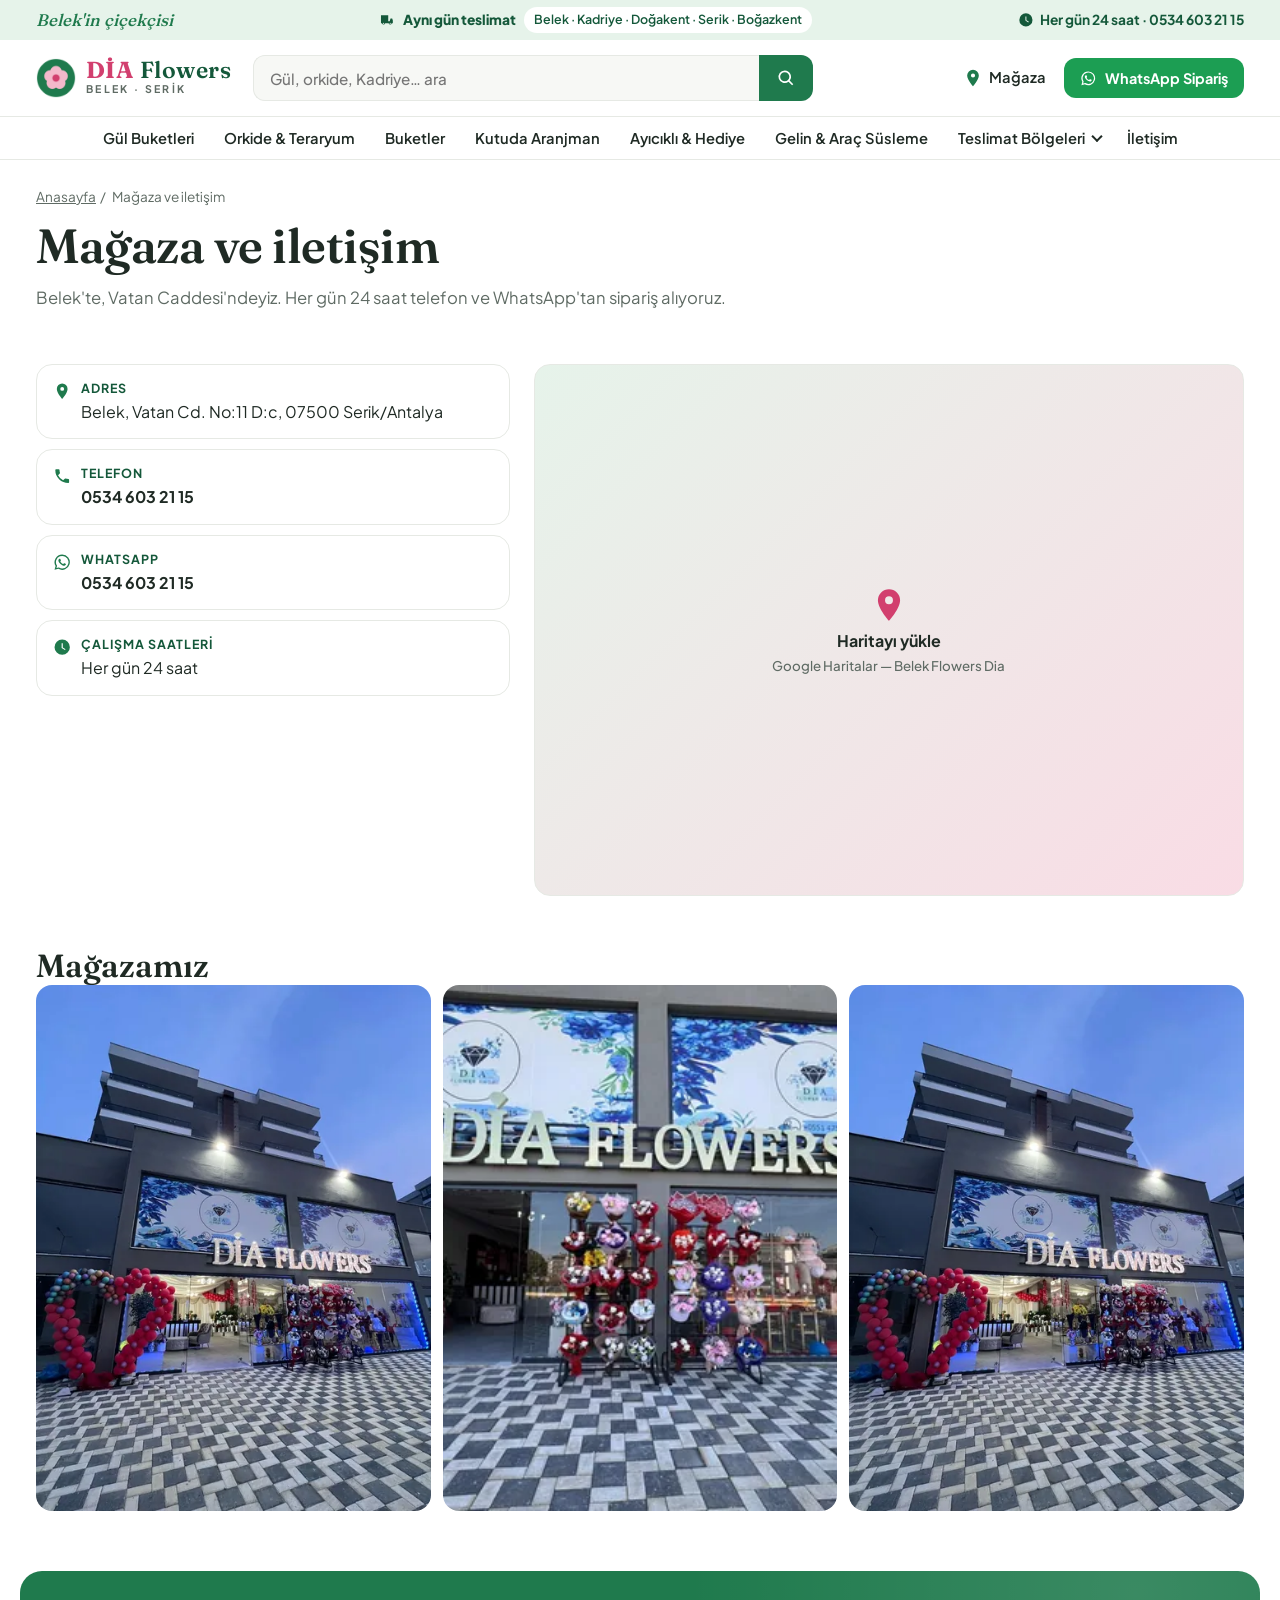
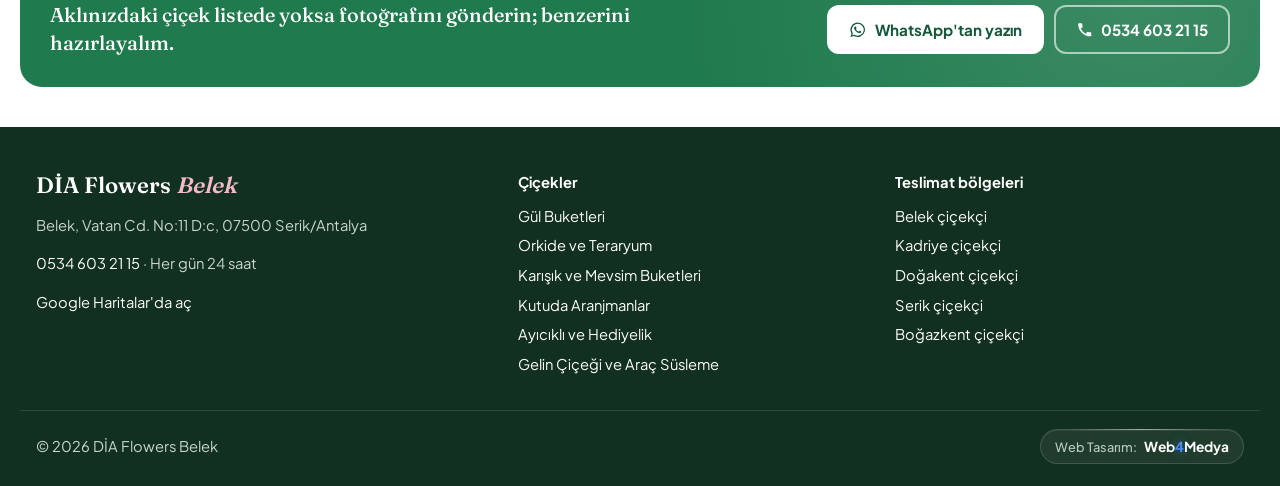
<file: iletisim/index.html>
<!doctype html>
<html lang="tr">
<head>
<meta charset="utf-8">
<meta name="viewport" content="width=device-width, initial-scale=1">
<title>Mağaza ve İletişim — Belek Vatan Caddesi | DİA Flowers</title>
<meta name="description" content="DİA Flowers Belek: Belek, Vatan Cd. No:11 D:c, 07500 Serik/Antalya. Telefon ve WhatsApp 0534 603 21 15, her gün 24 saat.">
<link rel="canonical" href="https://diabelekflowers.com/iletisim/">
<meta name="theme-color" content="#1F7A4D">
<meta property="og:type" content="website"><meta property="og:locale" content="tr_TR">
<meta property="og:title" content="Mağaza ve İletişim — Belek Vatan Caddesi | DİA Flowers"><meta property="og:description" content="DİA Flowers Belek: Belek, Vatan Cd. No:11 D:c, 07500 Serik/Antalya. Telefon ve WhatsApp 0534 603 21 15, her gün 24 saat.">
<meta property="og:url" content="https://diabelekflowers.com/iletisim/"><meta property="og:image" content="https://diabelekflowers.com/images/og.jpg">
<link rel="icon" href="../favicon.ico" sizes="any"><link rel="icon" type="image/png" sizes="192x192" href="../images/favicon-192.png">
<link rel="apple-touch-icon" href="../images/favicon-192.png">
<link rel="preload" href="../assets/fonts/fraunces-latin.woff2" as="font" type="font/woff2" crossorigin>
<link rel="stylesheet" href="../assets/css/site.css?v=712b834b">
<script type="application/ld+json">{"@context": "https://schema.org", "@type": "Florist", "@id": "https://diabelekflowers.com/#isletme", "name": "DİA Flowers Belek", "alternateName": ["Belek Flowers Dia", "Serik DİA Flowers"], "url": "https://diabelekflowers.com/", "telephone": "+90 534 603 21 15", "email": "info@serikdiaflowers.com", "address": {"@type": "PostalAddress", "streetAddress": "Belek, Vatan Cd. No:11 D:c", "postalCode": "07500", "addressLocality": "Serik", "addressRegion": "Antalya", "addressCountry": "TR"}, "geo": {"@type": "GeoCoordinates", "latitude": 36.860642, "longitude": 31.060966}, "hasMap": "https://maps.google.com/?cid=12766109161344211274", "priceRange": "1.300 TL – 8.600 TL", "openingHoursSpecification": {"@type": "OpeningHoursSpecification", "dayOfWeek": ["Monday", "Tuesday", "Wednesday", "Thursday", "Friday", "Saturday", "Sunday"], "opens": "00:00", "closes": "23:59"}, "image": "https://diabelekflowers.com/images/magaza-900.webp", "areaServed": [{"@type": "Place", "name": "Belek, Serik, Antalya"}, {"@type": "Place", "name": "Kadriye, Serik, Antalya"}, {"@type": "Place", "name": "Doğakent, Serik, Antalya"}, {"@type": "Place", "name": "Serik, Serik, Antalya"}, {"@type": "Place", "name": "Boğazkent, Serik, Antalya"}]}</script><script type="application/ld+json">{"@context": "https://schema.org", "@type": "BreadcrumbList", "itemListElement": [{"@type": "ListItem", "position": 1, "name": "Anasayfa", "item": "https://diabelekflowers.com/"}, {"@type": "ListItem", "position": 2, "name": "Mağaza ve iletişim", "item": "https://diabelekflowers.com/iletisim/"}]}</script>
</head>
<body>
<a class="atla" href="#icerik">İçeriğe geç</a>
<div class="duyuru"><div class="kap duyuru-ic">
 <span class="duyuru-slogan">Belek'in çiçekçisi</span>
 <span class="duyuru-orta"><svg viewBox="0 0 24 24" aria-hidden="true"><path d="M3 5h11v9h2.2l1.3-4H20l1 3v4h-1.6a2.5 2.5 0 0 1-4.8 0H9.4a2.5 2.5 0 0 1-4.8 0H3zm4 13.2a1 1 0 1 0 0-2 1 1 0 0 0 0 2zm10 0a1 1 0 1 0 0-2 1 1 0 0 0 0 2z"/></svg><b>Aynı gün teslimat</b><span class="duyuru-ay">Belek · Kadriye · Doğakent · Serik · Boğazkent</span></span>
 <a class="duyuru-tel" href="tel:+905346032115"><svg viewBox="0 0 24 24" aria-hidden="true"><path d="M12 2a10 10 0 1 0 10 10A10 10 0 0 0 12 2zm.75 10.4 3.6 2.15-.75 1.25L11.25 13V7h1.5z"/></svg>Her gün 24 saat · 0534 603 21 15</a>
</div></div>
<header class="ust">
 <div class="kap ust-ic">
  <a class="logo" href="../" aria-label="DİA Flowers Belek anasayfa"><img src="../images/favicon-192.png" width="40" height="40" alt=""><span class="logo-y"><span class="logo-dia">DİA <i>Flowers</i></span><small>Belek · Serik</small></span></a>
  <form class="ara" role="search" action="../" data-kok="../" onsubmit="return false">
   <label class="atla" for="ara-g">Ürün, kategori ya da bölge ara</label>
   <input id="ara-g" type="search" placeholder="Gül, orkide, Kadriye… ara" autocomplete="off" enterkeyhint="search">
   <button type="submit" aria-label="Ara"><svg viewBox="0 0 24 24" aria-hidden="true"><path d="M10.5 3a7.5 7.5 0 0 1 5.9 12.1l4.3 4.3-1.4 1.4-4.3-4.3A7.5 7.5 0 1 1 10.5 3zm0 2a5.5 5.5 0 1 0 0 11 5.5 5.5 0 0 0 0-11z"/></svg></button>
   <div class="ara-sonuc" hidden></div>
  </form>
  <div class="ust-sag">
   <a class="ik-l" href="../iletisim/" aria-current="page"><svg viewBox="0 0 24 24" aria-hidden="true"><path d="M12 2a7 7 0 0 0-7 7c0 5.25 7 13 7 13s7-7.75 7-13a7 7 0 0 0-7-7zm0 9.5A2.5 2.5 0 1 1 12 6.5a2.5 2.5 0 0 1 0 5z"/></svg><span>Mağaza</span></a>
   <a class="dg dg-wa" href="https://wa.me/905346032115?text=Merhaba%2C%20%C3%A7i%C3%A7ek%20sipari%C5%9Fi%20vermek%20istiyorum." rel="noopener" target="_blank"><svg viewBox="0 0 24 24" aria-hidden="true"><path d="M12 2a10 10 0 0 0-8.6 15.1L2 22l5-1.3A10 10 0 1 0 12 2zm0 18.2a8.2 8.2 0 0 1-4.2-1.2l-.3-.2-3 .8.8-2.9-.2-.3A8.2 8.2 0 1 1 12 20.2zm4.5-6.1c-.25-.12-1.47-.72-1.7-.8-.23-.09-.4-.13-.56.12-.17.25-.64.8-.79.97-.14.17-.29.19-.54.06a6.7 6.7 0 0 1-3.3-2.9c-.25-.43.25-.4.71-1.33a.45.45 0 0 0-.02-.42c-.06-.12-.56-1.35-.77-1.85-.2-.48-.4-.42-.56-.42h-.47a.9.9 0 0 0-.65.3 2.7 2.7 0 0 0-.85 2.02 4.7 4.7 0 0 0 1 2.5 10.8 10.8 0 0 0 4.1 3.65c1.53.66 2.13.71 2.9.6.47-.07 1.47-.6 1.67-1.18.21-.58.21-1.08.15-1.18-.06-.1-.23-.17-.48-.29z"/></svg><span class="dg-yz">WhatsApp Sipariş</span></a>
   <button class="menu-d" type="button" aria-controls="menu" aria-expanded="false" aria-label="Menüyü aç"><svg viewBox="0 0 24 24" aria-hidden="true"><path d="M3 6h18v2H3zm0 5h18v2H3zm0 5h18v2H3z"/></svg></button>
  </div>
 </div>
 <nav class="menu" id="menu" aria-label="Kategoriler">
  <div class="kap menu-ic"><a href="../gul-buketleri/">Gül Buketleri</a><a href="../orkide-teraryum/">Orkide &amp; Teraryum</a><a href="../buketler/">Buketler</a><a href="../kutuda-aranjman/">Kutuda Aranjman</a><a href="../hediye-ayicikli/">Ayıcıklı &amp; Hediye</a><a href="../gelin-cicegi-arac-susleme/">Gelin &amp; Araç Süsleme</a>
   <div class="acilir"><button type="button" class="acilir-d" aria-expanded="false">Teslimat Bölgeleri</button><div class="acilir-ic"><a href="../">Belek</a><a href="../kadriye-cicekci/">Kadriye</a><a href="../dogakent-cicekci/">Doğakent</a><a href="../serik-cicekci/">Serik</a><a href="../bogazkent-cicekci/">Boğazkent</a></div></div>
   <a href="../iletisim/" class="menu-son">İletişim</a>
  </div>
 </nav>
</header>
<main id="icerik">
<section class="sb kap"><nav class="kirinti" aria-label="Sayfa yolu"><a href="../">Anasayfa</a> <span>/</span> <span aria-current="page">Mağaza ve iletişim</span></nav><h1>Mağaza ve iletişim</h1>
 <p class="sb-p">Belek'te, Vatan Caddesi'ndeyiz. Her gün 24 saat telefon ve WhatsApp'tan sipariş alıyoruz.</p></section>
<section class="bolum kap ilt">
 <ul class="bilgi bilgi-buyuk">
  <li><svg viewBox="0 0 24 24" aria-hidden="true"><path d="M12 2a7 7 0 0 0-7 7c0 5.25 7 13 7 13s7-7.75 7-13a7 7 0 0 0-7-7zm0 9.5A2.5 2.5 0 1 1 12 6.5a2.5 2.5 0 0 1 0 5z"/></svg><span><b>Adres</b>Belek, Vatan Cd. No:11 D:c, 07500 Serik/Antalya</span></li>
  <li><svg viewBox="0 0 24 24" aria-hidden="true"><path d="M6.6 10.8a15.1 15.1 0 0 0 6.6 6.6l2.2-2.2a1 1 0 0 1 1-.25 11.4 11.4 0 0 0 3.6.57 1 1 0 0 1 1 1V20a1 1 0 0 1-1 1A17 17 0 0 1 3 4a1 1 0 0 1 1-1h3.5a1 1 0 0 1 1 1c0 1.25.2 2.45.57 3.57a1 1 0 0 1-.25 1z"/></svg><span><b>Telefon</b><a href="tel:+905346032115">0534 603 21 15</a></span></li>
  <li><svg viewBox="0 0 24 24" aria-hidden="true"><path d="M12 2a10 10 0 0 0-8.6 15.1L2 22l5-1.3A10 10 0 1 0 12 2zm0 18.2a8.2 8.2 0 0 1-4.2-1.2l-.3-.2-3 .8.8-2.9-.2-.3A8.2 8.2 0 1 1 12 20.2zm4.5-6.1c-.25-.12-1.47-.72-1.7-.8-.23-.09-.4-.13-.56.12-.17.25-.64.8-.79.97-.14.17-.29.19-.54.06a6.7 6.7 0 0 1-3.3-2.9c-.25-.43.25-.4.71-1.33a.45.45 0 0 0-.02-.42c-.06-.12-.56-1.35-.77-1.85-.2-.48-.4-.42-.56-.42h-.47a.9.9 0 0 0-.65.3 2.7 2.7 0 0 0-.85 2.02 4.7 4.7 0 0 0 1 2.5 10.8 10.8 0 0 0 4.1 3.65c1.53.66 2.13.71 2.9.6.47-.07 1.47-.6 1.67-1.18.21-.58.21-1.08.15-1.18-.06-.1-.23-.17-.48-.29z"/></svg><span><b>WhatsApp</b><a href="https://wa.me/905346032115?text=Merhaba%2C%20%C3%A7i%C3%A7ek%20sipari%C5%9Fi%20vermek%20istiyorum." rel="noopener" target="_blank">0534 603 21 15</a></span></li>
  <li><svg viewBox="0 0 24 24" aria-hidden="true"><path d="M12 2a10 10 0 1 0 10 10A10 10 0 0 0 12 2zm.75 10.4 3.6 2.15-.75 1.25L11.25 13V7h1.5z"/></svg><span><b>Çalışma saatleri</b>Her gün 24 saat</span></li>
 </ul>
 <div class="harita" data-src="https://www.google.com/maps/embed?pb=!1m18!1m12!1m3!1d3192.2413163143233!2d31.06096647576717!3d36.860642264290156!2m3!1f0!2f0!3f0!3m2!1i1024!2i768!4f13.1!3m3!1m2!1s0x14c3633cf203a503%3A0xb12a54a4fdc8194a!2sBelek%20Flowers%20Dia!5e0!3m2!1str!2str!4v1791854930245!5m2!1str!2str">
 <button type="button" class="harita-d"><svg viewBox="0 0 24 24" aria-hidden="true"><path d="M12 2a7 7 0 0 0-7 7c0 5.25 7 13 7 13s7-7.75 7-13a7 7 0 0 0-7-7zm0 9.5A2.5 2.5 0 1 1 12 6.5a2.5 2.5 0 0 1 0 5z"/></svg><span>Haritayı yükle</span><small>Google Haritalar — Belek Flowers Dia</small></button>
</div>
</section>
<section class="bolum kap"><h2>Mağazamız</h2><div class="mg-izgara"><figure><img class="" src="../images/magaza-900.webp" srcset="../images/magaza-480.webp 480w, ../images/magaza-900.webp 900w" sizes="(max-width:640px) 100vw, 380px" width="900" height="1200" alt="DİA Flowers Belek mağazası, akşam" loading="lazy" decoding="async"></figure><figure><img class="" src="../images/dukkan1-900.webp" srcset="../images/dukkan1-480.webp 480w, ../images/dukkan1-900.webp 900w" sizes="(max-width:640px) 100vw, 380px" width="900" height="675" alt="DİA Flowers mağaza vitrini" loading="lazy" decoding="async"></figure><figure><img class="" src="../images/dukkan2-900.webp" srcset="../images/dukkan2-480.webp 480w, ../images/dukkan2-900.webp 900w" sizes="(max-width:640px) 100vw, 380px" width="900" height="1200" alt="DİA Flowers mağaza önü" loading="lazy" decoding="async"></figure></div></section>
<section class="cta kap"><p>Aklınızdaki çiçek listede yoksa fotoğrafını gönderin; benzerini hazırlayalım.</p>
 <div><a class="btn btn-wa" href="https://wa.me/905346032115?text=Merhaba%2C%20%C3%B6zel%20bir%20%C3%A7i%C3%A7ek%20sipari%C5%9Fi%20i%C3%A7in%20bilgi%20almak%20istiyorum." rel="noopener" target="_blank"><svg viewBox="0 0 24 24" aria-hidden="true"><path d="M12 2a10 10 0 0 0-8.6 15.1L2 22l5-1.3A10 10 0 1 0 12 2zm0 18.2a8.2 8.2 0 0 1-4.2-1.2l-.3-.2-3 .8.8-2.9-.2-.3A8.2 8.2 0 1 1 12 20.2zm4.5-6.1c-.25-.12-1.47-.72-1.7-.8-.23-.09-.4-.13-.56.12-.17.25-.64.8-.79.97-.14.17-.29.19-.54.06a6.7 6.7 0 0 1-3.3-2.9c-.25-.43.25-.4.71-1.33a.45.45 0 0 0-.02-.42c-.06-.12-.56-1.35-.77-1.85-.2-.48-.4-.42-.56-.42h-.47a.9.9 0 0 0-.65.3 2.7 2.7 0 0 0-.85 2.02 4.7 4.7 0 0 0 1 2.5 10.8 10.8 0 0 0 4.1 3.65c1.53.66 2.13.71 2.9.6.47-.07 1.47-.6 1.67-1.18.21-.58.21-1.08.15-1.18-.06-.1-.23-.17-.48-.29z"/></svg>WhatsApp'tan yazın</a>
 <a class="btn btn-acik" href="tel:+905346032115"><svg viewBox="0 0 24 24" aria-hidden="true"><path d="M6.6 10.8a15.1 15.1 0 0 0 6.6 6.6l2.2-2.2a1 1 0 0 1 1-.25 11.4 11.4 0 0 0 3.6.57 1 1 0 0 1 1 1V20a1 1 0 0 1-1 1A17 17 0 0 1 3 4a1 1 0 0 1 1-1h3.5a1 1 0 0 1 1 1c0 1.25.2 2.45.57 3.57a1 1 0 0 1-.25 1z"/></svg>0534 603 21 15</a></div></section>
</main>
<footer class="alt">
 <div class="kap alt-izgara">
  <div><p class="alt-logo">DİA Flowers <em>Belek</em></p>
   <p>Belek, Vatan Cd. No:11 D:c, 07500 Serik/Antalya</p>
   <p><a href="tel:+905346032115">0534 603 21 15</a> · Her gün 24 saat</p>
   <p><a href="https://maps.google.com/?cid=12766109161344211274" rel="noopener" target="_blank">Google Haritalar'da aç</a></p></div>
  <div><p class="alt-bas">Çiçekler</p><ul><li><a href="../gul-buketleri/">Gül Buketleri</a></li><li><a href="../orkide-teraryum/">Orkide ve Teraryum</a></li><li><a href="../buketler/">Karışık ve Mevsim Buketleri</a></li><li><a href="../kutuda-aranjman/">Kutuda Aranjmanlar</a></li><li><a href="../hediye-ayicikli/">Ayıcıklı ve Hediyelik</a></li><li><a href="../gelin-cicegi-arac-susleme/">Gelin Çiçeği ve Araç Süsleme</a></li></ul></div>
  <div><p class="alt-bas">Teslimat bölgeleri</p><ul><li><a href="../">Belek çiçekçi</a></li><li><a href="../kadriye-cicekci/">Kadriye çiçekçi</a></li><li><a href="../dogakent-cicekci/">Doğakent çiçekçi</a></li><li><a href="../serik-cicekci/">Serik çiçekçi</a></li><li><a href="../bogazkent-cicekci/">Boğazkent çiçekçi</a></li></ul></div>
 </div>
 <div class="kap alt-son"><span>© 2026 DİA Flowers Belek</span>
  <div class="w4"><div class="w4-bag"><span class="w4-etiket">Web Tasarım:</span> <a class="w4-ad" href="https://www.web4medya.com/" target="_blank" rel="noopener"><span class="w4-d">Web<b>4</b>Medya</span></a></div></div>
 </div>
</footer>
<div class="dock" aria-label="Hızlı iletişim">
 <a class="dock-ara" href="tel:+905346032115"><span class="dock-ik"><svg viewBox="0 0 24 24" aria-hidden="true"><path d="M6.6 10.8a15.1 15.1 0 0 0 6.6 6.6l2.2-2.2a1 1 0 0 1 1-.25 11.4 11.4 0 0 0 3.6.57 1 1 0 0 1 1 1V20a1 1 0 0 1-1 1A17 17 0 0 1 3 4a1 1 0 0 1 1-1h3.5a1 1 0 0 1 1 1c0 1.25.2 2.45.57 3.57a1 1 0 0 1-.25 1z"/></svg></span><span class="dock-y"><b>Hemen Ara</b><small>0534 603 21 15</small></span></a>
 <a class="dock-wa" href="https://wa.me/905346032115?text=Merhaba%2C%20%C3%A7i%C3%A7ek%20sipari%C5%9Fi%20vermek%20istiyorum." rel="noopener" target="_blank"><span class="dock-ik"><svg viewBox="0 0 24 24" aria-hidden="true"><path d="M12 2a10 10 0 0 0-8.6 15.1L2 22l5-1.3A10 10 0 1 0 12 2zm0 18.2a8.2 8.2 0 0 1-4.2-1.2l-.3-.2-3 .8.8-2.9-.2-.3A8.2 8.2 0 1 1 12 20.2zm4.5-6.1c-.25-.12-1.47-.72-1.7-.8-.23-.09-.4-.13-.56.12-.17.25-.64.8-.79.97-.14.17-.29.19-.54.06a6.7 6.7 0 0 1-3.3-2.9c-.25-.43.25-.4.71-1.33a.45.45 0 0 0-.02-.42c-.06-.12-.56-1.35-.77-1.85-.2-.48-.4-.42-.56-.42h-.47a.9.9 0 0 0-.65.3 2.7 2.7 0 0 0-.85 2.02 4.7 4.7 0 0 0 1 2.5 10.8 10.8 0 0 0 4.1 3.65c1.53.66 2.13.71 2.9.6.47-.07 1.47-.6 1.67-1.18.21-.58.21-1.08.15-1.18-.06-.1-.23-.17-.48-.29z"/></svg></span><span class="dock-y"><b>WhatsApp</b><small>Sipariş yazın</small></span></a>
</div>
<script src="../assets/js/site.js?v=e97d2e6a" defer></script>
</body>
</html>
</file>
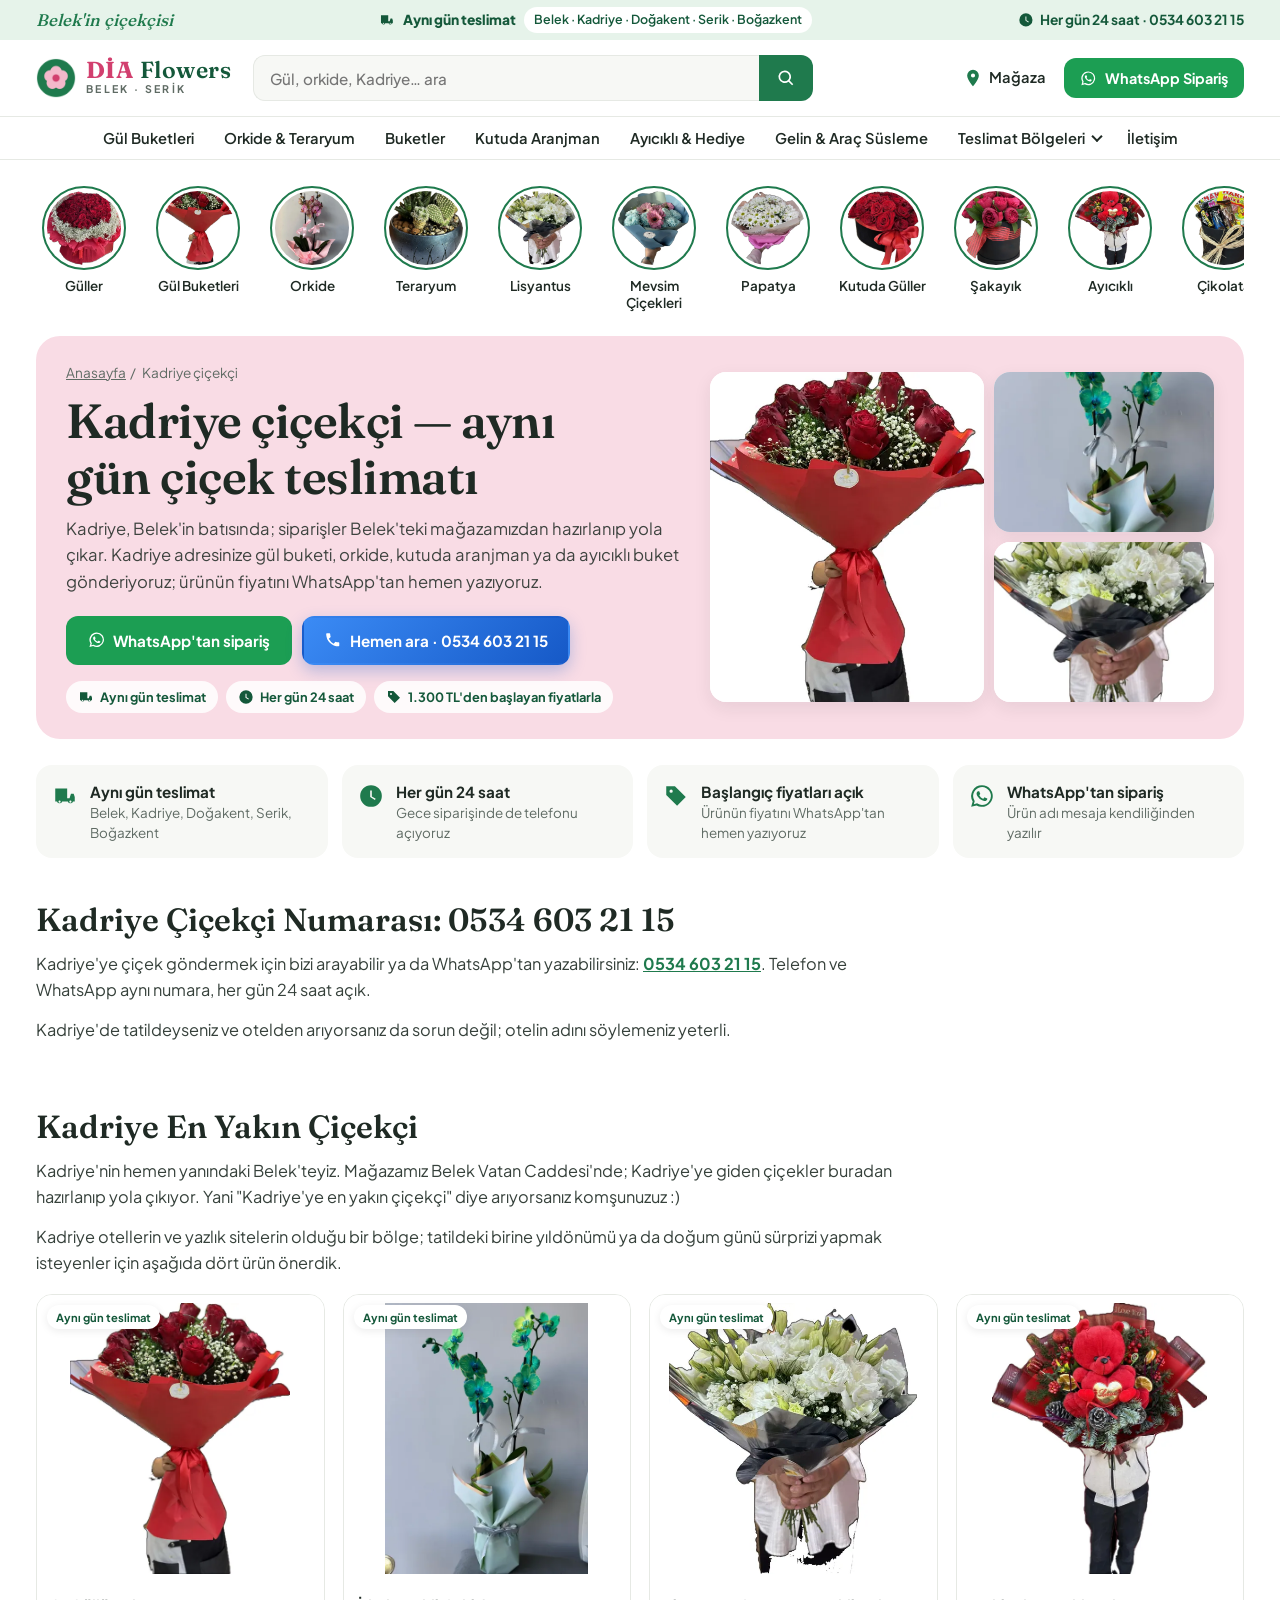
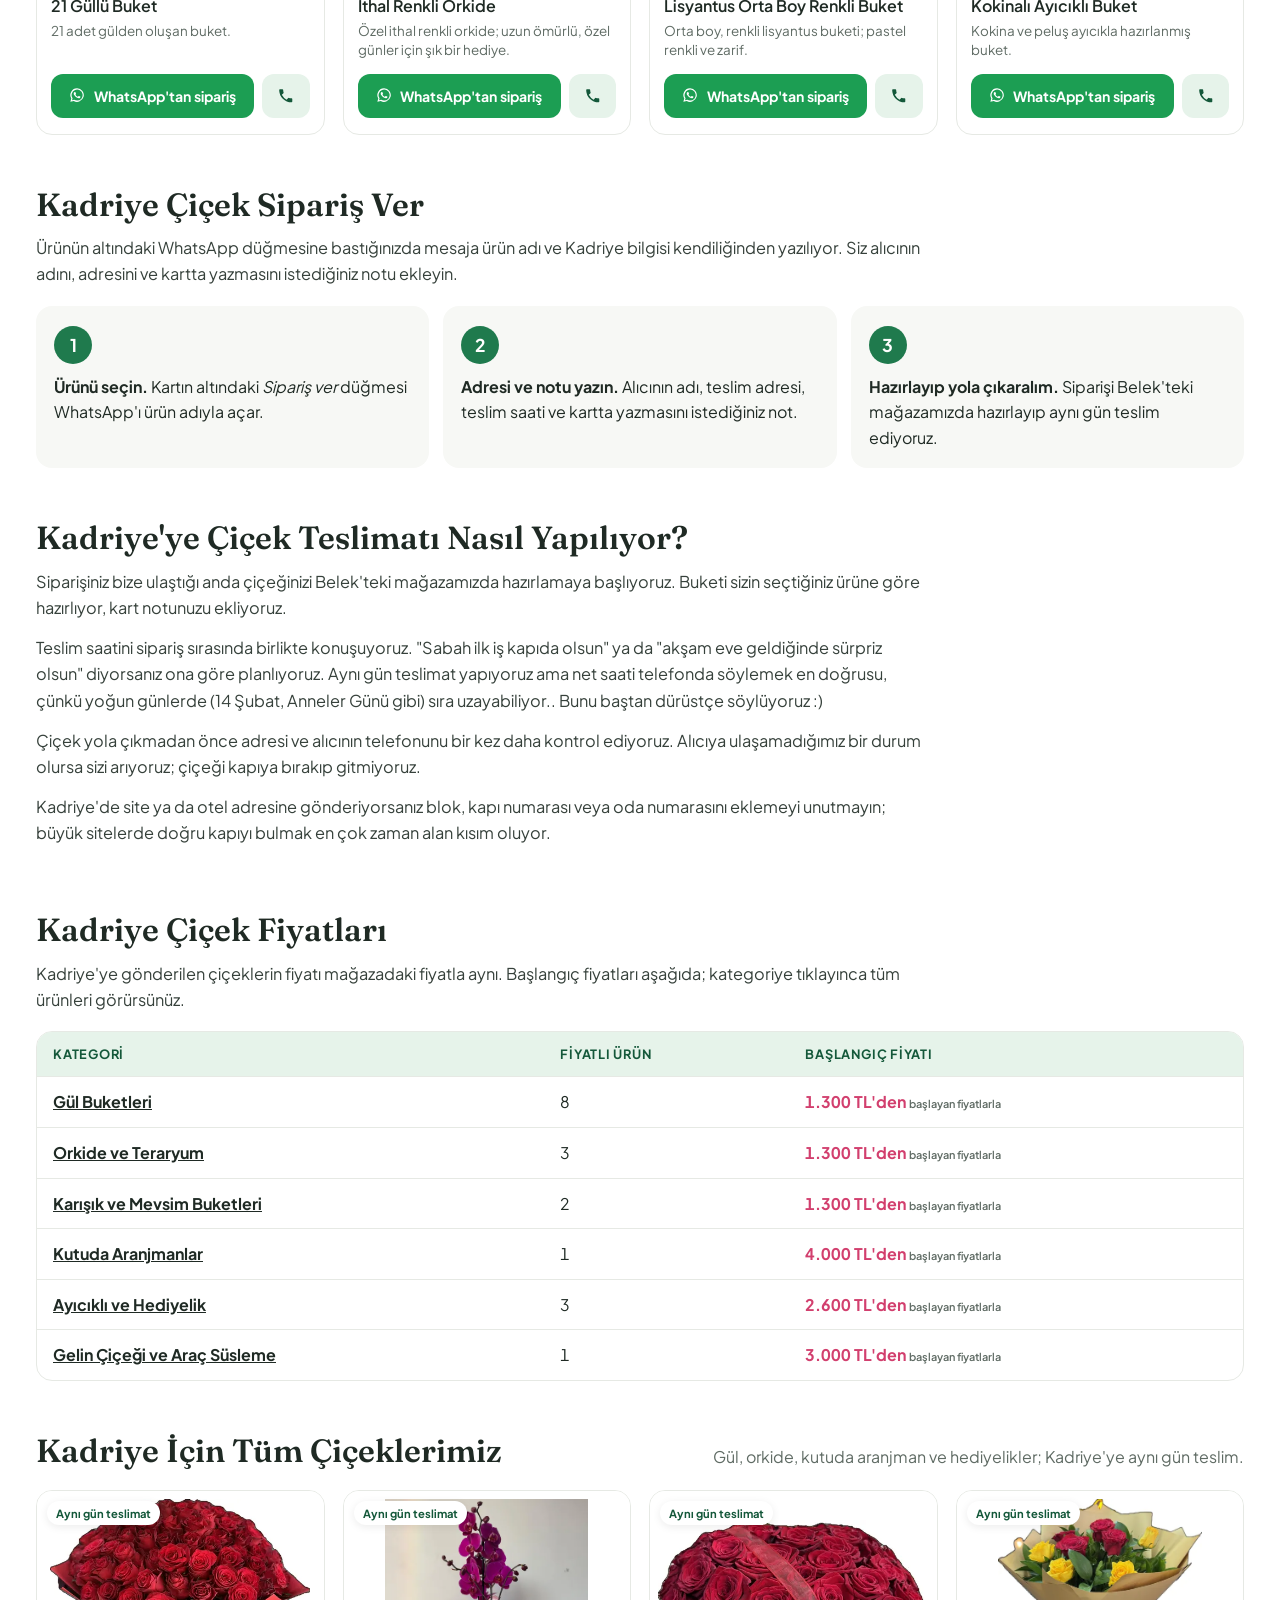
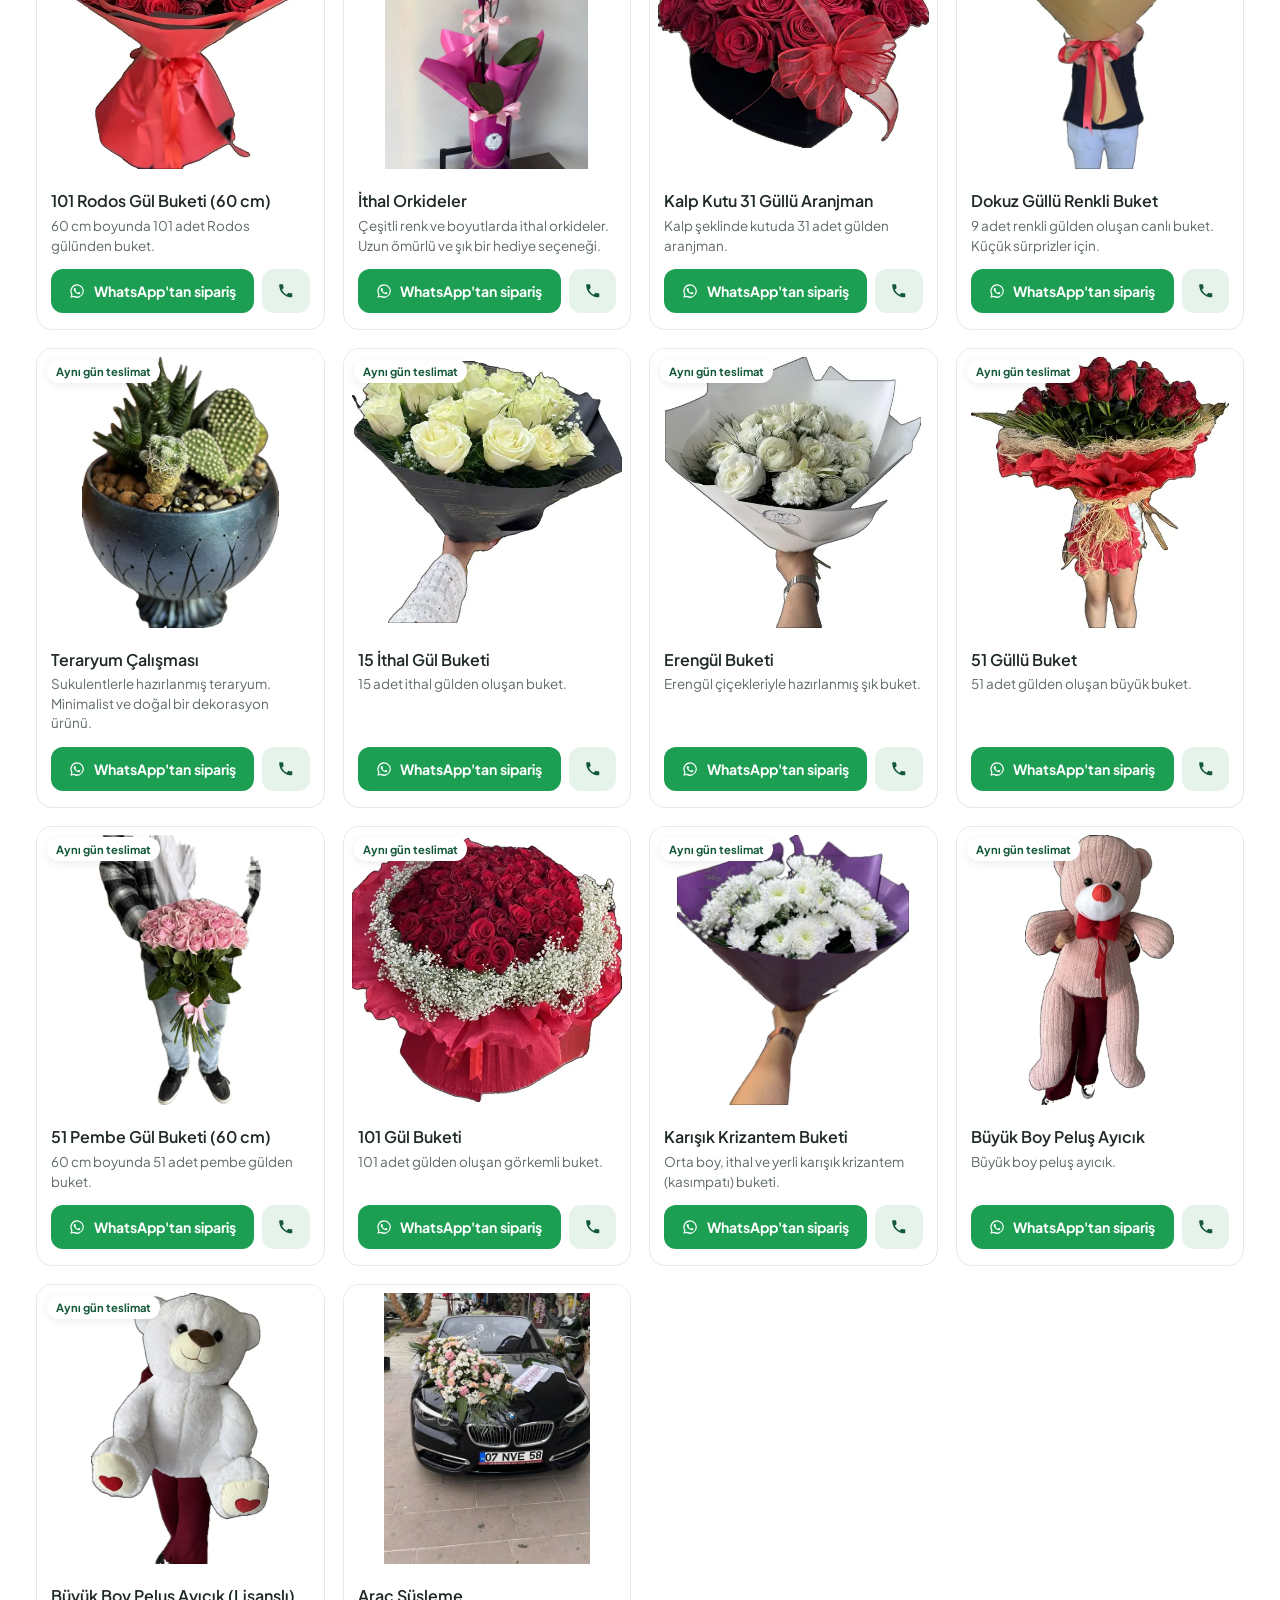
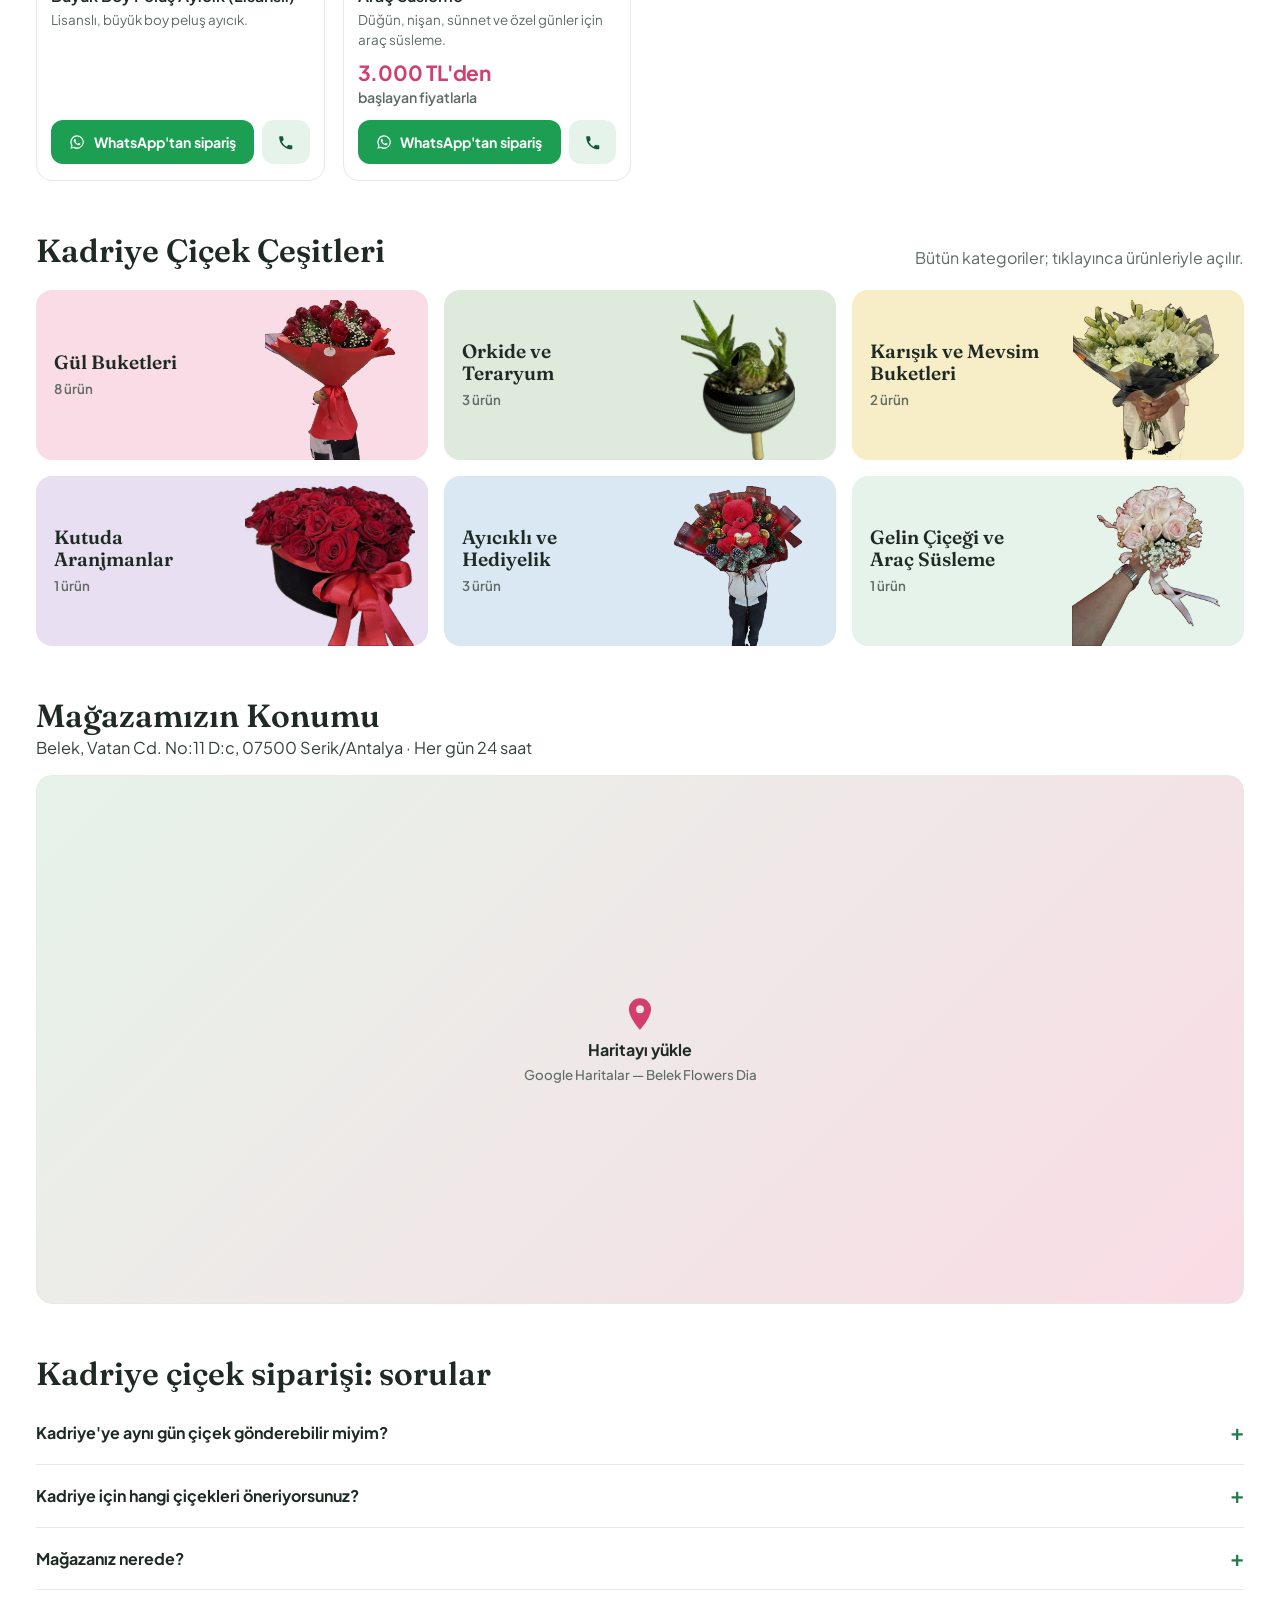
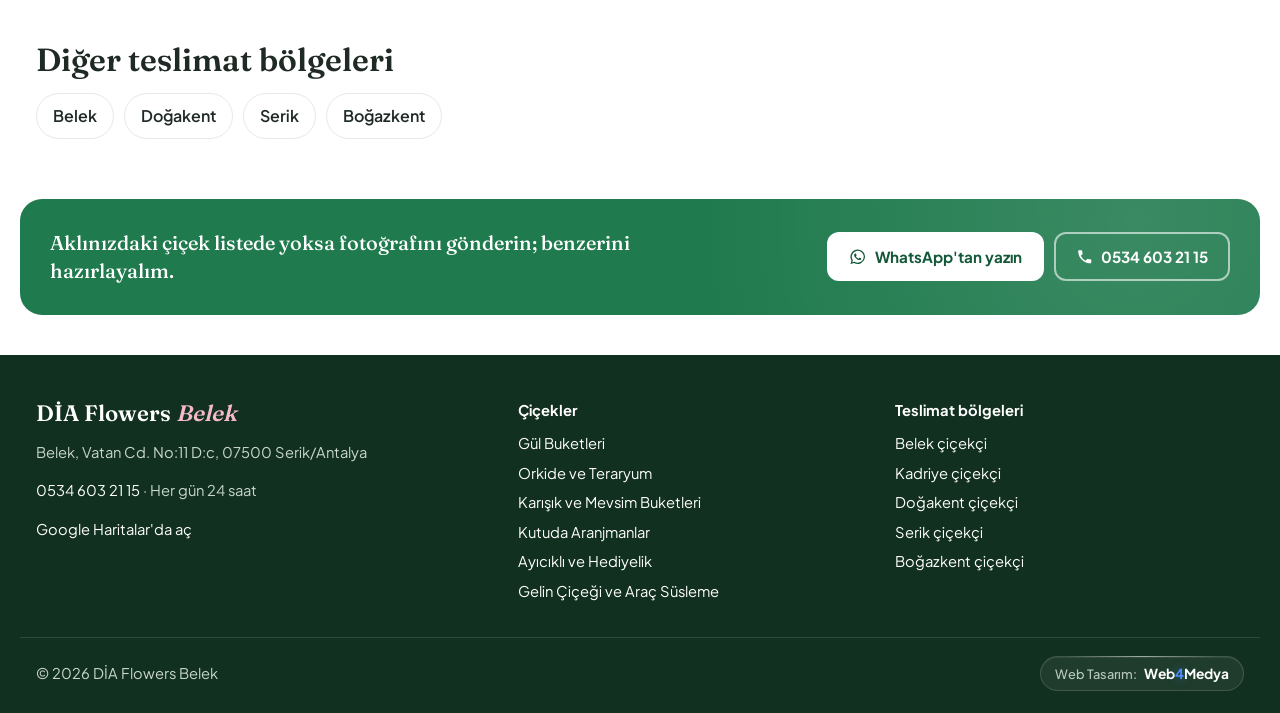
<file: kadriye-cicekci/index.html>
<!doctype html>
<html lang="tr">
<head>
<meta charset="utf-8">
<meta name="viewport" content="width=device-width, initial-scale=1">
<title>Kadriye Çiçekçi — Aynı Gün Çiçek Teslimatı | DİA Flowers</title>
<meta name="description" content="Kadriye çiçek siparişi: gül buketi, orkide ve kutuda aranjman aynı gün adrese. Belek&#x27;teki DİA Flowers mağazasından; WhatsApp&#x27;tan sipariş, her gün 24 saat.">
<link rel="canonical" href="https://diabelekflowers.com/kadriye-cicekci/">
<meta name="theme-color" content="#1F7A4D">
<meta property="og:type" content="website"><meta property="og:locale" content="tr_TR">
<meta property="og:title" content="Kadriye Çiçekçi — Aynı Gün Çiçek Teslimatı | DİA Flowers"><meta property="og:description" content="Kadriye çiçek siparişi: gül buketi, orkide ve kutuda aranjman aynı gün adrese. Belek&#x27;teki DİA Flowers mağazasından; WhatsApp&#x27;tan sipariş, her gün 24 saat.">
<meta property="og:url" content="https://diabelekflowers.com/kadriye-cicekci/"><meta property="og:image" content="https://diabelekflowers.com/images/og.jpg">
<link rel="icon" href="../favicon.ico" sizes="any"><link rel="icon" type="image/png" sizes="192x192" href="../images/favicon-192.png">
<link rel="apple-touch-icon" href="../images/favicon-192.png">
<link rel="preload" href="../assets/fonts/fraunces-latin.woff2" as="font" type="font/woff2" crossorigin>
<link rel="stylesheet" href="../assets/css/site.css?v=712b834b">
<script type="application/ld+json">{"@context": "https://schema.org", "@type": "Florist", "@id": "https://diabelekflowers.com/#isletme", "name": "DİA Flowers Belek", "alternateName": ["Belek Flowers Dia", "Serik DİA Flowers"], "url": "https://diabelekflowers.com/", "telephone": "+90 534 603 21 15", "email": "info@serikdiaflowers.com", "address": {"@type": "PostalAddress", "streetAddress": "Belek, Vatan Cd. No:11 D:c", "postalCode": "07500", "addressLocality": "Serik", "addressRegion": "Antalya", "addressCountry": "TR"}, "geo": {"@type": "GeoCoordinates", "latitude": 36.860642, "longitude": 31.060966}, "hasMap": "https://maps.google.com/?cid=12766109161344211274", "priceRange": "1.300 TL – 8.600 TL", "openingHoursSpecification": {"@type": "OpeningHoursSpecification", "dayOfWeek": ["Monday", "Tuesday", "Wednesday", "Thursday", "Friday", "Saturday", "Sunday"], "opens": "00:00", "closes": "23:59"}, "image": "https://diabelekflowers.com/images/magaza-900.webp"}</script><script type="application/ld+json">{"@context": "https://schema.org", "@type": "BreadcrumbList", "itemListElement": [{"@type": "ListItem", "position": 1, "name": "Anasayfa", "item": "https://diabelekflowers.com/"}, {"@type": "ListItem", "position": 2, "name": "Kadriye çiçekçi", "item": "https://diabelekflowers.com/kadriye-cicekci/"}]}</script><script type="application/ld+json">{"@context": "https://schema.org", "@type": "FAQPage", "mainEntity": [{"@type": "Question", "name": "Kadriye'ye aynı gün çiçek gönderebilir miyim?", "acceptedAnswer": {"@type": "Answer", "text": "Evet. Siparişi WhatsApp'tan ya da telefonla verin; teslim saatini sipariş sırasında söylüyoruz."}}, {"@type": "Question", "name": "Kadriye için hangi çiçekleri öneriyorsunuz?", "acceptedAnswer": {"@type": "Answer", "text": "Bu sayfada önerdiğimiz dört ürün: 21 Güllü Buket, İthal Renkli Orkide, Lisyantus Orta Boy Renkli Buket, Kokinalı Ayıcıklı Buket."}}, {"@type": "Question", "name": "Mağazanız nerede?", "acceptedAnswer": {"@type": "Answer", "text": "Mağazamız Belek, Vatan Cd. No:11 D:c, Serik/Antalya adresinde. Her gün 24 saat açığız."}}]}</script>
</head>
<body>
<a class="atla" href="#icerik">İçeriğe geç</a>
<div class="duyuru"><div class="kap duyuru-ic">
 <span class="duyuru-slogan">Belek'in çiçekçisi</span>
 <span class="duyuru-orta"><svg viewBox="0 0 24 24" aria-hidden="true"><path d="M3 5h11v9h2.2l1.3-4H20l1 3v4h-1.6a2.5 2.5 0 0 1-4.8 0H9.4a2.5 2.5 0 0 1-4.8 0H3zm4 13.2a1 1 0 1 0 0-2 1 1 0 0 0 0 2zm10 0a1 1 0 1 0 0-2 1 1 0 0 0 0 2z"/></svg><b>Aynı gün teslimat</b><span class="duyuru-ay">Belek · Kadriye · Doğakent · Serik · Boğazkent</span></span>
 <a class="duyuru-tel" href="tel:+905346032115"><svg viewBox="0 0 24 24" aria-hidden="true"><path d="M12 2a10 10 0 1 0 10 10A10 10 0 0 0 12 2zm.75 10.4 3.6 2.15-.75 1.25L11.25 13V7h1.5z"/></svg>Her gün 24 saat · 0534 603 21 15</a>
</div></div>
<header class="ust">
 <div class="kap ust-ic">
  <a class="logo" href="../" aria-label="DİA Flowers Belek anasayfa"><img src="../images/favicon-192.png" width="40" height="40" alt=""><span class="logo-y"><span class="logo-dia">DİA <i>Flowers</i></span><small>Belek · Serik</small></span></a>
  <form class="ara" role="search" action="../" data-kok="../" onsubmit="return false">
   <label class="atla" for="ara-g">Ürün, kategori ya da bölge ara</label>
   <input id="ara-g" type="search" placeholder="Gül, orkide, Kadriye… ara" autocomplete="off" enterkeyhint="search">
   <button type="submit" aria-label="Ara"><svg viewBox="0 0 24 24" aria-hidden="true"><path d="M10.5 3a7.5 7.5 0 0 1 5.9 12.1l4.3 4.3-1.4 1.4-4.3-4.3A7.5 7.5 0 1 1 10.5 3zm0 2a5.5 5.5 0 1 0 0 11 5.5 5.5 0 0 0 0-11z"/></svg></button>
   <div class="ara-sonuc" hidden></div>
  </form>
  <div class="ust-sag">
   <a class="ik-l" href="../iletisim/"><svg viewBox="0 0 24 24" aria-hidden="true"><path d="M12 2a7 7 0 0 0-7 7c0 5.25 7 13 7 13s7-7.75 7-13a7 7 0 0 0-7-7zm0 9.5A2.5 2.5 0 1 1 12 6.5a2.5 2.5 0 0 1 0 5z"/></svg><span>Mağaza</span></a>
   <a class="dg dg-wa" href="https://wa.me/905346032115?text=Merhaba%2C%20%C3%A7i%C3%A7ek%20sipari%C5%9Fi%20vermek%20istiyorum." rel="noopener" target="_blank"><svg viewBox="0 0 24 24" aria-hidden="true"><path d="M12 2a10 10 0 0 0-8.6 15.1L2 22l5-1.3A10 10 0 1 0 12 2zm0 18.2a8.2 8.2 0 0 1-4.2-1.2l-.3-.2-3 .8.8-2.9-.2-.3A8.2 8.2 0 1 1 12 20.2zm4.5-6.1c-.25-.12-1.47-.72-1.7-.8-.23-.09-.4-.13-.56.12-.17.25-.64.8-.79.97-.14.17-.29.19-.54.06a6.7 6.7 0 0 1-3.3-2.9c-.25-.43.25-.4.71-1.33a.45.45 0 0 0-.02-.42c-.06-.12-.56-1.35-.77-1.85-.2-.48-.4-.42-.56-.42h-.47a.9.9 0 0 0-.65.3 2.7 2.7 0 0 0-.85 2.02 4.7 4.7 0 0 0 1 2.5 10.8 10.8 0 0 0 4.1 3.65c1.53.66 2.13.71 2.9.6.47-.07 1.47-.6 1.67-1.18.21-.58.21-1.08.15-1.18-.06-.1-.23-.17-.48-.29z"/></svg><span class="dg-yz">WhatsApp Sipariş</span></a>
   <button class="menu-d" type="button" aria-controls="menu" aria-expanded="false" aria-label="Menüyü aç"><svg viewBox="0 0 24 24" aria-hidden="true"><path d="M3 6h18v2H3zm0 5h18v2H3zm0 5h18v2H3z"/></svg></button>
  </div>
 </div>
 <nav class="menu" id="menu" aria-label="Kategoriler">
  <div class="kap menu-ic"><a href="../gul-buketleri/">Gül Buketleri</a><a href="../orkide-teraryum/">Orkide &amp; Teraryum</a><a href="../buketler/">Buketler</a><a href="../kutuda-aranjman/">Kutuda Aranjman</a><a href="../hediye-ayicikli/">Ayıcıklı &amp; Hediye</a><a href="../gelin-cicegi-arac-susleme/">Gelin &amp; Araç Süsleme</a>
   <div class="acilir"><button type="button" class="acilir-d" aria-expanded="false">Teslimat Bölgeleri</button><div class="acilir-ic"><a href="../">Belek</a><a href="../kadriye-cicekci/">Kadriye</a><a href="../dogakent-cicekci/">Doğakent</a><a href="../serik-cicekci/">Serik</a><a href="../bogazkent-cicekci/">Boğazkent</a></div></div>
   <a href="../iletisim/" class="menu-son">İletişim</a>
  </div>
 </nav>
</header>
<main id="icerik">
<section class="kap balonlar" aria-label="Çiçek kategorileri"><div class="balon-serit"><a class="balon" href="../gul-buketleri/"><span class="balon-g"><img class="" src="../images/101gul-900.webp" srcset="../images/101gul-480.webp 480w, ../images/101gul-900.webp 900w" sizes="96px" width="900" height="880" alt="Güller" loading="lazy" decoding="async"></span><span>Güller</span></a><a class="balon" href="../gul-buketleri/"><span class="balon-g"><img class="" src="../images/21gullu1-900.webp" srcset="../images/21gullu1-480.webp 480w, ../images/21gullu1-900.webp 900w" sizes="96px" width="900" height="1105" alt="Gül Buketleri" loading="lazy" decoding="async"></span><span>Gül Buketleri</span></a><a class="balon" href="../orkide-teraryum/"><span class="balon-g"><img class="" src="../images/orkide2-900.webp" srcset="../images/orkide2-480.webp 480w, ../images/orkide2-900.webp 900w" sizes="96px" width="900" height="1200" alt="Orkide" loading="lazy" decoding="async"></span><span>Orkide</span></a><a class="balon" href="../orkide-teraryum/"><span class="balon-g"><img class="" src="../images/tereryum1-900.webp" srcset="../images/tereryum1-480.webp 480w, ../images/tereryum1-900.webp 900w" sizes="96px" width="900" height="1233" alt="Teraryum" loading="lazy" decoding="async"></span><span>Teraryum</span></a><a class="balon" href="../buketler/"><span class="balon-g"><img class="" src="../images/lisyantus1-900.webp" srcset="../images/lisyantus1-480.webp 480w, ../images/lisyantus1-900.webp 900w" sizes="96px" width="900" height="982" alt="Lisyantus" loading="lazy" decoding="async"></span><span>Lisyantus</span></a><a class="balon" href="../buketler/"><span class="balon-g"><img class="" src="../images/mevsimcicekleri1-900.webp" srcset="../images/mevsimcicekleri1-480.webp 480w, ../images/mevsimcicekleri1-900.webp 900w" sizes="96px" width="900" height="958" alt="Mevsim Çiçekleri" loading="lazy" decoding="async"></span><span>Mevsim Çiçekleri</span></a><a class="balon" href="../buketler/"><span class="balon-g"><img class="" src="../images/papatya-900.webp" srcset="../images/papatya-480.webp 480w, ../images/papatya-900.webp 900w" sizes="96px" width="900" height="858" alt="Papatya" loading="lazy" decoding="async"></span><span>Papatya</span></a><a class="balon" href="../kutuda-aranjman/"><span class="balon-g"><img class="" src="../images/kutudakirmiziarajman-900.webp" srcset="../images/kutudakirmiziarajman-480.webp 480w, ../images/kutudakirmiziarajman-900.webp 900w" sizes="96px" width="900" height="848" alt="Kutuda Güller" loading="lazy" decoding="async"></span><span>Kutuda Güller</span></a><a class="balon" href="../kutuda-aranjman/"><span class="balon-g"><img class="" src="../images/sakayim1-900.webp" srcset="../images/sakayim1-480.webp 480w, ../images/sakayim1-900.webp 900w" sizes="96px" width="900" height="1023" alt="Şakayık" loading="lazy" decoding="async"></span><span>Şakayık</span></a><a class="balon" href="../hediye-ayicikli/"><span class="balon-g"><img class="" src="../images/kokoinali-900.webp" srcset="../images/kokoinali-480.webp 480w, ../images/kokoinali-900.webp 900w" sizes="96px" width="900" height="1131" alt="Ayıcıklı" loading="lazy" decoding="async"></span><span>Ayıcıklı</span></a><a class="balon" href="../hediye-ayicikli/"><span class="balon-g"><img class="" src="../images/cikolata1-900.webp" srcset="../images/cikolata1-480.webp 480w, ../images/cikolata1-900.webp 900w" sizes="96px" width="900" height="1152" alt="Çikolata" loading="lazy" decoding="async"></span><span>Çikolata</span></a><a class="balon" href="../gelin-cicegi-arac-susleme/"><span class="balon-g"><img class="" src="../images/gelin1-900.webp" srcset="../images/gelin1-480.webp 480w, ../images/gelin1-900.webp 900w" sizes="96px" width="900" height="968" alt="Gelin Çiçeği" loading="lazy" decoding="async"></span><span>Gelin Çiçeği</span></a><a class="balon" href="../gelin-cicegi-arac-susleme/"><span class="balon-g"><img class="" src="../images/araba1-900.webp" srcset="../images/araba1-480.webp 480w, ../images/araba1-900.webp 900w" sizes="96px" width="900" height="1181" alt="Araç Süsleme" loading="lazy" decoding="async"></span><span>Araç Süsleme</span></a></div></section>
<section class="kap"><div class="ic-hero ban-pembe">
 <div class="ic-y"><nav class="kirinti" aria-label="Sayfa yolu"><a href="../">Anasayfa</a> <span>/</span> <span aria-current="page">Kadriye çiçekçi</span></nav><h1>Kadriye çiçekçi — aynı gün çiçek teslimatı</h1><p class="ic-p">Kadriye, Belek&#x27;in batısında; siparişler Belek&#x27;teki mağazamızdan hazırlanıp yola çıkar. Kadriye adresinize gül buketi, orkide, kutuda aranjman ya da ayıcıklı buket gönderiyoruz; ürünün fiyatını WhatsApp&#x27;tan hemen yazıyoruz.</p>
  <div class="ic-d"><a class="btn btn-wa" href="https://wa.me/905346032115?text=Merhaba%2C%20Kadriye%20adresine%20%C3%A7i%C3%A7ek%20sipari%C5%9Fi%20vermek%20istiyorum." rel="noopener" target="_blank"><svg viewBox="0 0 24 24" aria-hidden="true"><path d="M12 2a10 10 0 0 0-8.6 15.1L2 22l5-1.3A10 10 0 1 0 12 2zm0 18.2a8.2 8.2 0 0 1-4.2-1.2l-.3-.2-3 .8.8-2.9-.2-.3A8.2 8.2 0 1 1 12 20.2zm4.5-6.1c-.25-.12-1.47-.72-1.7-.8-.23-.09-.4-.13-.56.12-.17.25-.64.8-.79.97-.14.17-.29.19-.54.06a6.7 6.7 0 0 1-3.3-2.9c-.25-.43.25-.4.71-1.33a.45.45 0 0 0-.02-.42c-.06-.12-.56-1.35-.77-1.85-.2-.48-.4-.42-.56-.42h-.47a.9.9 0 0 0-.65.3 2.7 2.7 0 0 0-.85 2.02 4.7 4.7 0 0 0 1 2.5 10.8 10.8 0 0 0 4.1 3.65c1.53.66 2.13.71 2.9.6.47-.07 1.47-.6 1.67-1.18.21-.58.21-1.08.15-1.18-.06-.1-.23-.17-.48-.29z"/></svg>WhatsApp'tan sipariş</a><a class="btn btn-mavi" href="tel:+905346032115"><svg viewBox="0 0 24 24" aria-hidden="true"><path d="M6.6 10.8a15.1 15.1 0 0 0 6.6 6.6l2.2-2.2a1 1 0 0 1 1-.25 11.4 11.4 0 0 0 3.6.57 1 1 0 0 1 1 1V20a1 1 0 0 1-1 1A17 17 0 0 1 3 4a1 1 0 0 1 1-1h3.5a1 1 0 0 1 1 1c0 1.25.2 2.45.57 3.57a1 1 0 0 1-.25 1z"/></svg>Hemen ara · 0534 603 21 15</a></div>
  <ul class="ic-cip"><li><svg viewBox="0 0 24 24" aria-hidden="true"><path d="M3 5h11v9h2.2l1.3-4H20l1 3v4h-1.6a2.5 2.5 0 0 1-4.8 0H9.4a2.5 2.5 0 0 1-4.8 0H3zm4 13.2a1 1 0 1 0 0-2 1 1 0 0 0 0 2zm10 0a1 1 0 1 0 0-2 1 1 0 0 0 0 2z"/></svg>Aynı gün teslimat</li><li><svg viewBox="0 0 24 24" aria-hidden="true"><path d="M12 2a10 10 0 1 0 10 10A10 10 0 0 0 12 2zm.75 10.4 3.6 2.15-.75 1.25L11.25 13V7h1.5z"/></svg>Her gün 24 saat</li><li><svg viewBox="0 0 24 24" aria-hidden="true"><path d="M3 3h8l10 10-8 8L3 11zm4.5 6A1.5 1.5 0 1 0 6 7.5 1.5 1.5 0 0 0 7.5 9z"/></svg>1.300 TL'den başlayan fiyatlarla</li></ul>
 </div>
 <div class="ic-kolaj"><figure><img class="" src="../images/21gullu1-900.webp" srcset="../images/21gullu1-480.webp 480w, ../images/21gullu1-900.webp 900w" sizes="(max-width:900px) 50vw, 300px" width="900" height="1105" alt="21 Güllü Buket" fetchpriority="high"></figure><figure><img class="" src="../images/ithalrenkliorkide1-900.webp" srcset="../images/ithalrenkliorkide1-480.webp 480w, ../images/ithalrenkliorkide1-900.webp 900w" sizes="(max-width:900px) 50vw, 300px" width="900" height="1200" alt="İthal Renkli Orkide" loading="lazy" decoding="async"></figure><figure><img class="" src="../images/lisyantus1-900.webp" srcset="../images/lisyantus1-480.webp 480w, ../images/lisyantus1-900.webp 900w" sizes="(max-width:900px) 50vw, 300px" width="900" height="982" alt="Lisyantus Orta Boy Renkli Buket" loading="lazy" decoding="async"></figure></div>
</div></section>
<ul class="guven kap">
 <li><svg viewBox="0 0 24 24" aria-hidden="true"><path d="M3 5h11v9h2.2l1.3-4H20l1 3v4h-1.6a2.5 2.5 0 0 1-4.8 0H9.4a2.5 2.5 0 0 1-4.8 0H3zm4 13.2a1 1 0 1 0 0-2 1 1 0 0 0 0 2zm10 0a1 1 0 1 0 0-2 1 1 0 0 0 0 2z"/></svg><span><b>Aynı gün teslimat</b>Belek, Kadriye, Doğakent, Serik, Boğazkent</span></li>
 <li><svg viewBox="0 0 24 24" aria-hidden="true"><path d="M12 2a10 10 0 1 0 10 10A10 10 0 0 0 12 2zm.75 10.4 3.6 2.15-.75 1.25L11.25 13V7h1.5z"/></svg><span><b>Her gün 24 saat</b>Gece siparişinde de telefonu açıyoruz</span></li>
 <li><svg viewBox="0 0 24 24" aria-hidden="true"><path d="M3 3h8l10 10-8 8L3 11zm4.5 6A1.5 1.5 0 1 0 6 7.5 1.5 1.5 0 0 0 7.5 9z"/></svg><span><b>Başlangıç fiyatları açık</b>Ürünün fiyatını WhatsApp'tan hemen yazıyoruz</span></li>
 <li><svg viewBox="0 0 24 24" aria-hidden="true"><path d="M12 2a10 10 0 0 0-8.6 15.1L2 22l5-1.3A10 10 0 1 0 12 2zm0 18.2a8.2 8.2 0 0 1-4.2-1.2l-.3-.2-3 .8.8-2.9-.2-.3A8.2 8.2 0 1 1 12 20.2zm4.5-6.1c-.25-.12-1.47-.72-1.7-.8-.23-.09-.4-.13-.56.12-.17.25-.64.8-.79.97-.14.17-.29.19-.54.06a6.7 6.7 0 0 1-3.3-2.9c-.25-.43.25-.4.71-1.33a.45.45 0 0 0-.02-.42c-.06-.12-.56-1.35-.77-1.85-.2-.48-.4-.42-.56-.42h-.47a.9.9 0 0 0-.65.3 2.7 2.7 0 0 0-.85 2.02 4.7 4.7 0 0 0 1 2.5 10.8 10.8 0 0 0 4.1 3.65c1.53.66 2.13.71 2.9.6.47-.07 1.47-.6 1.67-1.18.21-.58.21-1.08.15-1.18-.06-.1-.23-.17-.48-.29z"/></svg><span><b>WhatsApp'tan sipariş</b>Ürün adı mesaja kendiliğinden yazılır</span></li>
</ul>
<section class="bolum kap yazi"><h2>Kadriye Çiçekçi Numarası: 0534 603 21 15</h2><div class="yz"><p>Kadriye'ye çiçek göndermek için bizi arayabilir ya da WhatsApp'tan yazabilirsiniz: <a href="tel:+905346032115">0534 603 21 15</a>. Telefon ve WhatsApp aynı numara, her gün 24 saat açık.</p><p>Kadriye'de tatildeyseniz ve otelden arıyorsanız da sorun değil; otelin adını söylemeniz yeterli.</p></div></section>
<section class="bolum kap yazi genis"><h2>Kadriye En Yakın Çiçekçi</h2><div class="yz"><p>Kadriye'nin hemen yanındaki Belek'teyiz. Mağazamız Belek Vatan Caddesi'nde; Kadriye'ye giden çiçekler buradan hazırlanıp yola çıkıyor. Yani "Kadriye'ye en yakın çiçekçi" diye arıyorsanız komşunuzuz :)</p><p>Kadriye otellerin ve yazlık sitelerin olduğu bir bölge; tatildeki birine yıldönümü ya da doğum günü sürprizi yapmak isteyenler için aşağıda dört ürün önerdik.</p></div><div class="izgara"><article class="kart" id="21-gullu-buket">
 <div class="kart-g"><img class="" src="../images/21gullu1-900.webp" srcset="../images/21gullu1-480.webp 480w, ../images/21gullu1-900.webp 900w" sizes="(max-width:640px) 50vw, 300px" width="900" height="1105" alt="21 Güllü Buket — DİA Flowers Belek" loading="lazy" decoding="async"><span class="rozet">Aynı gün teslimat</span></div>
 <div class="kart-ic">
  <h3>21 Güllü Buket</h3>
  <p class="kart-a">21 adet gülden oluşan buket.</p>
  <div class="kart-d"><a class="btn btn-wa" href="https://wa.me/905346032115?text=Merhaba%2C%2021%20G%C3%BCll%C3%BC%20Buket%20Kadriye%20adresine%20sipari%C5%9F%20vermek%20istiyorum.%20Fiyat%C4%B1n%C4%B1%20%C3%B6%C4%9Frenebilir%20miyim%3F" rel="noopener" target="_blank"><svg viewBox="0 0 24 24" aria-hidden="true"><path d="M12 2a10 10 0 0 0-8.6 15.1L2 22l5-1.3A10 10 0 1 0 12 2zm0 18.2a8.2 8.2 0 0 1-4.2-1.2l-.3-.2-3 .8.8-2.9-.2-.3A8.2 8.2 0 1 1 12 20.2zm4.5-6.1c-.25-.12-1.47-.72-1.7-.8-.23-.09-.4-.13-.56.12-.17.25-.64.8-.79.97-.14.17-.29.19-.54.06a6.7 6.7 0 0 1-3.3-2.9c-.25-.43.25-.4.71-1.33a.45.45 0 0 0-.02-.42c-.06-.12-.56-1.35-.77-1.85-.2-.48-.4-.42-.56-.42h-.47a.9.9 0 0 0-.65.3 2.7 2.7 0 0 0-.85 2.02 4.7 4.7 0 0 0 1 2.5 10.8 10.8 0 0 0 4.1 3.65c1.53.66 2.13.71 2.9.6.47-.07 1.47-.6 1.67-1.18.21-.58.21-1.08.15-1.18-.06-.1-.23-.17-.48-.29z"/></svg><span class="uzun">WhatsApp'tan sipariş</span><span class="kisa">Sipariş ver</span></a><a class="btn btn-ara" href="tel:+905346032115" aria-label="21 Güllü Buket için ara"><svg viewBox="0 0 24 24" aria-hidden="true"><path d="M6.6 10.8a15.1 15.1 0 0 0 6.6 6.6l2.2-2.2a1 1 0 0 1 1-.25 11.4 11.4 0 0 0 3.6.57 1 1 0 0 1 1 1V20a1 1 0 0 1-1 1A17 17 0 0 1 3 4a1 1 0 0 1 1-1h3.5a1 1 0 0 1 1 1c0 1.25.2 2.45.57 3.57a1 1 0 0 1-.25 1z"/></svg></a></div>
 </div>
</article><article class="kart" id="ithal-renkli-orkide">
 <div class="kart-g"><img class="" src="../images/ithalrenkliorkide1-900.webp" srcset="../images/ithalrenkliorkide1-480.webp 480w, ../images/ithalrenkliorkide1-900.webp 900w" sizes="(max-width:640px) 50vw, 300px" width="900" height="1200" alt="İthal Renkli Orkide — DİA Flowers Belek" loading="lazy" decoding="async"><span class="rozet">Aynı gün teslimat</span></div>
 <div class="kart-ic">
  <h3>İthal Renkli Orkide</h3>
  <p class="kart-a">Özel ithal renkli orkide; uzun ömürlü, özel günler için şık bir hediye.</p>
  <div class="kart-d"><a class="btn btn-wa" href="https://wa.me/905346032115?text=Merhaba%2C%20%C4%B0thal%20Renkli%20Orkide%20Kadriye%20adresine%20sipari%C5%9F%20vermek%20istiyorum.%20Fiyat%C4%B1n%C4%B1%20%C3%B6%C4%9Frenebilir%20miyim%3F" rel="noopener" target="_blank"><svg viewBox="0 0 24 24" aria-hidden="true"><path d="M12 2a10 10 0 0 0-8.6 15.1L2 22l5-1.3A10 10 0 1 0 12 2zm0 18.2a8.2 8.2 0 0 1-4.2-1.2l-.3-.2-3 .8.8-2.9-.2-.3A8.2 8.2 0 1 1 12 20.2zm4.5-6.1c-.25-.12-1.47-.72-1.7-.8-.23-.09-.4-.13-.56.12-.17.25-.64.8-.79.97-.14.17-.29.19-.54.06a6.7 6.7 0 0 1-3.3-2.9c-.25-.43.25-.4.71-1.33a.45.45 0 0 0-.02-.42c-.06-.12-.56-1.35-.77-1.85-.2-.48-.4-.42-.56-.42h-.47a.9.9 0 0 0-.65.3 2.7 2.7 0 0 0-.85 2.02 4.7 4.7 0 0 0 1 2.5 10.8 10.8 0 0 0 4.1 3.65c1.53.66 2.13.71 2.9.6.47-.07 1.47-.6 1.67-1.18.21-.58.21-1.08.15-1.18-.06-.1-.23-.17-.48-.29z"/></svg><span class="uzun">WhatsApp'tan sipariş</span><span class="kisa">Sipariş ver</span></a><a class="btn btn-ara" href="tel:+905346032115" aria-label="İthal Renkli Orkide için ara"><svg viewBox="0 0 24 24" aria-hidden="true"><path d="M6.6 10.8a15.1 15.1 0 0 0 6.6 6.6l2.2-2.2a1 1 0 0 1 1-.25 11.4 11.4 0 0 0 3.6.57 1 1 0 0 1 1 1V20a1 1 0 0 1-1 1A17 17 0 0 1 3 4a1 1 0 0 1 1-1h3.5a1 1 0 0 1 1 1c0 1.25.2 2.45.57 3.57a1 1 0 0 1-.25 1z"/></svg></a></div>
 </div>
</article><article class="kart" id="lisyantus-orta-boy-renkli-buket">
 <div class="kart-g"><img class="" src="../images/lisyantus1-900.webp" srcset="../images/lisyantus1-480.webp 480w, ../images/lisyantus1-900.webp 900w" sizes="(max-width:640px) 50vw, 300px" width="900" height="982" alt="Lisyantus Orta Boy Renkli Buket — DİA Flowers Belek" loading="lazy" decoding="async"><span class="rozet">Aynı gün teslimat</span></div>
 <div class="kart-ic">
  <h3>Lisyantus Orta Boy Renkli Buket</h3>
  <p class="kart-a">Orta boy, renkli lisyantus buketi; pastel renkli ve zarif.</p>
  <div class="kart-d"><a class="btn btn-wa" href="https://wa.me/905346032115?text=Merhaba%2C%20Lisyantus%20Orta%20Boy%20Renkli%20Buket%20Kadriye%20adresine%20sipari%C5%9F%20vermek%20istiyorum.%20Fiyat%C4%B1n%C4%B1%20%C3%B6%C4%9Frenebilir%20miyim%3F" rel="noopener" target="_blank"><svg viewBox="0 0 24 24" aria-hidden="true"><path d="M12 2a10 10 0 0 0-8.6 15.1L2 22l5-1.3A10 10 0 1 0 12 2zm0 18.2a8.2 8.2 0 0 1-4.2-1.2l-.3-.2-3 .8.8-2.9-.2-.3A8.2 8.2 0 1 1 12 20.2zm4.5-6.1c-.25-.12-1.47-.72-1.7-.8-.23-.09-.4-.13-.56.12-.17.25-.64.8-.79.97-.14.17-.29.19-.54.06a6.7 6.7 0 0 1-3.3-2.9c-.25-.43.25-.4.71-1.33a.45.45 0 0 0-.02-.42c-.06-.12-.56-1.35-.77-1.85-.2-.48-.4-.42-.56-.42h-.47a.9.9 0 0 0-.65.3 2.7 2.7 0 0 0-.85 2.02 4.7 4.7 0 0 0 1 2.5 10.8 10.8 0 0 0 4.1 3.65c1.53.66 2.13.71 2.9.6.47-.07 1.47-.6 1.67-1.18.21-.58.21-1.08.15-1.18-.06-.1-.23-.17-.48-.29z"/></svg><span class="uzun">WhatsApp'tan sipariş</span><span class="kisa">Sipariş ver</span></a><a class="btn btn-ara" href="tel:+905346032115" aria-label="Lisyantus Orta Boy Renkli Buket için ara"><svg viewBox="0 0 24 24" aria-hidden="true"><path d="M6.6 10.8a15.1 15.1 0 0 0 6.6 6.6l2.2-2.2a1 1 0 0 1 1-.25 11.4 11.4 0 0 0 3.6.57 1 1 0 0 1 1 1V20a1 1 0 0 1-1 1A17 17 0 0 1 3 4a1 1 0 0 1 1-1h3.5a1 1 0 0 1 1 1c0 1.25.2 2.45.57 3.57a1 1 0 0 1-.25 1z"/></svg></a></div>
 </div>
</article><article class="kart" id="kokinali-ayicikli-buket">
 <div class="kart-g"><img class="" src="../images/kokoinali-900.webp" srcset="../images/kokoinali-480.webp 480w, ../images/kokoinali-900.webp 900w" sizes="(max-width:640px) 50vw, 300px" width="900" height="1131" alt="Kokinalı Ayıcıklı Buket — DİA Flowers Belek" loading="lazy" decoding="async"><span class="rozet">Aynı gün teslimat</span></div>
 <div class="kart-ic">
  <h3>Kokinalı Ayıcıklı Buket</h3>
  <p class="kart-a">Kokina ve peluş ayıcıkla hazırlanmış buket.</p>
  <div class="kart-d"><a class="btn btn-wa" href="https://wa.me/905346032115?text=Merhaba%2C%20Kokinal%C4%B1%20Ay%C4%B1c%C4%B1kl%C4%B1%20Buket%20Kadriye%20adresine%20sipari%C5%9F%20vermek%20istiyorum.%20Fiyat%C4%B1n%C4%B1%20%C3%B6%C4%9Frenebilir%20miyim%3F" rel="noopener" target="_blank"><svg viewBox="0 0 24 24" aria-hidden="true"><path d="M12 2a10 10 0 0 0-8.6 15.1L2 22l5-1.3A10 10 0 1 0 12 2zm0 18.2a8.2 8.2 0 0 1-4.2-1.2l-.3-.2-3 .8.8-2.9-.2-.3A8.2 8.2 0 1 1 12 20.2zm4.5-6.1c-.25-.12-1.47-.72-1.7-.8-.23-.09-.4-.13-.56.12-.17.25-.64.8-.79.97-.14.17-.29.19-.54.06a6.7 6.7 0 0 1-3.3-2.9c-.25-.43.25-.4.71-1.33a.45.45 0 0 0-.02-.42c-.06-.12-.56-1.35-.77-1.85-.2-.48-.4-.42-.56-.42h-.47a.9.9 0 0 0-.65.3 2.7 2.7 0 0 0-.85 2.02 4.7 4.7 0 0 0 1 2.5 10.8 10.8 0 0 0 4.1 3.65c1.53.66 2.13.71 2.9.6.47-.07 1.47-.6 1.67-1.18.21-.58.21-1.08.15-1.18-.06-.1-.23-.17-.48-.29z"/></svg><span class="uzun">WhatsApp'tan sipariş</span><span class="kisa">Sipariş ver</span></a><a class="btn btn-ara" href="tel:+905346032115" aria-label="Kokinalı Ayıcıklı Buket için ara"><svg viewBox="0 0 24 24" aria-hidden="true"><path d="M6.6 10.8a15.1 15.1 0 0 0 6.6 6.6l2.2-2.2a1 1 0 0 1 1-.25 11.4 11.4 0 0 0 3.6.57 1 1 0 0 1 1 1V20a1 1 0 0 1-1 1A17 17 0 0 1 3 4a1 1 0 0 1 1-1h3.5a1 1 0 0 1 1 1c0 1.25.2 2.45.57 3.57a1 1 0 0 1-.25 1z"/></svg></a></div>
 </div>
</article></div></section>
<section class="bolum kap yazi"><h2>Kadriye Çiçek Sipariş Ver</h2><div class="yz"><p>Ürünün altındaki WhatsApp düğmesine bastığınızda mesaja ürün adı ve Kadriye bilgisi kendiliğinden yazılıyor. Siz alıcının adını, adresini ve kartta yazmasını istediğiniz notu ekleyin.</p></div><ol class="adim">
  <li><b>Ürünü seçin.</b> Kartın altındaki <em>Sipariş ver</em> düğmesi WhatsApp'ı ürün adıyla açar.</li>
  <li><b>Adresi ve notu yazın.</b> Alıcının adı, teslim adresi, teslim saati ve kartta yazmasını istediğiniz not.</li>
  <li><b>Hazırlayıp yola çıkaralım.</b> Siparişi Belek'teki mağazamızda hazırlayıp aynı gün teslim ediyoruz.</li>
 </ol></section>
<section class="bolum kap yazi" id="teslimat"><h2>Kadriye&#x27;ye Çiçek Teslimatı Nasıl Yapılıyor?</h2><div class="yz"><p>Siparişiniz bize ulaştığı anda çiçeğinizi Belek'teki mağazamızda hazırlamaya başlıyoruz. Buketi sizin seçtiğiniz ürüne göre hazırlıyor, kart notunuzu ekliyoruz.</p><p>Teslim saatini sipariş sırasında birlikte konuşuyoruz. "Sabah ilk iş kapıda olsun" ya da "akşam eve geldiğinde sürpriz olsun" diyorsanız ona göre planlıyoruz. Aynı gün teslimat yapıyoruz ama net saati telefonda söylemek en doğrusu, çünkü yoğun günlerde (14 Şubat, Anneler Günü gibi) sıra uzayabiliyor.. Bunu baştan dürüstçe söylüyoruz :)</p><p>Çiçek yola çıkmadan önce adresi ve alıcının telefonunu bir kez daha kontrol ediyoruz. Alıcıya ulaşamadığımız bir durum olursa sizi arıyoruz; çiçeği kapıya bırakıp gitmiyoruz.</p><p>Kadriye'de site ya da otel adresine gönderiyorsanız blok, kapı numarası veya oda numarasını eklemeyi unutmayın; büyük sitelerde doğru kapıyı bulmak en çok zaman alan kısım oluyor.</p></div></section>
<section class="bolum kap yazi"><h2>Kadriye Çiçek Fiyatları</h2><div class="yz"><p>Kadriye'ye gönderilen çiçeklerin fiyatı mağazadaki fiyatla aynı. Başlangıç fiyatları aşağıda; kategoriye tıklayınca tüm ürünleri görürsünüz.</p></div><div class="tablo-k"><table class="tablo"><thead><tr><th scope="col">Kategori</th><th scope="col">Fiyatlı ürün</th><th scope="col">Başlangıç fiyatı</th></tr></thead>
<tbody><tr><th scope="row"><a href="../gul-buketleri/">Gül Buketleri</a></th><td>8</td><td class="tf">1.300 TL'den <small>başlayan fiyatlarla</small></td></tr><tr><th scope="row"><a href="../orkide-teraryum/">Orkide ve Teraryum</a></th><td>3</td><td class="tf">1.300 TL'den <small>başlayan fiyatlarla</small></td></tr><tr><th scope="row"><a href="../buketler/">Karışık ve Mevsim Buketleri</a></th><td>2</td><td class="tf">1.300 TL'den <small>başlayan fiyatlarla</small></td></tr><tr><th scope="row"><a href="../kutuda-aranjman/">Kutuda Aranjmanlar</a></th><td>1</td><td class="tf">4.000 TL'den <small>başlayan fiyatlarla</small></td></tr><tr><th scope="row"><a href="../hediye-ayicikli/">Ayıcıklı ve Hediyelik</a></th><td>3</td><td class="tf">2.600 TL'den <small>başlayan fiyatlarla</small></td></tr><tr><th scope="row"><a href="../gelin-cicegi-arac-susleme/">Gelin Çiçeği ve Araç Süsleme</a></th><td>1</td><td class="tf">3.000 TL'den <small>başlayan fiyatlarla</small></td></tr></tbody></table></div></section>

<section class="bolum kap"><div class="bas"><h2>Kadriye İçin Tüm Çiçeklerimiz</h2><p>Gül, orkide, kutuda aranjman ve hediyelikler; Kadriye&#x27;ye aynı gün teslim.</p></div>
 <div class="izgara"><article class="kart" id="101-rodos-gul-buketi-60-cm">
 <div class="kart-g"><img class="" src="../images/rodos1-900.webp" srcset="../images/rodos1-480.webp 480w, ../images/rodos1-900.webp 900w" sizes="(max-width:640px) 50vw, 300px" width="900" height="936" alt="101 Rodos Gül Buketi (60 cm) — DİA Flowers Belek" loading="lazy" decoding="async"><span class="rozet">Aynı gün teslimat</span></div>
 <div class="kart-ic">
  <h3>101 Rodos Gül Buketi (60 cm)</h3>
  <p class="kart-a">60 cm boyunda 101 adet Rodos gülünden buket.</p>
  <div class="kart-d"><a class="btn btn-wa" href="https://wa.me/905346032115?text=Merhaba%2C%20101%20Rodos%20G%C3%BCl%20Buketi%20%2860%20cm%29%20Kadriye%20adresine%20sipari%C5%9F%20vermek%20istiyorum.%20Fiyat%C4%B1n%C4%B1%20%C3%B6%C4%9Frenebilir%20miyim%3F" rel="noopener" target="_blank"><svg viewBox="0 0 24 24" aria-hidden="true"><path d="M12 2a10 10 0 0 0-8.6 15.1L2 22l5-1.3A10 10 0 1 0 12 2zm0 18.2a8.2 8.2 0 0 1-4.2-1.2l-.3-.2-3 .8.8-2.9-.2-.3A8.2 8.2 0 1 1 12 20.2zm4.5-6.1c-.25-.12-1.47-.72-1.7-.8-.23-.09-.4-.13-.56.12-.17.25-.64.8-.79.97-.14.17-.29.19-.54.06a6.7 6.7 0 0 1-3.3-2.9c-.25-.43.25-.4.71-1.33a.45.45 0 0 0-.02-.42c-.06-.12-.56-1.35-.77-1.85-.2-.48-.4-.42-.56-.42h-.47a.9.9 0 0 0-.65.3 2.7 2.7 0 0 0-.85 2.02 4.7 4.7 0 0 0 1 2.5 10.8 10.8 0 0 0 4.1 3.65c1.53.66 2.13.71 2.9.6.47-.07 1.47-.6 1.67-1.18.21-.58.21-1.08.15-1.18-.06-.1-.23-.17-.48-.29z"/></svg><span class="uzun">WhatsApp'tan sipariş</span><span class="kisa">Sipariş ver</span></a><a class="btn btn-ara" href="tel:+905346032115" aria-label="101 Rodos Gül Buketi (60 cm) için ara"><svg viewBox="0 0 24 24" aria-hidden="true"><path d="M6.6 10.8a15.1 15.1 0 0 0 6.6 6.6l2.2-2.2a1 1 0 0 1 1-.25 11.4 11.4 0 0 0 3.6.57 1 1 0 0 1 1 1V20a1 1 0 0 1-1 1A17 17 0 0 1 3 4a1 1 0 0 1 1-1h3.5a1 1 0 0 1 1 1c0 1.25.2 2.45.57 3.57a1 1 0 0 1-.25 1z"/></svg></a></div>
 </div>
</article><article class="kart" id="ithal-orkideler">
 <div class="kart-g"><img class="" src="../images/orkide1-900.webp" srcset="../images/orkide1-480.webp 480w, ../images/orkide1-900.webp 900w" sizes="(max-width:640px) 50vw, 300px" width="900" height="1200" alt="İthal Orkideler — DİA Flowers Belek" loading="lazy" decoding="async"><span class="rozet">Aynı gün teslimat</span></div>
 <div class="kart-ic">
  <h3>İthal Orkideler</h3>
  <p class="kart-a">Çeşitli renk ve boyutlarda ithal orkideler. Uzun ömürlü ve şık bir hediye seçeneği.</p>
  <div class="kart-d"><a class="btn btn-wa" href="https://wa.me/905346032115?text=Merhaba%2C%20%C4%B0thal%20Orkideler%20Kadriye%20adresine%20sipari%C5%9F%20vermek%20istiyorum.%20Fiyat%C4%B1n%C4%B1%20%C3%B6%C4%9Frenebilir%20miyim%3F" rel="noopener" target="_blank"><svg viewBox="0 0 24 24" aria-hidden="true"><path d="M12 2a10 10 0 0 0-8.6 15.1L2 22l5-1.3A10 10 0 1 0 12 2zm0 18.2a8.2 8.2 0 0 1-4.2-1.2l-.3-.2-3 .8.8-2.9-.2-.3A8.2 8.2 0 1 1 12 20.2zm4.5-6.1c-.25-.12-1.47-.72-1.7-.8-.23-.09-.4-.13-.56.12-.17.25-.64.8-.79.97-.14.17-.29.19-.54.06a6.7 6.7 0 0 1-3.3-2.9c-.25-.43.25-.4.71-1.33a.45.45 0 0 0-.02-.42c-.06-.12-.56-1.35-.77-1.85-.2-.48-.4-.42-.56-.42h-.47a.9.9 0 0 0-.65.3 2.7 2.7 0 0 0-.85 2.02 4.7 4.7 0 0 0 1 2.5 10.8 10.8 0 0 0 4.1 3.65c1.53.66 2.13.71 2.9.6.47-.07 1.47-.6 1.67-1.18.21-.58.21-1.08.15-1.18-.06-.1-.23-.17-.48-.29z"/></svg><span class="uzun">WhatsApp'tan sipariş</span><span class="kisa">Sipariş ver</span></a><a class="btn btn-ara" href="tel:+905346032115" aria-label="İthal Orkideler için ara"><svg viewBox="0 0 24 24" aria-hidden="true"><path d="M6.6 10.8a15.1 15.1 0 0 0 6.6 6.6l2.2-2.2a1 1 0 0 1 1-.25 11.4 11.4 0 0 0 3.6.57 1 1 0 0 1 1 1V20a1 1 0 0 1-1 1A17 17 0 0 1 3 4a1 1 0 0 1 1-1h3.5a1 1 0 0 1 1 1c0 1.25.2 2.45.57 3.57a1 1 0 0 1-.25 1z"/></svg></a></div>
 </div>
</article><article class="kart" id="kalp-kutu-31-gullu-aranjman">
 <div class="kart-g"><img class="" src="../images/kalp1-900.webp" srcset="../images/kalp1-480.webp 480w, ../images/kalp1-900.webp 900w" sizes="(max-width:640px) 50vw, 300px" width="900" height="761" alt="Kalp Kutu 31 Güllü Aranjman — DİA Flowers Belek" loading="lazy" decoding="async"><span class="rozet">Aynı gün teslimat</span></div>
 <div class="kart-ic">
  <h3>Kalp Kutu 31 Güllü Aranjman</h3>
  <p class="kart-a">Kalp şeklinde kutuda 31 adet gülden aranjman.</p>
  <div class="kart-d"><a class="btn btn-wa" href="https://wa.me/905346032115?text=Merhaba%2C%20Kalp%20Kutu%2031%20G%C3%BCll%C3%BC%20Aranjman%20Kadriye%20adresine%20sipari%C5%9F%20vermek%20istiyorum.%20Fiyat%C4%B1n%C4%B1%20%C3%B6%C4%9Frenebilir%20miyim%3F" rel="noopener" target="_blank"><svg viewBox="0 0 24 24" aria-hidden="true"><path d="M12 2a10 10 0 0 0-8.6 15.1L2 22l5-1.3A10 10 0 1 0 12 2zm0 18.2a8.2 8.2 0 0 1-4.2-1.2l-.3-.2-3 .8.8-2.9-.2-.3A8.2 8.2 0 1 1 12 20.2zm4.5-6.1c-.25-.12-1.47-.72-1.7-.8-.23-.09-.4-.13-.56.12-.17.25-.64.8-.79.97-.14.17-.29.19-.54.06a6.7 6.7 0 0 1-3.3-2.9c-.25-.43.25-.4.71-1.33a.45.45 0 0 0-.02-.42c-.06-.12-.56-1.35-.77-1.85-.2-.48-.4-.42-.56-.42h-.47a.9.9 0 0 0-.65.3 2.7 2.7 0 0 0-.85 2.02 4.7 4.7 0 0 0 1 2.5 10.8 10.8 0 0 0 4.1 3.65c1.53.66 2.13.71 2.9.6.47-.07 1.47-.6 1.67-1.18.21-.58.21-1.08.15-1.18-.06-.1-.23-.17-.48-.29z"/></svg><span class="uzun">WhatsApp'tan sipariş</span><span class="kisa">Sipariş ver</span></a><a class="btn btn-ara" href="tel:+905346032115" aria-label="Kalp Kutu 31 Güllü Aranjman için ara"><svg viewBox="0 0 24 24" aria-hidden="true"><path d="M6.6 10.8a15.1 15.1 0 0 0 6.6 6.6l2.2-2.2a1 1 0 0 1 1-.25 11.4 11.4 0 0 0 3.6.57 1 1 0 0 1 1 1V20a1 1 0 0 1-1 1A17 17 0 0 1 3 4a1 1 0 0 1 1-1h3.5a1 1 0 0 1 1 1c0 1.25.2 2.45.57 3.57a1 1 0 0 1-.25 1z"/></svg></a></div>
 </div>
</article><article class="kart" id="dokuz-gullu-renkli-buket">
 <div class="kart-g"><img class="" src="../images/dokuz-900.webp" srcset="../images/dokuz-480.webp 480w, ../images/dokuz-900.webp 900w" sizes="(max-width:640px) 50vw, 300px" width="900" height="1191" alt="Dokuz Güllü Renkli Buket — DİA Flowers Belek" loading="lazy" decoding="async"><span class="rozet">Aynı gün teslimat</span></div>
 <div class="kart-ic">
  <h3>Dokuz Güllü Renkli Buket</h3>
  <p class="kart-a">9 adet renkli gülden oluşan canlı buket. Küçük sürprizler için.</p>
  <div class="kart-d"><a class="btn btn-wa" href="https://wa.me/905346032115?text=Merhaba%2C%20Dokuz%20G%C3%BCll%C3%BC%20Renkli%20Buket%20Kadriye%20adresine%20sipari%C5%9F%20vermek%20istiyorum.%20Fiyat%C4%B1n%C4%B1%20%C3%B6%C4%9Frenebilir%20miyim%3F" rel="noopener" target="_blank"><svg viewBox="0 0 24 24" aria-hidden="true"><path d="M12 2a10 10 0 0 0-8.6 15.1L2 22l5-1.3A10 10 0 1 0 12 2zm0 18.2a8.2 8.2 0 0 1-4.2-1.2l-.3-.2-3 .8.8-2.9-.2-.3A8.2 8.2 0 1 1 12 20.2zm4.5-6.1c-.25-.12-1.47-.72-1.7-.8-.23-.09-.4-.13-.56.12-.17.25-.64.8-.79.97-.14.17-.29.19-.54.06a6.7 6.7 0 0 1-3.3-2.9c-.25-.43.25-.4.71-1.33a.45.45 0 0 0-.02-.42c-.06-.12-.56-1.35-.77-1.85-.2-.48-.4-.42-.56-.42h-.47a.9.9 0 0 0-.65.3 2.7 2.7 0 0 0-.85 2.02 4.7 4.7 0 0 0 1 2.5 10.8 10.8 0 0 0 4.1 3.65c1.53.66 2.13.71 2.9.6.47-.07 1.47-.6 1.67-1.18.21-.58.21-1.08.15-1.18-.06-.1-.23-.17-.48-.29z"/></svg><span class="uzun">WhatsApp'tan sipariş</span><span class="kisa">Sipariş ver</span></a><a class="btn btn-ara" href="tel:+905346032115" aria-label="Dokuz Güllü Renkli Buket için ara"><svg viewBox="0 0 24 24" aria-hidden="true"><path d="M6.6 10.8a15.1 15.1 0 0 0 6.6 6.6l2.2-2.2a1 1 0 0 1 1-.25 11.4 11.4 0 0 0 3.6.57 1 1 0 0 1 1 1V20a1 1 0 0 1-1 1A17 17 0 0 1 3 4a1 1 0 0 1 1-1h3.5a1 1 0 0 1 1 1c0 1.25.2 2.45.57 3.57a1 1 0 0 1-.25 1z"/></svg></a></div>
 </div>
</article><article class="kart" id="teraryum-calismasi">
 <div class="kart-g"><img class="" src="../images/tereryum1-900.webp" srcset="../images/tereryum1-480.webp 480w, ../images/tereryum1-900.webp 900w" sizes="(max-width:640px) 50vw, 300px" width="900" height="1233" alt="Teraryum Çalışması — DİA Flowers Belek" loading="lazy" decoding="async"><span class="rozet">Aynı gün teslimat</span></div>
 <div class="kart-ic">
  <h3>Teraryum Çalışması</h3>
  <p class="kart-a">Sukulentlerle hazırlanmış teraryum. Minimalist ve doğal bir dekorasyon ürünü.</p>
  <div class="kart-d"><a class="btn btn-wa" href="https://wa.me/905346032115?text=Merhaba%2C%20Teraryum%20%C3%87al%C4%B1%C5%9Fmas%C4%B1%20Kadriye%20adresine%20sipari%C5%9F%20vermek%20istiyorum.%20Fiyat%C4%B1n%C4%B1%20%C3%B6%C4%9Frenebilir%20miyim%3F" rel="noopener" target="_blank"><svg viewBox="0 0 24 24" aria-hidden="true"><path d="M12 2a10 10 0 0 0-8.6 15.1L2 22l5-1.3A10 10 0 1 0 12 2zm0 18.2a8.2 8.2 0 0 1-4.2-1.2l-.3-.2-3 .8.8-2.9-.2-.3A8.2 8.2 0 1 1 12 20.2zm4.5-6.1c-.25-.12-1.47-.72-1.7-.8-.23-.09-.4-.13-.56.12-.17.25-.64.8-.79.97-.14.17-.29.19-.54.06a6.7 6.7 0 0 1-3.3-2.9c-.25-.43.25-.4.71-1.33a.45.45 0 0 0-.02-.42c-.06-.12-.56-1.35-.77-1.85-.2-.48-.4-.42-.56-.42h-.47a.9.9 0 0 0-.65.3 2.7 2.7 0 0 0-.85 2.02 4.7 4.7 0 0 0 1 2.5 10.8 10.8 0 0 0 4.1 3.65c1.53.66 2.13.71 2.9.6.47-.07 1.47-.6 1.67-1.18.21-.58.21-1.08.15-1.18-.06-.1-.23-.17-.48-.29z"/></svg><span class="uzun">WhatsApp'tan sipariş</span><span class="kisa">Sipariş ver</span></a><a class="btn btn-ara" href="tel:+905346032115" aria-label="Teraryum Çalışması için ara"><svg viewBox="0 0 24 24" aria-hidden="true"><path d="M6.6 10.8a15.1 15.1 0 0 0 6.6 6.6l2.2-2.2a1 1 0 0 1 1-.25 11.4 11.4 0 0 0 3.6.57 1 1 0 0 1 1 1V20a1 1 0 0 1-1 1A17 17 0 0 1 3 4a1 1 0 0 1 1-1h3.5a1 1 0 0 1 1 1c0 1.25.2 2.45.57 3.57a1 1 0 0 1-.25 1z"/></svg></a></div>
 </div>
</article><article class="kart" id="15-ithal-gul-buketi">
 <div class="kart-g"><img class="" src="../images/15ithal-900.webp" srcset="../images/15ithal-480.webp 480w, ../images/15ithal-900.webp 900w" sizes="(max-width:640px) 50vw, 300px" width="900" height="872" alt="15 İthal Gül Buketi — DİA Flowers Belek" loading="lazy" decoding="async"><span class="rozet">Aynı gün teslimat</span></div>
 <div class="kart-ic">
  <h3>15 İthal Gül Buketi</h3>
  <p class="kart-a">15 adet ithal gülden oluşan buket.</p>
  <div class="kart-d"><a class="btn btn-wa" href="https://wa.me/905346032115?text=Merhaba%2C%2015%20%C4%B0thal%20G%C3%BCl%20Buketi%20Kadriye%20adresine%20sipari%C5%9F%20vermek%20istiyorum.%20Fiyat%C4%B1n%C4%B1%20%C3%B6%C4%9Frenebilir%20miyim%3F" rel="noopener" target="_blank"><svg viewBox="0 0 24 24" aria-hidden="true"><path d="M12 2a10 10 0 0 0-8.6 15.1L2 22l5-1.3A10 10 0 1 0 12 2zm0 18.2a8.2 8.2 0 0 1-4.2-1.2l-.3-.2-3 .8.8-2.9-.2-.3A8.2 8.2 0 1 1 12 20.2zm4.5-6.1c-.25-.12-1.47-.72-1.7-.8-.23-.09-.4-.13-.56.12-.17.25-.64.8-.79.97-.14.17-.29.19-.54.06a6.7 6.7 0 0 1-3.3-2.9c-.25-.43.25-.4.71-1.33a.45.45 0 0 0-.02-.42c-.06-.12-.56-1.35-.77-1.85-.2-.48-.4-.42-.56-.42h-.47a.9.9 0 0 0-.65.3 2.7 2.7 0 0 0-.85 2.02 4.7 4.7 0 0 0 1 2.5 10.8 10.8 0 0 0 4.1 3.65c1.53.66 2.13.71 2.9.6.47-.07 1.47-.6 1.67-1.18.21-.58.21-1.08.15-1.18-.06-.1-.23-.17-.48-.29z"/></svg><span class="uzun">WhatsApp'tan sipariş</span><span class="kisa">Sipariş ver</span></a><a class="btn btn-ara" href="tel:+905346032115" aria-label="15 İthal Gül Buketi için ara"><svg viewBox="0 0 24 24" aria-hidden="true"><path d="M6.6 10.8a15.1 15.1 0 0 0 6.6 6.6l2.2-2.2a1 1 0 0 1 1-.25 11.4 11.4 0 0 0 3.6.57 1 1 0 0 1 1 1V20a1 1 0 0 1-1 1A17 17 0 0 1 3 4a1 1 0 0 1 1-1h3.5a1 1 0 0 1 1 1c0 1.25.2 2.45.57 3.57a1 1 0 0 1-.25 1z"/></svg></a></div>
 </div>
</article><article class="kart" id="erengul-buketi">
 <div class="kart-g"><img class="" src="../images/erengul-900.webp" srcset="../images/erengul-480.webp 480w, ../images/erengul-900.webp 900w" sizes="(max-width:640px) 50vw, 300px" width="900" height="950" alt="Erengül Buketi — DİA Flowers Belek" loading="lazy" decoding="async"><span class="rozet">Aynı gün teslimat</span></div>
 <div class="kart-ic">
  <h3>Erengül Buketi</h3>
  <p class="kart-a">Erengül çiçekleriyle hazırlanmış şık buket.</p>
  <div class="kart-d"><a class="btn btn-wa" href="https://wa.me/905346032115?text=Merhaba%2C%20Ereng%C3%BCl%20Buketi%20Kadriye%20adresine%20sipari%C5%9F%20vermek%20istiyorum.%20Fiyat%C4%B1n%C4%B1%20%C3%B6%C4%9Frenebilir%20miyim%3F" rel="noopener" target="_blank"><svg viewBox="0 0 24 24" aria-hidden="true"><path d="M12 2a10 10 0 0 0-8.6 15.1L2 22l5-1.3A10 10 0 1 0 12 2zm0 18.2a8.2 8.2 0 0 1-4.2-1.2l-.3-.2-3 .8.8-2.9-.2-.3A8.2 8.2 0 1 1 12 20.2zm4.5-6.1c-.25-.12-1.47-.72-1.7-.8-.23-.09-.4-.13-.56.12-.17.25-.64.8-.79.97-.14.17-.29.19-.54.06a6.7 6.7 0 0 1-3.3-2.9c-.25-.43.25-.4.71-1.33a.45.45 0 0 0-.02-.42c-.06-.12-.56-1.35-.77-1.85-.2-.48-.4-.42-.56-.42h-.47a.9.9 0 0 0-.65.3 2.7 2.7 0 0 0-.85 2.02 4.7 4.7 0 0 0 1 2.5 10.8 10.8 0 0 0 4.1 3.65c1.53.66 2.13.71 2.9.6.47-.07 1.47-.6 1.67-1.18.21-.58.21-1.08.15-1.18-.06-.1-.23-.17-.48-.29z"/></svg><span class="uzun">WhatsApp'tan sipariş</span><span class="kisa">Sipariş ver</span></a><a class="btn btn-ara" href="tel:+905346032115" aria-label="Erengül Buketi için ara"><svg viewBox="0 0 24 24" aria-hidden="true"><path d="M6.6 10.8a15.1 15.1 0 0 0 6.6 6.6l2.2-2.2a1 1 0 0 1 1-.25 11.4 11.4 0 0 0 3.6.57 1 1 0 0 1 1 1V20a1 1 0 0 1-1 1A17 17 0 0 1 3 4a1 1 0 0 1 1-1h3.5a1 1 0 0 1 1 1c0 1.25.2 2.45.57 3.57a1 1 0 0 1-.25 1z"/></svg></a></div>
 </div>
</article><article class="kart" id="51-gullu-buket">
 <div class="kart-g"><img class="" src="../images/51gul-900.webp" srcset="../images/51gul-480.webp 480w, ../images/51gul-900.webp 900w" sizes="(max-width:640px) 50vw, 300px" width="900" height="944" alt="51 Güllü Buket — DİA Flowers Belek" loading="lazy" decoding="async"><span class="rozet">Aynı gün teslimat</span></div>
 <div class="kart-ic">
  <h3>51 Güllü Buket</h3>
  <p class="kart-a">51 adet gülden oluşan büyük buket.</p>
  <div class="kart-d"><a class="btn btn-wa" href="https://wa.me/905346032115?text=Merhaba%2C%2051%20G%C3%BCll%C3%BC%20Buket%20Kadriye%20adresine%20sipari%C5%9F%20vermek%20istiyorum.%20Fiyat%C4%B1n%C4%B1%20%C3%B6%C4%9Frenebilir%20miyim%3F" rel="noopener" target="_blank"><svg viewBox="0 0 24 24" aria-hidden="true"><path d="M12 2a10 10 0 0 0-8.6 15.1L2 22l5-1.3A10 10 0 1 0 12 2zm0 18.2a8.2 8.2 0 0 1-4.2-1.2l-.3-.2-3 .8.8-2.9-.2-.3A8.2 8.2 0 1 1 12 20.2zm4.5-6.1c-.25-.12-1.47-.72-1.7-.8-.23-.09-.4-.13-.56.12-.17.25-.64.8-.79.97-.14.17-.29.19-.54.06a6.7 6.7 0 0 1-3.3-2.9c-.25-.43.25-.4.71-1.33a.45.45 0 0 0-.02-.42c-.06-.12-.56-1.35-.77-1.85-.2-.48-.4-.42-.56-.42h-.47a.9.9 0 0 0-.65.3 2.7 2.7 0 0 0-.85 2.02 4.7 4.7 0 0 0 1 2.5 10.8 10.8 0 0 0 4.1 3.65c1.53.66 2.13.71 2.9.6.47-.07 1.47-.6 1.67-1.18.21-.58.21-1.08.15-1.18-.06-.1-.23-.17-.48-.29z"/></svg><span class="uzun">WhatsApp'tan sipariş</span><span class="kisa">Sipariş ver</span></a><a class="btn btn-ara" href="tel:+905346032115" aria-label="51 Güllü Buket için ara"><svg viewBox="0 0 24 24" aria-hidden="true"><path d="M6.6 10.8a15.1 15.1 0 0 0 6.6 6.6l2.2-2.2a1 1 0 0 1 1-.25 11.4 11.4 0 0 0 3.6.57 1 1 0 0 1 1 1V20a1 1 0 0 1-1 1A17 17 0 0 1 3 4a1 1 0 0 1 1-1h3.5a1 1 0 0 1 1 1c0 1.25.2 2.45.57 3.57a1 1 0 0 1-.25 1z"/></svg></a></div>
 </div>
</article><article class="kart" id="51-pembe-gul-buketi-60-cm">
 <div class="kart-g"><img class="" src="../images/51pembe-900.webp" srcset="../images/51pembe-480.webp 480w, ../images/51pembe-900.webp 900w" sizes="(max-width:640px) 50vw, 300px" width="900" height="1502" alt="51 Pembe Gül Buketi (60 cm) — DİA Flowers Belek" loading="lazy" decoding="async"><span class="rozet">Aynı gün teslimat</span></div>
 <div class="kart-ic">
  <h3>51 Pembe Gül Buketi (60 cm)</h3>
  <p class="kart-a">60 cm boyunda 51 adet pembe gülden buket.</p>
  <div class="kart-d"><a class="btn btn-wa" href="https://wa.me/905346032115?text=Merhaba%2C%2051%20Pembe%20G%C3%BCl%20Buketi%20%2860%20cm%29%20Kadriye%20adresine%20sipari%C5%9F%20vermek%20istiyorum.%20Fiyat%C4%B1n%C4%B1%20%C3%B6%C4%9Frenebilir%20miyim%3F" rel="noopener" target="_blank"><svg viewBox="0 0 24 24" aria-hidden="true"><path d="M12 2a10 10 0 0 0-8.6 15.1L2 22l5-1.3A10 10 0 1 0 12 2zm0 18.2a8.2 8.2 0 0 1-4.2-1.2l-.3-.2-3 .8.8-2.9-.2-.3A8.2 8.2 0 1 1 12 20.2zm4.5-6.1c-.25-.12-1.47-.72-1.7-.8-.23-.09-.4-.13-.56.12-.17.25-.64.8-.79.97-.14.17-.29.19-.54.06a6.7 6.7 0 0 1-3.3-2.9c-.25-.43.25-.4.71-1.33a.45.45 0 0 0-.02-.42c-.06-.12-.56-1.35-.77-1.85-.2-.48-.4-.42-.56-.42h-.47a.9.9 0 0 0-.65.3 2.7 2.7 0 0 0-.85 2.02 4.7 4.7 0 0 0 1 2.5 10.8 10.8 0 0 0 4.1 3.65c1.53.66 2.13.71 2.9.6.47-.07 1.47-.6 1.67-1.18.21-.58.21-1.08.15-1.18-.06-.1-.23-.17-.48-.29z"/></svg><span class="uzun">WhatsApp'tan sipariş</span><span class="kisa">Sipariş ver</span></a><a class="btn btn-ara" href="tel:+905346032115" aria-label="51 Pembe Gül Buketi (60 cm) için ara"><svg viewBox="0 0 24 24" aria-hidden="true"><path d="M6.6 10.8a15.1 15.1 0 0 0 6.6 6.6l2.2-2.2a1 1 0 0 1 1-.25 11.4 11.4 0 0 0 3.6.57 1 1 0 0 1 1 1V20a1 1 0 0 1-1 1A17 17 0 0 1 3 4a1 1 0 0 1 1-1h3.5a1 1 0 0 1 1 1c0 1.25.2 2.45.57 3.57a1 1 0 0 1-.25 1z"/></svg></a></div>
 </div>
</article><article class="kart" id="101-gul-buketi">
 <div class="kart-g"><img class="" src="../images/101gul-900.webp" srcset="../images/101gul-480.webp 480w, ../images/101gul-900.webp 900w" sizes="(max-width:640px) 50vw, 300px" width="900" height="880" alt="101 Gül Buketi — DİA Flowers Belek" loading="lazy" decoding="async"><span class="rozet">Aynı gün teslimat</span></div>
 <div class="kart-ic">
  <h3>101 Gül Buketi</h3>
  <p class="kart-a">101 adet gülden oluşan görkemli buket.</p>
  <div class="kart-d"><a class="btn btn-wa" href="https://wa.me/905346032115?text=Merhaba%2C%20101%20G%C3%BCl%20Buketi%20Kadriye%20adresine%20sipari%C5%9F%20vermek%20istiyorum.%20Fiyat%C4%B1n%C4%B1%20%C3%B6%C4%9Frenebilir%20miyim%3F" rel="noopener" target="_blank"><svg viewBox="0 0 24 24" aria-hidden="true"><path d="M12 2a10 10 0 0 0-8.6 15.1L2 22l5-1.3A10 10 0 1 0 12 2zm0 18.2a8.2 8.2 0 0 1-4.2-1.2l-.3-.2-3 .8.8-2.9-.2-.3A8.2 8.2 0 1 1 12 20.2zm4.5-6.1c-.25-.12-1.47-.72-1.7-.8-.23-.09-.4-.13-.56.12-.17.25-.64.8-.79.97-.14.17-.29.19-.54.06a6.7 6.7 0 0 1-3.3-2.9c-.25-.43.25-.4.71-1.33a.45.45 0 0 0-.02-.42c-.06-.12-.56-1.35-.77-1.85-.2-.48-.4-.42-.56-.42h-.47a.9.9 0 0 0-.65.3 2.7 2.7 0 0 0-.85 2.02 4.7 4.7 0 0 0 1 2.5 10.8 10.8 0 0 0 4.1 3.65c1.53.66 2.13.71 2.9.6.47-.07 1.47-.6 1.67-1.18.21-.58.21-1.08.15-1.18-.06-.1-.23-.17-.48-.29z"/></svg><span class="uzun">WhatsApp'tan sipariş</span><span class="kisa">Sipariş ver</span></a><a class="btn btn-ara" href="tel:+905346032115" aria-label="101 Gül Buketi için ara"><svg viewBox="0 0 24 24" aria-hidden="true"><path d="M6.6 10.8a15.1 15.1 0 0 0 6.6 6.6l2.2-2.2a1 1 0 0 1 1-.25 11.4 11.4 0 0 0 3.6.57 1 1 0 0 1 1 1V20a1 1 0 0 1-1 1A17 17 0 0 1 3 4a1 1 0 0 1 1-1h3.5a1 1 0 0 1 1 1c0 1.25.2 2.45.57 3.57a1 1 0 0 1-.25 1z"/></svg></a></div>
 </div>
</article><article class="kart" id="karisik-krizantem-buketi">
 <div class="kart-g"><img class="" src="../images/ithalyerli1-900.webp" srcset="../images/ithalyerli1-480.webp 480w, ../images/ithalyerli1-900.webp 900w" sizes="(max-width:640px) 50vw, 300px" width="900" height="1048" alt="Karışık Krizantem Buketi — DİA Flowers Belek" loading="lazy" decoding="async"><span class="rozet">Aynı gün teslimat</span></div>
 <div class="kart-ic">
  <h3>Karışık Krizantem Buketi</h3>
  <p class="kart-a">Orta boy, ithal ve yerli karışık krizantem (kasımpatı) buketi.</p>
  <div class="kart-d"><a class="btn btn-wa" href="https://wa.me/905346032115?text=Merhaba%2C%20Kar%C4%B1%C5%9F%C4%B1k%20Krizantem%20Buketi%20Kadriye%20adresine%20sipari%C5%9F%20vermek%20istiyorum.%20Fiyat%C4%B1n%C4%B1%20%C3%B6%C4%9Frenebilir%20miyim%3F" rel="noopener" target="_blank"><svg viewBox="0 0 24 24" aria-hidden="true"><path d="M12 2a10 10 0 0 0-8.6 15.1L2 22l5-1.3A10 10 0 1 0 12 2zm0 18.2a8.2 8.2 0 0 1-4.2-1.2l-.3-.2-3 .8.8-2.9-.2-.3A8.2 8.2 0 1 1 12 20.2zm4.5-6.1c-.25-.12-1.47-.72-1.7-.8-.23-.09-.4-.13-.56.12-.17.25-.64.8-.79.97-.14.17-.29.19-.54.06a6.7 6.7 0 0 1-3.3-2.9c-.25-.43.25-.4.71-1.33a.45.45 0 0 0-.02-.42c-.06-.12-.56-1.35-.77-1.85-.2-.48-.4-.42-.56-.42h-.47a.9.9 0 0 0-.65.3 2.7 2.7 0 0 0-.85 2.02 4.7 4.7 0 0 0 1 2.5 10.8 10.8 0 0 0 4.1 3.65c1.53.66 2.13.71 2.9.6.47-.07 1.47-.6 1.67-1.18.21-.58.21-1.08.15-1.18-.06-.1-.23-.17-.48-.29z"/></svg><span class="uzun">WhatsApp'tan sipariş</span><span class="kisa">Sipariş ver</span></a><a class="btn btn-ara" href="tel:+905346032115" aria-label="Karışık Krizantem Buketi için ara"><svg viewBox="0 0 24 24" aria-hidden="true"><path d="M6.6 10.8a15.1 15.1 0 0 0 6.6 6.6l2.2-2.2a1 1 0 0 1 1-.25 11.4 11.4 0 0 0 3.6.57 1 1 0 0 1 1 1V20a1 1 0 0 1-1 1A17 17 0 0 1 3 4a1 1 0 0 1 1-1h3.5a1 1 0 0 1 1 1c0 1.25.2 2.45.57 3.57a1 1 0 0 1-.25 1z"/></svg></a></div>
 </div>
</article><article class="kart" id="buyuk-boy-pelus-ayicik">
 <div class="kart-g"><img class="" src="../images/ayicik-900.webp" srcset="../images/ayicik-480.webp 480w, ../images/ayicik-900.webp 900w" sizes="(max-width:640px) 50vw, 300px" width="883" height="1600" alt="Büyük Boy Peluş Ayıcık — DİA Flowers Belek" loading="lazy" decoding="async"><span class="rozet">Aynı gün teslimat</span></div>
 <div class="kart-ic">
  <h3>Büyük Boy Peluş Ayıcık</h3>
  <p class="kart-a">Büyük boy peluş ayıcık.</p>
  <div class="kart-d"><a class="btn btn-wa" href="https://wa.me/905346032115?text=Merhaba%2C%20B%C3%BCy%C3%BCk%20Boy%20Pelu%C5%9F%20Ay%C4%B1c%C4%B1k%20Kadriye%20adresine%20sipari%C5%9F%20vermek%20istiyorum.%20Fiyat%C4%B1n%C4%B1%20%C3%B6%C4%9Frenebilir%20miyim%3F" rel="noopener" target="_blank"><svg viewBox="0 0 24 24" aria-hidden="true"><path d="M12 2a10 10 0 0 0-8.6 15.1L2 22l5-1.3A10 10 0 1 0 12 2zm0 18.2a8.2 8.2 0 0 1-4.2-1.2l-.3-.2-3 .8.8-2.9-.2-.3A8.2 8.2 0 1 1 12 20.2zm4.5-6.1c-.25-.12-1.47-.72-1.7-.8-.23-.09-.4-.13-.56.12-.17.25-.64.8-.79.97-.14.17-.29.19-.54.06a6.7 6.7 0 0 1-3.3-2.9c-.25-.43.25-.4.71-1.33a.45.45 0 0 0-.02-.42c-.06-.12-.56-1.35-.77-1.85-.2-.48-.4-.42-.56-.42h-.47a.9.9 0 0 0-.65.3 2.7 2.7 0 0 0-.85 2.02 4.7 4.7 0 0 0 1 2.5 10.8 10.8 0 0 0 4.1 3.65c1.53.66 2.13.71 2.9.6.47-.07 1.47-.6 1.67-1.18.21-.58.21-1.08.15-1.18-.06-.1-.23-.17-.48-.29z"/></svg><span class="uzun">WhatsApp'tan sipariş</span><span class="kisa">Sipariş ver</span></a><a class="btn btn-ara" href="tel:+905346032115" aria-label="Büyük Boy Peluş Ayıcık için ara"><svg viewBox="0 0 24 24" aria-hidden="true"><path d="M6.6 10.8a15.1 15.1 0 0 0 6.6 6.6l2.2-2.2a1 1 0 0 1 1-.25 11.4 11.4 0 0 0 3.6.57 1 1 0 0 1 1 1V20a1 1 0 0 1-1 1A17 17 0 0 1 3 4a1 1 0 0 1 1-1h3.5a1 1 0 0 1 1 1c0 1.25.2 2.45.57 3.57a1 1 0 0 1-.25 1z"/></svg></a></div>
 </div>
</article><article class="kart" id="buyuk-boy-pelus-ayicik-lisansli">
 <div class="kart-g"><img class="" src="../images/ayicik2-900.webp" srcset="../images/ayicik2-480.webp 480w, ../images/ayicik2-900.webp 900w" sizes="(max-width:640px) 50vw, 300px" width="900" height="1370" alt="Büyük Boy Peluş Ayıcık (Lisanslı) — DİA Flowers Belek" loading="lazy" decoding="async"><span class="rozet">Aynı gün teslimat</span></div>
 <div class="kart-ic">
  <h3>Büyük Boy Peluş Ayıcık (Lisanslı)</h3>
  <p class="kart-a">Lisanslı, büyük boy peluş ayıcık.</p>
  <div class="kart-d"><a class="btn btn-wa" href="https://wa.me/905346032115?text=Merhaba%2C%20B%C3%BCy%C3%BCk%20Boy%20Pelu%C5%9F%20Ay%C4%B1c%C4%B1k%20%28Lisansl%C4%B1%29%20Kadriye%20adresine%20sipari%C5%9F%20vermek%20istiyorum.%20Fiyat%C4%B1n%C4%B1%20%C3%B6%C4%9Frenebilir%20miyim%3F" rel="noopener" target="_blank"><svg viewBox="0 0 24 24" aria-hidden="true"><path d="M12 2a10 10 0 0 0-8.6 15.1L2 22l5-1.3A10 10 0 1 0 12 2zm0 18.2a8.2 8.2 0 0 1-4.2-1.2l-.3-.2-3 .8.8-2.9-.2-.3A8.2 8.2 0 1 1 12 20.2zm4.5-6.1c-.25-.12-1.47-.72-1.7-.8-.23-.09-.4-.13-.56.12-.17.25-.64.8-.79.97-.14.17-.29.19-.54.06a6.7 6.7 0 0 1-3.3-2.9c-.25-.43.25-.4.71-1.33a.45.45 0 0 0-.02-.42c-.06-.12-.56-1.35-.77-1.85-.2-.48-.4-.42-.56-.42h-.47a.9.9 0 0 0-.65.3 2.7 2.7 0 0 0-.85 2.02 4.7 4.7 0 0 0 1 2.5 10.8 10.8 0 0 0 4.1 3.65c1.53.66 2.13.71 2.9.6.47-.07 1.47-.6 1.67-1.18.21-.58.21-1.08.15-1.18-.06-.1-.23-.17-.48-.29z"/></svg><span class="uzun">WhatsApp'tan sipariş</span><span class="kisa">Sipariş ver</span></a><a class="btn btn-ara" href="tel:+905346032115" aria-label="Büyük Boy Peluş Ayıcık (Lisanslı) için ara"><svg viewBox="0 0 24 24" aria-hidden="true"><path d="M6.6 10.8a15.1 15.1 0 0 0 6.6 6.6l2.2-2.2a1 1 0 0 1 1-.25 11.4 11.4 0 0 0 3.6.57 1 1 0 0 1 1 1V20a1 1 0 0 1-1 1A17 17 0 0 1 3 4a1 1 0 0 1 1-1h3.5a1 1 0 0 1 1 1c0 1.25.2 2.45.57 3.57a1 1 0 0 1-.25 1z"/></svg></a></div>
 </div>
</article><article class="kart" id="arac-susleme">
 <div class="kart-g"><img class="" src="../images/araba1-900.webp" srcset="../images/araba1-480.webp 480w, ../images/araba1-900.webp 900w" sizes="(max-width:640px) 50vw, 300px" width="900" height="1181" alt="Araç Süsleme — DİA Flowers Belek" loading="lazy" decoding="async"></div>
 <div class="kart-ic">
  <h3>Araç Süsleme</h3>
  <p class="kart-a">Düğün, nişan, sünnet ve özel günler için araç süsleme.</p>
  <p class="fiyat">3.000 TL'den <small>başlayan fiyatlarla</small></p>
  <div class="kart-d"><a class="btn btn-wa" href="https://wa.me/905346032115?text=Merhaba%2C%20Ara%C3%A7%20S%C3%BCsleme%20Kadriye%20adresine%20sipari%C5%9F%20vermek%20istiyorum.%20Fiyat%C4%B1n%C4%B1%20%C3%B6%C4%9Frenebilir%20miyim%3F" rel="noopener" target="_blank"><svg viewBox="0 0 24 24" aria-hidden="true"><path d="M12 2a10 10 0 0 0-8.6 15.1L2 22l5-1.3A10 10 0 1 0 12 2zm0 18.2a8.2 8.2 0 0 1-4.2-1.2l-.3-.2-3 .8.8-2.9-.2-.3A8.2 8.2 0 1 1 12 20.2zm4.5-6.1c-.25-.12-1.47-.72-1.7-.8-.23-.09-.4-.13-.56.12-.17.25-.64.8-.79.97-.14.17-.29.19-.54.06a6.7 6.7 0 0 1-3.3-2.9c-.25-.43.25-.4.71-1.33a.45.45 0 0 0-.02-.42c-.06-.12-.56-1.35-.77-1.85-.2-.48-.4-.42-.56-.42h-.47a.9.9 0 0 0-.65.3 2.7 2.7 0 0 0-.85 2.02 4.7 4.7 0 0 0 1 2.5 10.8 10.8 0 0 0 4.1 3.65c1.53.66 2.13.71 2.9.6.47-.07 1.47-.6 1.67-1.18.21-.58.21-1.08.15-1.18-.06-.1-.23-.17-.48-.29z"/></svg><span class="uzun">WhatsApp'tan sipariş</span><span class="kisa">Sipariş ver</span></a><a class="btn btn-ara" href="tel:+905346032115" aria-label="Araç Süsleme için ara"><svg viewBox="0 0 24 24" aria-hidden="true"><path d="M6.6 10.8a15.1 15.1 0 0 0 6.6 6.6l2.2-2.2a1 1 0 0 1 1-.25 11.4 11.4 0 0 0 3.6.57 1 1 0 0 1 1 1V20a1 1 0 0 1-1 1A17 17 0 0 1 3 4a1 1 0 0 1 1-1h3.5a1 1 0 0 1 1 1c0 1.25.2 2.45.57 3.57a1 1 0 0 1-.25 1z"/></svg></a></div>
 </div>
</article></div></section>
<section class="bolum kap"><div class="bas"><h2>Kadriye Çiçek Çeşitleri</h2><p>Bütün kategoriler; tıklayınca ürünleriyle açılır.</p></div><div class="kk-izgara"><a class="kk" href="../gul-buketleri/"><img class="" src="../images/21gullu1-900.webp" srcset="../images/21gullu1-480.webp 480w, ../images/21gullu1-900.webp 900w" sizes="(max-width:640px) 50vw, 320px" width="900" height="1105" alt="Gül Buketleri" loading="lazy" decoding="async">
 <span class="kk-ic"><strong>Gül Buketleri</strong><small>8 ürün</small></span></a><a class="kk" href="../orkide-teraryum/"><img class="" src="../images/tereryum2-900.webp" srcset="../images/tereryum2-480.webp 480w, ../images/tereryum2-900.webp 900w" sizes="(max-width:640px) 50vw, 320px" width="900" height="1253" alt="Orkide ve Teraryum" loading="lazy" decoding="async">
 <span class="kk-ic"><strong>Orkide ve Teraryum</strong><small>3 ürün</small></span></a><a class="kk" href="../buketler/"><img class="" src="../images/lisyantus1-900.webp" srcset="../images/lisyantus1-480.webp 480w, ../images/lisyantus1-900.webp 900w" sizes="(max-width:640px) 50vw, 320px" width="900" height="982" alt="Karışık ve Mevsim Buketleri" loading="lazy" decoding="async">
 <span class="kk-ic"><strong>Karışık ve Mevsim Buketleri</strong><small>2 ürün</small></span></a><a class="kk" href="../kutuda-aranjman/"><img class="" src="../images/kutudakirmiziarajman-900.webp" srcset="../images/kutudakirmiziarajman-480.webp 480w, ../images/kutudakirmiziarajman-900.webp 900w" sizes="(max-width:640px) 50vw, 320px" width="900" height="848" alt="Kutuda Aranjmanlar" loading="lazy" decoding="async">
 <span class="kk-ic"><strong>Kutuda Aranjmanlar</strong><small>1 ürün</small></span></a><a class="kk" href="../hediye-ayicikli/"><img class="" src="../images/kokoinali-900.webp" srcset="../images/kokoinali-480.webp 480w, ../images/kokoinali-900.webp 900w" sizes="(max-width:640px) 50vw, 320px" width="900" height="1131" alt="Ayıcıklı ve Hediyelik" loading="lazy" decoding="async">
 <span class="kk-ic"><strong>Ayıcıklı ve Hediyelik</strong><small>3 ürün</small></span></a><a class="kk" href="../gelin-cicegi-arac-susleme/"><img class="" src="../images/gelin1-900.webp" srcset="../images/gelin1-480.webp 480w, ../images/gelin1-900.webp 900w" sizes="(max-width:640px) 50vw, 320px" width="900" height="968" alt="Gelin Çiçeği ve Araç Süsleme" loading="lazy" decoding="async">
 <span class="kk-ic"><strong>Gelin Çiçeği ve Araç Süsleme</strong><small>1 ürün</small></span></a></div></section>
<section class="bolum kap"><h2>Mağazamızın Konumu</h2><div class="yz"><p>Belek, Vatan Cd. No:11 D:c, 07500 Serik/Antalya · Her gün 24 saat</p></div><div class="harita" data-src="https://www.google.com/maps/embed?pb=!1m18!1m12!1m3!1d3192.2413163143233!2d31.06096647576717!3d36.860642264290156!2m3!1f0!2f0!3f0!3m2!1i1024!2i768!4f13.1!3m3!1m2!1s0x14c3633cf203a503%3A0xb12a54a4fdc8194a!2sBelek%20Flowers%20Dia!5e0!3m2!1str!2str!4v1791854930245!5m2!1str!2str">
 <button type="button" class="harita-d"><svg viewBox="0 0 24 24" aria-hidden="true"><path d="M12 2a7 7 0 0 0-7 7c0 5.25 7 13 7 13s7-7.75 7-13a7 7 0 0 0-7-7zm0 9.5A2.5 2.5 0 1 1 12 6.5a2.5 2.5 0 0 1 0 5z"/></svg><span>Haritayı yükle</span><small>Google Haritalar — Belek Flowers Dia</small></button>
</div></section>
<section class="bolum kap sss"><h2>Kadriye çiçek siparişi: sorular</h2><details><summary>Kadriye&#x27;ye aynı gün çiçek gönderebilir miyim?</summary><p>Evet. Siparişi WhatsApp&#x27;tan ya da telefonla verin; teslim saatini sipariş sırasında söylüyoruz.</p></details><details><summary>Kadriye için hangi çiçekleri öneriyorsunuz?</summary><p>Bu sayfada önerdiğimiz dört ürün: 21 Güllü Buket, İthal Renkli Orkide, Lisyantus Orta Boy Renkli Buket, Kokinalı Ayıcıklı Buket.</p></details><details><summary>Mağazanız nerede?</summary><p>Mağazamız Belek, Vatan Cd. No:11 D:c, Serik/Antalya adresinde. Her gün 24 saat açığız.</p></details></section>
<section class="bolum kap"><h2>Diğer teslimat bölgeleri</h2><div class="etk-satir"><a class="etk" href="../">Belek</a><a class="etk" href="../dogakent-cicekci/">Doğakent</a><a class="etk" href="../serik-cicekci/">Serik</a><a class="etk" href="../bogazkent-cicekci/">Boğazkent</a></div></section>
<section class="cta kap"><p>Aklınızdaki çiçek listede yoksa fotoğrafını gönderin; benzerini hazırlayalım.</p>
 <div><a class="btn btn-wa" href="https://wa.me/905346032115?text=Merhaba%2C%20%C3%B6zel%20bir%20%C3%A7i%C3%A7ek%20sipari%C5%9Fi%20i%C3%A7in%20bilgi%20almak%20istiyorum." rel="noopener" target="_blank"><svg viewBox="0 0 24 24" aria-hidden="true"><path d="M12 2a10 10 0 0 0-8.6 15.1L2 22l5-1.3A10 10 0 1 0 12 2zm0 18.2a8.2 8.2 0 0 1-4.2-1.2l-.3-.2-3 .8.8-2.9-.2-.3A8.2 8.2 0 1 1 12 20.2zm4.5-6.1c-.25-.12-1.47-.72-1.7-.8-.23-.09-.4-.13-.56.12-.17.25-.64.8-.79.97-.14.17-.29.19-.54.06a6.7 6.7 0 0 1-3.3-2.9c-.25-.43.25-.4.71-1.33a.45.45 0 0 0-.02-.42c-.06-.12-.56-1.35-.77-1.85-.2-.48-.4-.42-.56-.42h-.47a.9.9 0 0 0-.65.3 2.7 2.7 0 0 0-.85 2.02 4.7 4.7 0 0 0 1 2.5 10.8 10.8 0 0 0 4.1 3.65c1.53.66 2.13.71 2.9.6.47-.07 1.47-.6 1.67-1.18.21-.58.21-1.08.15-1.18-.06-.1-.23-.17-.48-.29z"/></svg>WhatsApp'tan yazın</a>
 <a class="btn btn-acik" href="tel:+905346032115"><svg viewBox="0 0 24 24" aria-hidden="true"><path d="M6.6 10.8a15.1 15.1 0 0 0 6.6 6.6l2.2-2.2a1 1 0 0 1 1-.25 11.4 11.4 0 0 0 3.6.57 1 1 0 0 1 1 1V20a1 1 0 0 1-1 1A17 17 0 0 1 3 4a1 1 0 0 1 1-1h3.5a1 1 0 0 1 1 1c0 1.25.2 2.45.57 3.57a1 1 0 0 1-.25 1z"/></svg>0534 603 21 15</a></div></section>
</main>
<footer class="alt">
 <div class="kap alt-izgara">
  <div><p class="alt-logo">DİA Flowers <em>Belek</em></p>
   <p>Belek, Vatan Cd. No:11 D:c, 07500 Serik/Antalya</p>
   <p><a href="tel:+905346032115">0534 603 21 15</a> · Her gün 24 saat</p>
   <p><a href="https://maps.google.com/?cid=12766109161344211274" rel="noopener" target="_blank">Google Haritalar'da aç</a></p></div>
  <div><p class="alt-bas">Çiçekler</p><ul><li><a href="../gul-buketleri/">Gül Buketleri</a></li><li><a href="../orkide-teraryum/">Orkide ve Teraryum</a></li><li><a href="../buketler/">Karışık ve Mevsim Buketleri</a></li><li><a href="../kutuda-aranjman/">Kutuda Aranjmanlar</a></li><li><a href="../hediye-ayicikli/">Ayıcıklı ve Hediyelik</a></li><li><a href="../gelin-cicegi-arac-susleme/">Gelin Çiçeği ve Araç Süsleme</a></li></ul></div>
  <div><p class="alt-bas">Teslimat bölgeleri</p><ul><li><a href="../">Belek çiçekçi</a></li><li><a href="../kadriye-cicekci/">Kadriye çiçekçi</a></li><li><a href="../dogakent-cicekci/">Doğakent çiçekçi</a></li><li><a href="../serik-cicekci/">Serik çiçekçi</a></li><li><a href="../bogazkent-cicekci/">Boğazkent çiçekçi</a></li></ul></div>
 </div>
 <div class="kap alt-son"><span>© 2026 DİA Flowers Belek</span>
  <div class="w4"><div class="w4-bag"><span class="w4-etiket">Web Tasarım:</span> <a class="w4-ad" href="https://www.web4medya.com/" target="_blank" rel="noopener"><span class="w4-d">Web<b>4</b>Medya</span></a></div></div>
 </div>
</footer>
<div class="dock" aria-label="Hızlı iletişim">
 <a class="dock-ara" href="tel:+905346032115"><span class="dock-ik"><svg viewBox="0 0 24 24" aria-hidden="true"><path d="M6.6 10.8a15.1 15.1 0 0 0 6.6 6.6l2.2-2.2a1 1 0 0 1 1-.25 11.4 11.4 0 0 0 3.6.57 1 1 0 0 1 1 1V20a1 1 0 0 1-1 1A17 17 0 0 1 3 4a1 1 0 0 1 1-1h3.5a1 1 0 0 1 1 1c0 1.25.2 2.45.57 3.57a1 1 0 0 1-.25 1z"/></svg></span><span class="dock-y"><b>Hemen Ara</b><small>0534 603 21 15</small></span></a>
 <a class="dock-wa" href="https://wa.me/905346032115?text=Merhaba%2C%20%C3%A7i%C3%A7ek%20sipari%C5%9Fi%20vermek%20istiyorum." rel="noopener" target="_blank"><span class="dock-ik"><svg viewBox="0 0 24 24" aria-hidden="true"><path d="M12 2a10 10 0 0 0-8.6 15.1L2 22l5-1.3A10 10 0 1 0 12 2zm0 18.2a8.2 8.2 0 0 1-4.2-1.2l-.3-.2-3 .8.8-2.9-.2-.3A8.2 8.2 0 1 1 12 20.2zm4.5-6.1c-.25-.12-1.47-.72-1.7-.8-.23-.09-.4-.13-.56.12-.17.25-.64.8-.79.97-.14.17-.29.19-.54.06a6.7 6.7 0 0 1-3.3-2.9c-.25-.43.25-.4.71-1.33a.45.45 0 0 0-.02-.42c-.06-.12-.56-1.35-.77-1.85-.2-.48-.4-.42-.56-.42h-.47a.9.9 0 0 0-.65.3 2.7 2.7 0 0 0-.85 2.02 4.7 4.7 0 0 0 1 2.5 10.8 10.8 0 0 0 4.1 3.65c1.53.66 2.13.71 2.9.6.47-.07 1.47-.6 1.67-1.18.21-.58.21-1.08.15-1.18-.06-.1-.23-.17-.48-.29z"/></svg></span><span class="dock-y"><b>WhatsApp</b><small>Sipariş yazın</small></span></a>
</div>
<script src="../assets/js/site.js?v=e97d2e6a" defer></script>
</body>
</html>
</file>
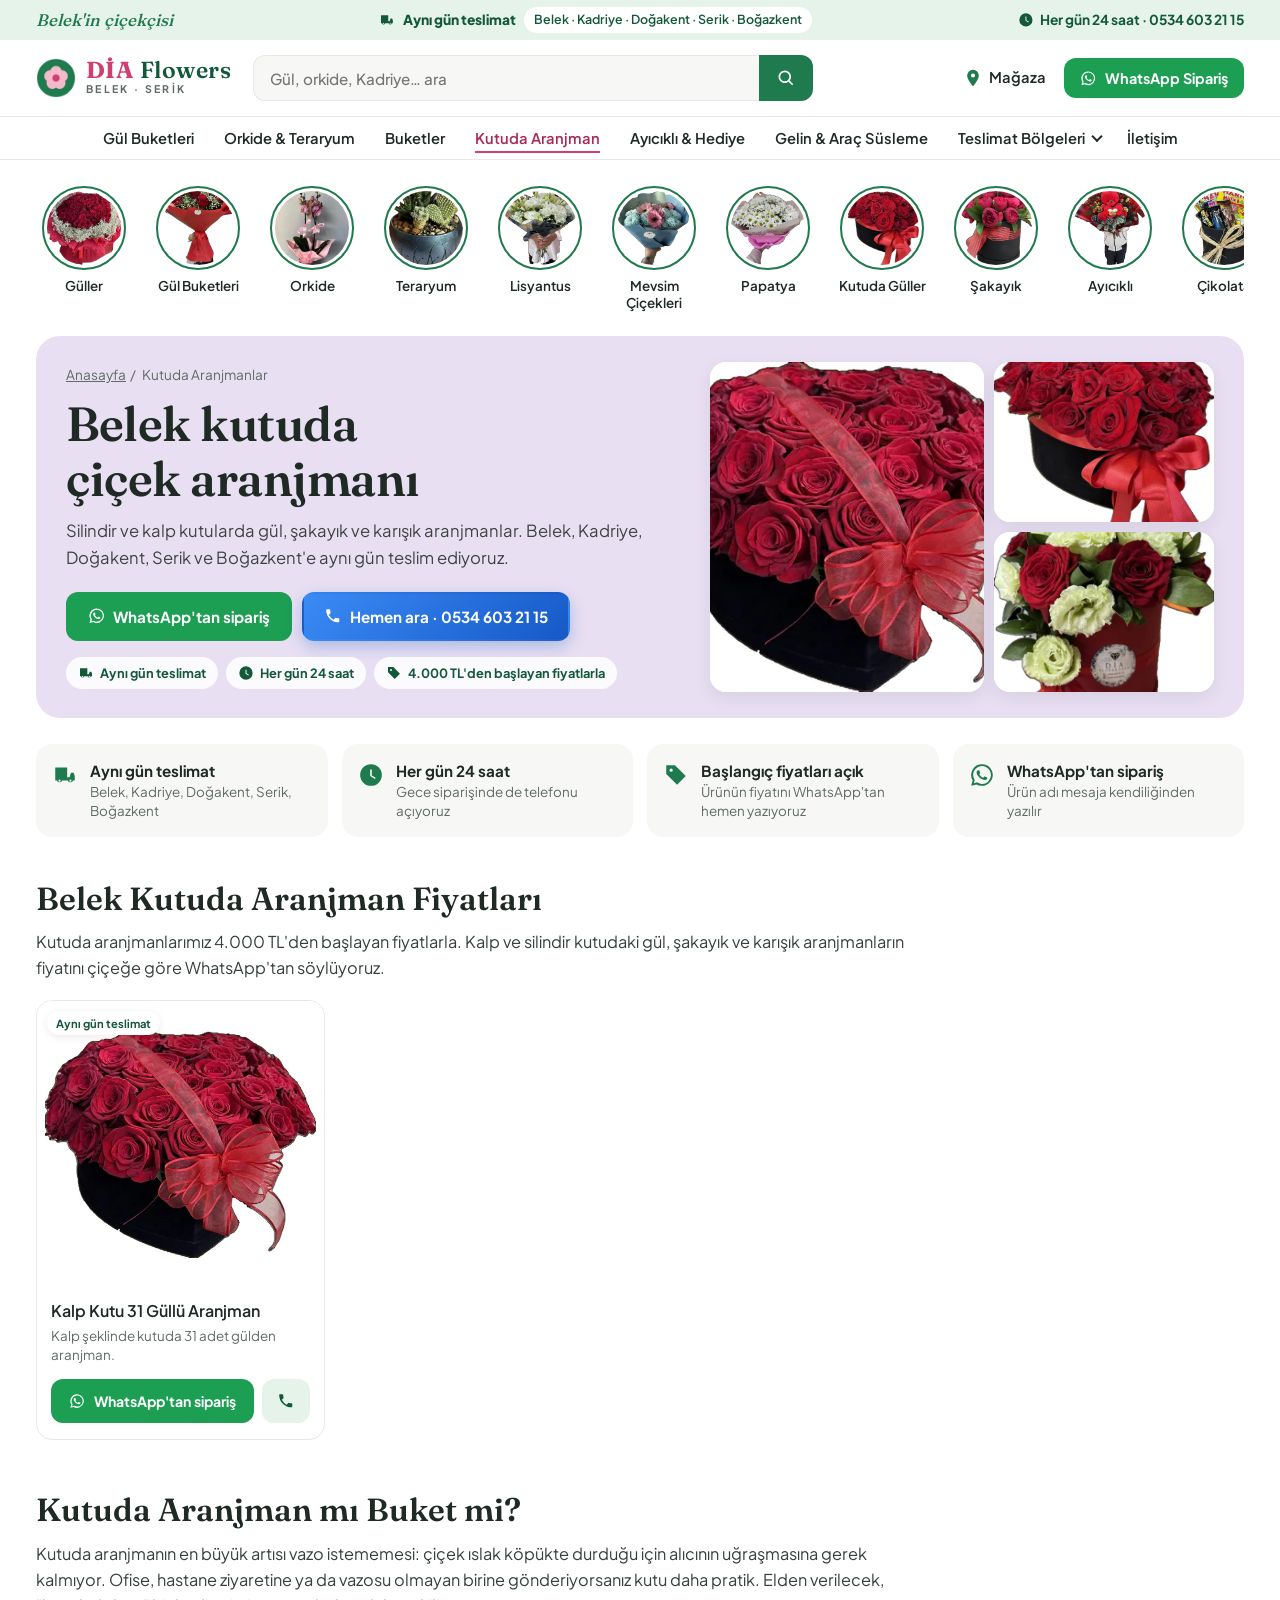
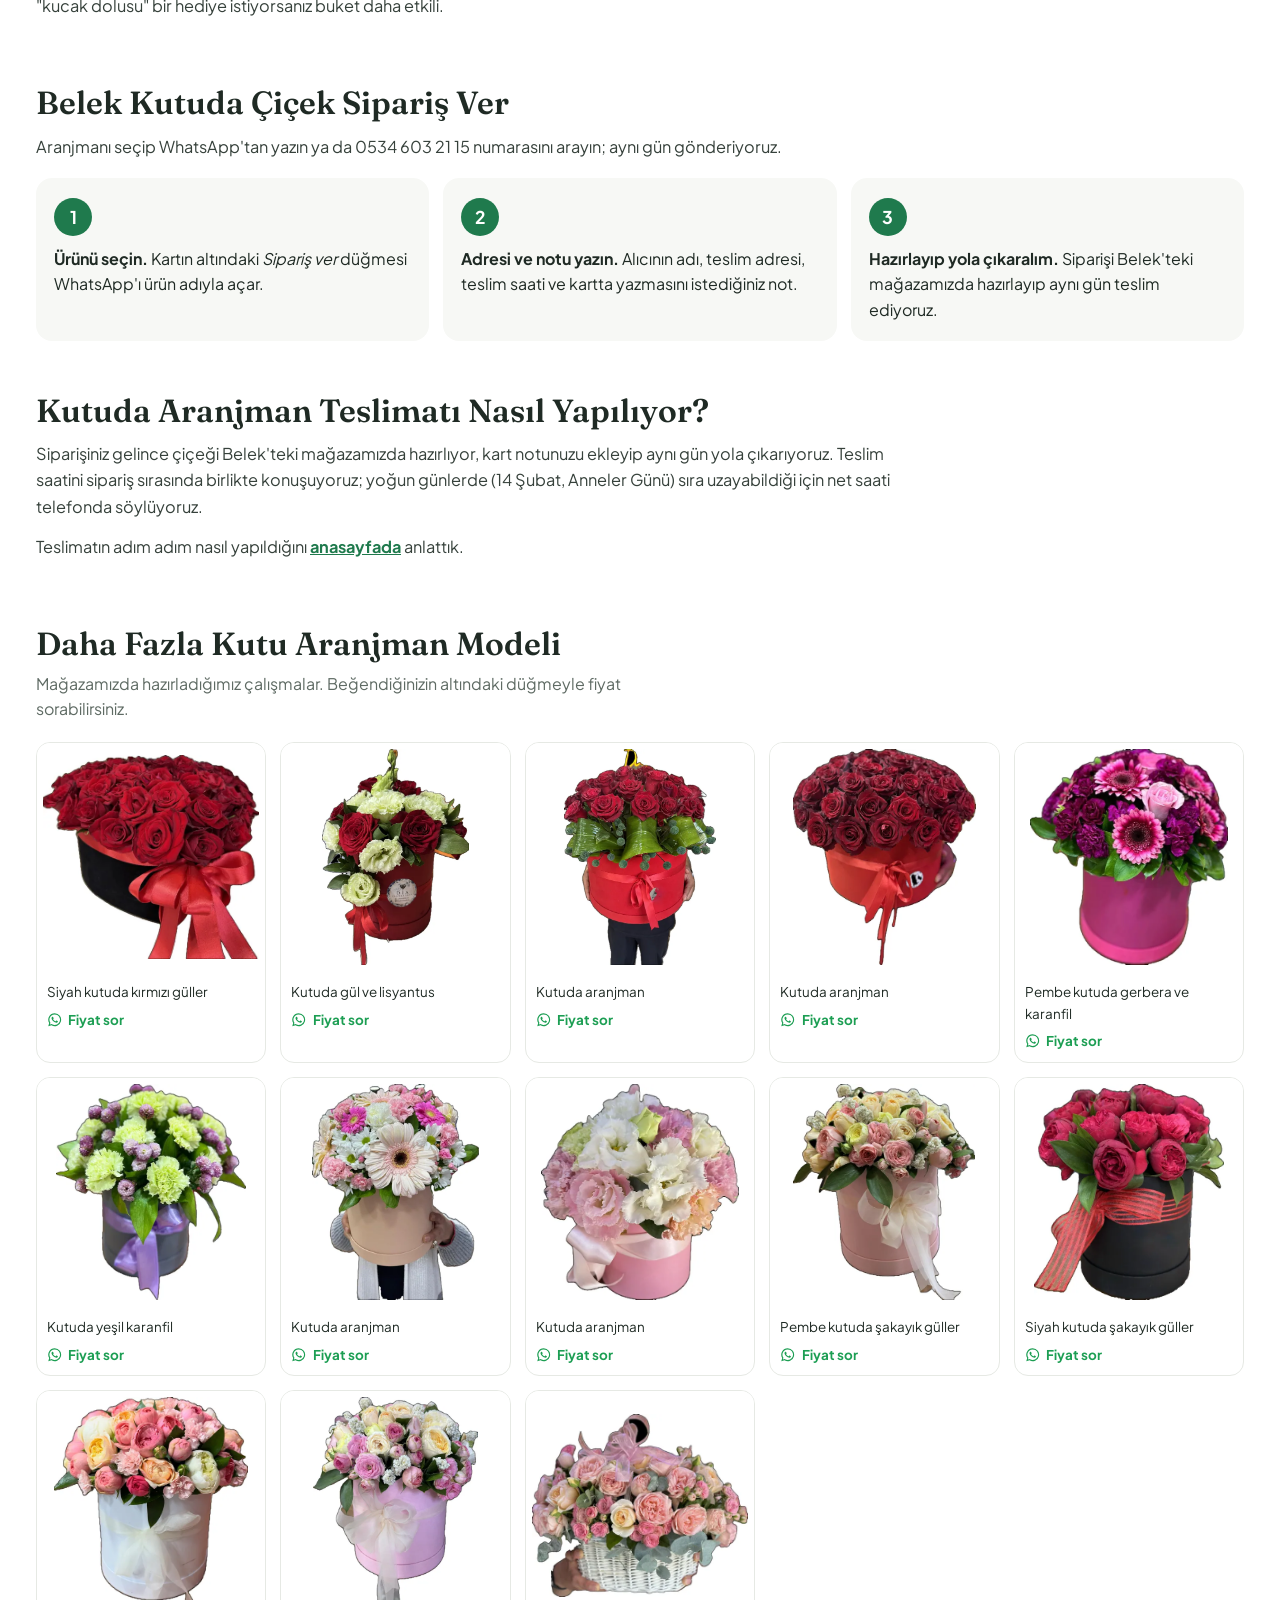
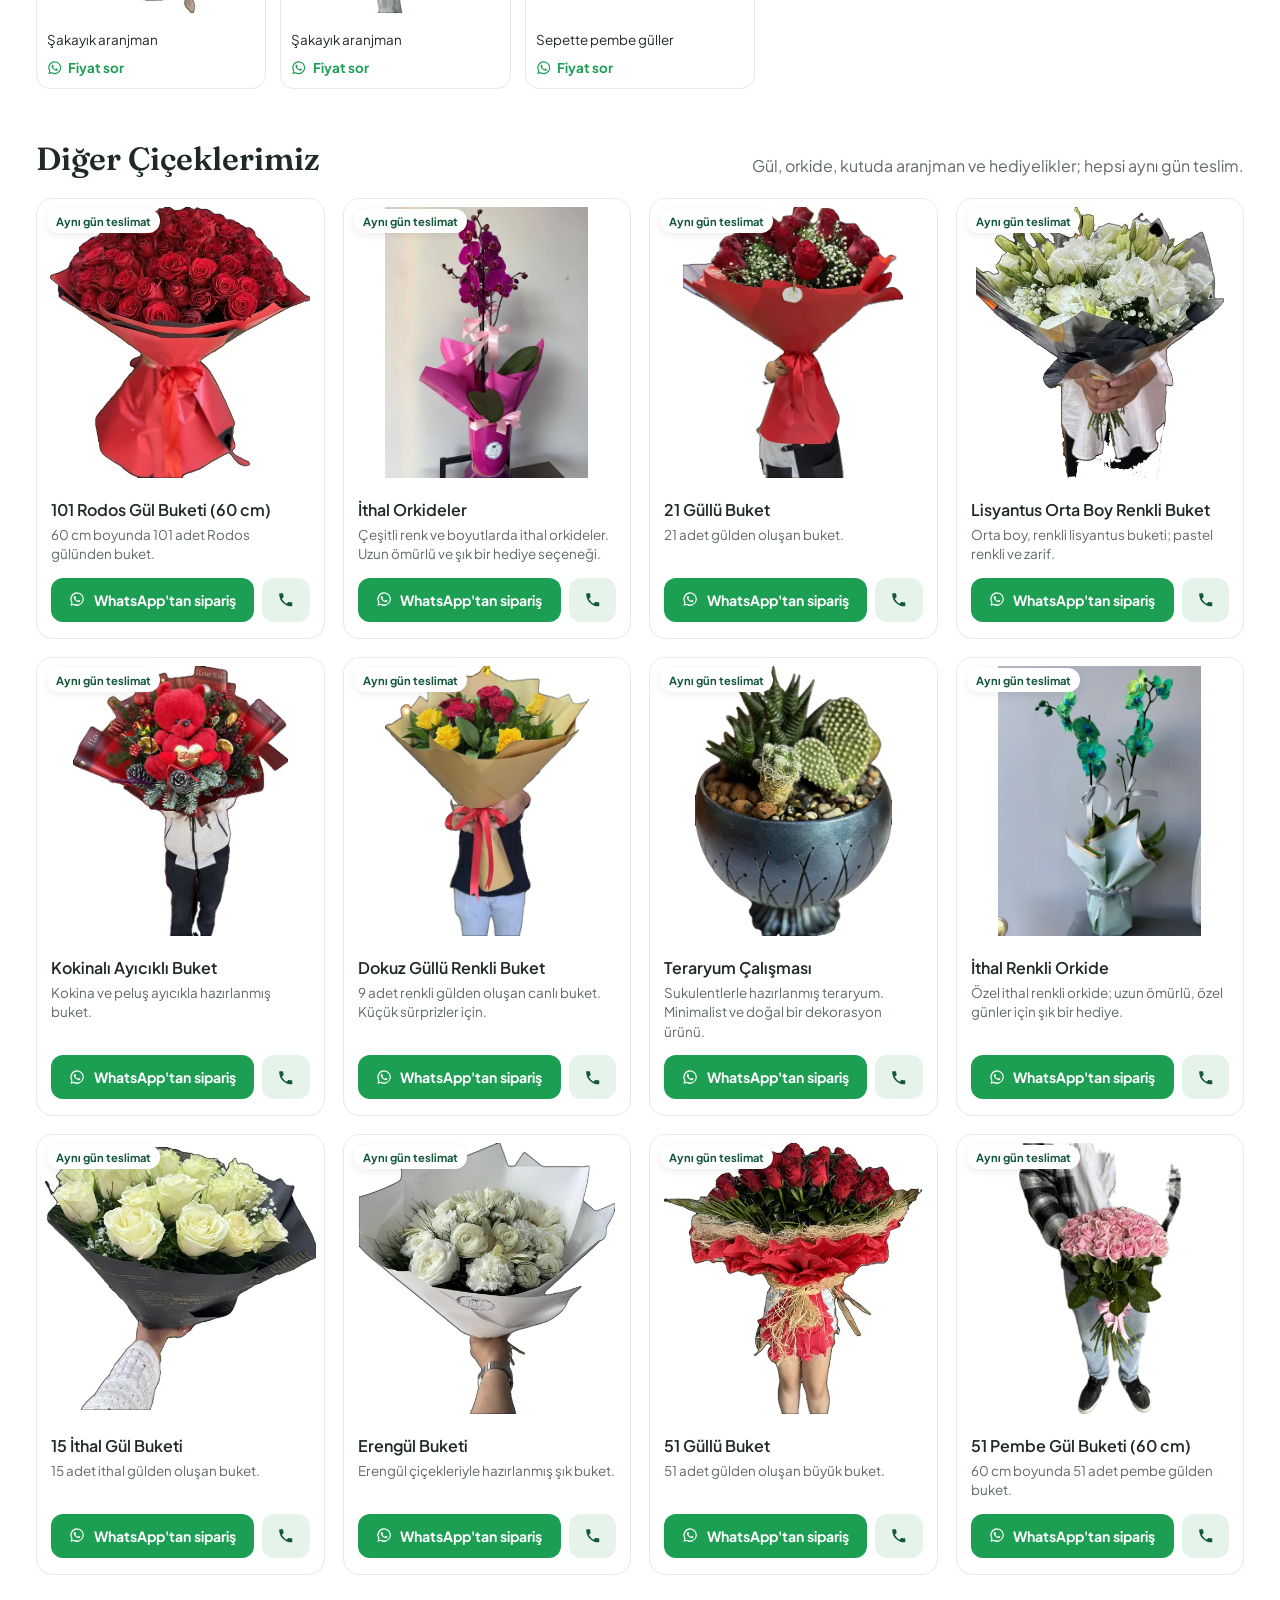
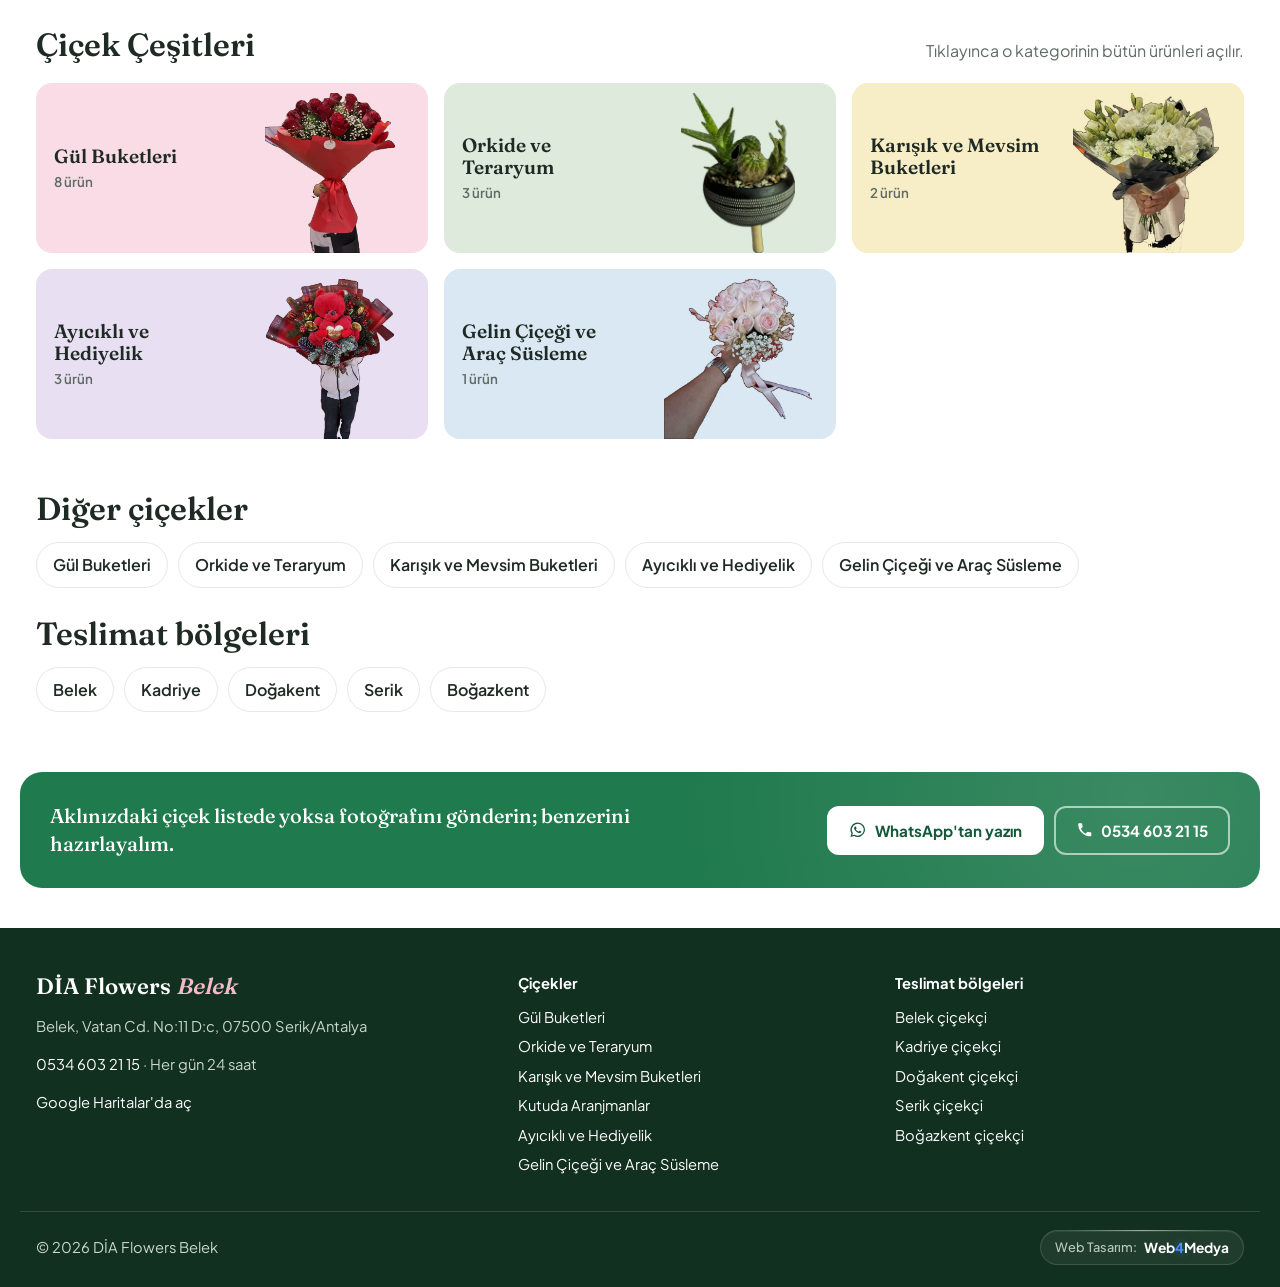
<file: kutuda-aranjman/index.html>
<!doctype html>
<html lang="tr">
<head>
<meta charset="utf-8">
<meta name="viewport" content="width=device-width, initial-scale=1">
<title>Belek Kutuda Çiçek Aranjmanı — Kalp Kutu 31 Gül | DİA Flowers</title>
<meta name="description" content="Silindir ve kalp kutularda gül, şakayık ve karışık aranjmanlar. Belek&#x27;teki DİA Flowers&#x27;tan aynı gün teslimat; WhatsApp&#x27;tan sipariş.">
<link rel="canonical" href="https://diabelekflowers.com/kutuda-aranjman/">
<meta name="theme-color" content="#1F7A4D">
<meta property="og:type" content="website"><meta property="og:locale" content="tr_TR">
<meta property="og:title" content="Belek Kutuda Çiçek Aranjmanı — Kalp Kutu 31 Gül | DİA Flowers"><meta property="og:description" content="Silindir ve kalp kutularda gül, şakayık ve karışık aranjmanlar. Belek&#x27;teki DİA Flowers&#x27;tan aynı gün teslimat; WhatsApp&#x27;tan sipariş.">
<meta property="og:url" content="https://diabelekflowers.com/kutuda-aranjman/"><meta property="og:image" content="https://diabelekflowers.com/images/og.jpg">
<link rel="icon" href="../favicon.ico" sizes="any"><link rel="icon" type="image/png" sizes="192x192" href="../images/favicon-192.png">
<link rel="apple-touch-icon" href="../images/favicon-192.png">
<link rel="preload" href="../assets/fonts/fraunces-latin.woff2" as="font" type="font/woff2" crossorigin>
<link rel="stylesheet" href="../assets/css/site.css?v=712b834b">
<script type="application/ld+json">{"@context": "https://schema.org", "@type": "Florist", "@id": "https://diabelekflowers.com/#isletme", "name": "DİA Flowers Belek", "alternateName": ["Belek Flowers Dia", "Serik DİA Flowers"], "url": "https://diabelekflowers.com/", "telephone": "+90 534 603 21 15", "email": "info@serikdiaflowers.com", "address": {"@type": "PostalAddress", "streetAddress": "Belek, Vatan Cd. No:11 D:c", "postalCode": "07500", "addressLocality": "Serik", "addressRegion": "Antalya", "addressCountry": "TR"}, "geo": {"@type": "GeoCoordinates", "latitude": 36.860642, "longitude": 31.060966}, "hasMap": "https://maps.google.com/?cid=12766109161344211274", "priceRange": "1.300 TL – 8.600 TL", "openingHoursSpecification": {"@type": "OpeningHoursSpecification", "dayOfWeek": ["Monday", "Tuesday", "Wednesday", "Thursday", "Friday", "Saturday", "Sunday"], "opens": "00:00", "closes": "23:59"}, "image": "https://diabelekflowers.com/images/magaza-900.webp"}</script><script type="application/ld+json">{"@context": "https://schema.org", "@type": "BreadcrumbList", "itemListElement": [{"@type": "ListItem", "position": 1, "name": "Anasayfa", "item": "https://diabelekflowers.com/"}, {"@type": "ListItem", "position": 2, "name": "Kutuda Aranjmanlar", "item": "https://diabelekflowers.com/kutuda-aranjman/"}]}</script><script type="application/ld+json">{"@context": "https://schema.org", "@type": "ItemList", "name": "Kutuda Aranjmanlar", "itemListElement": [{"@type": "ListItem", "position": 1, "item": {"@type": "Thing", "name": "Kalp Kutu 31 Güllü Aranjman", "description": "Kalp şeklinde kutuda 31 adet gülden aranjman.", "image": "https://diabelekflowers.com/images/kalp1-900.webp"}}]}</script>
</head>
<body>
<a class="atla" href="#icerik">İçeriğe geç</a>
<div class="duyuru"><div class="kap duyuru-ic">
 <span class="duyuru-slogan">Belek'in çiçekçisi</span>
 <span class="duyuru-orta"><svg viewBox="0 0 24 24" aria-hidden="true"><path d="M3 5h11v9h2.2l1.3-4H20l1 3v4h-1.6a2.5 2.5 0 0 1-4.8 0H9.4a2.5 2.5 0 0 1-4.8 0H3zm4 13.2a1 1 0 1 0 0-2 1 1 0 0 0 0 2zm10 0a1 1 0 1 0 0-2 1 1 0 0 0 0 2z"/></svg><b>Aynı gün teslimat</b><span class="duyuru-ay">Belek · Kadriye · Doğakent · Serik · Boğazkent</span></span>
 <a class="duyuru-tel" href="tel:+905346032115"><svg viewBox="0 0 24 24" aria-hidden="true"><path d="M12 2a10 10 0 1 0 10 10A10 10 0 0 0 12 2zm.75 10.4 3.6 2.15-.75 1.25L11.25 13V7h1.5z"/></svg>Her gün 24 saat · 0534 603 21 15</a>
</div></div>
<header class="ust">
 <div class="kap ust-ic">
  <a class="logo" href="../" aria-label="DİA Flowers Belek anasayfa"><img src="../images/favicon-192.png" width="40" height="40" alt=""><span class="logo-y"><span class="logo-dia">DİA <i>Flowers</i></span><small>Belek · Serik</small></span></a>
  <form class="ara" role="search" action="../" data-kok="../" onsubmit="return false">
   <label class="atla" for="ara-g">Ürün, kategori ya da bölge ara</label>
   <input id="ara-g" type="search" placeholder="Gül, orkide, Kadriye… ara" autocomplete="off" enterkeyhint="search">
   <button type="submit" aria-label="Ara"><svg viewBox="0 0 24 24" aria-hidden="true"><path d="M10.5 3a7.5 7.5 0 0 1 5.9 12.1l4.3 4.3-1.4 1.4-4.3-4.3A7.5 7.5 0 1 1 10.5 3zm0 2a5.5 5.5 0 1 0 0 11 5.5 5.5 0 0 0 0-11z"/></svg></button>
   <div class="ara-sonuc" hidden></div>
  </form>
  <div class="ust-sag">
   <a class="ik-l" href="../iletisim/"><svg viewBox="0 0 24 24" aria-hidden="true"><path d="M12 2a7 7 0 0 0-7 7c0 5.25 7 13 7 13s7-7.75 7-13a7 7 0 0 0-7-7zm0 9.5A2.5 2.5 0 1 1 12 6.5a2.5 2.5 0 0 1 0 5z"/></svg><span>Mağaza</span></a>
   <a class="dg dg-wa" href="https://wa.me/905346032115?text=Merhaba%2C%20%C3%A7i%C3%A7ek%20sipari%C5%9Fi%20vermek%20istiyorum." rel="noopener" target="_blank"><svg viewBox="0 0 24 24" aria-hidden="true"><path d="M12 2a10 10 0 0 0-8.6 15.1L2 22l5-1.3A10 10 0 1 0 12 2zm0 18.2a8.2 8.2 0 0 1-4.2-1.2l-.3-.2-3 .8.8-2.9-.2-.3A8.2 8.2 0 1 1 12 20.2zm4.5-6.1c-.25-.12-1.47-.72-1.7-.8-.23-.09-.4-.13-.56.12-.17.25-.64.8-.79.97-.14.17-.29.19-.54.06a6.7 6.7 0 0 1-3.3-2.9c-.25-.43.25-.4.71-1.33a.45.45 0 0 0-.02-.42c-.06-.12-.56-1.35-.77-1.85-.2-.48-.4-.42-.56-.42h-.47a.9.9 0 0 0-.65.3 2.7 2.7 0 0 0-.85 2.02 4.7 4.7 0 0 0 1 2.5 10.8 10.8 0 0 0 4.1 3.65c1.53.66 2.13.71 2.9.6.47-.07 1.47-.6 1.67-1.18.21-.58.21-1.08.15-1.18-.06-.1-.23-.17-.48-.29z"/></svg><span class="dg-yz">WhatsApp Sipariş</span></a>
   <button class="menu-d" type="button" aria-controls="menu" aria-expanded="false" aria-label="Menüyü aç"><svg viewBox="0 0 24 24" aria-hidden="true"><path d="M3 6h18v2H3zm0 5h18v2H3zm0 5h18v2H3z"/></svg></button>
  </div>
 </div>
 <nav class="menu" id="menu" aria-label="Kategoriler">
  <div class="kap menu-ic"><a href="../gul-buketleri/">Gül Buketleri</a><a href="../orkide-teraryum/">Orkide &amp; Teraryum</a><a href="../buketler/">Buketler</a><a href="../kutuda-aranjman/" aria-current="page">Kutuda Aranjman</a><a href="../hediye-ayicikli/">Ayıcıklı &amp; Hediye</a><a href="../gelin-cicegi-arac-susleme/">Gelin &amp; Araç Süsleme</a>
   <div class="acilir"><button type="button" class="acilir-d" aria-expanded="false">Teslimat Bölgeleri</button><div class="acilir-ic"><a href="../">Belek</a><a href="../kadriye-cicekci/">Kadriye</a><a href="../dogakent-cicekci/">Doğakent</a><a href="../serik-cicekci/">Serik</a><a href="../bogazkent-cicekci/">Boğazkent</a></div></div>
   <a href="../iletisim/" class="menu-son">İletişim</a>
  </div>
 </nav>
</header>
<main id="icerik">
<section class="kap balonlar" aria-label="Çiçek kategorileri"><div class="balon-serit"><a class="balon" href="../gul-buketleri/"><span class="balon-g"><img class="" src="../images/101gul-900.webp" srcset="../images/101gul-480.webp 480w, ../images/101gul-900.webp 900w" sizes="96px" width="900" height="880" alt="Güller" loading="lazy" decoding="async"></span><span>Güller</span></a><a class="balon" href="../gul-buketleri/"><span class="balon-g"><img class="" src="../images/21gullu1-900.webp" srcset="../images/21gullu1-480.webp 480w, ../images/21gullu1-900.webp 900w" sizes="96px" width="900" height="1105" alt="Gül Buketleri" loading="lazy" decoding="async"></span><span>Gül Buketleri</span></a><a class="balon" href="../orkide-teraryum/"><span class="balon-g"><img class="" src="../images/orkide2-900.webp" srcset="../images/orkide2-480.webp 480w, ../images/orkide2-900.webp 900w" sizes="96px" width="900" height="1200" alt="Orkide" loading="lazy" decoding="async"></span><span>Orkide</span></a><a class="balon" href="../orkide-teraryum/"><span class="balon-g"><img class="" src="../images/tereryum1-900.webp" srcset="../images/tereryum1-480.webp 480w, ../images/tereryum1-900.webp 900w" sizes="96px" width="900" height="1233" alt="Teraryum" loading="lazy" decoding="async"></span><span>Teraryum</span></a><a class="balon" href="../buketler/"><span class="balon-g"><img class="" src="../images/lisyantus1-900.webp" srcset="../images/lisyantus1-480.webp 480w, ../images/lisyantus1-900.webp 900w" sizes="96px" width="900" height="982" alt="Lisyantus" loading="lazy" decoding="async"></span><span>Lisyantus</span></a><a class="balon" href="../buketler/"><span class="balon-g"><img class="" src="../images/mevsimcicekleri1-900.webp" srcset="../images/mevsimcicekleri1-480.webp 480w, ../images/mevsimcicekleri1-900.webp 900w" sizes="96px" width="900" height="958" alt="Mevsim Çiçekleri" loading="lazy" decoding="async"></span><span>Mevsim Çiçekleri</span></a><a class="balon" href="../buketler/"><span class="balon-g"><img class="" src="../images/papatya-900.webp" srcset="../images/papatya-480.webp 480w, ../images/papatya-900.webp 900w" sizes="96px" width="900" height="858" alt="Papatya" loading="lazy" decoding="async"></span><span>Papatya</span></a><a class="balon" href="../kutuda-aranjman/"><span class="balon-g"><img class="" src="../images/kutudakirmiziarajman-900.webp" srcset="../images/kutudakirmiziarajman-480.webp 480w, ../images/kutudakirmiziarajman-900.webp 900w" sizes="96px" width="900" height="848" alt="Kutuda Güller" loading="lazy" decoding="async"></span><span>Kutuda Güller</span></a><a class="balon" href="../kutuda-aranjman/"><span class="balon-g"><img class="" src="../images/sakayim1-900.webp" srcset="../images/sakayim1-480.webp 480w, ../images/sakayim1-900.webp 900w" sizes="96px" width="900" height="1023" alt="Şakayık" loading="lazy" decoding="async"></span><span>Şakayık</span></a><a class="balon" href="../hediye-ayicikli/"><span class="balon-g"><img class="" src="../images/kokoinali-900.webp" srcset="../images/kokoinali-480.webp 480w, ../images/kokoinali-900.webp 900w" sizes="96px" width="900" height="1131" alt="Ayıcıklı" loading="lazy" decoding="async"></span><span>Ayıcıklı</span></a><a class="balon" href="../hediye-ayicikli/"><span class="balon-g"><img class="" src="../images/cikolata1-900.webp" srcset="../images/cikolata1-480.webp 480w, ../images/cikolata1-900.webp 900w" sizes="96px" width="900" height="1152" alt="Çikolata" loading="lazy" decoding="async"></span><span>Çikolata</span></a><a class="balon" href="../gelin-cicegi-arac-susleme/"><span class="balon-g"><img class="" src="../images/gelin1-900.webp" srcset="../images/gelin1-480.webp 480w, ../images/gelin1-900.webp 900w" sizes="96px" width="900" height="968" alt="Gelin Çiçeği" loading="lazy" decoding="async"></span><span>Gelin Çiçeği</span></a><a class="balon" href="../gelin-cicegi-arac-susleme/"><span class="balon-g"><img class="" src="../images/araba1-900.webp" srcset="../images/araba1-480.webp 480w, ../images/araba1-900.webp 900w" sizes="96px" width="900" height="1181" alt="Araç Süsleme" loading="lazy" decoding="async"></span><span>Araç Süsleme</span></a></div></section>
<section class="kap"><div class="ic-hero ban-lila">
 <div class="ic-y"><nav class="kirinti" aria-label="Sayfa yolu"><a href="../">Anasayfa</a> <span>/</span> <span aria-current="page">Kutuda Aranjmanlar</span></nav><h1>Belek kutuda çiçek aranjmanı</h1><p class="ic-p">Silindir ve kalp kutularda gül, şakayık ve karışık aranjmanlar. Belek, Kadriye, Doğakent, Serik ve Boğazkent&#x27;e aynı gün teslim ediyoruz.</p>
  <div class="ic-d"><a class="btn btn-wa" href="https://wa.me/905346032115?text=Merhaba%2C%20Kutu%20Aranjman%20sipari%C5%9Fi%20vermek%20istiyorum." rel="noopener" target="_blank"><svg viewBox="0 0 24 24" aria-hidden="true"><path d="M12 2a10 10 0 0 0-8.6 15.1L2 22l5-1.3A10 10 0 1 0 12 2zm0 18.2a8.2 8.2 0 0 1-4.2-1.2l-.3-.2-3 .8.8-2.9-.2-.3A8.2 8.2 0 1 1 12 20.2zm4.5-6.1c-.25-.12-1.47-.72-1.7-.8-.23-.09-.4-.13-.56.12-.17.25-.64.8-.79.97-.14.17-.29.19-.54.06a6.7 6.7 0 0 1-3.3-2.9c-.25-.43.25-.4.71-1.33a.45.45 0 0 0-.02-.42c-.06-.12-.56-1.35-.77-1.85-.2-.48-.4-.42-.56-.42h-.47a.9.9 0 0 0-.65.3 2.7 2.7 0 0 0-.85 2.02 4.7 4.7 0 0 0 1 2.5 10.8 10.8 0 0 0 4.1 3.65c1.53.66 2.13.71 2.9.6.47-.07 1.47-.6 1.67-1.18.21-.58.21-1.08.15-1.18-.06-.1-.23-.17-.48-.29z"/></svg>WhatsApp'tan sipariş</a><a class="btn btn-mavi" href="tel:+905346032115"><svg viewBox="0 0 24 24" aria-hidden="true"><path d="M6.6 10.8a15.1 15.1 0 0 0 6.6 6.6l2.2-2.2a1 1 0 0 1 1-.25 11.4 11.4 0 0 0 3.6.57 1 1 0 0 1 1 1V20a1 1 0 0 1-1 1A17 17 0 0 1 3 4a1 1 0 0 1 1-1h3.5a1 1 0 0 1 1 1c0 1.25.2 2.45.57 3.57a1 1 0 0 1-.25 1z"/></svg>Hemen ara · 0534 603 21 15</a></div>
  <ul class="ic-cip"><li><svg viewBox="0 0 24 24" aria-hidden="true"><path d="M3 5h11v9h2.2l1.3-4H20l1 3v4h-1.6a2.5 2.5 0 0 1-4.8 0H9.4a2.5 2.5 0 0 1-4.8 0H3zm4 13.2a1 1 0 1 0 0-2 1 1 0 0 0 0 2zm10 0a1 1 0 1 0 0-2 1 1 0 0 0 0 2z"/></svg>Aynı gün teslimat</li><li><svg viewBox="0 0 24 24" aria-hidden="true"><path d="M12 2a10 10 0 1 0 10 10A10 10 0 0 0 12 2zm.75 10.4 3.6 2.15-.75 1.25L11.25 13V7h1.5z"/></svg>Her gün 24 saat</li><li><svg viewBox="0 0 24 24" aria-hidden="true"><path d="M3 3h8l10 10-8 8L3 11zm4.5 6A1.5 1.5 0 1 0 6 7.5 1.5 1.5 0 0 0 7.5 9z"/></svg>4.000 TL'den başlayan fiyatlarla</li></ul>
 </div>
 <div class="ic-kolaj"><figure><img class="" src="../images/kalp1-900.webp" srcset="../images/kalp1-480.webp 480w, ../images/kalp1-900.webp 900w" sizes="(max-width:900px) 50vw, 300px" width="900" height="761" alt="Kalp Kutu 31 Güllü Aranjman" fetchpriority="high"></figure><figure><img class="" src="../images/kutudakirmiziarajman-900.webp" srcset="../images/kutudakirmiziarajman-480.webp 480w, ../images/kutudakirmiziarajman-900.webp 900w" sizes="(max-width:900px) 50vw, 300px" width="900" height="848" alt="Siyah kutuda kırmızı güller" loading="lazy" decoding="async"></figure><figure><img class="" src="../images/kutudaarajman1-900.webp" srcset="../images/kutudaarajman1-480.webp 480w, ../images/kutudaarajman1-900.webp 900w" sizes="(max-width:900px) 50vw, 300px" width="900" height="1330" alt="Kutuda gül ve lisyantus" loading="lazy" decoding="async"></figure></div>
</div></section>
<ul class="guven kap">
 <li><svg viewBox="0 0 24 24" aria-hidden="true"><path d="M3 5h11v9h2.2l1.3-4H20l1 3v4h-1.6a2.5 2.5 0 0 1-4.8 0H9.4a2.5 2.5 0 0 1-4.8 0H3zm4 13.2a1 1 0 1 0 0-2 1 1 0 0 0 0 2zm10 0a1 1 0 1 0 0-2 1 1 0 0 0 0 2z"/></svg><span><b>Aynı gün teslimat</b>Belek, Kadriye, Doğakent, Serik, Boğazkent</span></li>
 <li><svg viewBox="0 0 24 24" aria-hidden="true"><path d="M12 2a10 10 0 1 0 10 10A10 10 0 0 0 12 2zm.75 10.4 3.6 2.15-.75 1.25L11.25 13V7h1.5z"/></svg><span><b>Her gün 24 saat</b>Gece siparişinde de telefonu açıyoruz</span></li>
 <li><svg viewBox="0 0 24 24" aria-hidden="true"><path d="M3 3h8l10 10-8 8L3 11zm4.5 6A1.5 1.5 0 1 0 6 7.5 1.5 1.5 0 0 0 7.5 9z"/></svg><span><b>Başlangıç fiyatları açık</b>Ürünün fiyatını WhatsApp'tan hemen yazıyoruz</span></li>
 <li><svg viewBox="0 0 24 24" aria-hidden="true"><path d="M12 2a10 10 0 0 0-8.6 15.1L2 22l5-1.3A10 10 0 1 0 12 2zm0 18.2a8.2 8.2 0 0 1-4.2-1.2l-.3-.2-3 .8.8-2.9-.2-.3A8.2 8.2 0 1 1 12 20.2zm4.5-6.1c-.25-.12-1.47-.72-1.7-.8-.23-.09-.4-.13-.56.12-.17.25-.64.8-.79.97-.14.17-.29.19-.54.06a6.7 6.7 0 0 1-3.3-2.9c-.25-.43.25-.4.71-1.33a.45.45 0 0 0-.02-.42c-.06-.12-.56-1.35-.77-1.85-.2-.48-.4-.42-.56-.42h-.47a.9.9 0 0 0-.65.3 2.7 2.7 0 0 0-.85 2.02 4.7 4.7 0 0 0 1 2.5 10.8 10.8 0 0 0 4.1 3.65c1.53.66 2.13.71 2.9.6.47-.07 1.47-.6 1.67-1.18.21-.58.21-1.08.15-1.18-.06-.1-.23-.17-.48-.29z"/></svg><span><b>WhatsApp'tan sipariş</b>Ürün adı mesaja kendiliğinden yazılır</span></li>
</ul>
<section class="bolum kap yazi genis"><h2>Belek Kutuda Aranjman Fiyatları</h2><div class="yz"><p>Kutuda aranjmanlarımız 4.000 TL'den başlayan fiyatlarla. Kalp ve silindir kutudaki gül, şakayık ve karışık aranjmanların fiyatını çiçeğe göre WhatsApp'tan söylüyoruz.</p></div><div class="izgara"><article class="kart" id="kalp-kutu-31-gullu-aranjman">
 <div class="kart-g"><img class="" src="../images/kalp1-900.webp" srcset="../images/kalp1-480.webp 480w, ../images/kalp1-900.webp 900w" sizes="(max-width:640px) 50vw, 300px" width="900" height="761" alt="Kalp Kutu 31 Güllü Aranjman — DİA Flowers Belek" loading="lazy" decoding="async"><span class="rozet">Aynı gün teslimat</span></div>
 <div class="kart-ic">
  <h3>Kalp Kutu 31 Güllü Aranjman</h3>
  <p class="kart-a">Kalp şeklinde kutuda 31 adet gülden aranjman.</p>
  <div class="kart-d"><a class="btn btn-wa" href="https://wa.me/905346032115?text=Merhaba%2C%20Kalp%20Kutu%2031%20G%C3%BCll%C3%BC%20Aranjman%20sipari%C5%9F%20vermek%20istiyorum.%20Fiyat%C4%B1n%C4%B1%20%C3%B6%C4%9Frenebilir%20miyim%3F" rel="noopener" target="_blank"><svg viewBox="0 0 24 24" aria-hidden="true"><path d="M12 2a10 10 0 0 0-8.6 15.1L2 22l5-1.3A10 10 0 1 0 12 2zm0 18.2a8.2 8.2 0 0 1-4.2-1.2l-.3-.2-3 .8.8-2.9-.2-.3A8.2 8.2 0 1 1 12 20.2zm4.5-6.1c-.25-.12-1.47-.72-1.7-.8-.23-.09-.4-.13-.56.12-.17.25-.64.8-.79.97-.14.17-.29.19-.54.06a6.7 6.7 0 0 1-3.3-2.9c-.25-.43.25-.4.71-1.33a.45.45 0 0 0-.02-.42c-.06-.12-.56-1.35-.77-1.85-.2-.48-.4-.42-.56-.42h-.47a.9.9 0 0 0-.65.3 2.7 2.7 0 0 0-.85 2.02 4.7 4.7 0 0 0 1 2.5 10.8 10.8 0 0 0 4.1 3.65c1.53.66 2.13.71 2.9.6.47-.07 1.47-.6 1.67-1.18.21-.58.21-1.08.15-1.18-.06-.1-.23-.17-.48-.29z"/></svg><span class="uzun">WhatsApp'tan sipariş</span><span class="kisa">Sipariş ver</span></a><a class="btn btn-ara" href="tel:+905346032115" aria-label="Kalp Kutu 31 Güllü Aranjman için ara"><svg viewBox="0 0 24 24" aria-hidden="true"><path d="M6.6 10.8a15.1 15.1 0 0 0 6.6 6.6l2.2-2.2a1 1 0 0 1 1-.25 11.4 11.4 0 0 0 3.6.57 1 1 0 0 1 1 1V20a1 1 0 0 1-1 1A17 17 0 0 1 3 4a1 1 0 0 1 1-1h3.5a1 1 0 0 1 1 1c0 1.25.2 2.45.57 3.57a1 1 0 0 1-.25 1z"/></svg></a></div>
 </div>
</article></div></section>
<section class="bolum kap yazi"><h2>Kutuda Aranjman mı Buket mi?</h2><div class="yz"><p>Kutuda aranjmanın en büyük artısı vazo istememesi: çiçek ıslak köpükte durduğu için alıcının uğraşmasına gerek kalmıyor. Ofise, hastane ziyaretine ya da vazosu olmayan birine gönderiyorsanız kutu daha pratik. Elden verilecek, "kucak dolusu" bir hediye istiyorsanız buket daha etkili.</p></div></section>
<section class="bolum kap yazi"><h2>Belek Kutuda Çiçek Sipariş Ver</h2><div class="yz"><p>Aranjmanı seçip WhatsApp'tan yazın ya da 0534 603 21 15 numarasını arayın; aynı gün gönderiyoruz.</p></div><ol class="adim">
  <li><b>Ürünü seçin.</b> Kartın altındaki <em>Sipariş ver</em> düğmesi WhatsApp'ı ürün adıyla açar.</li>
  <li><b>Adresi ve notu yazın.</b> Alıcının adı, teslim adresi, teslim saati ve kartta yazmasını istediğiniz not.</li>
  <li><b>Hazırlayıp yola çıkaralım.</b> Siparişi Belek'teki mağazamızda hazırlayıp aynı gün teslim ediyoruz.</li>
 </ol></section>
<section class="bolum kap yazi" id="teslimat"><h2>Kutuda Aranjman Teslimatı Nasıl Yapılıyor?</h2><div class="yz"><p>Siparişiniz gelince çiçeği Belek'teki mağazamızda hazırlıyor, kart notunuzu ekleyip aynı gün yola çıkarıyoruz. Teslim saatini sipariş sırasında birlikte konuşuyoruz; yoğun günlerde (14 Şubat, Anneler Günü) sıra uzayabildiği için net saati telefonda söylüyoruz.</p><p>Teslimatın adım adım nasıl yapıldığını <a href="../#teslimat">anasayfada</a> anlattık.</p></div></section>

<section class="bolum kap"><div class="bas"><h2>Daha Fazla Kutu Aranjman Modeli</h2>
 <p>Mağazamızda hazırladığımız çalışmalar. Beğendiğinizin altındaki düğmeyle fiyat sorabilirsiniz.</p></div>
 <div class="g-izgara"><figure class="gk"><img class="" src="../images/kutudakirmiziarajman-900.webp" srcset="../images/kutudakirmiziarajman-480.webp 480w, ../images/kutudakirmiziarajman-900.webp 900w" sizes="(max-width:640px) 50vw, 240px" width="900" height="848" alt="Siyah kutuda kırmızı güller — DİA Flowers Belek" loading="lazy" decoding="async">
 <figcaption><span>Siyah kutuda kırmızı güller</span><a href="https://wa.me/905346032115?text=Merhaba%2C%20sitenizdeki%20%22Siyah%20kutuda%20k%C4%B1rm%C4%B1z%C4%B1%20g%C3%BCller%22%20%C3%BCr%C3%BCn%C3%BCn%C3%BCn%20fiyat%C4%B1n%C4%B1%20%C3%B6%C4%9Frenebilir%20miyim%3F" rel="noopener" target="_blank"><svg viewBox="0 0 24 24" aria-hidden="true"><path d="M12 2a10 10 0 0 0-8.6 15.1L2 22l5-1.3A10 10 0 1 0 12 2zm0 18.2a8.2 8.2 0 0 1-4.2-1.2l-.3-.2-3 .8.8-2.9-.2-.3A8.2 8.2 0 1 1 12 20.2zm4.5-6.1c-.25-.12-1.47-.72-1.7-.8-.23-.09-.4-.13-.56.12-.17.25-.64.8-.79.97-.14.17-.29.19-.54.06a6.7 6.7 0 0 1-3.3-2.9c-.25-.43.25-.4.71-1.33a.45.45 0 0 0-.02-.42c-.06-.12-.56-1.35-.77-1.85-.2-.48-.4-.42-.56-.42h-.47a.9.9 0 0 0-.65.3 2.7 2.7 0 0 0-.85 2.02 4.7 4.7 0 0 0 1 2.5 10.8 10.8 0 0 0 4.1 3.65c1.53.66 2.13.71 2.9.6.47-.07 1.47-.6 1.67-1.18.21-.58.21-1.08.15-1.18-.06-.1-.23-.17-.48-.29z"/></svg>Fiyat sor</a></figcaption></figure><figure class="gk"><img class="" src="../images/kutudaarajman1-900.webp" srcset="../images/kutudaarajman1-480.webp 480w, ../images/kutudaarajman1-900.webp 900w" sizes="(max-width:640px) 50vw, 240px" width="900" height="1330" alt="Kutuda gül ve lisyantus — DİA Flowers Belek" loading="lazy" decoding="async">
 <figcaption><span>Kutuda gül ve lisyantus</span><a href="https://wa.me/905346032115?text=Merhaba%2C%20sitenizdeki%20%22Kutuda%20g%C3%BCl%20ve%20lisyantus%22%20%C3%BCr%C3%BCn%C3%BCn%C3%BCn%20fiyat%C4%B1n%C4%B1%20%C3%B6%C4%9Frenebilir%20miyim%3F" rel="noopener" target="_blank"><svg viewBox="0 0 24 24" aria-hidden="true"><path d="M12 2a10 10 0 0 0-8.6 15.1L2 22l5-1.3A10 10 0 1 0 12 2zm0 18.2a8.2 8.2 0 0 1-4.2-1.2l-.3-.2-3 .8.8-2.9-.2-.3A8.2 8.2 0 1 1 12 20.2zm4.5-6.1c-.25-.12-1.47-.72-1.7-.8-.23-.09-.4-.13-.56.12-.17.25-.64.8-.79.97-.14.17-.29.19-.54.06a6.7 6.7 0 0 1-3.3-2.9c-.25-.43.25-.4.71-1.33a.45.45 0 0 0-.02-.42c-.06-.12-.56-1.35-.77-1.85-.2-.48-.4-.42-.56-.42h-.47a.9.9 0 0 0-.65.3 2.7 2.7 0 0 0-.85 2.02 4.7 4.7 0 0 0 1 2.5 10.8 10.8 0 0 0 4.1 3.65c1.53.66 2.13.71 2.9.6.47-.07 1.47-.6 1.67-1.18.21-.58.21-1.08.15-1.18-.06-.1-.23-.17-.48-.29z"/></svg>Fiyat sor</a></figcaption></figure><figure class="gk"><img class="" src="../images/kutudaarajman2-900.webp" srcset="../images/kutudaarajman2-480.webp 480w, ../images/kutudaarajman2-900.webp 900w" sizes="(max-width:640px) 50vw, 240px" width="900" height="1288" alt="Kutuda aranjman — DİA Flowers Belek" loading="lazy" decoding="async">
 <figcaption><span>Kutuda aranjman</span><a href="https://wa.me/905346032115?text=Merhaba%2C%20sitenizdeki%20%22Kutuda%20aranjman%22%20%C3%BCr%C3%BCn%C3%BCn%C3%BCn%20fiyat%C4%B1n%C4%B1%20%C3%B6%C4%9Frenebilir%20miyim%3F" rel="noopener" target="_blank"><svg viewBox="0 0 24 24" aria-hidden="true"><path d="M12 2a10 10 0 0 0-8.6 15.1L2 22l5-1.3A10 10 0 1 0 12 2zm0 18.2a8.2 8.2 0 0 1-4.2-1.2l-.3-.2-3 .8.8-2.9-.2-.3A8.2 8.2 0 1 1 12 20.2zm4.5-6.1c-.25-.12-1.47-.72-1.7-.8-.23-.09-.4-.13-.56.12-.17.25-.64.8-.79.97-.14.17-.29.19-.54.06a6.7 6.7 0 0 1-3.3-2.9c-.25-.43.25-.4.71-1.33a.45.45 0 0 0-.02-.42c-.06-.12-.56-1.35-.77-1.85-.2-.48-.4-.42-.56-.42h-.47a.9.9 0 0 0-.65.3 2.7 2.7 0 0 0-.85 2.02 4.7 4.7 0 0 0 1 2.5 10.8 10.8 0 0 0 4.1 3.65c1.53.66 2.13.71 2.9.6.47-.07 1.47-.6 1.67-1.18.21-.58.21-1.08.15-1.18-.06-.1-.23-.17-.48-.29z"/></svg>Fiyat sor</a></figcaption></figure><figure class="gk"><img class="" src="../images/kutudaarajman3-900.webp" srcset="../images/kutudaarajman3-480.webp 480w, ../images/kutudaarajman3-900.webp 900w" sizes="(max-width:640px) 50vw, 240px" width="900" height="1063" alt="Kutuda aranjman — DİA Flowers Belek" loading="lazy" decoding="async">
 <figcaption><span>Kutuda aranjman</span><a href="https://wa.me/905346032115?text=Merhaba%2C%20sitenizdeki%20%22Kutuda%20aranjman%22%20%C3%BCr%C3%BCn%C3%BCn%C3%BCn%20fiyat%C4%B1n%C4%B1%20%C3%B6%C4%9Frenebilir%20miyim%3F" rel="noopener" target="_blank"><svg viewBox="0 0 24 24" aria-hidden="true"><path d="M12 2a10 10 0 0 0-8.6 15.1L2 22l5-1.3A10 10 0 1 0 12 2zm0 18.2a8.2 8.2 0 0 1-4.2-1.2l-.3-.2-3 .8.8-2.9-.2-.3A8.2 8.2 0 1 1 12 20.2zm4.5-6.1c-.25-.12-1.47-.72-1.7-.8-.23-.09-.4-.13-.56.12-.17.25-.64.8-.79.97-.14.17-.29.19-.54.06a6.7 6.7 0 0 1-3.3-2.9c-.25-.43.25-.4.71-1.33a.45.45 0 0 0-.02-.42c-.06-.12-.56-1.35-.77-1.85-.2-.48-.4-.42-.56-.42h-.47a.9.9 0 0 0-.65.3 2.7 2.7 0 0 0-.85 2.02 4.7 4.7 0 0 0 1 2.5 10.8 10.8 0 0 0 4.1 3.65c1.53.66 2.13.71 2.9.6.47-.07 1.47-.6 1.67-1.18.21-.58.21-1.08.15-1.18-.06-.1-.23-.17-.48-.29z"/></svg>Fiyat sor</a></figcaption></figure><figure class="gk"><img class="" src="../images/ortakutu1-900.webp" srcset="../images/ortakutu1-480.webp 480w, ../images/ortakutu1-900.webp 900w" sizes="(max-width:640px) 50vw, 240px" width="900" height="984" alt="Pembe kutuda gerbera ve karanfil — DİA Flowers Belek" loading="lazy" decoding="async">
 <figcaption><span>Pembe kutuda gerbera ve karanfil</span><a href="https://wa.me/905346032115?text=Merhaba%2C%20sitenizdeki%20%22Pembe%20kutuda%20gerbera%20ve%20karanfil%22%20%C3%BCr%C3%BCn%C3%BCn%C3%BCn%20fiyat%C4%B1n%C4%B1%20%C3%B6%C4%9Frenebilir%20miyim%3F" rel="noopener" target="_blank"><svg viewBox="0 0 24 24" aria-hidden="true"><path d="M12 2a10 10 0 0 0-8.6 15.1L2 22l5-1.3A10 10 0 1 0 12 2zm0 18.2a8.2 8.2 0 0 1-4.2-1.2l-.3-.2-3 .8.8-2.9-.2-.3A8.2 8.2 0 1 1 12 20.2zm4.5-6.1c-.25-.12-1.47-.72-1.7-.8-.23-.09-.4-.13-.56.12-.17.25-.64.8-.79.97-.14.17-.29.19-.54.06a6.7 6.7 0 0 1-3.3-2.9c-.25-.43.25-.4.71-1.33a.45.45 0 0 0-.02-.42c-.06-.12-.56-1.35-.77-1.85-.2-.48-.4-.42-.56-.42h-.47a.9.9 0 0 0-.65.3 2.7 2.7 0 0 0-.85 2.02 4.7 4.7 0 0 0 1 2.5 10.8 10.8 0 0 0 4.1 3.65c1.53.66 2.13.71 2.9.6.47-.07 1.47-.6 1.67-1.18.21-.58.21-1.08.15-1.18-.06-.1-.23-.17-.48-.29z"/></svg>Fiyat sor</a></figcaption></figure><figure class="gk"><img class="" src="../images/orta2-900.webp" srcset="../images/orta2-480.webp 480w, ../images/orta2-900.webp 900w" sizes="(max-width:640px) 50vw, 240px" width="900" height="1025" alt="Kutuda yeşil karanfil — DİA Flowers Belek" loading="lazy" decoding="async">
 <figcaption><span>Kutuda yeşil karanfil</span><a href="https://wa.me/905346032115?text=Merhaba%2C%20sitenizdeki%20%22Kutuda%20ye%C5%9Fil%20karanfil%22%20%C3%BCr%C3%BCn%C3%BCn%C3%BCn%20fiyat%C4%B1n%C4%B1%20%C3%B6%C4%9Frenebilir%20miyim%3F" rel="noopener" target="_blank"><svg viewBox="0 0 24 24" aria-hidden="true"><path d="M12 2a10 10 0 0 0-8.6 15.1L2 22l5-1.3A10 10 0 1 0 12 2zm0 18.2a8.2 8.2 0 0 1-4.2-1.2l-.3-.2-3 .8.8-2.9-.2-.3A8.2 8.2 0 1 1 12 20.2zm4.5-6.1c-.25-.12-1.47-.72-1.7-.8-.23-.09-.4-.13-.56.12-.17.25-.64.8-.79.97-.14.17-.29.19-.54.06a6.7 6.7 0 0 1-3.3-2.9c-.25-.43.25-.4.71-1.33a.45.45 0 0 0-.02-.42c-.06-.12-.56-1.35-.77-1.85-.2-.48-.4-.42-.56-.42h-.47a.9.9 0 0 0-.65.3 2.7 2.7 0 0 0-.85 2.02 4.7 4.7 0 0 0 1 2.5 10.8 10.8 0 0 0 4.1 3.65c1.53.66 2.13.71 2.9.6.47-.07 1.47-.6 1.67-1.18.21-.58.21-1.08.15-1.18-.06-.1-.23-.17-.48-.29z"/></svg>Fiyat sor</a></figcaption></figure><figure class="gk"><img class="" src="../images/orta3-900.webp" srcset="../images/orta3-480.webp 480w, ../images/orta3-900.webp 900w" sizes="(max-width:640px) 50vw, 240px" width="851" height="1107" alt="Kutuda aranjman — DİA Flowers Belek" loading="lazy" decoding="async">
 <figcaption><span>Kutuda aranjman</span><a href="https://wa.me/905346032115?text=Merhaba%2C%20sitenizdeki%20%22Kutuda%20aranjman%22%20%C3%BCr%C3%BCn%C3%BCn%C3%BCn%20fiyat%C4%B1n%C4%B1%20%C3%B6%C4%9Frenebilir%20miyim%3F" rel="noopener" target="_blank"><svg viewBox="0 0 24 24" aria-hidden="true"><path d="M12 2a10 10 0 0 0-8.6 15.1L2 22l5-1.3A10 10 0 1 0 12 2zm0 18.2a8.2 8.2 0 0 1-4.2-1.2l-.3-.2-3 .8.8-2.9-.2-.3A8.2 8.2 0 1 1 12 20.2zm4.5-6.1c-.25-.12-1.47-.72-1.7-.8-.23-.09-.4-.13-.56.12-.17.25-.64.8-.79.97-.14.17-.29.19-.54.06a6.7 6.7 0 0 1-3.3-2.9c-.25-.43.25-.4.71-1.33a.45.45 0 0 0-.02-.42c-.06-.12-.56-1.35-.77-1.85-.2-.48-.4-.42-.56-.42h-.47a.9.9 0 0 0-.65.3 2.7 2.7 0 0 0-.85 2.02 4.7 4.7 0 0 0 1 2.5 10.8 10.8 0 0 0 4.1 3.65c1.53.66 2.13.71 2.9.6.47-.07 1.47-.6 1.67-1.18.21-.58.21-1.08.15-1.18-.06-.1-.23-.17-.48-.29z"/></svg>Fiyat sor</a></figcaption></figure><figure class="gk"><img class="" src="../images/orta4-900.webp" srcset="../images/orta4-480.webp 480w, ../images/orta4-900.webp 900w" sizes="(max-width:640px) 50vw, 240px" width="900" height="989" alt="Kutuda aranjman — DİA Flowers Belek" loading="lazy" decoding="async">
 <figcaption><span>Kutuda aranjman</span><a href="https://wa.me/905346032115?text=Merhaba%2C%20sitenizdeki%20%22Kutuda%20aranjman%22%20%C3%BCr%C3%BCn%C3%BCn%C3%BCn%20fiyat%C4%B1n%C4%B1%20%C3%B6%C4%9Frenebilir%20miyim%3F" rel="noopener" target="_blank"><svg viewBox="0 0 24 24" aria-hidden="true"><path d="M12 2a10 10 0 0 0-8.6 15.1L2 22l5-1.3A10 10 0 1 0 12 2zm0 18.2a8.2 8.2 0 0 1-4.2-1.2l-.3-.2-3 .8.8-2.9-.2-.3A8.2 8.2 0 1 1 12 20.2zm4.5-6.1c-.25-.12-1.47-.72-1.7-.8-.23-.09-.4-.13-.56.12-.17.25-.64.8-.79.97-.14.17-.29.19-.54.06a6.7 6.7 0 0 1-3.3-2.9c-.25-.43.25-.4.71-1.33a.45.45 0 0 0-.02-.42c-.06-.12-.56-1.35-.77-1.85-.2-.48-.4-.42-.56-.42h-.47a.9.9 0 0 0-.65.3 2.7 2.7 0 0 0-.85 2.02 4.7 4.7 0 0 0 1 2.5 10.8 10.8 0 0 0 4.1 3.65c1.53.66 2.13.71 2.9.6.47-.07 1.47-.6 1.67-1.18.21-.58.21-1.08.15-1.18-.06-.1-.23-.17-.48-.29z"/></svg>Fiyat sor</a></figcaption></figure><figure class="gk"><img class="" src="../images/sakayik2-900.webp" srcset="../images/sakayik2-480.webp 480w, ../images/sakayik2-900.webp 900w" sizes="(max-width:640px) 50vw, 240px" width="900" height="1071" alt="Pembe kutuda şakayık güller — DİA Flowers Belek" loading="lazy" decoding="async">
 <figcaption><span>Pembe kutuda şakayık güller</span><a href="https://wa.me/905346032115?text=Merhaba%2C%20sitenizdeki%20%22Pembe%20kutuda%20%C5%9Fakay%C4%B1k%20g%C3%BCller%22%20%C3%BCr%C3%BCn%C3%BCn%C3%BCn%20fiyat%C4%B1n%C4%B1%20%C3%B6%C4%9Frenebilir%20miyim%3F" rel="noopener" target="_blank"><svg viewBox="0 0 24 24" aria-hidden="true"><path d="M12 2a10 10 0 0 0-8.6 15.1L2 22l5-1.3A10 10 0 1 0 12 2zm0 18.2a8.2 8.2 0 0 1-4.2-1.2l-.3-.2-3 .8.8-2.9-.2-.3A8.2 8.2 0 1 1 12 20.2zm4.5-6.1c-.25-.12-1.47-.72-1.7-.8-.23-.09-.4-.13-.56.12-.17.25-.64.8-.79.97-.14.17-.29.19-.54.06a6.7 6.7 0 0 1-3.3-2.9c-.25-.43.25-.4.71-1.33a.45.45 0 0 0-.02-.42c-.06-.12-.56-1.35-.77-1.85-.2-.48-.4-.42-.56-.42h-.47a.9.9 0 0 0-.65.3 2.7 2.7 0 0 0-.85 2.02 4.7 4.7 0 0 0 1 2.5 10.8 10.8 0 0 0 4.1 3.65c1.53.66 2.13.71 2.9.6.47-.07 1.47-.6 1.67-1.18.21-.58.21-1.08.15-1.18-.06-.1-.23-.17-.48-.29z"/></svg>Fiyat sor</a></figcaption></figure><figure class="gk"><img class="" src="../images/sakayim1-900.webp" srcset="../images/sakayim1-480.webp 480w, ../images/sakayim1-900.webp 900w" sizes="(max-width:640px) 50vw, 240px" width="900" height="1023" alt="Siyah kutuda şakayık güller — DİA Flowers Belek" loading="lazy" decoding="async">
 <figcaption><span>Siyah kutuda şakayık güller</span><a href="https://wa.me/905346032115?text=Merhaba%2C%20sitenizdeki%20%22Siyah%20kutuda%20%C5%9Fakay%C4%B1k%20g%C3%BCller%22%20%C3%BCr%C3%BCn%C3%BCn%C3%BCn%20fiyat%C4%B1n%C4%B1%20%C3%B6%C4%9Frenebilir%20miyim%3F" rel="noopener" target="_blank"><svg viewBox="0 0 24 24" aria-hidden="true"><path d="M12 2a10 10 0 0 0-8.6 15.1L2 22l5-1.3A10 10 0 1 0 12 2zm0 18.2a8.2 8.2 0 0 1-4.2-1.2l-.3-.2-3 .8.8-2.9-.2-.3A8.2 8.2 0 1 1 12 20.2zm4.5-6.1c-.25-.12-1.47-.72-1.7-.8-.23-.09-.4-.13-.56.12-.17.25-.64.8-.79.97-.14.17-.29.19-.54.06a6.7 6.7 0 0 1-3.3-2.9c-.25-.43.25-.4.71-1.33a.45.45 0 0 0-.02-.42c-.06-.12-.56-1.35-.77-1.85-.2-.48-.4-.42-.56-.42h-.47a.9.9 0 0 0-.65.3 2.7 2.7 0 0 0-.85 2.02 4.7 4.7 0 0 0 1 2.5 10.8 10.8 0 0 0 4.1 3.65c1.53.66 2.13.71 2.9.6.47-.07 1.47-.6 1.67-1.18.21-.58.21-1.08.15-1.18-.06-.1-.23-.17-.48-.29z"/></svg>Fiyat sor</a></figcaption></figure><figure class="gk"><img class="" src="../images/sakayik3-900.webp" srcset="../images/sakayik3-480.webp 480w, ../images/sakayik3-900.webp 900w" sizes="(max-width:640px) 50vw, 240px" width="900" height="1003" alt="Şakayık aranjman — DİA Flowers Belek" loading="lazy" decoding="async">
 <figcaption><span>Şakayık aranjman</span><a href="https://wa.me/905346032115?text=Merhaba%2C%20sitenizdeki%20%22%C5%9Eakay%C4%B1k%20aranjman%22%20%C3%BCr%C3%BCn%C3%BCn%C3%BCn%20fiyat%C4%B1n%C4%B1%20%C3%B6%C4%9Frenebilir%20miyim%3F" rel="noopener" target="_blank"><svg viewBox="0 0 24 24" aria-hidden="true"><path d="M12 2a10 10 0 0 0-8.6 15.1L2 22l5-1.3A10 10 0 1 0 12 2zm0 18.2a8.2 8.2 0 0 1-4.2-1.2l-.3-.2-3 .8.8-2.9-.2-.3A8.2 8.2 0 1 1 12 20.2zm4.5-6.1c-.25-.12-1.47-.72-1.7-.8-.23-.09-.4-.13-.56.12-.17.25-.64.8-.79.97-.14.17-.29.19-.54.06a6.7 6.7 0 0 1-3.3-2.9c-.25-.43.25-.4.71-1.33a.45.45 0 0 0-.02-.42c-.06-.12-.56-1.35-.77-1.85-.2-.48-.4-.42-.56-.42h-.47a.9.9 0 0 0-.65.3 2.7 2.7 0 0 0-.85 2.02 4.7 4.7 0 0 0 1 2.5 10.8 10.8 0 0 0 4.1 3.65c1.53.66 2.13.71 2.9.6.47-.07 1.47-.6 1.67-1.18.21-.58.21-1.08.15-1.18-.06-.1-.23-.17-.48-.29z"/></svg>Fiyat sor</a></figcaption></figure><figure class="gk"><img class="" src="../images/sakayikorta1-900.webp" srcset="../images/sakayikorta1-480.webp 480w, ../images/sakayikorta1-900.webp 900w" sizes="(max-width:640px) 50vw, 240px" width="900" height="1178" alt="Şakayık aranjman — DİA Flowers Belek" loading="lazy" decoding="async">
 <figcaption><span>Şakayık aranjman</span><a href="https://wa.me/905346032115?text=Merhaba%2C%20sitenizdeki%20%22%C5%9Eakay%C4%B1k%20aranjman%22%20%C3%BCr%C3%BCn%C3%BCn%C3%BCn%20fiyat%C4%B1n%C4%B1%20%C3%B6%C4%9Frenebilir%20miyim%3F" rel="noopener" target="_blank"><svg viewBox="0 0 24 24" aria-hidden="true"><path d="M12 2a10 10 0 0 0-8.6 15.1L2 22l5-1.3A10 10 0 1 0 12 2zm0 18.2a8.2 8.2 0 0 1-4.2-1.2l-.3-.2-3 .8.8-2.9-.2-.3A8.2 8.2 0 1 1 12 20.2zm4.5-6.1c-.25-.12-1.47-.72-1.7-.8-.23-.09-.4-.13-.56.12-.17.25-.64.8-.79.97-.14.17-.29.19-.54.06a6.7 6.7 0 0 1-3.3-2.9c-.25-.43.25-.4.71-1.33a.45.45 0 0 0-.02-.42c-.06-.12-.56-1.35-.77-1.85-.2-.48-.4-.42-.56-.42h-.47a.9.9 0 0 0-.65.3 2.7 2.7 0 0 0-.85 2.02 4.7 4.7 0 0 0 1 2.5 10.8 10.8 0 0 0 4.1 3.65c1.53.66 2.13.71 2.9.6.47-.07 1.47-.6 1.67-1.18.21-.58.21-1.08.15-1.18-.06-.1-.23-.17-.48-.29z"/></svg>Fiyat sor</a></figcaption></figure><figure class="gk"><img class="" src="../images/ozel1-900.webp" srcset="../images/ozel1-480.webp 480w, ../images/ozel1-900.webp 900w" sizes="(max-width:640px) 50vw, 240px" width="900" height="762" alt="Sepette pembe güller — DİA Flowers Belek" loading="lazy" decoding="async">
 <figcaption><span>Sepette pembe güller</span><a href="https://wa.me/905346032115?text=Merhaba%2C%20sitenizdeki%20%22Sepette%20pembe%20g%C3%BCller%22%20%C3%BCr%C3%BCn%C3%BCn%C3%BCn%20fiyat%C4%B1n%C4%B1%20%C3%B6%C4%9Frenebilir%20miyim%3F" rel="noopener" target="_blank"><svg viewBox="0 0 24 24" aria-hidden="true"><path d="M12 2a10 10 0 0 0-8.6 15.1L2 22l5-1.3A10 10 0 1 0 12 2zm0 18.2a8.2 8.2 0 0 1-4.2-1.2l-.3-.2-3 .8.8-2.9-.2-.3A8.2 8.2 0 1 1 12 20.2zm4.5-6.1c-.25-.12-1.47-.72-1.7-.8-.23-.09-.4-.13-.56.12-.17.25-.64.8-.79.97-.14.17-.29.19-.54.06a6.7 6.7 0 0 1-3.3-2.9c-.25-.43.25-.4.71-1.33a.45.45 0 0 0-.02-.42c-.06-.12-.56-1.35-.77-1.85-.2-.48-.4-.42-.56-.42h-.47a.9.9 0 0 0-.65.3 2.7 2.7 0 0 0-.85 2.02 4.7 4.7 0 0 0 1 2.5 10.8 10.8 0 0 0 4.1 3.65c1.53.66 2.13.71 2.9.6.47-.07 1.47-.6 1.67-1.18.21-.58.21-1.08.15-1.18-.06-.1-.23-.17-.48-.29z"/></svg>Fiyat sor</a></figcaption></figure></div></section>
<section class="bolum kap"><div class="bas"><h2>Diğer Çiçeklerimiz</h2><p>Gül, orkide, kutuda aranjman ve hediyelikler; hepsi aynı gün teslim.</p></div>
 <div class="izgara"><article class="kart" id="101-rodos-gul-buketi-60-cm">
 <div class="kart-g"><img class="" src="../images/rodos1-900.webp" srcset="../images/rodos1-480.webp 480w, ../images/rodos1-900.webp 900w" sizes="(max-width:640px) 50vw, 300px" width="900" height="936" alt="101 Rodos Gül Buketi (60 cm) — DİA Flowers Belek" loading="lazy" decoding="async"><span class="rozet">Aynı gün teslimat</span></div>
 <div class="kart-ic">
  <h3>101 Rodos Gül Buketi (60 cm)</h3>
  <p class="kart-a">60 cm boyunda 101 adet Rodos gülünden buket.</p>
  <div class="kart-d"><a class="btn btn-wa" href="https://wa.me/905346032115?text=Merhaba%2C%20101%20Rodos%20G%C3%BCl%20Buketi%20%2860%20cm%29%20sipari%C5%9F%20vermek%20istiyorum.%20Fiyat%C4%B1n%C4%B1%20%C3%B6%C4%9Frenebilir%20miyim%3F" rel="noopener" target="_blank"><svg viewBox="0 0 24 24" aria-hidden="true"><path d="M12 2a10 10 0 0 0-8.6 15.1L2 22l5-1.3A10 10 0 1 0 12 2zm0 18.2a8.2 8.2 0 0 1-4.2-1.2l-.3-.2-3 .8.8-2.9-.2-.3A8.2 8.2 0 1 1 12 20.2zm4.5-6.1c-.25-.12-1.47-.72-1.7-.8-.23-.09-.4-.13-.56.12-.17.25-.64.8-.79.97-.14.17-.29.19-.54.06a6.7 6.7 0 0 1-3.3-2.9c-.25-.43.25-.4.71-1.33a.45.45 0 0 0-.02-.42c-.06-.12-.56-1.35-.77-1.85-.2-.48-.4-.42-.56-.42h-.47a.9.9 0 0 0-.65.3 2.7 2.7 0 0 0-.85 2.02 4.7 4.7 0 0 0 1 2.5 10.8 10.8 0 0 0 4.1 3.65c1.53.66 2.13.71 2.9.6.47-.07 1.47-.6 1.67-1.18.21-.58.21-1.08.15-1.18-.06-.1-.23-.17-.48-.29z"/></svg><span class="uzun">WhatsApp'tan sipariş</span><span class="kisa">Sipariş ver</span></a><a class="btn btn-ara" href="tel:+905346032115" aria-label="101 Rodos Gül Buketi (60 cm) için ara"><svg viewBox="0 0 24 24" aria-hidden="true"><path d="M6.6 10.8a15.1 15.1 0 0 0 6.6 6.6l2.2-2.2a1 1 0 0 1 1-.25 11.4 11.4 0 0 0 3.6.57 1 1 0 0 1 1 1V20a1 1 0 0 1-1 1A17 17 0 0 1 3 4a1 1 0 0 1 1-1h3.5a1 1 0 0 1 1 1c0 1.25.2 2.45.57 3.57a1 1 0 0 1-.25 1z"/></svg></a></div>
 </div>
</article><article class="kart" id="ithal-orkideler">
 <div class="kart-g"><img class="" src="../images/orkide1-900.webp" srcset="../images/orkide1-480.webp 480w, ../images/orkide1-900.webp 900w" sizes="(max-width:640px) 50vw, 300px" width="900" height="1200" alt="İthal Orkideler — DİA Flowers Belek" loading="lazy" decoding="async"><span class="rozet">Aynı gün teslimat</span></div>
 <div class="kart-ic">
  <h3>İthal Orkideler</h3>
  <p class="kart-a">Çeşitli renk ve boyutlarda ithal orkideler. Uzun ömürlü ve şık bir hediye seçeneği.</p>
  <div class="kart-d"><a class="btn btn-wa" href="https://wa.me/905346032115?text=Merhaba%2C%20%C4%B0thal%20Orkideler%20sipari%C5%9F%20vermek%20istiyorum.%20Fiyat%C4%B1n%C4%B1%20%C3%B6%C4%9Frenebilir%20miyim%3F" rel="noopener" target="_blank"><svg viewBox="0 0 24 24" aria-hidden="true"><path d="M12 2a10 10 0 0 0-8.6 15.1L2 22l5-1.3A10 10 0 1 0 12 2zm0 18.2a8.2 8.2 0 0 1-4.2-1.2l-.3-.2-3 .8.8-2.9-.2-.3A8.2 8.2 0 1 1 12 20.2zm4.5-6.1c-.25-.12-1.47-.72-1.7-.8-.23-.09-.4-.13-.56.12-.17.25-.64.8-.79.97-.14.17-.29.19-.54.06a6.7 6.7 0 0 1-3.3-2.9c-.25-.43.25-.4.71-1.33a.45.45 0 0 0-.02-.42c-.06-.12-.56-1.35-.77-1.85-.2-.48-.4-.42-.56-.42h-.47a.9.9 0 0 0-.65.3 2.7 2.7 0 0 0-.85 2.02 4.7 4.7 0 0 0 1 2.5 10.8 10.8 0 0 0 4.1 3.65c1.53.66 2.13.71 2.9.6.47-.07 1.47-.6 1.67-1.18.21-.58.21-1.08.15-1.18-.06-.1-.23-.17-.48-.29z"/></svg><span class="uzun">WhatsApp'tan sipariş</span><span class="kisa">Sipariş ver</span></a><a class="btn btn-ara" href="tel:+905346032115" aria-label="İthal Orkideler için ara"><svg viewBox="0 0 24 24" aria-hidden="true"><path d="M6.6 10.8a15.1 15.1 0 0 0 6.6 6.6l2.2-2.2a1 1 0 0 1 1-.25 11.4 11.4 0 0 0 3.6.57 1 1 0 0 1 1 1V20a1 1 0 0 1-1 1A17 17 0 0 1 3 4a1 1 0 0 1 1-1h3.5a1 1 0 0 1 1 1c0 1.25.2 2.45.57 3.57a1 1 0 0 1-.25 1z"/></svg></a></div>
 </div>
</article><article class="kart" id="21-gullu-buket">
 <div class="kart-g"><img class="" src="../images/21gullu1-900.webp" srcset="../images/21gullu1-480.webp 480w, ../images/21gullu1-900.webp 900w" sizes="(max-width:640px) 50vw, 300px" width="900" height="1105" alt="21 Güllü Buket — DİA Flowers Belek" loading="lazy" decoding="async"><span class="rozet">Aynı gün teslimat</span></div>
 <div class="kart-ic">
  <h3>21 Güllü Buket</h3>
  <p class="kart-a">21 adet gülden oluşan buket.</p>
  <div class="kart-d"><a class="btn btn-wa" href="https://wa.me/905346032115?text=Merhaba%2C%2021%20G%C3%BCll%C3%BC%20Buket%20sipari%C5%9F%20vermek%20istiyorum.%20Fiyat%C4%B1n%C4%B1%20%C3%B6%C4%9Frenebilir%20miyim%3F" rel="noopener" target="_blank"><svg viewBox="0 0 24 24" aria-hidden="true"><path d="M12 2a10 10 0 0 0-8.6 15.1L2 22l5-1.3A10 10 0 1 0 12 2zm0 18.2a8.2 8.2 0 0 1-4.2-1.2l-.3-.2-3 .8.8-2.9-.2-.3A8.2 8.2 0 1 1 12 20.2zm4.5-6.1c-.25-.12-1.47-.72-1.7-.8-.23-.09-.4-.13-.56.12-.17.25-.64.8-.79.97-.14.17-.29.19-.54.06a6.7 6.7 0 0 1-3.3-2.9c-.25-.43.25-.4.71-1.33a.45.45 0 0 0-.02-.42c-.06-.12-.56-1.35-.77-1.85-.2-.48-.4-.42-.56-.42h-.47a.9.9 0 0 0-.65.3 2.7 2.7 0 0 0-.85 2.02 4.7 4.7 0 0 0 1 2.5 10.8 10.8 0 0 0 4.1 3.65c1.53.66 2.13.71 2.9.6.47-.07 1.47-.6 1.67-1.18.21-.58.21-1.08.15-1.18-.06-.1-.23-.17-.48-.29z"/></svg><span class="uzun">WhatsApp'tan sipariş</span><span class="kisa">Sipariş ver</span></a><a class="btn btn-ara" href="tel:+905346032115" aria-label="21 Güllü Buket için ara"><svg viewBox="0 0 24 24" aria-hidden="true"><path d="M6.6 10.8a15.1 15.1 0 0 0 6.6 6.6l2.2-2.2a1 1 0 0 1 1-.25 11.4 11.4 0 0 0 3.6.57 1 1 0 0 1 1 1V20a1 1 0 0 1-1 1A17 17 0 0 1 3 4a1 1 0 0 1 1-1h3.5a1 1 0 0 1 1 1c0 1.25.2 2.45.57 3.57a1 1 0 0 1-.25 1z"/></svg></a></div>
 </div>
</article><article class="kart" id="lisyantus-orta-boy-renkli-buket">
 <div class="kart-g"><img class="" src="../images/lisyantus1-900.webp" srcset="../images/lisyantus1-480.webp 480w, ../images/lisyantus1-900.webp 900w" sizes="(max-width:640px) 50vw, 300px" width="900" height="982" alt="Lisyantus Orta Boy Renkli Buket — DİA Flowers Belek" loading="lazy" decoding="async"><span class="rozet">Aynı gün teslimat</span></div>
 <div class="kart-ic">
  <h3>Lisyantus Orta Boy Renkli Buket</h3>
  <p class="kart-a">Orta boy, renkli lisyantus buketi; pastel renkli ve zarif.</p>
  <div class="kart-d"><a class="btn btn-wa" href="https://wa.me/905346032115?text=Merhaba%2C%20Lisyantus%20Orta%20Boy%20Renkli%20Buket%20sipari%C5%9F%20vermek%20istiyorum.%20Fiyat%C4%B1n%C4%B1%20%C3%B6%C4%9Frenebilir%20miyim%3F" rel="noopener" target="_blank"><svg viewBox="0 0 24 24" aria-hidden="true"><path d="M12 2a10 10 0 0 0-8.6 15.1L2 22l5-1.3A10 10 0 1 0 12 2zm0 18.2a8.2 8.2 0 0 1-4.2-1.2l-.3-.2-3 .8.8-2.9-.2-.3A8.2 8.2 0 1 1 12 20.2zm4.5-6.1c-.25-.12-1.47-.72-1.7-.8-.23-.09-.4-.13-.56.12-.17.25-.64.8-.79.97-.14.17-.29.19-.54.06a6.7 6.7 0 0 1-3.3-2.9c-.25-.43.25-.4.71-1.33a.45.45 0 0 0-.02-.42c-.06-.12-.56-1.35-.77-1.85-.2-.48-.4-.42-.56-.42h-.47a.9.9 0 0 0-.65.3 2.7 2.7 0 0 0-.85 2.02 4.7 4.7 0 0 0 1 2.5 10.8 10.8 0 0 0 4.1 3.65c1.53.66 2.13.71 2.9.6.47-.07 1.47-.6 1.67-1.18.21-.58.21-1.08.15-1.18-.06-.1-.23-.17-.48-.29z"/></svg><span class="uzun">WhatsApp'tan sipariş</span><span class="kisa">Sipariş ver</span></a><a class="btn btn-ara" href="tel:+905346032115" aria-label="Lisyantus Orta Boy Renkli Buket için ara"><svg viewBox="0 0 24 24" aria-hidden="true"><path d="M6.6 10.8a15.1 15.1 0 0 0 6.6 6.6l2.2-2.2a1 1 0 0 1 1-.25 11.4 11.4 0 0 0 3.6.57 1 1 0 0 1 1 1V20a1 1 0 0 1-1 1A17 17 0 0 1 3 4a1 1 0 0 1 1-1h3.5a1 1 0 0 1 1 1c0 1.25.2 2.45.57 3.57a1 1 0 0 1-.25 1z"/></svg></a></div>
 </div>
</article><article class="kart" id="kokinali-ayicikli-buket">
 <div class="kart-g"><img class="" src="../images/kokoinali-900.webp" srcset="../images/kokoinali-480.webp 480w, ../images/kokoinali-900.webp 900w" sizes="(max-width:640px) 50vw, 300px" width="900" height="1131" alt="Kokinalı Ayıcıklı Buket — DİA Flowers Belek" loading="lazy" decoding="async"><span class="rozet">Aynı gün teslimat</span></div>
 <div class="kart-ic">
  <h3>Kokinalı Ayıcıklı Buket</h3>
  <p class="kart-a">Kokina ve peluş ayıcıkla hazırlanmış buket.</p>
  <div class="kart-d"><a class="btn btn-wa" href="https://wa.me/905346032115?text=Merhaba%2C%20Kokinal%C4%B1%20Ay%C4%B1c%C4%B1kl%C4%B1%20Buket%20sipari%C5%9F%20vermek%20istiyorum.%20Fiyat%C4%B1n%C4%B1%20%C3%B6%C4%9Frenebilir%20miyim%3F" rel="noopener" target="_blank"><svg viewBox="0 0 24 24" aria-hidden="true"><path d="M12 2a10 10 0 0 0-8.6 15.1L2 22l5-1.3A10 10 0 1 0 12 2zm0 18.2a8.2 8.2 0 0 1-4.2-1.2l-.3-.2-3 .8.8-2.9-.2-.3A8.2 8.2 0 1 1 12 20.2zm4.5-6.1c-.25-.12-1.47-.72-1.7-.8-.23-.09-.4-.13-.56.12-.17.25-.64.8-.79.97-.14.17-.29.19-.54.06a6.7 6.7 0 0 1-3.3-2.9c-.25-.43.25-.4.71-1.33a.45.45 0 0 0-.02-.42c-.06-.12-.56-1.35-.77-1.85-.2-.48-.4-.42-.56-.42h-.47a.9.9 0 0 0-.65.3 2.7 2.7 0 0 0-.85 2.02 4.7 4.7 0 0 0 1 2.5 10.8 10.8 0 0 0 4.1 3.65c1.53.66 2.13.71 2.9.6.47-.07 1.47-.6 1.67-1.18.21-.58.21-1.08.15-1.18-.06-.1-.23-.17-.48-.29z"/></svg><span class="uzun">WhatsApp'tan sipariş</span><span class="kisa">Sipariş ver</span></a><a class="btn btn-ara" href="tel:+905346032115" aria-label="Kokinalı Ayıcıklı Buket için ara"><svg viewBox="0 0 24 24" aria-hidden="true"><path d="M6.6 10.8a15.1 15.1 0 0 0 6.6 6.6l2.2-2.2a1 1 0 0 1 1-.25 11.4 11.4 0 0 0 3.6.57 1 1 0 0 1 1 1V20a1 1 0 0 1-1 1A17 17 0 0 1 3 4a1 1 0 0 1 1-1h3.5a1 1 0 0 1 1 1c0 1.25.2 2.45.57 3.57a1 1 0 0 1-.25 1z"/></svg></a></div>
 </div>
</article><article class="kart" id="dokuz-gullu-renkli-buket">
 <div class="kart-g"><img class="" src="../images/dokuz-900.webp" srcset="../images/dokuz-480.webp 480w, ../images/dokuz-900.webp 900w" sizes="(max-width:640px) 50vw, 300px" width="900" height="1191" alt="Dokuz Güllü Renkli Buket — DİA Flowers Belek" loading="lazy" decoding="async"><span class="rozet">Aynı gün teslimat</span></div>
 <div class="kart-ic">
  <h3>Dokuz Güllü Renkli Buket</h3>
  <p class="kart-a">9 adet renkli gülden oluşan canlı buket. Küçük sürprizler için.</p>
  <div class="kart-d"><a class="btn btn-wa" href="https://wa.me/905346032115?text=Merhaba%2C%20Dokuz%20G%C3%BCll%C3%BC%20Renkli%20Buket%20sipari%C5%9F%20vermek%20istiyorum.%20Fiyat%C4%B1n%C4%B1%20%C3%B6%C4%9Frenebilir%20miyim%3F" rel="noopener" target="_blank"><svg viewBox="0 0 24 24" aria-hidden="true"><path d="M12 2a10 10 0 0 0-8.6 15.1L2 22l5-1.3A10 10 0 1 0 12 2zm0 18.2a8.2 8.2 0 0 1-4.2-1.2l-.3-.2-3 .8.8-2.9-.2-.3A8.2 8.2 0 1 1 12 20.2zm4.5-6.1c-.25-.12-1.47-.72-1.7-.8-.23-.09-.4-.13-.56.12-.17.25-.64.8-.79.97-.14.17-.29.19-.54.06a6.7 6.7 0 0 1-3.3-2.9c-.25-.43.25-.4.71-1.33a.45.45 0 0 0-.02-.42c-.06-.12-.56-1.35-.77-1.85-.2-.48-.4-.42-.56-.42h-.47a.9.9 0 0 0-.65.3 2.7 2.7 0 0 0-.85 2.02 4.7 4.7 0 0 0 1 2.5 10.8 10.8 0 0 0 4.1 3.65c1.53.66 2.13.71 2.9.6.47-.07 1.47-.6 1.67-1.18.21-.58.21-1.08.15-1.18-.06-.1-.23-.17-.48-.29z"/></svg><span class="uzun">WhatsApp'tan sipariş</span><span class="kisa">Sipariş ver</span></a><a class="btn btn-ara" href="tel:+905346032115" aria-label="Dokuz Güllü Renkli Buket için ara"><svg viewBox="0 0 24 24" aria-hidden="true"><path d="M6.6 10.8a15.1 15.1 0 0 0 6.6 6.6l2.2-2.2a1 1 0 0 1 1-.25 11.4 11.4 0 0 0 3.6.57 1 1 0 0 1 1 1V20a1 1 0 0 1-1 1A17 17 0 0 1 3 4a1 1 0 0 1 1-1h3.5a1 1 0 0 1 1 1c0 1.25.2 2.45.57 3.57a1 1 0 0 1-.25 1z"/></svg></a></div>
 </div>
</article><article class="kart" id="teraryum-calismasi">
 <div class="kart-g"><img class="" src="../images/tereryum1-900.webp" srcset="../images/tereryum1-480.webp 480w, ../images/tereryum1-900.webp 900w" sizes="(max-width:640px) 50vw, 300px" width="900" height="1233" alt="Teraryum Çalışması — DİA Flowers Belek" loading="lazy" decoding="async"><span class="rozet">Aynı gün teslimat</span></div>
 <div class="kart-ic">
  <h3>Teraryum Çalışması</h3>
  <p class="kart-a">Sukulentlerle hazırlanmış teraryum. Minimalist ve doğal bir dekorasyon ürünü.</p>
  <div class="kart-d"><a class="btn btn-wa" href="https://wa.me/905346032115?text=Merhaba%2C%20Teraryum%20%C3%87al%C4%B1%C5%9Fmas%C4%B1%20sipari%C5%9F%20vermek%20istiyorum.%20Fiyat%C4%B1n%C4%B1%20%C3%B6%C4%9Frenebilir%20miyim%3F" rel="noopener" target="_blank"><svg viewBox="0 0 24 24" aria-hidden="true"><path d="M12 2a10 10 0 0 0-8.6 15.1L2 22l5-1.3A10 10 0 1 0 12 2zm0 18.2a8.2 8.2 0 0 1-4.2-1.2l-.3-.2-3 .8.8-2.9-.2-.3A8.2 8.2 0 1 1 12 20.2zm4.5-6.1c-.25-.12-1.47-.72-1.7-.8-.23-.09-.4-.13-.56.12-.17.25-.64.8-.79.97-.14.17-.29.19-.54.06a6.7 6.7 0 0 1-3.3-2.9c-.25-.43.25-.4.71-1.33a.45.45 0 0 0-.02-.42c-.06-.12-.56-1.35-.77-1.85-.2-.48-.4-.42-.56-.42h-.47a.9.9 0 0 0-.65.3 2.7 2.7 0 0 0-.85 2.02 4.7 4.7 0 0 0 1 2.5 10.8 10.8 0 0 0 4.1 3.65c1.53.66 2.13.71 2.9.6.47-.07 1.47-.6 1.67-1.18.21-.58.21-1.08.15-1.18-.06-.1-.23-.17-.48-.29z"/></svg><span class="uzun">WhatsApp'tan sipariş</span><span class="kisa">Sipariş ver</span></a><a class="btn btn-ara" href="tel:+905346032115" aria-label="Teraryum Çalışması için ara"><svg viewBox="0 0 24 24" aria-hidden="true"><path d="M6.6 10.8a15.1 15.1 0 0 0 6.6 6.6l2.2-2.2a1 1 0 0 1 1-.25 11.4 11.4 0 0 0 3.6.57 1 1 0 0 1 1 1V20a1 1 0 0 1-1 1A17 17 0 0 1 3 4a1 1 0 0 1 1-1h3.5a1 1 0 0 1 1 1c0 1.25.2 2.45.57 3.57a1 1 0 0 1-.25 1z"/></svg></a></div>
 </div>
</article><article class="kart" id="ithal-renkli-orkide">
 <div class="kart-g"><img class="" src="../images/ithalrenkliorkide1-900.webp" srcset="../images/ithalrenkliorkide1-480.webp 480w, ../images/ithalrenkliorkide1-900.webp 900w" sizes="(max-width:640px) 50vw, 300px" width="900" height="1200" alt="İthal Renkli Orkide — DİA Flowers Belek" loading="lazy" decoding="async"><span class="rozet">Aynı gün teslimat</span></div>
 <div class="kart-ic">
  <h3>İthal Renkli Orkide</h3>
  <p class="kart-a">Özel ithal renkli orkide; uzun ömürlü, özel günler için şık bir hediye.</p>
  <div class="kart-d"><a class="btn btn-wa" href="https://wa.me/905346032115?text=Merhaba%2C%20%C4%B0thal%20Renkli%20Orkide%20sipari%C5%9F%20vermek%20istiyorum.%20Fiyat%C4%B1n%C4%B1%20%C3%B6%C4%9Frenebilir%20miyim%3F" rel="noopener" target="_blank"><svg viewBox="0 0 24 24" aria-hidden="true"><path d="M12 2a10 10 0 0 0-8.6 15.1L2 22l5-1.3A10 10 0 1 0 12 2zm0 18.2a8.2 8.2 0 0 1-4.2-1.2l-.3-.2-3 .8.8-2.9-.2-.3A8.2 8.2 0 1 1 12 20.2zm4.5-6.1c-.25-.12-1.47-.72-1.7-.8-.23-.09-.4-.13-.56.12-.17.25-.64.8-.79.97-.14.17-.29.19-.54.06a6.7 6.7 0 0 1-3.3-2.9c-.25-.43.25-.4.71-1.33a.45.45 0 0 0-.02-.42c-.06-.12-.56-1.35-.77-1.85-.2-.48-.4-.42-.56-.42h-.47a.9.9 0 0 0-.65.3 2.7 2.7 0 0 0-.85 2.02 4.7 4.7 0 0 0 1 2.5 10.8 10.8 0 0 0 4.1 3.65c1.53.66 2.13.71 2.9.6.47-.07 1.47-.6 1.67-1.18.21-.58.21-1.08.15-1.18-.06-.1-.23-.17-.48-.29z"/></svg><span class="uzun">WhatsApp'tan sipariş</span><span class="kisa">Sipariş ver</span></a><a class="btn btn-ara" href="tel:+905346032115" aria-label="İthal Renkli Orkide için ara"><svg viewBox="0 0 24 24" aria-hidden="true"><path d="M6.6 10.8a15.1 15.1 0 0 0 6.6 6.6l2.2-2.2a1 1 0 0 1 1-.25 11.4 11.4 0 0 0 3.6.57 1 1 0 0 1 1 1V20a1 1 0 0 1-1 1A17 17 0 0 1 3 4a1 1 0 0 1 1-1h3.5a1 1 0 0 1 1 1c0 1.25.2 2.45.57 3.57a1 1 0 0 1-.25 1z"/></svg></a></div>
 </div>
</article><article class="kart" id="15-ithal-gul-buketi">
 <div class="kart-g"><img class="" src="../images/15ithal-900.webp" srcset="../images/15ithal-480.webp 480w, ../images/15ithal-900.webp 900w" sizes="(max-width:640px) 50vw, 300px" width="900" height="872" alt="15 İthal Gül Buketi — DİA Flowers Belek" loading="lazy" decoding="async"><span class="rozet">Aynı gün teslimat</span></div>
 <div class="kart-ic">
  <h3>15 İthal Gül Buketi</h3>
  <p class="kart-a">15 adet ithal gülden oluşan buket.</p>
  <div class="kart-d"><a class="btn btn-wa" href="https://wa.me/905346032115?text=Merhaba%2C%2015%20%C4%B0thal%20G%C3%BCl%20Buketi%20sipari%C5%9F%20vermek%20istiyorum.%20Fiyat%C4%B1n%C4%B1%20%C3%B6%C4%9Frenebilir%20miyim%3F" rel="noopener" target="_blank"><svg viewBox="0 0 24 24" aria-hidden="true"><path d="M12 2a10 10 0 0 0-8.6 15.1L2 22l5-1.3A10 10 0 1 0 12 2zm0 18.2a8.2 8.2 0 0 1-4.2-1.2l-.3-.2-3 .8.8-2.9-.2-.3A8.2 8.2 0 1 1 12 20.2zm4.5-6.1c-.25-.12-1.47-.72-1.7-.8-.23-.09-.4-.13-.56.12-.17.25-.64.8-.79.97-.14.17-.29.19-.54.06a6.7 6.7 0 0 1-3.3-2.9c-.25-.43.25-.4.71-1.33a.45.45 0 0 0-.02-.42c-.06-.12-.56-1.35-.77-1.85-.2-.48-.4-.42-.56-.42h-.47a.9.9 0 0 0-.65.3 2.7 2.7 0 0 0-.85 2.02 4.7 4.7 0 0 0 1 2.5 10.8 10.8 0 0 0 4.1 3.65c1.53.66 2.13.71 2.9.6.47-.07 1.47-.6 1.67-1.18.21-.58.21-1.08.15-1.18-.06-.1-.23-.17-.48-.29z"/></svg><span class="uzun">WhatsApp'tan sipariş</span><span class="kisa">Sipariş ver</span></a><a class="btn btn-ara" href="tel:+905346032115" aria-label="15 İthal Gül Buketi için ara"><svg viewBox="0 0 24 24" aria-hidden="true"><path d="M6.6 10.8a15.1 15.1 0 0 0 6.6 6.6l2.2-2.2a1 1 0 0 1 1-.25 11.4 11.4 0 0 0 3.6.57 1 1 0 0 1 1 1V20a1 1 0 0 1-1 1A17 17 0 0 1 3 4a1 1 0 0 1 1-1h3.5a1 1 0 0 1 1 1c0 1.25.2 2.45.57 3.57a1 1 0 0 1-.25 1z"/></svg></a></div>
 </div>
</article><article class="kart" id="erengul-buketi">
 <div class="kart-g"><img class="" src="../images/erengul-900.webp" srcset="../images/erengul-480.webp 480w, ../images/erengul-900.webp 900w" sizes="(max-width:640px) 50vw, 300px" width="900" height="950" alt="Erengül Buketi — DİA Flowers Belek" loading="lazy" decoding="async"><span class="rozet">Aynı gün teslimat</span></div>
 <div class="kart-ic">
  <h3>Erengül Buketi</h3>
  <p class="kart-a">Erengül çiçekleriyle hazırlanmış şık buket.</p>
  <div class="kart-d"><a class="btn btn-wa" href="https://wa.me/905346032115?text=Merhaba%2C%20Ereng%C3%BCl%20Buketi%20sipari%C5%9F%20vermek%20istiyorum.%20Fiyat%C4%B1n%C4%B1%20%C3%B6%C4%9Frenebilir%20miyim%3F" rel="noopener" target="_blank"><svg viewBox="0 0 24 24" aria-hidden="true"><path d="M12 2a10 10 0 0 0-8.6 15.1L2 22l5-1.3A10 10 0 1 0 12 2zm0 18.2a8.2 8.2 0 0 1-4.2-1.2l-.3-.2-3 .8.8-2.9-.2-.3A8.2 8.2 0 1 1 12 20.2zm4.5-6.1c-.25-.12-1.47-.72-1.7-.8-.23-.09-.4-.13-.56.12-.17.25-.64.8-.79.97-.14.17-.29.19-.54.06a6.7 6.7 0 0 1-3.3-2.9c-.25-.43.25-.4.71-1.33a.45.45 0 0 0-.02-.42c-.06-.12-.56-1.35-.77-1.85-.2-.48-.4-.42-.56-.42h-.47a.9.9 0 0 0-.65.3 2.7 2.7 0 0 0-.85 2.02 4.7 4.7 0 0 0 1 2.5 10.8 10.8 0 0 0 4.1 3.65c1.53.66 2.13.71 2.9.6.47-.07 1.47-.6 1.67-1.18.21-.58.21-1.08.15-1.18-.06-.1-.23-.17-.48-.29z"/></svg><span class="uzun">WhatsApp'tan sipariş</span><span class="kisa">Sipariş ver</span></a><a class="btn btn-ara" href="tel:+905346032115" aria-label="Erengül Buketi için ara"><svg viewBox="0 0 24 24" aria-hidden="true"><path d="M6.6 10.8a15.1 15.1 0 0 0 6.6 6.6l2.2-2.2a1 1 0 0 1 1-.25 11.4 11.4 0 0 0 3.6.57 1 1 0 0 1 1 1V20a1 1 0 0 1-1 1A17 17 0 0 1 3 4a1 1 0 0 1 1-1h3.5a1 1 0 0 1 1 1c0 1.25.2 2.45.57 3.57a1 1 0 0 1-.25 1z"/></svg></a></div>
 </div>
</article><article class="kart" id="51-gullu-buket">
 <div class="kart-g"><img class="" src="../images/51gul-900.webp" srcset="../images/51gul-480.webp 480w, ../images/51gul-900.webp 900w" sizes="(max-width:640px) 50vw, 300px" width="900" height="944" alt="51 Güllü Buket — DİA Flowers Belek" loading="lazy" decoding="async"><span class="rozet">Aynı gün teslimat</span></div>
 <div class="kart-ic">
  <h3>51 Güllü Buket</h3>
  <p class="kart-a">51 adet gülden oluşan büyük buket.</p>
  <div class="kart-d"><a class="btn btn-wa" href="https://wa.me/905346032115?text=Merhaba%2C%2051%20G%C3%BCll%C3%BC%20Buket%20sipari%C5%9F%20vermek%20istiyorum.%20Fiyat%C4%B1n%C4%B1%20%C3%B6%C4%9Frenebilir%20miyim%3F" rel="noopener" target="_blank"><svg viewBox="0 0 24 24" aria-hidden="true"><path d="M12 2a10 10 0 0 0-8.6 15.1L2 22l5-1.3A10 10 0 1 0 12 2zm0 18.2a8.2 8.2 0 0 1-4.2-1.2l-.3-.2-3 .8.8-2.9-.2-.3A8.2 8.2 0 1 1 12 20.2zm4.5-6.1c-.25-.12-1.47-.72-1.7-.8-.23-.09-.4-.13-.56.12-.17.25-.64.8-.79.97-.14.17-.29.19-.54.06a6.7 6.7 0 0 1-3.3-2.9c-.25-.43.25-.4.71-1.33a.45.45 0 0 0-.02-.42c-.06-.12-.56-1.35-.77-1.85-.2-.48-.4-.42-.56-.42h-.47a.9.9 0 0 0-.65.3 2.7 2.7 0 0 0-.85 2.02 4.7 4.7 0 0 0 1 2.5 10.8 10.8 0 0 0 4.1 3.65c1.53.66 2.13.71 2.9.6.47-.07 1.47-.6 1.67-1.18.21-.58.21-1.08.15-1.18-.06-.1-.23-.17-.48-.29z"/></svg><span class="uzun">WhatsApp'tan sipariş</span><span class="kisa">Sipariş ver</span></a><a class="btn btn-ara" href="tel:+905346032115" aria-label="51 Güllü Buket için ara"><svg viewBox="0 0 24 24" aria-hidden="true"><path d="M6.6 10.8a15.1 15.1 0 0 0 6.6 6.6l2.2-2.2a1 1 0 0 1 1-.25 11.4 11.4 0 0 0 3.6.57 1 1 0 0 1 1 1V20a1 1 0 0 1-1 1A17 17 0 0 1 3 4a1 1 0 0 1 1-1h3.5a1 1 0 0 1 1 1c0 1.25.2 2.45.57 3.57a1 1 0 0 1-.25 1z"/></svg></a></div>
 </div>
</article><article class="kart" id="51-pembe-gul-buketi-60-cm">
 <div class="kart-g"><img class="" src="../images/51pembe-900.webp" srcset="../images/51pembe-480.webp 480w, ../images/51pembe-900.webp 900w" sizes="(max-width:640px) 50vw, 300px" width="900" height="1502" alt="51 Pembe Gül Buketi (60 cm) — DİA Flowers Belek" loading="lazy" decoding="async"><span class="rozet">Aynı gün teslimat</span></div>
 <div class="kart-ic">
  <h3>51 Pembe Gül Buketi (60 cm)</h3>
  <p class="kart-a">60 cm boyunda 51 adet pembe gülden buket.</p>
  <div class="kart-d"><a class="btn btn-wa" href="https://wa.me/905346032115?text=Merhaba%2C%2051%20Pembe%20G%C3%BCl%20Buketi%20%2860%20cm%29%20sipari%C5%9F%20vermek%20istiyorum.%20Fiyat%C4%B1n%C4%B1%20%C3%B6%C4%9Frenebilir%20miyim%3F" rel="noopener" target="_blank"><svg viewBox="0 0 24 24" aria-hidden="true"><path d="M12 2a10 10 0 0 0-8.6 15.1L2 22l5-1.3A10 10 0 1 0 12 2zm0 18.2a8.2 8.2 0 0 1-4.2-1.2l-.3-.2-3 .8.8-2.9-.2-.3A8.2 8.2 0 1 1 12 20.2zm4.5-6.1c-.25-.12-1.47-.72-1.7-.8-.23-.09-.4-.13-.56.12-.17.25-.64.8-.79.97-.14.17-.29.19-.54.06a6.7 6.7 0 0 1-3.3-2.9c-.25-.43.25-.4.71-1.33a.45.45 0 0 0-.02-.42c-.06-.12-.56-1.35-.77-1.85-.2-.48-.4-.42-.56-.42h-.47a.9.9 0 0 0-.65.3 2.7 2.7 0 0 0-.85 2.02 4.7 4.7 0 0 0 1 2.5 10.8 10.8 0 0 0 4.1 3.65c1.53.66 2.13.71 2.9.6.47-.07 1.47-.6 1.67-1.18.21-.58.21-1.08.15-1.18-.06-.1-.23-.17-.48-.29z"/></svg><span class="uzun">WhatsApp'tan sipariş</span><span class="kisa">Sipariş ver</span></a><a class="btn btn-ara" href="tel:+905346032115" aria-label="51 Pembe Gül Buketi (60 cm) için ara"><svg viewBox="0 0 24 24" aria-hidden="true"><path d="M6.6 10.8a15.1 15.1 0 0 0 6.6 6.6l2.2-2.2a1 1 0 0 1 1-.25 11.4 11.4 0 0 0 3.6.57 1 1 0 0 1 1 1V20a1 1 0 0 1-1 1A17 17 0 0 1 3 4a1 1 0 0 1 1-1h3.5a1 1 0 0 1 1 1c0 1.25.2 2.45.57 3.57a1 1 0 0 1-.25 1z"/></svg></a></div>
 </div>
</article></div></section>
<section class="bolum kap"><div class="bas"><h2>Çiçek Çeşitleri</h2><p>Tıklayınca o kategorinin bütün ürünleri açılır.</p></div><div class="kk-izgara"><a class="kk" href="../gul-buketleri/"><img class="" src="../images/21gullu1-900.webp" srcset="../images/21gullu1-480.webp 480w, ../images/21gullu1-900.webp 900w" sizes="(max-width:640px) 50vw, 320px" width="900" height="1105" alt="Gül Buketleri" loading="lazy" decoding="async">
 <span class="kk-ic"><strong>Gül Buketleri</strong><small>8 ürün</small></span></a><a class="kk" href="../orkide-teraryum/"><img class="" src="../images/tereryum2-900.webp" srcset="../images/tereryum2-480.webp 480w, ../images/tereryum2-900.webp 900w" sizes="(max-width:640px) 50vw, 320px" width="900" height="1253" alt="Orkide ve Teraryum" loading="lazy" decoding="async">
 <span class="kk-ic"><strong>Orkide ve Teraryum</strong><small>3 ürün</small></span></a><a class="kk" href="../buketler/"><img class="" src="../images/lisyantus1-900.webp" srcset="../images/lisyantus1-480.webp 480w, ../images/lisyantus1-900.webp 900w" sizes="(max-width:640px) 50vw, 320px" width="900" height="982" alt="Karışık ve Mevsim Buketleri" loading="lazy" decoding="async">
 <span class="kk-ic"><strong>Karışık ve Mevsim Buketleri</strong><small>2 ürün</small></span></a><a class="kk" href="../hediye-ayicikli/"><img class="" src="../images/kokoinali-900.webp" srcset="../images/kokoinali-480.webp 480w, ../images/kokoinali-900.webp 900w" sizes="(max-width:640px) 50vw, 320px" width="900" height="1131" alt="Ayıcıklı ve Hediyelik" loading="lazy" decoding="async">
 <span class="kk-ic"><strong>Ayıcıklı ve Hediyelik</strong><small>3 ürün</small></span></a><a class="kk" href="../gelin-cicegi-arac-susleme/"><img class="" src="../images/gelin1-900.webp" srcset="../images/gelin1-480.webp 480w, ../images/gelin1-900.webp 900w" sizes="(max-width:640px) 50vw, 320px" width="900" height="968" alt="Gelin Çiçeği ve Araç Süsleme" loading="lazy" decoding="async">
 <span class="kk-ic"><strong>Gelin Çiçeği ve Araç Süsleme</strong><small>1 ürün</small></span></a></div></section>
<section class="bolum kap"><h2>Diğer çiçekler</h2><div class="etk-satir"><a class="etk" href="../gul-buketleri/">Gül Buketleri</a><a class="etk" href="../orkide-teraryum/">Orkide ve Teraryum</a><a class="etk" href="../buketler/">Karışık ve Mevsim Buketleri</a><a class="etk" href="../hediye-ayicikli/">Ayıcıklı ve Hediyelik</a><a class="etk" href="../gelin-cicegi-arac-susleme/">Gelin Çiçeği ve Araç Süsleme</a></div>
 <h2 class="ara-bas">Teslimat bölgeleri</h2><div class="etk-satir"><a class="etk" href="../">Belek</a><a class="etk" href="../kadriye-cicekci/">Kadriye</a><a class="etk" href="../dogakent-cicekci/">Doğakent</a><a class="etk" href="../serik-cicekci/">Serik</a><a class="etk" href="../bogazkent-cicekci/">Boğazkent</a></div></section>
<section class="cta kap"><p>Aklınızdaki çiçek listede yoksa fotoğrafını gönderin; benzerini hazırlayalım.</p>
 <div><a class="btn btn-wa" href="https://wa.me/905346032115?text=Merhaba%2C%20%C3%B6zel%20bir%20%C3%A7i%C3%A7ek%20sipari%C5%9Fi%20i%C3%A7in%20bilgi%20almak%20istiyorum." rel="noopener" target="_blank"><svg viewBox="0 0 24 24" aria-hidden="true"><path d="M12 2a10 10 0 0 0-8.6 15.1L2 22l5-1.3A10 10 0 1 0 12 2zm0 18.2a8.2 8.2 0 0 1-4.2-1.2l-.3-.2-3 .8.8-2.9-.2-.3A8.2 8.2 0 1 1 12 20.2zm4.5-6.1c-.25-.12-1.47-.72-1.7-.8-.23-.09-.4-.13-.56.12-.17.25-.64.8-.79.97-.14.17-.29.19-.54.06a6.7 6.7 0 0 1-3.3-2.9c-.25-.43.25-.4.71-1.33a.45.45 0 0 0-.02-.42c-.06-.12-.56-1.35-.77-1.85-.2-.48-.4-.42-.56-.42h-.47a.9.9 0 0 0-.65.3 2.7 2.7 0 0 0-.85 2.02 4.7 4.7 0 0 0 1 2.5 10.8 10.8 0 0 0 4.1 3.65c1.53.66 2.13.71 2.9.6.47-.07 1.47-.6 1.67-1.18.21-.58.21-1.08.15-1.18-.06-.1-.23-.17-.48-.29z"/></svg>WhatsApp'tan yazın</a>
 <a class="btn btn-acik" href="tel:+905346032115"><svg viewBox="0 0 24 24" aria-hidden="true"><path d="M6.6 10.8a15.1 15.1 0 0 0 6.6 6.6l2.2-2.2a1 1 0 0 1 1-.25 11.4 11.4 0 0 0 3.6.57 1 1 0 0 1 1 1V20a1 1 0 0 1-1 1A17 17 0 0 1 3 4a1 1 0 0 1 1-1h3.5a1 1 0 0 1 1 1c0 1.25.2 2.45.57 3.57a1 1 0 0 1-.25 1z"/></svg>0534 603 21 15</a></div></section>
</main>
<footer class="alt">
 <div class="kap alt-izgara">
  <div><p class="alt-logo">DİA Flowers <em>Belek</em></p>
   <p>Belek, Vatan Cd. No:11 D:c, 07500 Serik/Antalya</p>
   <p><a href="tel:+905346032115">0534 603 21 15</a> · Her gün 24 saat</p>
   <p><a href="https://maps.google.com/?cid=12766109161344211274" rel="noopener" target="_blank">Google Haritalar'da aç</a></p></div>
  <div><p class="alt-bas">Çiçekler</p><ul><li><a href="../gul-buketleri/">Gül Buketleri</a></li><li><a href="../orkide-teraryum/">Orkide ve Teraryum</a></li><li><a href="../buketler/">Karışık ve Mevsim Buketleri</a></li><li><a href="../kutuda-aranjman/">Kutuda Aranjmanlar</a></li><li><a href="../hediye-ayicikli/">Ayıcıklı ve Hediyelik</a></li><li><a href="../gelin-cicegi-arac-susleme/">Gelin Çiçeği ve Araç Süsleme</a></li></ul></div>
  <div><p class="alt-bas">Teslimat bölgeleri</p><ul><li><a href="../">Belek çiçekçi</a></li><li><a href="../kadriye-cicekci/">Kadriye çiçekçi</a></li><li><a href="../dogakent-cicekci/">Doğakent çiçekçi</a></li><li><a href="../serik-cicekci/">Serik çiçekçi</a></li><li><a href="../bogazkent-cicekci/">Boğazkent çiçekçi</a></li></ul></div>
 </div>
 <div class="kap alt-son"><span>© 2026 DİA Flowers Belek</span>
  <div class="w4"><div class="w4-bag"><span class="w4-etiket">Web Tasarım:</span> <a class="w4-ad" href="https://www.web4medya.com/" target="_blank" rel="noopener"><span class="w4-d">Web<b>4</b>Medya</span></a></div></div>
 </div>
</footer>
<div class="dock" aria-label="Hızlı iletişim">
 <a class="dock-ara" href="tel:+905346032115"><span class="dock-ik"><svg viewBox="0 0 24 24" aria-hidden="true"><path d="M6.6 10.8a15.1 15.1 0 0 0 6.6 6.6l2.2-2.2a1 1 0 0 1 1-.25 11.4 11.4 0 0 0 3.6.57 1 1 0 0 1 1 1V20a1 1 0 0 1-1 1A17 17 0 0 1 3 4a1 1 0 0 1 1-1h3.5a1 1 0 0 1 1 1c0 1.25.2 2.45.57 3.57a1 1 0 0 1-.25 1z"/></svg></span><span class="dock-y"><b>Hemen Ara</b><small>0534 603 21 15</small></span></a>
 <a class="dock-wa" href="https://wa.me/905346032115?text=Merhaba%2C%20%C3%A7i%C3%A7ek%20sipari%C5%9Fi%20vermek%20istiyorum." rel="noopener" target="_blank"><span class="dock-ik"><svg viewBox="0 0 24 24" aria-hidden="true"><path d="M12 2a10 10 0 0 0-8.6 15.1L2 22l5-1.3A10 10 0 1 0 12 2zm0 18.2a8.2 8.2 0 0 1-4.2-1.2l-.3-.2-3 .8.8-2.9-.2-.3A8.2 8.2 0 1 1 12 20.2zm4.5-6.1c-.25-.12-1.47-.72-1.7-.8-.23-.09-.4-.13-.56.12-.17.25-.64.8-.79.97-.14.17-.29.19-.54.06a6.7 6.7 0 0 1-3.3-2.9c-.25-.43.25-.4.71-1.33a.45.45 0 0 0-.02-.42c-.06-.12-.56-1.35-.77-1.85-.2-.48-.4-.42-.56-.42h-.47a.9.9 0 0 0-.65.3 2.7 2.7 0 0 0-.85 2.02 4.7 4.7 0 0 0 1 2.5 10.8 10.8 0 0 0 4.1 3.65c1.53.66 2.13.71 2.9.6.47-.07 1.47-.6 1.67-1.18.21-.58.21-1.08.15-1.18-.06-.1-.23-.17-.48-.29z"/></svg></span><span class="dock-y"><b>WhatsApp</b><small>Sipariş yazın</small></span></a>
</div>
<script src="../assets/js/site.js?v=e97d2e6a" defer></script>
</body>
</html>
</file>
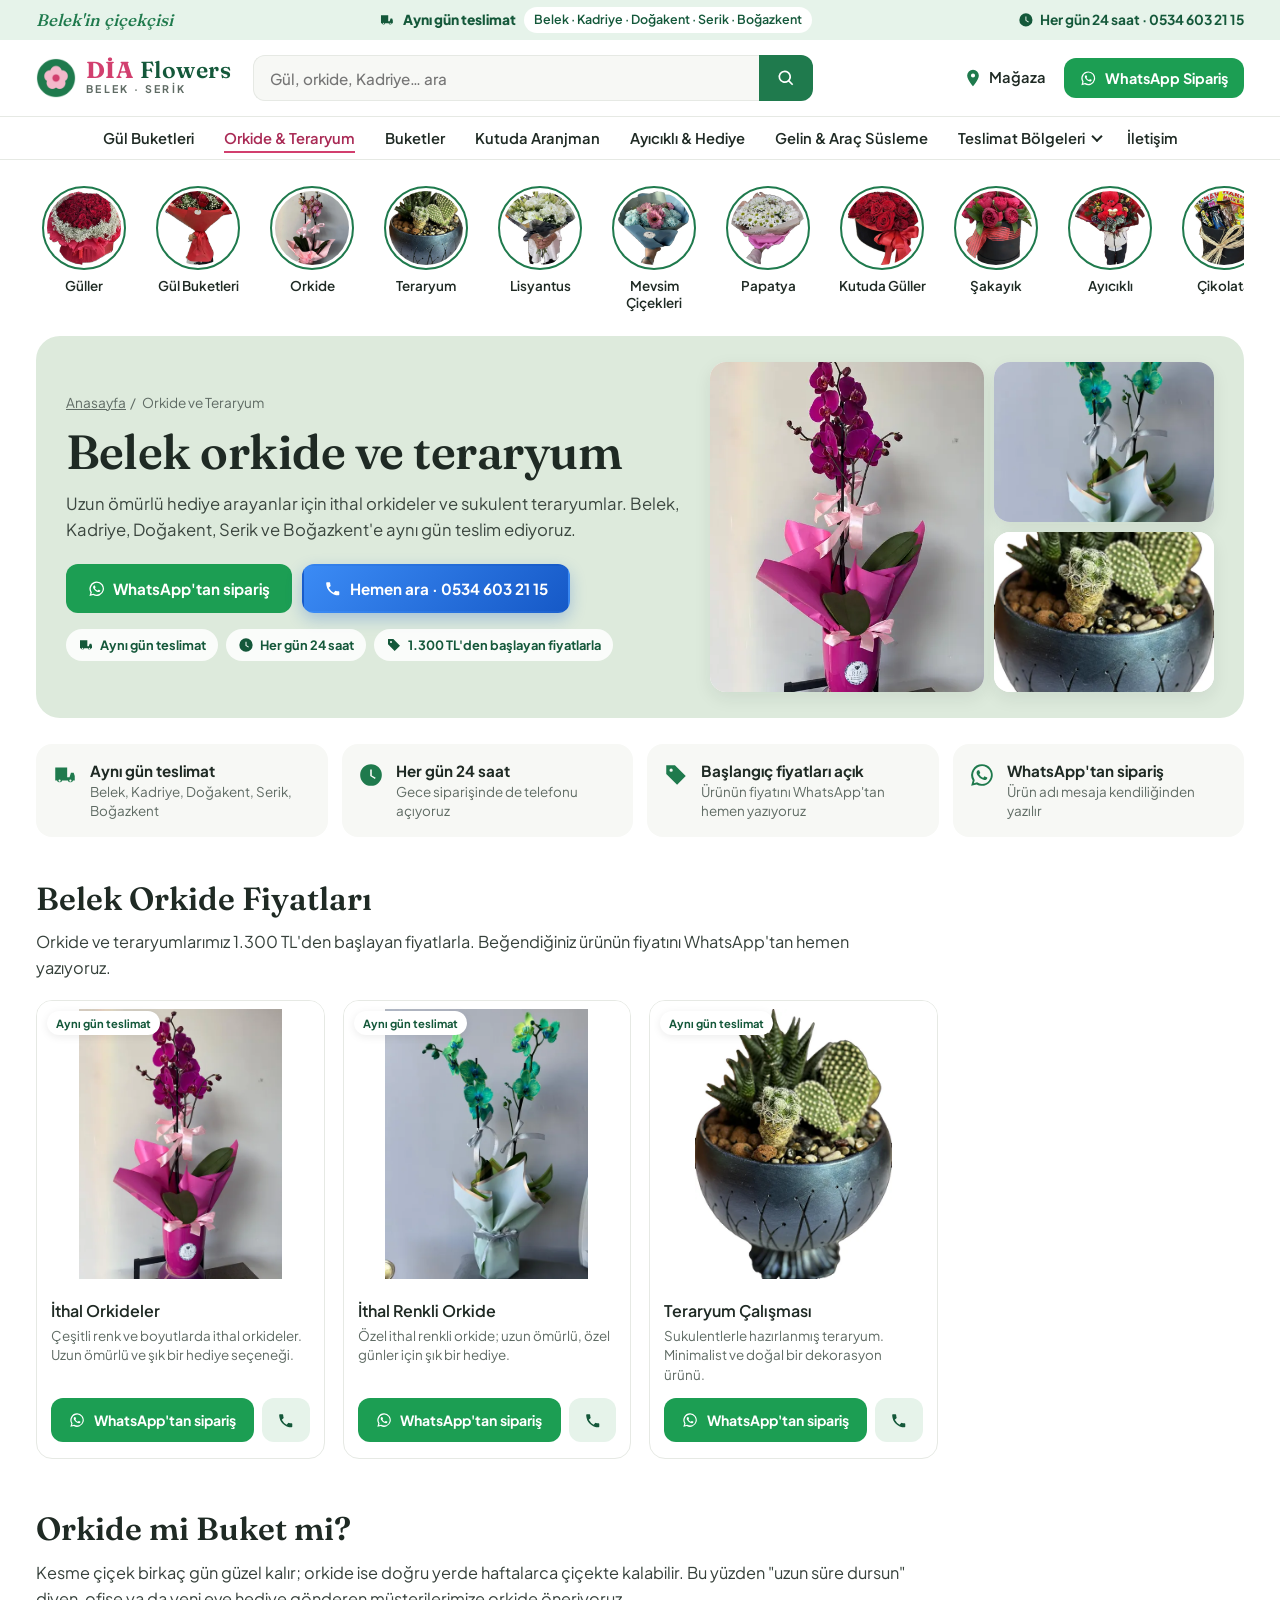
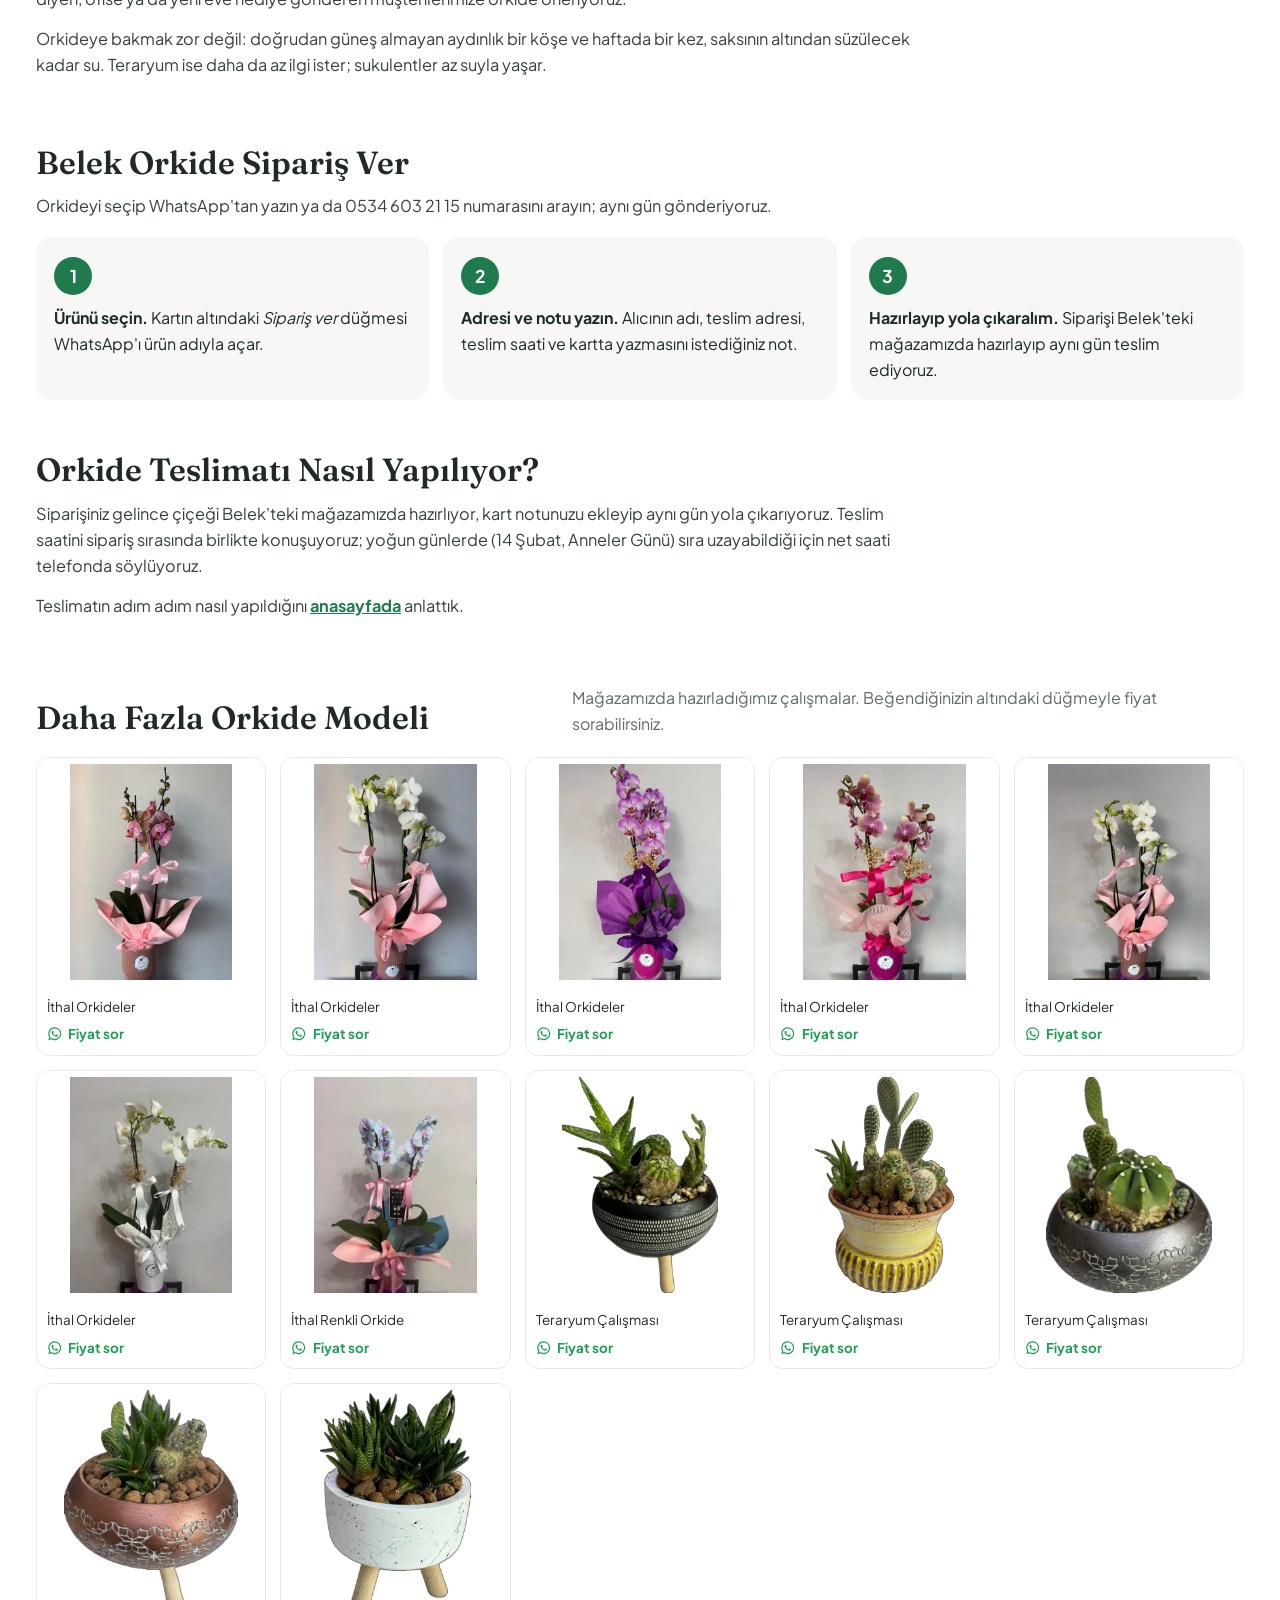
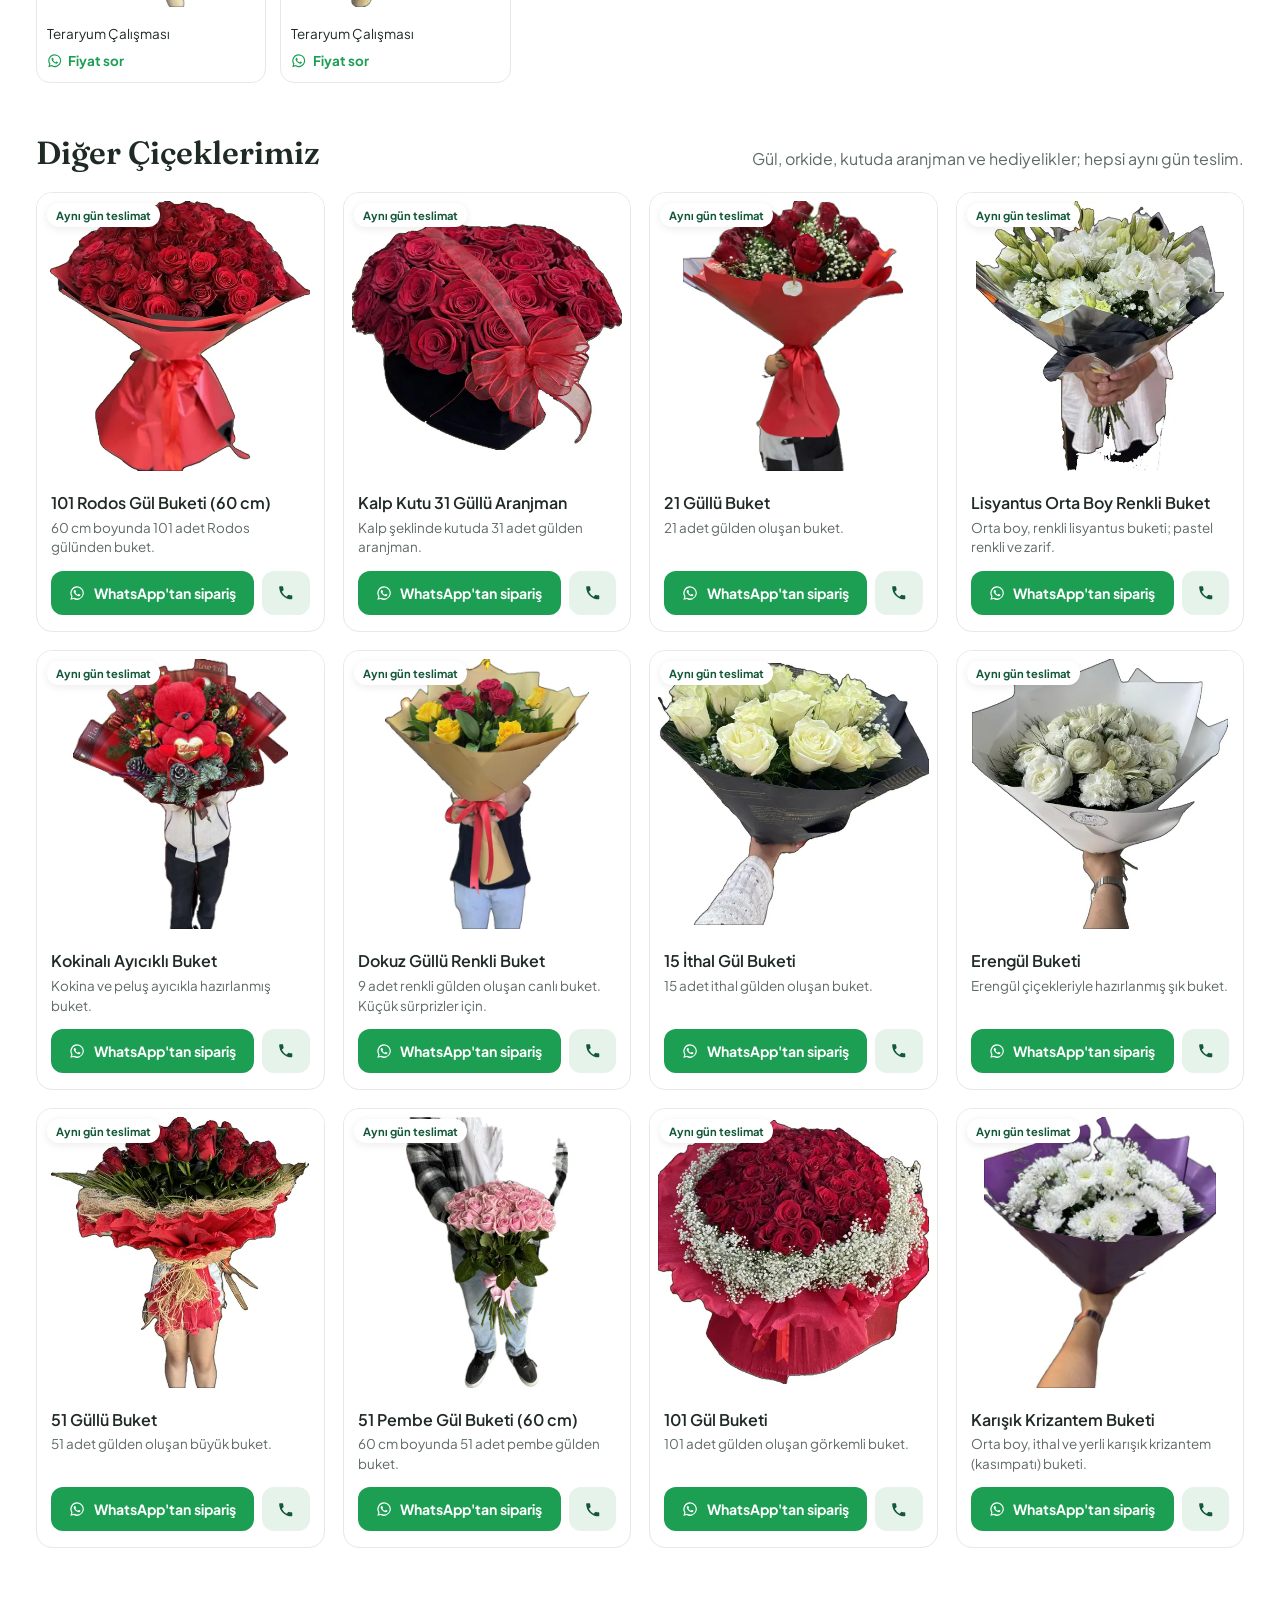
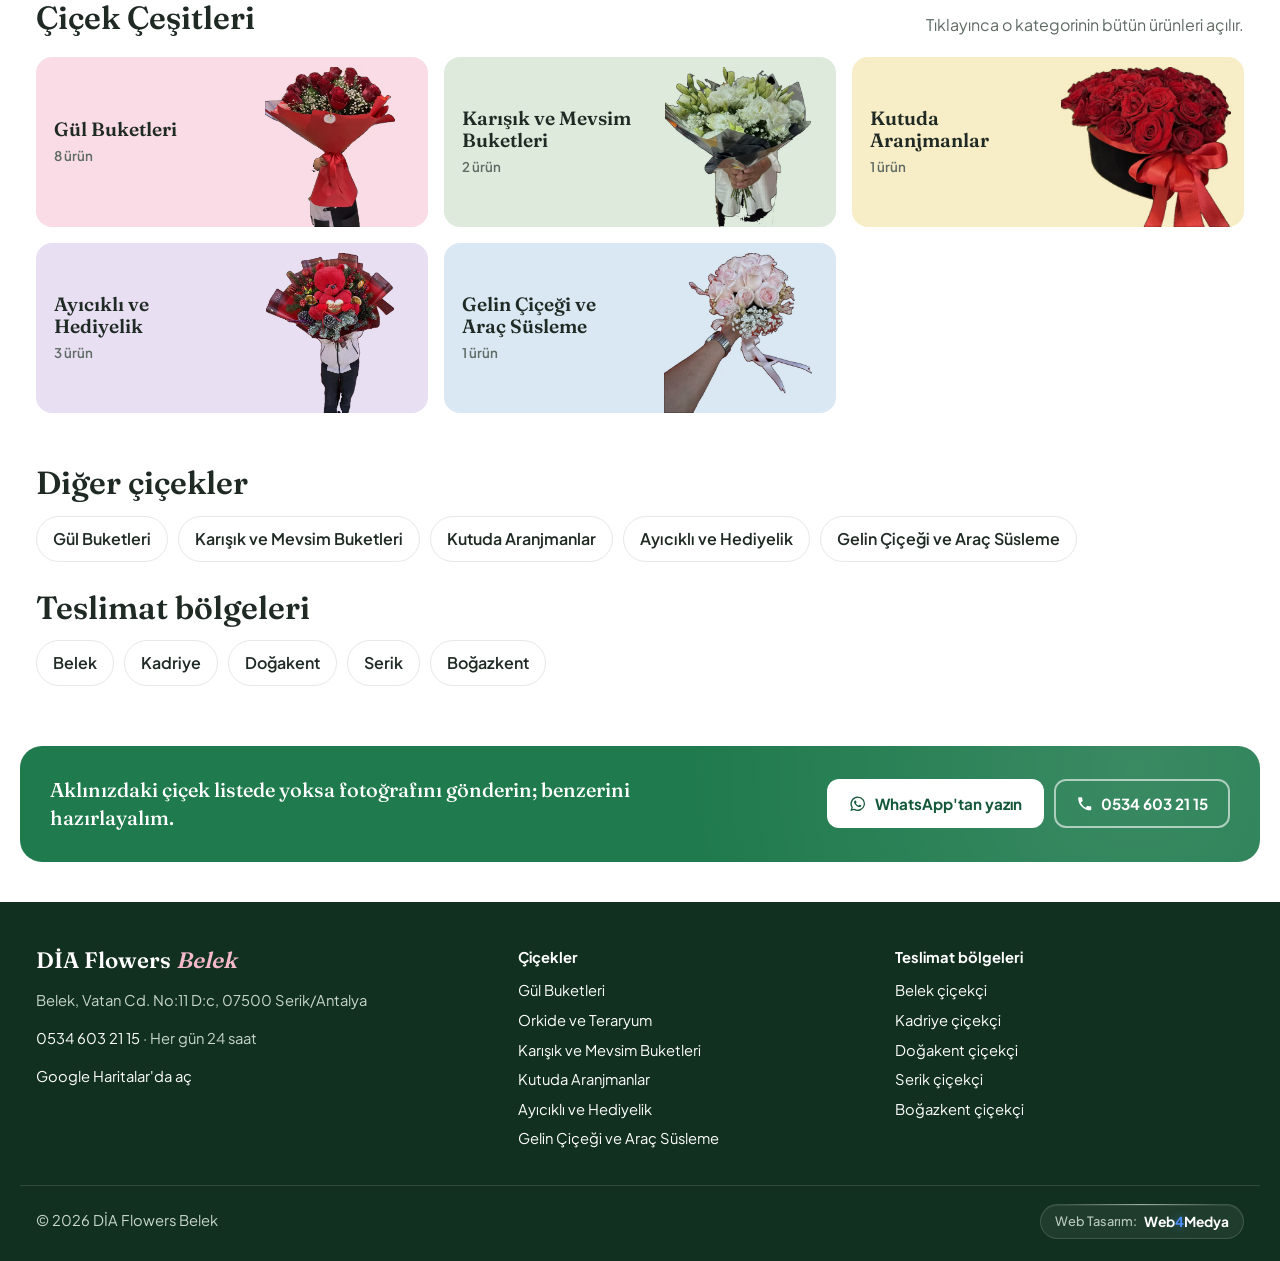
<file: orkide-teraryum/index.html>
<!doctype html>
<html lang="tr">
<head>
<meta charset="utf-8">
<meta name="viewport" content="width=device-width, initial-scale=1">
<title>Belek Orkide ve Teraryum — Fiyatları ve Sipariş | DİA Flowers</title>
<meta name="description" content="Uzun ömürlü hediye arayanlar için ithal orkideler ve sukulent teraryumlar. Belek&#x27;teki DİA Flowers&#x27;tan aynı gün teslimat; WhatsApp&#x27;tan sipariş.">
<link rel="canonical" href="https://diabelekflowers.com/orkide-teraryum/">
<meta name="theme-color" content="#1F7A4D">
<meta property="og:type" content="website"><meta property="og:locale" content="tr_TR">
<meta property="og:title" content="Belek Orkide ve Teraryum — Fiyatları ve Sipariş | DİA Flowers"><meta property="og:description" content="Uzun ömürlü hediye arayanlar için ithal orkideler ve sukulent teraryumlar. Belek&#x27;teki DİA Flowers&#x27;tan aynı gün teslimat; WhatsApp&#x27;tan sipariş.">
<meta property="og:url" content="https://diabelekflowers.com/orkide-teraryum/"><meta property="og:image" content="https://diabelekflowers.com/images/og.jpg">
<link rel="icon" href="../favicon.ico" sizes="any"><link rel="icon" type="image/png" sizes="192x192" href="../images/favicon-192.png">
<link rel="apple-touch-icon" href="../images/favicon-192.png">
<link rel="preload" href="../assets/fonts/fraunces-latin.woff2" as="font" type="font/woff2" crossorigin>
<link rel="stylesheet" href="../assets/css/site.css?v=712b834b">
<script type="application/ld+json">{"@context": "https://schema.org", "@type": "Florist", "@id": "https://diabelekflowers.com/#isletme", "name": "DİA Flowers Belek", "alternateName": ["Belek Flowers Dia", "Serik DİA Flowers"], "url": "https://diabelekflowers.com/", "telephone": "+90 534 603 21 15", "email": "info@serikdiaflowers.com", "address": {"@type": "PostalAddress", "streetAddress": "Belek, Vatan Cd. No:11 D:c", "postalCode": "07500", "addressLocality": "Serik", "addressRegion": "Antalya", "addressCountry": "TR"}, "geo": {"@type": "GeoCoordinates", "latitude": 36.860642, "longitude": 31.060966}, "hasMap": "https://maps.google.com/?cid=12766109161344211274", "priceRange": "1.300 TL – 8.600 TL", "openingHoursSpecification": {"@type": "OpeningHoursSpecification", "dayOfWeek": ["Monday", "Tuesday", "Wednesday", "Thursday", "Friday", "Saturday", "Sunday"], "opens": "00:00", "closes": "23:59"}, "image": "https://diabelekflowers.com/images/magaza-900.webp"}</script><script type="application/ld+json">{"@context": "https://schema.org", "@type": "BreadcrumbList", "itemListElement": [{"@type": "ListItem", "position": 1, "name": "Anasayfa", "item": "https://diabelekflowers.com/"}, {"@type": "ListItem", "position": 2, "name": "Orkide ve Teraryum", "item": "https://diabelekflowers.com/orkide-teraryum/"}]}</script><script type="application/ld+json">{"@context": "https://schema.org", "@type": "ItemList", "name": "Orkide ve Teraryum", "itemListElement": [{"@type": "ListItem", "position": 1, "item": {"@type": "Thing", "name": "İthal Orkideler", "description": "Çeşitli renk ve boyutlarda ithal orkideler. Uzun ömürlü ve şık bir hediye seçeneği.", "image": "https://diabelekflowers.com/images/orkide1-900.webp"}}, {"@type": "ListItem", "position": 2, "item": {"@type": "Thing", "name": "İthal Renkli Orkide", "description": "Özel ithal renkli orkide; uzun ömürlü, özel günler için şık bir hediye.", "image": "https://diabelekflowers.com/images/ithalrenkliorkide1-900.webp"}}, {"@type": "ListItem", "position": 3, "item": {"@type": "Thing", "name": "Teraryum Çalışması", "description": "Sukulentlerle hazırlanmış teraryum. Minimalist ve doğal bir dekorasyon ürünü.", "image": "https://diabelekflowers.com/images/tereryum1-900.webp"}}]}</script>
</head>
<body>
<a class="atla" href="#icerik">İçeriğe geç</a>
<div class="duyuru"><div class="kap duyuru-ic">
 <span class="duyuru-slogan">Belek'in çiçekçisi</span>
 <span class="duyuru-orta"><svg viewBox="0 0 24 24" aria-hidden="true"><path d="M3 5h11v9h2.2l1.3-4H20l1 3v4h-1.6a2.5 2.5 0 0 1-4.8 0H9.4a2.5 2.5 0 0 1-4.8 0H3zm4 13.2a1 1 0 1 0 0-2 1 1 0 0 0 0 2zm10 0a1 1 0 1 0 0-2 1 1 0 0 0 0 2z"/></svg><b>Aynı gün teslimat</b><span class="duyuru-ay">Belek · Kadriye · Doğakent · Serik · Boğazkent</span></span>
 <a class="duyuru-tel" href="tel:+905346032115"><svg viewBox="0 0 24 24" aria-hidden="true"><path d="M12 2a10 10 0 1 0 10 10A10 10 0 0 0 12 2zm.75 10.4 3.6 2.15-.75 1.25L11.25 13V7h1.5z"/></svg>Her gün 24 saat · 0534 603 21 15</a>
</div></div>
<header class="ust">
 <div class="kap ust-ic">
  <a class="logo" href="../" aria-label="DİA Flowers Belek anasayfa"><img src="../images/favicon-192.png" width="40" height="40" alt=""><span class="logo-y"><span class="logo-dia">DİA <i>Flowers</i></span><small>Belek · Serik</small></span></a>
  <form class="ara" role="search" action="../" data-kok="../" onsubmit="return false">
   <label class="atla" for="ara-g">Ürün, kategori ya da bölge ara</label>
   <input id="ara-g" type="search" placeholder="Gül, orkide, Kadriye… ara" autocomplete="off" enterkeyhint="search">
   <button type="submit" aria-label="Ara"><svg viewBox="0 0 24 24" aria-hidden="true"><path d="M10.5 3a7.5 7.5 0 0 1 5.9 12.1l4.3 4.3-1.4 1.4-4.3-4.3A7.5 7.5 0 1 1 10.5 3zm0 2a5.5 5.5 0 1 0 0 11 5.5 5.5 0 0 0 0-11z"/></svg></button>
   <div class="ara-sonuc" hidden></div>
  </form>
  <div class="ust-sag">
   <a class="ik-l" href="../iletisim/"><svg viewBox="0 0 24 24" aria-hidden="true"><path d="M12 2a7 7 0 0 0-7 7c0 5.25 7 13 7 13s7-7.75 7-13a7 7 0 0 0-7-7zm0 9.5A2.5 2.5 0 1 1 12 6.5a2.5 2.5 0 0 1 0 5z"/></svg><span>Mağaza</span></a>
   <a class="dg dg-wa" href="https://wa.me/905346032115?text=Merhaba%2C%20%C3%A7i%C3%A7ek%20sipari%C5%9Fi%20vermek%20istiyorum." rel="noopener" target="_blank"><svg viewBox="0 0 24 24" aria-hidden="true"><path d="M12 2a10 10 0 0 0-8.6 15.1L2 22l5-1.3A10 10 0 1 0 12 2zm0 18.2a8.2 8.2 0 0 1-4.2-1.2l-.3-.2-3 .8.8-2.9-.2-.3A8.2 8.2 0 1 1 12 20.2zm4.5-6.1c-.25-.12-1.47-.72-1.7-.8-.23-.09-.4-.13-.56.12-.17.25-.64.8-.79.97-.14.17-.29.19-.54.06a6.7 6.7 0 0 1-3.3-2.9c-.25-.43.25-.4.71-1.33a.45.45 0 0 0-.02-.42c-.06-.12-.56-1.35-.77-1.85-.2-.48-.4-.42-.56-.42h-.47a.9.9 0 0 0-.65.3 2.7 2.7 0 0 0-.85 2.02 4.7 4.7 0 0 0 1 2.5 10.8 10.8 0 0 0 4.1 3.65c1.53.66 2.13.71 2.9.6.47-.07 1.47-.6 1.67-1.18.21-.58.21-1.08.15-1.18-.06-.1-.23-.17-.48-.29z"/></svg><span class="dg-yz">WhatsApp Sipariş</span></a>
   <button class="menu-d" type="button" aria-controls="menu" aria-expanded="false" aria-label="Menüyü aç"><svg viewBox="0 0 24 24" aria-hidden="true"><path d="M3 6h18v2H3zm0 5h18v2H3zm0 5h18v2H3z"/></svg></button>
  </div>
 </div>
 <nav class="menu" id="menu" aria-label="Kategoriler">
  <div class="kap menu-ic"><a href="../gul-buketleri/">Gül Buketleri</a><a href="../orkide-teraryum/" aria-current="page">Orkide &amp; Teraryum</a><a href="../buketler/">Buketler</a><a href="../kutuda-aranjman/">Kutuda Aranjman</a><a href="../hediye-ayicikli/">Ayıcıklı &amp; Hediye</a><a href="../gelin-cicegi-arac-susleme/">Gelin &amp; Araç Süsleme</a>
   <div class="acilir"><button type="button" class="acilir-d" aria-expanded="false">Teslimat Bölgeleri</button><div class="acilir-ic"><a href="../">Belek</a><a href="../kadriye-cicekci/">Kadriye</a><a href="../dogakent-cicekci/">Doğakent</a><a href="../serik-cicekci/">Serik</a><a href="../bogazkent-cicekci/">Boğazkent</a></div></div>
   <a href="../iletisim/" class="menu-son">İletişim</a>
  </div>
 </nav>
</header>
<main id="icerik">
<section class="kap balonlar" aria-label="Çiçek kategorileri"><div class="balon-serit"><a class="balon" href="../gul-buketleri/"><span class="balon-g"><img class="" src="../images/101gul-900.webp" srcset="../images/101gul-480.webp 480w, ../images/101gul-900.webp 900w" sizes="96px" width="900" height="880" alt="Güller" loading="lazy" decoding="async"></span><span>Güller</span></a><a class="balon" href="../gul-buketleri/"><span class="balon-g"><img class="" src="../images/21gullu1-900.webp" srcset="../images/21gullu1-480.webp 480w, ../images/21gullu1-900.webp 900w" sizes="96px" width="900" height="1105" alt="Gül Buketleri" loading="lazy" decoding="async"></span><span>Gül Buketleri</span></a><a class="balon" href="../orkide-teraryum/"><span class="balon-g"><img class="" src="../images/orkide2-900.webp" srcset="../images/orkide2-480.webp 480w, ../images/orkide2-900.webp 900w" sizes="96px" width="900" height="1200" alt="Orkide" loading="lazy" decoding="async"></span><span>Orkide</span></a><a class="balon" href="../orkide-teraryum/"><span class="balon-g"><img class="" src="../images/tereryum1-900.webp" srcset="../images/tereryum1-480.webp 480w, ../images/tereryum1-900.webp 900w" sizes="96px" width="900" height="1233" alt="Teraryum" loading="lazy" decoding="async"></span><span>Teraryum</span></a><a class="balon" href="../buketler/"><span class="balon-g"><img class="" src="../images/lisyantus1-900.webp" srcset="../images/lisyantus1-480.webp 480w, ../images/lisyantus1-900.webp 900w" sizes="96px" width="900" height="982" alt="Lisyantus" loading="lazy" decoding="async"></span><span>Lisyantus</span></a><a class="balon" href="../buketler/"><span class="balon-g"><img class="" src="../images/mevsimcicekleri1-900.webp" srcset="../images/mevsimcicekleri1-480.webp 480w, ../images/mevsimcicekleri1-900.webp 900w" sizes="96px" width="900" height="958" alt="Mevsim Çiçekleri" loading="lazy" decoding="async"></span><span>Mevsim Çiçekleri</span></a><a class="balon" href="../buketler/"><span class="balon-g"><img class="" src="../images/papatya-900.webp" srcset="../images/papatya-480.webp 480w, ../images/papatya-900.webp 900w" sizes="96px" width="900" height="858" alt="Papatya" loading="lazy" decoding="async"></span><span>Papatya</span></a><a class="balon" href="../kutuda-aranjman/"><span class="balon-g"><img class="" src="../images/kutudakirmiziarajman-900.webp" srcset="../images/kutudakirmiziarajman-480.webp 480w, ../images/kutudakirmiziarajman-900.webp 900w" sizes="96px" width="900" height="848" alt="Kutuda Güller" loading="lazy" decoding="async"></span><span>Kutuda Güller</span></a><a class="balon" href="../kutuda-aranjman/"><span class="balon-g"><img class="" src="../images/sakayim1-900.webp" srcset="../images/sakayim1-480.webp 480w, ../images/sakayim1-900.webp 900w" sizes="96px" width="900" height="1023" alt="Şakayık" loading="lazy" decoding="async"></span><span>Şakayık</span></a><a class="balon" href="../hediye-ayicikli/"><span class="balon-g"><img class="" src="../images/kokoinali-900.webp" srcset="../images/kokoinali-480.webp 480w, ../images/kokoinali-900.webp 900w" sizes="96px" width="900" height="1131" alt="Ayıcıklı" loading="lazy" decoding="async"></span><span>Ayıcıklı</span></a><a class="balon" href="../hediye-ayicikli/"><span class="balon-g"><img class="" src="../images/cikolata1-900.webp" srcset="../images/cikolata1-480.webp 480w, ../images/cikolata1-900.webp 900w" sizes="96px" width="900" height="1152" alt="Çikolata" loading="lazy" decoding="async"></span><span>Çikolata</span></a><a class="balon" href="../gelin-cicegi-arac-susleme/"><span class="balon-g"><img class="" src="../images/gelin1-900.webp" srcset="../images/gelin1-480.webp 480w, ../images/gelin1-900.webp 900w" sizes="96px" width="900" height="968" alt="Gelin Çiçeği" loading="lazy" decoding="async"></span><span>Gelin Çiçeği</span></a><a class="balon" href="../gelin-cicegi-arac-susleme/"><span class="balon-g"><img class="" src="../images/araba1-900.webp" srcset="../images/araba1-480.webp 480w, ../images/araba1-900.webp 900w" sizes="96px" width="900" height="1181" alt="Araç Süsleme" loading="lazy" decoding="async"></span><span>Araç Süsleme</span></a></div></section>
<section class="kap"><div class="ic-hero ban-ada">
 <div class="ic-y"><nav class="kirinti" aria-label="Sayfa yolu"><a href="../">Anasayfa</a> <span>/</span> <span aria-current="page">Orkide ve Teraryum</span></nav><h1>Belek orkide ve teraryum</h1><p class="ic-p">Uzun ömürlü hediye arayanlar için ithal orkideler ve sukulent teraryumlar. Belek, Kadriye, Doğakent, Serik ve Boğazkent&#x27;e aynı gün teslim ediyoruz.</p>
  <div class="ic-d"><a class="btn btn-wa" href="https://wa.me/905346032115?text=Merhaba%2C%20Orkide%20sipari%C5%9Fi%20vermek%20istiyorum." rel="noopener" target="_blank"><svg viewBox="0 0 24 24" aria-hidden="true"><path d="M12 2a10 10 0 0 0-8.6 15.1L2 22l5-1.3A10 10 0 1 0 12 2zm0 18.2a8.2 8.2 0 0 1-4.2-1.2l-.3-.2-3 .8.8-2.9-.2-.3A8.2 8.2 0 1 1 12 20.2zm4.5-6.1c-.25-.12-1.47-.72-1.7-.8-.23-.09-.4-.13-.56.12-.17.25-.64.8-.79.97-.14.17-.29.19-.54.06a6.7 6.7 0 0 1-3.3-2.9c-.25-.43.25-.4.71-1.33a.45.45 0 0 0-.02-.42c-.06-.12-.56-1.35-.77-1.85-.2-.48-.4-.42-.56-.42h-.47a.9.9 0 0 0-.65.3 2.7 2.7 0 0 0-.85 2.02 4.7 4.7 0 0 0 1 2.5 10.8 10.8 0 0 0 4.1 3.65c1.53.66 2.13.71 2.9.6.47-.07 1.47-.6 1.67-1.18.21-.58.21-1.08.15-1.18-.06-.1-.23-.17-.48-.29z"/></svg>WhatsApp'tan sipariş</a><a class="btn btn-mavi" href="tel:+905346032115"><svg viewBox="0 0 24 24" aria-hidden="true"><path d="M6.6 10.8a15.1 15.1 0 0 0 6.6 6.6l2.2-2.2a1 1 0 0 1 1-.25 11.4 11.4 0 0 0 3.6.57 1 1 0 0 1 1 1V20a1 1 0 0 1-1 1A17 17 0 0 1 3 4a1 1 0 0 1 1-1h3.5a1 1 0 0 1 1 1c0 1.25.2 2.45.57 3.57a1 1 0 0 1-.25 1z"/></svg>Hemen ara · 0534 603 21 15</a></div>
  <ul class="ic-cip"><li><svg viewBox="0 0 24 24" aria-hidden="true"><path d="M3 5h11v9h2.2l1.3-4H20l1 3v4h-1.6a2.5 2.5 0 0 1-4.8 0H9.4a2.5 2.5 0 0 1-4.8 0H3zm4 13.2a1 1 0 1 0 0-2 1 1 0 0 0 0 2zm10 0a1 1 0 1 0 0-2 1 1 0 0 0 0 2z"/></svg>Aynı gün teslimat</li><li><svg viewBox="0 0 24 24" aria-hidden="true"><path d="M12 2a10 10 0 1 0 10 10A10 10 0 0 0 12 2zm.75 10.4 3.6 2.15-.75 1.25L11.25 13V7h1.5z"/></svg>Her gün 24 saat</li><li><svg viewBox="0 0 24 24" aria-hidden="true"><path d="M3 3h8l10 10-8 8L3 11zm4.5 6A1.5 1.5 0 1 0 6 7.5 1.5 1.5 0 0 0 7.5 9z"/></svg>1.300 TL'den başlayan fiyatlarla</li></ul>
 </div>
 <div class="ic-kolaj"><figure><img class="" src="../images/orkide1-900.webp" srcset="../images/orkide1-480.webp 480w, ../images/orkide1-900.webp 900w" sizes="(max-width:900px) 50vw, 300px" width="900" height="1200" alt="İthal Orkideler" fetchpriority="high"></figure><figure><img class="" src="../images/ithalrenkliorkide1-900.webp" srcset="../images/ithalrenkliorkide1-480.webp 480w, ../images/ithalrenkliorkide1-900.webp 900w" sizes="(max-width:900px) 50vw, 300px" width="900" height="1200" alt="İthal Renkli Orkide" loading="lazy" decoding="async"></figure><figure><img class="" src="../images/tereryum1-900.webp" srcset="../images/tereryum1-480.webp 480w, ../images/tereryum1-900.webp 900w" sizes="(max-width:900px) 50vw, 300px" width="900" height="1233" alt="Teraryum Çalışması" loading="lazy" decoding="async"></figure></div>
</div></section>
<ul class="guven kap">
 <li><svg viewBox="0 0 24 24" aria-hidden="true"><path d="M3 5h11v9h2.2l1.3-4H20l1 3v4h-1.6a2.5 2.5 0 0 1-4.8 0H9.4a2.5 2.5 0 0 1-4.8 0H3zm4 13.2a1 1 0 1 0 0-2 1 1 0 0 0 0 2zm10 0a1 1 0 1 0 0-2 1 1 0 0 0 0 2z"/></svg><span><b>Aynı gün teslimat</b>Belek, Kadriye, Doğakent, Serik, Boğazkent</span></li>
 <li><svg viewBox="0 0 24 24" aria-hidden="true"><path d="M12 2a10 10 0 1 0 10 10A10 10 0 0 0 12 2zm.75 10.4 3.6 2.15-.75 1.25L11.25 13V7h1.5z"/></svg><span><b>Her gün 24 saat</b>Gece siparişinde de telefonu açıyoruz</span></li>
 <li><svg viewBox="0 0 24 24" aria-hidden="true"><path d="M3 3h8l10 10-8 8L3 11zm4.5 6A1.5 1.5 0 1 0 6 7.5 1.5 1.5 0 0 0 7.5 9z"/></svg><span><b>Başlangıç fiyatları açık</b>Ürünün fiyatını WhatsApp'tan hemen yazıyoruz</span></li>
 <li><svg viewBox="0 0 24 24" aria-hidden="true"><path d="M12 2a10 10 0 0 0-8.6 15.1L2 22l5-1.3A10 10 0 1 0 12 2zm0 18.2a8.2 8.2 0 0 1-4.2-1.2l-.3-.2-3 .8.8-2.9-.2-.3A8.2 8.2 0 1 1 12 20.2zm4.5-6.1c-.25-.12-1.47-.72-1.7-.8-.23-.09-.4-.13-.56.12-.17.25-.64.8-.79.97-.14.17-.29.19-.54.06a6.7 6.7 0 0 1-3.3-2.9c-.25-.43.25-.4.71-1.33a.45.45 0 0 0-.02-.42c-.06-.12-.56-1.35-.77-1.85-.2-.48-.4-.42-.56-.42h-.47a.9.9 0 0 0-.65.3 2.7 2.7 0 0 0-.85 2.02 4.7 4.7 0 0 0 1 2.5 10.8 10.8 0 0 0 4.1 3.65c1.53.66 2.13.71 2.9.6.47-.07 1.47-.6 1.67-1.18.21-.58.21-1.08.15-1.18-.06-.1-.23-.17-.48-.29z"/></svg><span><b>WhatsApp'tan sipariş</b>Ürün adı mesaja kendiliğinden yazılır</span></li>
</ul>
<section class="bolum kap yazi genis"><h2>Belek Orkide Fiyatları</h2><div class="yz"><p>Orkide ve teraryumlarımız 1.300 TL'den başlayan fiyatlarla. Beğendiğiniz ürünün fiyatını WhatsApp'tan hemen yazıyoruz.</p></div><div class="izgara"><article class="kart" id="ithal-orkideler">
 <div class="kart-g"><img class="" src="../images/orkide1-900.webp" srcset="../images/orkide1-480.webp 480w, ../images/orkide1-900.webp 900w" sizes="(max-width:640px) 50vw, 300px" width="900" height="1200" alt="İthal Orkideler — DİA Flowers Belek" loading="lazy" decoding="async"><span class="rozet">Aynı gün teslimat</span></div>
 <div class="kart-ic">
  <h3>İthal Orkideler</h3>
  <p class="kart-a">Çeşitli renk ve boyutlarda ithal orkideler. Uzun ömürlü ve şık bir hediye seçeneği.</p>
  <div class="kart-d"><a class="btn btn-wa" href="https://wa.me/905346032115?text=Merhaba%2C%20%C4%B0thal%20Orkideler%20sipari%C5%9F%20vermek%20istiyorum.%20Fiyat%C4%B1n%C4%B1%20%C3%B6%C4%9Frenebilir%20miyim%3F" rel="noopener" target="_blank"><svg viewBox="0 0 24 24" aria-hidden="true"><path d="M12 2a10 10 0 0 0-8.6 15.1L2 22l5-1.3A10 10 0 1 0 12 2zm0 18.2a8.2 8.2 0 0 1-4.2-1.2l-.3-.2-3 .8.8-2.9-.2-.3A8.2 8.2 0 1 1 12 20.2zm4.5-6.1c-.25-.12-1.47-.72-1.7-.8-.23-.09-.4-.13-.56.12-.17.25-.64.8-.79.97-.14.17-.29.19-.54.06a6.7 6.7 0 0 1-3.3-2.9c-.25-.43.25-.4.71-1.33a.45.45 0 0 0-.02-.42c-.06-.12-.56-1.35-.77-1.85-.2-.48-.4-.42-.56-.42h-.47a.9.9 0 0 0-.65.3 2.7 2.7 0 0 0-.85 2.02 4.7 4.7 0 0 0 1 2.5 10.8 10.8 0 0 0 4.1 3.65c1.53.66 2.13.71 2.9.6.47-.07 1.47-.6 1.67-1.18.21-.58.21-1.08.15-1.18-.06-.1-.23-.17-.48-.29z"/></svg><span class="uzun">WhatsApp'tan sipariş</span><span class="kisa">Sipariş ver</span></a><a class="btn btn-ara" href="tel:+905346032115" aria-label="İthal Orkideler için ara"><svg viewBox="0 0 24 24" aria-hidden="true"><path d="M6.6 10.8a15.1 15.1 0 0 0 6.6 6.6l2.2-2.2a1 1 0 0 1 1-.25 11.4 11.4 0 0 0 3.6.57 1 1 0 0 1 1 1V20a1 1 0 0 1-1 1A17 17 0 0 1 3 4a1 1 0 0 1 1-1h3.5a1 1 0 0 1 1 1c0 1.25.2 2.45.57 3.57a1 1 0 0 1-.25 1z"/></svg></a></div>
 </div>
</article><article class="kart" id="ithal-renkli-orkide">
 <div class="kart-g"><img class="" src="../images/ithalrenkliorkide1-900.webp" srcset="../images/ithalrenkliorkide1-480.webp 480w, ../images/ithalrenkliorkide1-900.webp 900w" sizes="(max-width:640px) 50vw, 300px" width="900" height="1200" alt="İthal Renkli Orkide — DİA Flowers Belek" loading="lazy" decoding="async"><span class="rozet">Aynı gün teslimat</span></div>
 <div class="kart-ic">
  <h3>İthal Renkli Orkide</h3>
  <p class="kart-a">Özel ithal renkli orkide; uzun ömürlü, özel günler için şık bir hediye.</p>
  <div class="kart-d"><a class="btn btn-wa" href="https://wa.me/905346032115?text=Merhaba%2C%20%C4%B0thal%20Renkli%20Orkide%20sipari%C5%9F%20vermek%20istiyorum.%20Fiyat%C4%B1n%C4%B1%20%C3%B6%C4%9Frenebilir%20miyim%3F" rel="noopener" target="_blank"><svg viewBox="0 0 24 24" aria-hidden="true"><path d="M12 2a10 10 0 0 0-8.6 15.1L2 22l5-1.3A10 10 0 1 0 12 2zm0 18.2a8.2 8.2 0 0 1-4.2-1.2l-.3-.2-3 .8.8-2.9-.2-.3A8.2 8.2 0 1 1 12 20.2zm4.5-6.1c-.25-.12-1.47-.72-1.7-.8-.23-.09-.4-.13-.56.12-.17.25-.64.8-.79.97-.14.17-.29.19-.54.06a6.7 6.7 0 0 1-3.3-2.9c-.25-.43.25-.4.71-1.33a.45.45 0 0 0-.02-.42c-.06-.12-.56-1.35-.77-1.85-.2-.48-.4-.42-.56-.42h-.47a.9.9 0 0 0-.65.3 2.7 2.7 0 0 0-.85 2.02 4.7 4.7 0 0 0 1 2.5 10.8 10.8 0 0 0 4.1 3.65c1.53.66 2.13.71 2.9.6.47-.07 1.47-.6 1.67-1.18.21-.58.21-1.08.15-1.18-.06-.1-.23-.17-.48-.29z"/></svg><span class="uzun">WhatsApp'tan sipariş</span><span class="kisa">Sipariş ver</span></a><a class="btn btn-ara" href="tel:+905346032115" aria-label="İthal Renkli Orkide için ara"><svg viewBox="0 0 24 24" aria-hidden="true"><path d="M6.6 10.8a15.1 15.1 0 0 0 6.6 6.6l2.2-2.2a1 1 0 0 1 1-.25 11.4 11.4 0 0 0 3.6.57 1 1 0 0 1 1 1V20a1 1 0 0 1-1 1A17 17 0 0 1 3 4a1 1 0 0 1 1-1h3.5a1 1 0 0 1 1 1c0 1.25.2 2.45.57 3.57a1 1 0 0 1-.25 1z"/></svg></a></div>
 </div>
</article><article class="kart" id="teraryum-calismasi">
 <div class="kart-g"><img class="" src="../images/tereryum1-900.webp" srcset="../images/tereryum1-480.webp 480w, ../images/tereryum1-900.webp 900w" sizes="(max-width:640px) 50vw, 300px" width="900" height="1233" alt="Teraryum Çalışması — DİA Flowers Belek" loading="lazy" decoding="async"><span class="rozet">Aynı gün teslimat</span></div>
 <div class="kart-ic">
  <h3>Teraryum Çalışması</h3>
  <p class="kart-a">Sukulentlerle hazırlanmış teraryum. Minimalist ve doğal bir dekorasyon ürünü.</p>
  <div class="kart-d"><a class="btn btn-wa" href="https://wa.me/905346032115?text=Merhaba%2C%20Teraryum%20%C3%87al%C4%B1%C5%9Fmas%C4%B1%20sipari%C5%9F%20vermek%20istiyorum.%20Fiyat%C4%B1n%C4%B1%20%C3%B6%C4%9Frenebilir%20miyim%3F" rel="noopener" target="_blank"><svg viewBox="0 0 24 24" aria-hidden="true"><path d="M12 2a10 10 0 0 0-8.6 15.1L2 22l5-1.3A10 10 0 1 0 12 2zm0 18.2a8.2 8.2 0 0 1-4.2-1.2l-.3-.2-3 .8.8-2.9-.2-.3A8.2 8.2 0 1 1 12 20.2zm4.5-6.1c-.25-.12-1.47-.72-1.7-.8-.23-.09-.4-.13-.56.12-.17.25-.64.8-.79.97-.14.17-.29.19-.54.06a6.7 6.7 0 0 1-3.3-2.9c-.25-.43.25-.4.71-1.33a.45.45 0 0 0-.02-.42c-.06-.12-.56-1.35-.77-1.85-.2-.48-.4-.42-.56-.42h-.47a.9.9 0 0 0-.65.3 2.7 2.7 0 0 0-.85 2.02 4.7 4.7 0 0 0 1 2.5 10.8 10.8 0 0 0 4.1 3.65c1.53.66 2.13.71 2.9.6.47-.07 1.47-.6 1.67-1.18.21-.58.21-1.08.15-1.18-.06-.1-.23-.17-.48-.29z"/></svg><span class="uzun">WhatsApp'tan sipariş</span><span class="kisa">Sipariş ver</span></a><a class="btn btn-ara" href="tel:+905346032115" aria-label="Teraryum Çalışması için ara"><svg viewBox="0 0 24 24" aria-hidden="true"><path d="M6.6 10.8a15.1 15.1 0 0 0 6.6 6.6l2.2-2.2a1 1 0 0 1 1-.25 11.4 11.4 0 0 0 3.6.57 1 1 0 0 1 1 1V20a1 1 0 0 1-1 1A17 17 0 0 1 3 4a1 1 0 0 1 1-1h3.5a1 1 0 0 1 1 1c0 1.25.2 2.45.57 3.57a1 1 0 0 1-.25 1z"/></svg></a></div>
 </div>
</article></div></section>
<section class="bolum kap yazi"><h2>Orkide mi Buket mi?</h2><div class="yz"><p>Kesme çiçek birkaç gün güzel kalır; orkide ise doğru yerde haftalarca çiçekte kalabilir. Bu yüzden "uzun süre dursun" diyen, ofise ya da yeni eve hediye gönderen müşterilerimize orkide öneriyoruz.</p><p>Orkideye bakmak zor değil: doğrudan güneş almayan aydınlık bir köşe ve haftada bir kez, saksının altından süzülecek kadar su. Teraryum ise daha da az ilgi ister; sukulentler az suyla yaşar.</p></div></section>
<section class="bolum kap yazi"><h2>Belek Orkide Sipariş Ver</h2><div class="yz"><p>Orkideyi seçip WhatsApp'tan yazın ya da 0534 603 21 15 numarasını arayın; aynı gün gönderiyoruz.</p></div><ol class="adim">
  <li><b>Ürünü seçin.</b> Kartın altındaki <em>Sipariş ver</em> düğmesi WhatsApp'ı ürün adıyla açar.</li>
  <li><b>Adresi ve notu yazın.</b> Alıcının adı, teslim adresi, teslim saati ve kartta yazmasını istediğiniz not.</li>
  <li><b>Hazırlayıp yola çıkaralım.</b> Siparişi Belek'teki mağazamızda hazırlayıp aynı gün teslim ediyoruz.</li>
 </ol></section>
<section class="bolum kap yazi" id="teslimat"><h2>Orkide Teslimatı Nasıl Yapılıyor?</h2><div class="yz"><p>Siparişiniz gelince çiçeği Belek'teki mağazamızda hazırlıyor, kart notunuzu ekleyip aynı gün yola çıkarıyoruz. Teslim saatini sipariş sırasında birlikte konuşuyoruz; yoğun günlerde (14 Şubat, Anneler Günü) sıra uzayabildiği için net saati telefonda söylüyoruz.</p><p>Teslimatın adım adım nasıl yapıldığını <a href="../#teslimat">anasayfada</a> anlattık.</p></div></section>

<section class="bolum kap"><div class="bas"><h2>Daha Fazla Orkide Modeli</h2>
 <p>Mağazamızda hazırladığımız çalışmalar. Beğendiğinizin altındaki düğmeyle fiyat sorabilirsiniz.</p></div>
 <div class="g-izgara"><figure class="gk"><img class="" src="../images/orkide2-900.webp" srcset="../images/orkide2-480.webp 480w, ../images/orkide2-900.webp 900w" sizes="(max-width:640px) 50vw, 240px" width="900" height="1200" alt="İthal Orkideler — DİA Flowers Belek" loading="lazy" decoding="async">
 <figcaption><span>İthal Orkideler</span><a href="https://wa.me/905346032115?text=Merhaba%2C%20sitenizdeki%20%22%C4%B0thal%20Orkideler%22%20%C3%BCr%C3%BCn%C3%BCn%C3%BCn%20fiyat%C4%B1n%C4%B1%20%C3%B6%C4%9Frenebilir%20miyim%3F" rel="noopener" target="_blank"><svg viewBox="0 0 24 24" aria-hidden="true"><path d="M12 2a10 10 0 0 0-8.6 15.1L2 22l5-1.3A10 10 0 1 0 12 2zm0 18.2a8.2 8.2 0 0 1-4.2-1.2l-.3-.2-3 .8.8-2.9-.2-.3A8.2 8.2 0 1 1 12 20.2zm4.5-6.1c-.25-.12-1.47-.72-1.7-.8-.23-.09-.4-.13-.56.12-.17.25-.64.8-.79.97-.14.17-.29.19-.54.06a6.7 6.7 0 0 1-3.3-2.9c-.25-.43.25-.4.71-1.33a.45.45 0 0 0-.02-.42c-.06-.12-.56-1.35-.77-1.85-.2-.48-.4-.42-.56-.42h-.47a.9.9 0 0 0-.65.3 2.7 2.7 0 0 0-.85 2.02 4.7 4.7 0 0 0 1 2.5 10.8 10.8 0 0 0 4.1 3.65c1.53.66 2.13.71 2.9.6.47-.07 1.47-.6 1.67-1.18.21-.58.21-1.08.15-1.18-.06-.1-.23-.17-.48-.29z"/></svg>Fiyat sor</a></figcaption></figure><figure class="gk"><img class="" src="../images/orkide3-900.webp" srcset="../images/orkide3-480.webp 480w, ../images/orkide3-900.webp 900w" sizes="(max-width:640px) 50vw, 240px" width="900" height="1200" alt="İthal Orkideler — DİA Flowers Belek" loading="lazy" decoding="async">
 <figcaption><span>İthal Orkideler</span><a href="https://wa.me/905346032115?text=Merhaba%2C%20sitenizdeki%20%22%C4%B0thal%20Orkideler%22%20%C3%BCr%C3%BCn%C3%BCn%C3%BCn%20fiyat%C4%B1n%C4%B1%20%C3%B6%C4%9Frenebilir%20miyim%3F" rel="noopener" target="_blank"><svg viewBox="0 0 24 24" aria-hidden="true"><path d="M12 2a10 10 0 0 0-8.6 15.1L2 22l5-1.3A10 10 0 1 0 12 2zm0 18.2a8.2 8.2 0 0 1-4.2-1.2l-.3-.2-3 .8.8-2.9-.2-.3A8.2 8.2 0 1 1 12 20.2zm4.5-6.1c-.25-.12-1.47-.72-1.7-.8-.23-.09-.4-.13-.56.12-.17.25-.64.8-.79.97-.14.17-.29.19-.54.06a6.7 6.7 0 0 1-3.3-2.9c-.25-.43.25-.4.71-1.33a.45.45 0 0 0-.02-.42c-.06-.12-.56-1.35-.77-1.85-.2-.48-.4-.42-.56-.42h-.47a.9.9 0 0 0-.65.3 2.7 2.7 0 0 0-.85 2.02 4.7 4.7 0 0 0 1 2.5 10.8 10.8 0 0 0 4.1 3.65c1.53.66 2.13.71 2.9.6.47-.07 1.47-.6 1.67-1.18.21-.58.21-1.08.15-1.18-.06-.1-.23-.17-.48-.29z"/></svg>Fiyat sor</a></figcaption></figure><figure class="gk"><img class="" src="../images/orkide4-900.webp" srcset="../images/orkide4-480.webp 480w, ../images/orkide4-900.webp 900w" sizes="(max-width:640px) 50vw, 240px" width="900" height="1200" alt="İthal Orkideler — DİA Flowers Belek" loading="lazy" decoding="async">
 <figcaption><span>İthal Orkideler</span><a href="https://wa.me/905346032115?text=Merhaba%2C%20sitenizdeki%20%22%C4%B0thal%20Orkideler%22%20%C3%BCr%C3%BCn%C3%BCn%C3%BCn%20fiyat%C4%B1n%C4%B1%20%C3%B6%C4%9Frenebilir%20miyim%3F" rel="noopener" target="_blank"><svg viewBox="0 0 24 24" aria-hidden="true"><path d="M12 2a10 10 0 0 0-8.6 15.1L2 22l5-1.3A10 10 0 1 0 12 2zm0 18.2a8.2 8.2 0 0 1-4.2-1.2l-.3-.2-3 .8.8-2.9-.2-.3A8.2 8.2 0 1 1 12 20.2zm4.5-6.1c-.25-.12-1.47-.72-1.7-.8-.23-.09-.4-.13-.56.12-.17.25-.64.8-.79.97-.14.17-.29.19-.54.06a6.7 6.7 0 0 1-3.3-2.9c-.25-.43.25-.4.71-1.33a.45.45 0 0 0-.02-.42c-.06-.12-.56-1.35-.77-1.85-.2-.48-.4-.42-.56-.42h-.47a.9.9 0 0 0-.65.3 2.7 2.7 0 0 0-.85 2.02 4.7 4.7 0 0 0 1 2.5 10.8 10.8 0 0 0 4.1 3.65c1.53.66 2.13.71 2.9.6.47-.07 1.47-.6 1.67-1.18.21-.58.21-1.08.15-1.18-.06-.1-.23-.17-.48-.29z"/></svg>Fiyat sor</a></figcaption></figure><figure class="gk"><img class="" src="../images/orkide5-900.webp" srcset="../images/orkide5-480.webp 480w, ../images/orkide5-900.webp 900w" sizes="(max-width:640px) 50vw, 240px" width="900" height="1200" alt="İthal Orkideler — DİA Flowers Belek" loading="lazy" decoding="async">
 <figcaption><span>İthal Orkideler</span><a href="https://wa.me/905346032115?text=Merhaba%2C%20sitenizdeki%20%22%C4%B0thal%20Orkideler%22%20%C3%BCr%C3%BCn%C3%BCn%C3%BCn%20fiyat%C4%B1n%C4%B1%20%C3%B6%C4%9Frenebilir%20miyim%3F" rel="noopener" target="_blank"><svg viewBox="0 0 24 24" aria-hidden="true"><path d="M12 2a10 10 0 0 0-8.6 15.1L2 22l5-1.3A10 10 0 1 0 12 2zm0 18.2a8.2 8.2 0 0 1-4.2-1.2l-.3-.2-3 .8.8-2.9-.2-.3A8.2 8.2 0 1 1 12 20.2zm4.5-6.1c-.25-.12-1.47-.72-1.7-.8-.23-.09-.4-.13-.56.12-.17.25-.64.8-.79.97-.14.17-.29.19-.54.06a6.7 6.7 0 0 1-3.3-2.9c-.25-.43.25-.4.71-1.33a.45.45 0 0 0-.02-.42c-.06-.12-.56-1.35-.77-1.85-.2-.48-.4-.42-.56-.42h-.47a.9.9 0 0 0-.65.3 2.7 2.7 0 0 0-.85 2.02 4.7 4.7 0 0 0 1 2.5 10.8 10.8 0 0 0 4.1 3.65c1.53.66 2.13.71 2.9.6.47-.07 1.47-.6 1.67-1.18.21-.58.21-1.08.15-1.18-.06-.1-.23-.17-.48-.29z"/></svg>Fiyat sor</a></figcaption></figure><figure class="gk"><img class="" src="../images/orkide6-900.webp" srcset="../images/orkide6-480.webp 480w, ../images/orkide6-900.webp 900w" sizes="(max-width:640px) 50vw, 240px" width="900" height="1200" alt="İthal Orkideler — DİA Flowers Belek" loading="lazy" decoding="async">
 <figcaption><span>İthal Orkideler</span><a href="https://wa.me/905346032115?text=Merhaba%2C%20sitenizdeki%20%22%C4%B0thal%20Orkideler%22%20%C3%BCr%C3%BCn%C3%BCn%C3%BCn%20fiyat%C4%B1n%C4%B1%20%C3%B6%C4%9Frenebilir%20miyim%3F" rel="noopener" target="_blank"><svg viewBox="0 0 24 24" aria-hidden="true"><path d="M12 2a10 10 0 0 0-8.6 15.1L2 22l5-1.3A10 10 0 1 0 12 2zm0 18.2a8.2 8.2 0 0 1-4.2-1.2l-.3-.2-3 .8.8-2.9-.2-.3A8.2 8.2 0 1 1 12 20.2zm4.5-6.1c-.25-.12-1.47-.72-1.7-.8-.23-.09-.4-.13-.56.12-.17.25-.64.8-.79.97-.14.17-.29.19-.54.06a6.7 6.7 0 0 1-3.3-2.9c-.25-.43.25-.4.71-1.33a.45.45 0 0 0-.02-.42c-.06-.12-.56-1.35-.77-1.85-.2-.48-.4-.42-.56-.42h-.47a.9.9 0 0 0-.65.3 2.7 2.7 0 0 0-.85 2.02 4.7 4.7 0 0 0 1 2.5 10.8 10.8 0 0 0 4.1 3.65c1.53.66 2.13.71 2.9.6.47-.07 1.47-.6 1.67-1.18.21-.58.21-1.08.15-1.18-.06-.1-.23-.17-.48-.29z"/></svg>Fiyat sor</a></figcaption></figure><figure class="gk"><img class="" src="../images/orkide7-900.webp" srcset="../images/orkide7-480.webp 480w, ../images/orkide7-900.webp 900w" sizes="(max-width:640px) 50vw, 240px" width="900" height="1200" alt="İthal Orkideler — DİA Flowers Belek" loading="lazy" decoding="async">
 <figcaption><span>İthal Orkideler</span><a href="https://wa.me/905346032115?text=Merhaba%2C%20sitenizdeki%20%22%C4%B0thal%20Orkideler%22%20%C3%BCr%C3%BCn%C3%BCn%C3%BCn%20fiyat%C4%B1n%C4%B1%20%C3%B6%C4%9Frenebilir%20miyim%3F" rel="noopener" target="_blank"><svg viewBox="0 0 24 24" aria-hidden="true"><path d="M12 2a10 10 0 0 0-8.6 15.1L2 22l5-1.3A10 10 0 1 0 12 2zm0 18.2a8.2 8.2 0 0 1-4.2-1.2l-.3-.2-3 .8.8-2.9-.2-.3A8.2 8.2 0 1 1 12 20.2zm4.5-6.1c-.25-.12-1.47-.72-1.7-.8-.23-.09-.4-.13-.56.12-.17.25-.64.8-.79.97-.14.17-.29.19-.54.06a6.7 6.7 0 0 1-3.3-2.9c-.25-.43.25-.4.71-1.33a.45.45 0 0 0-.02-.42c-.06-.12-.56-1.35-.77-1.85-.2-.48-.4-.42-.56-.42h-.47a.9.9 0 0 0-.65.3 2.7 2.7 0 0 0-.85 2.02 4.7 4.7 0 0 0 1 2.5 10.8 10.8 0 0 0 4.1 3.65c1.53.66 2.13.71 2.9.6.47-.07 1.47-.6 1.67-1.18.21-.58.21-1.08.15-1.18-.06-.1-.23-.17-.48-.29z"/></svg>Fiyat sor</a></figcaption></figure><figure class="gk"><img class="" src="../images/ithalrenkliorkide2-900.webp" srcset="../images/ithalrenkliorkide2-480.webp 480w, ../images/ithalrenkliorkide2-900.webp 900w" sizes="(max-width:640px) 50vw, 240px" width="900" height="1200" alt="İthal Renkli Orkide — DİA Flowers Belek" loading="lazy" decoding="async">
 <figcaption><span>İthal Renkli Orkide</span><a href="https://wa.me/905346032115?text=Merhaba%2C%20sitenizdeki%20%22%C4%B0thal%20Renkli%20Orkide%22%20%C3%BCr%C3%BCn%C3%BCn%C3%BCn%20fiyat%C4%B1n%C4%B1%20%C3%B6%C4%9Frenebilir%20miyim%3F" rel="noopener" target="_blank"><svg viewBox="0 0 24 24" aria-hidden="true"><path d="M12 2a10 10 0 0 0-8.6 15.1L2 22l5-1.3A10 10 0 1 0 12 2zm0 18.2a8.2 8.2 0 0 1-4.2-1.2l-.3-.2-3 .8.8-2.9-.2-.3A8.2 8.2 0 1 1 12 20.2zm4.5-6.1c-.25-.12-1.47-.72-1.7-.8-.23-.09-.4-.13-.56.12-.17.25-.64.8-.79.97-.14.17-.29.19-.54.06a6.7 6.7 0 0 1-3.3-2.9c-.25-.43.25-.4.71-1.33a.45.45 0 0 0-.02-.42c-.06-.12-.56-1.35-.77-1.85-.2-.48-.4-.42-.56-.42h-.47a.9.9 0 0 0-.65.3 2.7 2.7 0 0 0-.85 2.02 4.7 4.7 0 0 0 1 2.5 10.8 10.8 0 0 0 4.1 3.65c1.53.66 2.13.71 2.9.6.47-.07 1.47-.6 1.67-1.18.21-.58.21-1.08.15-1.18-.06-.1-.23-.17-.48-.29z"/></svg>Fiyat sor</a></figcaption></figure><figure class="gk"><img class="" src="../images/tereryum2-900.webp" srcset="../images/tereryum2-480.webp 480w, ../images/tereryum2-900.webp 900w" sizes="(max-width:640px) 50vw, 240px" width="900" height="1253" alt="Teraryum Çalışması — DİA Flowers Belek" loading="lazy" decoding="async">
 <figcaption><span>Teraryum Çalışması</span><a href="https://wa.me/905346032115?text=Merhaba%2C%20sitenizdeki%20%22Teraryum%20%C3%87al%C4%B1%C5%9Fmas%C4%B1%22%20%C3%BCr%C3%BCn%C3%BCn%C3%BCn%20fiyat%C4%B1n%C4%B1%20%C3%B6%C4%9Frenebilir%20miyim%3F" rel="noopener" target="_blank"><svg viewBox="0 0 24 24" aria-hidden="true"><path d="M12 2a10 10 0 0 0-8.6 15.1L2 22l5-1.3A10 10 0 1 0 12 2zm0 18.2a8.2 8.2 0 0 1-4.2-1.2l-.3-.2-3 .8.8-2.9-.2-.3A8.2 8.2 0 1 1 12 20.2zm4.5-6.1c-.25-.12-1.47-.72-1.7-.8-.23-.09-.4-.13-.56.12-.17.25-.64.8-.79.97-.14.17-.29.19-.54.06a6.7 6.7 0 0 1-3.3-2.9c-.25-.43.25-.4.71-1.33a.45.45 0 0 0-.02-.42c-.06-.12-.56-1.35-.77-1.85-.2-.48-.4-.42-.56-.42h-.47a.9.9 0 0 0-.65.3 2.7 2.7 0 0 0-.85 2.02 4.7 4.7 0 0 0 1 2.5 10.8 10.8 0 0 0 4.1 3.65c1.53.66 2.13.71 2.9.6.47-.07 1.47-.6 1.67-1.18.21-.58.21-1.08.15-1.18-.06-.1-.23-.17-.48-.29z"/></svg>Fiyat sor</a></figcaption></figure><figure class="gk"><img class="" src="../images/tereryum3-900.webp" srcset="../images/tereryum3-480.webp 480w, ../images/tereryum3-900.webp 900w" sizes="(max-width:640px) 50vw, 240px" width="900" height="1408" alt="Teraryum Çalışması — DİA Flowers Belek" loading="lazy" decoding="async">
 <figcaption><span>Teraryum Çalışması</span><a href="https://wa.me/905346032115?text=Merhaba%2C%20sitenizdeki%20%22Teraryum%20%C3%87al%C4%B1%C5%9Fmas%C4%B1%22%20%C3%BCr%C3%BCn%C3%BCn%C3%BCn%20fiyat%C4%B1n%C4%B1%20%C3%B6%C4%9Frenebilir%20miyim%3F" rel="noopener" target="_blank"><svg viewBox="0 0 24 24" aria-hidden="true"><path d="M12 2a10 10 0 0 0-8.6 15.1L2 22l5-1.3A10 10 0 1 0 12 2zm0 18.2a8.2 8.2 0 0 1-4.2-1.2l-.3-.2-3 .8.8-2.9-.2-.3A8.2 8.2 0 1 1 12 20.2zm4.5-6.1c-.25-.12-1.47-.72-1.7-.8-.23-.09-.4-.13-.56.12-.17.25-.64.8-.79.97-.14.17-.29.19-.54.06a6.7 6.7 0 0 1-3.3-2.9c-.25-.43.25-.4.71-1.33a.45.45 0 0 0-.02-.42c-.06-.12-.56-1.35-.77-1.85-.2-.48-.4-.42-.56-.42h-.47a.9.9 0 0 0-.65.3 2.7 2.7 0 0 0-.85 2.02 4.7 4.7 0 0 0 1 2.5 10.8 10.8 0 0 0 4.1 3.65c1.53.66 2.13.71 2.9.6.47-.07 1.47-.6 1.67-1.18.21-.58.21-1.08.15-1.18-.06-.1-.23-.17-.48-.29z"/></svg>Fiyat sor</a></figcaption></figure><figure class="gk"><img class="" src="../images/tereryum4-900.webp" srcset="../images/tereryum4-480.webp 480w, ../images/tereryum4-900.webp 900w" sizes="(max-width:640px) 50vw, 240px" width="900" height="1174" alt="Teraryum Çalışması — DİA Flowers Belek" loading="lazy" decoding="async">
 <figcaption><span>Teraryum Çalışması</span><a href="https://wa.me/905346032115?text=Merhaba%2C%20sitenizdeki%20%22Teraryum%20%C3%87al%C4%B1%C5%9Fmas%C4%B1%22%20%C3%BCr%C3%BCn%C3%BCn%C3%BCn%20fiyat%C4%B1n%C4%B1%20%C3%B6%C4%9Frenebilir%20miyim%3F" rel="noopener" target="_blank"><svg viewBox="0 0 24 24" aria-hidden="true"><path d="M12 2a10 10 0 0 0-8.6 15.1L2 22l5-1.3A10 10 0 1 0 12 2zm0 18.2a8.2 8.2 0 0 1-4.2-1.2l-.3-.2-3 .8.8-2.9-.2-.3A8.2 8.2 0 1 1 12 20.2zm4.5-6.1c-.25-.12-1.47-.72-1.7-.8-.23-.09-.4-.13-.56.12-.17.25-.64.8-.79.97-.14.17-.29.19-.54.06a6.7 6.7 0 0 1-3.3-2.9c-.25-.43.25-.4.71-1.33a.45.45 0 0 0-.02-.42c-.06-.12-.56-1.35-.77-1.85-.2-.48-.4-.42-.56-.42h-.47a.9.9 0 0 0-.65.3 2.7 2.7 0 0 0-.85 2.02 4.7 4.7 0 0 0 1 2.5 10.8 10.8 0 0 0 4.1 3.65c1.53.66 2.13.71 2.9.6.47-.07 1.47-.6 1.67-1.18.21-.58.21-1.08.15-1.18-.06-.1-.23-.17-.48-.29z"/></svg>Fiyat sor</a></figcaption></figure><figure class="gk"><img class="" src="../images/tereryum5-900.webp" srcset="../images/tereryum5-480.webp 480w, ../images/tereryum5-900.webp 900w" sizes="(max-width:640px) 50vw, 240px" width="900" height="1116" alt="Teraryum Çalışması — DİA Flowers Belek" loading="lazy" decoding="async">
 <figcaption><span>Teraryum Çalışması</span><a href="https://wa.me/905346032115?text=Merhaba%2C%20sitenizdeki%20%22Teraryum%20%C3%87al%C4%B1%C5%9Fmas%C4%B1%22%20%C3%BCr%C3%BCn%C3%BCn%C3%BCn%20fiyat%C4%B1n%C4%B1%20%C3%B6%C4%9Frenebilir%20miyim%3F" rel="noopener" target="_blank"><svg viewBox="0 0 24 24" aria-hidden="true"><path d="M12 2a10 10 0 0 0-8.6 15.1L2 22l5-1.3A10 10 0 1 0 12 2zm0 18.2a8.2 8.2 0 0 1-4.2-1.2l-.3-.2-3 .8.8-2.9-.2-.3A8.2 8.2 0 1 1 12 20.2zm4.5-6.1c-.25-.12-1.47-.72-1.7-.8-.23-.09-.4-.13-.56.12-.17.25-.64.8-.79.97-.14.17-.29.19-.54.06a6.7 6.7 0 0 1-3.3-2.9c-.25-.43.25-.4.71-1.33a.45.45 0 0 0-.02-.42c-.06-.12-.56-1.35-.77-1.85-.2-.48-.4-.42-.56-.42h-.47a.9.9 0 0 0-.65.3 2.7 2.7 0 0 0-.85 2.02 4.7 4.7 0 0 0 1 2.5 10.8 10.8 0 0 0 4.1 3.65c1.53.66 2.13.71 2.9.6.47-.07 1.47-.6 1.67-1.18.21-.58.21-1.08.15-1.18-.06-.1-.23-.17-.48-.29z"/></svg>Fiyat sor</a></figcaption></figure><figure class="gk"><img class="" src="../images/tereryum6-900.webp" srcset="../images/tereryum6-480.webp 480w, ../images/tereryum6-900.webp 900w" sizes="(max-width:640px) 50vw, 240px" width="900" height="1286" alt="Teraryum Çalışması — DİA Flowers Belek" loading="lazy" decoding="async">
 <figcaption><span>Teraryum Çalışması</span><a href="https://wa.me/905346032115?text=Merhaba%2C%20sitenizdeki%20%22Teraryum%20%C3%87al%C4%B1%C5%9Fmas%C4%B1%22%20%C3%BCr%C3%BCn%C3%BCn%C3%BCn%20fiyat%C4%B1n%C4%B1%20%C3%B6%C4%9Frenebilir%20miyim%3F" rel="noopener" target="_blank"><svg viewBox="0 0 24 24" aria-hidden="true"><path d="M12 2a10 10 0 0 0-8.6 15.1L2 22l5-1.3A10 10 0 1 0 12 2zm0 18.2a8.2 8.2 0 0 1-4.2-1.2l-.3-.2-3 .8.8-2.9-.2-.3A8.2 8.2 0 1 1 12 20.2zm4.5-6.1c-.25-.12-1.47-.72-1.7-.8-.23-.09-.4-.13-.56.12-.17.25-.64.8-.79.97-.14.17-.29.19-.54.06a6.7 6.7 0 0 1-3.3-2.9c-.25-.43.25-.4.71-1.33a.45.45 0 0 0-.02-.42c-.06-.12-.56-1.35-.77-1.85-.2-.48-.4-.42-.56-.42h-.47a.9.9 0 0 0-.65.3 2.7 2.7 0 0 0-.85 2.02 4.7 4.7 0 0 0 1 2.5 10.8 10.8 0 0 0 4.1 3.65c1.53.66 2.13.71 2.9.6.47-.07 1.47-.6 1.67-1.18.21-.58.21-1.08.15-1.18-.06-.1-.23-.17-.48-.29z"/></svg>Fiyat sor</a></figcaption></figure></div></section>
<section class="bolum kap"><div class="bas"><h2>Diğer Çiçeklerimiz</h2><p>Gül, orkide, kutuda aranjman ve hediyelikler; hepsi aynı gün teslim.</p></div>
 <div class="izgara"><article class="kart" id="101-rodos-gul-buketi-60-cm">
 <div class="kart-g"><img class="" src="../images/rodos1-900.webp" srcset="../images/rodos1-480.webp 480w, ../images/rodos1-900.webp 900w" sizes="(max-width:640px) 50vw, 300px" width="900" height="936" alt="101 Rodos Gül Buketi (60 cm) — DİA Flowers Belek" loading="lazy" decoding="async"><span class="rozet">Aynı gün teslimat</span></div>
 <div class="kart-ic">
  <h3>101 Rodos Gül Buketi (60 cm)</h3>
  <p class="kart-a">60 cm boyunda 101 adet Rodos gülünden buket.</p>
  <div class="kart-d"><a class="btn btn-wa" href="https://wa.me/905346032115?text=Merhaba%2C%20101%20Rodos%20G%C3%BCl%20Buketi%20%2860%20cm%29%20sipari%C5%9F%20vermek%20istiyorum.%20Fiyat%C4%B1n%C4%B1%20%C3%B6%C4%9Frenebilir%20miyim%3F" rel="noopener" target="_blank"><svg viewBox="0 0 24 24" aria-hidden="true"><path d="M12 2a10 10 0 0 0-8.6 15.1L2 22l5-1.3A10 10 0 1 0 12 2zm0 18.2a8.2 8.2 0 0 1-4.2-1.2l-.3-.2-3 .8.8-2.9-.2-.3A8.2 8.2 0 1 1 12 20.2zm4.5-6.1c-.25-.12-1.47-.72-1.7-.8-.23-.09-.4-.13-.56.12-.17.25-.64.8-.79.97-.14.17-.29.19-.54.06a6.7 6.7 0 0 1-3.3-2.9c-.25-.43.25-.4.71-1.33a.45.45 0 0 0-.02-.42c-.06-.12-.56-1.35-.77-1.85-.2-.48-.4-.42-.56-.42h-.47a.9.9 0 0 0-.65.3 2.7 2.7 0 0 0-.85 2.02 4.7 4.7 0 0 0 1 2.5 10.8 10.8 0 0 0 4.1 3.65c1.53.66 2.13.71 2.9.6.47-.07 1.47-.6 1.67-1.18.21-.58.21-1.08.15-1.18-.06-.1-.23-.17-.48-.29z"/></svg><span class="uzun">WhatsApp'tan sipariş</span><span class="kisa">Sipariş ver</span></a><a class="btn btn-ara" href="tel:+905346032115" aria-label="101 Rodos Gül Buketi (60 cm) için ara"><svg viewBox="0 0 24 24" aria-hidden="true"><path d="M6.6 10.8a15.1 15.1 0 0 0 6.6 6.6l2.2-2.2a1 1 0 0 1 1-.25 11.4 11.4 0 0 0 3.6.57 1 1 0 0 1 1 1V20a1 1 0 0 1-1 1A17 17 0 0 1 3 4a1 1 0 0 1 1-1h3.5a1 1 0 0 1 1 1c0 1.25.2 2.45.57 3.57a1 1 0 0 1-.25 1z"/></svg></a></div>
 </div>
</article><article class="kart" id="kalp-kutu-31-gullu-aranjman">
 <div class="kart-g"><img class="" src="../images/kalp1-900.webp" srcset="../images/kalp1-480.webp 480w, ../images/kalp1-900.webp 900w" sizes="(max-width:640px) 50vw, 300px" width="900" height="761" alt="Kalp Kutu 31 Güllü Aranjman — DİA Flowers Belek" loading="lazy" decoding="async"><span class="rozet">Aynı gün teslimat</span></div>
 <div class="kart-ic">
  <h3>Kalp Kutu 31 Güllü Aranjman</h3>
  <p class="kart-a">Kalp şeklinde kutuda 31 adet gülden aranjman.</p>
  <div class="kart-d"><a class="btn btn-wa" href="https://wa.me/905346032115?text=Merhaba%2C%20Kalp%20Kutu%2031%20G%C3%BCll%C3%BC%20Aranjman%20sipari%C5%9F%20vermek%20istiyorum.%20Fiyat%C4%B1n%C4%B1%20%C3%B6%C4%9Frenebilir%20miyim%3F" rel="noopener" target="_blank"><svg viewBox="0 0 24 24" aria-hidden="true"><path d="M12 2a10 10 0 0 0-8.6 15.1L2 22l5-1.3A10 10 0 1 0 12 2zm0 18.2a8.2 8.2 0 0 1-4.2-1.2l-.3-.2-3 .8.8-2.9-.2-.3A8.2 8.2 0 1 1 12 20.2zm4.5-6.1c-.25-.12-1.47-.72-1.7-.8-.23-.09-.4-.13-.56.12-.17.25-.64.8-.79.97-.14.17-.29.19-.54.06a6.7 6.7 0 0 1-3.3-2.9c-.25-.43.25-.4.71-1.33a.45.45 0 0 0-.02-.42c-.06-.12-.56-1.35-.77-1.85-.2-.48-.4-.42-.56-.42h-.47a.9.9 0 0 0-.65.3 2.7 2.7 0 0 0-.85 2.02 4.7 4.7 0 0 0 1 2.5 10.8 10.8 0 0 0 4.1 3.65c1.53.66 2.13.71 2.9.6.47-.07 1.47-.6 1.67-1.18.21-.58.21-1.08.15-1.18-.06-.1-.23-.17-.48-.29z"/></svg><span class="uzun">WhatsApp'tan sipariş</span><span class="kisa">Sipariş ver</span></a><a class="btn btn-ara" href="tel:+905346032115" aria-label="Kalp Kutu 31 Güllü Aranjman için ara"><svg viewBox="0 0 24 24" aria-hidden="true"><path d="M6.6 10.8a15.1 15.1 0 0 0 6.6 6.6l2.2-2.2a1 1 0 0 1 1-.25 11.4 11.4 0 0 0 3.6.57 1 1 0 0 1 1 1V20a1 1 0 0 1-1 1A17 17 0 0 1 3 4a1 1 0 0 1 1-1h3.5a1 1 0 0 1 1 1c0 1.25.2 2.45.57 3.57a1 1 0 0 1-.25 1z"/></svg></a></div>
 </div>
</article><article class="kart" id="21-gullu-buket">
 <div class="kart-g"><img class="" src="../images/21gullu1-900.webp" srcset="../images/21gullu1-480.webp 480w, ../images/21gullu1-900.webp 900w" sizes="(max-width:640px) 50vw, 300px" width="900" height="1105" alt="21 Güllü Buket — DİA Flowers Belek" loading="lazy" decoding="async"><span class="rozet">Aynı gün teslimat</span></div>
 <div class="kart-ic">
  <h3>21 Güllü Buket</h3>
  <p class="kart-a">21 adet gülden oluşan buket.</p>
  <div class="kart-d"><a class="btn btn-wa" href="https://wa.me/905346032115?text=Merhaba%2C%2021%20G%C3%BCll%C3%BC%20Buket%20sipari%C5%9F%20vermek%20istiyorum.%20Fiyat%C4%B1n%C4%B1%20%C3%B6%C4%9Frenebilir%20miyim%3F" rel="noopener" target="_blank"><svg viewBox="0 0 24 24" aria-hidden="true"><path d="M12 2a10 10 0 0 0-8.6 15.1L2 22l5-1.3A10 10 0 1 0 12 2zm0 18.2a8.2 8.2 0 0 1-4.2-1.2l-.3-.2-3 .8.8-2.9-.2-.3A8.2 8.2 0 1 1 12 20.2zm4.5-6.1c-.25-.12-1.47-.72-1.7-.8-.23-.09-.4-.13-.56.12-.17.25-.64.8-.79.97-.14.17-.29.19-.54.06a6.7 6.7 0 0 1-3.3-2.9c-.25-.43.25-.4.71-1.33a.45.45 0 0 0-.02-.42c-.06-.12-.56-1.35-.77-1.85-.2-.48-.4-.42-.56-.42h-.47a.9.9 0 0 0-.65.3 2.7 2.7 0 0 0-.85 2.02 4.7 4.7 0 0 0 1 2.5 10.8 10.8 0 0 0 4.1 3.65c1.53.66 2.13.71 2.9.6.47-.07 1.47-.6 1.67-1.18.21-.58.21-1.08.15-1.18-.06-.1-.23-.17-.48-.29z"/></svg><span class="uzun">WhatsApp'tan sipariş</span><span class="kisa">Sipariş ver</span></a><a class="btn btn-ara" href="tel:+905346032115" aria-label="21 Güllü Buket için ara"><svg viewBox="0 0 24 24" aria-hidden="true"><path d="M6.6 10.8a15.1 15.1 0 0 0 6.6 6.6l2.2-2.2a1 1 0 0 1 1-.25 11.4 11.4 0 0 0 3.6.57 1 1 0 0 1 1 1V20a1 1 0 0 1-1 1A17 17 0 0 1 3 4a1 1 0 0 1 1-1h3.5a1 1 0 0 1 1 1c0 1.25.2 2.45.57 3.57a1 1 0 0 1-.25 1z"/></svg></a></div>
 </div>
</article><article class="kart" id="lisyantus-orta-boy-renkli-buket">
 <div class="kart-g"><img class="" src="../images/lisyantus1-900.webp" srcset="../images/lisyantus1-480.webp 480w, ../images/lisyantus1-900.webp 900w" sizes="(max-width:640px) 50vw, 300px" width="900" height="982" alt="Lisyantus Orta Boy Renkli Buket — DİA Flowers Belek" loading="lazy" decoding="async"><span class="rozet">Aynı gün teslimat</span></div>
 <div class="kart-ic">
  <h3>Lisyantus Orta Boy Renkli Buket</h3>
  <p class="kart-a">Orta boy, renkli lisyantus buketi; pastel renkli ve zarif.</p>
  <div class="kart-d"><a class="btn btn-wa" href="https://wa.me/905346032115?text=Merhaba%2C%20Lisyantus%20Orta%20Boy%20Renkli%20Buket%20sipari%C5%9F%20vermek%20istiyorum.%20Fiyat%C4%B1n%C4%B1%20%C3%B6%C4%9Frenebilir%20miyim%3F" rel="noopener" target="_blank"><svg viewBox="0 0 24 24" aria-hidden="true"><path d="M12 2a10 10 0 0 0-8.6 15.1L2 22l5-1.3A10 10 0 1 0 12 2zm0 18.2a8.2 8.2 0 0 1-4.2-1.2l-.3-.2-3 .8.8-2.9-.2-.3A8.2 8.2 0 1 1 12 20.2zm4.5-6.1c-.25-.12-1.47-.72-1.7-.8-.23-.09-.4-.13-.56.12-.17.25-.64.8-.79.97-.14.17-.29.19-.54.06a6.7 6.7 0 0 1-3.3-2.9c-.25-.43.25-.4.71-1.33a.45.45 0 0 0-.02-.42c-.06-.12-.56-1.35-.77-1.85-.2-.48-.4-.42-.56-.42h-.47a.9.9 0 0 0-.65.3 2.7 2.7 0 0 0-.85 2.02 4.7 4.7 0 0 0 1 2.5 10.8 10.8 0 0 0 4.1 3.65c1.53.66 2.13.71 2.9.6.47-.07 1.47-.6 1.67-1.18.21-.58.21-1.08.15-1.18-.06-.1-.23-.17-.48-.29z"/></svg><span class="uzun">WhatsApp'tan sipariş</span><span class="kisa">Sipariş ver</span></a><a class="btn btn-ara" href="tel:+905346032115" aria-label="Lisyantus Orta Boy Renkli Buket için ara"><svg viewBox="0 0 24 24" aria-hidden="true"><path d="M6.6 10.8a15.1 15.1 0 0 0 6.6 6.6l2.2-2.2a1 1 0 0 1 1-.25 11.4 11.4 0 0 0 3.6.57 1 1 0 0 1 1 1V20a1 1 0 0 1-1 1A17 17 0 0 1 3 4a1 1 0 0 1 1-1h3.5a1 1 0 0 1 1 1c0 1.25.2 2.45.57 3.57a1 1 0 0 1-.25 1z"/></svg></a></div>
 </div>
</article><article class="kart" id="kokinali-ayicikli-buket">
 <div class="kart-g"><img class="" src="../images/kokoinali-900.webp" srcset="../images/kokoinali-480.webp 480w, ../images/kokoinali-900.webp 900w" sizes="(max-width:640px) 50vw, 300px" width="900" height="1131" alt="Kokinalı Ayıcıklı Buket — DİA Flowers Belek" loading="lazy" decoding="async"><span class="rozet">Aynı gün teslimat</span></div>
 <div class="kart-ic">
  <h3>Kokinalı Ayıcıklı Buket</h3>
  <p class="kart-a">Kokina ve peluş ayıcıkla hazırlanmış buket.</p>
  <div class="kart-d"><a class="btn btn-wa" href="https://wa.me/905346032115?text=Merhaba%2C%20Kokinal%C4%B1%20Ay%C4%B1c%C4%B1kl%C4%B1%20Buket%20sipari%C5%9F%20vermek%20istiyorum.%20Fiyat%C4%B1n%C4%B1%20%C3%B6%C4%9Frenebilir%20miyim%3F" rel="noopener" target="_blank"><svg viewBox="0 0 24 24" aria-hidden="true"><path d="M12 2a10 10 0 0 0-8.6 15.1L2 22l5-1.3A10 10 0 1 0 12 2zm0 18.2a8.2 8.2 0 0 1-4.2-1.2l-.3-.2-3 .8.8-2.9-.2-.3A8.2 8.2 0 1 1 12 20.2zm4.5-6.1c-.25-.12-1.47-.72-1.7-.8-.23-.09-.4-.13-.56.12-.17.25-.64.8-.79.97-.14.17-.29.19-.54.06a6.7 6.7 0 0 1-3.3-2.9c-.25-.43.25-.4.71-1.33a.45.45 0 0 0-.02-.42c-.06-.12-.56-1.35-.77-1.85-.2-.48-.4-.42-.56-.42h-.47a.9.9 0 0 0-.65.3 2.7 2.7 0 0 0-.85 2.02 4.7 4.7 0 0 0 1 2.5 10.8 10.8 0 0 0 4.1 3.65c1.53.66 2.13.71 2.9.6.47-.07 1.47-.6 1.67-1.18.21-.58.21-1.08.15-1.18-.06-.1-.23-.17-.48-.29z"/></svg><span class="uzun">WhatsApp'tan sipariş</span><span class="kisa">Sipariş ver</span></a><a class="btn btn-ara" href="tel:+905346032115" aria-label="Kokinalı Ayıcıklı Buket için ara"><svg viewBox="0 0 24 24" aria-hidden="true"><path d="M6.6 10.8a15.1 15.1 0 0 0 6.6 6.6l2.2-2.2a1 1 0 0 1 1-.25 11.4 11.4 0 0 0 3.6.57 1 1 0 0 1 1 1V20a1 1 0 0 1-1 1A17 17 0 0 1 3 4a1 1 0 0 1 1-1h3.5a1 1 0 0 1 1 1c0 1.25.2 2.45.57 3.57a1 1 0 0 1-.25 1z"/></svg></a></div>
 </div>
</article><article class="kart" id="dokuz-gullu-renkli-buket">
 <div class="kart-g"><img class="" src="../images/dokuz-900.webp" srcset="../images/dokuz-480.webp 480w, ../images/dokuz-900.webp 900w" sizes="(max-width:640px) 50vw, 300px" width="900" height="1191" alt="Dokuz Güllü Renkli Buket — DİA Flowers Belek" loading="lazy" decoding="async"><span class="rozet">Aynı gün teslimat</span></div>
 <div class="kart-ic">
  <h3>Dokuz Güllü Renkli Buket</h3>
  <p class="kart-a">9 adet renkli gülden oluşan canlı buket. Küçük sürprizler için.</p>
  <div class="kart-d"><a class="btn btn-wa" href="https://wa.me/905346032115?text=Merhaba%2C%20Dokuz%20G%C3%BCll%C3%BC%20Renkli%20Buket%20sipari%C5%9F%20vermek%20istiyorum.%20Fiyat%C4%B1n%C4%B1%20%C3%B6%C4%9Frenebilir%20miyim%3F" rel="noopener" target="_blank"><svg viewBox="0 0 24 24" aria-hidden="true"><path d="M12 2a10 10 0 0 0-8.6 15.1L2 22l5-1.3A10 10 0 1 0 12 2zm0 18.2a8.2 8.2 0 0 1-4.2-1.2l-.3-.2-3 .8.8-2.9-.2-.3A8.2 8.2 0 1 1 12 20.2zm4.5-6.1c-.25-.12-1.47-.72-1.7-.8-.23-.09-.4-.13-.56.12-.17.25-.64.8-.79.97-.14.17-.29.19-.54.06a6.7 6.7 0 0 1-3.3-2.9c-.25-.43.25-.4.71-1.33a.45.45 0 0 0-.02-.42c-.06-.12-.56-1.35-.77-1.85-.2-.48-.4-.42-.56-.42h-.47a.9.9 0 0 0-.65.3 2.7 2.7 0 0 0-.85 2.02 4.7 4.7 0 0 0 1 2.5 10.8 10.8 0 0 0 4.1 3.65c1.53.66 2.13.71 2.9.6.47-.07 1.47-.6 1.67-1.18.21-.58.21-1.08.15-1.18-.06-.1-.23-.17-.48-.29z"/></svg><span class="uzun">WhatsApp'tan sipariş</span><span class="kisa">Sipariş ver</span></a><a class="btn btn-ara" href="tel:+905346032115" aria-label="Dokuz Güllü Renkli Buket için ara"><svg viewBox="0 0 24 24" aria-hidden="true"><path d="M6.6 10.8a15.1 15.1 0 0 0 6.6 6.6l2.2-2.2a1 1 0 0 1 1-.25 11.4 11.4 0 0 0 3.6.57 1 1 0 0 1 1 1V20a1 1 0 0 1-1 1A17 17 0 0 1 3 4a1 1 0 0 1 1-1h3.5a1 1 0 0 1 1 1c0 1.25.2 2.45.57 3.57a1 1 0 0 1-.25 1z"/></svg></a></div>
 </div>
</article><article class="kart" id="15-ithal-gul-buketi">
 <div class="kart-g"><img class="" src="../images/15ithal-900.webp" srcset="../images/15ithal-480.webp 480w, ../images/15ithal-900.webp 900w" sizes="(max-width:640px) 50vw, 300px" width="900" height="872" alt="15 İthal Gül Buketi — DİA Flowers Belek" loading="lazy" decoding="async"><span class="rozet">Aynı gün teslimat</span></div>
 <div class="kart-ic">
  <h3>15 İthal Gül Buketi</h3>
  <p class="kart-a">15 adet ithal gülden oluşan buket.</p>
  <div class="kart-d"><a class="btn btn-wa" href="https://wa.me/905346032115?text=Merhaba%2C%2015%20%C4%B0thal%20G%C3%BCl%20Buketi%20sipari%C5%9F%20vermek%20istiyorum.%20Fiyat%C4%B1n%C4%B1%20%C3%B6%C4%9Frenebilir%20miyim%3F" rel="noopener" target="_blank"><svg viewBox="0 0 24 24" aria-hidden="true"><path d="M12 2a10 10 0 0 0-8.6 15.1L2 22l5-1.3A10 10 0 1 0 12 2zm0 18.2a8.2 8.2 0 0 1-4.2-1.2l-.3-.2-3 .8.8-2.9-.2-.3A8.2 8.2 0 1 1 12 20.2zm4.5-6.1c-.25-.12-1.47-.72-1.7-.8-.23-.09-.4-.13-.56.12-.17.25-.64.8-.79.97-.14.17-.29.19-.54.06a6.7 6.7 0 0 1-3.3-2.9c-.25-.43.25-.4.71-1.33a.45.45 0 0 0-.02-.42c-.06-.12-.56-1.35-.77-1.85-.2-.48-.4-.42-.56-.42h-.47a.9.9 0 0 0-.65.3 2.7 2.7 0 0 0-.85 2.02 4.7 4.7 0 0 0 1 2.5 10.8 10.8 0 0 0 4.1 3.65c1.53.66 2.13.71 2.9.6.47-.07 1.47-.6 1.67-1.18.21-.58.21-1.08.15-1.18-.06-.1-.23-.17-.48-.29z"/></svg><span class="uzun">WhatsApp'tan sipariş</span><span class="kisa">Sipariş ver</span></a><a class="btn btn-ara" href="tel:+905346032115" aria-label="15 İthal Gül Buketi için ara"><svg viewBox="0 0 24 24" aria-hidden="true"><path d="M6.6 10.8a15.1 15.1 0 0 0 6.6 6.6l2.2-2.2a1 1 0 0 1 1-.25 11.4 11.4 0 0 0 3.6.57 1 1 0 0 1 1 1V20a1 1 0 0 1-1 1A17 17 0 0 1 3 4a1 1 0 0 1 1-1h3.5a1 1 0 0 1 1 1c0 1.25.2 2.45.57 3.57a1 1 0 0 1-.25 1z"/></svg></a></div>
 </div>
</article><article class="kart" id="erengul-buketi">
 <div class="kart-g"><img class="" src="../images/erengul-900.webp" srcset="../images/erengul-480.webp 480w, ../images/erengul-900.webp 900w" sizes="(max-width:640px) 50vw, 300px" width="900" height="950" alt="Erengül Buketi — DİA Flowers Belek" loading="lazy" decoding="async"><span class="rozet">Aynı gün teslimat</span></div>
 <div class="kart-ic">
  <h3>Erengül Buketi</h3>
  <p class="kart-a">Erengül çiçekleriyle hazırlanmış şık buket.</p>
  <div class="kart-d"><a class="btn btn-wa" href="https://wa.me/905346032115?text=Merhaba%2C%20Ereng%C3%BCl%20Buketi%20sipari%C5%9F%20vermek%20istiyorum.%20Fiyat%C4%B1n%C4%B1%20%C3%B6%C4%9Frenebilir%20miyim%3F" rel="noopener" target="_blank"><svg viewBox="0 0 24 24" aria-hidden="true"><path d="M12 2a10 10 0 0 0-8.6 15.1L2 22l5-1.3A10 10 0 1 0 12 2zm0 18.2a8.2 8.2 0 0 1-4.2-1.2l-.3-.2-3 .8.8-2.9-.2-.3A8.2 8.2 0 1 1 12 20.2zm4.5-6.1c-.25-.12-1.47-.72-1.7-.8-.23-.09-.4-.13-.56.12-.17.25-.64.8-.79.97-.14.17-.29.19-.54.06a6.7 6.7 0 0 1-3.3-2.9c-.25-.43.25-.4.71-1.33a.45.45 0 0 0-.02-.42c-.06-.12-.56-1.35-.77-1.85-.2-.48-.4-.42-.56-.42h-.47a.9.9 0 0 0-.65.3 2.7 2.7 0 0 0-.85 2.02 4.7 4.7 0 0 0 1 2.5 10.8 10.8 0 0 0 4.1 3.65c1.53.66 2.13.71 2.9.6.47-.07 1.47-.6 1.67-1.18.21-.58.21-1.08.15-1.18-.06-.1-.23-.17-.48-.29z"/></svg><span class="uzun">WhatsApp'tan sipariş</span><span class="kisa">Sipariş ver</span></a><a class="btn btn-ara" href="tel:+905346032115" aria-label="Erengül Buketi için ara"><svg viewBox="0 0 24 24" aria-hidden="true"><path d="M6.6 10.8a15.1 15.1 0 0 0 6.6 6.6l2.2-2.2a1 1 0 0 1 1-.25 11.4 11.4 0 0 0 3.6.57 1 1 0 0 1 1 1V20a1 1 0 0 1-1 1A17 17 0 0 1 3 4a1 1 0 0 1 1-1h3.5a1 1 0 0 1 1 1c0 1.25.2 2.45.57 3.57a1 1 0 0 1-.25 1z"/></svg></a></div>
 </div>
</article><article class="kart" id="51-gullu-buket">
 <div class="kart-g"><img class="" src="../images/51gul-900.webp" srcset="../images/51gul-480.webp 480w, ../images/51gul-900.webp 900w" sizes="(max-width:640px) 50vw, 300px" width="900" height="944" alt="51 Güllü Buket — DİA Flowers Belek" loading="lazy" decoding="async"><span class="rozet">Aynı gün teslimat</span></div>
 <div class="kart-ic">
  <h3>51 Güllü Buket</h3>
  <p class="kart-a">51 adet gülden oluşan büyük buket.</p>
  <div class="kart-d"><a class="btn btn-wa" href="https://wa.me/905346032115?text=Merhaba%2C%2051%20G%C3%BCll%C3%BC%20Buket%20sipari%C5%9F%20vermek%20istiyorum.%20Fiyat%C4%B1n%C4%B1%20%C3%B6%C4%9Frenebilir%20miyim%3F" rel="noopener" target="_blank"><svg viewBox="0 0 24 24" aria-hidden="true"><path d="M12 2a10 10 0 0 0-8.6 15.1L2 22l5-1.3A10 10 0 1 0 12 2zm0 18.2a8.2 8.2 0 0 1-4.2-1.2l-.3-.2-3 .8.8-2.9-.2-.3A8.2 8.2 0 1 1 12 20.2zm4.5-6.1c-.25-.12-1.47-.72-1.7-.8-.23-.09-.4-.13-.56.12-.17.25-.64.8-.79.97-.14.17-.29.19-.54.06a6.7 6.7 0 0 1-3.3-2.9c-.25-.43.25-.4.71-1.33a.45.45 0 0 0-.02-.42c-.06-.12-.56-1.35-.77-1.85-.2-.48-.4-.42-.56-.42h-.47a.9.9 0 0 0-.65.3 2.7 2.7 0 0 0-.85 2.02 4.7 4.7 0 0 0 1 2.5 10.8 10.8 0 0 0 4.1 3.65c1.53.66 2.13.71 2.9.6.47-.07 1.47-.6 1.67-1.18.21-.58.21-1.08.15-1.18-.06-.1-.23-.17-.48-.29z"/></svg><span class="uzun">WhatsApp'tan sipariş</span><span class="kisa">Sipariş ver</span></a><a class="btn btn-ara" href="tel:+905346032115" aria-label="51 Güllü Buket için ara"><svg viewBox="0 0 24 24" aria-hidden="true"><path d="M6.6 10.8a15.1 15.1 0 0 0 6.6 6.6l2.2-2.2a1 1 0 0 1 1-.25 11.4 11.4 0 0 0 3.6.57 1 1 0 0 1 1 1V20a1 1 0 0 1-1 1A17 17 0 0 1 3 4a1 1 0 0 1 1-1h3.5a1 1 0 0 1 1 1c0 1.25.2 2.45.57 3.57a1 1 0 0 1-.25 1z"/></svg></a></div>
 </div>
</article><article class="kart" id="51-pembe-gul-buketi-60-cm">
 <div class="kart-g"><img class="" src="../images/51pembe-900.webp" srcset="../images/51pembe-480.webp 480w, ../images/51pembe-900.webp 900w" sizes="(max-width:640px) 50vw, 300px" width="900" height="1502" alt="51 Pembe Gül Buketi (60 cm) — DİA Flowers Belek" loading="lazy" decoding="async"><span class="rozet">Aynı gün teslimat</span></div>
 <div class="kart-ic">
  <h3>51 Pembe Gül Buketi (60 cm)</h3>
  <p class="kart-a">60 cm boyunda 51 adet pembe gülden buket.</p>
  <div class="kart-d"><a class="btn btn-wa" href="https://wa.me/905346032115?text=Merhaba%2C%2051%20Pembe%20G%C3%BCl%20Buketi%20%2860%20cm%29%20sipari%C5%9F%20vermek%20istiyorum.%20Fiyat%C4%B1n%C4%B1%20%C3%B6%C4%9Frenebilir%20miyim%3F" rel="noopener" target="_blank"><svg viewBox="0 0 24 24" aria-hidden="true"><path d="M12 2a10 10 0 0 0-8.6 15.1L2 22l5-1.3A10 10 0 1 0 12 2zm0 18.2a8.2 8.2 0 0 1-4.2-1.2l-.3-.2-3 .8.8-2.9-.2-.3A8.2 8.2 0 1 1 12 20.2zm4.5-6.1c-.25-.12-1.47-.72-1.7-.8-.23-.09-.4-.13-.56.12-.17.25-.64.8-.79.97-.14.17-.29.19-.54.06a6.7 6.7 0 0 1-3.3-2.9c-.25-.43.25-.4.71-1.33a.45.45 0 0 0-.02-.42c-.06-.12-.56-1.35-.77-1.85-.2-.48-.4-.42-.56-.42h-.47a.9.9 0 0 0-.65.3 2.7 2.7 0 0 0-.85 2.02 4.7 4.7 0 0 0 1 2.5 10.8 10.8 0 0 0 4.1 3.65c1.53.66 2.13.71 2.9.6.47-.07 1.47-.6 1.67-1.18.21-.58.21-1.08.15-1.18-.06-.1-.23-.17-.48-.29z"/></svg><span class="uzun">WhatsApp'tan sipariş</span><span class="kisa">Sipariş ver</span></a><a class="btn btn-ara" href="tel:+905346032115" aria-label="51 Pembe Gül Buketi (60 cm) için ara"><svg viewBox="0 0 24 24" aria-hidden="true"><path d="M6.6 10.8a15.1 15.1 0 0 0 6.6 6.6l2.2-2.2a1 1 0 0 1 1-.25 11.4 11.4 0 0 0 3.6.57 1 1 0 0 1 1 1V20a1 1 0 0 1-1 1A17 17 0 0 1 3 4a1 1 0 0 1 1-1h3.5a1 1 0 0 1 1 1c0 1.25.2 2.45.57 3.57a1 1 0 0 1-.25 1z"/></svg></a></div>
 </div>
</article><article class="kart" id="101-gul-buketi">
 <div class="kart-g"><img class="" src="../images/101gul-900.webp" srcset="../images/101gul-480.webp 480w, ../images/101gul-900.webp 900w" sizes="(max-width:640px) 50vw, 300px" width="900" height="880" alt="101 Gül Buketi — DİA Flowers Belek" loading="lazy" decoding="async"><span class="rozet">Aynı gün teslimat</span></div>
 <div class="kart-ic">
  <h3>101 Gül Buketi</h3>
  <p class="kart-a">101 adet gülden oluşan görkemli buket.</p>
  <div class="kart-d"><a class="btn btn-wa" href="https://wa.me/905346032115?text=Merhaba%2C%20101%20G%C3%BCl%20Buketi%20sipari%C5%9F%20vermek%20istiyorum.%20Fiyat%C4%B1n%C4%B1%20%C3%B6%C4%9Frenebilir%20miyim%3F" rel="noopener" target="_blank"><svg viewBox="0 0 24 24" aria-hidden="true"><path d="M12 2a10 10 0 0 0-8.6 15.1L2 22l5-1.3A10 10 0 1 0 12 2zm0 18.2a8.2 8.2 0 0 1-4.2-1.2l-.3-.2-3 .8.8-2.9-.2-.3A8.2 8.2 0 1 1 12 20.2zm4.5-6.1c-.25-.12-1.47-.72-1.7-.8-.23-.09-.4-.13-.56.12-.17.25-.64.8-.79.97-.14.17-.29.19-.54.06a6.7 6.7 0 0 1-3.3-2.9c-.25-.43.25-.4.71-1.33a.45.45 0 0 0-.02-.42c-.06-.12-.56-1.35-.77-1.85-.2-.48-.4-.42-.56-.42h-.47a.9.9 0 0 0-.65.3 2.7 2.7 0 0 0-.85 2.02 4.7 4.7 0 0 0 1 2.5 10.8 10.8 0 0 0 4.1 3.65c1.53.66 2.13.71 2.9.6.47-.07 1.47-.6 1.67-1.18.21-.58.21-1.08.15-1.18-.06-.1-.23-.17-.48-.29z"/></svg><span class="uzun">WhatsApp'tan sipariş</span><span class="kisa">Sipariş ver</span></a><a class="btn btn-ara" href="tel:+905346032115" aria-label="101 Gül Buketi için ara"><svg viewBox="0 0 24 24" aria-hidden="true"><path d="M6.6 10.8a15.1 15.1 0 0 0 6.6 6.6l2.2-2.2a1 1 0 0 1 1-.25 11.4 11.4 0 0 0 3.6.57 1 1 0 0 1 1 1V20a1 1 0 0 1-1 1A17 17 0 0 1 3 4a1 1 0 0 1 1-1h3.5a1 1 0 0 1 1 1c0 1.25.2 2.45.57 3.57a1 1 0 0 1-.25 1z"/></svg></a></div>
 </div>
</article><article class="kart" id="karisik-krizantem-buketi">
 <div class="kart-g"><img class="" src="../images/ithalyerli1-900.webp" srcset="../images/ithalyerli1-480.webp 480w, ../images/ithalyerli1-900.webp 900w" sizes="(max-width:640px) 50vw, 300px" width="900" height="1048" alt="Karışık Krizantem Buketi — DİA Flowers Belek" loading="lazy" decoding="async"><span class="rozet">Aynı gün teslimat</span></div>
 <div class="kart-ic">
  <h3>Karışık Krizantem Buketi</h3>
  <p class="kart-a">Orta boy, ithal ve yerli karışık krizantem (kasımpatı) buketi.</p>
  <div class="kart-d"><a class="btn btn-wa" href="https://wa.me/905346032115?text=Merhaba%2C%20Kar%C4%B1%C5%9F%C4%B1k%20Krizantem%20Buketi%20sipari%C5%9F%20vermek%20istiyorum.%20Fiyat%C4%B1n%C4%B1%20%C3%B6%C4%9Frenebilir%20miyim%3F" rel="noopener" target="_blank"><svg viewBox="0 0 24 24" aria-hidden="true"><path d="M12 2a10 10 0 0 0-8.6 15.1L2 22l5-1.3A10 10 0 1 0 12 2zm0 18.2a8.2 8.2 0 0 1-4.2-1.2l-.3-.2-3 .8.8-2.9-.2-.3A8.2 8.2 0 1 1 12 20.2zm4.5-6.1c-.25-.12-1.47-.72-1.7-.8-.23-.09-.4-.13-.56.12-.17.25-.64.8-.79.97-.14.17-.29.19-.54.06a6.7 6.7 0 0 1-3.3-2.9c-.25-.43.25-.4.71-1.33a.45.45 0 0 0-.02-.42c-.06-.12-.56-1.35-.77-1.85-.2-.48-.4-.42-.56-.42h-.47a.9.9 0 0 0-.65.3 2.7 2.7 0 0 0-.85 2.02 4.7 4.7 0 0 0 1 2.5 10.8 10.8 0 0 0 4.1 3.65c1.53.66 2.13.71 2.9.6.47-.07 1.47-.6 1.67-1.18.21-.58.21-1.08.15-1.18-.06-.1-.23-.17-.48-.29z"/></svg><span class="uzun">WhatsApp'tan sipariş</span><span class="kisa">Sipariş ver</span></a><a class="btn btn-ara" href="tel:+905346032115" aria-label="Karışık Krizantem Buketi için ara"><svg viewBox="0 0 24 24" aria-hidden="true"><path d="M6.6 10.8a15.1 15.1 0 0 0 6.6 6.6l2.2-2.2a1 1 0 0 1 1-.25 11.4 11.4 0 0 0 3.6.57 1 1 0 0 1 1 1V20a1 1 0 0 1-1 1A17 17 0 0 1 3 4a1 1 0 0 1 1-1h3.5a1 1 0 0 1 1 1c0 1.25.2 2.45.57 3.57a1 1 0 0 1-.25 1z"/></svg></a></div>
 </div>
</article></div></section>
<section class="bolum kap"><div class="bas"><h2>Çiçek Çeşitleri</h2><p>Tıklayınca o kategorinin bütün ürünleri açılır.</p></div><div class="kk-izgara"><a class="kk" href="../gul-buketleri/"><img class="" src="../images/21gullu1-900.webp" srcset="../images/21gullu1-480.webp 480w, ../images/21gullu1-900.webp 900w" sizes="(max-width:640px) 50vw, 320px" width="900" height="1105" alt="Gül Buketleri" loading="lazy" decoding="async">
 <span class="kk-ic"><strong>Gül Buketleri</strong><small>8 ürün</small></span></a><a class="kk" href="../buketler/"><img class="" src="../images/lisyantus1-900.webp" srcset="../images/lisyantus1-480.webp 480w, ../images/lisyantus1-900.webp 900w" sizes="(max-width:640px) 50vw, 320px" width="900" height="982" alt="Karışık ve Mevsim Buketleri" loading="lazy" decoding="async">
 <span class="kk-ic"><strong>Karışık ve Mevsim Buketleri</strong><small>2 ürün</small></span></a><a class="kk" href="../kutuda-aranjman/"><img class="" src="../images/kutudakirmiziarajman-900.webp" srcset="../images/kutudakirmiziarajman-480.webp 480w, ../images/kutudakirmiziarajman-900.webp 900w" sizes="(max-width:640px) 50vw, 320px" width="900" height="848" alt="Kutuda Aranjmanlar" loading="lazy" decoding="async">
 <span class="kk-ic"><strong>Kutuda Aranjmanlar</strong><small>1 ürün</small></span></a><a class="kk" href="../hediye-ayicikli/"><img class="" src="../images/kokoinali-900.webp" srcset="../images/kokoinali-480.webp 480w, ../images/kokoinali-900.webp 900w" sizes="(max-width:640px) 50vw, 320px" width="900" height="1131" alt="Ayıcıklı ve Hediyelik" loading="lazy" decoding="async">
 <span class="kk-ic"><strong>Ayıcıklı ve Hediyelik</strong><small>3 ürün</small></span></a><a class="kk" href="../gelin-cicegi-arac-susleme/"><img class="" src="../images/gelin1-900.webp" srcset="../images/gelin1-480.webp 480w, ../images/gelin1-900.webp 900w" sizes="(max-width:640px) 50vw, 320px" width="900" height="968" alt="Gelin Çiçeği ve Araç Süsleme" loading="lazy" decoding="async">
 <span class="kk-ic"><strong>Gelin Çiçeği ve Araç Süsleme</strong><small>1 ürün</small></span></a></div></section>
<section class="bolum kap"><h2>Diğer çiçekler</h2><div class="etk-satir"><a class="etk" href="../gul-buketleri/">Gül Buketleri</a><a class="etk" href="../buketler/">Karışık ve Mevsim Buketleri</a><a class="etk" href="../kutuda-aranjman/">Kutuda Aranjmanlar</a><a class="etk" href="../hediye-ayicikli/">Ayıcıklı ve Hediyelik</a><a class="etk" href="../gelin-cicegi-arac-susleme/">Gelin Çiçeği ve Araç Süsleme</a></div>
 <h2 class="ara-bas">Teslimat bölgeleri</h2><div class="etk-satir"><a class="etk" href="../">Belek</a><a class="etk" href="../kadriye-cicekci/">Kadriye</a><a class="etk" href="../dogakent-cicekci/">Doğakent</a><a class="etk" href="../serik-cicekci/">Serik</a><a class="etk" href="../bogazkent-cicekci/">Boğazkent</a></div></section>
<section class="cta kap"><p>Aklınızdaki çiçek listede yoksa fotoğrafını gönderin; benzerini hazırlayalım.</p>
 <div><a class="btn btn-wa" href="https://wa.me/905346032115?text=Merhaba%2C%20%C3%B6zel%20bir%20%C3%A7i%C3%A7ek%20sipari%C5%9Fi%20i%C3%A7in%20bilgi%20almak%20istiyorum." rel="noopener" target="_blank"><svg viewBox="0 0 24 24" aria-hidden="true"><path d="M12 2a10 10 0 0 0-8.6 15.1L2 22l5-1.3A10 10 0 1 0 12 2zm0 18.2a8.2 8.2 0 0 1-4.2-1.2l-.3-.2-3 .8.8-2.9-.2-.3A8.2 8.2 0 1 1 12 20.2zm4.5-6.1c-.25-.12-1.47-.72-1.7-.8-.23-.09-.4-.13-.56.12-.17.25-.64.8-.79.97-.14.17-.29.19-.54.06a6.7 6.7 0 0 1-3.3-2.9c-.25-.43.25-.4.71-1.33a.45.45 0 0 0-.02-.42c-.06-.12-.56-1.35-.77-1.85-.2-.48-.4-.42-.56-.42h-.47a.9.9 0 0 0-.65.3 2.7 2.7 0 0 0-.85 2.02 4.7 4.7 0 0 0 1 2.5 10.8 10.8 0 0 0 4.1 3.65c1.53.66 2.13.71 2.9.6.47-.07 1.47-.6 1.67-1.18.21-.58.21-1.08.15-1.18-.06-.1-.23-.17-.48-.29z"/></svg>WhatsApp'tan yazın</a>
 <a class="btn btn-acik" href="tel:+905346032115"><svg viewBox="0 0 24 24" aria-hidden="true"><path d="M6.6 10.8a15.1 15.1 0 0 0 6.6 6.6l2.2-2.2a1 1 0 0 1 1-.25 11.4 11.4 0 0 0 3.6.57 1 1 0 0 1 1 1V20a1 1 0 0 1-1 1A17 17 0 0 1 3 4a1 1 0 0 1 1-1h3.5a1 1 0 0 1 1 1c0 1.25.2 2.45.57 3.57a1 1 0 0 1-.25 1z"/></svg>0534 603 21 15</a></div></section>
</main>
<footer class="alt">
 <div class="kap alt-izgara">
  <div><p class="alt-logo">DİA Flowers <em>Belek</em></p>
   <p>Belek, Vatan Cd. No:11 D:c, 07500 Serik/Antalya</p>
   <p><a href="tel:+905346032115">0534 603 21 15</a> · Her gün 24 saat</p>
   <p><a href="https://maps.google.com/?cid=12766109161344211274" rel="noopener" target="_blank">Google Haritalar'da aç</a></p></div>
  <div><p class="alt-bas">Çiçekler</p><ul><li><a href="../gul-buketleri/">Gül Buketleri</a></li><li><a href="../orkide-teraryum/">Orkide ve Teraryum</a></li><li><a href="../buketler/">Karışık ve Mevsim Buketleri</a></li><li><a href="../kutuda-aranjman/">Kutuda Aranjmanlar</a></li><li><a href="../hediye-ayicikli/">Ayıcıklı ve Hediyelik</a></li><li><a href="../gelin-cicegi-arac-susleme/">Gelin Çiçeği ve Araç Süsleme</a></li></ul></div>
  <div><p class="alt-bas">Teslimat bölgeleri</p><ul><li><a href="../">Belek çiçekçi</a></li><li><a href="../kadriye-cicekci/">Kadriye çiçekçi</a></li><li><a href="../dogakent-cicekci/">Doğakent çiçekçi</a></li><li><a href="../serik-cicekci/">Serik çiçekçi</a></li><li><a href="../bogazkent-cicekci/">Boğazkent çiçekçi</a></li></ul></div>
 </div>
 <div class="kap alt-son"><span>© 2026 DİA Flowers Belek</span>
  <div class="w4"><div class="w4-bag"><span class="w4-etiket">Web Tasarım:</span> <a class="w4-ad" href="https://www.web4medya.com/" target="_blank" rel="noopener"><span class="w4-d">Web<b>4</b>Medya</span></a></div></div>
 </div>
</footer>
<div class="dock" aria-label="Hızlı iletişim">
 <a class="dock-ara" href="tel:+905346032115"><span class="dock-ik"><svg viewBox="0 0 24 24" aria-hidden="true"><path d="M6.6 10.8a15.1 15.1 0 0 0 6.6 6.6l2.2-2.2a1 1 0 0 1 1-.25 11.4 11.4 0 0 0 3.6.57 1 1 0 0 1 1 1V20a1 1 0 0 1-1 1A17 17 0 0 1 3 4a1 1 0 0 1 1-1h3.5a1 1 0 0 1 1 1c0 1.25.2 2.45.57 3.57a1 1 0 0 1-.25 1z"/></svg></span><span class="dock-y"><b>Hemen Ara</b><small>0534 603 21 15</small></span></a>
 <a class="dock-wa" href="https://wa.me/905346032115?text=Merhaba%2C%20%C3%A7i%C3%A7ek%20sipari%C5%9Fi%20vermek%20istiyorum." rel="noopener" target="_blank"><span class="dock-ik"><svg viewBox="0 0 24 24" aria-hidden="true"><path d="M12 2a10 10 0 0 0-8.6 15.1L2 22l5-1.3A10 10 0 1 0 12 2zm0 18.2a8.2 8.2 0 0 1-4.2-1.2l-.3-.2-3 .8.8-2.9-.2-.3A8.2 8.2 0 1 1 12 20.2zm4.5-6.1c-.25-.12-1.47-.72-1.7-.8-.23-.09-.4-.13-.56.12-.17.25-.64.8-.79.97-.14.17-.29.19-.54.06a6.7 6.7 0 0 1-3.3-2.9c-.25-.43.25-.4.71-1.33a.45.45 0 0 0-.02-.42c-.06-.12-.56-1.35-.77-1.85-.2-.48-.4-.42-.56-.42h-.47a.9.9 0 0 0-.65.3 2.7 2.7 0 0 0-.85 2.02 4.7 4.7 0 0 0 1 2.5 10.8 10.8 0 0 0 4.1 3.65c1.53.66 2.13.71 2.9.6.47-.07 1.47-.6 1.67-1.18.21-.58.21-1.08.15-1.18-.06-.1-.23-.17-.48-.29z"/></svg></span><span class="dock-y"><b>WhatsApp</b><small>Sipariş yazın</small></span></a>
</div>
<script src="../assets/js/site.js?v=e97d2e6a" defer></script>
</body>
</html>
</file>
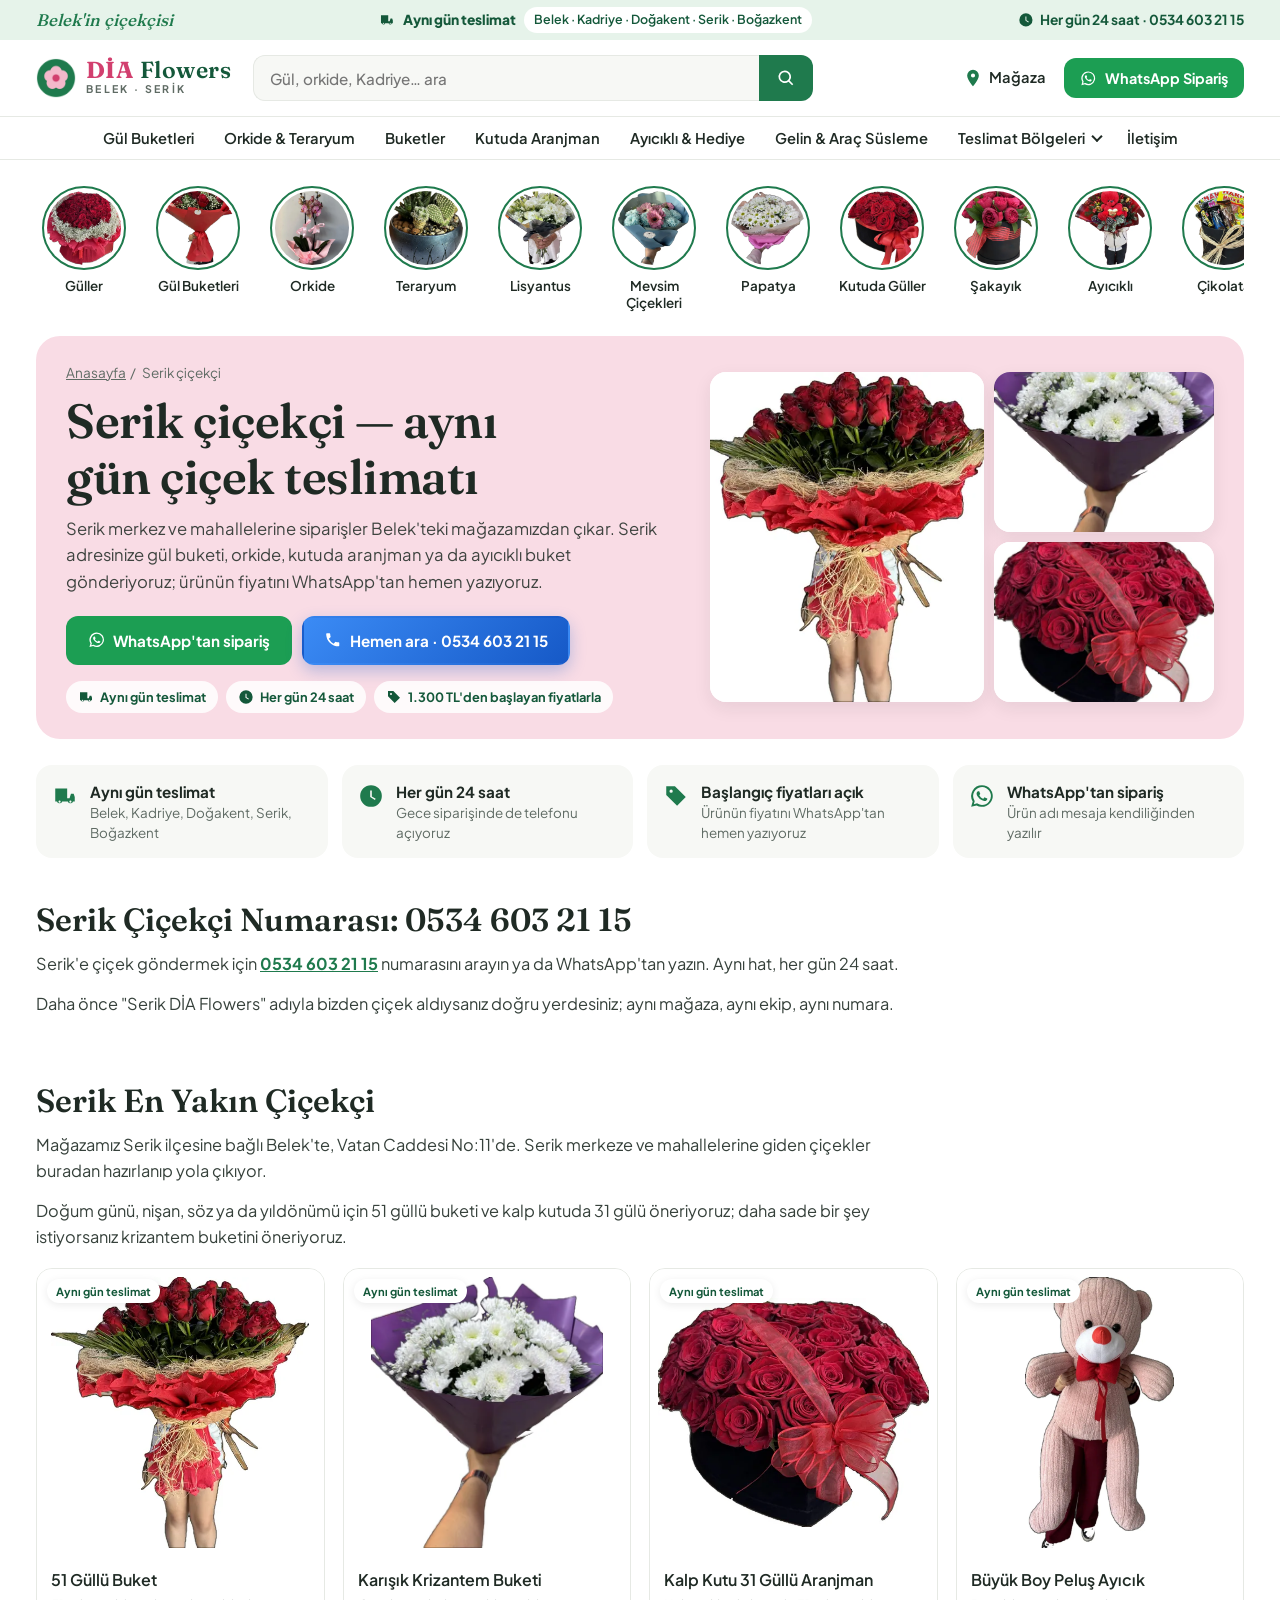
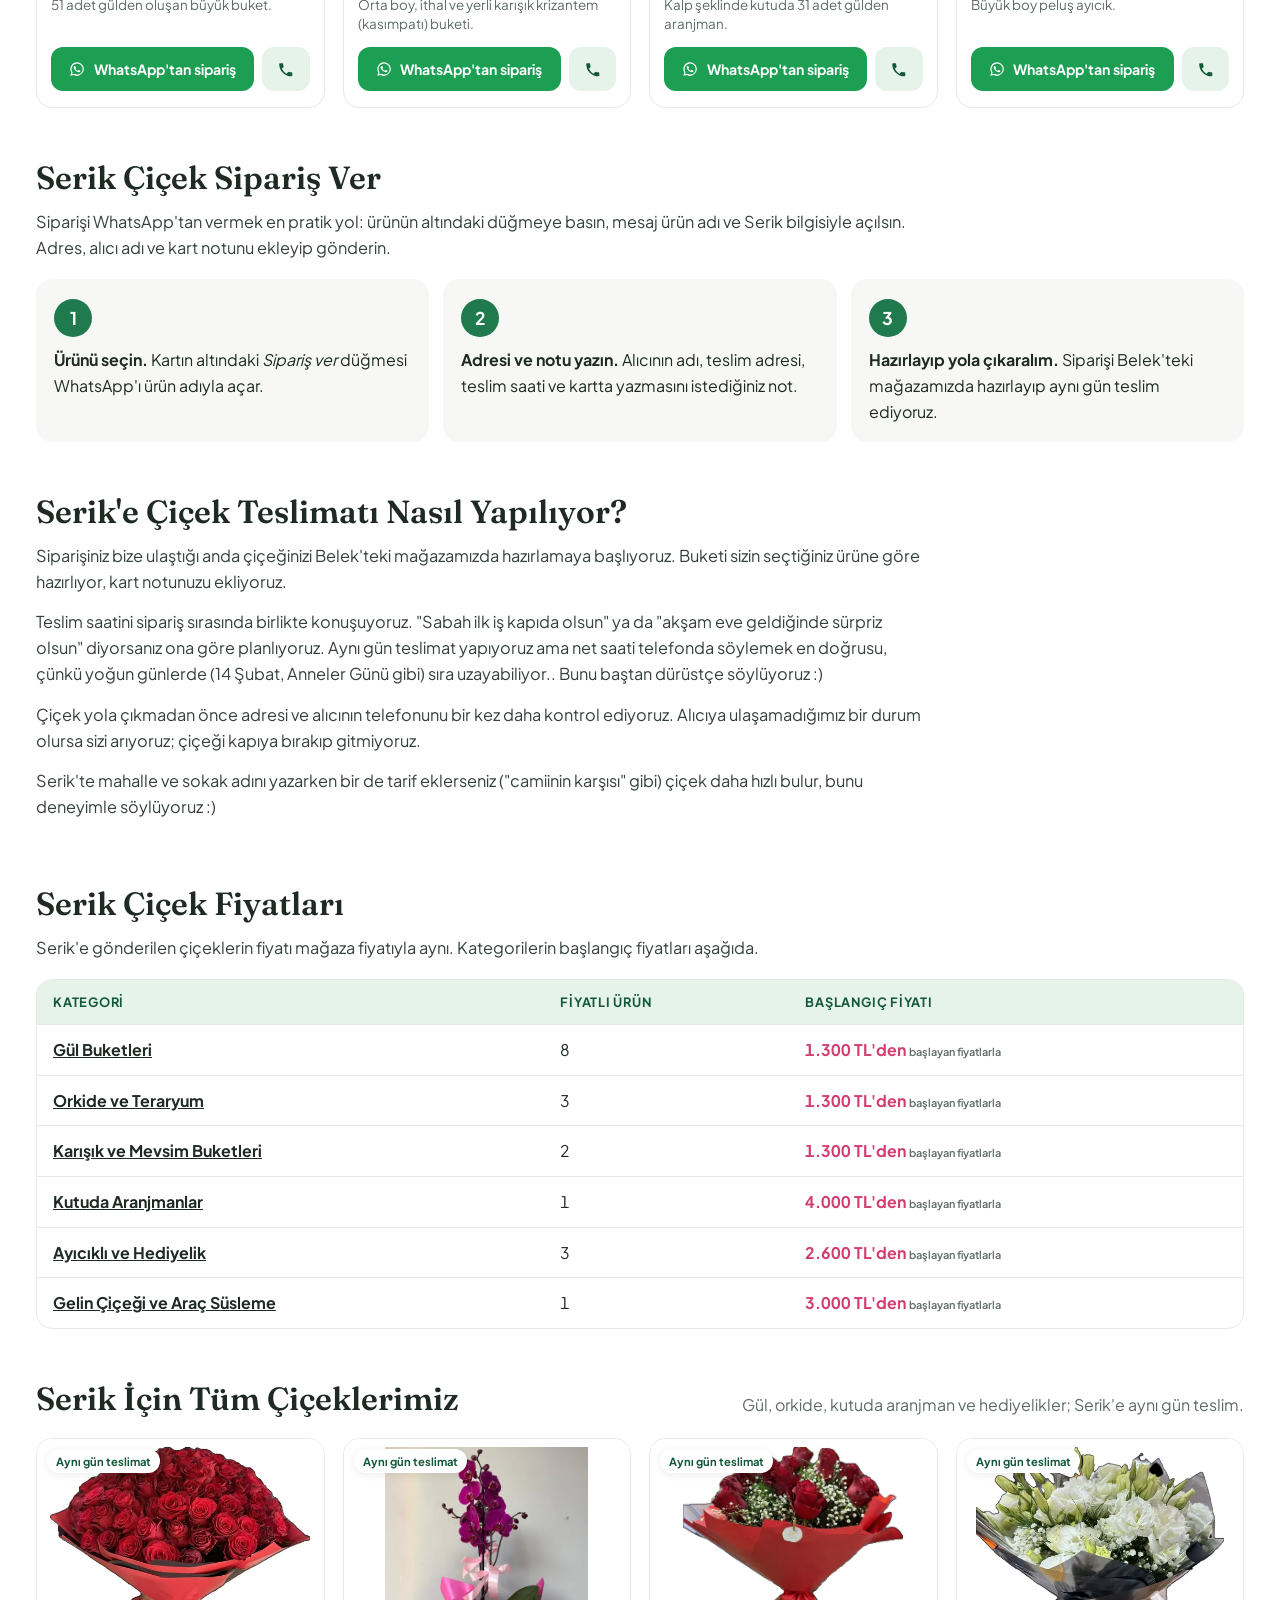
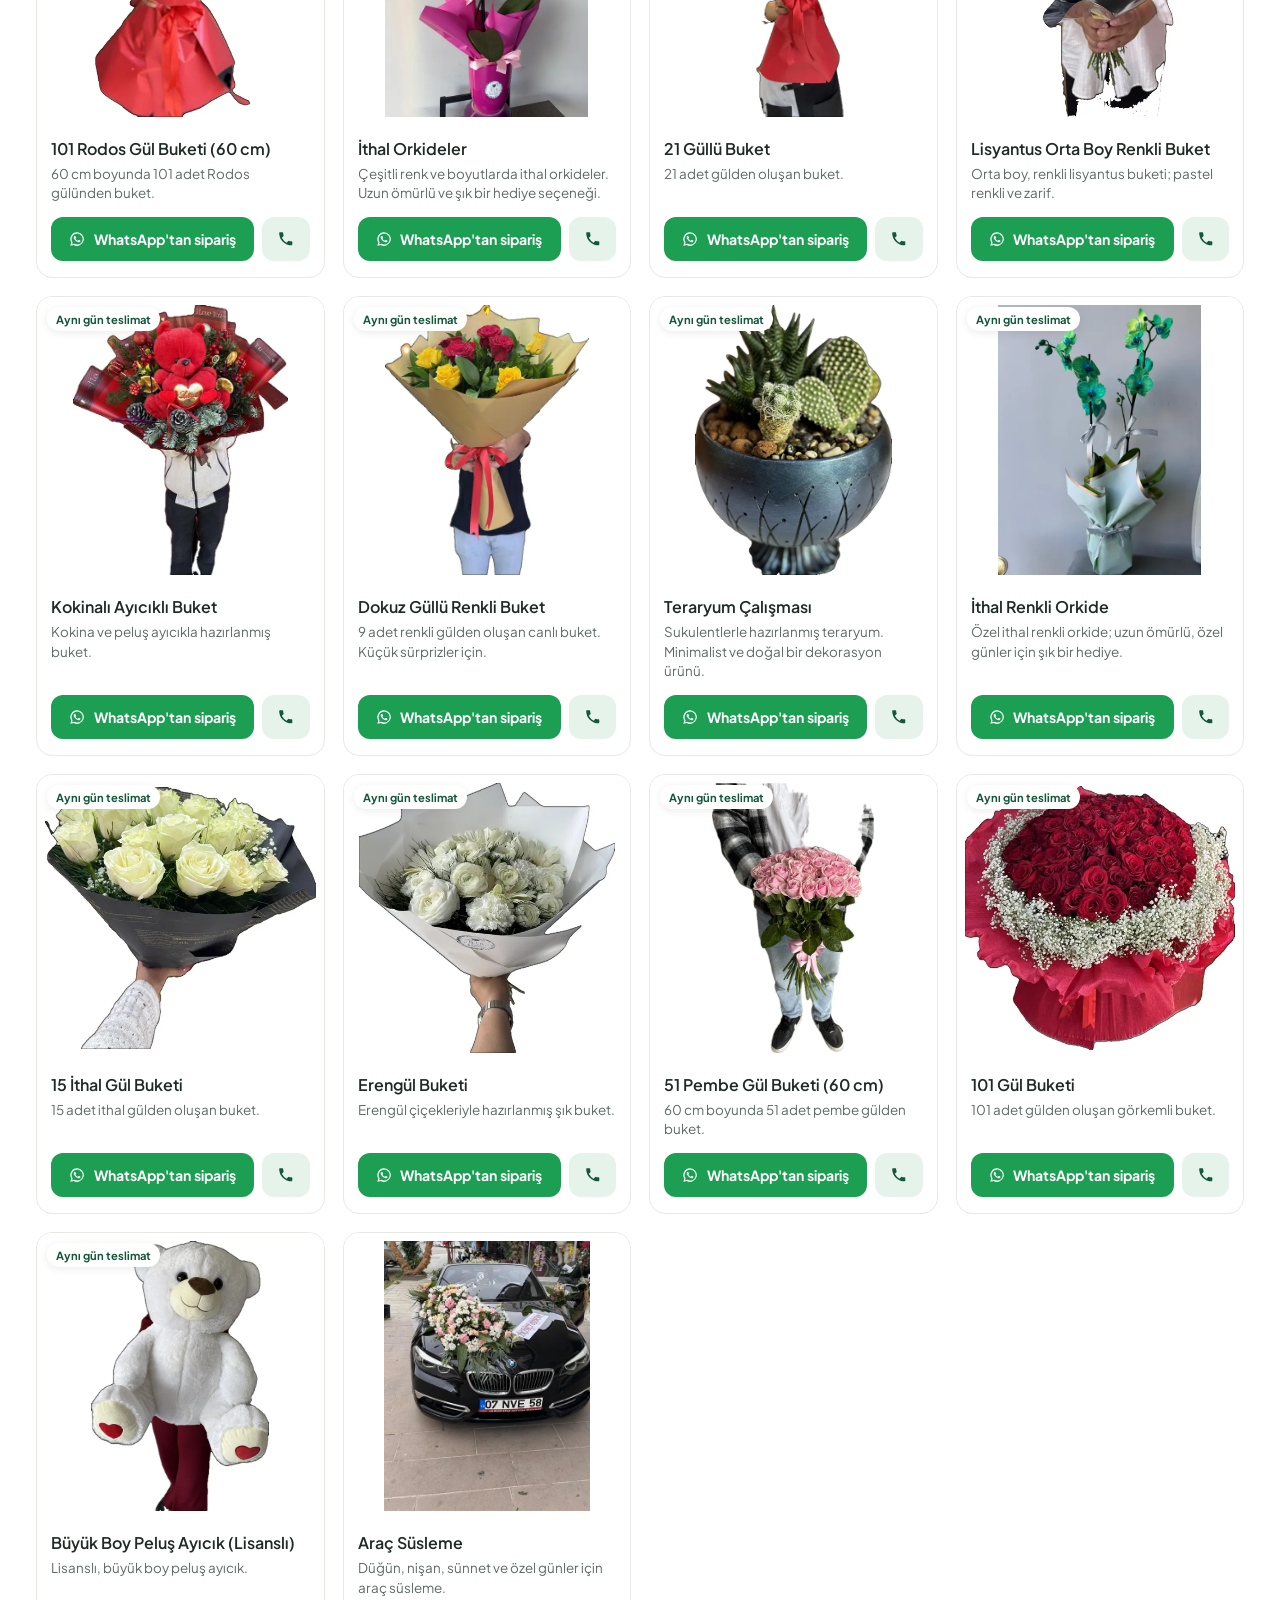
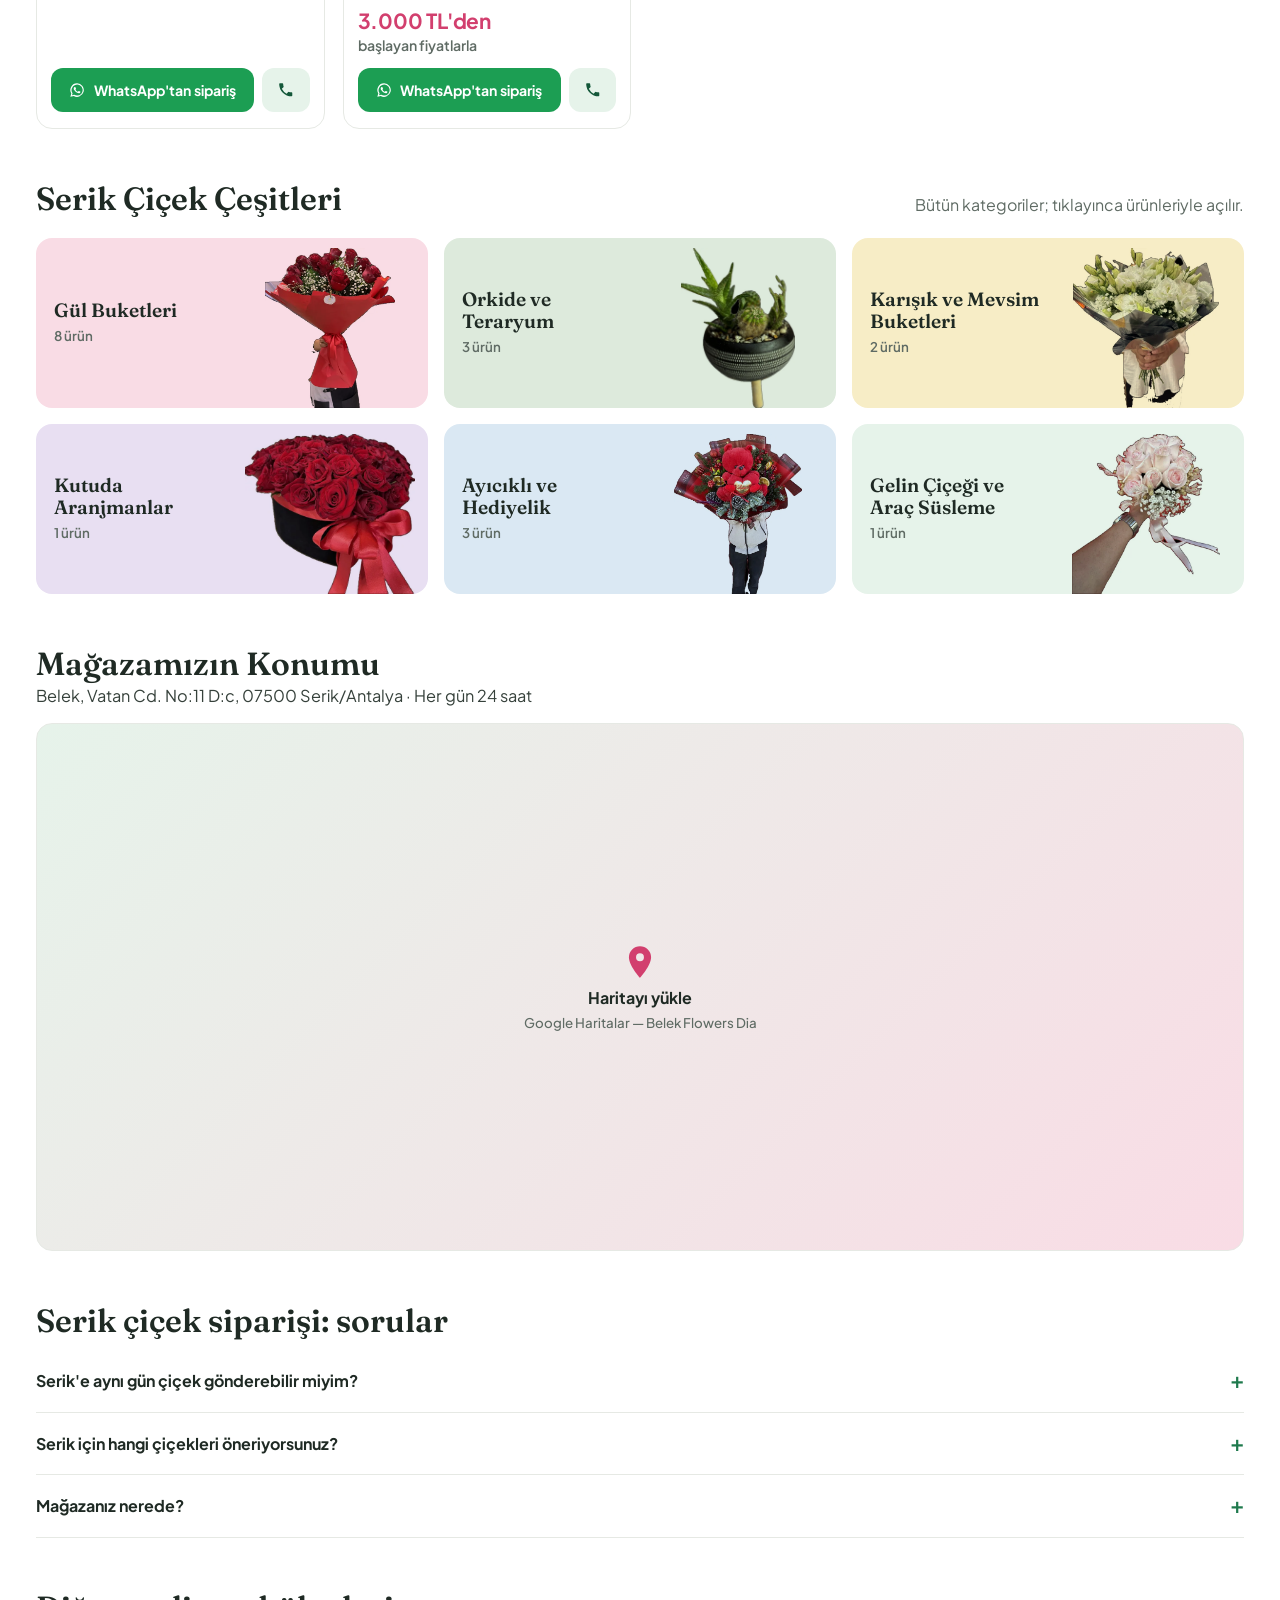
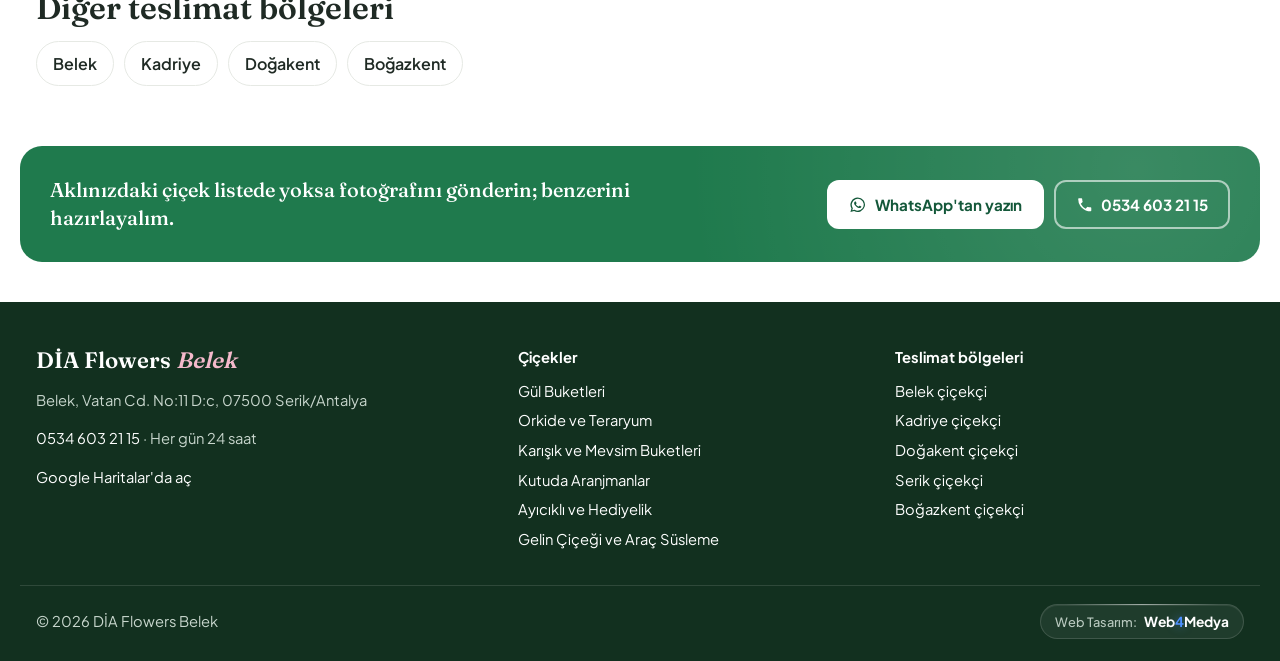
<file: serik-cicekci/index.html>
<!doctype html>
<html lang="tr">
<head>
<meta charset="utf-8">
<meta name="viewport" content="width=device-width, initial-scale=1">
<title>Serik Çiçekçi — Aynı Gün Çiçek Teslimatı | DİA Flowers</title>
<meta name="description" content="Serik çiçek siparişi: gül buketi, orkide ve kutuda aranjman aynı gün adrese. Belek&#x27;teki DİA Flowers mağazasından; WhatsApp&#x27;tan sipariş, her gün 24 saat.">
<link rel="canonical" href="https://diabelekflowers.com/serik-cicekci/">
<meta name="theme-color" content="#1F7A4D">
<meta property="og:type" content="website"><meta property="og:locale" content="tr_TR">
<meta property="og:title" content="Serik Çiçekçi — Aynı Gün Çiçek Teslimatı | DİA Flowers"><meta property="og:description" content="Serik çiçek siparişi: gül buketi, orkide ve kutuda aranjman aynı gün adrese. Belek&#x27;teki DİA Flowers mağazasından; WhatsApp&#x27;tan sipariş, her gün 24 saat.">
<meta property="og:url" content="https://diabelekflowers.com/serik-cicekci/"><meta property="og:image" content="https://diabelekflowers.com/images/og.jpg">
<link rel="icon" href="../favicon.ico" sizes="any"><link rel="icon" type="image/png" sizes="192x192" href="../images/favicon-192.png">
<link rel="apple-touch-icon" href="../images/favicon-192.png">
<link rel="preload" href="../assets/fonts/fraunces-latin.woff2" as="font" type="font/woff2" crossorigin>
<link rel="stylesheet" href="../assets/css/site.css?v=712b834b">
<script type="application/ld+json">{"@context": "https://schema.org", "@type": "Florist", "@id": "https://diabelekflowers.com/#isletme", "name": "DİA Flowers Belek", "alternateName": ["Belek Flowers Dia", "Serik DİA Flowers"], "url": "https://diabelekflowers.com/", "telephone": "+90 534 603 21 15", "email": "info@serikdiaflowers.com", "address": {"@type": "PostalAddress", "streetAddress": "Belek, Vatan Cd. No:11 D:c", "postalCode": "07500", "addressLocality": "Serik", "addressRegion": "Antalya", "addressCountry": "TR"}, "geo": {"@type": "GeoCoordinates", "latitude": 36.860642, "longitude": 31.060966}, "hasMap": "https://maps.google.com/?cid=12766109161344211274", "priceRange": "1.300 TL – 8.600 TL", "openingHoursSpecification": {"@type": "OpeningHoursSpecification", "dayOfWeek": ["Monday", "Tuesday", "Wednesday", "Thursday", "Friday", "Saturday", "Sunday"], "opens": "00:00", "closes": "23:59"}, "image": "https://diabelekflowers.com/images/magaza-900.webp"}</script><script type="application/ld+json">{"@context": "https://schema.org", "@type": "BreadcrumbList", "itemListElement": [{"@type": "ListItem", "position": 1, "name": "Anasayfa", "item": "https://diabelekflowers.com/"}, {"@type": "ListItem", "position": 2, "name": "Serik çiçekçi", "item": "https://diabelekflowers.com/serik-cicekci/"}]}</script><script type="application/ld+json">{"@context": "https://schema.org", "@type": "FAQPage", "mainEntity": [{"@type": "Question", "name": "Serik'e aynı gün çiçek gönderebilir miyim?", "acceptedAnswer": {"@type": "Answer", "text": "Evet. Siparişi WhatsApp'tan ya da telefonla verin; teslim saatini sipariş sırasında söylüyoruz."}}, {"@type": "Question", "name": "Serik için hangi çiçekleri öneriyorsunuz?", "acceptedAnswer": {"@type": "Answer", "text": "Bu sayfada önerdiğimiz dört ürün: 51 Güllü Buket, Karışık Krizantem Buketi, Kalp Kutu 31 Güllü Aranjman, Büyük Boy Peluş Ayıcık."}}, {"@type": "Question", "name": "Mağazanız nerede?", "acceptedAnswer": {"@type": "Answer", "text": "Mağazamız Belek, Vatan Cd. No:11 D:c, Serik/Antalya adresinde. Her gün 24 saat açığız."}}]}</script>
</head>
<body>
<a class="atla" href="#icerik">İçeriğe geç</a>
<div class="duyuru"><div class="kap duyuru-ic">
 <span class="duyuru-slogan">Belek'in çiçekçisi</span>
 <span class="duyuru-orta"><svg viewBox="0 0 24 24" aria-hidden="true"><path d="M3 5h11v9h2.2l1.3-4H20l1 3v4h-1.6a2.5 2.5 0 0 1-4.8 0H9.4a2.5 2.5 0 0 1-4.8 0H3zm4 13.2a1 1 0 1 0 0-2 1 1 0 0 0 0 2zm10 0a1 1 0 1 0 0-2 1 1 0 0 0 0 2z"/></svg><b>Aynı gün teslimat</b><span class="duyuru-ay">Belek · Kadriye · Doğakent · Serik · Boğazkent</span></span>
 <a class="duyuru-tel" href="tel:+905346032115"><svg viewBox="0 0 24 24" aria-hidden="true"><path d="M12 2a10 10 0 1 0 10 10A10 10 0 0 0 12 2zm.75 10.4 3.6 2.15-.75 1.25L11.25 13V7h1.5z"/></svg>Her gün 24 saat · 0534 603 21 15</a>
</div></div>
<header class="ust">
 <div class="kap ust-ic">
  <a class="logo" href="../" aria-label="DİA Flowers Belek anasayfa"><img src="../images/favicon-192.png" width="40" height="40" alt=""><span class="logo-y"><span class="logo-dia">DİA <i>Flowers</i></span><small>Belek · Serik</small></span></a>
  <form class="ara" role="search" action="../" data-kok="../" onsubmit="return false">
   <label class="atla" for="ara-g">Ürün, kategori ya da bölge ara</label>
   <input id="ara-g" type="search" placeholder="Gül, orkide, Kadriye… ara" autocomplete="off" enterkeyhint="search">
   <button type="submit" aria-label="Ara"><svg viewBox="0 0 24 24" aria-hidden="true"><path d="M10.5 3a7.5 7.5 0 0 1 5.9 12.1l4.3 4.3-1.4 1.4-4.3-4.3A7.5 7.5 0 1 1 10.5 3zm0 2a5.5 5.5 0 1 0 0 11 5.5 5.5 0 0 0 0-11z"/></svg></button>
   <div class="ara-sonuc" hidden></div>
  </form>
  <div class="ust-sag">
   <a class="ik-l" href="../iletisim/"><svg viewBox="0 0 24 24" aria-hidden="true"><path d="M12 2a7 7 0 0 0-7 7c0 5.25 7 13 7 13s7-7.75 7-13a7 7 0 0 0-7-7zm0 9.5A2.5 2.5 0 1 1 12 6.5a2.5 2.5 0 0 1 0 5z"/></svg><span>Mağaza</span></a>
   <a class="dg dg-wa" href="https://wa.me/905346032115?text=Merhaba%2C%20%C3%A7i%C3%A7ek%20sipari%C5%9Fi%20vermek%20istiyorum." rel="noopener" target="_blank"><svg viewBox="0 0 24 24" aria-hidden="true"><path d="M12 2a10 10 0 0 0-8.6 15.1L2 22l5-1.3A10 10 0 1 0 12 2zm0 18.2a8.2 8.2 0 0 1-4.2-1.2l-.3-.2-3 .8.8-2.9-.2-.3A8.2 8.2 0 1 1 12 20.2zm4.5-6.1c-.25-.12-1.47-.72-1.7-.8-.23-.09-.4-.13-.56.12-.17.25-.64.8-.79.97-.14.17-.29.19-.54.06a6.7 6.7 0 0 1-3.3-2.9c-.25-.43.25-.4.71-1.33a.45.45 0 0 0-.02-.42c-.06-.12-.56-1.35-.77-1.85-.2-.48-.4-.42-.56-.42h-.47a.9.9 0 0 0-.65.3 2.7 2.7 0 0 0-.85 2.02 4.7 4.7 0 0 0 1 2.5 10.8 10.8 0 0 0 4.1 3.65c1.53.66 2.13.71 2.9.6.47-.07 1.47-.6 1.67-1.18.21-.58.21-1.08.15-1.18-.06-.1-.23-.17-.48-.29z"/></svg><span class="dg-yz">WhatsApp Sipariş</span></a>
   <button class="menu-d" type="button" aria-controls="menu" aria-expanded="false" aria-label="Menüyü aç"><svg viewBox="0 0 24 24" aria-hidden="true"><path d="M3 6h18v2H3zm0 5h18v2H3zm0 5h18v2H3z"/></svg></button>
  </div>
 </div>
 <nav class="menu" id="menu" aria-label="Kategoriler">
  <div class="kap menu-ic"><a href="../gul-buketleri/">Gül Buketleri</a><a href="../orkide-teraryum/">Orkide &amp; Teraryum</a><a href="../buketler/">Buketler</a><a href="../kutuda-aranjman/">Kutuda Aranjman</a><a href="../hediye-ayicikli/">Ayıcıklı &amp; Hediye</a><a href="../gelin-cicegi-arac-susleme/">Gelin &amp; Araç Süsleme</a>
   <div class="acilir"><button type="button" class="acilir-d" aria-expanded="false">Teslimat Bölgeleri</button><div class="acilir-ic"><a href="../">Belek</a><a href="../kadriye-cicekci/">Kadriye</a><a href="../dogakent-cicekci/">Doğakent</a><a href="../serik-cicekci/">Serik</a><a href="../bogazkent-cicekci/">Boğazkent</a></div></div>
   <a href="../iletisim/" class="menu-son">İletişim</a>
  </div>
 </nav>
</header>
<main id="icerik">
<section class="kap balonlar" aria-label="Çiçek kategorileri"><div class="balon-serit"><a class="balon" href="../gul-buketleri/"><span class="balon-g"><img class="" src="../images/101gul-900.webp" srcset="../images/101gul-480.webp 480w, ../images/101gul-900.webp 900w" sizes="96px" width="900" height="880" alt="Güller" loading="lazy" decoding="async"></span><span>Güller</span></a><a class="balon" href="../gul-buketleri/"><span class="balon-g"><img class="" src="../images/21gullu1-900.webp" srcset="../images/21gullu1-480.webp 480w, ../images/21gullu1-900.webp 900w" sizes="96px" width="900" height="1105" alt="Gül Buketleri" loading="lazy" decoding="async"></span><span>Gül Buketleri</span></a><a class="balon" href="../orkide-teraryum/"><span class="balon-g"><img class="" src="../images/orkide2-900.webp" srcset="../images/orkide2-480.webp 480w, ../images/orkide2-900.webp 900w" sizes="96px" width="900" height="1200" alt="Orkide" loading="lazy" decoding="async"></span><span>Orkide</span></a><a class="balon" href="../orkide-teraryum/"><span class="balon-g"><img class="" src="../images/tereryum1-900.webp" srcset="../images/tereryum1-480.webp 480w, ../images/tereryum1-900.webp 900w" sizes="96px" width="900" height="1233" alt="Teraryum" loading="lazy" decoding="async"></span><span>Teraryum</span></a><a class="balon" href="../buketler/"><span class="balon-g"><img class="" src="../images/lisyantus1-900.webp" srcset="../images/lisyantus1-480.webp 480w, ../images/lisyantus1-900.webp 900w" sizes="96px" width="900" height="982" alt="Lisyantus" loading="lazy" decoding="async"></span><span>Lisyantus</span></a><a class="balon" href="../buketler/"><span class="balon-g"><img class="" src="../images/mevsimcicekleri1-900.webp" srcset="../images/mevsimcicekleri1-480.webp 480w, ../images/mevsimcicekleri1-900.webp 900w" sizes="96px" width="900" height="958" alt="Mevsim Çiçekleri" loading="lazy" decoding="async"></span><span>Mevsim Çiçekleri</span></a><a class="balon" href="../buketler/"><span class="balon-g"><img class="" src="../images/papatya-900.webp" srcset="../images/papatya-480.webp 480w, ../images/papatya-900.webp 900w" sizes="96px" width="900" height="858" alt="Papatya" loading="lazy" decoding="async"></span><span>Papatya</span></a><a class="balon" href="../kutuda-aranjman/"><span class="balon-g"><img class="" src="../images/kutudakirmiziarajman-900.webp" srcset="../images/kutudakirmiziarajman-480.webp 480w, ../images/kutudakirmiziarajman-900.webp 900w" sizes="96px" width="900" height="848" alt="Kutuda Güller" loading="lazy" decoding="async"></span><span>Kutuda Güller</span></a><a class="balon" href="../kutuda-aranjman/"><span class="balon-g"><img class="" src="../images/sakayim1-900.webp" srcset="../images/sakayim1-480.webp 480w, ../images/sakayim1-900.webp 900w" sizes="96px" width="900" height="1023" alt="Şakayık" loading="lazy" decoding="async"></span><span>Şakayık</span></a><a class="balon" href="../hediye-ayicikli/"><span class="balon-g"><img class="" src="../images/kokoinali-900.webp" srcset="../images/kokoinali-480.webp 480w, ../images/kokoinali-900.webp 900w" sizes="96px" width="900" height="1131" alt="Ayıcıklı" loading="lazy" decoding="async"></span><span>Ayıcıklı</span></a><a class="balon" href="../hediye-ayicikli/"><span class="balon-g"><img class="" src="../images/cikolata1-900.webp" srcset="../images/cikolata1-480.webp 480w, ../images/cikolata1-900.webp 900w" sizes="96px" width="900" height="1152" alt="Çikolata" loading="lazy" decoding="async"></span><span>Çikolata</span></a><a class="balon" href="../gelin-cicegi-arac-susleme/"><span class="balon-g"><img class="" src="../images/gelin1-900.webp" srcset="../images/gelin1-480.webp 480w, ../images/gelin1-900.webp 900w" sizes="96px" width="900" height="968" alt="Gelin Çiçeği" loading="lazy" decoding="async"></span><span>Gelin Çiçeği</span></a><a class="balon" href="../gelin-cicegi-arac-susleme/"><span class="balon-g"><img class="" src="../images/araba1-900.webp" srcset="../images/araba1-480.webp 480w, ../images/araba1-900.webp 900w" sizes="96px" width="900" height="1181" alt="Araç Süsleme" loading="lazy" decoding="async"></span><span>Araç Süsleme</span></a></div></section>
<section class="kap"><div class="ic-hero ban-pembe">
 <div class="ic-y"><nav class="kirinti" aria-label="Sayfa yolu"><a href="../">Anasayfa</a> <span>/</span> <span aria-current="page">Serik çiçekçi</span></nav><h1>Serik çiçekçi — aynı gün çiçek teslimatı</h1><p class="ic-p">Serik merkez ve mahallelerine siparişler Belek&#x27;teki mağazamızdan çıkar. Serik adresinize gül buketi, orkide, kutuda aranjman ya da ayıcıklı buket gönderiyoruz; ürünün fiyatını WhatsApp&#x27;tan hemen yazıyoruz.</p>
  <div class="ic-d"><a class="btn btn-wa" href="https://wa.me/905346032115?text=Merhaba%2C%20Serik%20adresine%20%C3%A7i%C3%A7ek%20sipari%C5%9Fi%20vermek%20istiyorum." rel="noopener" target="_blank"><svg viewBox="0 0 24 24" aria-hidden="true"><path d="M12 2a10 10 0 0 0-8.6 15.1L2 22l5-1.3A10 10 0 1 0 12 2zm0 18.2a8.2 8.2 0 0 1-4.2-1.2l-.3-.2-3 .8.8-2.9-.2-.3A8.2 8.2 0 1 1 12 20.2zm4.5-6.1c-.25-.12-1.47-.72-1.7-.8-.23-.09-.4-.13-.56.12-.17.25-.64.8-.79.97-.14.17-.29.19-.54.06a6.7 6.7 0 0 1-3.3-2.9c-.25-.43.25-.4.71-1.33a.45.45 0 0 0-.02-.42c-.06-.12-.56-1.35-.77-1.85-.2-.48-.4-.42-.56-.42h-.47a.9.9 0 0 0-.65.3 2.7 2.7 0 0 0-.85 2.02 4.7 4.7 0 0 0 1 2.5 10.8 10.8 0 0 0 4.1 3.65c1.53.66 2.13.71 2.9.6.47-.07 1.47-.6 1.67-1.18.21-.58.21-1.08.15-1.18-.06-.1-.23-.17-.48-.29z"/></svg>WhatsApp'tan sipariş</a><a class="btn btn-mavi" href="tel:+905346032115"><svg viewBox="0 0 24 24" aria-hidden="true"><path d="M6.6 10.8a15.1 15.1 0 0 0 6.6 6.6l2.2-2.2a1 1 0 0 1 1-.25 11.4 11.4 0 0 0 3.6.57 1 1 0 0 1 1 1V20a1 1 0 0 1-1 1A17 17 0 0 1 3 4a1 1 0 0 1 1-1h3.5a1 1 0 0 1 1 1c0 1.25.2 2.45.57 3.57a1 1 0 0 1-.25 1z"/></svg>Hemen ara · 0534 603 21 15</a></div>
  <ul class="ic-cip"><li><svg viewBox="0 0 24 24" aria-hidden="true"><path d="M3 5h11v9h2.2l1.3-4H20l1 3v4h-1.6a2.5 2.5 0 0 1-4.8 0H9.4a2.5 2.5 0 0 1-4.8 0H3zm4 13.2a1 1 0 1 0 0-2 1 1 0 0 0 0 2zm10 0a1 1 0 1 0 0-2 1 1 0 0 0 0 2z"/></svg>Aynı gün teslimat</li><li><svg viewBox="0 0 24 24" aria-hidden="true"><path d="M12 2a10 10 0 1 0 10 10A10 10 0 0 0 12 2zm.75 10.4 3.6 2.15-.75 1.25L11.25 13V7h1.5z"/></svg>Her gün 24 saat</li><li><svg viewBox="0 0 24 24" aria-hidden="true"><path d="M3 3h8l10 10-8 8L3 11zm4.5 6A1.5 1.5 0 1 0 6 7.5 1.5 1.5 0 0 0 7.5 9z"/></svg>1.300 TL'den başlayan fiyatlarla</li></ul>
 </div>
 <div class="ic-kolaj"><figure><img class="" src="../images/51gul-900.webp" srcset="../images/51gul-480.webp 480w, ../images/51gul-900.webp 900w" sizes="(max-width:900px) 50vw, 300px" width="900" height="944" alt="51 Güllü Buket" fetchpriority="high"></figure><figure><img class="" src="../images/ithalyerli1-900.webp" srcset="../images/ithalyerli1-480.webp 480w, ../images/ithalyerli1-900.webp 900w" sizes="(max-width:900px) 50vw, 300px" width="900" height="1048" alt="Karışık Krizantem Buketi" loading="lazy" decoding="async"></figure><figure><img class="" src="../images/kalp1-900.webp" srcset="../images/kalp1-480.webp 480w, ../images/kalp1-900.webp 900w" sizes="(max-width:900px) 50vw, 300px" width="900" height="761" alt="Kalp Kutu 31 Güllü Aranjman" loading="lazy" decoding="async"></figure></div>
</div></section>
<ul class="guven kap">
 <li><svg viewBox="0 0 24 24" aria-hidden="true"><path d="M3 5h11v9h2.2l1.3-4H20l1 3v4h-1.6a2.5 2.5 0 0 1-4.8 0H9.4a2.5 2.5 0 0 1-4.8 0H3zm4 13.2a1 1 0 1 0 0-2 1 1 0 0 0 0 2zm10 0a1 1 0 1 0 0-2 1 1 0 0 0 0 2z"/></svg><span><b>Aynı gün teslimat</b>Belek, Kadriye, Doğakent, Serik, Boğazkent</span></li>
 <li><svg viewBox="0 0 24 24" aria-hidden="true"><path d="M12 2a10 10 0 1 0 10 10A10 10 0 0 0 12 2zm.75 10.4 3.6 2.15-.75 1.25L11.25 13V7h1.5z"/></svg><span><b>Her gün 24 saat</b>Gece siparişinde de telefonu açıyoruz</span></li>
 <li><svg viewBox="0 0 24 24" aria-hidden="true"><path d="M3 3h8l10 10-8 8L3 11zm4.5 6A1.5 1.5 0 1 0 6 7.5 1.5 1.5 0 0 0 7.5 9z"/></svg><span><b>Başlangıç fiyatları açık</b>Ürünün fiyatını WhatsApp'tan hemen yazıyoruz</span></li>
 <li><svg viewBox="0 0 24 24" aria-hidden="true"><path d="M12 2a10 10 0 0 0-8.6 15.1L2 22l5-1.3A10 10 0 1 0 12 2zm0 18.2a8.2 8.2 0 0 1-4.2-1.2l-.3-.2-3 .8.8-2.9-.2-.3A8.2 8.2 0 1 1 12 20.2zm4.5-6.1c-.25-.12-1.47-.72-1.7-.8-.23-.09-.4-.13-.56.12-.17.25-.64.8-.79.97-.14.17-.29.19-.54.06a6.7 6.7 0 0 1-3.3-2.9c-.25-.43.25-.4.71-1.33a.45.45 0 0 0-.02-.42c-.06-.12-.56-1.35-.77-1.85-.2-.48-.4-.42-.56-.42h-.47a.9.9 0 0 0-.65.3 2.7 2.7 0 0 0-.85 2.02 4.7 4.7 0 0 0 1 2.5 10.8 10.8 0 0 0 4.1 3.65c1.53.66 2.13.71 2.9.6.47-.07 1.47-.6 1.67-1.18.21-.58.21-1.08.15-1.18-.06-.1-.23-.17-.48-.29z"/></svg><span><b>WhatsApp'tan sipariş</b>Ürün adı mesaja kendiliğinden yazılır</span></li>
</ul>
<section class="bolum kap yazi"><h2>Serik Çiçekçi Numarası: 0534 603 21 15</h2><div class="yz"><p>Serik'e çiçek göndermek için <a href="tel:+905346032115">0534 603 21 15</a> numarasını arayın ya da WhatsApp'tan yazın. Aynı hat, her gün 24 saat.</p><p>Daha önce "Serik DİA Flowers" adıyla bizden çiçek aldıysanız doğru yerdesiniz; aynı mağaza, aynı ekip, aynı numara.</p></div></section>
<section class="bolum kap yazi genis"><h2>Serik En Yakın Çiçekçi</h2><div class="yz"><p>Mağazamız Serik ilçesine bağlı Belek'te, Vatan Caddesi No:11'de. Serik merkeze ve mahallelerine giden çiçekler buradan hazırlanıp yola çıkıyor.</p><p>Doğum günü, nişan, söz ya da yıldönümü için 51 güllü buketi ve kalp kutuda 31 gülü öneriyoruz; daha sade bir şey istiyorsanız krizantem buketini öneriyoruz.</p></div><div class="izgara"><article class="kart" id="51-gullu-buket">
 <div class="kart-g"><img class="" src="../images/51gul-900.webp" srcset="../images/51gul-480.webp 480w, ../images/51gul-900.webp 900w" sizes="(max-width:640px) 50vw, 300px" width="900" height="944" alt="51 Güllü Buket — DİA Flowers Belek" loading="lazy" decoding="async"><span class="rozet">Aynı gün teslimat</span></div>
 <div class="kart-ic">
  <h3>51 Güllü Buket</h3>
  <p class="kart-a">51 adet gülden oluşan büyük buket.</p>
  <div class="kart-d"><a class="btn btn-wa" href="https://wa.me/905346032115?text=Merhaba%2C%2051%20G%C3%BCll%C3%BC%20Buket%20Serik%20adresine%20sipari%C5%9F%20vermek%20istiyorum.%20Fiyat%C4%B1n%C4%B1%20%C3%B6%C4%9Frenebilir%20miyim%3F" rel="noopener" target="_blank"><svg viewBox="0 0 24 24" aria-hidden="true"><path d="M12 2a10 10 0 0 0-8.6 15.1L2 22l5-1.3A10 10 0 1 0 12 2zm0 18.2a8.2 8.2 0 0 1-4.2-1.2l-.3-.2-3 .8.8-2.9-.2-.3A8.2 8.2 0 1 1 12 20.2zm4.5-6.1c-.25-.12-1.47-.72-1.7-.8-.23-.09-.4-.13-.56.12-.17.25-.64.8-.79.97-.14.17-.29.19-.54.06a6.7 6.7 0 0 1-3.3-2.9c-.25-.43.25-.4.71-1.33a.45.45 0 0 0-.02-.42c-.06-.12-.56-1.35-.77-1.85-.2-.48-.4-.42-.56-.42h-.47a.9.9 0 0 0-.65.3 2.7 2.7 0 0 0-.85 2.02 4.7 4.7 0 0 0 1 2.5 10.8 10.8 0 0 0 4.1 3.65c1.53.66 2.13.71 2.9.6.47-.07 1.47-.6 1.67-1.18.21-.58.21-1.08.15-1.18-.06-.1-.23-.17-.48-.29z"/></svg><span class="uzun">WhatsApp'tan sipariş</span><span class="kisa">Sipariş ver</span></a><a class="btn btn-ara" href="tel:+905346032115" aria-label="51 Güllü Buket için ara"><svg viewBox="0 0 24 24" aria-hidden="true"><path d="M6.6 10.8a15.1 15.1 0 0 0 6.6 6.6l2.2-2.2a1 1 0 0 1 1-.25 11.4 11.4 0 0 0 3.6.57 1 1 0 0 1 1 1V20a1 1 0 0 1-1 1A17 17 0 0 1 3 4a1 1 0 0 1 1-1h3.5a1 1 0 0 1 1 1c0 1.25.2 2.45.57 3.57a1 1 0 0 1-.25 1z"/></svg></a></div>
 </div>
</article><article class="kart" id="karisik-krizantem-buketi">
 <div class="kart-g"><img class="" src="../images/ithalyerli1-900.webp" srcset="../images/ithalyerli1-480.webp 480w, ../images/ithalyerli1-900.webp 900w" sizes="(max-width:640px) 50vw, 300px" width="900" height="1048" alt="Karışık Krizantem Buketi — DİA Flowers Belek" loading="lazy" decoding="async"><span class="rozet">Aynı gün teslimat</span></div>
 <div class="kart-ic">
  <h3>Karışık Krizantem Buketi</h3>
  <p class="kart-a">Orta boy, ithal ve yerli karışık krizantem (kasımpatı) buketi.</p>
  <div class="kart-d"><a class="btn btn-wa" href="https://wa.me/905346032115?text=Merhaba%2C%20Kar%C4%B1%C5%9F%C4%B1k%20Krizantem%20Buketi%20Serik%20adresine%20sipari%C5%9F%20vermek%20istiyorum.%20Fiyat%C4%B1n%C4%B1%20%C3%B6%C4%9Frenebilir%20miyim%3F" rel="noopener" target="_blank"><svg viewBox="0 0 24 24" aria-hidden="true"><path d="M12 2a10 10 0 0 0-8.6 15.1L2 22l5-1.3A10 10 0 1 0 12 2zm0 18.2a8.2 8.2 0 0 1-4.2-1.2l-.3-.2-3 .8.8-2.9-.2-.3A8.2 8.2 0 1 1 12 20.2zm4.5-6.1c-.25-.12-1.47-.72-1.7-.8-.23-.09-.4-.13-.56.12-.17.25-.64.8-.79.97-.14.17-.29.19-.54.06a6.7 6.7 0 0 1-3.3-2.9c-.25-.43.25-.4.71-1.33a.45.45 0 0 0-.02-.42c-.06-.12-.56-1.35-.77-1.85-.2-.48-.4-.42-.56-.42h-.47a.9.9 0 0 0-.65.3 2.7 2.7 0 0 0-.85 2.02 4.7 4.7 0 0 0 1 2.5 10.8 10.8 0 0 0 4.1 3.65c1.53.66 2.13.71 2.9.6.47-.07 1.47-.6 1.67-1.18.21-.58.21-1.08.15-1.18-.06-.1-.23-.17-.48-.29z"/></svg><span class="uzun">WhatsApp'tan sipariş</span><span class="kisa">Sipariş ver</span></a><a class="btn btn-ara" href="tel:+905346032115" aria-label="Karışık Krizantem Buketi için ara"><svg viewBox="0 0 24 24" aria-hidden="true"><path d="M6.6 10.8a15.1 15.1 0 0 0 6.6 6.6l2.2-2.2a1 1 0 0 1 1-.25 11.4 11.4 0 0 0 3.6.57 1 1 0 0 1 1 1V20a1 1 0 0 1-1 1A17 17 0 0 1 3 4a1 1 0 0 1 1-1h3.5a1 1 0 0 1 1 1c0 1.25.2 2.45.57 3.57a1 1 0 0 1-.25 1z"/></svg></a></div>
 </div>
</article><article class="kart" id="kalp-kutu-31-gullu-aranjman">
 <div class="kart-g"><img class="" src="../images/kalp1-900.webp" srcset="../images/kalp1-480.webp 480w, ../images/kalp1-900.webp 900w" sizes="(max-width:640px) 50vw, 300px" width="900" height="761" alt="Kalp Kutu 31 Güllü Aranjman — DİA Flowers Belek" loading="lazy" decoding="async"><span class="rozet">Aynı gün teslimat</span></div>
 <div class="kart-ic">
  <h3>Kalp Kutu 31 Güllü Aranjman</h3>
  <p class="kart-a">Kalp şeklinde kutuda 31 adet gülden aranjman.</p>
  <div class="kart-d"><a class="btn btn-wa" href="https://wa.me/905346032115?text=Merhaba%2C%20Kalp%20Kutu%2031%20G%C3%BCll%C3%BC%20Aranjman%20Serik%20adresine%20sipari%C5%9F%20vermek%20istiyorum.%20Fiyat%C4%B1n%C4%B1%20%C3%B6%C4%9Frenebilir%20miyim%3F" rel="noopener" target="_blank"><svg viewBox="0 0 24 24" aria-hidden="true"><path d="M12 2a10 10 0 0 0-8.6 15.1L2 22l5-1.3A10 10 0 1 0 12 2zm0 18.2a8.2 8.2 0 0 1-4.2-1.2l-.3-.2-3 .8.8-2.9-.2-.3A8.2 8.2 0 1 1 12 20.2zm4.5-6.1c-.25-.12-1.47-.72-1.7-.8-.23-.09-.4-.13-.56.12-.17.25-.64.8-.79.97-.14.17-.29.19-.54.06a6.7 6.7 0 0 1-3.3-2.9c-.25-.43.25-.4.71-1.33a.45.45 0 0 0-.02-.42c-.06-.12-.56-1.35-.77-1.85-.2-.48-.4-.42-.56-.42h-.47a.9.9 0 0 0-.65.3 2.7 2.7 0 0 0-.85 2.02 4.7 4.7 0 0 0 1 2.5 10.8 10.8 0 0 0 4.1 3.65c1.53.66 2.13.71 2.9.6.47-.07 1.47-.6 1.67-1.18.21-.58.21-1.08.15-1.18-.06-.1-.23-.17-.48-.29z"/></svg><span class="uzun">WhatsApp'tan sipariş</span><span class="kisa">Sipariş ver</span></a><a class="btn btn-ara" href="tel:+905346032115" aria-label="Kalp Kutu 31 Güllü Aranjman için ara"><svg viewBox="0 0 24 24" aria-hidden="true"><path d="M6.6 10.8a15.1 15.1 0 0 0 6.6 6.6l2.2-2.2a1 1 0 0 1 1-.25 11.4 11.4 0 0 0 3.6.57 1 1 0 0 1 1 1V20a1 1 0 0 1-1 1A17 17 0 0 1 3 4a1 1 0 0 1 1-1h3.5a1 1 0 0 1 1 1c0 1.25.2 2.45.57 3.57a1 1 0 0 1-.25 1z"/></svg></a></div>
 </div>
</article><article class="kart" id="buyuk-boy-pelus-ayicik">
 <div class="kart-g"><img class="" src="../images/ayicik-900.webp" srcset="../images/ayicik-480.webp 480w, ../images/ayicik-900.webp 900w" sizes="(max-width:640px) 50vw, 300px" width="883" height="1600" alt="Büyük Boy Peluş Ayıcık — DİA Flowers Belek" loading="lazy" decoding="async"><span class="rozet">Aynı gün teslimat</span></div>
 <div class="kart-ic">
  <h3>Büyük Boy Peluş Ayıcık</h3>
  <p class="kart-a">Büyük boy peluş ayıcık.</p>
  <div class="kart-d"><a class="btn btn-wa" href="https://wa.me/905346032115?text=Merhaba%2C%20B%C3%BCy%C3%BCk%20Boy%20Pelu%C5%9F%20Ay%C4%B1c%C4%B1k%20Serik%20adresine%20sipari%C5%9F%20vermek%20istiyorum.%20Fiyat%C4%B1n%C4%B1%20%C3%B6%C4%9Frenebilir%20miyim%3F" rel="noopener" target="_blank"><svg viewBox="0 0 24 24" aria-hidden="true"><path d="M12 2a10 10 0 0 0-8.6 15.1L2 22l5-1.3A10 10 0 1 0 12 2zm0 18.2a8.2 8.2 0 0 1-4.2-1.2l-.3-.2-3 .8.8-2.9-.2-.3A8.2 8.2 0 1 1 12 20.2zm4.5-6.1c-.25-.12-1.47-.72-1.7-.8-.23-.09-.4-.13-.56.12-.17.25-.64.8-.79.97-.14.17-.29.19-.54.06a6.7 6.7 0 0 1-3.3-2.9c-.25-.43.25-.4.71-1.33a.45.45 0 0 0-.02-.42c-.06-.12-.56-1.35-.77-1.85-.2-.48-.4-.42-.56-.42h-.47a.9.9 0 0 0-.65.3 2.7 2.7 0 0 0-.85 2.02 4.7 4.7 0 0 0 1 2.5 10.8 10.8 0 0 0 4.1 3.65c1.53.66 2.13.71 2.9.6.47-.07 1.47-.6 1.67-1.18.21-.58.21-1.08.15-1.18-.06-.1-.23-.17-.48-.29z"/></svg><span class="uzun">WhatsApp'tan sipariş</span><span class="kisa">Sipariş ver</span></a><a class="btn btn-ara" href="tel:+905346032115" aria-label="Büyük Boy Peluş Ayıcık için ara"><svg viewBox="0 0 24 24" aria-hidden="true"><path d="M6.6 10.8a15.1 15.1 0 0 0 6.6 6.6l2.2-2.2a1 1 0 0 1 1-.25 11.4 11.4 0 0 0 3.6.57 1 1 0 0 1 1 1V20a1 1 0 0 1-1 1A17 17 0 0 1 3 4a1 1 0 0 1 1-1h3.5a1 1 0 0 1 1 1c0 1.25.2 2.45.57 3.57a1 1 0 0 1-.25 1z"/></svg></a></div>
 </div>
</article></div></section>
<section class="bolum kap yazi"><h2>Serik Çiçek Sipariş Ver</h2><div class="yz"><p>Siparişi WhatsApp'tan vermek en pratik yol: ürünün altındaki düğmeye basın, mesaj ürün adı ve Serik bilgisiyle açılsın. Adres, alıcı adı ve kart notunu ekleyip gönderin.</p></div><ol class="adim">
  <li><b>Ürünü seçin.</b> Kartın altındaki <em>Sipariş ver</em> düğmesi WhatsApp'ı ürün adıyla açar.</li>
  <li><b>Adresi ve notu yazın.</b> Alıcının adı, teslim adresi, teslim saati ve kartta yazmasını istediğiniz not.</li>
  <li><b>Hazırlayıp yola çıkaralım.</b> Siparişi Belek'teki mağazamızda hazırlayıp aynı gün teslim ediyoruz.</li>
 </ol></section>
<section class="bolum kap yazi" id="teslimat"><h2>Serik&#x27;e Çiçek Teslimatı Nasıl Yapılıyor?</h2><div class="yz"><p>Siparişiniz bize ulaştığı anda çiçeğinizi Belek'teki mağazamızda hazırlamaya başlıyoruz. Buketi sizin seçtiğiniz ürüne göre hazırlıyor, kart notunuzu ekliyoruz.</p><p>Teslim saatini sipariş sırasında birlikte konuşuyoruz. "Sabah ilk iş kapıda olsun" ya da "akşam eve geldiğinde sürpriz olsun" diyorsanız ona göre planlıyoruz. Aynı gün teslimat yapıyoruz ama net saati telefonda söylemek en doğrusu, çünkü yoğun günlerde (14 Şubat, Anneler Günü gibi) sıra uzayabiliyor.. Bunu baştan dürüstçe söylüyoruz :)</p><p>Çiçek yola çıkmadan önce adresi ve alıcının telefonunu bir kez daha kontrol ediyoruz. Alıcıya ulaşamadığımız bir durum olursa sizi arıyoruz; çiçeği kapıya bırakıp gitmiyoruz.</p><p>Serik'te mahalle ve sokak adını yazarken bir de tarif eklerseniz ("camiinin karşısı" gibi) çiçek daha hızlı bulur, bunu deneyimle söylüyoruz :)</p></div></section>
<section class="bolum kap yazi"><h2>Serik Çiçek Fiyatları</h2><div class="yz"><p>Serik'e gönderilen çiçeklerin fiyatı mağaza fiyatıyla aynı. Kategorilerin başlangıç fiyatları aşağıda.</p></div><div class="tablo-k"><table class="tablo"><thead><tr><th scope="col">Kategori</th><th scope="col">Fiyatlı ürün</th><th scope="col">Başlangıç fiyatı</th></tr></thead>
<tbody><tr><th scope="row"><a href="../gul-buketleri/">Gül Buketleri</a></th><td>8</td><td class="tf">1.300 TL'den <small>başlayan fiyatlarla</small></td></tr><tr><th scope="row"><a href="../orkide-teraryum/">Orkide ve Teraryum</a></th><td>3</td><td class="tf">1.300 TL'den <small>başlayan fiyatlarla</small></td></tr><tr><th scope="row"><a href="../buketler/">Karışık ve Mevsim Buketleri</a></th><td>2</td><td class="tf">1.300 TL'den <small>başlayan fiyatlarla</small></td></tr><tr><th scope="row"><a href="../kutuda-aranjman/">Kutuda Aranjmanlar</a></th><td>1</td><td class="tf">4.000 TL'den <small>başlayan fiyatlarla</small></td></tr><tr><th scope="row"><a href="../hediye-ayicikli/">Ayıcıklı ve Hediyelik</a></th><td>3</td><td class="tf">2.600 TL'den <small>başlayan fiyatlarla</small></td></tr><tr><th scope="row"><a href="../gelin-cicegi-arac-susleme/">Gelin Çiçeği ve Araç Süsleme</a></th><td>1</td><td class="tf">3.000 TL'den <small>başlayan fiyatlarla</small></td></tr></tbody></table></div></section>

<section class="bolum kap"><div class="bas"><h2>Serik İçin Tüm Çiçeklerimiz</h2><p>Gül, orkide, kutuda aranjman ve hediyelikler; Serik&#x27;e aynı gün teslim.</p></div>
 <div class="izgara"><article class="kart" id="101-rodos-gul-buketi-60-cm">
 <div class="kart-g"><img class="" src="../images/rodos1-900.webp" srcset="../images/rodos1-480.webp 480w, ../images/rodos1-900.webp 900w" sizes="(max-width:640px) 50vw, 300px" width="900" height="936" alt="101 Rodos Gül Buketi (60 cm) — DİA Flowers Belek" loading="lazy" decoding="async"><span class="rozet">Aynı gün teslimat</span></div>
 <div class="kart-ic">
  <h3>101 Rodos Gül Buketi (60 cm)</h3>
  <p class="kart-a">60 cm boyunda 101 adet Rodos gülünden buket.</p>
  <div class="kart-d"><a class="btn btn-wa" href="https://wa.me/905346032115?text=Merhaba%2C%20101%20Rodos%20G%C3%BCl%20Buketi%20%2860%20cm%29%20Serik%20adresine%20sipari%C5%9F%20vermek%20istiyorum.%20Fiyat%C4%B1n%C4%B1%20%C3%B6%C4%9Frenebilir%20miyim%3F" rel="noopener" target="_blank"><svg viewBox="0 0 24 24" aria-hidden="true"><path d="M12 2a10 10 0 0 0-8.6 15.1L2 22l5-1.3A10 10 0 1 0 12 2zm0 18.2a8.2 8.2 0 0 1-4.2-1.2l-.3-.2-3 .8.8-2.9-.2-.3A8.2 8.2 0 1 1 12 20.2zm4.5-6.1c-.25-.12-1.47-.72-1.7-.8-.23-.09-.4-.13-.56.12-.17.25-.64.8-.79.97-.14.17-.29.19-.54.06a6.7 6.7 0 0 1-3.3-2.9c-.25-.43.25-.4.71-1.33a.45.45 0 0 0-.02-.42c-.06-.12-.56-1.35-.77-1.85-.2-.48-.4-.42-.56-.42h-.47a.9.9 0 0 0-.65.3 2.7 2.7 0 0 0-.85 2.02 4.7 4.7 0 0 0 1 2.5 10.8 10.8 0 0 0 4.1 3.65c1.53.66 2.13.71 2.9.6.47-.07 1.47-.6 1.67-1.18.21-.58.21-1.08.15-1.18-.06-.1-.23-.17-.48-.29z"/></svg><span class="uzun">WhatsApp'tan sipariş</span><span class="kisa">Sipariş ver</span></a><a class="btn btn-ara" href="tel:+905346032115" aria-label="101 Rodos Gül Buketi (60 cm) için ara"><svg viewBox="0 0 24 24" aria-hidden="true"><path d="M6.6 10.8a15.1 15.1 0 0 0 6.6 6.6l2.2-2.2a1 1 0 0 1 1-.25 11.4 11.4 0 0 0 3.6.57 1 1 0 0 1 1 1V20a1 1 0 0 1-1 1A17 17 0 0 1 3 4a1 1 0 0 1 1-1h3.5a1 1 0 0 1 1 1c0 1.25.2 2.45.57 3.57a1 1 0 0 1-.25 1z"/></svg></a></div>
 </div>
</article><article class="kart" id="ithal-orkideler">
 <div class="kart-g"><img class="" src="../images/orkide1-900.webp" srcset="../images/orkide1-480.webp 480w, ../images/orkide1-900.webp 900w" sizes="(max-width:640px) 50vw, 300px" width="900" height="1200" alt="İthal Orkideler — DİA Flowers Belek" loading="lazy" decoding="async"><span class="rozet">Aynı gün teslimat</span></div>
 <div class="kart-ic">
  <h3>İthal Orkideler</h3>
  <p class="kart-a">Çeşitli renk ve boyutlarda ithal orkideler. Uzun ömürlü ve şık bir hediye seçeneği.</p>
  <div class="kart-d"><a class="btn btn-wa" href="https://wa.me/905346032115?text=Merhaba%2C%20%C4%B0thal%20Orkideler%20Serik%20adresine%20sipari%C5%9F%20vermek%20istiyorum.%20Fiyat%C4%B1n%C4%B1%20%C3%B6%C4%9Frenebilir%20miyim%3F" rel="noopener" target="_blank"><svg viewBox="0 0 24 24" aria-hidden="true"><path d="M12 2a10 10 0 0 0-8.6 15.1L2 22l5-1.3A10 10 0 1 0 12 2zm0 18.2a8.2 8.2 0 0 1-4.2-1.2l-.3-.2-3 .8.8-2.9-.2-.3A8.2 8.2 0 1 1 12 20.2zm4.5-6.1c-.25-.12-1.47-.72-1.7-.8-.23-.09-.4-.13-.56.12-.17.25-.64.8-.79.97-.14.17-.29.19-.54.06a6.7 6.7 0 0 1-3.3-2.9c-.25-.43.25-.4.71-1.33a.45.45 0 0 0-.02-.42c-.06-.12-.56-1.35-.77-1.85-.2-.48-.4-.42-.56-.42h-.47a.9.9 0 0 0-.65.3 2.7 2.7 0 0 0-.85 2.02 4.7 4.7 0 0 0 1 2.5 10.8 10.8 0 0 0 4.1 3.65c1.53.66 2.13.71 2.9.6.47-.07 1.47-.6 1.67-1.18.21-.58.21-1.08.15-1.18-.06-.1-.23-.17-.48-.29z"/></svg><span class="uzun">WhatsApp'tan sipariş</span><span class="kisa">Sipariş ver</span></a><a class="btn btn-ara" href="tel:+905346032115" aria-label="İthal Orkideler için ara"><svg viewBox="0 0 24 24" aria-hidden="true"><path d="M6.6 10.8a15.1 15.1 0 0 0 6.6 6.6l2.2-2.2a1 1 0 0 1 1-.25 11.4 11.4 0 0 0 3.6.57 1 1 0 0 1 1 1V20a1 1 0 0 1-1 1A17 17 0 0 1 3 4a1 1 0 0 1 1-1h3.5a1 1 0 0 1 1 1c0 1.25.2 2.45.57 3.57a1 1 0 0 1-.25 1z"/></svg></a></div>
 </div>
</article><article class="kart" id="21-gullu-buket">
 <div class="kart-g"><img class="" src="../images/21gullu1-900.webp" srcset="../images/21gullu1-480.webp 480w, ../images/21gullu1-900.webp 900w" sizes="(max-width:640px) 50vw, 300px" width="900" height="1105" alt="21 Güllü Buket — DİA Flowers Belek" loading="lazy" decoding="async"><span class="rozet">Aynı gün teslimat</span></div>
 <div class="kart-ic">
  <h3>21 Güllü Buket</h3>
  <p class="kart-a">21 adet gülden oluşan buket.</p>
  <div class="kart-d"><a class="btn btn-wa" href="https://wa.me/905346032115?text=Merhaba%2C%2021%20G%C3%BCll%C3%BC%20Buket%20Serik%20adresine%20sipari%C5%9F%20vermek%20istiyorum.%20Fiyat%C4%B1n%C4%B1%20%C3%B6%C4%9Frenebilir%20miyim%3F" rel="noopener" target="_blank"><svg viewBox="0 0 24 24" aria-hidden="true"><path d="M12 2a10 10 0 0 0-8.6 15.1L2 22l5-1.3A10 10 0 1 0 12 2zm0 18.2a8.2 8.2 0 0 1-4.2-1.2l-.3-.2-3 .8.8-2.9-.2-.3A8.2 8.2 0 1 1 12 20.2zm4.5-6.1c-.25-.12-1.47-.72-1.7-.8-.23-.09-.4-.13-.56.12-.17.25-.64.8-.79.97-.14.17-.29.19-.54.06a6.7 6.7 0 0 1-3.3-2.9c-.25-.43.25-.4.71-1.33a.45.45 0 0 0-.02-.42c-.06-.12-.56-1.35-.77-1.85-.2-.48-.4-.42-.56-.42h-.47a.9.9 0 0 0-.65.3 2.7 2.7 0 0 0-.85 2.02 4.7 4.7 0 0 0 1 2.5 10.8 10.8 0 0 0 4.1 3.65c1.53.66 2.13.71 2.9.6.47-.07 1.47-.6 1.67-1.18.21-.58.21-1.08.15-1.18-.06-.1-.23-.17-.48-.29z"/></svg><span class="uzun">WhatsApp'tan sipariş</span><span class="kisa">Sipariş ver</span></a><a class="btn btn-ara" href="tel:+905346032115" aria-label="21 Güllü Buket için ara"><svg viewBox="0 0 24 24" aria-hidden="true"><path d="M6.6 10.8a15.1 15.1 0 0 0 6.6 6.6l2.2-2.2a1 1 0 0 1 1-.25 11.4 11.4 0 0 0 3.6.57 1 1 0 0 1 1 1V20a1 1 0 0 1-1 1A17 17 0 0 1 3 4a1 1 0 0 1 1-1h3.5a1 1 0 0 1 1 1c0 1.25.2 2.45.57 3.57a1 1 0 0 1-.25 1z"/></svg></a></div>
 </div>
</article><article class="kart" id="lisyantus-orta-boy-renkli-buket">
 <div class="kart-g"><img class="" src="../images/lisyantus1-900.webp" srcset="../images/lisyantus1-480.webp 480w, ../images/lisyantus1-900.webp 900w" sizes="(max-width:640px) 50vw, 300px" width="900" height="982" alt="Lisyantus Orta Boy Renkli Buket — DİA Flowers Belek" loading="lazy" decoding="async"><span class="rozet">Aynı gün teslimat</span></div>
 <div class="kart-ic">
  <h3>Lisyantus Orta Boy Renkli Buket</h3>
  <p class="kart-a">Orta boy, renkli lisyantus buketi; pastel renkli ve zarif.</p>
  <div class="kart-d"><a class="btn btn-wa" href="https://wa.me/905346032115?text=Merhaba%2C%20Lisyantus%20Orta%20Boy%20Renkli%20Buket%20Serik%20adresine%20sipari%C5%9F%20vermek%20istiyorum.%20Fiyat%C4%B1n%C4%B1%20%C3%B6%C4%9Frenebilir%20miyim%3F" rel="noopener" target="_blank"><svg viewBox="0 0 24 24" aria-hidden="true"><path d="M12 2a10 10 0 0 0-8.6 15.1L2 22l5-1.3A10 10 0 1 0 12 2zm0 18.2a8.2 8.2 0 0 1-4.2-1.2l-.3-.2-3 .8.8-2.9-.2-.3A8.2 8.2 0 1 1 12 20.2zm4.5-6.1c-.25-.12-1.47-.72-1.7-.8-.23-.09-.4-.13-.56.12-.17.25-.64.8-.79.97-.14.17-.29.19-.54.06a6.7 6.7 0 0 1-3.3-2.9c-.25-.43.25-.4.71-1.33a.45.45 0 0 0-.02-.42c-.06-.12-.56-1.35-.77-1.85-.2-.48-.4-.42-.56-.42h-.47a.9.9 0 0 0-.65.3 2.7 2.7 0 0 0-.85 2.02 4.7 4.7 0 0 0 1 2.5 10.8 10.8 0 0 0 4.1 3.65c1.53.66 2.13.71 2.9.6.47-.07 1.47-.6 1.67-1.18.21-.58.21-1.08.15-1.18-.06-.1-.23-.17-.48-.29z"/></svg><span class="uzun">WhatsApp'tan sipariş</span><span class="kisa">Sipariş ver</span></a><a class="btn btn-ara" href="tel:+905346032115" aria-label="Lisyantus Orta Boy Renkli Buket için ara"><svg viewBox="0 0 24 24" aria-hidden="true"><path d="M6.6 10.8a15.1 15.1 0 0 0 6.6 6.6l2.2-2.2a1 1 0 0 1 1-.25 11.4 11.4 0 0 0 3.6.57 1 1 0 0 1 1 1V20a1 1 0 0 1-1 1A17 17 0 0 1 3 4a1 1 0 0 1 1-1h3.5a1 1 0 0 1 1 1c0 1.25.2 2.45.57 3.57a1 1 0 0 1-.25 1z"/></svg></a></div>
 </div>
</article><article class="kart" id="kokinali-ayicikli-buket">
 <div class="kart-g"><img class="" src="../images/kokoinali-900.webp" srcset="../images/kokoinali-480.webp 480w, ../images/kokoinali-900.webp 900w" sizes="(max-width:640px) 50vw, 300px" width="900" height="1131" alt="Kokinalı Ayıcıklı Buket — DİA Flowers Belek" loading="lazy" decoding="async"><span class="rozet">Aynı gün teslimat</span></div>
 <div class="kart-ic">
  <h3>Kokinalı Ayıcıklı Buket</h3>
  <p class="kart-a">Kokina ve peluş ayıcıkla hazırlanmış buket.</p>
  <div class="kart-d"><a class="btn btn-wa" href="https://wa.me/905346032115?text=Merhaba%2C%20Kokinal%C4%B1%20Ay%C4%B1c%C4%B1kl%C4%B1%20Buket%20Serik%20adresine%20sipari%C5%9F%20vermek%20istiyorum.%20Fiyat%C4%B1n%C4%B1%20%C3%B6%C4%9Frenebilir%20miyim%3F" rel="noopener" target="_blank"><svg viewBox="0 0 24 24" aria-hidden="true"><path d="M12 2a10 10 0 0 0-8.6 15.1L2 22l5-1.3A10 10 0 1 0 12 2zm0 18.2a8.2 8.2 0 0 1-4.2-1.2l-.3-.2-3 .8.8-2.9-.2-.3A8.2 8.2 0 1 1 12 20.2zm4.5-6.1c-.25-.12-1.47-.72-1.7-.8-.23-.09-.4-.13-.56.12-.17.25-.64.8-.79.97-.14.17-.29.19-.54.06a6.7 6.7 0 0 1-3.3-2.9c-.25-.43.25-.4.71-1.33a.45.45 0 0 0-.02-.42c-.06-.12-.56-1.35-.77-1.85-.2-.48-.4-.42-.56-.42h-.47a.9.9 0 0 0-.65.3 2.7 2.7 0 0 0-.85 2.02 4.7 4.7 0 0 0 1 2.5 10.8 10.8 0 0 0 4.1 3.65c1.53.66 2.13.71 2.9.6.47-.07 1.47-.6 1.67-1.18.21-.58.21-1.08.15-1.18-.06-.1-.23-.17-.48-.29z"/></svg><span class="uzun">WhatsApp'tan sipariş</span><span class="kisa">Sipariş ver</span></a><a class="btn btn-ara" href="tel:+905346032115" aria-label="Kokinalı Ayıcıklı Buket için ara"><svg viewBox="0 0 24 24" aria-hidden="true"><path d="M6.6 10.8a15.1 15.1 0 0 0 6.6 6.6l2.2-2.2a1 1 0 0 1 1-.25 11.4 11.4 0 0 0 3.6.57 1 1 0 0 1 1 1V20a1 1 0 0 1-1 1A17 17 0 0 1 3 4a1 1 0 0 1 1-1h3.5a1 1 0 0 1 1 1c0 1.25.2 2.45.57 3.57a1 1 0 0 1-.25 1z"/></svg></a></div>
 </div>
</article><article class="kart" id="dokuz-gullu-renkli-buket">
 <div class="kart-g"><img class="" src="../images/dokuz-900.webp" srcset="../images/dokuz-480.webp 480w, ../images/dokuz-900.webp 900w" sizes="(max-width:640px) 50vw, 300px" width="900" height="1191" alt="Dokuz Güllü Renkli Buket — DİA Flowers Belek" loading="lazy" decoding="async"><span class="rozet">Aynı gün teslimat</span></div>
 <div class="kart-ic">
  <h3>Dokuz Güllü Renkli Buket</h3>
  <p class="kart-a">9 adet renkli gülden oluşan canlı buket. Küçük sürprizler için.</p>
  <div class="kart-d"><a class="btn btn-wa" href="https://wa.me/905346032115?text=Merhaba%2C%20Dokuz%20G%C3%BCll%C3%BC%20Renkli%20Buket%20Serik%20adresine%20sipari%C5%9F%20vermek%20istiyorum.%20Fiyat%C4%B1n%C4%B1%20%C3%B6%C4%9Frenebilir%20miyim%3F" rel="noopener" target="_blank"><svg viewBox="0 0 24 24" aria-hidden="true"><path d="M12 2a10 10 0 0 0-8.6 15.1L2 22l5-1.3A10 10 0 1 0 12 2zm0 18.2a8.2 8.2 0 0 1-4.2-1.2l-.3-.2-3 .8.8-2.9-.2-.3A8.2 8.2 0 1 1 12 20.2zm4.5-6.1c-.25-.12-1.47-.72-1.7-.8-.23-.09-.4-.13-.56.12-.17.25-.64.8-.79.97-.14.17-.29.19-.54.06a6.7 6.7 0 0 1-3.3-2.9c-.25-.43.25-.4.71-1.33a.45.45 0 0 0-.02-.42c-.06-.12-.56-1.35-.77-1.85-.2-.48-.4-.42-.56-.42h-.47a.9.9 0 0 0-.65.3 2.7 2.7 0 0 0-.85 2.02 4.7 4.7 0 0 0 1 2.5 10.8 10.8 0 0 0 4.1 3.65c1.53.66 2.13.71 2.9.6.47-.07 1.47-.6 1.67-1.18.21-.58.21-1.08.15-1.18-.06-.1-.23-.17-.48-.29z"/></svg><span class="uzun">WhatsApp'tan sipariş</span><span class="kisa">Sipariş ver</span></a><a class="btn btn-ara" href="tel:+905346032115" aria-label="Dokuz Güllü Renkli Buket için ara"><svg viewBox="0 0 24 24" aria-hidden="true"><path d="M6.6 10.8a15.1 15.1 0 0 0 6.6 6.6l2.2-2.2a1 1 0 0 1 1-.25 11.4 11.4 0 0 0 3.6.57 1 1 0 0 1 1 1V20a1 1 0 0 1-1 1A17 17 0 0 1 3 4a1 1 0 0 1 1-1h3.5a1 1 0 0 1 1 1c0 1.25.2 2.45.57 3.57a1 1 0 0 1-.25 1z"/></svg></a></div>
 </div>
</article><article class="kart" id="teraryum-calismasi">
 <div class="kart-g"><img class="" src="../images/tereryum1-900.webp" srcset="../images/tereryum1-480.webp 480w, ../images/tereryum1-900.webp 900w" sizes="(max-width:640px) 50vw, 300px" width="900" height="1233" alt="Teraryum Çalışması — DİA Flowers Belek" loading="lazy" decoding="async"><span class="rozet">Aynı gün teslimat</span></div>
 <div class="kart-ic">
  <h3>Teraryum Çalışması</h3>
  <p class="kart-a">Sukulentlerle hazırlanmış teraryum. Minimalist ve doğal bir dekorasyon ürünü.</p>
  <div class="kart-d"><a class="btn btn-wa" href="https://wa.me/905346032115?text=Merhaba%2C%20Teraryum%20%C3%87al%C4%B1%C5%9Fmas%C4%B1%20Serik%20adresine%20sipari%C5%9F%20vermek%20istiyorum.%20Fiyat%C4%B1n%C4%B1%20%C3%B6%C4%9Frenebilir%20miyim%3F" rel="noopener" target="_blank"><svg viewBox="0 0 24 24" aria-hidden="true"><path d="M12 2a10 10 0 0 0-8.6 15.1L2 22l5-1.3A10 10 0 1 0 12 2zm0 18.2a8.2 8.2 0 0 1-4.2-1.2l-.3-.2-3 .8.8-2.9-.2-.3A8.2 8.2 0 1 1 12 20.2zm4.5-6.1c-.25-.12-1.47-.72-1.7-.8-.23-.09-.4-.13-.56.12-.17.25-.64.8-.79.97-.14.17-.29.19-.54.06a6.7 6.7 0 0 1-3.3-2.9c-.25-.43.25-.4.71-1.33a.45.45 0 0 0-.02-.42c-.06-.12-.56-1.35-.77-1.85-.2-.48-.4-.42-.56-.42h-.47a.9.9 0 0 0-.65.3 2.7 2.7 0 0 0-.85 2.02 4.7 4.7 0 0 0 1 2.5 10.8 10.8 0 0 0 4.1 3.65c1.53.66 2.13.71 2.9.6.47-.07 1.47-.6 1.67-1.18.21-.58.21-1.08.15-1.18-.06-.1-.23-.17-.48-.29z"/></svg><span class="uzun">WhatsApp'tan sipariş</span><span class="kisa">Sipariş ver</span></a><a class="btn btn-ara" href="tel:+905346032115" aria-label="Teraryum Çalışması için ara"><svg viewBox="0 0 24 24" aria-hidden="true"><path d="M6.6 10.8a15.1 15.1 0 0 0 6.6 6.6l2.2-2.2a1 1 0 0 1 1-.25 11.4 11.4 0 0 0 3.6.57 1 1 0 0 1 1 1V20a1 1 0 0 1-1 1A17 17 0 0 1 3 4a1 1 0 0 1 1-1h3.5a1 1 0 0 1 1 1c0 1.25.2 2.45.57 3.57a1 1 0 0 1-.25 1z"/></svg></a></div>
 </div>
</article><article class="kart" id="ithal-renkli-orkide">
 <div class="kart-g"><img class="" src="../images/ithalrenkliorkide1-900.webp" srcset="../images/ithalrenkliorkide1-480.webp 480w, ../images/ithalrenkliorkide1-900.webp 900w" sizes="(max-width:640px) 50vw, 300px" width="900" height="1200" alt="İthal Renkli Orkide — DİA Flowers Belek" loading="lazy" decoding="async"><span class="rozet">Aynı gün teslimat</span></div>
 <div class="kart-ic">
  <h3>İthal Renkli Orkide</h3>
  <p class="kart-a">Özel ithal renkli orkide; uzun ömürlü, özel günler için şık bir hediye.</p>
  <div class="kart-d"><a class="btn btn-wa" href="https://wa.me/905346032115?text=Merhaba%2C%20%C4%B0thal%20Renkli%20Orkide%20Serik%20adresine%20sipari%C5%9F%20vermek%20istiyorum.%20Fiyat%C4%B1n%C4%B1%20%C3%B6%C4%9Frenebilir%20miyim%3F" rel="noopener" target="_blank"><svg viewBox="0 0 24 24" aria-hidden="true"><path d="M12 2a10 10 0 0 0-8.6 15.1L2 22l5-1.3A10 10 0 1 0 12 2zm0 18.2a8.2 8.2 0 0 1-4.2-1.2l-.3-.2-3 .8.8-2.9-.2-.3A8.2 8.2 0 1 1 12 20.2zm4.5-6.1c-.25-.12-1.47-.72-1.7-.8-.23-.09-.4-.13-.56.12-.17.25-.64.8-.79.97-.14.17-.29.19-.54.06a6.7 6.7 0 0 1-3.3-2.9c-.25-.43.25-.4.71-1.33a.45.45 0 0 0-.02-.42c-.06-.12-.56-1.35-.77-1.85-.2-.48-.4-.42-.56-.42h-.47a.9.9 0 0 0-.65.3 2.7 2.7 0 0 0-.85 2.02 4.7 4.7 0 0 0 1 2.5 10.8 10.8 0 0 0 4.1 3.65c1.53.66 2.13.71 2.9.6.47-.07 1.47-.6 1.67-1.18.21-.58.21-1.08.15-1.18-.06-.1-.23-.17-.48-.29z"/></svg><span class="uzun">WhatsApp'tan sipariş</span><span class="kisa">Sipariş ver</span></a><a class="btn btn-ara" href="tel:+905346032115" aria-label="İthal Renkli Orkide için ara"><svg viewBox="0 0 24 24" aria-hidden="true"><path d="M6.6 10.8a15.1 15.1 0 0 0 6.6 6.6l2.2-2.2a1 1 0 0 1 1-.25 11.4 11.4 0 0 0 3.6.57 1 1 0 0 1 1 1V20a1 1 0 0 1-1 1A17 17 0 0 1 3 4a1 1 0 0 1 1-1h3.5a1 1 0 0 1 1 1c0 1.25.2 2.45.57 3.57a1 1 0 0 1-.25 1z"/></svg></a></div>
 </div>
</article><article class="kart" id="15-ithal-gul-buketi">
 <div class="kart-g"><img class="" src="../images/15ithal-900.webp" srcset="../images/15ithal-480.webp 480w, ../images/15ithal-900.webp 900w" sizes="(max-width:640px) 50vw, 300px" width="900" height="872" alt="15 İthal Gül Buketi — DİA Flowers Belek" loading="lazy" decoding="async"><span class="rozet">Aynı gün teslimat</span></div>
 <div class="kart-ic">
  <h3>15 İthal Gül Buketi</h3>
  <p class="kart-a">15 adet ithal gülden oluşan buket.</p>
  <div class="kart-d"><a class="btn btn-wa" href="https://wa.me/905346032115?text=Merhaba%2C%2015%20%C4%B0thal%20G%C3%BCl%20Buketi%20Serik%20adresine%20sipari%C5%9F%20vermek%20istiyorum.%20Fiyat%C4%B1n%C4%B1%20%C3%B6%C4%9Frenebilir%20miyim%3F" rel="noopener" target="_blank"><svg viewBox="0 0 24 24" aria-hidden="true"><path d="M12 2a10 10 0 0 0-8.6 15.1L2 22l5-1.3A10 10 0 1 0 12 2zm0 18.2a8.2 8.2 0 0 1-4.2-1.2l-.3-.2-3 .8.8-2.9-.2-.3A8.2 8.2 0 1 1 12 20.2zm4.5-6.1c-.25-.12-1.47-.72-1.7-.8-.23-.09-.4-.13-.56.12-.17.25-.64.8-.79.97-.14.17-.29.19-.54.06a6.7 6.7 0 0 1-3.3-2.9c-.25-.43.25-.4.71-1.33a.45.45 0 0 0-.02-.42c-.06-.12-.56-1.35-.77-1.85-.2-.48-.4-.42-.56-.42h-.47a.9.9 0 0 0-.65.3 2.7 2.7 0 0 0-.85 2.02 4.7 4.7 0 0 0 1 2.5 10.8 10.8 0 0 0 4.1 3.65c1.53.66 2.13.71 2.9.6.47-.07 1.47-.6 1.67-1.18.21-.58.21-1.08.15-1.18-.06-.1-.23-.17-.48-.29z"/></svg><span class="uzun">WhatsApp'tan sipariş</span><span class="kisa">Sipariş ver</span></a><a class="btn btn-ara" href="tel:+905346032115" aria-label="15 İthal Gül Buketi için ara"><svg viewBox="0 0 24 24" aria-hidden="true"><path d="M6.6 10.8a15.1 15.1 0 0 0 6.6 6.6l2.2-2.2a1 1 0 0 1 1-.25 11.4 11.4 0 0 0 3.6.57 1 1 0 0 1 1 1V20a1 1 0 0 1-1 1A17 17 0 0 1 3 4a1 1 0 0 1 1-1h3.5a1 1 0 0 1 1 1c0 1.25.2 2.45.57 3.57a1 1 0 0 1-.25 1z"/></svg></a></div>
 </div>
</article><article class="kart" id="erengul-buketi">
 <div class="kart-g"><img class="" src="../images/erengul-900.webp" srcset="../images/erengul-480.webp 480w, ../images/erengul-900.webp 900w" sizes="(max-width:640px) 50vw, 300px" width="900" height="950" alt="Erengül Buketi — DİA Flowers Belek" loading="lazy" decoding="async"><span class="rozet">Aynı gün teslimat</span></div>
 <div class="kart-ic">
  <h3>Erengül Buketi</h3>
  <p class="kart-a">Erengül çiçekleriyle hazırlanmış şık buket.</p>
  <div class="kart-d"><a class="btn btn-wa" href="https://wa.me/905346032115?text=Merhaba%2C%20Ereng%C3%BCl%20Buketi%20Serik%20adresine%20sipari%C5%9F%20vermek%20istiyorum.%20Fiyat%C4%B1n%C4%B1%20%C3%B6%C4%9Frenebilir%20miyim%3F" rel="noopener" target="_blank"><svg viewBox="0 0 24 24" aria-hidden="true"><path d="M12 2a10 10 0 0 0-8.6 15.1L2 22l5-1.3A10 10 0 1 0 12 2zm0 18.2a8.2 8.2 0 0 1-4.2-1.2l-.3-.2-3 .8.8-2.9-.2-.3A8.2 8.2 0 1 1 12 20.2zm4.5-6.1c-.25-.12-1.47-.72-1.7-.8-.23-.09-.4-.13-.56.12-.17.25-.64.8-.79.97-.14.17-.29.19-.54.06a6.7 6.7 0 0 1-3.3-2.9c-.25-.43.25-.4.71-1.33a.45.45 0 0 0-.02-.42c-.06-.12-.56-1.35-.77-1.85-.2-.48-.4-.42-.56-.42h-.47a.9.9 0 0 0-.65.3 2.7 2.7 0 0 0-.85 2.02 4.7 4.7 0 0 0 1 2.5 10.8 10.8 0 0 0 4.1 3.65c1.53.66 2.13.71 2.9.6.47-.07 1.47-.6 1.67-1.18.21-.58.21-1.08.15-1.18-.06-.1-.23-.17-.48-.29z"/></svg><span class="uzun">WhatsApp'tan sipariş</span><span class="kisa">Sipariş ver</span></a><a class="btn btn-ara" href="tel:+905346032115" aria-label="Erengül Buketi için ara"><svg viewBox="0 0 24 24" aria-hidden="true"><path d="M6.6 10.8a15.1 15.1 0 0 0 6.6 6.6l2.2-2.2a1 1 0 0 1 1-.25 11.4 11.4 0 0 0 3.6.57 1 1 0 0 1 1 1V20a1 1 0 0 1-1 1A17 17 0 0 1 3 4a1 1 0 0 1 1-1h3.5a1 1 0 0 1 1 1c0 1.25.2 2.45.57 3.57a1 1 0 0 1-.25 1z"/></svg></a></div>
 </div>
</article><article class="kart" id="51-pembe-gul-buketi-60-cm">
 <div class="kart-g"><img class="" src="../images/51pembe-900.webp" srcset="../images/51pembe-480.webp 480w, ../images/51pembe-900.webp 900w" sizes="(max-width:640px) 50vw, 300px" width="900" height="1502" alt="51 Pembe Gül Buketi (60 cm) — DİA Flowers Belek" loading="lazy" decoding="async"><span class="rozet">Aynı gün teslimat</span></div>
 <div class="kart-ic">
  <h3>51 Pembe Gül Buketi (60 cm)</h3>
  <p class="kart-a">60 cm boyunda 51 adet pembe gülden buket.</p>
  <div class="kart-d"><a class="btn btn-wa" href="https://wa.me/905346032115?text=Merhaba%2C%2051%20Pembe%20G%C3%BCl%20Buketi%20%2860%20cm%29%20Serik%20adresine%20sipari%C5%9F%20vermek%20istiyorum.%20Fiyat%C4%B1n%C4%B1%20%C3%B6%C4%9Frenebilir%20miyim%3F" rel="noopener" target="_blank"><svg viewBox="0 0 24 24" aria-hidden="true"><path d="M12 2a10 10 0 0 0-8.6 15.1L2 22l5-1.3A10 10 0 1 0 12 2zm0 18.2a8.2 8.2 0 0 1-4.2-1.2l-.3-.2-3 .8.8-2.9-.2-.3A8.2 8.2 0 1 1 12 20.2zm4.5-6.1c-.25-.12-1.47-.72-1.7-.8-.23-.09-.4-.13-.56.12-.17.25-.64.8-.79.97-.14.17-.29.19-.54.06a6.7 6.7 0 0 1-3.3-2.9c-.25-.43.25-.4.71-1.33a.45.45 0 0 0-.02-.42c-.06-.12-.56-1.35-.77-1.85-.2-.48-.4-.42-.56-.42h-.47a.9.9 0 0 0-.65.3 2.7 2.7 0 0 0-.85 2.02 4.7 4.7 0 0 0 1 2.5 10.8 10.8 0 0 0 4.1 3.65c1.53.66 2.13.71 2.9.6.47-.07 1.47-.6 1.67-1.18.21-.58.21-1.08.15-1.18-.06-.1-.23-.17-.48-.29z"/></svg><span class="uzun">WhatsApp'tan sipariş</span><span class="kisa">Sipariş ver</span></a><a class="btn btn-ara" href="tel:+905346032115" aria-label="51 Pembe Gül Buketi (60 cm) için ara"><svg viewBox="0 0 24 24" aria-hidden="true"><path d="M6.6 10.8a15.1 15.1 0 0 0 6.6 6.6l2.2-2.2a1 1 0 0 1 1-.25 11.4 11.4 0 0 0 3.6.57 1 1 0 0 1 1 1V20a1 1 0 0 1-1 1A17 17 0 0 1 3 4a1 1 0 0 1 1-1h3.5a1 1 0 0 1 1 1c0 1.25.2 2.45.57 3.57a1 1 0 0 1-.25 1z"/></svg></a></div>
 </div>
</article><article class="kart" id="101-gul-buketi">
 <div class="kart-g"><img class="" src="../images/101gul-900.webp" srcset="../images/101gul-480.webp 480w, ../images/101gul-900.webp 900w" sizes="(max-width:640px) 50vw, 300px" width="900" height="880" alt="101 Gül Buketi — DİA Flowers Belek" loading="lazy" decoding="async"><span class="rozet">Aynı gün teslimat</span></div>
 <div class="kart-ic">
  <h3>101 Gül Buketi</h3>
  <p class="kart-a">101 adet gülden oluşan görkemli buket.</p>
  <div class="kart-d"><a class="btn btn-wa" href="https://wa.me/905346032115?text=Merhaba%2C%20101%20G%C3%BCl%20Buketi%20Serik%20adresine%20sipari%C5%9F%20vermek%20istiyorum.%20Fiyat%C4%B1n%C4%B1%20%C3%B6%C4%9Frenebilir%20miyim%3F" rel="noopener" target="_blank"><svg viewBox="0 0 24 24" aria-hidden="true"><path d="M12 2a10 10 0 0 0-8.6 15.1L2 22l5-1.3A10 10 0 1 0 12 2zm0 18.2a8.2 8.2 0 0 1-4.2-1.2l-.3-.2-3 .8.8-2.9-.2-.3A8.2 8.2 0 1 1 12 20.2zm4.5-6.1c-.25-.12-1.47-.72-1.7-.8-.23-.09-.4-.13-.56.12-.17.25-.64.8-.79.97-.14.17-.29.19-.54.06a6.7 6.7 0 0 1-3.3-2.9c-.25-.43.25-.4.71-1.33a.45.45 0 0 0-.02-.42c-.06-.12-.56-1.35-.77-1.85-.2-.48-.4-.42-.56-.42h-.47a.9.9 0 0 0-.65.3 2.7 2.7 0 0 0-.85 2.02 4.7 4.7 0 0 0 1 2.5 10.8 10.8 0 0 0 4.1 3.65c1.53.66 2.13.71 2.9.6.47-.07 1.47-.6 1.67-1.18.21-.58.21-1.08.15-1.18-.06-.1-.23-.17-.48-.29z"/></svg><span class="uzun">WhatsApp'tan sipariş</span><span class="kisa">Sipariş ver</span></a><a class="btn btn-ara" href="tel:+905346032115" aria-label="101 Gül Buketi için ara"><svg viewBox="0 0 24 24" aria-hidden="true"><path d="M6.6 10.8a15.1 15.1 0 0 0 6.6 6.6l2.2-2.2a1 1 0 0 1 1-.25 11.4 11.4 0 0 0 3.6.57 1 1 0 0 1 1 1V20a1 1 0 0 1-1 1A17 17 0 0 1 3 4a1 1 0 0 1 1-1h3.5a1 1 0 0 1 1 1c0 1.25.2 2.45.57 3.57a1 1 0 0 1-.25 1z"/></svg></a></div>
 </div>
</article><article class="kart" id="buyuk-boy-pelus-ayicik-lisansli">
 <div class="kart-g"><img class="" src="../images/ayicik2-900.webp" srcset="../images/ayicik2-480.webp 480w, ../images/ayicik2-900.webp 900w" sizes="(max-width:640px) 50vw, 300px" width="900" height="1370" alt="Büyük Boy Peluş Ayıcık (Lisanslı) — DİA Flowers Belek" loading="lazy" decoding="async"><span class="rozet">Aynı gün teslimat</span></div>
 <div class="kart-ic">
  <h3>Büyük Boy Peluş Ayıcık (Lisanslı)</h3>
  <p class="kart-a">Lisanslı, büyük boy peluş ayıcık.</p>
  <div class="kart-d"><a class="btn btn-wa" href="https://wa.me/905346032115?text=Merhaba%2C%20B%C3%BCy%C3%BCk%20Boy%20Pelu%C5%9F%20Ay%C4%B1c%C4%B1k%20%28Lisansl%C4%B1%29%20Serik%20adresine%20sipari%C5%9F%20vermek%20istiyorum.%20Fiyat%C4%B1n%C4%B1%20%C3%B6%C4%9Frenebilir%20miyim%3F" rel="noopener" target="_blank"><svg viewBox="0 0 24 24" aria-hidden="true"><path d="M12 2a10 10 0 0 0-8.6 15.1L2 22l5-1.3A10 10 0 1 0 12 2zm0 18.2a8.2 8.2 0 0 1-4.2-1.2l-.3-.2-3 .8.8-2.9-.2-.3A8.2 8.2 0 1 1 12 20.2zm4.5-6.1c-.25-.12-1.47-.72-1.7-.8-.23-.09-.4-.13-.56.12-.17.25-.64.8-.79.97-.14.17-.29.19-.54.06a6.7 6.7 0 0 1-3.3-2.9c-.25-.43.25-.4.71-1.33a.45.45 0 0 0-.02-.42c-.06-.12-.56-1.35-.77-1.85-.2-.48-.4-.42-.56-.42h-.47a.9.9 0 0 0-.65.3 2.7 2.7 0 0 0-.85 2.02 4.7 4.7 0 0 0 1 2.5 10.8 10.8 0 0 0 4.1 3.65c1.53.66 2.13.71 2.9.6.47-.07 1.47-.6 1.67-1.18.21-.58.21-1.08.15-1.18-.06-.1-.23-.17-.48-.29z"/></svg><span class="uzun">WhatsApp'tan sipariş</span><span class="kisa">Sipariş ver</span></a><a class="btn btn-ara" href="tel:+905346032115" aria-label="Büyük Boy Peluş Ayıcık (Lisanslı) için ara"><svg viewBox="0 0 24 24" aria-hidden="true"><path d="M6.6 10.8a15.1 15.1 0 0 0 6.6 6.6l2.2-2.2a1 1 0 0 1 1-.25 11.4 11.4 0 0 0 3.6.57 1 1 0 0 1 1 1V20a1 1 0 0 1-1 1A17 17 0 0 1 3 4a1 1 0 0 1 1-1h3.5a1 1 0 0 1 1 1c0 1.25.2 2.45.57 3.57a1 1 0 0 1-.25 1z"/></svg></a></div>
 </div>
</article><article class="kart" id="arac-susleme">
 <div class="kart-g"><img class="" src="../images/araba1-900.webp" srcset="../images/araba1-480.webp 480w, ../images/araba1-900.webp 900w" sizes="(max-width:640px) 50vw, 300px" width="900" height="1181" alt="Araç Süsleme — DİA Flowers Belek" loading="lazy" decoding="async"></div>
 <div class="kart-ic">
  <h3>Araç Süsleme</h3>
  <p class="kart-a">Düğün, nişan, sünnet ve özel günler için araç süsleme.</p>
  <p class="fiyat">3.000 TL'den <small>başlayan fiyatlarla</small></p>
  <div class="kart-d"><a class="btn btn-wa" href="https://wa.me/905346032115?text=Merhaba%2C%20Ara%C3%A7%20S%C3%BCsleme%20Serik%20adresine%20sipari%C5%9F%20vermek%20istiyorum.%20Fiyat%C4%B1n%C4%B1%20%C3%B6%C4%9Frenebilir%20miyim%3F" rel="noopener" target="_blank"><svg viewBox="0 0 24 24" aria-hidden="true"><path d="M12 2a10 10 0 0 0-8.6 15.1L2 22l5-1.3A10 10 0 1 0 12 2zm0 18.2a8.2 8.2 0 0 1-4.2-1.2l-.3-.2-3 .8.8-2.9-.2-.3A8.2 8.2 0 1 1 12 20.2zm4.5-6.1c-.25-.12-1.47-.72-1.7-.8-.23-.09-.4-.13-.56.12-.17.25-.64.8-.79.97-.14.17-.29.19-.54.06a6.7 6.7 0 0 1-3.3-2.9c-.25-.43.25-.4.71-1.33a.45.45 0 0 0-.02-.42c-.06-.12-.56-1.35-.77-1.85-.2-.48-.4-.42-.56-.42h-.47a.9.9 0 0 0-.65.3 2.7 2.7 0 0 0-.85 2.02 4.7 4.7 0 0 0 1 2.5 10.8 10.8 0 0 0 4.1 3.65c1.53.66 2.13.71 2.9.6.47-.07 1.47-.6 1.67-1.18.21-.58.21-1.08.15-1.18-.06-.1-.23-.17-.48-.29z"/></svg><span class="uzun">WhatsApp'tan sipariş</span><span class="kisa">Sipariş ver</span></a><a class="btn btn-ara" href="tel:+905346032115" aria-label="Araç Süsleme için ara"><svg viewBox="0 0 24 24" aria-hidden="true"><path d="M6.6 10.8a15.1 15.1 0 0 0 6.6 6.6l2.2-2.2a1 1 0 0 1 1-.25 11.4 11.4 0 0 0 3.6.57 1 1 0 0 1 1 1V20a1 1 0 0 1-1 1A17 17 0 0 1 3 4a1 1 0 0 1 1-1h3.5a1 1 0 0 1 1 1c0 1.25.2 2.45.57 3.57a1 1 0 0 1-.25 1z"/></svg></a></div>
 </div>
</article></div></section>
<section class="bolum kap"><div class="bas"><h2>Serik Çiçek Çeşitleri</h2><p>Bütün kategoriler; tıklayınca ürünleriyle açılır.</p></div><div class="kk-izgara"><a class="kk" href="../gul-buketleri/"><img class="" src="../images/21gullu1-900.webp" srcset="../images/21gullu1-480.webp 480w, ../images/21gullu1-900.webp 900w" sizes="(max-width:640px) 50vw, 320px" width="900" height="1105" alt="Gül Buketleri" loading="lazy" decoding="async">
 <span class="kk-ic"><strong>Gül Buketleri</strong><small>8 ürün</small></span></a><a class="kk" href="../orkide-teraryum/"><img class="" src="../images/tereryum2-900.webp" srcset="../images/tereryum2-480.webp 480w, ../images/tereryum2-900.webp 900w" sizes="(max-width:640px) 50vw, 320px" width="900" height="1253" alt="Orkide ve Teraryum" loading="lazy" decoding="async">
 <span class="kk-ic"><strong>Orkide ve Teraryum</strong><small>3 ürün</small></span></a><a class="kk" href="../buketler/"><img class="" src="../images/lisyantus1-900.webp" srcset="../images/lisyantus1-480.webp 480w, ../images/lisyantus1-900.webp 900w" sizes="(max-width:640px) 50vw, 320px" width="900" height="982" alt="Karışık ve Mevsim Buketleri" loading="lazy" decoding="async">
 <span class="kk-ic"><strong>Karışık ve Mevsim Buketleri</strong><small>2 ürün</small></span></a><a class="kk" href="../kutuda-aranjman/"><img class="" src="../images/kutudakirmiziarajman-900.webp" srcset="../images/kutudakirmiziarajman-480.webp 480w, ../images/kutudakirmiziarajman-900.webp 900w" sizes="(max-width:640px) 50vw, 320px" width="900" height="848" alt="Kutuda Aranjmanlar" loading="lazy" decoding="async">
 <span class="kk-ic"><strong>Kutuda Aranjmanlar</strong><small>1 ürün</small></span></a><a class="kk" href="../hediye-ayicikli/"><img class="" src="../images/kokoinali-900.webp" srcset="../images/kokoinali-480.webp 480w, ../images/kokoinali-900.webp 900w" sizes="(max-width:640px) 50vw, 320px" width="900" height="1131" alt="Ayıcıklı ve Hediyelik" loading="lazy" decoding="async">
 <span class="kk-ic"><strong>Ayıcıklı ve Hediyelik</strong><small>3 ürün</small></span></a><a class="kk" href="../gelin-cicegi-arac-susleme/"><img class="" src="../images/gelin1-900.webp" srcset="../images/gelin1-480.webp 480w, ../images/gelin1-900.webp 900w" sizes="(max-width:640px) 50vw, 320px" width="900" height="968" alt="Gelin Çiçeği ve Araç Süsleme" loading="lazy" decoding="async">
 <span class="kk-ic"><strong>Gelin Çiçeği ve Araç Süsleme</strong><small>1 ürün</small></span></a></div></section>
<section class="bolum kap"><h2>Mağazamızın Konumu</h2><div class="yz"><p>Belek, Vatan Cd. No:11 D:c, 07500 Serik/Antalya · Her gün 24 saat</p></div><div class="harita" data-src="https://www.google.com/maps/embed?pb=!1m18!1m12!1m3!1d3192.2413163143233!2d31.06096647576717!3d36.860642264290156!2m3!1f0!2f0!3f0!3m2!1i1024!2i768!4f13.1!3m3!1m2!1s0x14c3633cf203a503%3A0xb12a54a4fdc8194a!2sBelek%20Flowers%20Dia!5e0!3m2!1str!2str!4v1791854930245!5m2!1str!2str">
 <button type="button" class="harita-d"><svg viewBox="0 0 24 24" aria-hidden="true"><path d="M12 2a7 7 0 0 0-7 7c0 5.25 7 13 7 13s7-7.75 7-13a7 7 0 0 0-7-7zm0 9.5A2.5 2.5 0 1 1 12 6.5a2.5 2.5 0 0 1 0 5z"/></svg><span>Haritayı yükle</span><small>Google Haritalar — Belek Flowers Dia</small></button>
</div></section>
<section class="bolum kap sss"><h2>Serik çiçek siparişi: sorular</h2><details><summary>Serik&#x27;e aynı gün çiçek gönderebilir miyim?</summary><p>Evet. Siparişi WhatsApp&#x27;tan ya da telefonla verin; teslim saatini sipariş sırasında söylüyoruz.</p></details><details><summary>Serik için hangi çiçekleri öneriyorsunuz?</summary><p>Bu sayfada önerdiğimiz dört ürün: 51 Güllü Buket, Karışık Krizantem Buketi, Kalp Kutu 31 Güllü Aranjman, Büyük Boy Peluş Ayıcık.</p></details><details><summary>Mağazanız nerede?</summary><p>Mağazamız Belek, Vatan Cd. No:11 D:c, Serik/Antalya adresinde. Her gün 24 saat açığız.</p></details></section>
<section class="bolum kap"><h2>Diğer teslimat bölgeleri</h2><div class="etk-satir"><a class="etk" href="../">Belek</a><a class="etk" href="../kadriye-cicekci/">Kadriye</a><a class="etk" href="../dogakent-cicekci/">Doğakent</a><a class="etk" href="../bogazkent-cicekci/">Boğazkent</a></div></section>
<section class="cta kap"><p>Aklınızdaki çiçek listede yoksa fotoğrafını gönderin; benzerini hazırlayalım.</p>
 <div><a class="btn btn-wa" href="https://wa.me/905346032115?text=Merhaba%2C%20%C3%B6zel%20bir%20%C3%A7i%C3%A7ek%20sipari%C5%9Fi%20i%C3%A7in%20bilgi%20almak%20istiyorum." rel="noopener" target="_blank"><svg viewBox="0 0 24 24" aria-hidden="true"><path d="M12 2a10 10 0 0 0-8.6 15.1L2 22l5-1.3A10 10 0 1 0 12 2zm0 18.2a8.2 8.2 0 0 1-4.2-1.2l-.3-.2-3 .8.8-2.9-.2-.3A8.2 8.2 0 1 1 12 20.2zm4.5-6.1c-.25-.12-1.47-.72-1.7-.8-.23-.09-.4-.13-.56.12-.17.25-.64.8-.79.97-.14.17-.29.19-.54.06a6.7 6.7 0 0 1-3.3-2.9c-.25-.43.25-.4.71-1.33a.45.45 0 0 0-.02-.42c-.06-.12-.56-1.35-.77-1.85-.2-.48-.4-.42-.56-.42h-.47a.9.9 0 0 0-.65.3 2.7 2.7 0 0 0-.85 2.02 4.7 4.7 0 0 0 1 2.5 10.8 10.8 0 0 0 4.1 3.65c1.53.66 2.13.71 2.9.6.47-.07 1.47-.6 1.67-1.18.21-.58.21-1.08.15-1.18-.06-.1-.23-.17-.48-.29z"/></svg>WhatsApp'tan yazın</a>
 <a class="btn btn-acik" href="tel:+905346032115"><svg viewBox="0 0 24 24" aria-hidden="true"><path d="M6.6 10.8a15.1 15.1 0 0 0 6.6 6.6l2.2-2.2a1 1 0 0 1 1-.25 11.4 11.4 0 0 0 3.6.57 1 1 0 0 1 1 1V20a1 1 0 0 1-1 1A17 17 0 0 1 3 4a1 1 0 0 1 1-1h3.5a1 1 0 0 1 1 1c0 1.25.2 2.45.57 3.57a1 1 0 0 1-.25 1z"/></svg>0534 603 21 15</a></div></section>
</main>
<footer class="alt">
 <div class="kap alt-izgara">
  <div><p class="alt-logo">DİA Flowers <em>Belek</em></p>
   <p>Belek, Vatan Cd. No:11 D:c, 07500 Serik/Antalya</p>
   <p><a href="tel:+905346032115">0534 603 21 15</a> · Her gün 24 saat</p>
   <p><a href="https://maps.google.com/?cid=12766109161344211274" rel="noopener" target="_blank">Google Haritalar'da aç</a></p></div>
  <div><p class="alt-bas">Çiçekler</p><ul><li><a href="../gul-buketleri/">Gül Buketleri</a></li><li><a href="../orkide-teraryum/">Orkide ve Teraryum</a></li><li><a href="../buketler/">Karışık ve Mevsim Buketleri</a></li><li><a href="../kutuda-aranjman/">Kutuda Aranjmanlar</a></li><li><a href="../hediye-ayicikli/">Ayıcıklı ve Hediyelik</a></li><li><a href="../gelin-cicegi-arac-susleme/">Gelin Çiçeği ve Araç Süsleme</a></li></ul></div>
  <div><p class="alt-bas">Teslimat bölgeleri</p><ul><li><a href="../">Belek çiçekçi</a></li><li><a href="../kadriye-cicekci/">Kadriye çiçekçi</a></li><li><a href="../dogakent-cicekci/">Doğakent çiçekçi</a></li><li><a href="../serik-cicekci/">Serik çiçekçi</a></li><li><a href="../bogazkent-cicekci/">Boğazkent çiçekçi</a></li></ul></div>
 </div>
 <div class="kap alt-son"><span>© 2026 DİA Flowers Belek</span>
  <div class="w4"><div class="w4-bag"><span class="w4-etiket">Web Tasarım:</span> <a class="w4-ad" href="https://www.web4medya.com/" target="_blank" rel="noopener"><span class="w4-d">Web<b>4</b>Medya</span></a></div></div>
 </div>
</footer>
<div class="dock" aria-label="Hızlı iletişim">
 <a class="dock-ara" href="tel:+905346032115"><span class="dock-ik"><svg viewBox="0 0 24 24" aria-hidden="true"><path d="M6.6 10.8a15.1 15.1 0 0 0 6.6 6.6l2.2-2.2a1 1 0 0 1 1-.25 11.4 11.4 0 0 0 3.6.57 1 1 0 0 1 1 1V20a1 1 0 0 1-1 1A17 17 0 0 1 3 4a1 1 0 0 1 1-1h3.5a1 1 0 0 1 1 1c0 1.25.2 2.45.57 3.57a1 1 0 0 1-.25 1z"/></svg></span><span class="dock-y"><b>Hemen Ara</b><small>0534 603 21 15</small></span></a>
 <a class="dock-wa" href="https://wa.me/905346032115?text=Merhaba%2C%20%C3%A7i%C3%A7ek%20sipari%C5%9Fi%20vermek%20istiyorum." rel="noopener" target="_blank"><span class="dock-ik"><svg viewBox="0 0 24 24" aria-hidden="true"><path d="M12 2a10 10 0 0 0-8.6 15.1L2 22l5-1.3A10 10 0 1 0 12 2zm0 18.2a8.2 8.2 0 0 1-4.2-1.2l-.3-.2-3 .8.8-2.9-.2-.3A8.2 8.2 0 1 1 12 20.2zm4.5-6.1c-.25-.12-1.47-.72-1.7-.8-.23-.09-.4-.13-.56.12-.17.25-.64.8-.79.97-.14.17-.29.19-.54.06a6.7 6.7 0 0 1-3.3-2.9c-.25-.43.25-.4.71-1.33a.45.45 0 0 0-.02-.42c-.06-.12-.56-1.35-.77-1.85-.2-.48-.4-.42-.56-.42h-.47a.9.9 0 0 0-.65.3 2.7 2.7 0 0 0-.85 2.02 4.7 4.7 0 0 0 1 2.5 10.8 10.8 0 0 0 4.1 3.65c1.53.66 2.13.71 2.9.6.47-.07 1.47-.6 1.67-1.18.21-.58.21-1.08.15-1.18-.06-.1-.23-.17-.48-.29z"/></svg></span><span class="dock-y"><b>WhatsApp</b><small>Sipariş yazın</small></span></a>
</div>
<script src="../assets/js/site.js?v=e97d2e6a" defer></script>
</body>
</html>
</file>
<file: assets/css/site.css>
/* DİA Flowers Belek — açık, ferah çiçekçi vitrini: beyaz zemin, yaprak yeşili ana renk, gül pembesi vurgu,
   pastel bannerlar. Ürün fotoğraflarının zemini zemin.py ile --urun-z rengine çevrildi; bannerlarda multiply ile kaynaşır. */
@font-face{font-family:"Fraunces";src:url(../fonts/fraunces-latin.woff2) format("woff2");font-weight:400 700;font-display:swap;unicode-range:U+0000-00FF,U+0131,U+0152-0153,U+02BB-02BC,U+02C6,U+02DA,U+02DC,U+0304,U+0308,U+0329,U+2000-206F,U+20AC,U+2122,U+2191,U+2193,U+2212,U+2215,U+FEFF,U+FFFD}
@font-face{font-family:"Fraunces";src:url(../fonts/fraunces-latinext.woff2) format("woff2");font-weight:400 700;font-display:swap;unicode-range:U+0100-02BA,U+02BD-02C5,U+02C7-02CC,U+02CE-02D7,U+02DD-02FF,U+1E00-1E9F,U+20A0-20AB,U+20AD-20C4,U+A720-A7FF}
@font-face{font-family:"PJS";src:url(../fonts/pjs-var-tr.woff2) format("woff2");font-weight:300 800;font-display:swap}
:root{
 --yesil:#1F7A4D;--yesil-k:#14583A;--yesil-z:#E6F3EA;--gul:#D23F6E;--gul-k:#A92A55;
 --metin:#1F2A24;--soluk:#5F6B64;--cizgi:#E6E9E4;--z:#fff;--z2:#F7F8F5;--urun-z:#FFFFFF;--wa:#1C9E53;
 --p-pembe:#F9DCE5;--p-ada:#DDEADC;--p-lila:#E8DFF2;--p-sari:#F7EDC6;--p-mavi:#DAE8F3;
 --f-bas:"Fraunces",Georgia,"Times New Roman",serif;--f-g:"PJS",system-ui,-apple-system,"Segoe UI",sans-serif;
 --r:16px;--kap:1240px;--golge:0 10px 30px rgba(31,42,36,.08);--w4-mavi:#4D90FF}
*{box-sizing:border-box}
html{-webkit-text-size-adjust:100%;overflow-x:hidden;scroll-padding-top:150px}
body{margin:0;font:400 16px/1.6 var(--f-g);color:var(--metin);background:var(--z)}
img{max-width:100%;height:auto;display:block}
a{color:var(--yesil)}
h1,h2,h3{font-family:var(--f-bas);line-height:1.15;color:var(--metin);text-wrap:balance;margin:0}
h1{font-size:clamp(1.9rem,4.4vw,3rem);font-weight:600;letter-spacing:-.01em}
h2{font-size:clamp(1.45rem,2.8vw,2rem);font-weight:600}
h3{font-size:1.02rem;font-weight:600}
.kap{width:100%;max-width:var(--kap);margin:0 auto;padding-inline:16px}
.atla{position:absolute;left:-9999px;width:1px;height:1px;overflow:hidden}
a.atla:focus{left:8px;top:8px;width:auto;height:auto;z-index:99;background:#fff;padding:8px 12px}
:focus-visible{outline:3px solid var(--gul);outline-offset:2px}
svg{width:1.15em;height:1.15em;fill:currentColor;flex:none}

/* duyuru şeridi */
.duyuru{background:var(--yesil-z);color:var(--yesil-k);font-size:.86rem}
.duyuru-ic{display:flex;align-items:center;justify-content:space-between;gap:16px;min-height:40px}
.duyuru-slogan{font:italic 500 1.05rem var(--f-bas);color:var(--yesil)}
.duyuru-orta{display:flex;align-items:center;gap:8px}
.duyuru-orta b{font-weight:800}
.duyuru-ay{background:#fff;border-radius:999px;padding:3px 10px;font-weight:600;font-size:.78rem}
.duyuru-tel{display:flex;align-items:center;gap:6px;color:var(--yesil-k);text-decoration:none;font-weight:700}

/* başlık */
.ust{position:sticky;top:0;z-index:40;background:#fff;border-bottom:1px solid var(--cizgi)}
.ust-ic{display:flex;align-items:center;gap:22px;min-height:76px}
.logo{display:flex;align-items:center;gap:10px;text-decoration:none;color:var(--metin);flex:none}
.logo img{width:40px;height:40px}
.logo-y{display:flex;flex-direction:column;line-height:1}
.logo-dia{font:700 1.45rem/1 var(--f-bas);color:var(--gul);letter-spacing:.02em}
.logo-dia i{font-style:normal;color:var(--yesil-k);font-weight:600}
.logo-y small{font:700 .66rem/1.6 var(--f-g);letter-spacing:.22em;text-transform:uppercase;color:var(--soluk)}
.ara{position:relative;flex:1;max-width:560px;display:flex}
.ara input{flex:1;min-width:0;height:46px;border:1.5px solid var(--cizgi);border-right:0;border-radius:12px 0 0 12px;padding:0 16px;font:500 .95rem var(--f-g);color:var(--metin);background:var(--z2)}
.ara input:focus{outline:none;border-color:var(--yesil);background:#fff}
.ara button{width:54px;border:0;border-radius:0 12px 12px 0;background:var(--yesil);color:#fff;cursor:pointer;display:grid;place-items:center}
.ara button svg{width:20px;height:20px}
.ara-sonuc{position:absolute;top:calc(100% + 6px);left:0;right:0;background:#fff;border:1px solid var(--cizgi);border-radius:14px;box-shadow:0 18px 40px rgba(31,42,36,.16);padding:6px;max-height:420px;overflow:auto;z-index:60}
.ara-sonuc a{display:grid;grid-template-columns:44px 1fr auto;gap:12px;align-items:center;padding:7px 8px;border-radius:10px;text-decoration:none;color:var(--metin)}
.ara-sonuc a:hover,.ara-sonuc a.sec{background:var(--yesil-z)}
.ara-sonuc img{width:44px;height:44px;object-fit:cover;border-radius:8px;background:var(--urun-z)}
.ara-sonuc b{display:block;font-weight:700;font-size:.92rem}.ara-sonuc small{color:var(--soluk);font-size:.78rem}
.ara-sonuc em{font-style:normal;color:var(--gul);font-weight:700;font-size:.88rem;white-space:nowrap}
.ara-bos{padding:12px;color:var(--soluk);font-size:.9rem}
.ust-sag{display:flex;gap:10px;align-items:center;margin-left:auto}
.ik-l{display:flex;align-items:center;gap:6px;color:var(--metin);text-decoration:none;font-weight:600;font-size:.92rem;padding:8px}
.ik-l svg{width:20px;height:20px;color:var(--yesil)}
.dg{display:inline-flex;align-items:center;gap:8px;padding:11px 16px;border-radius:12px;font:700 .9rem var(--f-g);text-decoration:none;white-space:nowrap}
.dg-wa{background:var(--wa);color:#fff}
.menu-d{display:none;background:none;border:1.5px solid var(--cizgi);border-radius:12px;padding:9px;color:var(--metin);cursor:pointer}
.menu-d svg{width:22px;height:22px}
.menu{border-top:1px solid var(--cizgi);background:#fff}
.menu-ic{display:flex;justify-content:center;flex-wrap:wrap;gap:2px}
.menu-ic>a,.acilir-d{font:600 .92rem var(--f-g);color:var(--metin);text-decoration:none;padding:12px 14px;background:none;border:0;cursor:pointer;position:relative}
.menu-ic>a::after{content:"";position:absolute;left:14px;right:14px;bottom:6px;height:2px;background:var(--gul);transform:scaleX(0);transition:transform .2s}
.menu-ic>a:hover::after,.menu-ic>a[aria-current]::after{transform:scaleX(1)}
.menu-ic>a[aria-current]{color:var(--gul-k)}
.acilir-d{padding-right:26px}
.acilir-d::before{content:"";position:absolute;right:10px;top:50%;width:6px;height:6px;border-right:2px solid currentColor;border-bottom:2px solid currentColor;transform:translateY(-70%) rotate(45deg)}
.acilir{position:relative}
.acilir-ic{position:absolute;top:100%;left:0;min-width:220px;background:#fff;border:1px solid var(--cizgi);border-radius:14px;padding:8px;box-shadow:0 18px 40px rgba(31,42,36,.14);display:none;z-index:50}
.acilir-ic a{display:block;padding:9px 12px;border-radius:8px;color:var(--metin);text-decoration:none;font-weight:500}
.acilir-ic a:hover{background:var(--yesil-z)}
.acilir:hover .acilir-ic,.acilir:focus-within .acilir-ic,.acilir.acik .acilir-ic{display:block}

/* düğmeler */
.btn{display:inline-flex;align-items:center;justify-content:center;gap:8px;padding:13px 20px;border-radius:12px;font:700 .95rem var(--f-g);text-decoration:none;border:2px solid transparent;transition:transform .15s,box-shadow .15s,background .15s}
.btn:hover{transform:translateY(-1px);box-shadow:0 8px 20px rgba(31,42,36,.14)}
.btn-wa{background:var(--wa);color:#fff}
.btn-ana{background:var(--yesil);color:#fff}
.btn-acik{background:#fff;color:var(--yesil-k);border-color:var(--yesil)}
.btn-ara{background:var(--yesil-z);color:var(--yesil-k);padding:13px 15px}

/* yuvarlak kategori balonları */
.balonlar{padding-block:22px 6px}
.balon-serit{display:flex;gap:18px;overflow-x:auto;scroll-snap-type:x mandatory;padding:4px 2px 10px;scrollbar-width:none;justify-content:space-between}
.balon-serit::-webkit-scrollbar{display:none}
.balon{flex:none;width:96px;display:flex;flex-direction:column;align-items:center;gap:8px;text-decoration:none;color:var(--metin);font-weight:600;font-size:.84rem;text-align:center;line-height:1.25;scroll-snap-align:start}
.balon-g{width:84px;height:84px;border-radius:50%;padding:3px;border:2px solid var(--yesil);background:#fff;overflow:hidden;transition:transform .2s,border-color .2s}
.balon-g img{width:100%;height:100%;object-fit:cover;border-radius:50%}
@media (hover:hover){.balon:hover .balon-g{transform:translateY(-3px);border-color:var(--gul)}}

/* vitrin bannerları */
.vitrin{display:grid;gap:16px;padding-block:14px 8px}
.vitrin-b{display:grid;grid-template-columns:1fr 1fr;gap:16px}
.vitrin-k{display:grid;grid-template-columns:repeat(3,1fr);gap:16px}
.ban{position:relative;display:grid;grid-template-columns:1.1fr .9fr;align-items:center;border-radius:20px;overflow:hidden;text-decoration:none;color:var(--metin);min-height:190px;isolation:isolate;transition:transform .25s,box-shadow .25s}
.ban:hover{transform:translateY(-3px);box-shadow:var(--golge)}
.ban-b{min-height:270px}
.ban-pembe{background:var(--p-pembe)}.ban-ada{background:var(--p-ada)}.ban-lila{background:var(--p-lila)}.ban-sari{background:var(--p-sari)}.ban-mavi{background:var(--p-mavi)}
.ban-y{display:flex;flex-direction:column;gap:6px;padding:22px 0 22px 24px;z-index:1;min-width:0}
.ban-y small{font:700 .72rem var(--f-g);letter-spacing:.14em;text-transform:uppercase;color:var(--gul-k)}
.ban-y strong{font:600 1.45rem/1.1 var(--f-bas);color:var(--metin)}
.ban-b .ban-y strong{font-size:clamp(1.7rem,3vw,2.4rem)}
.ban-y em{font-style:normal;color:var(--soluk);font-size:.9rem}
.ban-p{display:inline-flex;align-items:center;gap:6px;align-self:flex-start;margin-top:8px;background:var(--yesil);color:#fff;font-weight:700;font-size:.78rem;padding:7px 12px;border-radius:999px}
.ban-g{width:100%;height:100%;max-height:300px;object-fit:contain;mix-blend-mode:multiply;padding:12px 10px 0}

/* giriş (H1) */
.giris{display:flex;flex-wrap:wrap;align-items:center;justify-content:space-between;gap:20px;margin-top:22px;padding-block:28px;border-top:1px solid var(--cizgi);border-bottom:1px solid var(--cizgi)}
.giris>div:first-child{max-width:680px;min-width:0}
.giris-bas em{font-style:italic;color:var(--gul)}
.giris-p{color:var(--soluk);margin:10px 0 0}
.giris-d{display:flex;flex-wrap:wrap;gap:10px}
.ust-etiket{font:700 .72rem var(--f-g);letter-spacing:.16em;text-transform:uppercase;color:var(--yesil);margin:0 0 8px}

/* güven şeridi */
.guven{list-style:none;display:grid;grid-template-columns:repeat(4,1fr);gap:14px;padding-block:0;margin-top:26px;margin-bottom:0}
.guven li{display:flex;gap:12px;align-items:flex-start;background:var(--z2);border-radius:var(--r);padding:16px;min-width:0}
.guven svg{width:26px;height:26px;color:var(--yesil);margin-top:2px}
.guven b{display:block;color:var(--metin);font-size:.95rem}
.guven span{font-size:.84rem;color:var(--soluk);line-height:1.45}

/* bölümler */
.bolum{padding-block:44px 8px}
.bas{display:flex;flex-wrap:wrap;align-items:flex-end;justify-content:space-between;gap:8px 24px;margin-bottom:20px}
.bas p{margin:0;color:var(--soluk);max-width:56ch}
.ara-bas{margin-top:28px}

/* metin bölümleri */
.yazi h2{margin-bottom:12px}
.yz{max-width:74ch}
.yz p{margin:0 0 14px;font-size:1.02rem;color:#36413B}
.yz a{font-weight:700}
.yazi .izgara,.yazi .adim,.yazi .magaza,.yazi .tablo-k{margin-top:18px}
.tablo-k{overflow-x:auto;border:1px solid var(--cizgi);border-radius:var(--r)}
.tablo{width:100%;border-collapse:collapse;font-variant-numeric:tabular-nums}
.tablo th,.tablo td{padding:12px 16px;text-align:left;border-bottom:1px solid var(--cizgi)}
.tablo thead th{background:var(--yesil-z);color:var(--yesil-k);font-size:.8rem;text-transform:uppercase;letter-spacing:.06em}
.tablo tbody tr:last-child>*{border-bottom:0}
.tablo a{color:var(--metin);font-weight:700}
.tf{color:var(--gul);font-weight:700;white-space:nowrap}
.tf small,.fiyat small{font-size:.68em;font-weight:600;color:var(--soluk);white-space:nowrap}
.fiyat small{display:block;margin-top:2px;letter-spacing:0}

/* kategori kutuları */
.kk-izgara{display:grid;grid-template-columns:repeat(3,1fr);gap:16px}
.kk{position:relative;display:grid;grid-template-columns:1fr 1fr;align-items:center;border-radius:var(--r);overflow:hidden;background:var(--urun-z);text-decoration:none;min-height:150px;transition:transform .2s,box-shadow .2s}
.kk:hover{transform:translateY(-3px);box-shadow:var(--golge)}
.kk:nth-child(6n+1){background:var(--p-pembe)}.kk:nth-child(6n+2){background:var(--p-ada)}.kk:nth-child(6n+3){background:var(--p-sari)}
.kk:nth-child(6n+4){background:var(--p-lila)}.kk:nth-child(6n+5){background:var(--p-mavi)}.kk:nth-child(6n+6){background:var(--yesil-z)}
.kk img{order:2;width:100%;height:170px;object-fit:contain;mix-blend-mode:multiply;padding:10px 6px 0}
.kk-ic{padding:18px 0 18px 18px;display:flex;flex-direction:column;gap:4px}
.kk-ic strong{font:600 1.2rem/1.15 var(--f-bas);color:var(--metin)}
.kk-ic small{color:var(--soluk);font-weight:600}

/* ürün kartları */
.izgara{display:grid;grid-template-columns:repeat(4,1fr);gap:18px}
.kart{display:flex;flex-direction:column;border:1px solid var(--cizgi);border-radius:var(--r);overflow:hidden;background:#fff;min-width:0;transition:box-shadow .2s,transform .2s;scroll-margin-top:160px}
@media (hover:hover){.kart:hover{box-shadow:var(--golge);transform:translateY(-2px)}.kart:hover .kart-g img{transform:scale(1.04)}}
.kart:target{outline:3px solid var(--gul);outline-offset:2px}
.kart-g{position:relative;background:var(--urun-z);aspect-ratio:1;overflow:hidden}
.kart-g img{position:absolute;inset:0;width:100%;height:100%;object-fit:contain;padding:8px;transition:transform .35s}
.rozet{position:absolute;left:10px;top:10px;background:#fff;color:var(--yesil-k);font:700 .7rem var(--f-g);padding:5px 9px;border-radius:999px;box-shadow:0 2px 8px rgba(0,0,0,.08)}
.kart-ic{display:flex;flex-direction:column;gap:4px;padding:14px 14px 16px;flex:1}
.kart h3{font:600 1rem/1.3 var(--f-g);color:var(--metin)}
.kart-a{margin:0;font-size:.84rem;color:var(--soluk);line-height:1.45;flex:1}
.fiyat{margin:6px 0 0;font:700 1.3rem var(--f-g);color:var(--gul);letter-spacing:-.01em}
.kart-d{display:flex;gap:8px;margin-top:auto;padding-top:10px;min-width:0}
.kart-d .btn-wa{min-width:0;overflow:hidden}
.kart-d .btn-wa span{overflow:hidden;text-overflow:ellipsis;white-space:nowrap}
.kart-d .kisa{display:none}
.kart-d .btn-wa{flex:1;padding:11px 10px;font-size:.88rem}
.kart-d .btn-ara{padding:11px 13px}

/* galeri */
.g-izgara{display:grid;grid-template-columns:repeat(5,1fr);gap:14px}
.gk{margin:0;border-radius:14px;overflow:hidden;background:#fff;border:1px solid var(--cizgi);display:flex;flex-direction:column;min-width:0}
.gk img{aspect-ratio:1;object-fit:contain;width:100%;background:var(--urun-z);padding:6px}
.gk figcaption{padding:10px;display:flex;flex-direction:column;gap:6px;font-size:.84rem;flex:1}
.gk figcaption a{display:inline-flex;gap:6px;align-items:center;color:var(--wa);font-weight:700;text-decoration:none}

/* adımlar */
.adim{list-style:none;counter-reset:a;display:grid;grid-template-columns:repeat(3,1fr);gap:14px;padding:0;margin:20px 0 0}
.adim li{counter-increment:a;background:var(--z2);border-radius:var(--r);padding:20px 18px 18px;position:relative}
.adim li::before{content:counter(a);display:grid;place-items:center;width:38px;height:38px;border-radius:50%;background:var(--yesil);color:#fff;font:700 1.1rem var(--f-g);margin-bottom:10px}
.adim b{color:var(--metin)}

/* mağaza */
.magaza{display:grid;grid-template-columns:.9fr 1.1fr;gap:28px;align-items:start}
.mg-yazi p{color:var(--soluk)}
.bilgi{list-style:none;padding:0;margin:0 0 22px;display:grid;gap:10px}
.bilgi li{display:flex;gap:10px;align-items:flex-start}
.bilgi svg{color:var(--yesil);margin-top:3px}
.bilgi a{color:var(--metin);font-weight:700;text-decoration:none}
.mg-foto,.mg-izgara{display:grid;grid-template-columns:1fr 1fr;gap:12px}
.mg-izgara{grid-template-columns:repeat(3,1fr)}
.mg-foto figure,.mg-izgara figure{margin:0;border-radius:var(--r);overflow:hidden}
.mg-foto img,.mg-izgara img{width:100%;aspect-ratio:3/4;object-fit:cover}

/* etiketler */
.etk-satir{display:flex;flex-wrap:wrap;gap:10px;margin-top:14px}
.etk{display:inline-flex;padding:9px 16px;border:1.5px solid var(--cizgi);border-radius:999px;color:var(--metin);text-decoration:none;font-weight:600;background:#fff}
.etk:hover{border-color:var(--yesil);color:var(--yesil)}

/* sss */
.sss details{border-bottom:1px solid var(--cizgi);padding:4px 0}
.sss summary{cursor:pointer;font-weight:700;color:var(--metin);padding:14px 0;list-style:none;display:flex;justify-content:space-between;gap:12px}
.sss summary::-webkit-details-marker{display:none}
.sss summary::after{content:"+";font:600 1.4rem/1 var(--f-g);color:var(--yesil)}
.sss details[open] summary::after{content:"–"}
.sss details p{margin:0 0 14px;color:var(--soluk);max-width:70ch}
.sss h2{margin-bottom:10px}

/* alt sayfa başlığı */
.sb{padding-block:26px 8px}
.sb h1{margin-top:10px}
.sb-p{font-size:1.04rem;color:var(--soluk);max-width:66ch;margin:12px 0 0}
.kirinti{font-size:.85rem;color:var(--soluk)}.kirinti a{color:var(--soluk)}.kirinti span{margin:0 2px}

/* harita (tıklanınca yüklenir) */
.harita{position:relative;border-radius:var(--r);overflow:hidden;background:linear-gradient(135deg,var(--yesil-z),var(--p-pembe));aspect-ratio:16/7;border:1px solid var(--cizgi)}
.harita iframe{position:absolute;inset:0;width:100%;height:100%;border:0}
.harita-d{position:absolute;inset:0;display:flex;flex-direction:column;align-items:center;justify-content:center;gap:6px;border:0;background:none;cursor:pointer;font:700 1rem var(--f-g);color:var(--metin)}
.harita-d svg{width:38px;height:38px;color:var(--gul)}.harita-d small{font-weight:500;color:var(--soluk)}

/* iletişim */
.ilt{display:grid;grid-template-columns:.8fr 1.2fr;gap:24px;align-items:start}
.bilgi-buyuk li{padding:14px 16px;border:1px solid var(--cizgi);border-radius:var(--r)}
.bilgi-buyuk b{display:block;color:var(--yesil-k);font-size:.78rem;text-transform:uppercase;letter-spacing:.08em}
.ilt .harita{aspect-ratio:4/3}

/* çağrı */
.cta{margin-block:52px 40px;background:var(--yesil);color:#fff;border-radius:22px;padding:30px;display:flex;flex-wrap:wrap;align-items:center;justify-content:space-between;gap:18px;width:calc(100% - 32px);background-image:radial-gradient(circle at 90% 20%,rgba(255,255,255,.12),transparent 40%)}
.cta p{margin:0;font:500 1.25rem/1.4 var(--f-bas);max-width:46ch}
.cta div{display:flex;flex-wrap:wrap;gap:10px}
.cta .btn-wa{background:#fff;color:var(--yesil-k)}
.cta .btn-acik{background:transparent;color:#fff;border-color:rgba(255,255,255,.6)}

/* alt bilgi */
.alt{background:#12301F;color:#C8D6CD;padding-top:44px;font-size:.92rem}
.alt a{color:#fff;text-decoration:none}
.alt-izgara{display:grid;grid-template-columns:1.3fr 1fr 1fr;gap:28px}
.alt-logo{font:600 1.4rem var(--f-bas);color:#fff;margin:0 0 10px}.alt-logo em{color:#F4B9CB}
.alt-bas{font-weight:700;color:#fff;margin:0 0 10px}
.alt ul{list-style:none;padding:0;margin:0;display:grid;gap:6px}
.alt-son{display:flex;flex-wrap:wrap;justify-content:space-between;align-items:center;gap:12px;border-top:1px solid rgba(255,255,255,.12);margin-top:34px;padding-block:18px 22px}

/* Web4Medya imzası — bağlantı yalnız marka adını sarar */
.w4-bag{position:relative;display:inline-flex;align-items:center;gap:7px;padding:8px 14px;border-radius:999px;background:rgba(255,255,255,.06);border:1px solid rgba(255,255,255,.14);box-shadow:inset 0 1px 0 rgba(255,255,255,.08);transition:transform .25s}
.w4-bag::before{content:"";position:absolute;left:12%;right:12%;top:-1px;height:1px;background:linear-gradient(90deg,transparent,rgba(255,255,255,.5),transparent)}
.w4-bag:has(.w4-ad:hover){transform:translateY(-2px)}
.w4-etiket{font:500 .8rem var(--f-g);color:#B9C9BF}
.alt .w4-ad{position:relative;color:#fff;font:700 .86rem var(--f-g);text-decoration:none}
.w4-ad b{color:var(--w4-mavi);text-shadow:0 0 10px rgba(77,144,255,.55)}
.w4-ad::after{content:"";position:absolute;left:0;right:0;bottom:-3px;height:1px;background:var(--w4-mavi);transform:scaleX(0);transition:transform .25s}
.w4-ad:hover::after{transform:scaleX(1)}

.dock{display:none}

/* iç sayfa hero'su (reklam iniş sayfaları) */
.ic-hero{display:grid;grid-template-columns:1.1fr .9fr;gap:28px;align-items:center;border-radius:24px;padding:26px 30px;margin-top:8px}
.ic-y{min-width:0}.ic-y h1{margin-top:10px}
.ic-p{color:var(--metin);opacity:.85;font-size:1.04rem;max-width:58ch;margin:12px 0 0}
.ic-d{display:flex;flex-wrap:wrap;gap:10px;margin-top:20px}
.btn-mavi{background:linear-gradient(135deg,#3B8BF5,#1659C7);color:#fff;box-shadow:0 6px 16px rgba(22,89,199,.28)}
.ic-cip{display:flex;flex-wrap:wrap;gap:8px;list-style:none;padding:0;margin:16px 0 0}
.ic-cip li{display:inline-flex;align-items:center;gap:6px;background:rgba(255,255,255,.85);border-radius:999px;padding:6px 12px;font-weight:700;font-size:.8rem;color:var(--yesil-k)}
.ic-cip svg{width:16px;height:16px}
.ic-kolaj{display:grid;grid-template-columns:1.25fr 1fr;grid-template-rows:1fr 1fr;gap:10px;height:330px}
.ic-kolaj figure{margin:0;border-radius:16px;overflow:hidden;background:#fff;box-shadow:0 6px 18px rgba(31,42,36,.08)}
.ic-kolaj figure:first-child{grid-row:1/3}
.ic-kolaj img{width:100%;height:100%;object-fit:cover}
@media (max-width:1100px){
 .izgara{grid-template-columns:repeat(3,1fr)}.g-izgara{grid-template-columns:repeat(4,1fr)}
 .guven{grid-template-columns:repeat(2,1fr)}
 .duyuru-ay{display:none}
}
@media (max-width:900px){
 .duyuru-slogan{display:none}.duyuru-ic{justify-content:center}.duyuru-tel{display:none}
 .ust-ic{flex-wrap:wrap;gap:10px 14px;min-height:0;padding-block:10px}
 .ara{order:3;flex-basis:100%;max-width:none}
 .ik-l span{display:none}
 .menu-d{display:inline-flex}
 .menu{display:none;position:absolute;top:100%;left:0;right:0;border-bottom:1px solid var(--cizgi);box-shadow:0 18px 30px rgba(31,42,36,.12);max-height:calc(100vh - 140px);overflow:auto}
 .menu.acik{display:block}
 .menu-ic{flex-direction:column;align-items:stretch;padding-block:8px 14px}
 .menu-ic>a::after{display:none}
 .acilir-ic{position:static;display:block;box-shadow:none;border:0;padding:0 0 6px 10px;min-width:0}
 .acilir-d{width:100%;text-align:left;color:var(--soluk);font-size:.76rem;letter-spacing:.12em;text-transform:uppercase;padding:12px 14px 4px;pointer-events:none}
 .acilir-d::before{display:none}
 .vitrin-b{grid-template-columns:1fr}
 .vitrin-k{grid-template-columns:1fr 1fr}.vitrin-k .ban:last-child{grid-column:1/-1}
 .magaza,.ilt{grid-template-columns:1fr}
 .kk-izgara{grid-template-columns:repeat(2,1fr)}
 .ic-hero{grid-template-columns:1fr;gap:20px}.ic-kolaj{height:260px}
 .alt-izgara{grid-template-columns:1fr 1fr}.alt-izgara>div:first-child{grid-column:1/-1}
 .balon-serit{justify-content:flex-start}
}
@media (max-width:640px){
 .dg-yz{display:none}.dg{padding:11px}
 .logo-dia{font-size:1.25rem}.logo img{width:34px;height:34px}
 .balon{width:78px;font-size:.78rem}.balon-g{width:70px;height:70px}
 .ban{min-height:0;grid-template-columns:1.15fr .85fr}.ban-b{min-height:0}
 .ban-g{height:auto;max-height:190px;align-self:center;padding:12px 10px 12px 0}
 .ust{position:relative}
 .ban-y{padding:16px 0 16px 16px}.ban-y strong{font-size:1.15rem}.ban-y em{font-size:.8rem}
 .vitrin-k{grid-template-columns:1fr}.vitrin-k .ban:last-child{grid-column:auto}
 .izgara{grid-template-columns:repeat(2,1fr);gap:10px}
 .g-izgara{grid-template-columns:repeat(2,1fr)}
 .kart-ic{padding:10px 10px 12px}.kart-a{display:none}.fiyat{font-size:1.1rem}.kart h3{font-size:.9rem}
 .kart-d .btn{font-size:.86rem;padding:11px 8px}.kart-d .btn-ara{display:none}.kart-d .uzun{display:none}.kart-d .kisa{display:inline}
 .rozet{font-size:.62rem;padding:4px 7px;left:6px;top:6px}
 .kk-izgara{grid-template-columns:1fr}
 .ic-hero{padding:18px 16px;border-radius:20px}.ic-d .btn{flex:1 1 100%}.ic-kolaj{height:190px;gap:8px;order:-1}.ic-cip li{font-size:.74rem;padding:5px 10px}
 .tf small{display:block;margin-top:2px}
 .tablo th,.tablo td{padding:11px 12px}
 .guven{grid-template-columns:1fr;gap:10px}
 .adim{grid-template-columns:1fr}
 .mg-izgara{grid-template-columns:1fr 1fr}
 .harita{aspect-ratio:4/3}
 .cta{padding:22px}
 .alt-izgara{grid-template-columns:1fr}
 .dock{display:grid;grid-template-columns:1fr 1fr;gap:10px;position:fixed;left:0;right:0;bottom:0;z-index:50;padding:10px 12px calc(10px + env(safe-area-inset-bottom,0px));background:rgba(255,255,255,.88);-webkit-backdrop-filter:blur(14px) saturate(1.4);backdrop-filter:blur(14px) saturate(1.4);border-top:1px solid rgba(31,42,36,.08);box-shadow:0 -8px 24px rgba(31,42,36,.08);transition:transform .25s}
 .dock a{position:relative;display:flex;align-items:center;gap:10px;padding:9px 12px 9px 9px;border-radius:16px;text-decoration:none;color:#fff;overflow:hidden;box-shadow:0 6px 16px var(--dg),inset 0 1px 0 rgba(255,255,255,.25);transition:transform .12s}
 .dock a::after{content:"";position:absolute;inset:0;background:linear-gradient(180deg,rgba(255,255,255,.18),transparent 55%);pointer-events:none}
 .dock a:active{transform:scale(.97)}
 .dock-ara{--dg:rgba(22,89,199,.35);background:linear-gradient(135deg,#3B8BF5,#1659C7)}
 .dock-wa{--dg:rgba(20,166,74,.35);background:linear-gradient(135deg,#2BD46B,#13A048)}
 .dock-ik{position:relative;flex:none;display:grid;place-items:center;width:40px;height:40px;border-radius:12px;background:rgba(255,255,255,.2)}
 .dock-ik svg{width:22px;height:22px}
 .dock-ara .dock-ik::before{content:"";position:absolute;inset:0;border-radius:12px;border:2px solid rgba(255,255,255,.7);animation:nabiz 1.8s ease-out infinite}
 .dock-y{display:flex;flex-direction:column;line-height:1.15;min-width:0}
 .dock-y b{font-size:1rem;font-weight:800;letter-spacing:.01em}
 .dock-y small{font-size:.74rem;font-weight:600;opacity:.92;white-space:nowrap;overflow:hidden;text-overflow:ellipsis}
 .dock.gizli{transform:translateY(110%)}
 .alt{padding-bottom:96px}
}
@keyframes nabiz{0%{transform:scale(1);opacity:.9}100%{transform:scale(1.45);opacity:0}}
@media (prefers-reduced-motion:reduce){*{transition:none!important;scroll-behavior:auto!important}}
</file>
